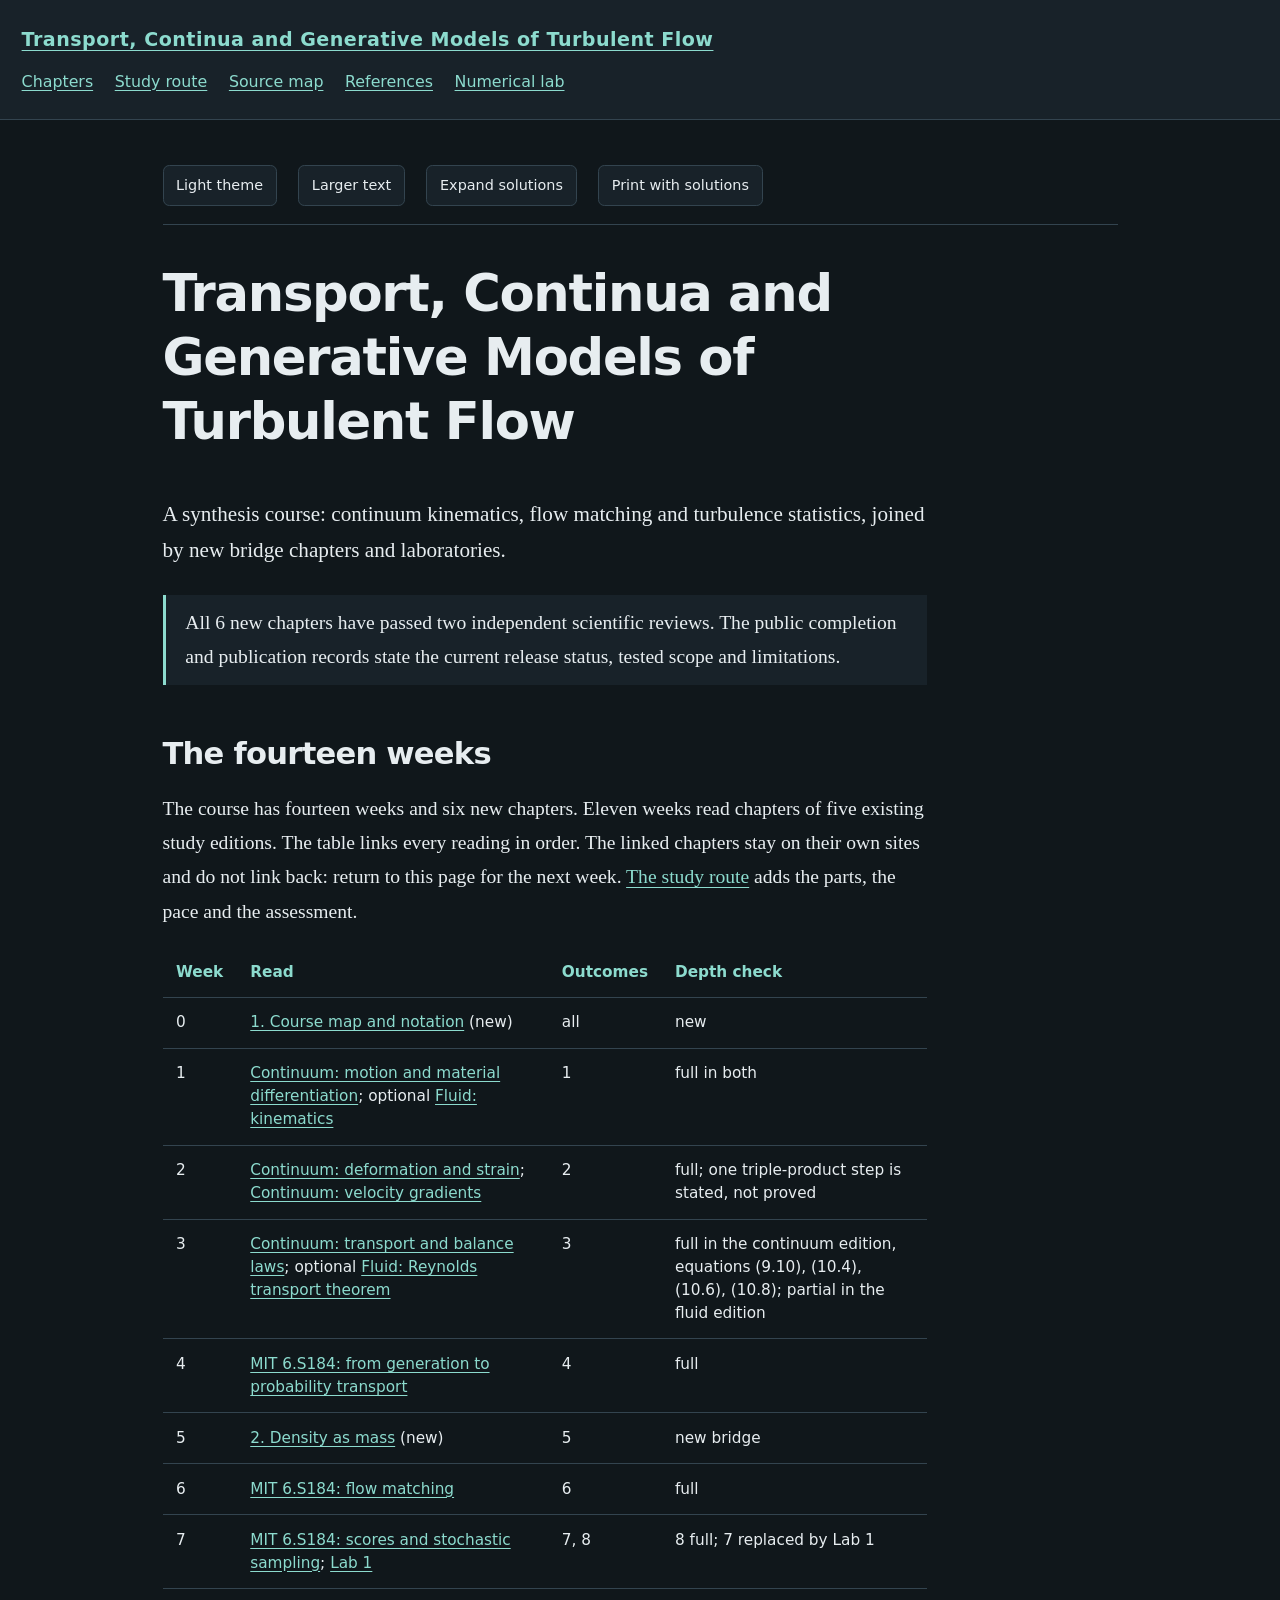
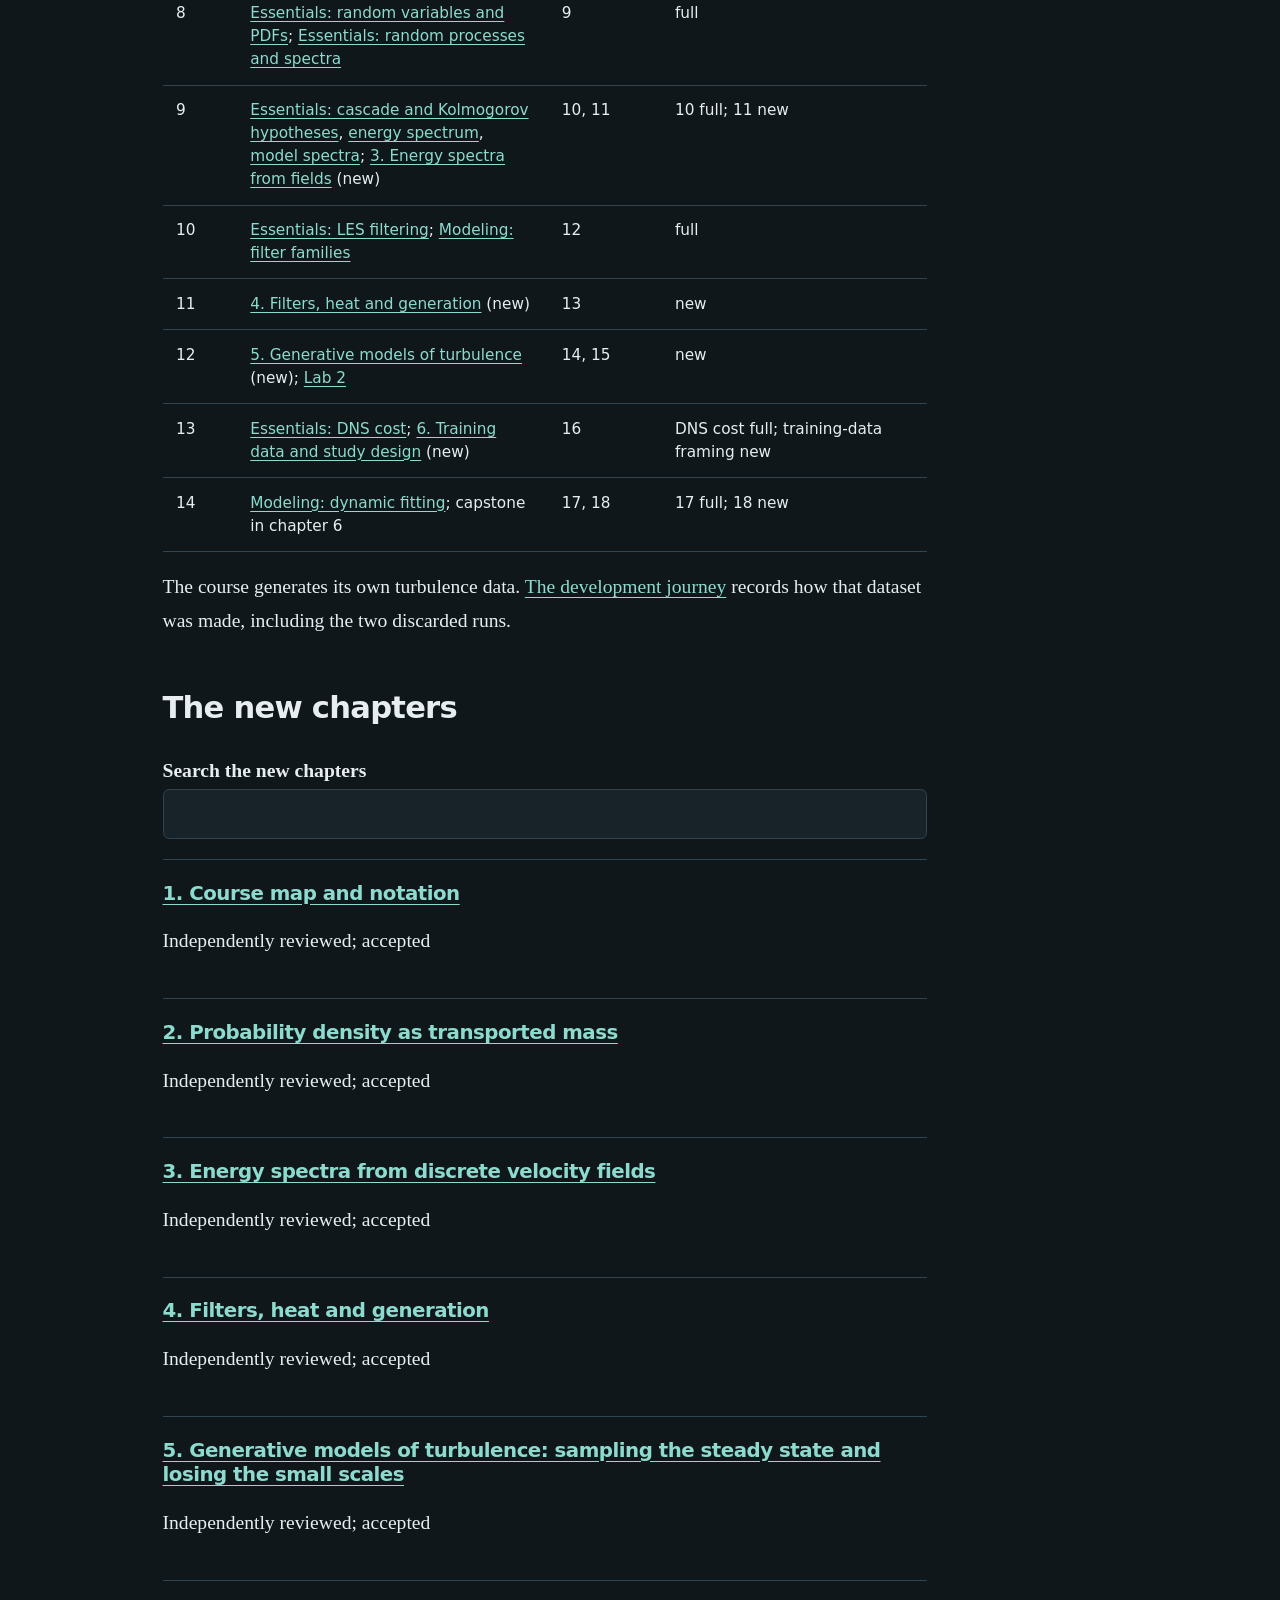
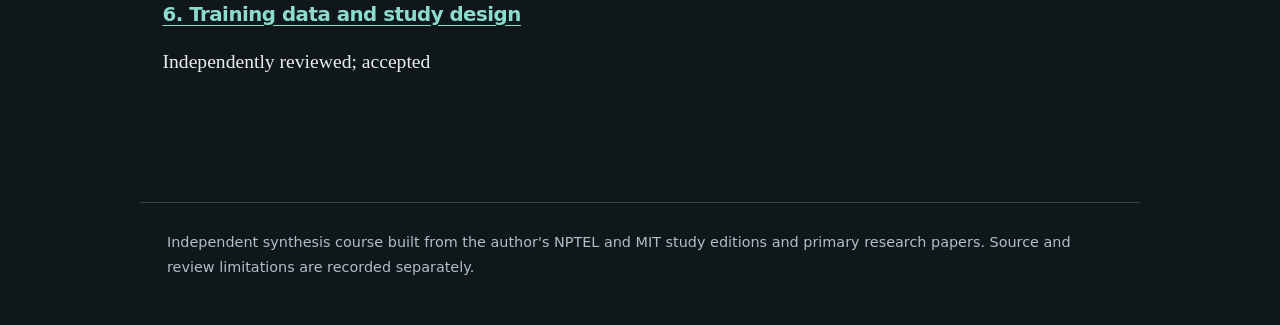
<file: index.html>
<!doctype html>
<html lang="en"><head><meta charset="utf-8"><meta name="viewport" content="width=device-width,initial-scale=1">
<meta name="color-scheme" content="dark light"><meta name="book-content-sha256" content="be8b8bf3f8313af361b15447d24140e40822c28fb6e21b9e889dac845362b344">
<title>Course index · Transport, Continua and Generative Turbulence</title><link rel="icon" href="data:,"><link rel="stylesheet" href="assets/book.css">
<script>window.MathJax={tex:{inlineMath:[['$','$'],['\\(','\\)']],displayMath:[['$$','$$'],['\\[','\\]']],processEscapes:true},svg:{fontCache:'local'},options:{skipHtmlTags:['script','noscript','style','textarea','pre','code']},startup:{pageReady:()=>MathJax.startup.defaultPageReady().then(()=>{document.documentElement.dataset.mathReady='true';})}};</script>
<script defer src="assets/mathjax-tex-svg.js"></script><script defer src="assets/book.js"></script></head>
<body><a class="skip" href="#main">Skip to content</a><header class="site-header"><a class="brand" href="index.html">Transport, Continua and Generative Models of Turbulent Flow</a><nav class="course-nav" aria-label="Book"><a href="index.html">Chapters</a><a href="book-overview.html">Study route</a><a href="source-map.html">Source map</a><a href="references.html">References</a><a href="numerical-lab.html">Numerical lab</a></nav></header>
<div class="layout no-toc"><main id="main"><div class="reading-tools"><button id="theme-toggle" aria-pressed="false">Light theme</button><button id="text-toggle" aria-pressed="false">Larger text</button><button id="solutions-toggle" aria-pressed="false">Expand solutions</button><button id="print-page">Print with solutions</button></div>
<article id="chapter-content"><!-- BOOK-CONTENT-START --><h1>Transport, Continua and Generative Models of Turbulent Flow</h1><p class="lead">A synthesis course: continuum kinematics, flow matching and turbulence statistics, joined by new bridge chapters and laboratories.</p><p class="warning">All 6 new chapters have passed two independent scientific reviews. The public completion and publication records state the current release status, tested scope and limitations.</p><h2 id="weeks">The fourteen weeks</h2><p>The course has fourteen weeks and six new chapters. Eleven weeks read chapters of five existing study editions. The table links every reading in order. The linked chapters stay on their own sites and do not link back: return to this page for the next week. <a href="book-overview.html">The study route</a> adds the parts, the pace and the assessment.</p><table>
<thead><tr><th>Week</th><th>Read</th><th>Outcomes</th><th>Depth check</th></tr></thead>
<tbody>
<tr><td>0</td><td><a href="chapter-01-course-map-and-notation.html">1. Course map and notation</a> (new)</td><td>all</td><td>new</td></tr>
<tr><td>1</td><td><a href="https://az9713.github.io/nptel-continuum-mechanics-iitm-notes/chapter-07-motion-material-derivative.html">Continuum: motion and material differentiation</a>; optional <a href="https://az9713.github.io/nptel-fluid-mechanics-kanpur-notes/chapter-03-kinematics-motion-deformation-and-rotation.html">Fluid: kinematics</a></td><td>1</td><td>full in both</td></tr>
<tr><td>2</td><td><a href="https://az9713.github.io/nptel-continuum-mechanics-iitm-notes/chapter-08-deformation-and-strain.html">Continuum: deformation and strain</a>; <a href="https://az9713.github.io/nptel-continuum-mechanics-iitm-notes/chapter-09-compatibility-and-velocity-gradients.html">Continuum: velocity gradients</a></td><td>2</td><td>full; one triple-product step is stated, not proved</td></tr>
<tr><td>3</td><td><a href="https://az9713.github.io/nptel-continuum-mechanics-iitm-notes/chapter-10-transport-and-balance-laws.html">Continuum: transport and balance laws</a>; optional <a href="https://az9713.github.io/nptel-fluid-mechanics-kanpur-notes/chapter-04-the-reynolds-transport-theorem-and-conservation-of-mass.html">Fluid: Reynolds transport theorem</a></td><td>3</td><td>full in the continuum edition, equations (9.10), (10.4), (10.6), (10.8); partial in the fluid edition</td></tr>
<tr><td>4</td><td><a href="https://az9713.github.io/mit-6s184-flow-diffusion-notes/chapter-01.html">MIT 6.S184: from generation to probability transport</a></td><td>4</td><td>full</td></tr>
<tr><td>5</td><td><a href="chapter-02-density-as-mass.html">2. Density as mass</a> (new)</td><td>5</td><td>new bridge</td></tr>
<tr><td>6</td><td><a href="https://az9713.github.io/mit-6s184-flow-diffusion-notes/chapter-02.html">MIT 6.S184: flow matching</a></td><td>6</td><td>full</td></tr>
<tr><td>7</td><td><a href="https://az9713.github.io/mit-6s184-flow-diffusion-notes/chapter-03.html">MIT 6.S184: scores and stochastic sampling</a>; <a href="numerical-lab.html#lab1">Lab 1</a></td><td>7, 8</td><td>8 full; 7 replaced by Lab 1</td></tr>
<tr><td>8</td><td><a href="https://az9713.github.io/nptel-essentials-of-turbulence-notes/chapter-07-random-variables-and-probability-density-functions.html">Essentials: random variables and PDFs</a>; <a href="https://az9713.github.io/nptel-essentials-of-turbulence-notes/chapter-08-random-processes-spectra-and-random-fields.html">Essentials: random processes and spectra</a></td><td>9</td><td>full</td></tr>
<tr><td>9</td><td><a href="https://az9713.github.io/nptel-essentials-of-turbulence-notes/chapter-10-energy-cascade-and-kolmogorov-hypotheses.html">Essentials: cascade and Kolmogorov hypotheses</a>, <a href="https://az9713.github.io/nptel-essentials-of-turbulence-notes/chapter-11-energy-spectrum.html">energy spectrum</a>, <a href="https://az9713.github.io/nptel-essentials-of-turbulence-notes/chapter-14-kolmogorov-model-dissipation-spectra.html">model spectra</a>; <a href="chapter-03-energy-spectra-from-fields.html">3. Energy spectra from fields</a> (new)</td><td>10, 11</td><td>10 full; 11 new</td></tr>
<tr><td>10</td><td><a href="https://az9713.github.io/nptel-essentials-of-turbulence-notes/chapter-19-les-conceptual-steps-filtering.html">Essentials: LES filtering</a>; <a href="https://az9713.github.io/nptel-turbulence-modeling-notes/chapter-20-filter-families-and-subgrid-viscosity.html">Modeling: filter families</a></td><td>12</td><td>full</td></tr>
<tr><td>11</td><td><a href="chapter-04-filters-heat-and-generation.html">4. Filters, heat and generation</a> (new)</td><td>13</td><td>new</td></tr>
<tr><td>12</td><td><a href="chapter-05-generative-models-of-turbulence.html">5. Generative models of turbulence</a> (new); <a href="numerical-lab.html#lab2">Lab 2</a></td><td>14, 15</td><td>new</td></tr>
<tr><td>13</td><td><a href="https://az9713.github.io/nptel-essentials-of-turbulence-notes/chapter-17-dns-pseudo-spectral-methods-cost.html">Essentials: DNS cost</a>; <a href="chapter-06-training-data-and-study-design.html">6. Training data and study design</a> (new)</td><td>16</td><td>DNS cost full; training-data framing new</td></tr>
<tr><td>14</td><td><a href="https://az9713.github.io/nptel-turbulence-modeling-notes/chapter-22-dynamic-fitting-and-scale-similarity.html">Modeling: dynamic fitting</a>; capstone in chapter 6</td><td>17, 18</td><td>17 full; 18 new</td></tr>
</tbody></table><p>The course generates its own turbulence data. <a href="development-journey.html">The development journey</a> records how that dataset was made, including the two discarded runs.</p><h2 id="new-chapters">The new chapters</h2><label class="search-label" for="lecture-search">Search the new chapters</label><input id="lecture-search" type="search"><p id="search-status" role="status" aria-live="polite"></p><ol class="lecture-list"><li data-lecture><h3><a href="chapter-01-course-map-and-notation.html">1. Course map and notation</a></h3><p>Independently reviewed; accepted</p></li><li data-lecture><h3><a href="chapter-02-density-as-mass.html">2. Probability density as transported mass</a></h3><p>Independently reviewed; accepted</p></li><li data-lecture><h3><a href="chapter-03-energy-spectra-from-fields.html">3. Energy spectra from discrete velocity fields</a></h3><p>Independently reviewed; accepted</p></li><li data-lecture><h3><a href="chapter-04-filters-heat-and-generation.html">4. Filters, heat and generation</a></h3><p>Independently reviewed; accepted</p></li><li data-lecture><h3><a href="chapter-05-generative-models-of-turbulence.html">5. Generative models of turbulence: sampling the steady state and losing the small scales</a></h3><p>Independently reviewed; accepted</p></li><li data-lecture><h3><a href="chapter-06-training-data-and-study-design.html">6. Training data and study design</a></h3><p>Independently reviewed; accepted</p></li></ol><!-- BOOK-CONTENT-END --></article></main></div><footer class="site-footer">Independent synthesis course built from the author's NPTEL and MIT study editions and primary research papers. Source and review limitations are recorded separately.</footer></body></html>
</file>
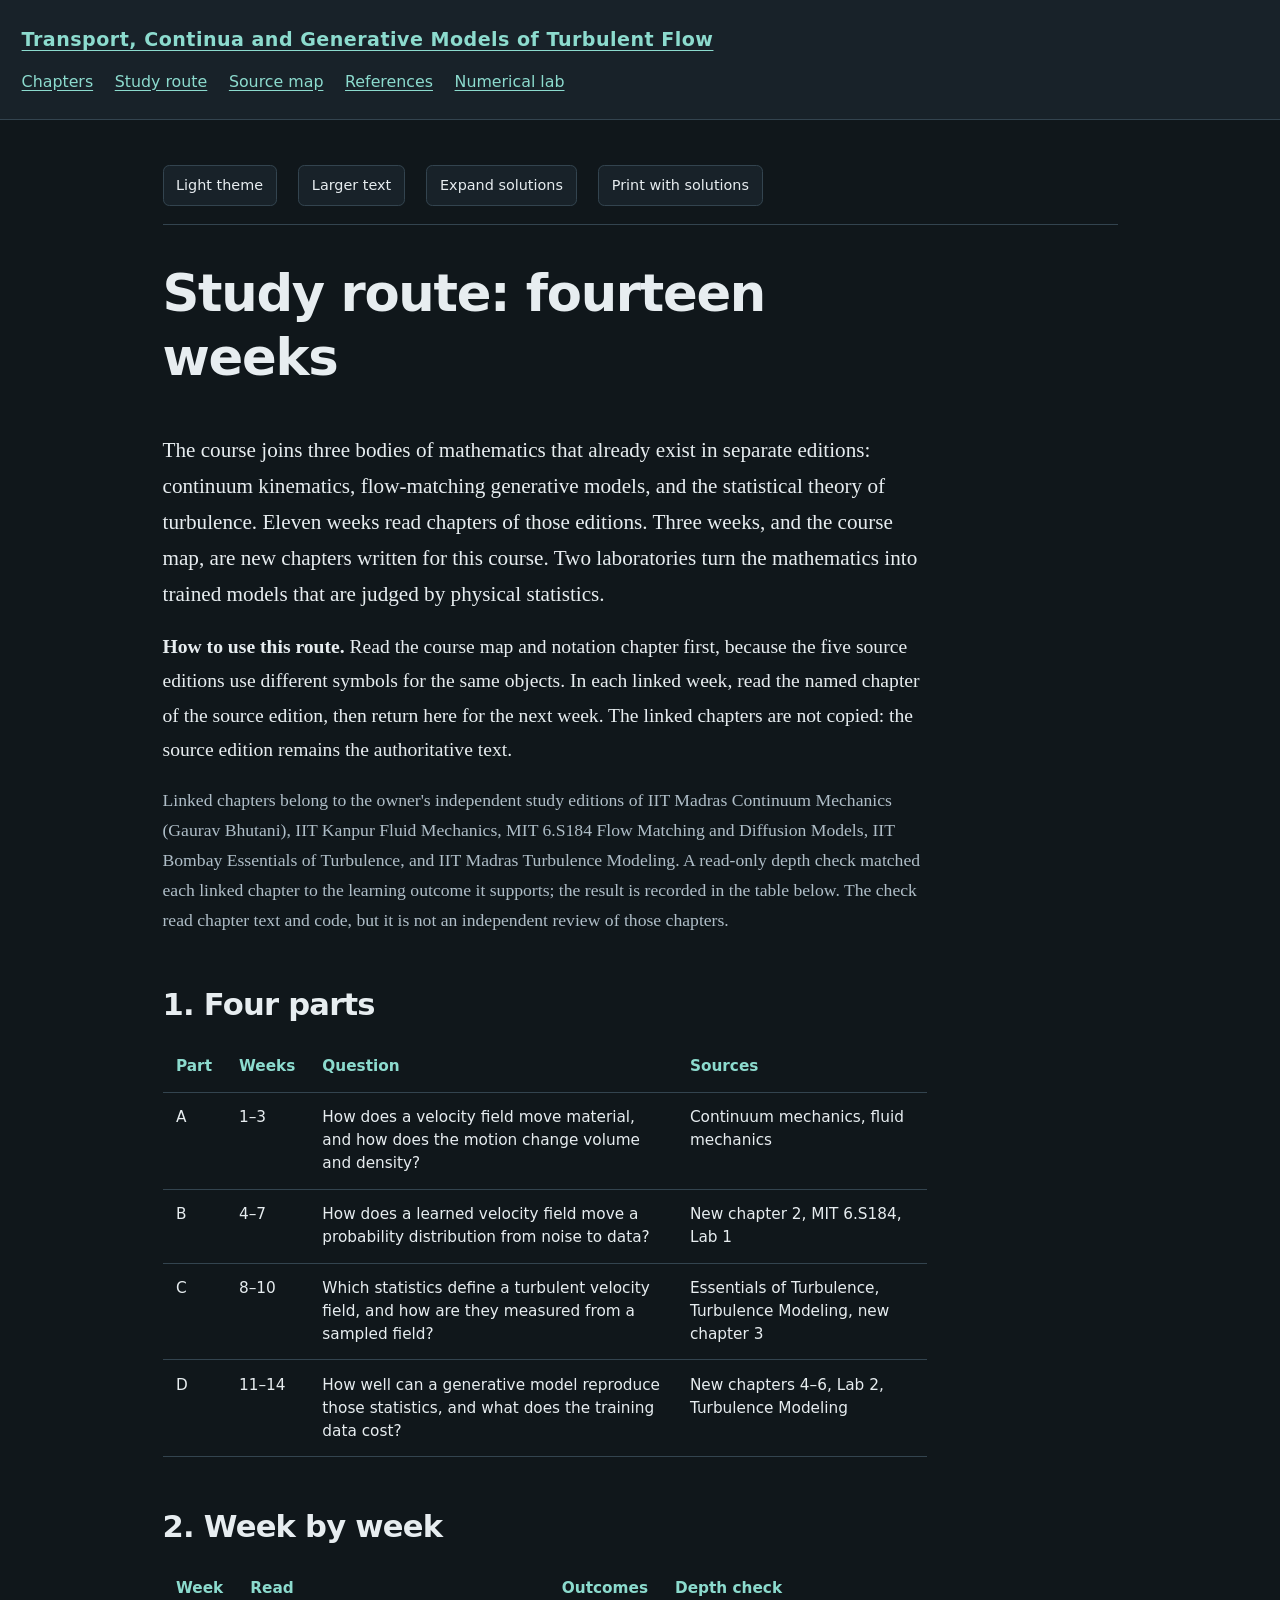
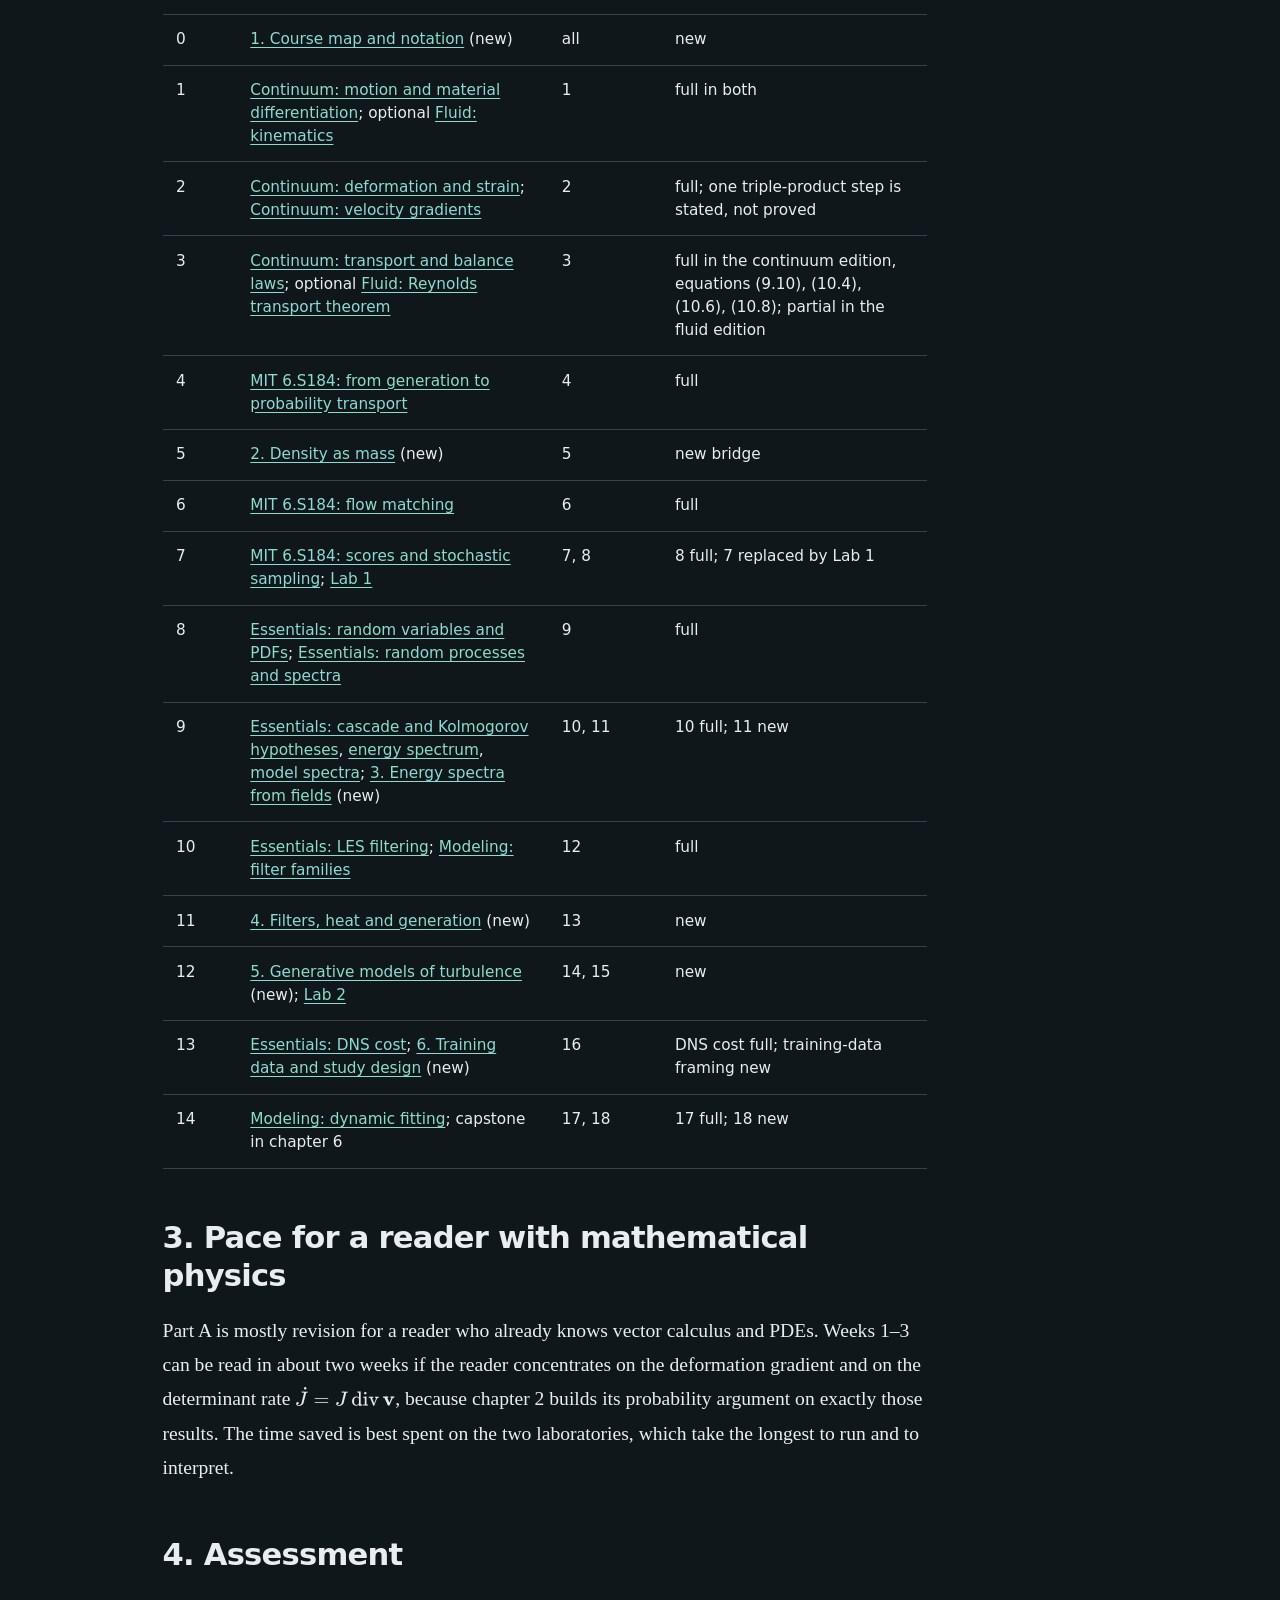
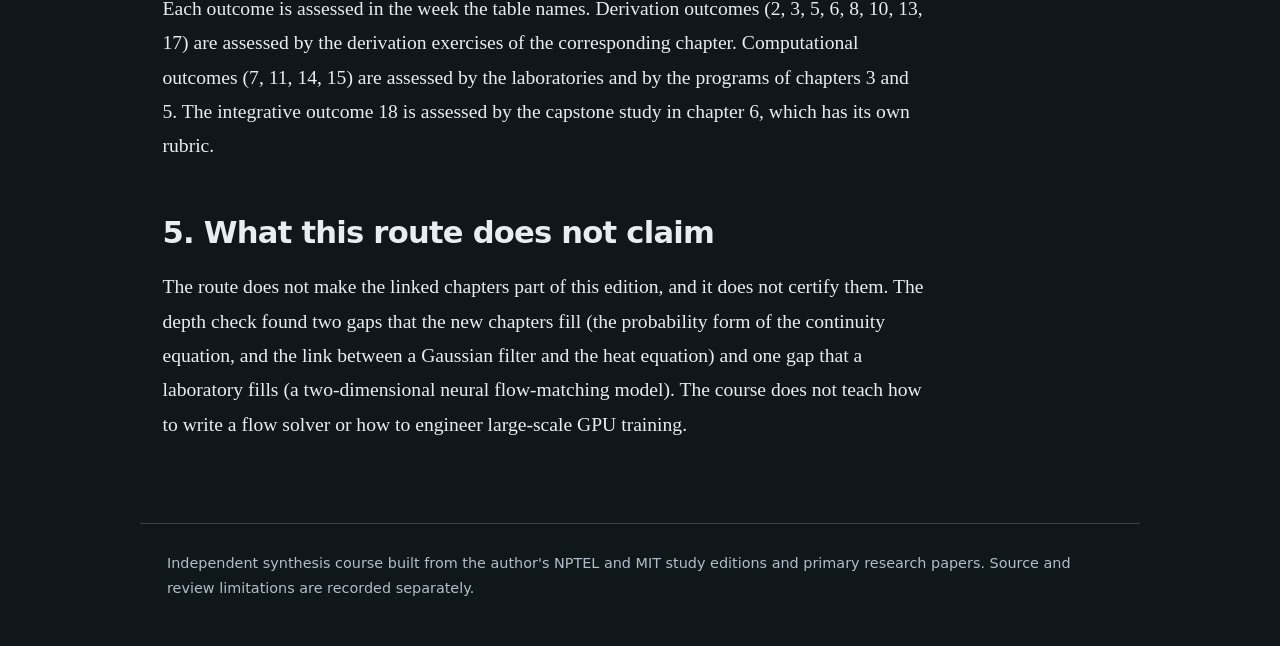
<file: book-overview.html>
<!doctype html>
<html lang="en"><head><meta charset="utf-8"><meta name="viewport" content="width=device-width,initial-scale=1">
<meta name="color-scheme" content="dark light"><meta name="book-content-sha256" content="9ee922398c0be22963307151e6d718e9b4b3cd11d7727a88751f965921d3dc52">
<title>Study route · Transport, Continua and Generative Turbulence</title><link rel="icon" href="data:,"><link rel="stylesheet" href="assets/book.css">
<script>window.MathJax={tex:{inlineMath:[['$','$'],['\\(','\\)']],displayMath:[['$$','$$'],['\\[','\\]']],processEscapes:true},svg:{fontCache:'local'},options:{skipHtmlTags:['script','noscript','style','textarea','pre','code']},startup:{pageReady:()=>MathJax.startup.defaultPageReady().then(()=>{document.documentElement.dataset.mathReady='true';})}};</script>
<script defer src="assets/mathjax-tex-svg.js"></script><script defer src="assets/book.js"></script></head>
<body><a class="skip" href="#main">Skip to content</a><header class="site-header"><a class="brand" href="index.html">Transport, Continua and Generative Models of Turbulent Flow</a><nav class="course-nav" aria-label="Book"><a href="index.html">Chapters</a><a href="book-overview.html">Study route</a><a href="source-map.html">Source map</a><a href="references.html">References</a><a href="numerical-lab.html">Numerical lab</a></nav></header>
<div class="layout no-toc"><main id="main"><div class="reading-tools"><button id="theme-toggle" aria-pressed="false">Light theme</button><button id="text-toggle" aria-pressed="false">Larger text</button><button id="solutions-toggle" aria-pressed="false">Expand solutions</button><button id="print-page">Print with solutions</button></div>
<article id="chapter-content"><!-- BOOK-CONTENT-START --><h1 id="study-route">Study route: fourteen weeks</h1>
<p class="lead">The course joins three bodies of mathematics that already exist in separate editions: continuum kinematics, flow-matching generative models, and the statistical theory of turbulence. Eleven weeks read chapters of those editions. Three weeks, and the course map, are new chapters written for this course. Two laboratories turn the mathematics into trained models that are judged by physical statistics.</p>
<div class="learning-map"><strong>How to use this route.</strong> Read the course map and notation chapter first, because the five source editions use different symbols for the same objects. In each linked week, read the named chapter of the source edition, then return here for the next week. The linked chapters are not copied: the source edition remains the authoritative text.</div>
<p class="source-note">Linked chapters belong to the owner's independent study editions of IIT Madras Continuum Mechanics (Gaurav Bhutani), IIT Kanpur Fluid Mechanics, MIT 6.S184 Flow Matching and Diffusion Models, IIT Bombay Essentials of Turbulence, and IIT Madras Turbulence Modeling. A read-only depth check matched each linked chapter to the learning outcome it supports; the result is recorded in the table below. The check read chapter text and code, but it is not an independent review of those chapters.</p>

<h2 id="parts">1. Four parts</h2>
<table>
<thead><tr><th>Part</th><th>Weeks</th><th>Question</th><th>Sources</th></tr></thead>
<tbody>
<tr><td>A</td><td>1–3</td><td>How does a velocity field move material, and how does the motion change volume and density?</td><td>Continuum mechanics, fluid mechanics</td></tr>
<tr><td>B</td><td>4–7</td><td>How does a learned velocity field move a probability distribution from noise to data?</td><td>New chapter 2, MIT 6.S184, Lab 1</td></tr>
<tr><td>C</td><td>8–10</td><td>Which statistics define a turbulent velocity field, and how are they measured from a sampled field?</td><td>Essentials of Turbulence, Turbulence Modeling, new chapter 3</td></tr>
<tr><td>D</td><td>11–14</td><td>How well can a generative model reproduce those statistics, and what does the training data cost?</td><td>New chapters 4–6, Lab 2, Turbulence Modeling</td></tr>
</tbody></table>

<h2 id="weeks">2. Week by week</h2>
<table>
<thead><tr><th>Week</th><th>Read</th><th>Outcomes</th><th>Depth check</th></tr></thead>
<tbody>
<tr><td>0</td><td><a href="chapter-01-course-map-and-notation.html">1. Course map and notation</a> (new)</td><td>all</td><td>new</td></tr>
<tr><td>1</td><td><a href="https://az9713.github.io/nptel-continuum-mechanics-iitm-notes/chapter-07-motion-material-derivative.html">Continuum: motion and material differentiation</a>; optional <a href="https://az9713.github.io/nptel-fluid-mechanics-kanpur-notes/chapter-03-kinematics-motion-deformation-and-rotation.html">Fluid: kinematics</a></td><td>1</td><td>full in both</td></tr>
<tr><td>2</td><td><a href="https://az9713.github.io/nptel-continuum-mechanics-iitm-notes/chapter-08-deformation-and-strain.html">Continuum: deformation and strain</a>; <a href="https://az9713.github.io/nptel-continuum-mechanics-iitm-notes/chapter-09-compatibility-and-velocity-gradients.html">Continuum: velocity gradients</a></td><td>2</td><td>full; one triple-product step is stated, not proved</td></tr>
<tr><td>3</td><td><a href="https://az9713.github.io/nptel-continuum-mechanics-iitm-notes/chapter-10-transport-and-balance-laws.html">Continuum: transport and balance laws</a>; optional <a href="https://az9713.github.io/nptel-fluid-mechanics-kanpur-notes/chapter-04-the-reynolds-transport-theorem-and-conservation-of-mass.html">Fluid: Reynolds transport theorem</a></td><td>3</td><td>full in the continuum edition, equations (9.10), (10.4), (10.6), (10.8); partial in the fluid edition</td></tr>
<tr><td>4</td><td><a href="https://az9713.github.io/mit-6s184-flow-diffusion-notes/chapter-01.html">MIT 6.S184: from generation to probability transport</a></td><td>4</td><td>full</td></tr>
<tr><td>5</td><td><a href="chapter-02-density-as-mass.html">2. Density as mass</a> (new)</td><td>5</td><td>new bridge</td></tr>
<tr><td>6</td><td><a href="https://az9713.github.io/mit-6s184-flow-diffusion-notes/chapter-02.html">MIT 6.S184: flow matching</a></td><td>6</td><td>full</td></tr>
<tr><td>7</td><td><a href="https://az9713.github.io/mit-6s184-flow-diffusion-notes/chapter-03.html">MIT 6.S184: scores and stochastic sampling</a>; <a href="numerical-lab.html#lab1">Lab 1</a></td><td>7, 8</td><td>8 full; 7 replaced by Lab 1</td></tr>
<tr><td>8</td><td><a href="https://az9713.github.io/nptel-essentials-of-turbulence-notes/chapter-07-random-variables-and-probability-density-functions.html">Essentials: random variables and PDFs</a>; <a href="https://az9713.github.io/nptel-essentials-of-turbulence-notes/chapter-08-random-processes-spectra-and-random-fields.html">Essentials: random processes and spectra</a></td><td>9</td><td>full</td></tr>
<tr><td>9</td><td><a href="https://az9713.github.io/nptel-essentials-of-turbulence-notes/chapter-10-energy-cascade-and-kolmogorov-hypotheses.html">Essentials: cascade and Kolmogorov hypotheses</a>, <a href="https://az9713.github.io/nptel-essentials-of-turbulence-notes/chapter-11-energy-spectrum.html">energy spectrum</a>, <a href="https://az9713.github.io/nptel-essentials-of-turbulence-notes/chapter-14-kolmogorov-model-dissipation-spectra.html">model spectra</a>; <a href="chapter-03-energy-spectra-from-fields.html">3. Energy spectra from fields</a> (new)</td><td>10, 11</td><td>10 full; 11 new</td></tr>
<tr><td>10</td><td><a href="https://az9713.github.io/nptel-essentials-of-turbulence-notes/chapter-19-les-conceptual-steps-filtering.html">Essentials: LES filtering</a>; <a href="https://az9713.github.io/nptel-turbulence-modeling-notes/chapter-20-filter-families-and-subgrid-viscosity.html">Modeling: filter families</a></td><td>12</td><td>full</td></tr>
<tr><td>11</td><td><a href="chapter-04-filters-heat-and-generation.html">4. Filters, heat and generation</a> (new)</td><td>13</td><td>new</td></tr>
<tr><td>12</td><td><a href="chapter-05-generative-models-of-turbulence.html">5. Generative models of turbulence</a> (new); <a href="numerical-lab.html#lab2">Lab 2</a></td><td>14, 15</td><td>new</td></tr>
<tr><td>13</td><td><a href="https://az9713.github.io/nptel-essentials-of-turbulence-notes/chapter-17-dns-pseudo-spectral-methods-cost.html">Essentials: DNS cost</a>; <a href="chapter-06-training-data-and-study-design.html">6. Training data and study design</a> (new)</td><td>16</td><td>DNS cost full; training-data framing new</td></tr>
<tr><td>14</td><td><a href="https://az9713.github.io/nptel-turbulence-modeling-notes/chapter-22-dynamic-fitting-and-scale-similarity.html">Modeling: dynamic fitting</a>; capstone in chapter 6</td><td>17, 18</td><td>17 full; 18 new</td></tr>
</tbody></table>

<h2 id="pace">3. Pace for a reader with mathematical physics</h2>
<p>Part A is mostly revision for a reader who already knows vector calculus and PDEs. Weeks 1–3 can be read in about two weeks if the reader concentrates on the deformation gradient and on the determinant rate $\dot J=J\,\mathrm{div}\,\mathbf v$, because chapter 2 builds its probability argument on exactly those results. The time saved is best spent on the two laboratories, which take the longest to run and to interpret.</p>

<h2 id="assessment">4. Assessment</h2>
<p>Each outcome is assessed in the week the table names. Derivation outcomes (2, 3, 5, 6, 8, 10, 13, 17) are assessed by the derivation exercises of the corresponding chapter. Computational outcomes (7, 11, 14, 15) are assessed by the laboratories and by the programs of chapters 3 and 5. The integrative outcome 18 is assessed by the capstone study in chapter 6, which has its own rubric.</p>

<h2 id="limits">5. What this route does not claim</h2>
<p>The route does not make the linked chapters part of this edition, and it does not certify them. The depth check found two gaps that the new chapters fill (the probability form of the continuity equation, and the link between a Gaussian filter and the heat equation) and one gap that a laboratory fills (a two-dimensional neural flow-matching model). The course does not teach how to write a flow solver or how to engineer large-scale GPU training.</p>
<!-- BOOK-CONTENT-END --></article></main></div><footer class="site-footer">Independent synthesis course built from the author's NPTEL and MIT study editions and primary research papers. Source and review limitations are recorded separately.</footer></body></html>
</file>
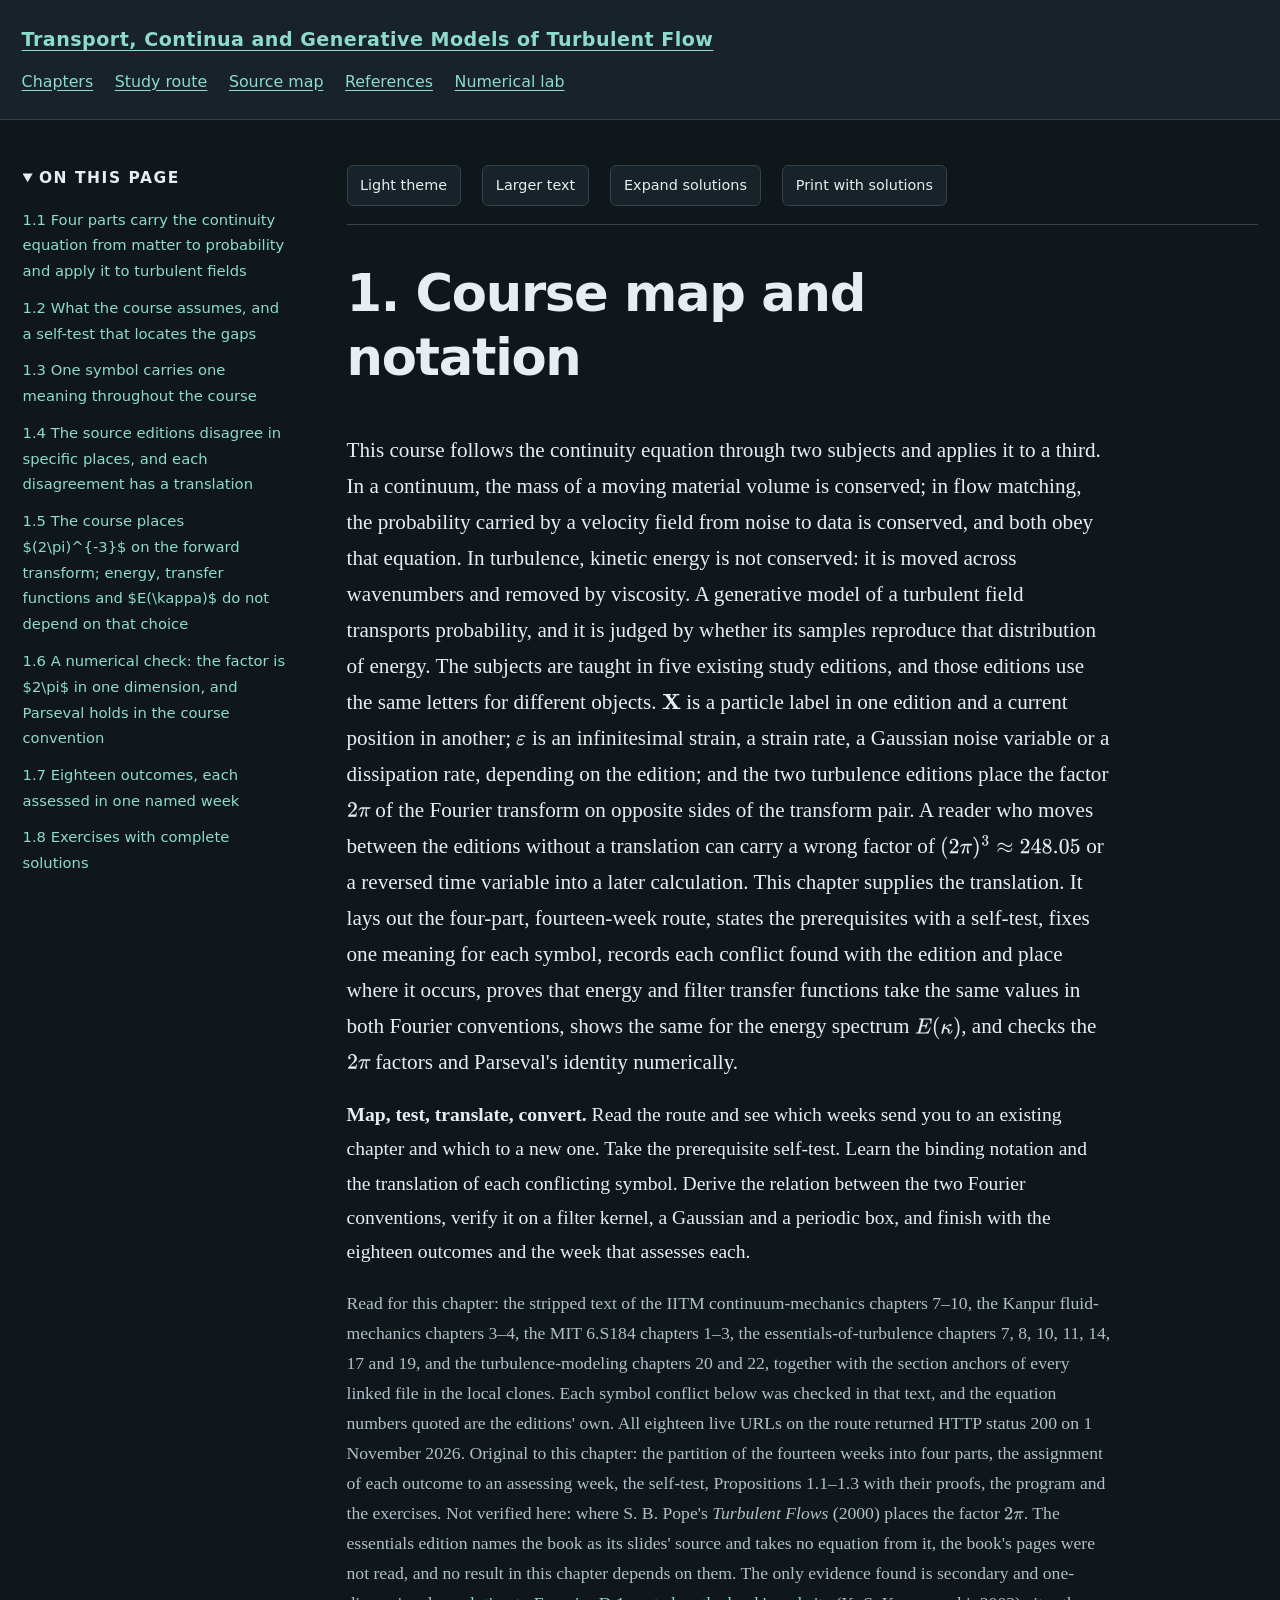
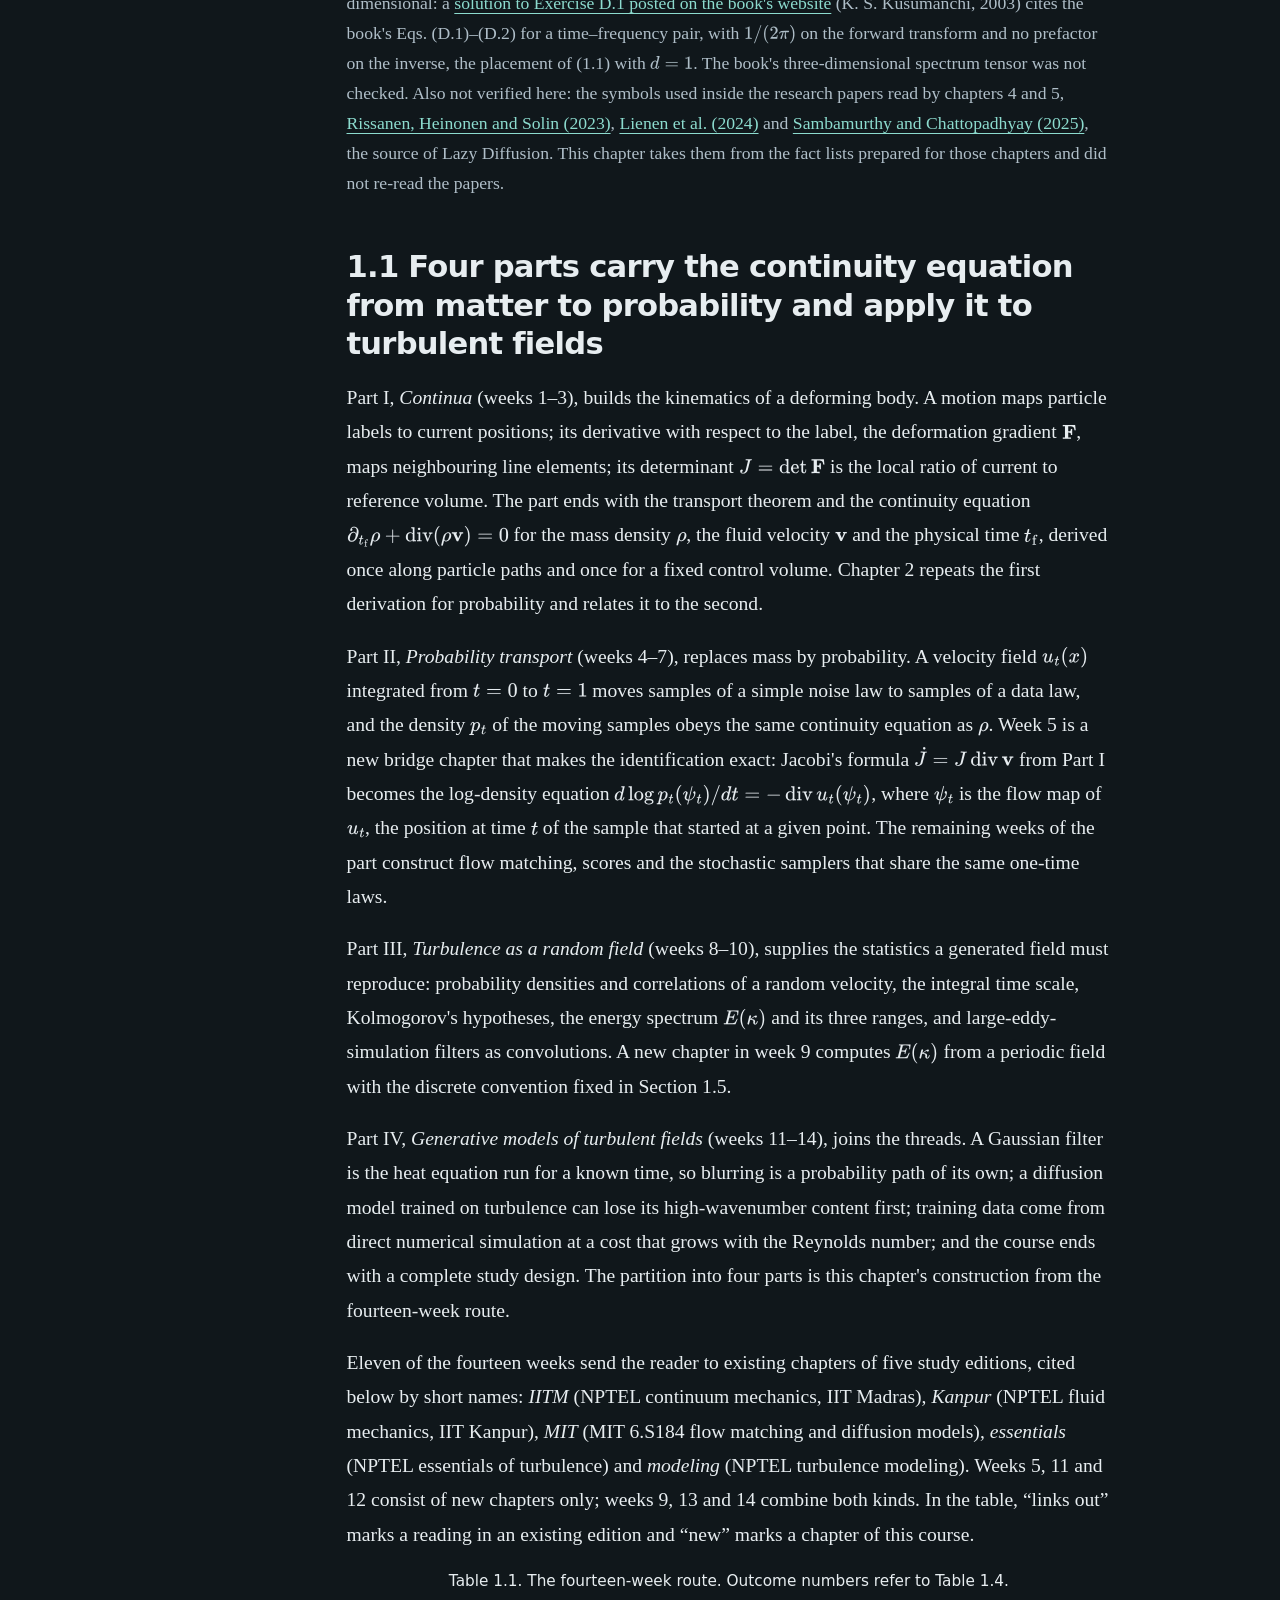
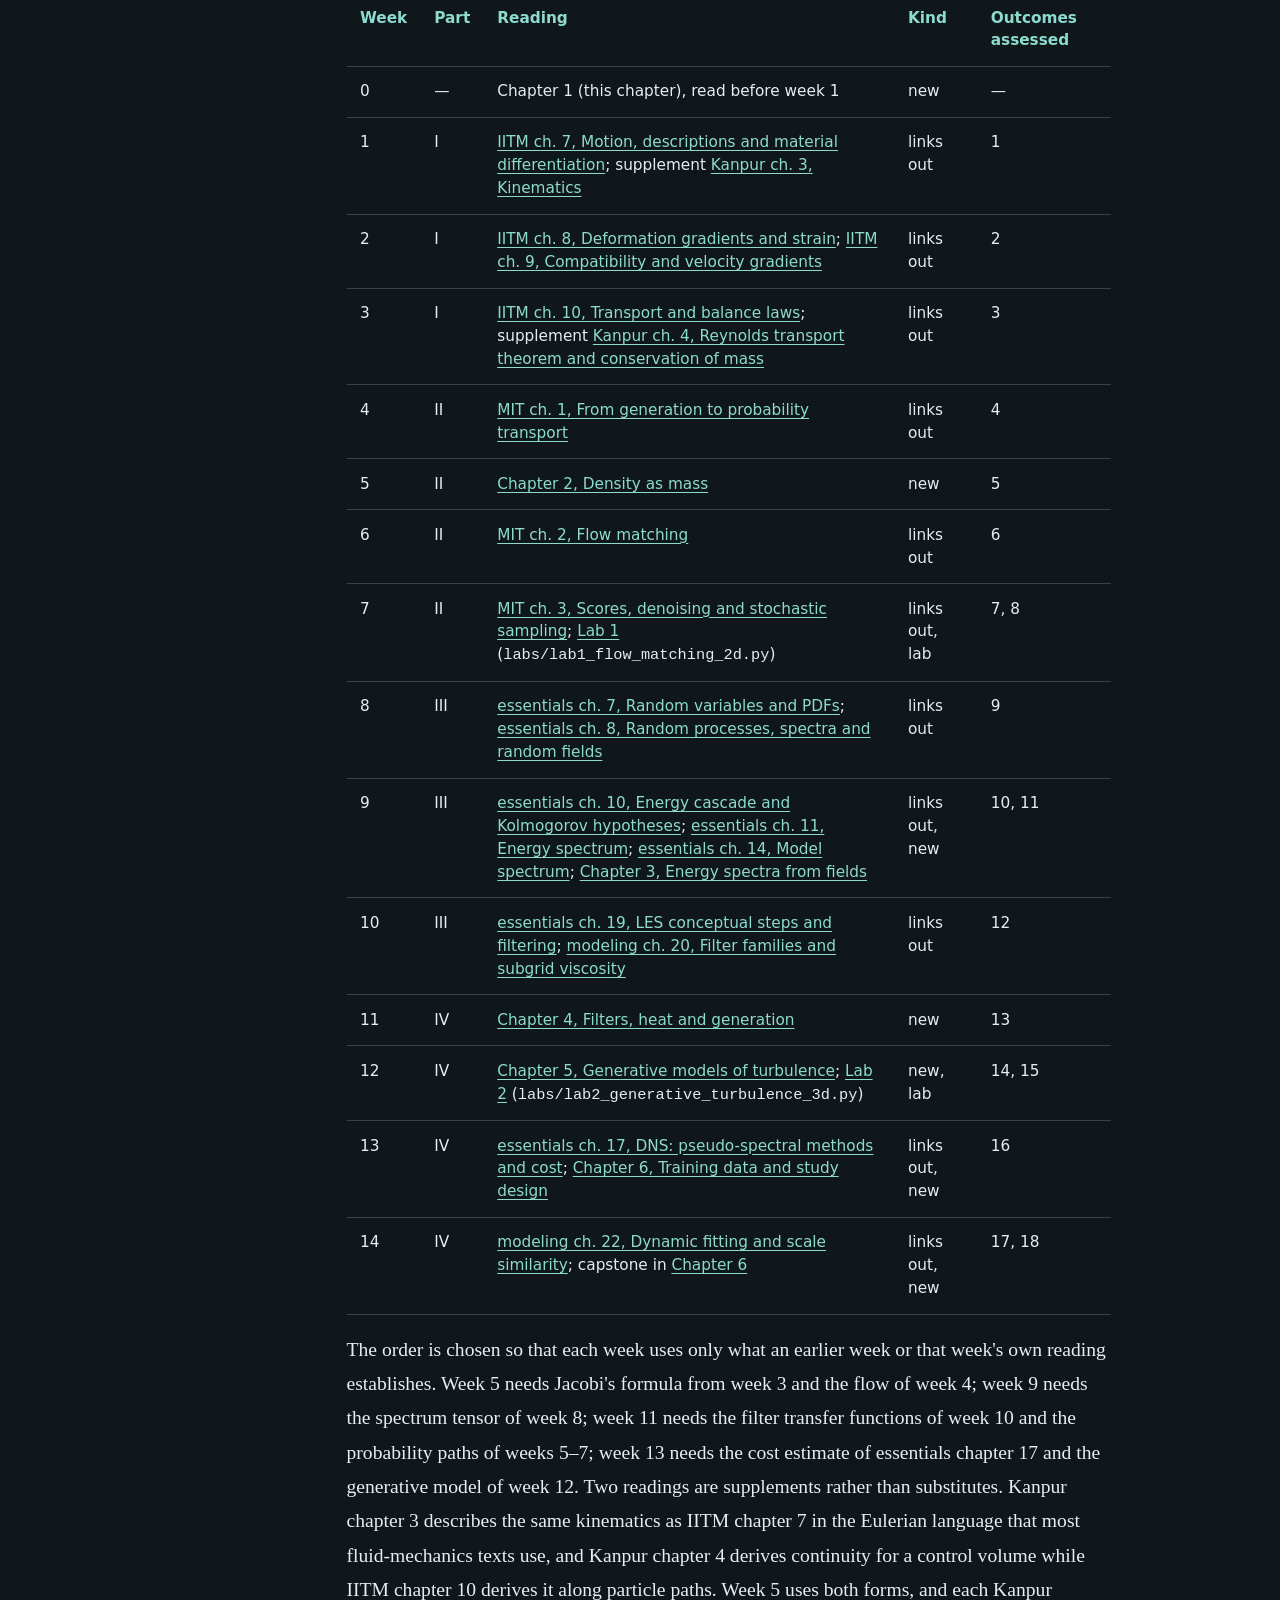
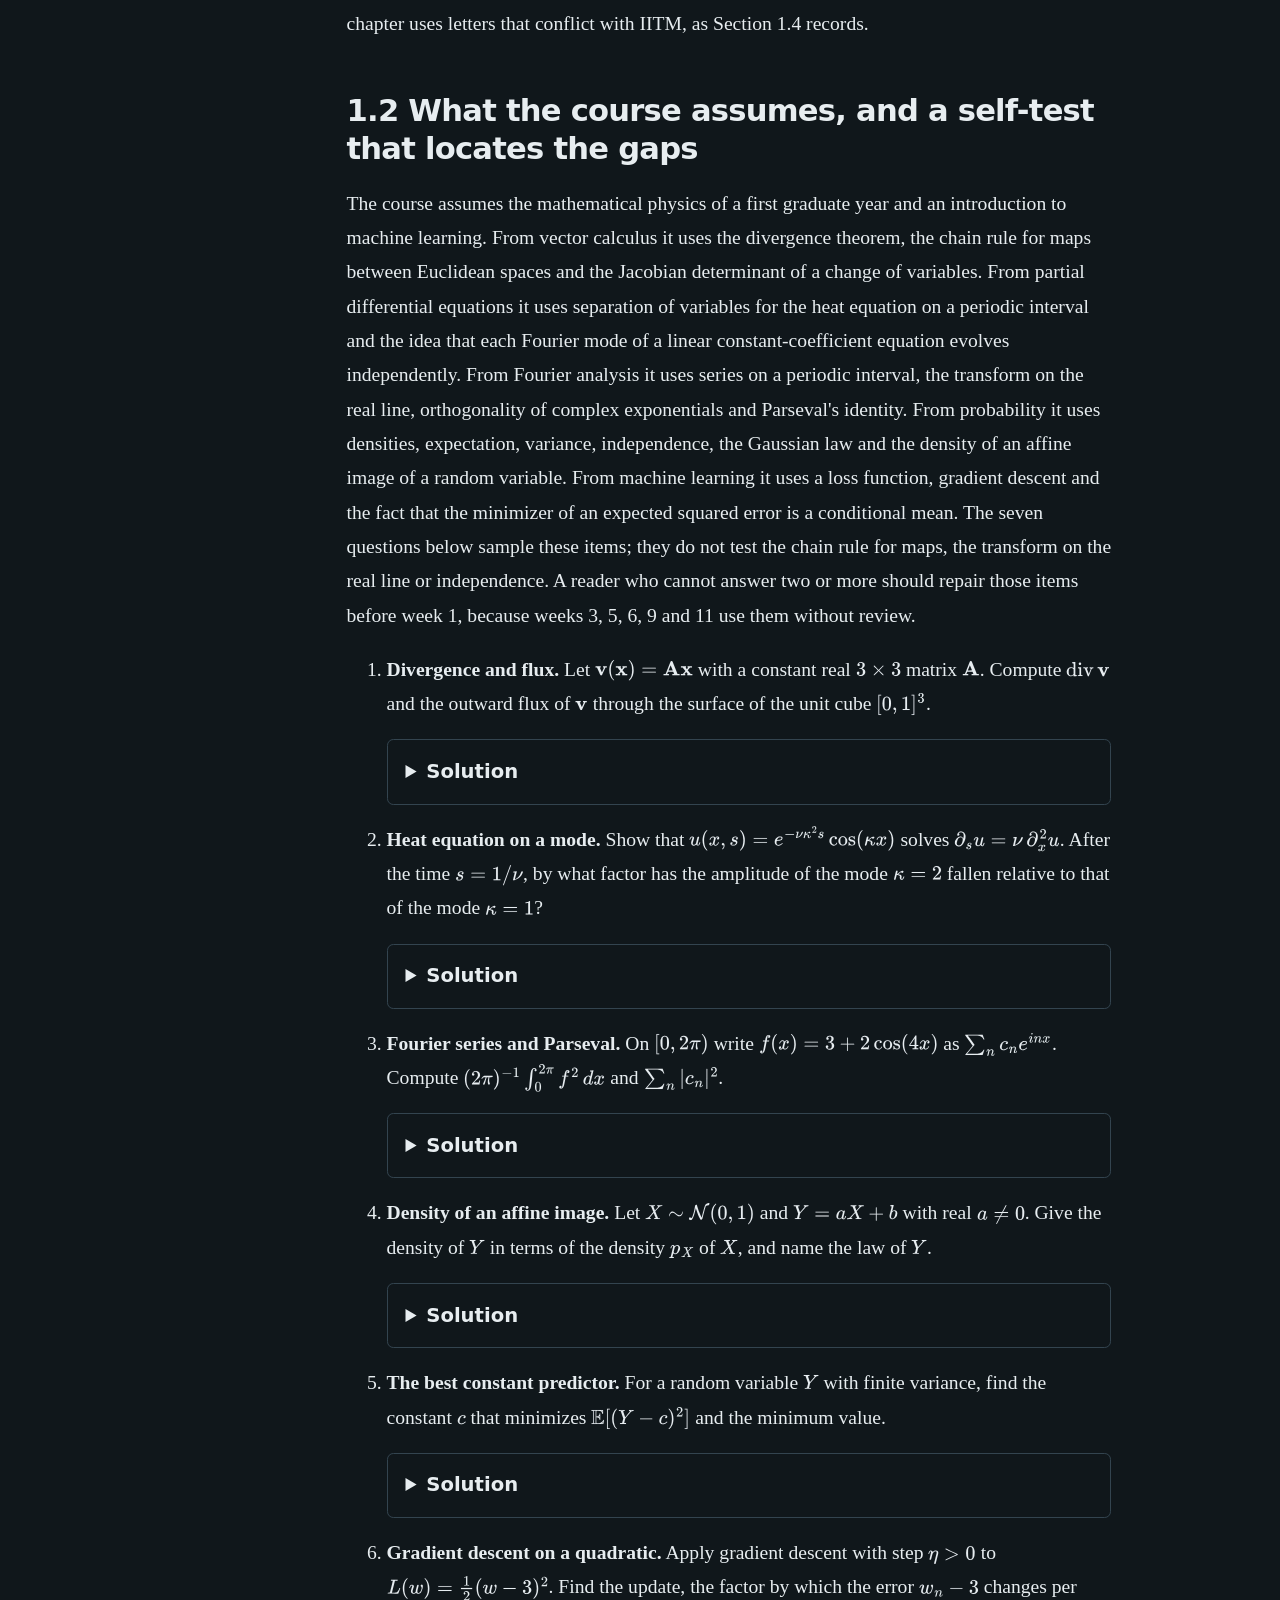
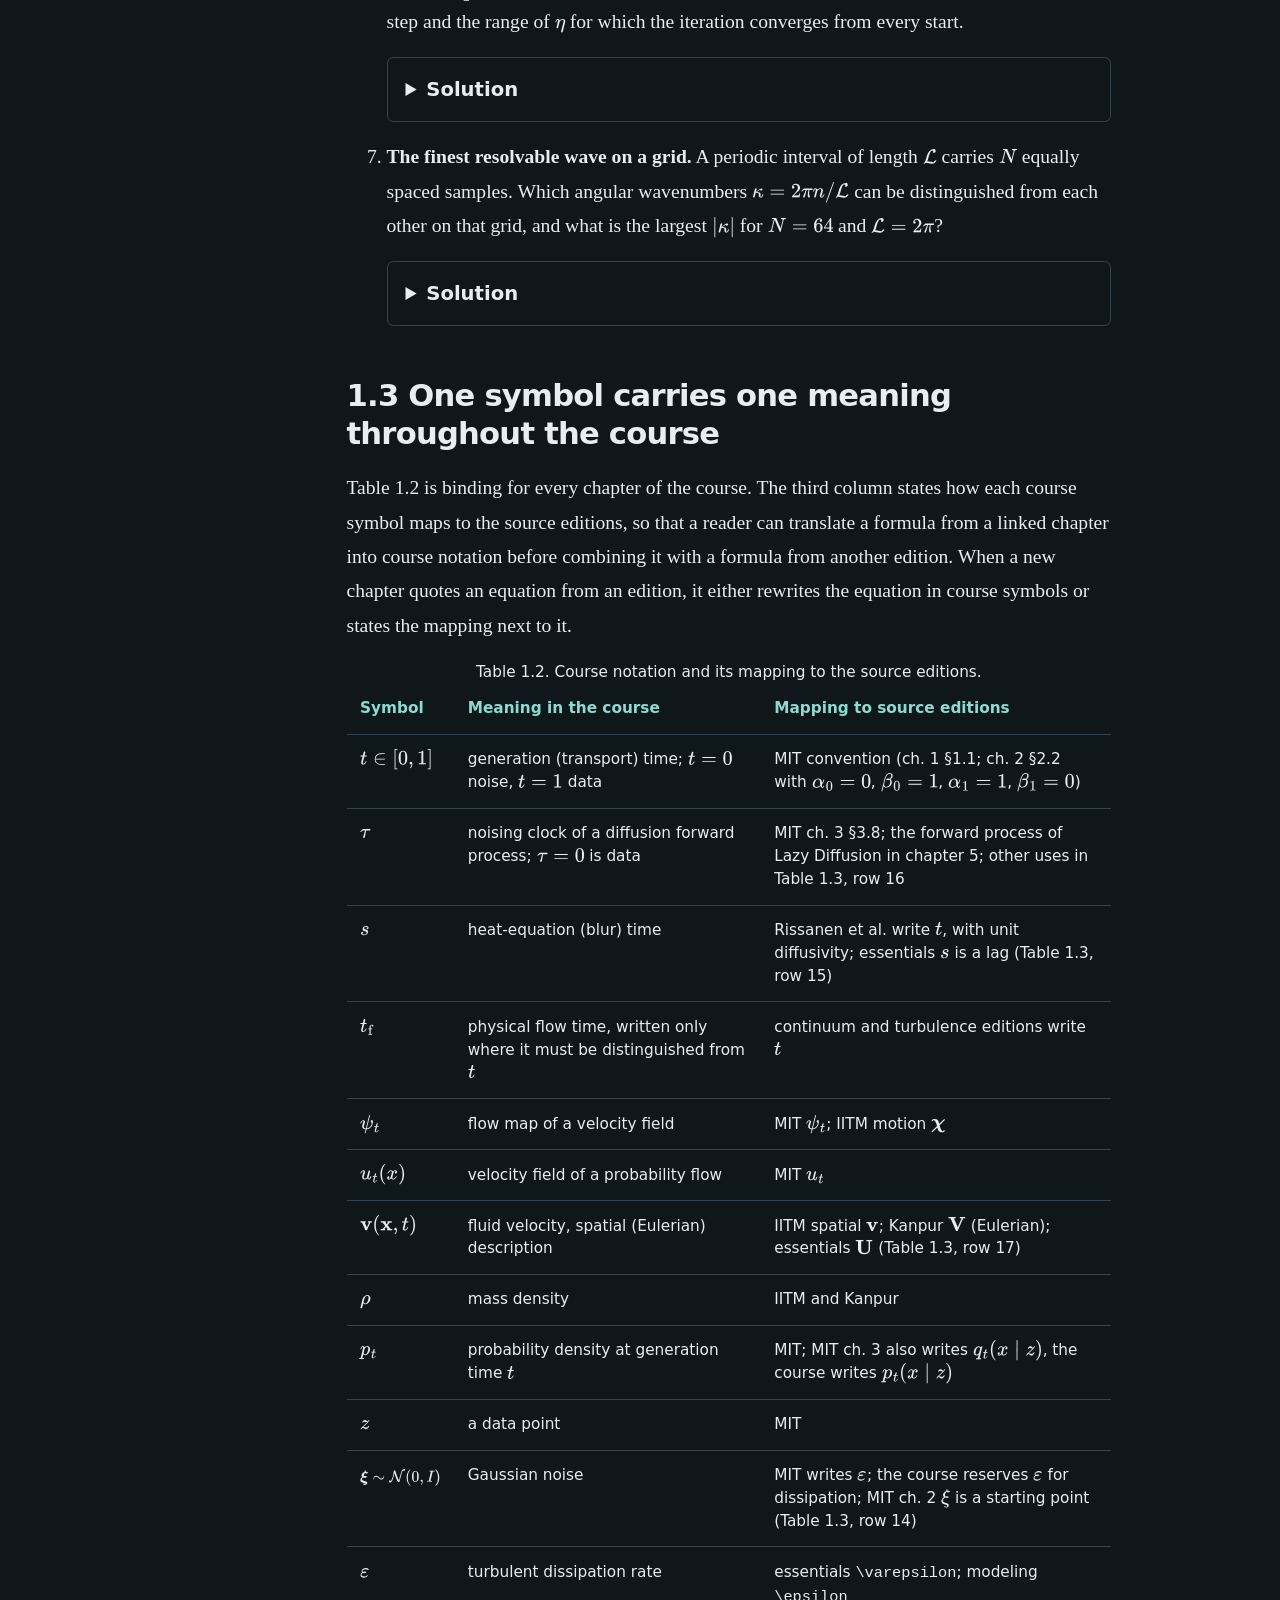
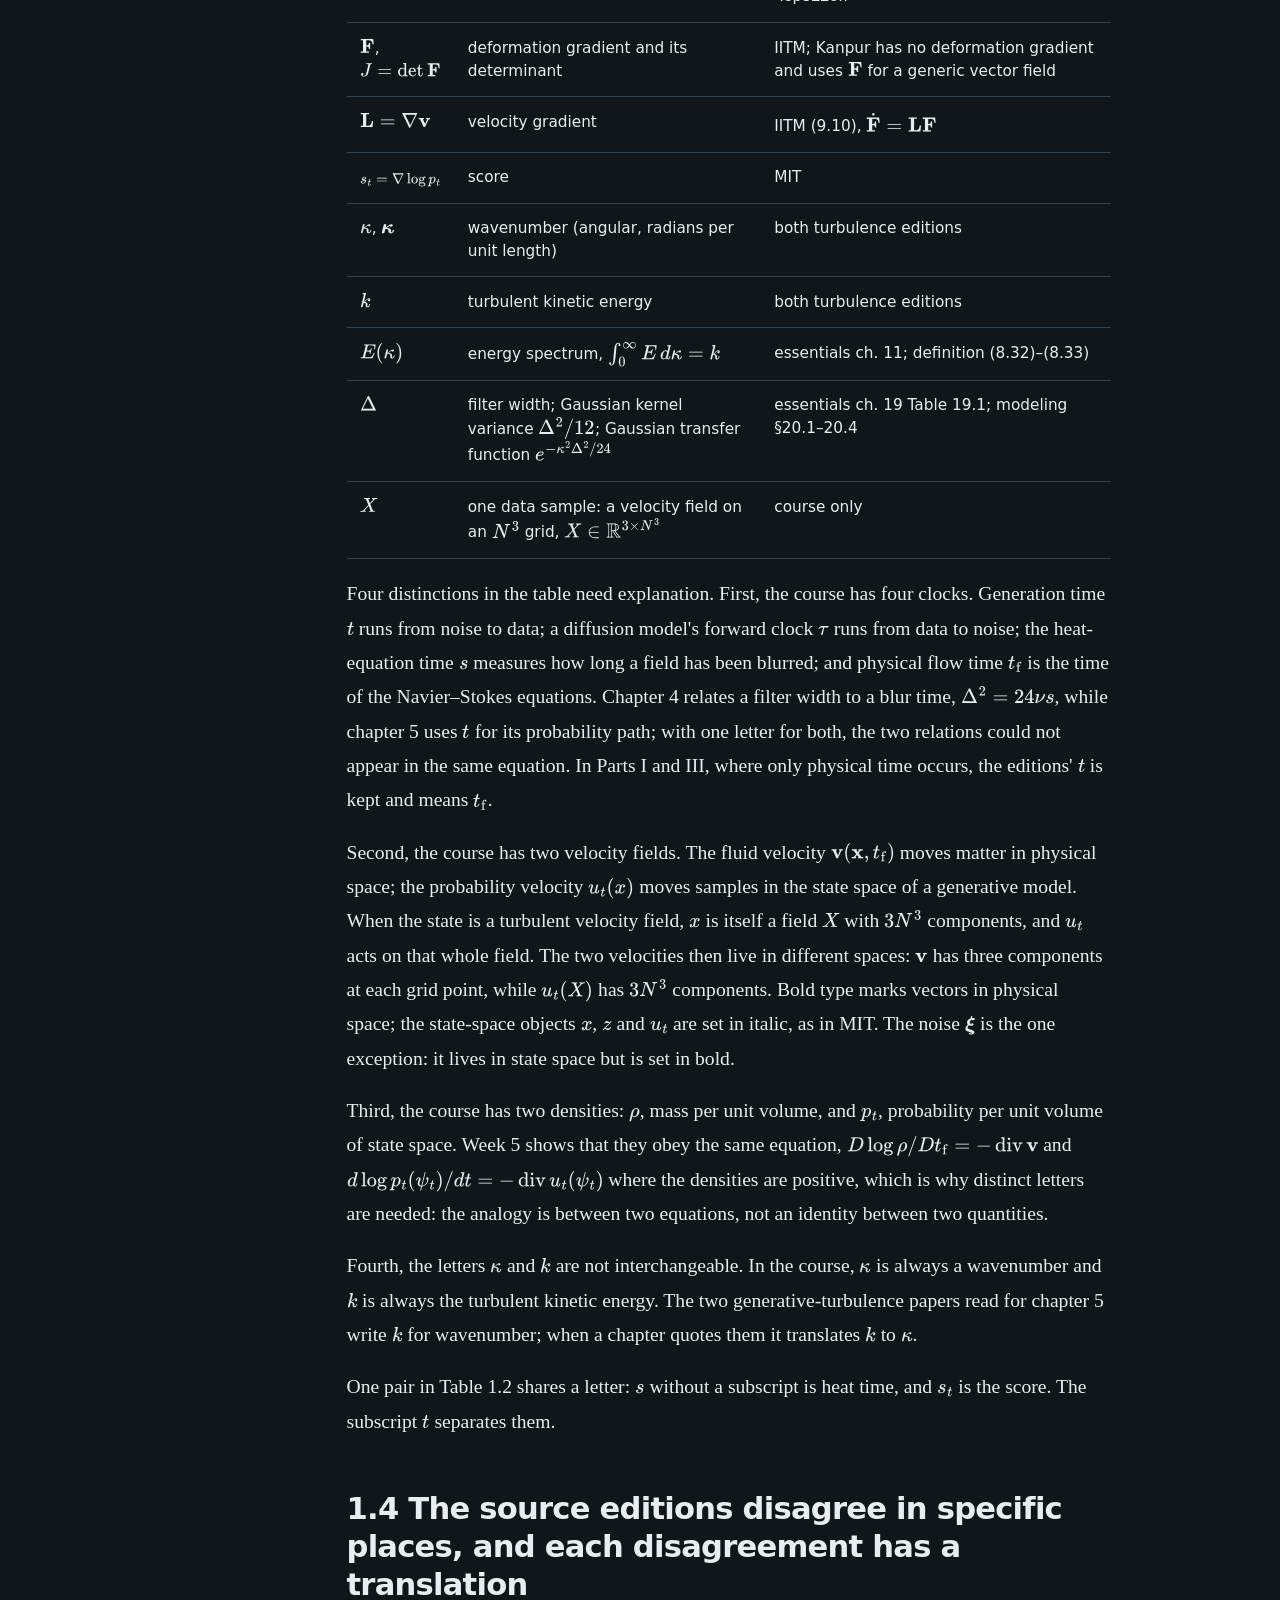
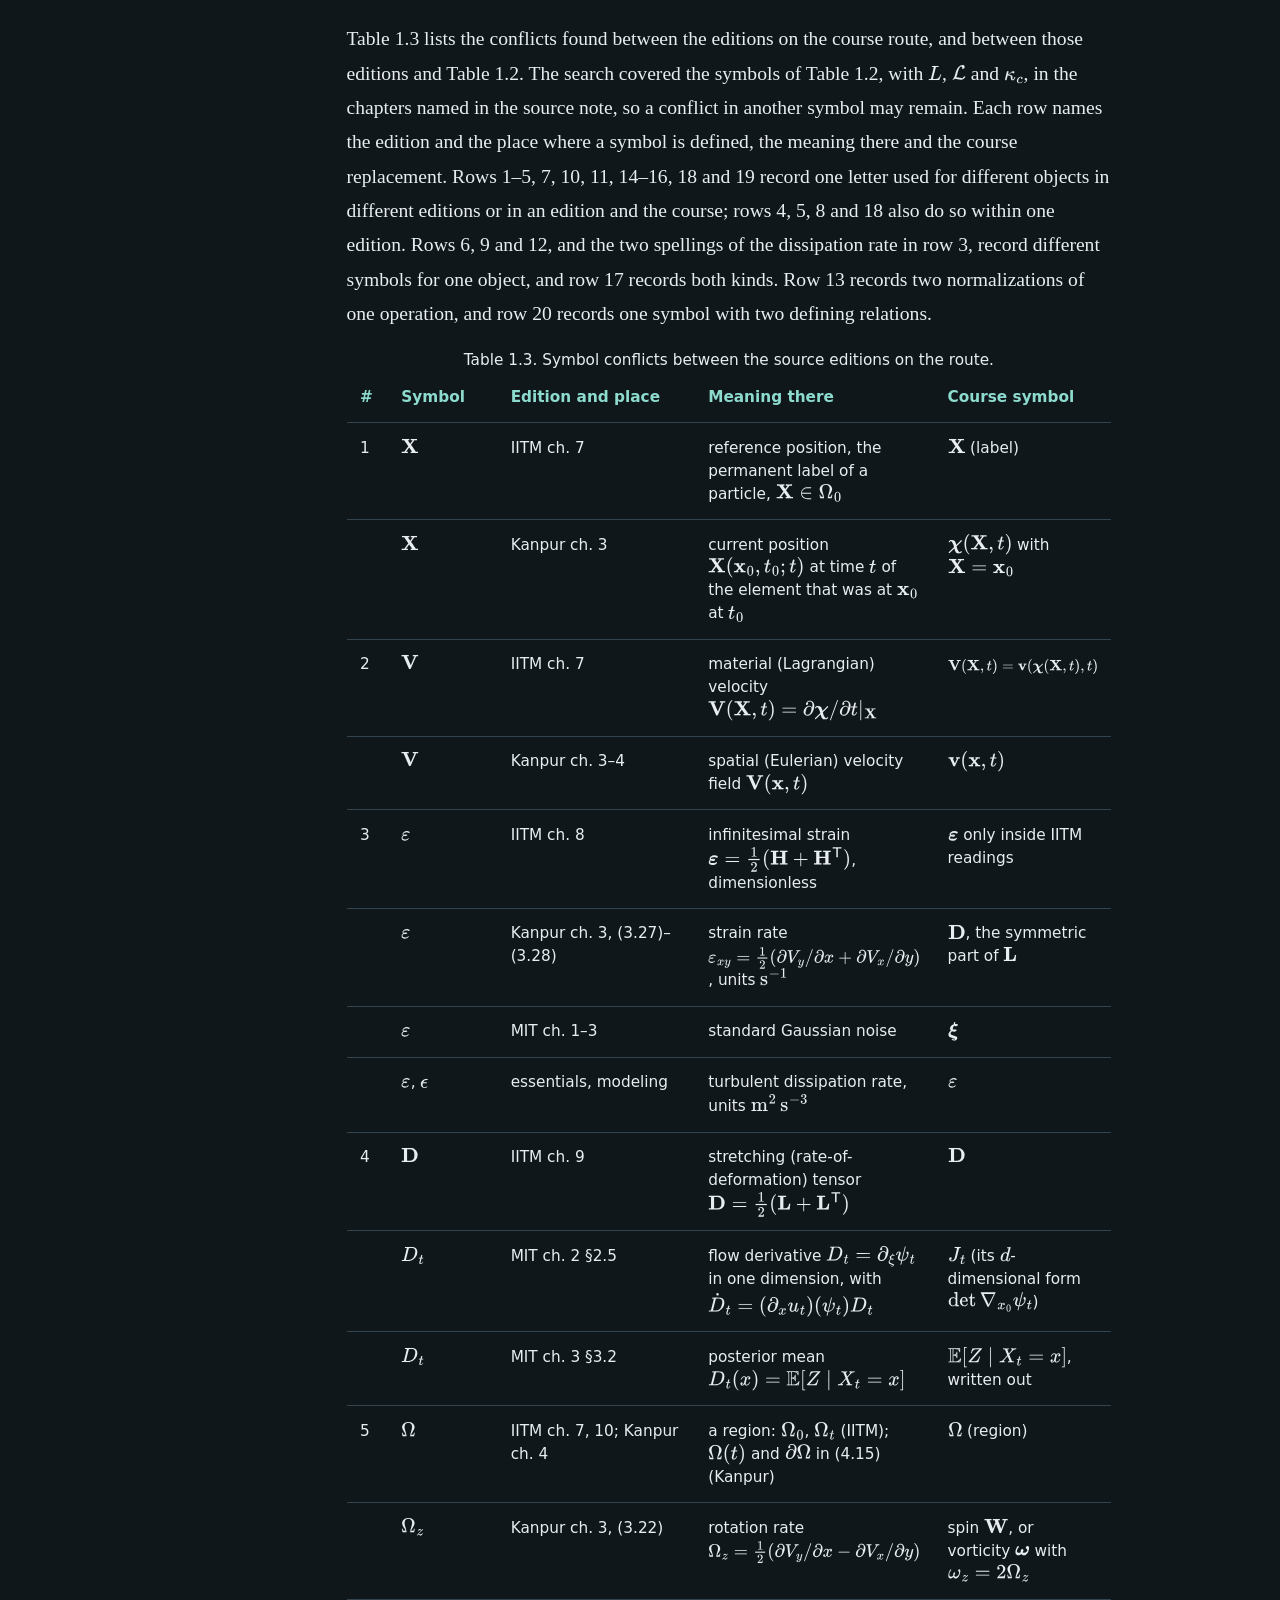
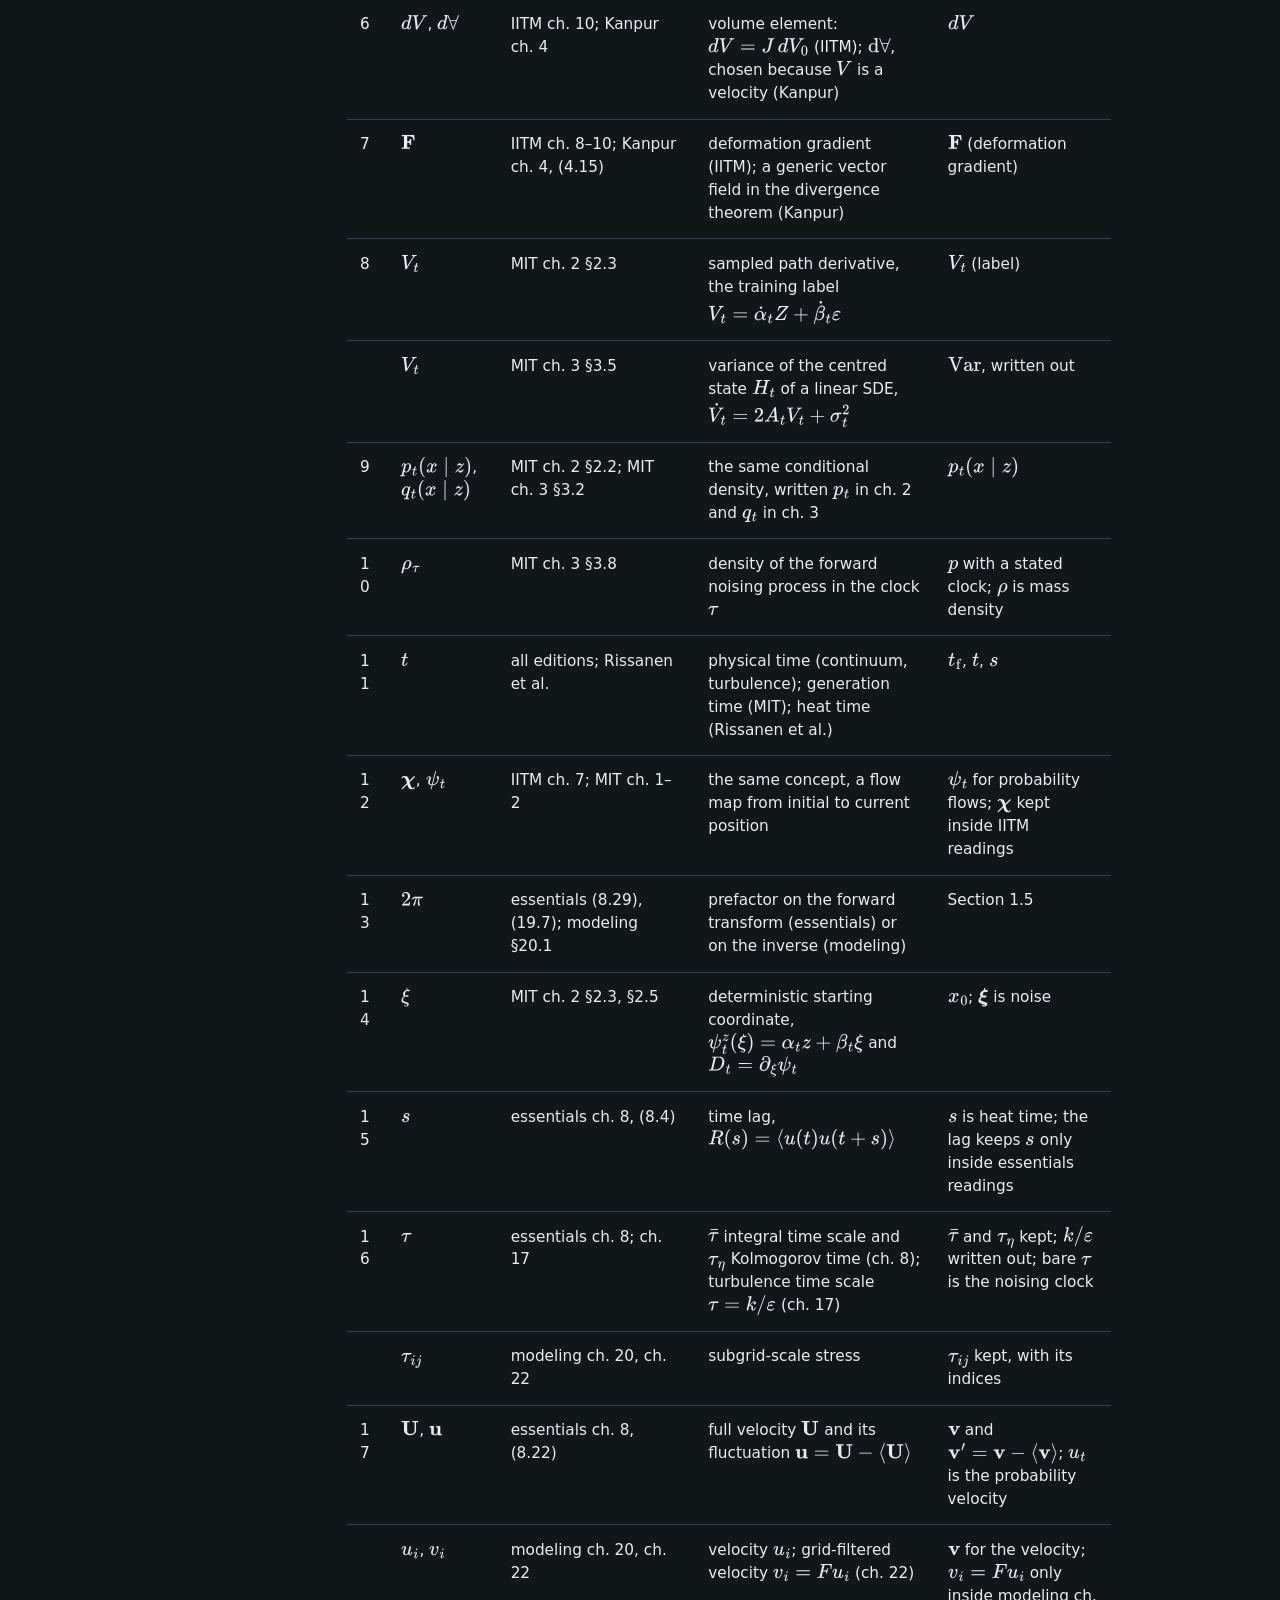
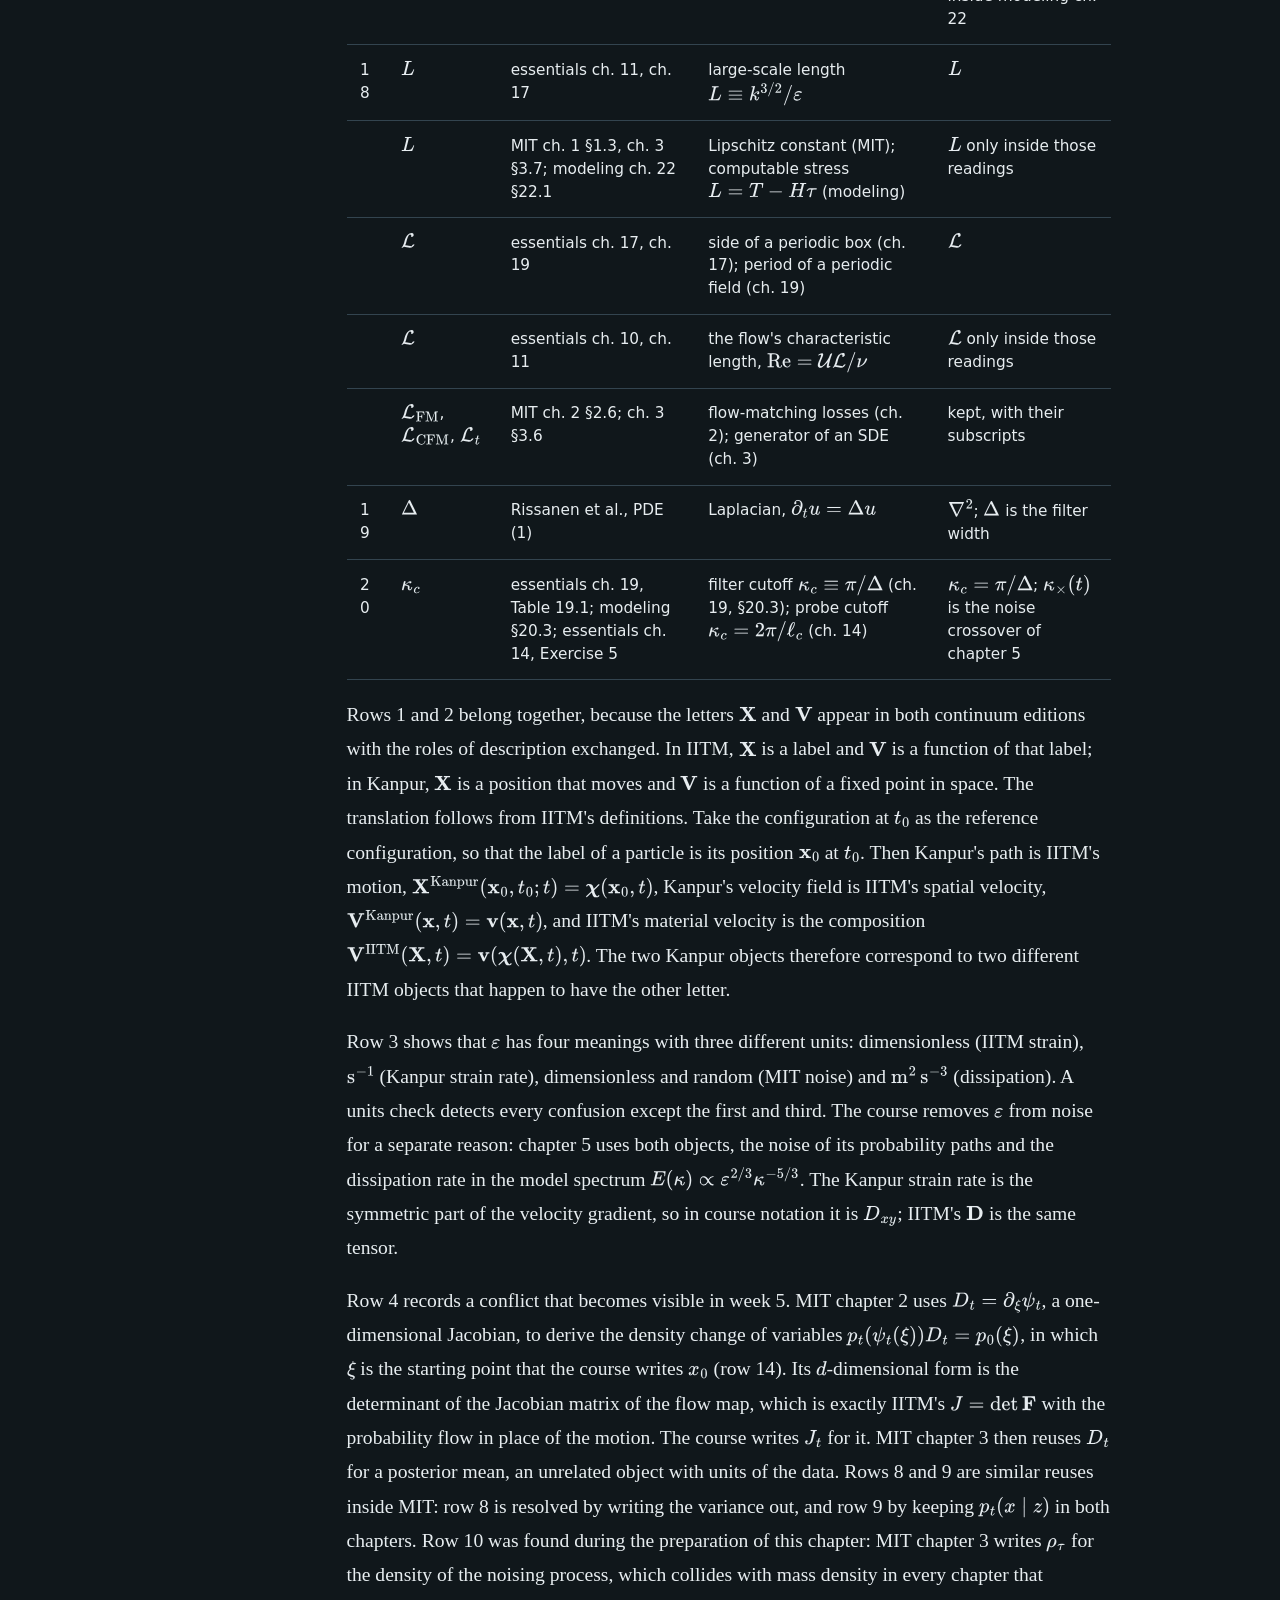
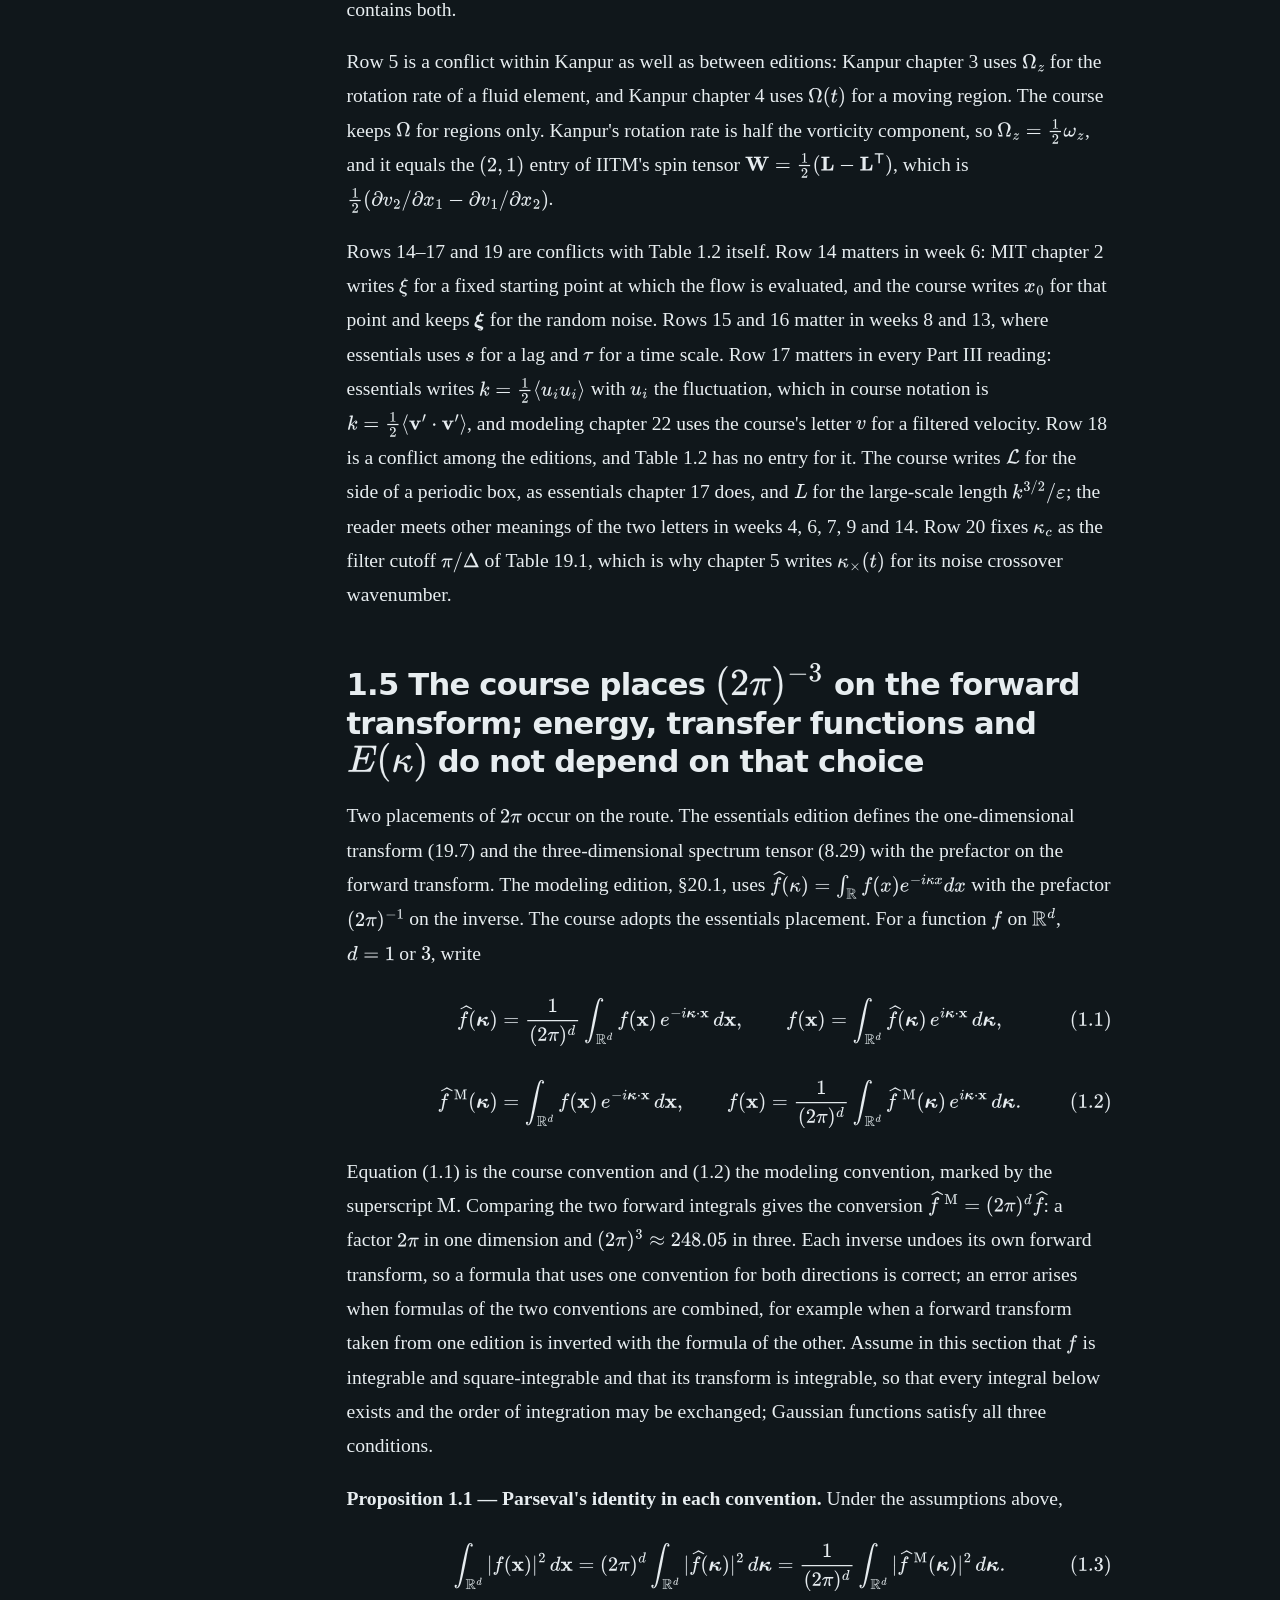
<file: chapter-01-course-map-and-notation.html>
<!doctype html>
<html lang="en"><head><meta charset="utf-8"><meta name="viewport" content="width=device-width,initial-scale=1">
<meta name="color-scheme" content="dark light"><meta name="book-content-sha256" content="c634ca32f4a5197ab7db86d9d0b50a1746f9426689fc5505395ed89d4251e8df">
<title>1. Course map and notation · Transport, Continua and Generative Turbulence</title><link rel="icon" href="data:,"><link rel="stylesheet" href="assets/book.css">
<script>window.MathJax={tex:{inlineMath:[['$','$'],['\\(','\\)']],displayMath:[['$$','$$'],['\\[','\\]']],processEscapes:true},svg:{fontCache:'local'},options:{skipHtmlTags:['script','noscript','style','textarea','pre','code']},startup:{pageReady:()=>MathJax.startup.defaultPageReady().then(()=>{document.documentElement.dataset.mathReady='true';})}};</script>
<script defer src="assets/mathjax-tex-svg.js"></script><script defer src="assets/book.js"></script></head>
<body><a class="skip" href="#main">Skip to content</a><header class="site-header"><a class="brand" href="index.html">Transport, Continua and Generative Models of Turbulent Flow</a><nav class="course-nav" aria-label="Book"><a href="index.html">Chapters</a><a href="book-overview.html">Study route</a><a href="source-map.html">Source map</a><a href="references.html">References</a><a href="numerical-lab.html">Numerical lab</a></nav></header>
<div class="layout"><aside class="toc" id="chapter-toc"><h2>On this page</h2></aside><main id="main"><div class="reading-tools"><button id="theme-toggle" aria-pressed="false">Light theme</button><button id="text-toggle" aria-pressed="false">Larger text</button><button id="solutions-toggle" aria-pressed="false">Expand solutions</button><button id="print-page">Print with solutions</button></div>
<article id="chapter-content"><!-- BOOK-CONTENT-START --><h1 id="ch01-title">1. Course map and notation</h1>
<p class="lead">This course follows the continuity equation through two subjects and applies it to a third. In a continuum, the mass of a moving material volume is conserved; in flow matching, the probability carried by a velocity field from noise to data is conserved, and both obey that equation. In turbulence, kinetic energy is not conserved: it is moved across wavenumbers and removed by viscosity. A generative model of a turbulent field transports probability, and it is judged by whether its samples reproduce that distribution of energy. The subjects are taught in five existing study editions, and those editions use the same letters for different objects. $\mathbf X$ is a particle label in one edition and a current position in another; $\varepsilon$ is an infinitesimal strain, a strain rate, a Gaussian noise variable or a dissipation rate, depending on the edition; and the two turbulence editions place the factor $2\pi$ of the Fourier transform on opposite sides of the transform pair. A reader who moves between the editions without a translation can carry a wrong factor of $(2\pi)^3\approx248.05$ or a reversed time variable into a later calculation. This chapter supplies the translation. It lays out the four-part, fourteen-week route, states the prerequisites with a self-test, fixes one meaning for each symbol, records each conflict found with the edition and place where it occurs, proves that energy and filter transfer functions take the same values in both Fourier conventions, shows the same for the energy spectrum $E(\kappa)$, and checks the $2\pi$ factors and Parseval's identity numerically.</p>
<div class="learning-map"><strong>Map, test, translate, convert.</strong> Read the route and see which weeks send you to an existing chapter and which to a new one. Take the prerequisite self-test. Learn the binding notation and the translation of each conflicting symbol. Derive the relation between the two Fourier conventions, verify it on a filter kernel, a Gaussian and a periodic box, and finish with the eighteen outcomes and the week that assesses each.</div>
<p class="source-note">Read for this chapter: the stripped text of the IITM continuum-mechanics chapters 7–10, the Kanpur fluid-mechanics chapters 3–4, the MIT 6.S184 chapters 1–3, the essentials-of-turbulence chapters 7, 8, 10, 11, 14, 17 and 19, and the turbulence-modeling chapters 20 and 22, together with the section anchors of every linked file in the local clones. Each symbol conflict below was checked in that text, and the equation numbers quoted are the editions' own. All eighteen live URLs on the route returned HTTP status 200 on 1 November 2026. Original to this chapter: the partition of the fourteen weeks into four parts, the assignment of each outcome to an assessing week, the self-test, Propositions 1.1–1.3 with their proofs, the program and the exercises. Not verified here: where S. B. Pope's <em>Turbulent Flows</em> (2000) places the factor $2\pi$. The essentials edition names the book as its slides' source and takes no equation from it, the book's pages were not read, and no result in this chapter depends on them. The only evidence found is secondary and one-dimensional: a <a href="https://pope.mae.cornell.edu/TurbulentFlows/solutions/solutions/appendixD/D.1.pdf">solution to Exercise D.1 posted on the book's website</a> (K. S. Kusumanchi, 2003) cites the book's Eqs. (D.1)–(D.2) for a time–frequency pair, with $1/(2\pi)$ on the forward transform and no prefactor on the inverse, the placement of (1.1) with $d=1$. The book's three-dimensional spectrum tensor was not checked. Also not verified here: the symbols used inside the research papers read by chapters 4 and 5, <a href="https://arxiv.org/abs/2206.13397">Rissanen, Heinonen and Solin (2023)</a>, <a href="https://arxiv.org/abs/2306.01776">Lienen et al. (2024)</a> and <a href="https://arxiv.org/abs/2512.09572">Sambamurthy and Chattopadhyay (2025)</a>, the source of Lazy Diffusion. This chapter takes them from the fact lists prepared for those chapters and did not re-read the papers.</p>

<h2 id="course-map">1.1 Four parts carry the continuity equation from matter to probability and apply it to turbulent fields</h2>
<p>Part I, <em>Continua</em> (weeks 1–3), builds the kinematics of a deforming body. A motion maps particle labels to current positions; its derivative with respect to the label, the deformation gradient $\mathbf F$, maps neighbouring line elements; its determinant $J=\det\mathbf F$ is the local ratio of current to reference volume. The part ends with the transport theorem and the continuity equation $\partial_{t_{\mathrm f}}\rho+\operatorname{div}(\rho\mathbf v)=0$ for the mass density $\rho$, the fluid velocity $\mathbf v$ and the physical time $t_{\mathrm f}$, derived once along particle paths and once for a fixed control volume. Chapter 2 repeats the first derivation for probability and relates it to the second.</p>
<p>Part II, <em>Probability transport</em> (weeks 4–7), replaces mass by probability. A velocity field $u_t(x)$ integrated from $t=0$ to $t=1$ moves samples of a simple noise law to samples of a data law, and the density $p_t$ of the moving samples obeys the same continuity equation as $\rho$. Week 5 is a new bridge chapter that makes the identification exact: Jacobi's formula $\dot J=J\operatorname{div}\mathbf v$ from Part I becomes the log-density equation $d\log p_t(\psi_t)/dt=-\operatorname{div}u_t(\psi_t)$, where $\psi_t$ is the flow map of $u_t$, the position at time $t$ of the sample that started at a given point. The remaining weeks of the part construct flow matching, scores and the stochastic samplers that share the same one-time laws.</p>
<p>Part III, <em>Turbulence as a random field</em> (weeks 8–10), supplies the statistics a generated field must reproduce: probability densities and correlations of a random velocity, the integral time scale, Kolmogorov's hypotheses, the energy spectrum $E(\kappa)$ and its three ranges, and large-eddy-simulation filters as convolutions. A new chapter in week 9 computes $E(\kappa)$ from a periodic field with the discrete convention fixed in Section 1.5.</p>
<p>Part IV, <em>Generative models of turbulent fields</em> (weeks 11–14), joins the threads. A Gaussian filter is the heat equation run for a known time, so blurring is a probability path of its own; a diffusion model trained on turbulence can lose its high-wavenumber content first; training data come from direct numerical simulation at a cost that grows with the Reynolds number; and the course ends with a complete study design. The partition into four parts is this chapter's construction from the fourteen-week route.</p>
<p>Eleven of the fourteen weeks send the reader to existing chapters of five study editions, cited below by short names: <em>IITM</em> (NPTEL continuum mechanics, IIT Madras), <em>Kanpur</em> (NPTEL fluid mechanics, IIT Kanpur), <em>MIT</em> (MIT 6.S184 flow matching and diffusion models), <em>essentials</em> (NPTEL essentials of turbulence) and <em>modeling</em> (NPTEL turbulence modeling). Weeks 5, 11 and 12 consist of new chapters only; weeks 9, 13 and 14 combine both kinds. In the table, “links out” marks a reading in an existing edition and “new” marks a chapter of this course.</p>
<table>
<caption>Table 1.1. The fourteen-week route. Outcome numbers refer to Table 1.4.</caption>
<thead><tr><th>Week</th><th>Part</th><th>Reading</th><th>Kind</th><th>Outcomes assessed</th></tr></thead>
<tbody>
<tr><td>0</td><td>—</td><td>Chapter 1 (this chapter), read before week 1</td><td>new</td><td>—</td></tr>
<tr><td>1</td><td>I</td><td><a href="https://az9713.github.io/nptel-continuum-mechanics-iitm-notes/chapter-07-motion-material-derivative.html">IITM ch. 7, Motion, descriptions and material differentiation</a>; supplement <a href="https://az9713.github.io/nptel-fluid-mechanics-kanpur-notes/chapter-03-kinematics-motion-deformation-and-rotation.html">Kanpur ch. 3, Kinematics</a></td><td>links out</td><td>1</td></tr>
<tr><td>2</td><td>I</td><td><a href="https://az9713.github.io/nptel-continuum-mechanics-iitm-notes/chapter-08-deformation-and-strain.html">IITM ch. 8, Deformation gradients and strain</a>; <a href="https://az9713.github.io/nptel-continuum-mechanics-iitm-notes/chapter-09-compatibility-and-velocity-gradients.html#velocity">IITM ch. 9, Compatibility and velocity gradients</a></td><td>links out</td><td>2</td></tr>
<tr><td>3</td><td>I</td><td><a href="https://az9713.github.io/nptel-continuum-mechanics-iitm-notes/chapter-10-transport-and-balance-laws.html#volume-elements">IITM ch. 10, Transport and balance laws</a>; supplement <a href="https://az9713.github.io/nptel-fluid-mechanics-kanpur-notes/chapter-04-the-reynolds-transport-theorem-and-conservation-of-mass.html#differential">Kanpur ch. 4, Reynolds transport theorem and conservation of mass</a></td><td>links out</td><td>3</td></tr>
<tr><td>4</td><td>II</td><td><a href="https://az9713.github.io/mit-6s184-flow-diffusion-notes/chapter-01.html">MIT ch. 1, From generation to probability transport</a></td><td>links out</td><td>4</td></tr>
<tr><td>5</td><td>II</td><td><a href="chapter-02-density-as-mass.html">Chapter 2, Density as mass</a></td><td>new</td><td>5</td></tr>
<tr><td>6</td><td>II</td><td><a href="https://az9713.github.io/mit-6s184-flow-diffusion-notes/chapter-02.html">MIT ch. 2, Flow matching</a></td><td>links out</td><td>6</td></tr>
<tr><td>7</td><td>II</td><td><a href="https://az9713.github.io/mit-6s184-flow-diffusion-notes/chapter-03.html">MIT ch. 3, Scores, denoising and stochastic sampling</a>; <a href="numerical-lab.html#lab1">Lab 1</a> (<code>labs/lab1_flow_matching_2d.py</code>)</td><td>links out, lab</td><td>7, 8</td></tr>
<tr><td>8</td><td>III</td><td><a href="https://az9713.github.io/nptel-essentials-of-turbulence-notes/chapter-07-random-variables-and-probability-density-functions.html">essentials ch. 7, Random variables and PDFs</a>; <a href="https://az9713.github.io/nptel-essentials-of-turbulence-notes/chapter-08-random-processes-spectra-and-random-fields.html">essentials ch. 8, Random processes, spectra and random fields</a></td><td>links out</td><td>9</td></tr>
<tr><td>9</td><td>III</td><td><a href="https://az9713.github.io/nptel-essentials-of-turbulence-notes/chapter-10-energy-cascade-and-kolmogorov-hypotheses.html">essentials ch. 10, Energy cascade and Kolmogorov hypotheses</a>; <a href="https://az9713.github.io/nptel-essentials-of-turbulence-notes/chapter-11-energy-spectrum.html">essentials ch. 11, Energy spectrum</a>; <a href="https://az9713.github.io/nptel-essentials-of-turbulence-notes/chapter-14-kolmogorov-model-dissipation-spectra.html#model-spectrum">essentials ch. 14, Model spectrum</a>; <a href="chapter-03-energy-spectra-from-fields.html">Chapter 3, Energy spectra from fields</a></td><td>links out, new</td><td>10, 11</td></tr>
<tr><td>10</td><td>III</td><td><a href="https://az9713.github.io/nptel-essentials-of-turbulence-notes/chapter-19-les-conceptual-steps-filtering.html#filtering">essentials ch. 19, LES conceptual steps and filtering</a>; <a href="https://az9713.github.io/nptel-turbulence-modeling-notes/chapter-20-filter-families-and-subgrid-viscosity.html#kernel">modeling ch. 20, Filter families and subgrid viscosity</a></td><td>links out</td><td>12</td></tr>
<tr><td>11</td><td>IV</td><td><a href="chapter-04-filters-heat-and-generation.html">Chapter 4, Filters, heat and generation</a></td><td>new</td><td>13</td></tr>
<tr><td>12</td><td>IV</td><td><a href="chapter-05-generative-models-of-turbulence.html">Chapter 5, Generative models of turbulence</a>; <a href="numerical-lab.html#lab2">Lab 2</a> (<code>labs/lab2_generative_turbulence_3d.py</code>)</td><td>new, lab</td><td>14, 15</td></tr>
<tr><td>13</td><td>IV</td><td><a href="https://az9713.github.io/nptel-essentials-of-turbulence-notes/chapter-17-dns-pseudo-spectral-methods-cost.html">essentials ch. 17, DNS: pseudo-spectral methods and cost</a>; <a href="chapter-06-training-data-and-study-design.html">Chapter 6, Training data and study design</a></td><td>links out, new</td><td>16</td></tr>
<tr><td>14</td><td>IV</td><td><a href="https://az9713.github.io/nptel-turbulence-modeling-notes/chapter-22-dynamic-fitting-and-scale-similarity.html#least-squares">modeling ch. 22, Dynamic fitting and scale similarity</a>; capstone in <a href="chapter-06-training-data-and-study-design.html">Chapter 6</a></td><td>links out, new</td><td>17, 18</td></tr>
</tbody>
</table>
<p>The order is chosen so that each week uses only what an earlier week or that week's own reading establishes. Week 5 needs Jacobi's formula from week 3 and the flow of week 4; week 9 needs the spectrum tensor of week 8; week 11 needs the filter transfer functions of week 10 and the probability paths of weeks 5–7; week 13 needs the cost estimate of essentials chapter 17 and the generative model of week 12. Two readings are supplements rather than substitutes. Kanpur chapter 3 describes the same kinematics as IITM chapter 7 in the Eulerian language that most fluid-mechanics texts use, and Kanpur chapter 4 derives continuity for a control volume while IITM chapter 10 derives it along particle paths. Week 5 uses both forms, and each Kanpur chapter uses letters that conflict with IITM, as Section 1.4 records.</p>

<h2 id="prerequisites">1.2 What the course assumes, and a self-test that locates the gaps</h2>
<p>The course assumes the mathematical physics of a first graduate year and an introduction to machine learning. From vector calculus it uses the divergence theorem, the chain rule for maps between Euclidean spaces and the Jacobian determinant of a change of variables. From partial differential equations it uses separation of variables for the heat equation on a periodic interval and the idea that each Fourier mode of a linear constant-coefficient equation evolves independently. From Fourier analysis it uses series on a periodic interval, the transform on the real line, orthogonality of complex exponentials and Parseval's identity. From probability it uses densities, expectation, variance, independence, the Gaussian law and the density of an affine image of a random variable. From machine learning it uses a loss function, gradient descent and the fact that the minimizer of an expected squared error is a conditional mean. The seven questions below sample these items; they do not test the chain rule for maps, the transform on the real line or independence. A reader who cannot answer two or more should repair those items before week 1, because weeks 3, 5, 6, 9 and 11 use them without review.</p>
<ol>
<li><p><strong>Divergence and flux.</strong> Let $\mathbf v(\mathbf x)=\mathbf A\mathbf x$ with a constant real $3\times3$ matrix $\mathbf A$. Compute $\operatorname{div}\mathbf v$ and the outward flux of $\mathbf v$ through the surface of the unit cube $[0,1]^3$.</p>
<details><summary>Solution</summary><p>Component $i$ is $v_i=\sum_jA_{ij}x_j$, so $\partial v_i/\partial x_i=A_{ii}$ and $\operatorname{div}\mathbf v=\operatorname{tr}\mathbf A$, a constant. The divergence theorem gives an outward flux equal to $\int_{[0,1]^3}\operatorname{tr}\mathbf A\,d\mathbf x=\operatorname{tr}\mathbf A$. A linear field therefore expands every volume at the same relative rate $\operatorname{tr}\mathbf A$; week 5 uses exactly this fact for a linear probability flow.</p></details></li>
<li><p><strong>Heat equation on a mode.</strong> Show that $u(x,s)=e^{-\nu\kappa^2s}\cos(\kappa x)$ solves $\partial_su=\nu\,\partial_x^2u$. After the time $s=1/\nu$, by what factor has the amplitude of the mode $\kappa=2$ fallen relative to that of the mode $\kappa=1$?</p>
<details><summary>Solution</summary><p>$\partial_su=-\nu\kappa^2u$ and $\partial_x^2u=-\kappa^2u$, so both sides equal $-\nu\kappa^2u$. At $s=1/\nu$ the amplitudes are $e^{-4}$ and $e^{-1}$; their ratio is $e^{-3}\approx0.0498$. The mode $\kappa$ is multiplied by $e^{-\nu\kappa^2s}$, so a higher wavenumber decays faster. This ordering is the basis of chapter 4.</p></details></li>
<li><p><strong>Fourier series and Parseval.</strong> On $[0,2\pi)$ write $f(x)=3+2\cos(4x)$ as $\sum_nc_ne^{inx}$. Compute $(2\pi)^{-1}\int_0^{2\pi}f^2\,dx$ and $\sum_n|c_n|^2$.</p>
<details><summary>Solution</summary><p>$2\cos(4x)=e^{4ix}+e^{-4ix}$, so $c_0=3$, $c_{\pm4}=1$ and every other coefficient is zero. Expanding $f^2=9+12\cos4x+4\cos^24x$ and averaging gives $9+0+2=11$. The coefficient sum is $9+1+1=11$. The two agree, as Parseval's identity for the normalized series requires.</p></details></li>
<li><p><strong>Density of an affine image.</strong> Let $X\sim\mathcal N(0,1)$ and $Y=aX+b$ with real $a\ne0$. Give the density of $Y$ in terms of the density $p_X$ of $X$, and name the law of $Y$.</p>
<details><summary>Solution</summary><p>For $a\gt0$, $P(Y\le y)=P(X\le(y-b)/a)$; differentiating gives $p_X((y-b)/a)/a$. For $a\lt0$ the inequality reverses and the derivative carries $-1/a$. Both cases give $p_Y(y)=p_X((y-b)/a)/|a|$, which is the density of $\mathcal N(b,a^2)$. The factor $1/|a|$ is a one-dimensional Jacobian; week 5 generalizes it to $p_t(\psi_t(x_0))\,J_t(x_0)=p_0(x_0)$.</p></details></li>
<li><p><strong>The best constant predictor.</strong> For a random variable $Y$ with finite variance, find the constant $c$ that minimizes $\mathbb E[(Y-c)^2]$ and the minimum value.</p>
<details><summary>Solution</summary><p>$\mathbb E[(Y-c)^2]=\operatorname{Var}Y+(\mathbb EY-c)^2$, obtained by adding and subtracting $\mathbb EY$; the cross term has zero expectation. The minimum is at $c=\mathbb EY$ and equals $\operatorname{Var}Y$. Applied conditionally on an input, the same argument shows that squared-error regression learns a conditional mean, the fact on which conditional flow matching rests.</p></details></li>
<li><p><strong>Gradient descent on a quadratic.</strong> Apply gradient descent with step $\eta\gt0$ to $L(w)=\tfrac12(w-3)^2$. Find the update, the factor by which the error $w_n-3$ changes per step and the range of $\eta$ for which the iteration converges from every start.</p>
<details><summary>Solution</summary><p>$L'(w)=w-3$, so $w_{n+1}=w_n-\eta(w_n-3)$ and $w_{n+1}-3=(1-\eta)(w_n-3)$. The error is multiplied by $1-\eta$ each step; it tends to zero from every start exactly when $|1-\eta|\lt1$, that is $0\lt\eta\lt2$. At $\eta=1$ the iteration reaches the minimizer in one step.</p></details></li>
<li><p><strong>The finest resolvable wave on a grid.</strong> A periodic interval of length $\mathcal L$ carries $N$ equally spaced samples. Which angular wavenumbers $\kappa=2\pi n/\mathcal L$ can be distinguished from each other on that grid, and what is the largest $|\kappa|$ for $N=64$ and $\mathcal L=2\pi$?</p>
<details><summary>Solution</summary><p>At the sample points $x_j=j\mathcal L/N$, $e^{i2\pi(n+N)x_j/\mathcal L}=e^{i2\pi nx_j/\mathcal L}e^{i2\pi j}=e^{i2\pi nx_j/\mathcal L}$, so integers $n$ that differ by $N$ give the same samples. One representative per class can be chosen with $-N/2\le n\lt N/2$, which gives $|\kappa|\le\pi N/\mathcal L$, the Nyquist wavenumber. For $N=64$, $\mathcal L=2\pi$ this is $\kappa_{\max}=32$. Chapter 3 uses this bound.</p></details></li>
</ol>

<h2 id="notation">1.3 One symbol carries one meaning throughout the course</h2>
<p>Table 1.2 is binding for every chapter of the course. The third column states how each course symbol maps to the source editions, so that a reader can translate a formula from a linked chapter into course notation before combining it with a formula from another edition. When a new chapter quotes an equation from an edition, it either rewrites the equation in course symbols or states the mapping next to it.</p>
<table>
<caption>Table 1.2. Course notation and its mapping to the source editions.</caption>
<thead><tr><th>Symbol</th><th>Meaning in the course</th><th>Mapping to source editions</th></tr></thead>
<tbody>
<tr><td>$t\in[0,1]$</td><td>generation (transport) time; $t=0$ noise, $t=1$ data</td><td>MIT convention (ch. 1 §1.1; ch. 2 §2.2 with $\alpha_0=0$, $\beta_0=1$, $\alpha_1=1$, $\beta_1=0$)</td></tr>
<tr><td>$\tau$</td><td>noising clock of a diffusion forward process; $\tau=0$ is data</td><td>MIT ch. 3 §3.8; the forward process of Lazy Diffusion in chapter 5; other uses in Table 1.3, row 16</td></tr>
<tr><td>$s$</td><td>heat-equation (blur) time</td><td>Rissanen et al. write $t$, with unit diffusivity; essentials $s$ is a lag (Table 1.3, row 15)</td></tr>
<tr><td>$t_{\mathrm f}$</td><td>physical flow time, written only where it must be distinguished from $t$</td><td>continuum and turbulence editions write $t$</td></tr>
<tr><td>$\psi_t$</td><td>flow map of a velocity field</td><td>MIT $\psi_t$; IITM motion $\boldsymbol\chi$</td></tr>
<tr><td>$u_t(x)$</td><td>velocity field of a probability flow</td><td>MIT $u_t$</td></tr>
<tr><td>$\mathbf v(\mathbf x,t)$</td><td>fluid velocity, spatial (Eulerian) description</td><td>IITM spatial $\mathbf v$; Kanpur $\mathbf V$ (Eulerian); essentials $\mathbf U$ (Table 1.3, row 17)</td></tr>
<tr><td>$\rho$</td><td>mass density</td><td>IITM and Kanpur</td></tr>
<tr><td>$p_t$</td><td>probability density at generation time $t$</td><td>MIT; MIT ch. 3 also writes $q_t(x\mid z)$, the course writes $p_t(x\mid z)$</td></tr>
<tr><td>$z$</td><td>a data point</td><td>MIT</td></tr>
<tr><td>$\boldsymbol\xi\sim\mathcal N(0,I)$</td><td>Gaussian noise</td><td>MIT writes $\varepsilon$; the course reserves $\varepsilon$ for dissipation; MIT ch. 2 $\xi$ is a starting point (Table 1.3, row 14)</td></tr>
<tr><td>$\varepsilon$</td><td>turbulent dissipation rate</td><td>essentials <code>\varepsilon</code>; modeling <code>\epsilon</code></td></tr>
<tr><td>$\mathbf F$, $J=\det\mathbf F$</td><td>deformation gradient and its determinant</td><td>IITM; Kanpur has no deformation gradient and uses $\mathbf F$ for a generic vector field</td></tr>
<tr><td>$\mathbf L=\nabla\mathbf v$</td><td>velocity gradient</td><td>IITM (9.10), $\dot{\mathbf F}=\mathbf L\mathbf F$</td></tr>
<tr><td>$s_t=\nabla\log p_t$</td><td>score</td><td>MIT</td></tr>
<tr><td>$\kappa$, $\boldsymbol\kappa$</td><td>wavenumber (angular, radians per unit length)</td><td>both turbulence editions</td></tr>
<tr><td>$k$</td><td>turbulent kinetic energy</td><td>both turbulence editions</td></tr>
<tr><td>$E(\kappa)$</td><td>energy spectrum, $\int_0^\infty E\,d\kappa=k$</td><td>essentials ch. 11; definition (8.32)–(8.33)</td></tr>
<tr><td>$\Delta$</td><td>filter width; Gaussian kernel variance $\Delta^2/12$; Gaussian transfer function $e^{-\kappa^2\Delta^2/24}$</td><td>essentials ch. 19 Table 19.1; modeling §20.1–20.4</td></tr>
<tr><td>$X$</td><td>one data sample: a velocity field on an $N^3$ grid, $X\in\mathbb R^{3\times N^3}$</td><td>course only</td></tr>
</tbody>
</table>
<p>Four distinctions in the table need explanation. First, the course has four clocks. Generation time $t$ runs from noise to data; a diffusion model's forward clock $\tau$ runs from data to noise; the heat-equation time $s$ measures how long a field has been blurred; and physical flow time $t_{\mathrm f}$ is the time of the Navier–Stokes equations. Chapter 4 relates a filter width to a blur time, $\Delta^2=24\nu s$, while chapter 5 uses $t$ for its probability path; with one letter for both, the two relations could not appear in the same equation. In Parts I and III, where only physical time occurs, the editions' $t$ is kept and means $t_{\mathrm f}$.</p>
<p>Second, the course has two velocity fields. The fluid velocity $\mathbf v(\mathbf x,t_{\mathrm f})$ moves matter in physical space; the probability velocity $u_t(x)$ moves samples in the state space of a generative model. When the state is a turbulent velocity field, $x$ is itself a field $X$ with $3N^3$ components, and $u_t$ acts on that whole field. The two velocities then live in different spaces: $\mathbf v$ has three components at each grid point, while $u_t(X)$ has $3N^3$ components. Bold type marks vectors in physical space; the state-space objects $x$, $z$ and $u_t$ are set in italic, as in MIT. The noise $\boldsymbol\xi$ is the one exception: it lives in state space but is set in bold.</p>
<p>Third, the course has two densities: $\rho$, mass per unit volume, and $p_t$, probability per unit volume of state space. Week 5 shows that they obey the same equation, $D\log\rho/Dt_{\mathrm f}=-\operatorname{div}\mathbf v$ and $d\log p_t(\psi_t)/dt=-\operatorname{div}u_t(\psi_t)$ where the densities are positive, which is why distinct letters are needed: the analogy is between two equations, not an identity between two quantities.</p>
<p>Fourth, the letters $\kappa$ and $k$ are not interchangeable. In the course, $\kappa$ is always a wavenumber and $k$ is always the turbulent kinetic energy. The two generative-turbulence papers read for chapter 5 write $k$ for wavenumber; when a chapter quotes them it translates $k$ to $\kappa$.</p>
<p>One pair in Table 1.2 shares a letter: $s$ without a subscript is heat time, and $s_t$ is the score. The subscript $t$ separates them.</p>

<h2 id="conflicts">1.4 The source editions disagree in specific places, and each disagreement has a translation</h2>
<p>Table 1.3 lists the conflicts found between the editions on the course route, and between those editions and Table 1.2. The search covered the symbols of Table 1.2, with $L$, $\mathcal L$ and $\kappa_c$, in the chapters named in the source note, so a conflict in another symbol may remain. Each row names the edition and the place where a symbol is defined, the meaning there and the course replacement. Rows 1–5, 7, 10, 11, 14–16, 18 and 19 record one letter used for different objects in different editions or in an edition and the course; rows 4, 5, 8 and 18 also do so within one edition. Rows 6, 9 and 12, and the two spellings of the dissipation rate in row 3, record different symbols for one object, and row 17 records both kinds. Row 13 records two normalizations of one operation, and row 20 records one symbol with two defining relations.</p>
<table>
<caption>Table 1.3. Symbol conflicts between the source editions on the route.</caption>
<thead><tr><th>#</th><th>Symbol</th><th>Edition and place</th><th>Meaning there</th><th>Course symbol</th></tr></thead>
<tbody>
<tr><td>1</td><td>$\mathbf X$</td><td>IITM ch. 7</td><td>reference position, the permanent label of a particle, $\mathbf X\in\Omega_0$</td><td>$\mathbf X$ (label)</td></tr>
<tr><td></td><td>$\mathbf X$</td><td>Kanpur ch. 3</td><td>current position $\mathbf X(\mathbf x_0,t_0;t)$ at time $t$ of the element that was at $\mathbf x_0$ at $t_0$</td><td>$\boldsymbol\chi(\mathbf X,t)$ with $\mathbf X=\mathbf x_0$</td></tr>
<tr><td>2</td><td>$\mathbf V$</td><td>IITM ch. 7</td><td>material (Lagrangian) velocity $\mathbf V(\mathbf X,t)=\partial\boldsymbol\chi/\partial t\vert_{\mathbf X}$</td><td>$\mathbf V(\mathbf X,t)=\mathbf v(\boldsymbol\chi(\mathbf X,t),t)$</td></tr>
<tr><td></td><td>$\mathbf V$</td><td>Kanpur ch. 3–4</td><td>spatial (Eulerian) velocity field $\mathbf V(\mathbf x,t)$</td><td>$\mathbf v(\mathbf x,t)$</td></tr>
<tr><td>3</td><td>$\varepsilon$</td><td>IITM ch. 8</td><td>infinitesimal strain $\boldsymbol\varepsilon=\tfrac12(\mathbf H+\mathbf H^{\mathsf T})$, dimensionless</td><td>$\boldsymbol\varepsilon$ only inside IITM readings</td></tr>
<tr><td></td><td>$\varepsilon$</td><td>Kanpur ch. 3, (3.27)–(3.28)</td><td>strain rate $\varepsilon_{xy}=\tfrac12(\partial V_y/\partial x+\partial V_x/\partial y)$, units $\mathrm s^{-1}$</td><td>$\mathbf D$, the symmetric part of $\mathbf L$</td></tr>
<tr><td></td><td>$\varepsilon$</td><td>MIT ch. 1–3</td><td>standard Gaussian noise</td><td>$\boldsymbol\xi$</td></tr>
<tr><td></td><td>$\varepsilon$, $\epsilon$</td><td>essentials, modeling</td><td>turbulent dissipation rate, units $\mathrm{m^2\,s^{-3}}$</td><td>$\varepsilon$</td></tr>
<tr><td>4</td><td>$\mathbf D$</td><td>IITM ch. 9</td><td>stretching (rate-of-deformation) tensor $\mathbf D=\tfrac12(\mathbf L+\mathbf L^{\mathsf T})$</td><td>$\mathbf D$</td></tr>
<tr><td></td><td>$D_t$</td><td>MIT ch. 2 §2.5</td><td>flow derivative $D_t=\partial_\xi\psi_t$ in one dimension, with $\dot D_t=(\partial_xu_t)(\psi_t)D_t$</td><td>$J_t$ (its $d$-dimensional form $\det\nabla_{x_0}\psi_t$)</td></tr>
<tr><td></td><td>$D_t$</td><td>MIT ch. 3 §3.2</td><td>posterior mean $D_t(x)=\mathbb E[Z\mid X_t=x]$</td><td>$\mathbb E[Z\mid X_t=x]$, written out</td></tr>
<tr><td>5</td><td>$\Omega$</td><td>IITM ch. 7, 10; Kanpur ch. 4</td><td>a region: $\Omega_0$, $\Omega_t$ (IITM); $\Omega(t)$ and $\partial\Omega$ in (4.15) (Kanpur)</td><td>$\Omega$ (region)</td></tr>
<tr><td></td><td>$\Omega_z$</td><td>Kanpur ch. 3, (3.22)</td><td>rotation rate $\Omega_z=\tfrac12(\partial V_y/\partial x-\partial V_x/\partial y)$</td><td>spin $\mathbf W$, or vorticity $\boldsymbol\omega$ with $\omega_z=2\Omega_z$</td></tr>
<tr><td>6</td><td>$dV$, $d\forall$</td><td>IITM ch. 10; Kanpur ch. 4</td><td>volume element: $dV=J\,dV_0$ (IITM); $\mathrm d\forall$, chosen because $V$ is a velocity (Kanpur)</td><td>$dV$</td></tr>
<tr><td>7</td><td>$\mathbf F$</td><td>IITM ch. 8–10; Kanpur ch. 4, (4.15)</td><td>deformation gradient (IITM); a generic vector field in the divergence theorem (Kanpur)</td><td>$\mathbf F$ (deformation gradient)</td></tr>
<tr><td>8</td><td>$V_t$</td><td>MIT ch. 2 §2.3</td><td>sampled path derivative, the training label $V_t=\dot\alpha_tZ+\dot\beta_t\varepsilon$</td><td>$V_t$ (label)</td></tr>
<tr><td></td><td>$V_t$</td><td>MIT ch. 3 §3.5</td><td>variance of the centred state $H_t$ of a linear SDE, $\dot V_t=2A_tV_t+\sigma_t^2$</td><td>$\operatorname{Var}$, written out</td></tr>
<tr><td>9</td><td>$p_t(x\mid z)$, $q_t(x\mid z)$</td><td>MIT ch. 2 §2.2; MIT ch. 3 §3.2</td><td>the same conditional density, written $p_t$ in ch. 2 and $q_t$ in ch. 3</td><td>$p_t(x\mid z)$</td></tr>
<tr><td>10</td><td>$\rho_\tau$</td><td>MIT ch. 3 §3.8</td><td>density of the forward noising process in the clock $\tau$</td><td>$p$ with a stated clock; $\rho$ is mass density</td></tr>
<tr><td>11</td><td>$t$</td><td>all editions; Rissanen et al.</td><td>physical time (continuum, turbulence); generation time (MIT); heat time (Rissanen et al.)</td><td>$t_{\mathrm f}$, $t$, $s$</td></tr>
<tr><td>12</td><td>$\boldsymbol\chi$, $\psi_t$</td><td>IITM ch. 7; MIT ch. 1–2</td><td>the same concept, a flow map from initial to current position</td><td>$\psi_t$ for probability flows; $\boldsymbol\chi$ kept inside IITM readings</td></tr>
<tr><td>13</td><td>$2\pi$</td><td>essentials (8.29), (19.7); modeling §20.1</td><td>prefactor on the forward transform (essentials) or on the inverse (modeling)</td><td>Section 1.5</td></tr>
<tr><td>14</td><td>$\xi$</td><td>MIT ch. 2 §2.3, §2.5</td><td>deterministic starting coordinate, $\psi_t^z(\xi)=\alpha_tz+\beta_t\xi$ and $D_t=\partial_\xi\psi_t$</td><td>$x_0$; $\boldsymbol\xi$ is noise</td></tr>
<tr><td>15</td><td>$s$</td><td>essentials ch. 8, (8.4)</td><td>time lag, $R(s)=\langle u(t)u(t+s)\rangle$</td><td>$s$ is heat time; the lag keeps $s$ only inside essentials readings</td></tr>
<tr><td>16</td><td>$\tau$</td><td>essentials ch. 8; ch. 17</td><td>$\bar\tau$ integral time scale and $\tau_\eta$ Kolmogorov time (ch. 8); turbulence time scale $\tau=k/\varepsilon$ (ch. 17)</td><td>$\bar\tau$ and $\tau_\eta$ kept; $k/\varepsilon$ written out; bare $\tau$ is the noising clock</td></tr>
<tr><td></td><td>$\tau_{ij}$</td><td>modeling ch. 20, ch. 22</td><td>subgrid-scale stress</td><td>$\tau_{ij}$ kept, with its indices</td></tr>
<tr><td>17</td><td>$\mathbf U$, $\mathbf u$</td><td>essentials ch. 8, (8.22)</td><td>full velocity $\mathbf U$ and its fluctuation $\mathbf u=\mathbf U-\langle\mathbf U\rangle$</td><td>$\mathbf v$ and $\mathbf v'=\mathbf v-\langle\mathbf v\rangle$; $u_t$ is the probability velocity</td></tr>
<tr><td></td><td>$u_i$, $v_i$</td><td>modeling ch. 20, ch. 22</td><td>velocity $u_i$; grid-filtered velocity $v_i=Fu_i$ (ch. 22)</td><td>$\mathbf v$ for the velocity; $v_i=Fu_i$ only inside modeling ch. 22</td></tr>
<tr><td>18</td><td>$L$</td><td>essentials ch. 11, ch. 17</td><td>large-scale length $L\equiv k^{3/2}/\varepsilon$</td><td>$L$</td></tr>
<tr><td></td><td>$L$</td><td>MIT ch. 1 §1.3, ch. 3 §3.7; modeling ch. 22 §22.1</td><td>Lipschitz constant (MIT); computable stress $L=T-H\tau$ (modeling)</td><td>$L$ only inside those readings</td></tr>
<tr><td></td><td>$\mathcal L$</td><td>essentials ch. 17, ch. 19</td><td>side of a periodic box (ch. 17); period of a periodic field (ch. 19)</td><td>$\mathcal L$</td></tr>
<tr><td></td><td>$\mathcal L$</td><td>essentials ch. 10, ch. 11</td><td>the flow's characteristic length, $\mathrm{Re}=\mathcal U\mathcal L/\nu$</td><td>$\mathcal L$ only inside those readings</td></tr>
<tr><td></td><td>$\mathcal L_{\mathrm{FM}}$, $\mathcal L_{\mathrm{CFM}}$, $\mathcal L_t$</td><td>MIT ch. 2 §2.6; ch. 3 §3.6</td><td>flow-matching losses (ch. 2); generator of an SDE (ch. 3)</td><td>kept, with their subscripts</td></tr>
<tr><td>19</td><td>$\Delta$</td><td>Rissanen et al., PDE (1)</td><td>Laplacian, $\partial_tu=\Delta u$</td><td>$\nabla^2$; $\Delta$ is the filter width</td></tr>
<tr><td>20</td><td>$\kappa_c$</td><td>essentials ch. 19, Table 19.1; modeling §20.3; essentials ch. 14, Exercise 5</td><td>filter cutoff $\kappa_c\equiv\pi/\Delta$ (ch. 19, §20.3); probe cutoff $\kappa_c=2\pi/\ell_c$ (ch. 14)</td><td>$\kappa_c=\pi/\Delta$; $\kappa_\times(t)$ is the noise crossover of chapter 5</td></tr>
</tbody>
</table>
<p>Rows 1 and 2 belong together, because the letters $\mathbf X$ and $\mathbf V$ appear in both continuum editions with the roles of description exchanged. In IITM, $\mathbf X$ is a label and $\mathbf V$ is a function of that label; in Kanpur, $\mathbf X$ is a position that moves and $\mathbf V$ is a function of a fixed point in space. The translation follows from IITM's definitions. Take the configuration at $t_0$ as the reference configuration, so that the label of a particle is its position $\mathbf x_0$ at $t_0$. Then Kanpur's path is IITM's motion, $\mathbf X^{\mathrm{Kanpur}}(\mathbf x_0,t_0;t)=\boldsymbol\chi(\mathbf x_0,t)$, Kanpur's velocity field is IITM's spatial velocity, $\mathbf V^{\mathrm{Kanpur}}(\mathbf x,t)=\mathbf v(\mathbf x,t)$, and IITM's material velocity is the composition $\mathbf V^{\mathrm{IITM}}(\mathbf X,t)=\mathbf v(\boldsymbol\chi(\mathbf X,t),t)$. The two Kanpur objects therefore correspond to two different IITM objects that happen to have the other letter.</p>
<p>Row 3 shows that $\varepsilon$ has four meanings with three different units: dimensionless (IITM strain), $\mathrm s^{-1}$ (Kanpur strain rate), dimensionless and random (MIT noise) and $\mathrm{m^2\,s^{-3}}$ (dissipation). A units check detects every confusion except the first and third. The course removes $\varepsilon$ from noise for a separate reason: chapter 5 uses both objects, the noise of its probability paths and the dissipation rate in the model spectrum $E(\kappa)\propto\varepsilon^{2/3}\kappa^{-5/3}$. The Kanpur strain rate is the symmetric part of the velocity gradient, so in course notation it is $D_{xy}$; IITM's $\mathbf D$ is the same tensor.</p>
<p>Row 4 records a conflict that becomes visible in week 5. MIT chapter 2 uses $D_t=\partial_\xi\psi_t$, a one-dimensional Jacobian, to derive the density change of variables $p_t(\psi_t(\xi))D_t=p_0(\xi)$, in which $\xi$ is the starting point that the course writes $x_0$ (row 14). Its $d$-dimensional form is the determinant of the Jacobian matrix of the flow map, which is exactly IITM's $J=\det\mathbf F$ with the probability flow in place of the motion. The course writes $J_t$ for it. MIT chapter 3 then reuses $D_t$ for a posterior mean, an unrelated object with units of the data. Rows 8 and 9 are similar reuses inside MIT: row 8 is resolved by writing the variance out, and row 9 by keeping $p_t(x\mid z)$ in both chapters. Row 10 was found during the preparation of this chapter: MIT chapter 3 writes $\rho_\tau$ for the density of the noising process, which collides with mass density in every chapter that contains both.</p>
<p>Row 5 is a conflict within Kanpur as well as between editions: Kanpur chapter 3 uses $\Omega_z$ for the rotation rate of a fluid element, and Kanpur chapter 4 uses $\Omega(t)$ for a moving region. The course keeps $\Omega$ for regions only. Kanpur's rotation rate is half the vorticity component, so $\Omega_z=\tfrac12\omega_z$, and it equals the $(2,1)$ entry of IITM's spin tensor $\mathbf W=\tfrac12(\mathbf L-\mathbf L^{\mathsf T})$, which is $\tfrac12(\partial v_2/\partial x_1-\partial v_1/\partial x_2)$.</p>
<p>Rows 14–17 and 19 are conflicts with Table 1.2 itself. Row 14 matters in week 6: MIT chapter 2 writes $\xi$ for a fixed starting point at which the flow is evaluated, and the course writes $x_0$ for that point and keeps $\boldsymbol\xi$ for the random noise. Rows 15 and 16 matter in weeks 8 and 13, where essentials uses $s$ for a lag and $\tau$ for a time scale. Row 17 matters in every Part III reading: essentials writes $k=\tfrac12\langle u_iu_i\rangle$ with $u_i$ the fluctuation, which in course notation is $k=\tfrac12\langle\mathbf v'\cdot\mathbf v'\rangle$, and modeling chapter 22 uses the course's letter $v$ for a filtered velocity. Row 18 is a conflict among the editions, and Table 1.2 has no entry for it. The course writes $\mathcal L$ for the side of a periodic box, as essentials chapter 17 does, and $L$ for the large-scale length $k^{3/2}/\varepsilon$; the reader meets other meanings of the two letters in weeks 4, 6, 7, 9 and 14. Row 20 fixes $\kappa_c$ as the filter cutoff $\pi/\Delta$ of Table 19.1, which is why chapter 5 writes $\kappa_\times(t)$ for its noise crossover wavenumber.</p>

<h2 id="fourier">1.5 The course places $(2\pi)^{-3}$ on the forward transform; energy, transfer functions and $E(\kappa)$ do not depend on that choice</h2>
<p>Two placements of $2\pi$ occur on the route. The essentials edition defines the one-dimensional transform (19.7) and the three-dimensional spectrum tensor (8.29) with the prefactor on the forward transform. The modeling edition, §20.1, uses $\widehat f(\kappa)=\int_{\mathbb R}f(x)e^{-i\kappa x}dx$ with the prefactor $(2\pi)^{-1}$ on the inverse. The course adopts the essentials placement. For a function $f$ on $\mathbb R^d$, $d=1$ or $3$, write</p>
<div class="equation">$$\widehat f(\boldsymbol\kappa)=\frac1{(2\pi)^d}\int_{\mathbb R^d}f(\mathbf x)\,e^{-i\boldsymbol\kappa\cdot\mathbf x}\,d\mathbf x,\qquad f(\mathbf x)=\int_{\mathbb R^d}\widehat f(\boldsymbol\kappa)\,e^{i\boldsymbol\kappa\cdot\mathbf x}\,d\boldsymbol\kappa,\tag{1.1}$$</div>
<div class="equation">$$\widehat f^{\,\mathrm M}(\boldsymbol\kappa)=\int_{\mathbb R^d}f(\mathbf x)\,e^{-i\boldsymbol\kappa\cdot\mathbf x}\,d\mathbf x,\qquad f(\mathbf x)=\frac1{(2\pi)^d}\int_{\mathbb R^d}\widehat f^{\,\mathrm M}(\boldsymbol\kappa)\,e^{i\boldsymbol\kappa\cdot\mathbf x}\,d\boldsymbol\kappa.\tag{1.2}$$</div>
<p>Equation (1.1) is the course convention and (1.2) the modeling convention, marked by the superscript $\mathrm M$. Comparing the two forward integrals gives the conversion $\widehat f^{\,\mathrm M}=(2\pi)^d\widehat f$: a factor $2\pi$ in one dimension and $(2\pi)^3\approx248.05$ in three. Each inverse undoes its own forward transform, so a formula that uses one convention for both directions is correct; an error arises when formulas of the two conventions are combined, for example when a forward transform taken from one edition is inverted with the formula of the other. Assume in this section that $f$ is integrable and square-integrable and that its transform is integrable, so that every integral below exists and the order of integration may be exchanged; Gaussian functions satisfy all three conditions.</p>
<div class="prop"><p><strong>Proposition 1.1 — Parseval's identity in each convention.</strong> Under the assumptions above,</p>
<div class="equation">$$\int_{\mathbb R^d}|f(\mathbf x)|^2\,d\mathbf x=(2\pi)^d\int_{\mathbb R^d}|\widehat f(\boldsymbol\kappa)|^2\,d\boldsymbol\kappa=\frac1{(2\pi)^d}\int_{\mathbb R^d}|\widehat f^{\,\mathrm M}(\boldsymbol\kappa)|^2\,d\boldsymbol\kappa.\tag{1.3}$$</div></div>
<div class="proof"><p><strong>Proof.</strong> Write $|f|^2=\overline f f$ and replace $f$ by its inverse transform (1.1). Exchanging the order of integration,</p>
<div class="equation">$$\int|f|^2\,d\mathbf x=\int\widehat f(\boldsymbol\kappa)\left[\int\overline{f(\mathbf x)}\,e^{i\boldsymbol\kappa\cdot\mathbf x}\,d\mathbf x\right]d\boldsymbol\kappa=\int\widehat f(\boldsymbol\kappa)\,\overline{(2\pi)^d\widehat f(\boldsymbol\kappa)}\,d\boldsymbol\kappa,$$</div>
<p>because the bracket is the complex conjugate of the forward integral in (1.1), which equals $(2\pi)^d\widehat f$. This is the first equality. The second follows by substituting $\widehat f=(2\pi)^{-d}\widehat f^{\,\mathrm M}$. <span class="qed">∎</span></p></div>
<p>The identity says that the energy of a signal is the same number in either convention, but the weight with which the transform is squared and integrated differs by $(2\pi)^{2d}$ between the two. A program that computes $\int|\widehat f|^2d\boldsymbol\kappa$ with one convention and compares it with a formula written in the other is wrong by that factor, which is $(2\pi)^6\approx6.15\times10^4$ in three dimensions.</p>
<p>The filter transfer function needs a separate statement, because the essentials edition uses a second integral besides (19.7). Its (19.8) defines the transfer function of a kernel $G$ as $\hat G(\kappa)=\int G(r)e^{-i\kappa r}dr=2\pi\,\mathscr F\{G\}$, where $\mathscr F$ is the transform (19.7), with the explicit factor $2\pi$ placed so that the transfer function equals one at $\kappa=0$. That integral is the modeling forward transform (1.2), and modeling (20.1) writes it with the same hat. The course keeps this usage, as chapter 4 does: a hat on a kernel $G$ means the transfer function, and the course transform (1.1) of a kernel is written $\mathscr F\{G\}$. The next proposition states the consequence in $d$ dimensions.</p>
<div class="prop"><p><strong>Proposition 1.2 — the transfer function is the same function in both editions.</strong> Let $G$ be an integrable kernel with $\int G\,d\mathbf r=1$, let $\overline f(\mathbf x)=\int G(\mathbf r)f(\mathbf x-\mathbf r)\,d\mathbf r$, and define the transfer function $\hat G(\boldsymbol\kappa)=\int G(\mathbf r)e^{-i\boldsymbol\kappa\cdot\mathbf r}d\mathbf r$. Then</p>
<div class="equation">$$\widehat{\overline f}=\hat G\,\widehat f,\qquad \widehat{\overline f}{}^{\,\mathrm M}=\hat G\,\widehat f^{\,\mathrm M},\qquad \hat G=(2\pi)^d\,\mathscr F\{G\},\qquad \hat G(\mathbf 0)=1.\tag{1.4}$$</div></div>
<div class="proof"><p><strong>Proof.</strong> Insert the definition of $\overline f$ into (1.1), exchange the integrals, and substitute $\mathbf y=\mathbf x-\mathbf r$ at fixed $\mathbf r$, so that $e^{-i\boldsymbol\kappa\cdot\mathbf x}=e^{-i\boldsymbol\kappa\cdot\mathbf r}e^{-i\boldsymbol\kappa\cdot\mathbf y}$:</p>
<div class="equation">$$\widehat{\overline f}(\boldsymbol\kappa)=\int G(\mathbf r)e^{-i\boldsymbol\kappa\cdot\mathbf r}\,d\mathbf r\cdot\frac1{(2\pi)^d}\int f(\mathbf y)e^{-i\boldsymbol\kappa\cdot\mathbf y}\,d\mathbf y=\hat G(\boldsymbol\kappa)\,\widehat f(\boldsymbol\kappa).$$</div>
<p>The same steps without the prefactor give the modeling form. The identity $\hat G=(2\pi)^d\mathscr F\{G\}$ is the definition of $\hat G$ compared with (1.1), the modeling forward integral (1.2) of $G$ is $\hat G$ itself, and $\hat G(\mathbf 0)=\int G=1$. <span class="qed">∎</span></p></div>
<p>The proposition explains why essentials Table 19.1 and modeling §20.2–20.4 agree on the three transfer functions they share (box, Gaussian, sharp spectral; Table 19.1 also lists the Cauchy and Pao filters, which modeling chapter 20 does not treat) although their transforms differ: both tabulate $\hat G$, and $\hat G$ does not depend on the convention. It also identifies the error to avoid. In the course convention the transform of a kernel is not its transfer function; $\mathscr F\{G\}=\hat G/(2\pi)^d$, and at $\boldsymbol\kappa=\mathbf 0$ it equals $(2\pi)^{-d}$, not one. The proposition has two limits. The sharp spectral kernel $\sin(\pi r/\Delta)/(\pi r)$ is not integrable, so the proposition does not cover it; essentials defines that filter by its transfer function and obtains the kernel from the inverse of (19.8). A periodic or statistically homogeneous field is not integrable either, and for it the identity holds mode by mode: $\int G(\mathbf r)e^{i\boldsymbol\kappa\cdot(\mathbf x-\mathbf r)}d\mathbf r=\hat G(\boldsymbol\kappa)e^{i\boldsymbol\kappa\cdot\mathbf x}$, so each coefficient of a filtered periodic field is multiplied by $\hat G(\boldsymbol\kappa)$.</p>
<p><strong>Worked conversion: the Gaussian filter.</strong> Take the one-dimensional Gaussian kernel of essentials Table 19.1 and modeling §20.4, $G(r)=(6/(\pi\Delta^2))^{1/2}\exp(-6r^2/\Delta^2)$, whose second moment is $\Delta^2/12$. With $a=6/\Delta^2$, completing the square in the exponent gives the standard integral $\int_{\mathbb R}e^{-ar^2}e^{-i\kappa r}dr=(\pi/a)^{1/2}e^{-\kappa^2/(4a)}$. Hence</p>
<div class="equation">$$\hat G(\kappa)=\left(\frac6{\pi\Delta^2}\right)^{1/2}\left(\frac{\pi\Delta^2}6\right)^{1/2}e^{-\kappa^2\Delta^2/24}=e^{-\kappa^2\Delta^2/24},\qquad \mathscr F\{G\}(\kappa)=\frac1{2\pi}\,e^{-\kappa^2\Delta^2/24}.\tag{1.5}$$</div>
<p>At $\kappa=0$ the course transform is $1/(2\pi)\approx0.159155$, and at every $\kappa$ the ratio of the two transforms is $2\pi$. In three dimensions the product kernel $G(r_1)G(r_2)G(r_3)$ has transfer function $e^{-|\boldsymbol\kappa|^2\Delta^2/24}$ and course transform $(2\pi)^{-3}e^{-|\boldsymbol\kappa|^2\Delta^2/24}$. Chapter 4 equates this transfer function with the heat semigroup $e^{-\nu\kappa^2s}$; that comparison is between two transfer functions and is therefore free of $2\pi$ factors.</p>
<p><strong>Spectra.</strong> The essentials edition defines the velocity-spectrum tensor by (8.29), $\Phi_{ij}(\boldsymbol\kappa)=(2\pi)^{-3}\int e^{-i\boldsymbol\kappa\cdot\mathbf r}R_{ij}(\mathbf r)\,d\mathbf r$, where $R_{ij}$ is the two-point correlation of the fluctuation $u_i$, the course's $v'_i$ (Table 1.3, row 17), with inverse (8.30) and no prefactor. Hence $\langle u_iu_j\rangle=R_{ij}(\mathbf 0)=\int\Phi_{ij}\,d\boldsymbol\kappa$ by (8.31). The energy spectrum (8.32) integrates $\tfrac12\Phi_{ii}$ over the sphere $|\boldsymbol\kappa|=\kappa$, and (8.33) gives $\int_0^\infty E\,d\kappa=k$. Had the spectrum tensor been defined with the modeling convention, it would be $\Phi^{\mathrm M}_{ij}=(2\pi)^3\Phi_{ij}$. Then $E$ would need the factor $(2\pi)^{-3}$ in front of the integral (8.32) of $\tfrac12\Phi^{\mathrm M}_{ii}$, and the same factor would stand in front of the integral for $k$. With that factor $E(\kappa)$ is the same function as (8.32); only the intermediate tensor is rescaled.</p>
<p><strong>The discrete periodic convention.</strong> A simulated field lives on a periodic box $[0,\mathcal L)^3$ sampled at $N^3$ points $\mathbf x=(j_1,j_2,j_3)\mathcal L/N$, with integers $0\le j_i\lt N$. The admissible wavenumbers are $\boldsymbol\kappa=2\pi\mathbf n/\mathcal L$ with integer components $-N/2\le n_i\lt N/2$. The course transform pair is</p>
<div class="equation">$$\widehat f_{\boldsymbol\kappa}=\frac1{N^3}\sum_{\mathbf x}f(\mathbf x)\,e^{-i\boldsymbol\kappa\cdot\mathbf x},\qquad f(\mathbf x)=\sum_{\boldsymbol\kappa}\widehat f_{\boldsymbol\kappa}\,e^{i\boldsymbol\kappa\cdot\mathbf x}.\tag{1.6}$$</div>
<p>In NumPy the forward transform is <code>numpy.fft.fftn(f)/N**3</code> and the inverse is <code>numpy.fft.ifftn(f_hat)*N**3</code>, because NumPy's default places $N^{-3}$ on the inverse. The aliasing test <code>product()</code> in the program of essentials chapter 17 uses the same normalization, dividing <code>fftn</code> by <code>Ng**3</code>. The largest wavenumber per direction is the Nyquist value $\pi N/\mathcal L$.</p>
<div class="prop"><p><strong>Proposition 1.3 — what a discrete coefficient means.</strong> (i) For every real or complex grid function, $N^{-3}\sum_{\mathbf x}|f(\mathbf x)|^2=\sum_{\boldsymbol\kappa}|\widehat f_{\boldsymbol\kappa}|^2$. (ii) If $f(\mathbf x)=\sum_{\mathbf n}a_{\mathbf n}e^{i2\pi\mathbf n\cdot\mathbf x/\mathcal L}$ is a finite Fourier series with $-N/2\le n_i\lt N/2$, then $\widehat f_{\boldsymbol\kappa}=a_{\mathbf n}$ exactly at $\boldsymbol\kappa=2\pi\mathbf n/\mathcal L$. (iii) For the same periodic $f$, the course transform (1.1) is $\widehat f(\boldsymbol\kappa)=\sum_{\mathbf n}a_{\mathbf n}\,\delta(\boldsymbol\kappa-2\pi\mathbf n/\mathcal L)$, a sum of Dirac masses with weights $a_{\mathbf n}$, whereas the modeling forward integral over one period, $\int_{[0,\mathcal L)^3}f\,e^{-i\boldsymbol\kappa\cdot\mathbf x}d\mathbf x$, equals $\mathcal L^3a_{\mathbf n}$.</p></div>
<div class="proof"><p><strong>Proof.</strong> The discrete exponentials are orthogonal on the grid: for admissible $\boldsymbol\kappa,\boldsymbol\kappa'$, $\sum_{\mathbf x}e^{i(\boldsymbol\kappa-\boldsymbol\kappa')\cdot\mathbf x}=N^3$ if $\boldsymbol\kappa=\boldsymbol\kappa'$ and zero otherwise, since each of the three factors is a geometric sum of $N$-th roots of unity, which vanishes unless the integer $n_i-n_i'$ is zero (it lies strictly between $-N$ and $N$). Inserting the inverse in (1.6) into $\sum_{\mathbf x}|f|^2$ and using orthogonality gives (i). Inserting the finite series into the forward sum and using orthogonality gives (ii). For (iii), the inverse in (1.1) applied to $\sum a_{\mathbf n}\delta(\boldsymbol\kappa-2\pi\mathbf n/\mathcal L)$ returns $\sum a_{\mathbf n}e^{i2\pi\mathbf n\cdot\mathbf x/\mathcal L}=f$; this is the distributional sense in which a periodic function has a transform. The period integral is $\mathcal L^3a_{\mathbf n}$ by orthogonality of $e^{i2\pi\mathbf n\cdot\mathbf x/\mathcal L}$ over one period. <span class="qed">∎</span></p></div>
<p>Part (iii) is a practical consequence of the course choice. With $(2\pi)^{-3}$ on the forward transform, the continuous spectrum of a periodic field is a set of Dirac masses whose weights are exactly the coefficients that <code>fftn/N**3</code> returns, with no factor of $\mathcal L^3$ or $(2\pi)^3$. A velocity field in a box with zero grid mean then satisfies $k=\tfrac12\langle\mathbf v\cdot\mathbf v\rangle=\tfrac12\sum_{\boldsymbol\kappa}\langle|\widehat{\mathbf v}_{\boldsymbol\kappa}|^2\rangle$, by part (i) and an ensemble average; a nonzero grid mean appears in the coefficient at $\boldsymbol\kappa=\mathbf 0$, and chapter 3 subtracts it first. The sum of $\tfrac12|\widehat{\mathbf v}_{\boldsymbol\kappa}|^2$ over a shell of wavenumbers of width $\kappa_0=2\pi/\mathcal L$ is the energy of that shell. The discrete energy spectrum is that sum divided by $\kappa_0$, so that the spectrum summed over shells and multiplied by $\kappa_0$ equals $k$, the discrete form of $\int_0^\infty E\,d\kappa=k$. Chapter 3 builds its spectrum estimator on that quotient, its (3.3). Where a chapter uses a formula from the modeling edition, it multiplies the edition's forward transform by $(2\pi)^{-d}$ before combining it with a course formula, and leaves transfer functions unchanged.</p>

<h2 id="fourier-code">1.6 A numerical check: the factor is $2\pi$ in one dimension, and Parseval holds in the course convention</h2>
<p>The program <a href="code/ch01_fourier_conventions.py">code/ch01_fourier_conventions.py</a> tests the three propositions on cases with known answers. Part (a) evaluates the forward transform of the Gaussian kernel with $\Delta=0.5$ by a Riemann sum on 20001 points over $[-10,10]$, in both conventions, and compares the modeling value with $e^{-\kappa^2\Delta^2/24}$. Because the kernel is even, its transform is real and equals the cosine integral. Part (b) checks the continuous Parseval identity (1.3) for $f(x)=e^{-x^2/2}$, whose exact energy is $\int f^2dx=\sqrt\pi$, by computing both transforms on a 2401-point grid of $\kappa$, and then evaluates the prefactor-free inverse of (1.1) at $x=0$ on each transform. Part (c) applies (1.6) to $f=2\cos(3x)+\sin(5y)$ on a $16^3$ grid of $[0,2\pi)^3$, whose coefficients are known in closed form, and evaluates the modeling integral over the box by a direct sum on a separate $48^3$ grid. Part (d) checks Proposition 1.3(i) and the shell sum for a seeded random three-component field on a $32^3$ grid, and prints the ratio of raw <code>fftn</code> output to the course coefficients. Run it from the course root with <code>python -I code/ch01_fourier_conventions.py</code>; it uses Python 3.13 and NumPy, reads no files and writes none.</p>
<pre><code class="language-python">"""Compare the Fourier conventions of the source editions numerically.

Course (essentials) convention: forward transform carries (2 pi)^-d.
Modeling-edition convention: forward transform carries no prefactor.
Discrete periodic box: f_hat = numpy.fft.fftn(f) / N**3.
Standard library and NumPy only.
"""
import numpy as np

TWO_PI = 2.0 * np.pi

# (a) 1D Gaussian filter kernel of width delta, variance delta**2 / 12.
delta = 0.5
x = np.linspace(-10.0, 10.0, 20001)
dx = x[1] - x[0]
kernel = np.sqrt(6.0 / np.pi) / delta * np.exp(-6.0 * x**2 / delta**2)
print("(a) Gaussian kernel, delta = 0.5, Riemann sums on 20001 points")
print("kappa  course_fwd    modeling_fwd  ratio       exp(-k2 D2/24)")
for kappa in (0.0, 2.0, 5.0, 10.0):
    integral = np.sum(kernel * np.cos(kappa * x)) * dx
    course = integral / TWO_PI
    modeling = integral
    transfer = np.exp(-kappa**2 * delta**2 / 24.0)
    print(f"{kappa:5.1f}  {course:.10f}  {modeling:.10f}  "
          f"{modeling / course:.8f}  {transfer:.10f}")

# (b) Continuous 1D Parseval for f(x) = exp(-x**2 / 2) under both.
xs = np.linspace(-12.0, 12.0, 2401)
ks = np.linspace(-12.0, 12.0, 2401)
hx = xs[1] - xs[0]
hk = ks[1] - ks[0]
f = np.exp(-xs**2 / 2.0)
cosines = np.cos(np.outer(ks, xs))
f_course = cosines @ f * hx / TWO_PI
f_model = cosines @ f * hx
energy_x = np.sum(f**2) * hx
energy_course = TWO_PI * np.sum(f_course**2) * hk
energy_model = np.sum(f_model**2) * hk / TWO_PI
print("(b) Parseval, f = exp(-x^2/2); exact integral of f^2 = sqrt(pi)")
print(f"integral f^2 dx            = {energy_x:.12f}")
print(f"2 pi * int |f_course|^2    = {energy_course:.12f}")
print(f"(1/2 pi) * int |f_model|^2 = {energy_model:.12f}")
print(f"sqrt(pi)                   = {np.sqrt(np.pi):.12f}")
rel_exact = np.sum(f**2) * 0.01 / np.sqrt(np.pi) - 1
print(f"spacing error, hx - 0.01      = {hx - 0.01:.1e}")
print(f"relative gap at spacing 0.01  = {rel_exact:.1e}")
print(f"f(0) = 1; inverse of f_course = {np.sum(f_course) * hk:.12f}")
print(f"mismatch: inverse of f_model  = {np.sum(f_model) * hk:.12f}")

# (c) Discrete periodic box [0, 2 pi)^3: a known two-mode field.
n_small = 16
grid = np.arange(n_small) * TWO_PI / n_small
gx, gy, gz = np.meshgrid(grid, grid, grid, indexing="ij")
field = 2.0 * np.cos(3.0 * gx) + np.sin(5.0 * gy)
coef = np.fft.fftn(field) / n_small**3
c300 = np.round(coef[3, 0, 0], 12) + 0j  # + 0j turns -0.0 into 0.0
c050 = np.round(coef[0, 5, 0], 12) + 0j
n_fine = 48
fine = np.arange(n_fine) * TWO_PI / n_fine
fx, fy, _ = np.meshgrid(fine, fine, fine, indexing="ij")
fine_field = 2.0 * np.cos(3.0 * fx) + np.sin(5.0 * fy)
box_sum = np.sum(fine_field * np.exp(-3j * fx)) * (TWO_PI / n_fine)**3
print("(c) f = 2 cos(3x) + sin(5y) on a 16^3 grid, box side 2 pi")
print(f"course f_hat(3,0,0)  = {c300.real:+.12f} {c300.imag:+.12f}i")
print(f"course f_hat(0,5,0)  = {c050.real:+.12f} {c050.imag:+.12f}i")
print(f"modeling box integral at (3,0,0) = {box_sum.real:.10f}")
print(f"mean f^2 = {np.mean(field**2):.12f}; "
      f"sum |f_hat|^2 = {np.sum(np.abs(coef)**2):.12f}")

# (d) Random three-component field on 32^3: Parseval and shell sum.
n_big = 32
rng = np.random.default_rng(20261101)
velocity = rng.standard_normal((3, n_big, n_big, n_big))
v_hat = np.fft.fftn(velocity, axes=(1, 2, 3)) / n_big**3
v_raw = np.fft.fftn(velocity, axes=(1, 2, 3))
k_physical = 0.5 * np.mean(np.sum(velocity**2, axis=0))
k_spectral = 0.5 * np.sum(np.abs(v_hat)**2)
wave = np.fft.fftfreq(n_big, d=1.0 / n_big)
kx, ky, kz = np.meshgrid(wave, wave, wave, indexing="ij")
shell = np.rint(np.sqrt(kx**2 + ky**2 + kz**2)).astype(int)
mode_energy = 0.5 * np.sum(np.abs(v_hat)**2, axis=0)
spectrum = np.bincount(shell.ravel(), weights=mode_energy.ravel())
raw_ratio = np.sum(np.abs(v_raw)**2) / np.sum(np.abs(v_hat)**2)
print("(d) random velocity, 32^3, seed 20261101")
print(f"k = 0.5 mean(v.v)          = {k_physical:.12f}")
print(f"k = 0.5 sum |v_hat|^2      = {k_spectral:.12f}")
print(f"k = sum over shells of E   = {np.sum(spectrum):.12f}")
print(f"relative Parseval error    = "
      f"{abs(k_spectral - k_physical) / k_physical:.3e}")
print(f"raw fftn / course ratio    = {raw_ratio:.6e} (N^6 = {n_big**6:.6e})")</code></pre>
<div class="output"><pre>(a) Gaussian kernel, delta = 0.5, Riemann sums on 20001 points
kappa  course_fwd    modeling_fwd  ratio       exp(-k2 D2/24)
  0.0  0.1591549431  1.0000000000  6.28318531  1.0000000000
  2.0  0.1526597435  0.9591894571  6.28318531  0.9591894571
  5.0  0.1226655500  0.7707303812  6.28318531  0.7707303812
 10.0  0.0561603811  0.3528660815  6.28318531  0.3528660815
(b) Parseval, f = exp(-x^2/2); exact integral of f^2 = sqrt(pi)
integral f^2 dx            = 1.772453850905
2 pi * int |f_course|^2    = 1.772453850905
(1/2 pi) * int |f_model|^2 = 1.772453850905
sqrt(pi)                   = 1.772453850906
spacing error, hx - 0.01      = -2.1e-16
relative gap at spacing 0.01  = -1.1e-16
f(0) = 1; inverse of f_course = 1.000000000000
mismatch: inverse of f_model  = 6.283185307179
(c) f = 2 cos(3x) + sin(5y) on a 16^3 grid, box side 2 pi
course f_hat(3,0,0)  = +1.000000000000 +0.000000000000i
course f_hat(0,5,0)  = +0.000000000000 -0.500000000000i
modeling box integral at (3,0,0) = 248.0502134424
mean f^2 = 2.500000000000; sum |f_hat|^2 = 2.500000000000
(d) random velocity, 32^3, seed 20261101
k = 0.5 mean(v.v)          = 1.496607963390
k = 0.5 sum |v_hat|^2      = 1.496607963390
k = sum over shells of E   = 1.496607963390
relative Parseval error    = 2.967e-16
raw fftn / course ratio    = 1.073742e+09 (N^6 = 1.073742e+09)</pre></div>
<p>Part (a) tests Proposition 1.2 and the worked conversion (1.5) in one column: the modeling column, a quadrature of the kernel, equals $e^{-\kappa^2\Delta^2/24}$ to the ten printed digits at all four wavenumbers. The program obtains the course column by dividing that quadrature by $2\pi$, so the ratio column, $6.28318531=2\pi$, and the course value $0.1591549431=1/(2\pi)$ at $\kappa=0$ hold by construction; they display the conversion and do not test it. A reader who took Table 19.1's $\hat G$ to be the course transform $\mathscr F\{G\}$ and used the course identity $\widehat{\overline f}=2\pi\mathscr F\{G\}\widehat f$ would overstate every filtered amplitude by $2\pi$ in one dimension.</p>
<p>Part (b) tests Proposition 1.1. The direct energy uses no transform, so its agreement with the course form is a test; the course and modeling forms are one number by construction, because the program's modeling transform is $2\pi$ times its course transform. The three printed values agree to twelve decimal places and differ from the rounded value of $\sqrt\pi$ by one unit in the twelfth place. That gap is rounding in the computed grid spacing: the program prints <code>hx - 0.01</code> $=-2.1\times10^{-16}$, a relative difference of $2.1\times10^{-14}$ from $0.01$, which lowers the direct energy by $\sqrt\pi\times2.1\times10^{-14}\approx3.8\times10^{-14}$. A change that small reaches the twelfth decimal because $\sqrt\pi=1.7724538509055159$ lies $1.6\times10^{-14}$ above the rounding boundary $1.7724538509055$. The same sum with spacing exactly $0.01$ differs from $\sqrt\pi$ by a relative $-1.1\times10^{-16}$ and rounds to the same twelve decimals as $\sqrt\pi$. Using the wrong weight would change the result by a factor $(2\pi)^2\approx39.5$ in this one-dimensional case. The last two lines of part (b) show the error that Section 1.5 describes. The inverse of (1.1) applied to the course transform returns $f(0)=1$; the same inverse applied to the modeling transform returns $2\pi$. This line is the program's test of the factor in one dimension: the modeling transform is computed with no $2\pi$, and the $2\pi$ comes from the quadrature of the inverse. In three dimensions the factor $(2\pi)^3$ rests on the comparison of (1.1) and (1.2).</p>
<p>Part (c) tests Proposition 1.3(ii) and the period-integral statement of (iii). Since $2\cos(3x)=e^{3ix}+e^{-3ix}$ and $\sin(5y)=(e^{5iy}-e^{-5iy})/(2i)$, the exact coefficients are $a_{(3,0,0)}=1$ and $a_{(0,5,0)}=1/(2i)=-i/2$, which the program returns. The modeling-convention integral over the box, summed directly on the $48^3$ grid, is $\mathcal L^3=(2\pi)^3=248.0502134424$ times the coefficient $a_{(3,0,0)}=1$. Here $(2\pi)^3$ is the box volume at $\mathcal L=2\pi$, not the convention factor of Section 1.5. The Dirac statement of (iii) has no numerical check here; it rests on the proof. The grid mean of $f^2$ and the coefficient sum are both $2.5$: the mean of $4\cos^2(3x)$ is $2$, the mean of $\sin^2(5y)$ is $1/2$, and the cross term averages to zero.</p>
<p>Part (d) confirms Proposition 1.3(i) on a field with no special structure. The printed $k$ is $\tfrac12\langle\mathbf v\cdot\mathbf v\rangle$, which here includes the small nonzero grid mean of the random field, because the identity tested holds with or without it. The three values agree to twelve decimal places, with relative difference $2.967\times10^{-16}$, which is rounding error of double precision. Grouping the modes into integer shells $|\mathbf n|$ rounded to the nearest integer does not change the sum; any assignment of modes to shells preserves it. The program's wavenumbers are the integers $\mathbf n$, which means a box side $\mathcal L=2\pi$ and $\kappa_0=1$, so its shell energies and its discrete spectrum have the same values. The final line shows that raw <code>fftn</code> coefficients, which carry no prefactor, give a squared sum $N^6=1.073742\times10^9$ times larger than the course coefficients for $N=32$, a ratio that holds by construction because the course coefficients are the raw ones divided by $N^3$. This field is neither solenoidal nor turbulent; it tests the normalization only. Chapter 3 builds a solenoidal field with a prescribed spectrum and recovers that spectrum.</p>

<h2 id="outcomes">1.7 Eighteen outcomes, each assessed in one named week</h2>
<p>Table 1.4 lists the course outcomes in the order of the route. Each outcome names what a student can do at the end of the course; the third column names the reading that teaches it and the fourth the week whose assessment tests it. The assignment of outcomes to weeks is this chapter's construction from the route and the contents of the new chapters: each outcome is assessed in the week of the reading or laboratory that completes it. Outcome 7, for example, needs the step-size analysis of week 4 and the flow matching of week 6, and is assessed in week 7 because Lab 1 is its implementation. Outcome 17 is taught by modeling chapter 22, which the route places in week 14, and is assessed there beside the capstone.</p>
<table>
<caption>Table 1.4. Course outcomes and the week that assesses each.</caption>
<thead><tr><th>#</th><th>The student can …</th><th>Taught in</th><th>Week</th></tr></thead>
<tbody>
<tr><td>1</td><td>convert between Lagrangian and Eulerian descriptions and compute a material derivative</td><td>IITM ch. 7; Kanpur ch. 3</td><td>1</td></tr>
<tr><td>2</td><td>compute the deformation gradient $\mathbf F$ of a motion and interpret $\det\mathbf F$ as a volume ratio</td><td>IITM ch. 8–9</td><td>2</td></tr>
<tr><td>3</td><td>derive $\dot J=J\operatorname{div}\mathbf v$ and the continuity equation</td><td>IITM ch. 10; Kanpur ch. 4</td><td>3</td></tr>
<tr><td>4</td><td>explain why a velocity field that moves noise to data reproduces a distribution</td><td>MIT ch. 1</td><td>4</td></tr>
<tr><td>5</td><td>derive $d\log p_t/dt=-\operatorname{div}u_t$ along trajectories and identify it with continuity</td><td>Chapter 2</td><td>5</td></tr>
<tr><td>6</td><td>construct a conditional probability path, its conditional velocity and the conditional flow-matching loss</td><td>MIT ch. 2</td><td>6</td></tr>
<tr><td>7</td><td>implement two-dimensional flow matching and measure the error caused by the ODE step size</td><td>MIT ch. 1–2; Lab 1</td><td>7</td></tr>
<tr><td>8</td><td>define the score, use the Fokker–Planck equation and show that an ODE and an SDE can share their marginals</td><td>MIT ch. 3</td><td>7</td></tr>
<tr><td>9</td><td>compute statistics of a random field and the integral time scale of a record</td><td>essentials ch. 7–8</td><td>8</td></tr>
<tr><td>10</td><td>state Kolmogorov's hypotheses and derive the $-5/3$ spectrum by dimensional analysis</td><td>essentials ch. 10–11</td><td>9</td></tr>
<tr><td>11</td><td>compute the energy spectrum of a periodic field by FFT and identify its three ranges</td><td>essentials ch. 11, 14; Chapter 3</td><td>9</td></tr>
<tr><td>12</td><td>write LES filters as convolutions and compare the box, Gaussian and sharp spectral families</td><td>essentials ch. 19; modeling ch. 20</td><td>10</td></tr>
<tr><td>13</td><td>show that a Gaussian filter is the heat equation run for a known time, explain blurring-based generation and relate it to LES deconvolution</td><td>Chapter 4</td><td>11</td></tr>
<tr><td>14</td><td>train a generative model of turbulence and evaluate it with physical statistics</td><td>Chapter 5; Lab 2</td><td>12</td></tr>
<tr><td>15</td><td>detect spectral collapse in generated fields</td><td>Chapter 5</td><td>12</td></tr>
<tr><td>16</td><td>estimate the cost of DNS training data</td><td>essentials ch. 17; Chapter 6</td><td>13</td></tr>
<tr><td>17</td><td>fit a dynamic Smagorinsky coefficient by least squares</td><td>modeling ch. 22</td><td>14</td></tr>
<tr><td>18</td><td>design a complete study of a generative turbulence model</td><td>Chapter 6 (capstone)</td><td>14</td></tr>
</tbody>
</table>
<p>The table also shows the dependency that justifies the bridge chapters. Outcome 5 cannot be assessed before outcomes 3 and 4, because its proof combines Jacobi's formula with the flow of a probability velocity. Outcome 13 needs outcome 12 and the probability paths of outcome 6, and outcomes 14 and 15 need outcome 11, because spectral collapse is detected by comparing a generated spectrum with a reference spectrum computed by the method of Chapter 3.</p>

<h2 id="exercises">1.8 Exercises with complete solutions</h2>
<section class="exercise" id="ex01-1"><h3>Exercise 1.1 — translate a Kanpur statement into IITM notation</h3><p>Kanpur chapter 3 writes $\mathbf X(\mathbf x_0,t_0;t)$ for the path of an element and $\mathbf V(\mathbf x,t)$ for the velocity field, and states that the element's velocity is $\partial\mathbf X/\partial t$. Rewrite this statement in IITM notation with the configuration at $t_0$ as reference, and say which IITM object is $\mathbf V^{\mathrm{IITM}}$.</p><details class="solution"><summary>Solution</summary><p>With the configuration at $t_0$ as reference, the label of the element is $\mathbf X^{\mathrm{IITM}}=\mathbf x_0$ and its current position is $\boldsymbol\chi(\mathbf x_0,t)$, so $\mathbf X^{\mathrm{Kanpur}}(\mathbf x_0,t_0;t)=\boldsymbol\chi(\mathbf x_0,t)$. The element's velocity is $\partial\boldsymbol\chi/\partial t$ at fixed label, which IITM calls $\mathbf V^{\mathrm{IITM}}(\mathbf x_0,t)$. Kanpur's statement that this equals the field at the element's position reads $\mathbf V^{\mathrm{IITM}}(\mathbf x_0,t)=\mathbf v(\boldsymbol\chi(\mathbf x_0,t),t)$, where $\mathbf v=\mathbf V^{\mathrm{Kanpur}}$. Thus $\mathbf V^{\mathrm{IITM}}$ is the material description of the same velocity whose spatial description Kanpur calls $\mathbf V$. The two letters coincide, but one is a function of a label and the other of a place; the course writes $\mathbf v$ for the latter.</p></details></section>
<section class="exercise" id="ex01-2"><h3>Exercise 1.2 — rewrite the conditional flow-matching target in course notation</h3><p>MIT chapter 2 writes $X_t=tZ+(1-t)\varepsilon$, $u_t(x\mid z)=(z-x)/(1-t)$ and the training label $V_t=Z-\varepsilon$. Rewrite these in course notation, verify that $u_t(X_t\mid Z)=V_t$, and compute $\operatorname{div}_x u_t(x\mid z)$ in $\mathbb R^d$. Which course symbol would be ambiguous if $\varepsilon$ were kept?</p><details class="solution"><summary>Solution</summary><p>In course notation $X_t=tZ+(1-t)\boldsymbol\xi$ with $\boldsymbol\xi\sim\mathcal N(0,I)$, $u_t(x\mid z)=(z-x)/(1-t)$ and $V_t=Z-\boldsymbol\xi$. Substituting $x=X_t$ gives $Z-X_t=(1-t)(Z-\boldsymbol\xi)$, so $u_t(X_t\mid Z)=Z-\boldsymbol\xi=V_t$. The field is affine in $x$ with Jacobian matrix $-I/(1-t)$, so $\operatorname{div}_xu_t(x\mid z)=-d/(1-t)$ for $t\lt1$; chapter 2 uses this value in the log-density equation. If $\varepsilon$ were kept for noise, the dissipation rate $\varepsilon$ that appears in the same chapters, for example in a model spectrum $E\propto\varepsilon^{2/3}\kappa^{-5/3}$ used to build a training set, would share its letter with a random variable.</p></details></section>
<section class="exercise" id="ex01-3"><h3>Exercise 1.3 — derive the three-dimensional conversion factors</h3><p>Starting from (1.1) and (1.2) in three dimensions, derive the factor relating $\widehat f^{\,\mathrm M}$ to $\widehat f$, the factor relating the two weights in Parseval's identity, and the factor by which $\Phi^{\mathrm M}_{ij}$ would differ from the essentials tensor (8.29). Give each numerically.</p><details class="solution"><summary>Solution</summary><p>The forward integrals are identical except for the prefactor, so $\widehat f^{\,\mathrm M}=(2\pi)^3\widehat f\approx248.05\,\widehat f$. By Proposition 1.1, $\int|f|^2=(2\pi)^3\int|\widehat f|^2=(2\pi)^{-3}\int|\widehat f^{\,\mathrm M}|^2$; the two weights differ by $(2\pi)^6\approx6.15\times10^4$, which equals the square of the amplitude factor, as it must because the integrands are squared transforms. Applying the modeling forward transform to $R_{ij}$ gives $\Phi^{\mathrm M}_{ij}=(2\pi)^3\Phi_{ij}$, and then $\langle u_iu_j\rangle=(2\pi)^{-3}\int\Phi^{\mathrm M}_{ij}d\boldsymbol\kappa$. The energy spectrum is unchanged, because the factor $(2\pi)^{-3}$ also enters the integral (8.32) that defines it.</p></details></section>
<section class="exercise" id="ex01-4"><h3>Exercise 1.4 — transfer function of the box filter in both conventions</h3><p>The box kernel is $G(r)=1/\Delta$ for $|r|\le\Delta/2$ and zero otherwise. Compute its transfer function $\hat G(\kappa)$, its course transform $\mathscr F\{G\}(\kappa)$ and the value of each at $\kappa=0$. At which smallest positive $\kappa$ does $\hat G$ vanish?</p><details class="solution"><summary>Solution</summary><p>$\hat G(\kappa)=\Delta^{-1}\int_{-\Delta/2}^{\Delta/2}e^{-i\kappa r}dr=\Delta^{-1}\int_{-\Delta/2}^{\Delta/2}\cos(\kappa r)\,dr=\frac{2\sin(\kappa\Delta/2)}{\kappa\Delta}$ for $\kappa\ne0$, the sine part vanishing by symmetry. This is $\operatorname{sinc}(\kappa\Delta/2)$ with $\operatorname{sinc}y=\sin y/y$, as in Table 19.1, and $\hat G(0)=1$ by continuity or directly from $\int G=1$. The course transform is $\mathscr F\{G\}=\hat G/(2\pi)$, with $\mathscr F\{G\}(0)=1/(2\pi)\approx0.159$. $\hat G$ vanishes first where $\kappa\Delta/2=\pi$, that is $\kappa=2\pi/\Delta$, the mode whose wavelength equals the box width. The zero is a property of $\hat G$ and occurs at the same wavenumber in both conventions.</p></details></section>
<section class="exercise" id="ex01-5"><h3>Exercise 1.5 — discrete coefficients and Parseval by hand</h3><p>On a $16^3$ grid of $[0,2\pi)^3$ let $f=2\cos(3x)+\sin(5y)$. Give every nonzero coefficient $\widehat f_{\boldsymbol\kappa}$ of (1.6), verify Proposition 1.3(i), and state what raw <code>numpy.fft.fftn(f)</code> returns at $\boldsymbol\kappa=(3,0,0)$. Why would $\sin(9y)$ not be represented correctly on this grid?</p><details class="solution"><summary>Solution</summary><p>From $2\cos(3x)=e^{3ix}+e^{-3ix}$ and $\sin(5y)=(e^{5iy}-e^{-5iy})/(2i)$: $\widehat f_{(\pm3,0,0)}=1$, $\widehat f_{(0,5,0)}=-i/2$ and $\widehat f_{(0,-5,0)}=i/2$; all other coefficients vanish because $|n_i|\le5\lt8=N/2$ and Proposition 1.3(ii) applies. The sum of squared moduli is $1+1+\tfrac14+\tfrac14=2.5$, and the grid mean of $f^2$ is $2+\tfrac12+0=2.5$. Raw <code>fftn</code> returns $N^3\widehat f=4096$ at $(3,0,0)$. The mode $n=9$ lies outside $-8\le n\lt8$; on the grid $e^{9iy_j}=e^{-7iy_j}$, so $\sin(9y)$ is sampled as $-\sin(7y)$ and is reported at $|n|=7$. This is aliasing, and the Nyquist bound of self-test question 7 is $\pi N/\mathcal L=8$.</p></details></section>
<section class="exercise" id="ex01-6"><h3>Exercise 1.6 — convert a modeling-edition formula before using it</h3><p>A student takes the modeling edition's transform of the Gaussian kernel, $e^{-\kappa^2\Delta^2/24}$, and inserts it as $\mathscr F\{G\}$ into the course convolution identity written as $\widehat{\overline f}=(2\pi)^d\mathscr F\{G\}\,\widehat f$ in three dimensions. By what factor is the filtered amplitude wrong, and what is the correct statement?</p><details class="solution"><summary>Solution</summary><p>The course identity $\widehat{\overline f}=(2\pi)^3\mathscr F\{G\}\,\widehat f$ needs the course transform $\mathscr F\{G\}=(2\pi)^{-3}e^{-|\boldsymbol\kappa|^2\Delta^2/24}$. Inserting the modeling transform in its place multiplies every filtered amplitude by $(2\pi)^3\approx248.05$, so at $\boldsymbol\kappa=\mathbf 0$ the filter would multiply the mean by $248.05$ instead of preserving it. The correct statement is Proposition 1.2: $\widehat{\overline f}=\hat G\,\widehat f$ with $\hat G=e^{-|\boldsymbol\kappa|^2\Delta^2/24}$, which needs no $2\pi$ because $\hat G$ is the same function in both editions. The check that the filter preserves the mean, $\widehat{\overline f}(\mathbf 0)=\widehat f(\mathbf 0)$, detects the error.</p></details></section>
<section class="exercise" id="ex01-7"><h3>Exercise 1.7 — relate three clocks</h3><p>A diffusion forward process is written $X_\tau=\sqrt{\bar\alpha_\tau}\,z+\sqrt{1-\bar\alpha_\tau}\,\boldsymbol\xi$ with $\bar\alpha_0=1$, $\bar\alpha_1=0$ and $\bar\alpha_\tau$ decreasing. (a) Write it as a course probability path $X_t=\alpha_tz+\beta_t\boldsymbol\xi$, giving $\alpha_t$, $\beta_t$ and the relation between $t$ and $\tau$. (b) A Gaussian kernel of variance $\Delta^2/12$ per dimension equals the heat semigroup of diffusivity $\nu$ run for a time $s$ with variance $2\nu s$ per dimension. Express $s$ in terms of $\Delta$ and $\nu$ and check the transfer functions.</p><details class="solution"><summary>Solution</summary><p>(a) The forward process starts at data when $\tau=0$ and ends at noise when $\tau=1$, while the course path starts at noise when $t=0$. Set $t=1-\tau$. Then $\alpha_t=\sqrt{\bar\alpha_{1-t}}$ and $\beta_t=\sqrt{1-\bar\alpha_{1-t}}$, which satisfy $\alpha_0=0$, $\beta_0=1$, $\alpha_1=1$, $\beta_1=0$, the endpoint conditions of MIT chapter 2 §2.2. (b) Equating variances, $\Delta^2/12=2\nu s$, so $s=\Delta^2/(24\nu)$ and $\Delta^2=24\nu s$. The heat semigroup multiplies the mode $\boldsymbol\kappa$ by $e^{-\nu|\boldsymbol\kappa|^2s}=e^{-|\boldsymbol\kappa|^2\Delta^2/24}$, which is the Gaussian transfer function of Table 19.1. Chapter 4 proves the equality of the two operators; the variance match alone shows only that their second moments agree.</p></details></section>

<div class="closing"><p>This chapter establishes the route of the course, the prerequisites it assumes, one binding meaning for every symbol and a translation for each of the conflicts found on the route. It proves that the two Fourier conventions of the turbulence editions differ by $(2\pi)^d$ in the forward transform and by $(2\pi)^{2d}$ in the Parseval weight, that filter transfer functions are the same function in both, and that the course's discrete normalization <code>fftn/N**3</code> returns Fourier-series coefficients with unit weight. The program checks the Gaussian transfer function, the Parseval identity, the mismatched inverse and the discrete coefficients against closed-form values, to the digits it prints; the ratio between its two forward transforms holds by construction. It does not teach any of the subjects: the kinematics, flow matching and turbulence statistics are taught by the linked chapters, and the four-part partition and the week assignment of outcomes are a plan, not evidence about learning. Chapter 2 repays the notation first: it uses $J$, $\mathbf L$, $\psi_t$, $u_t$, $p_t$ and $\boldsymbol\xi$ together to show that the log-density equation of a probability flow is the continuity equation of Part I.</p></div>
<!-- BOOK-CONTENT-END --></article><nav class="page-turn"><span>Start of the route</span><a href="index.html">Index</a><a rel="next" href="https://az9713.github.io/nptel-continuum-mechanics-iitm-notes/chapter-07-motion-material-derivative.html">Next: week 1, Continuum: motion and material differentiation</a></nav></main></div><footer class="site-footer">Independent synthesis course built from the author's NPTEL and MIT study editions and primary research papers. Source and review limitations are recorded separately.</footer></body></html>
</file>
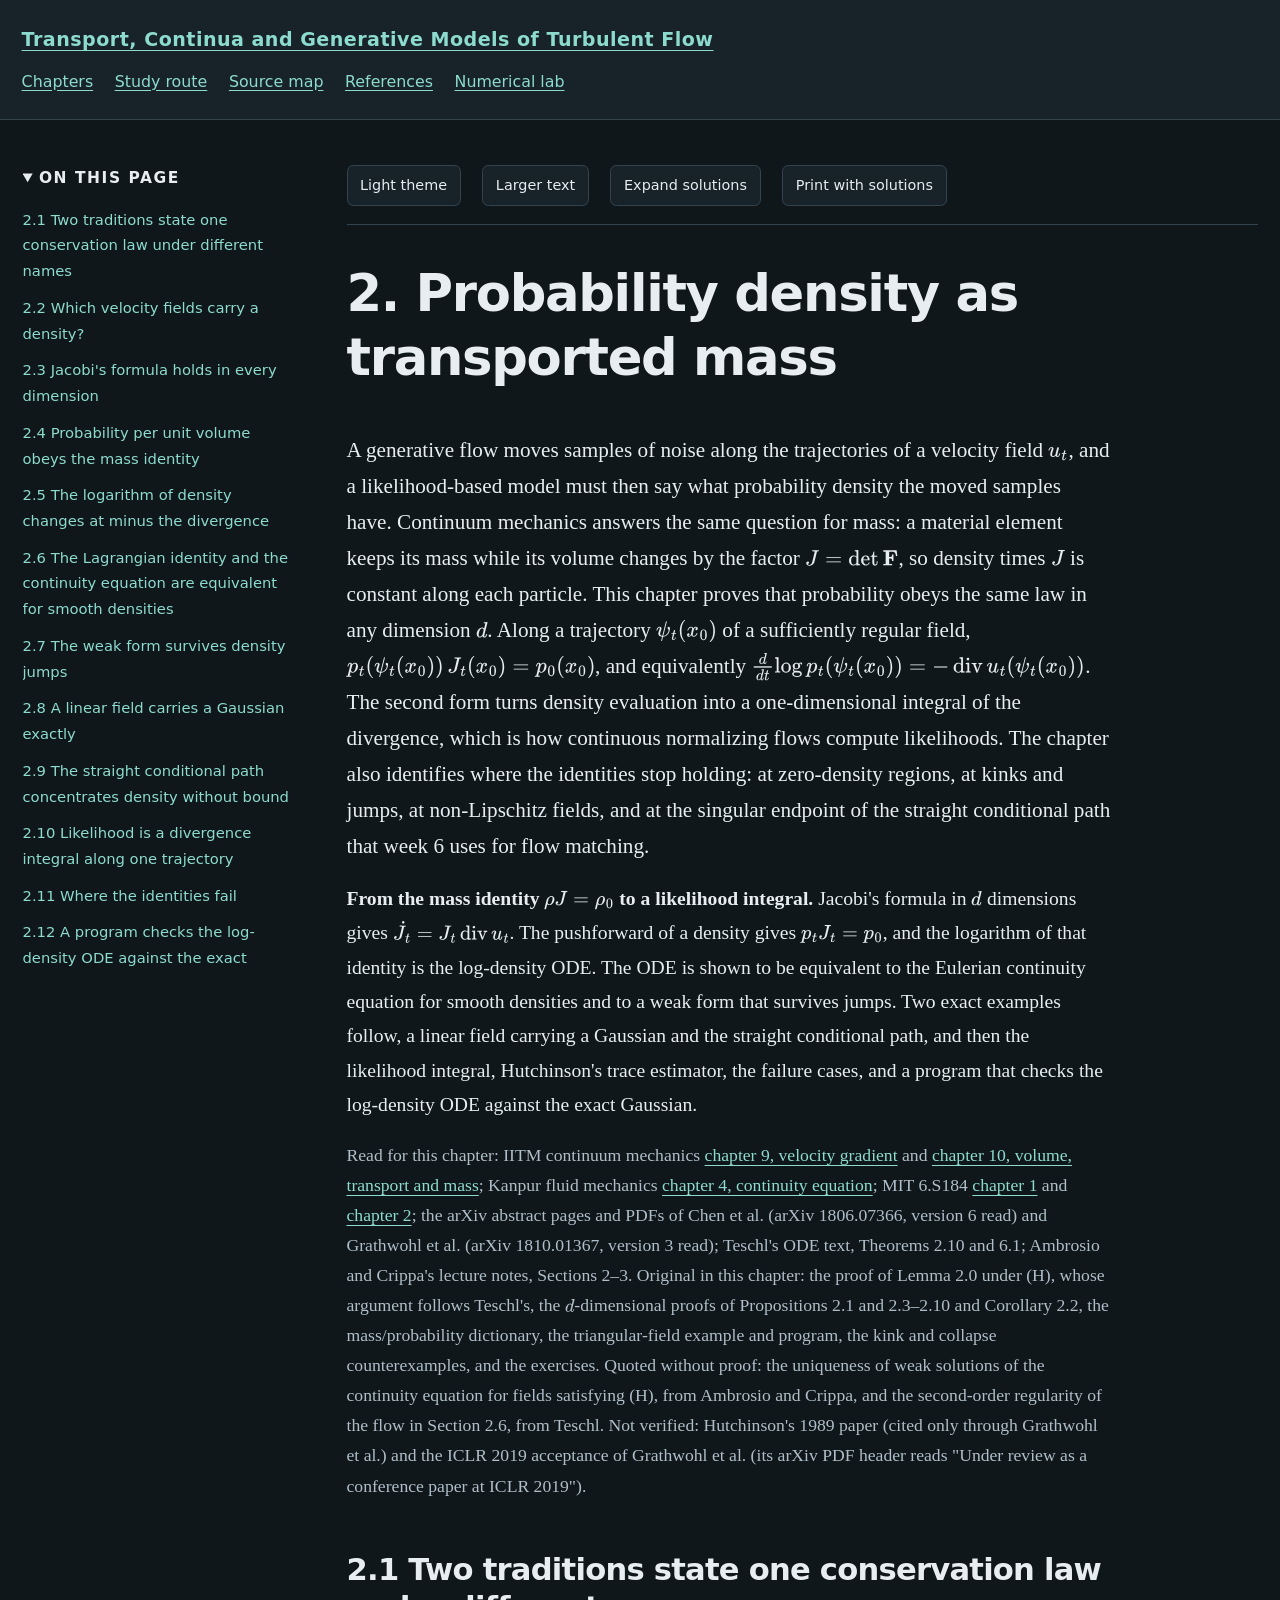
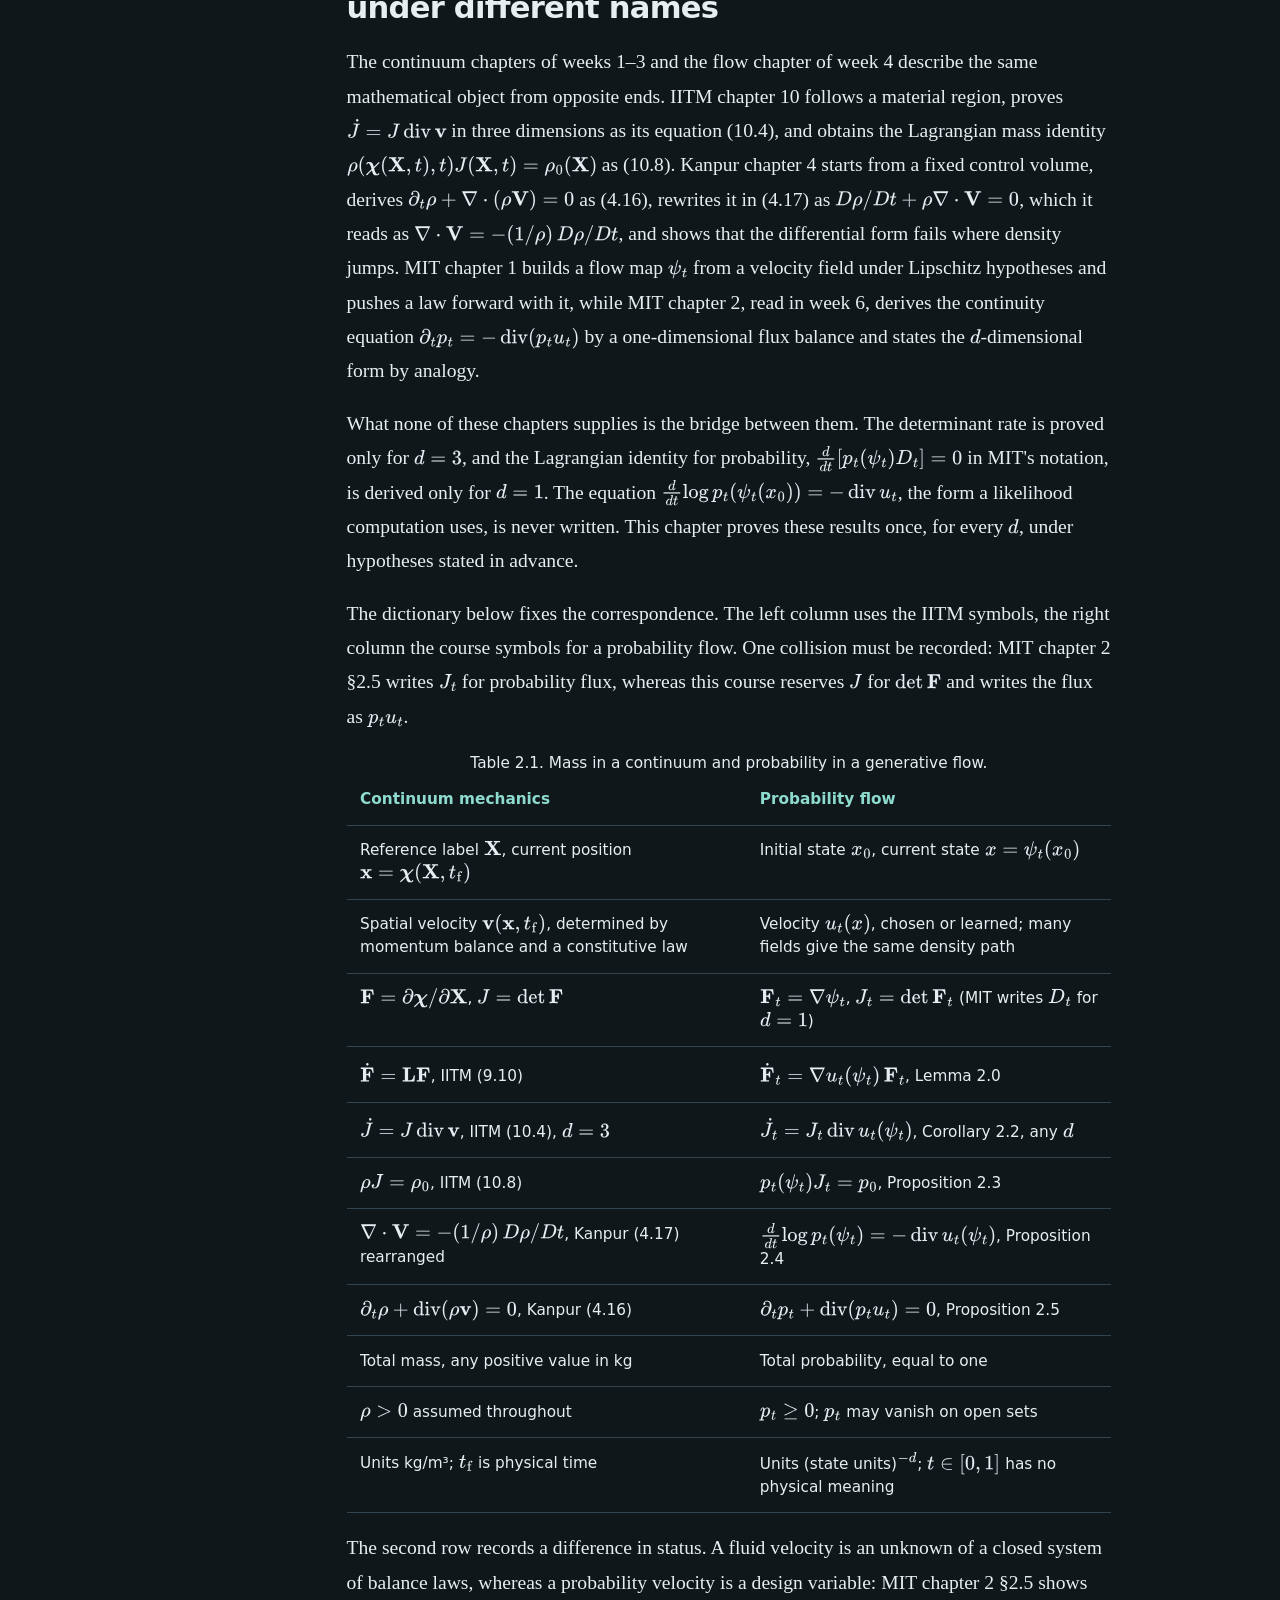
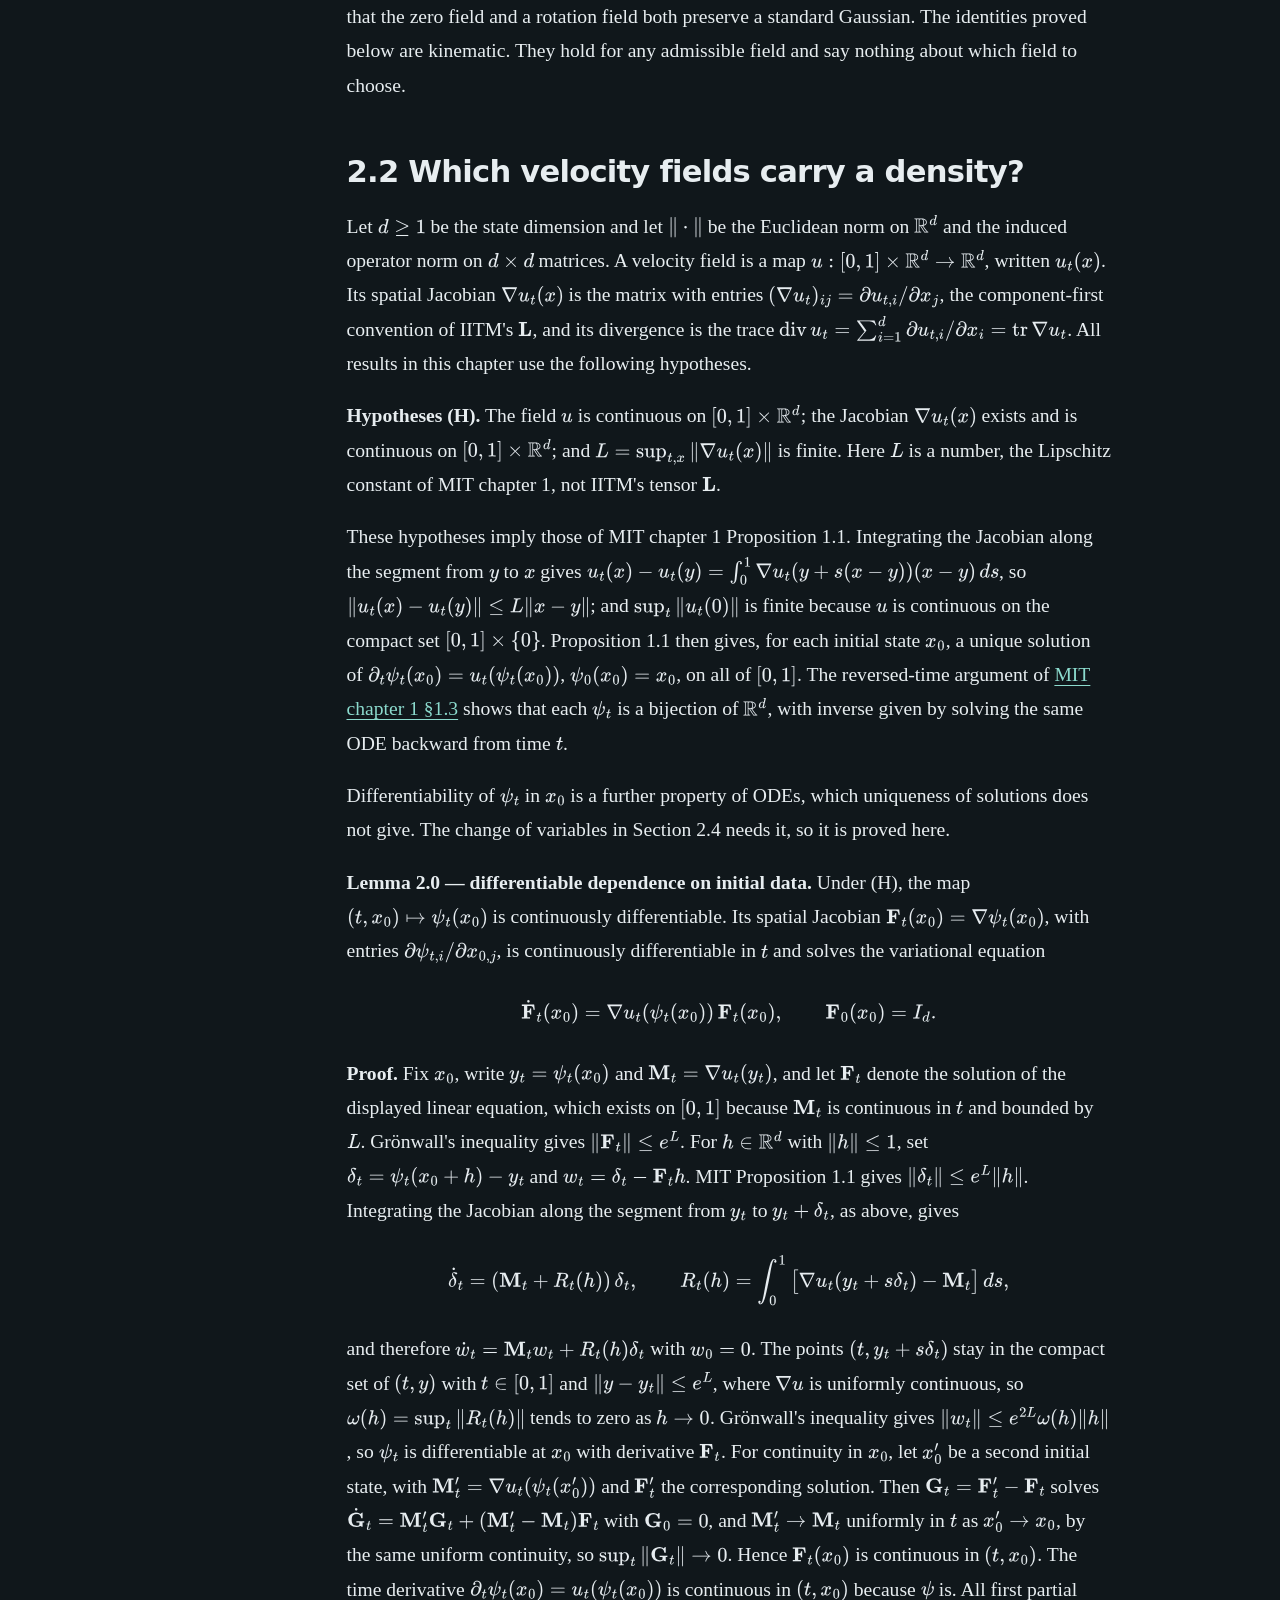
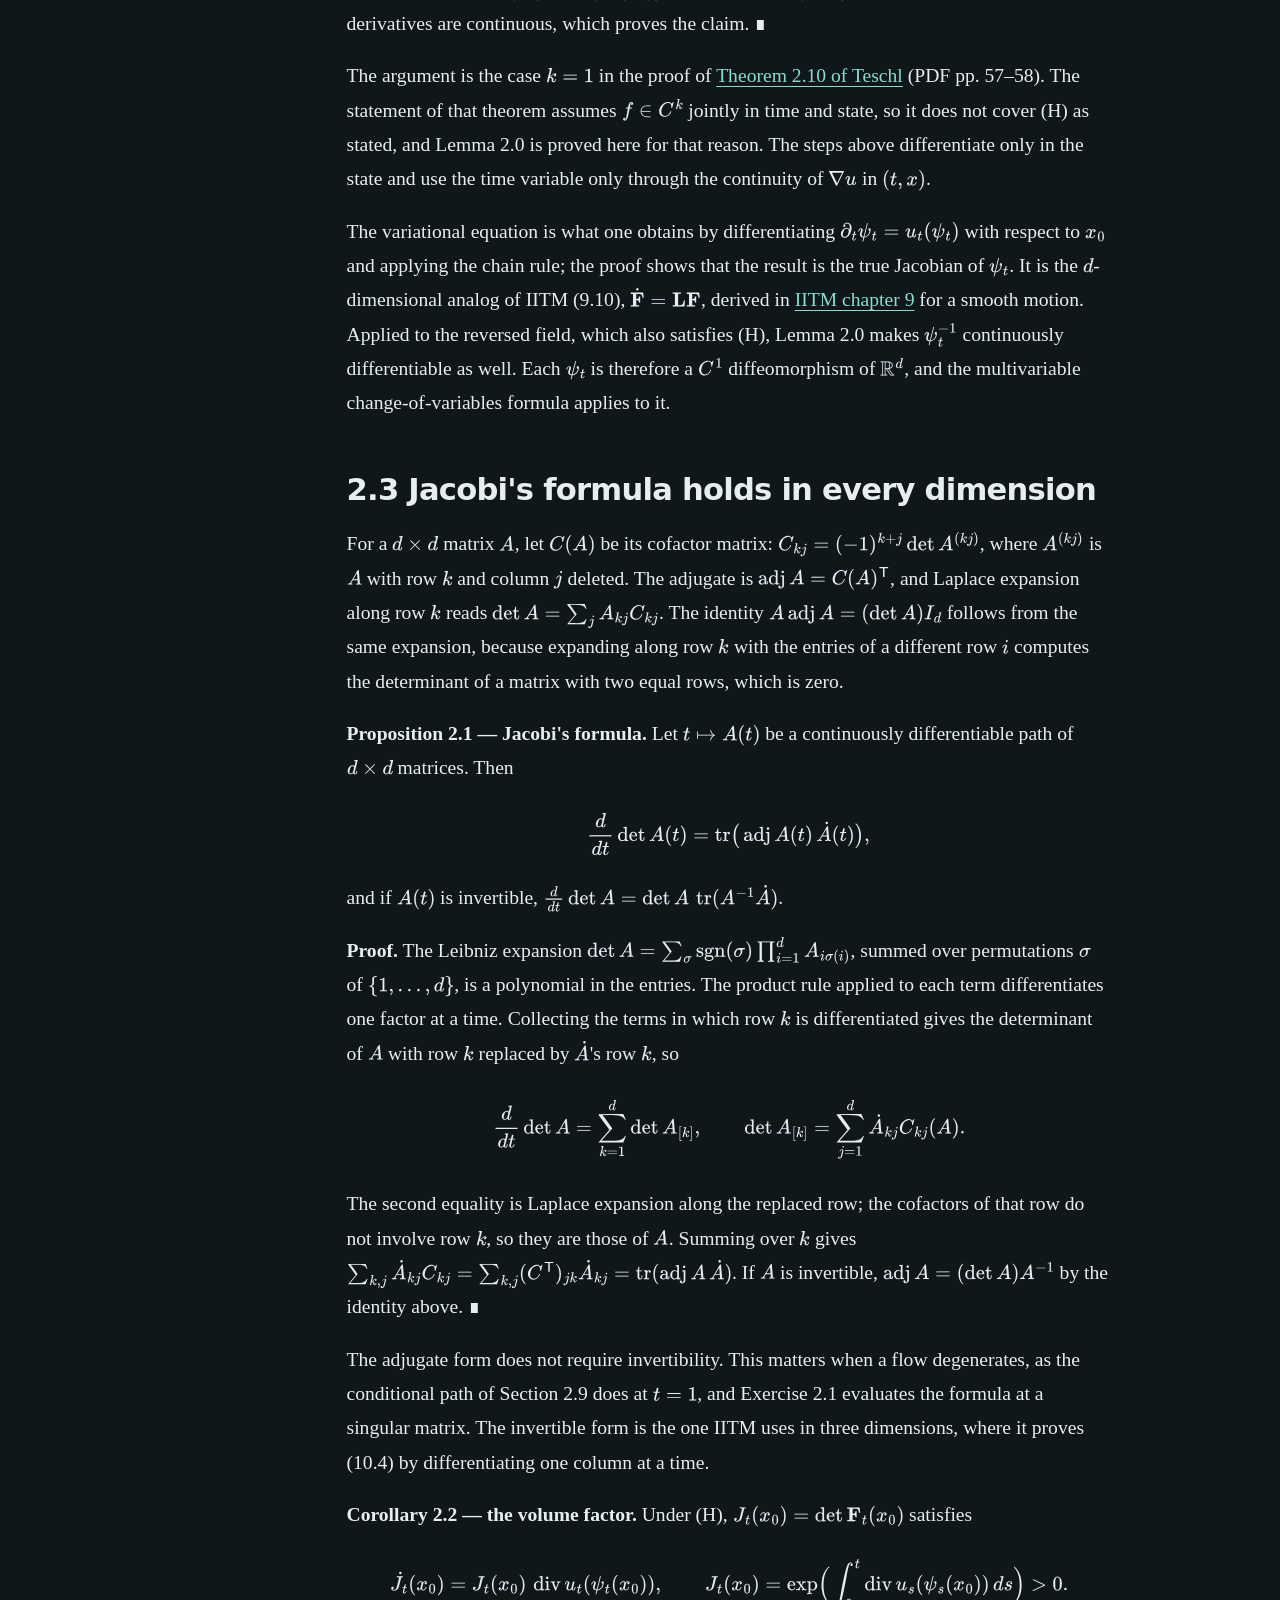
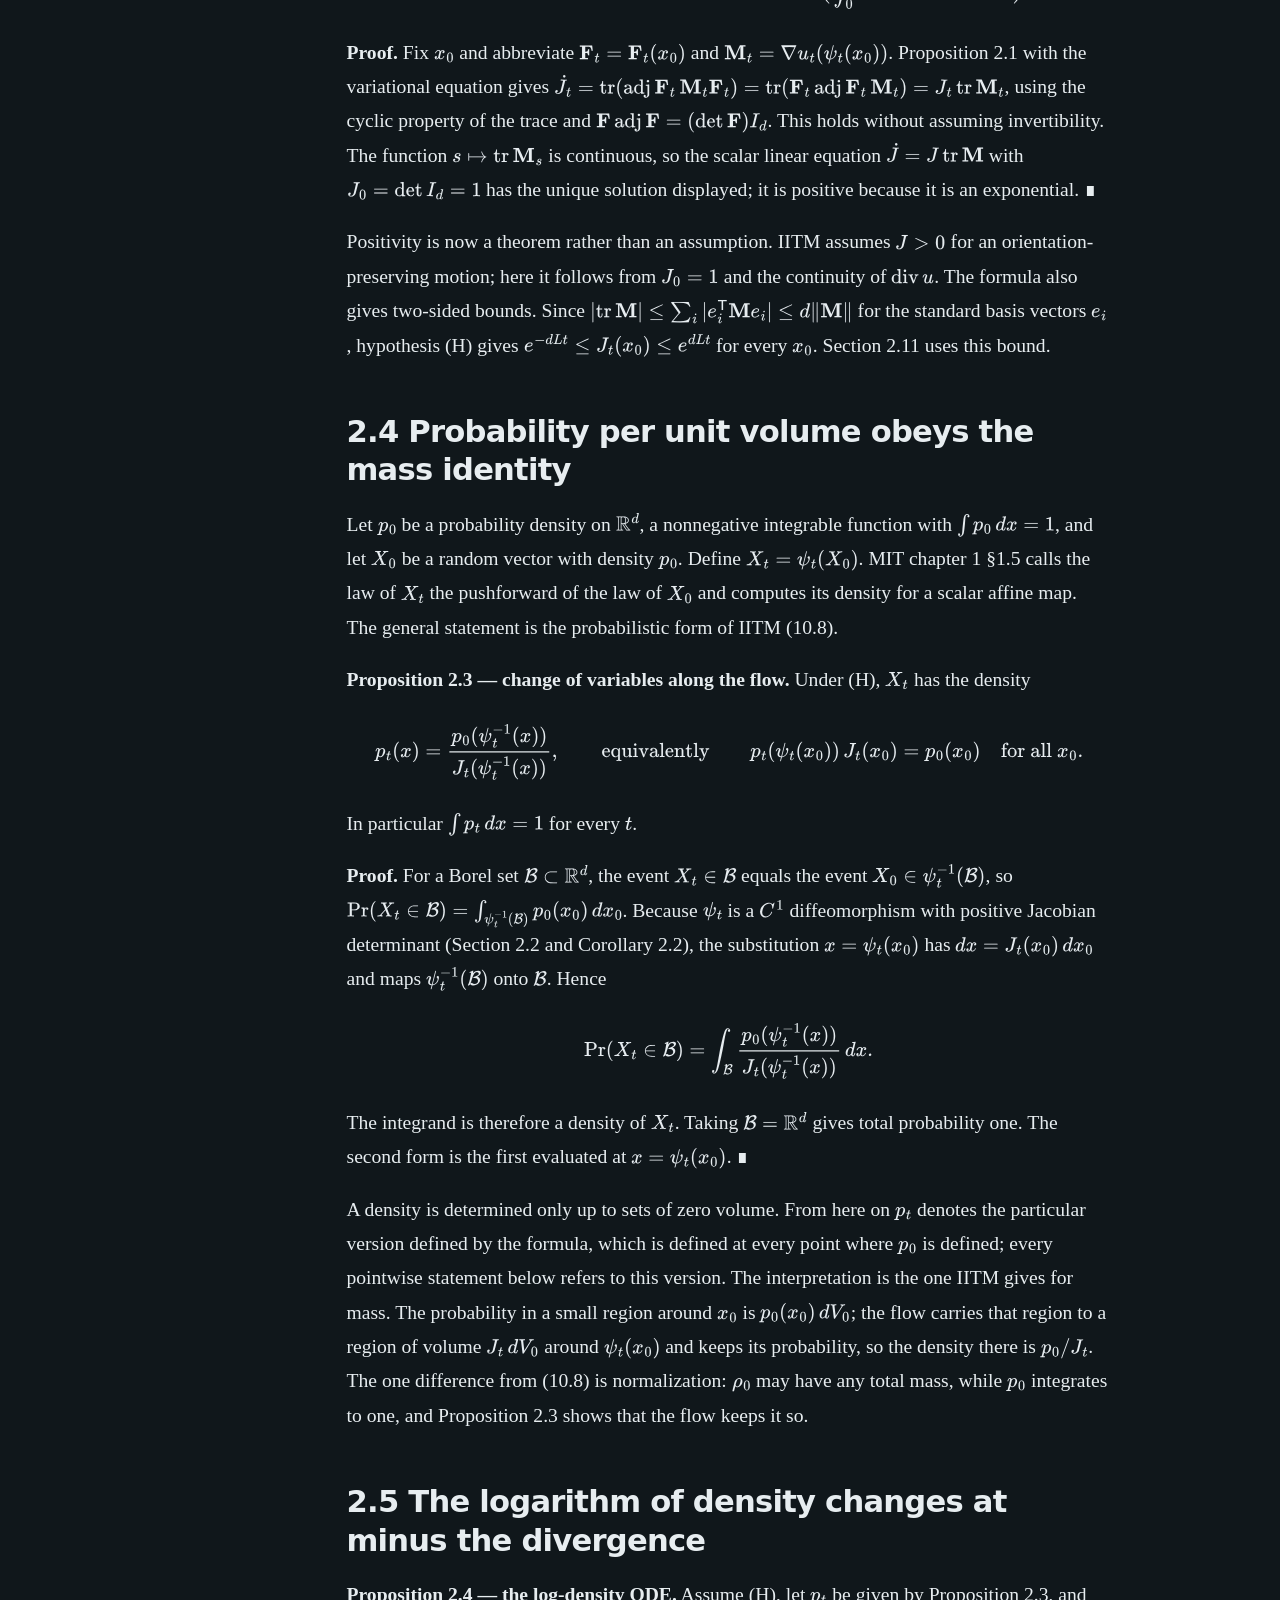
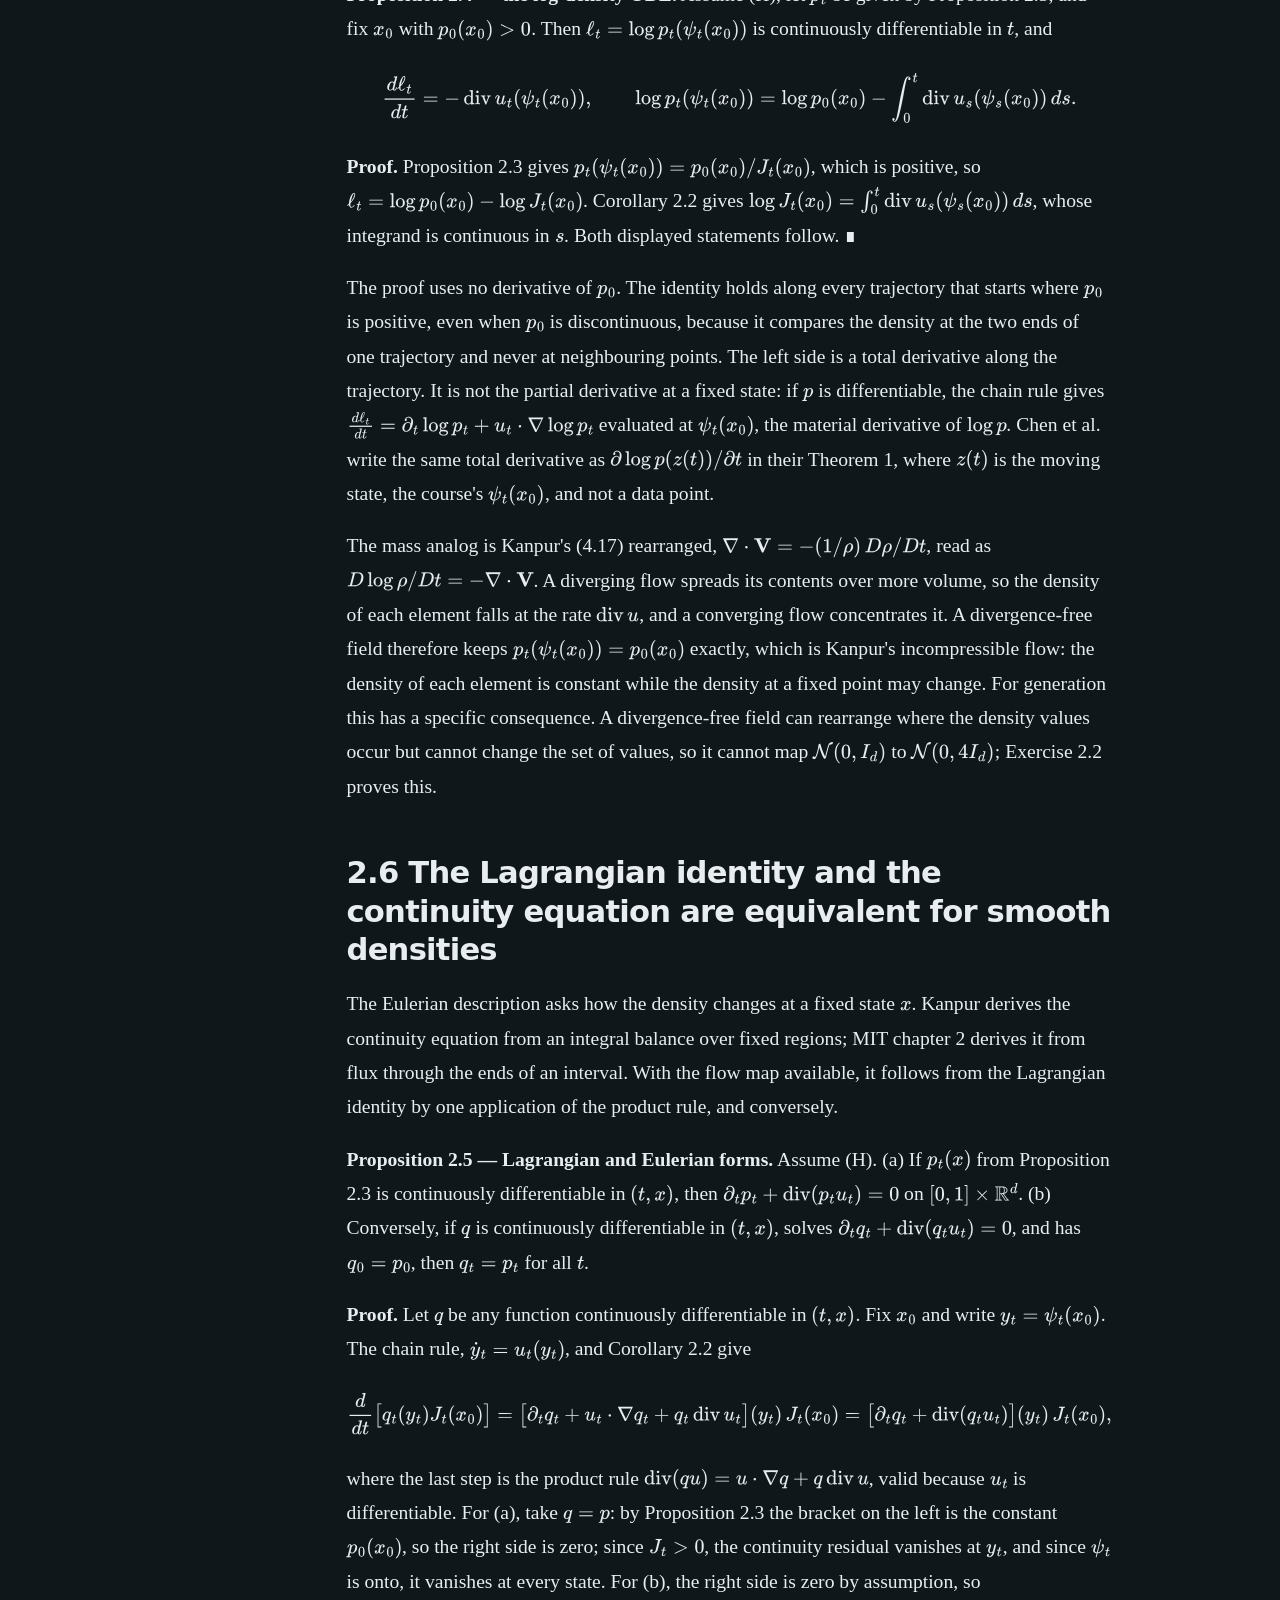
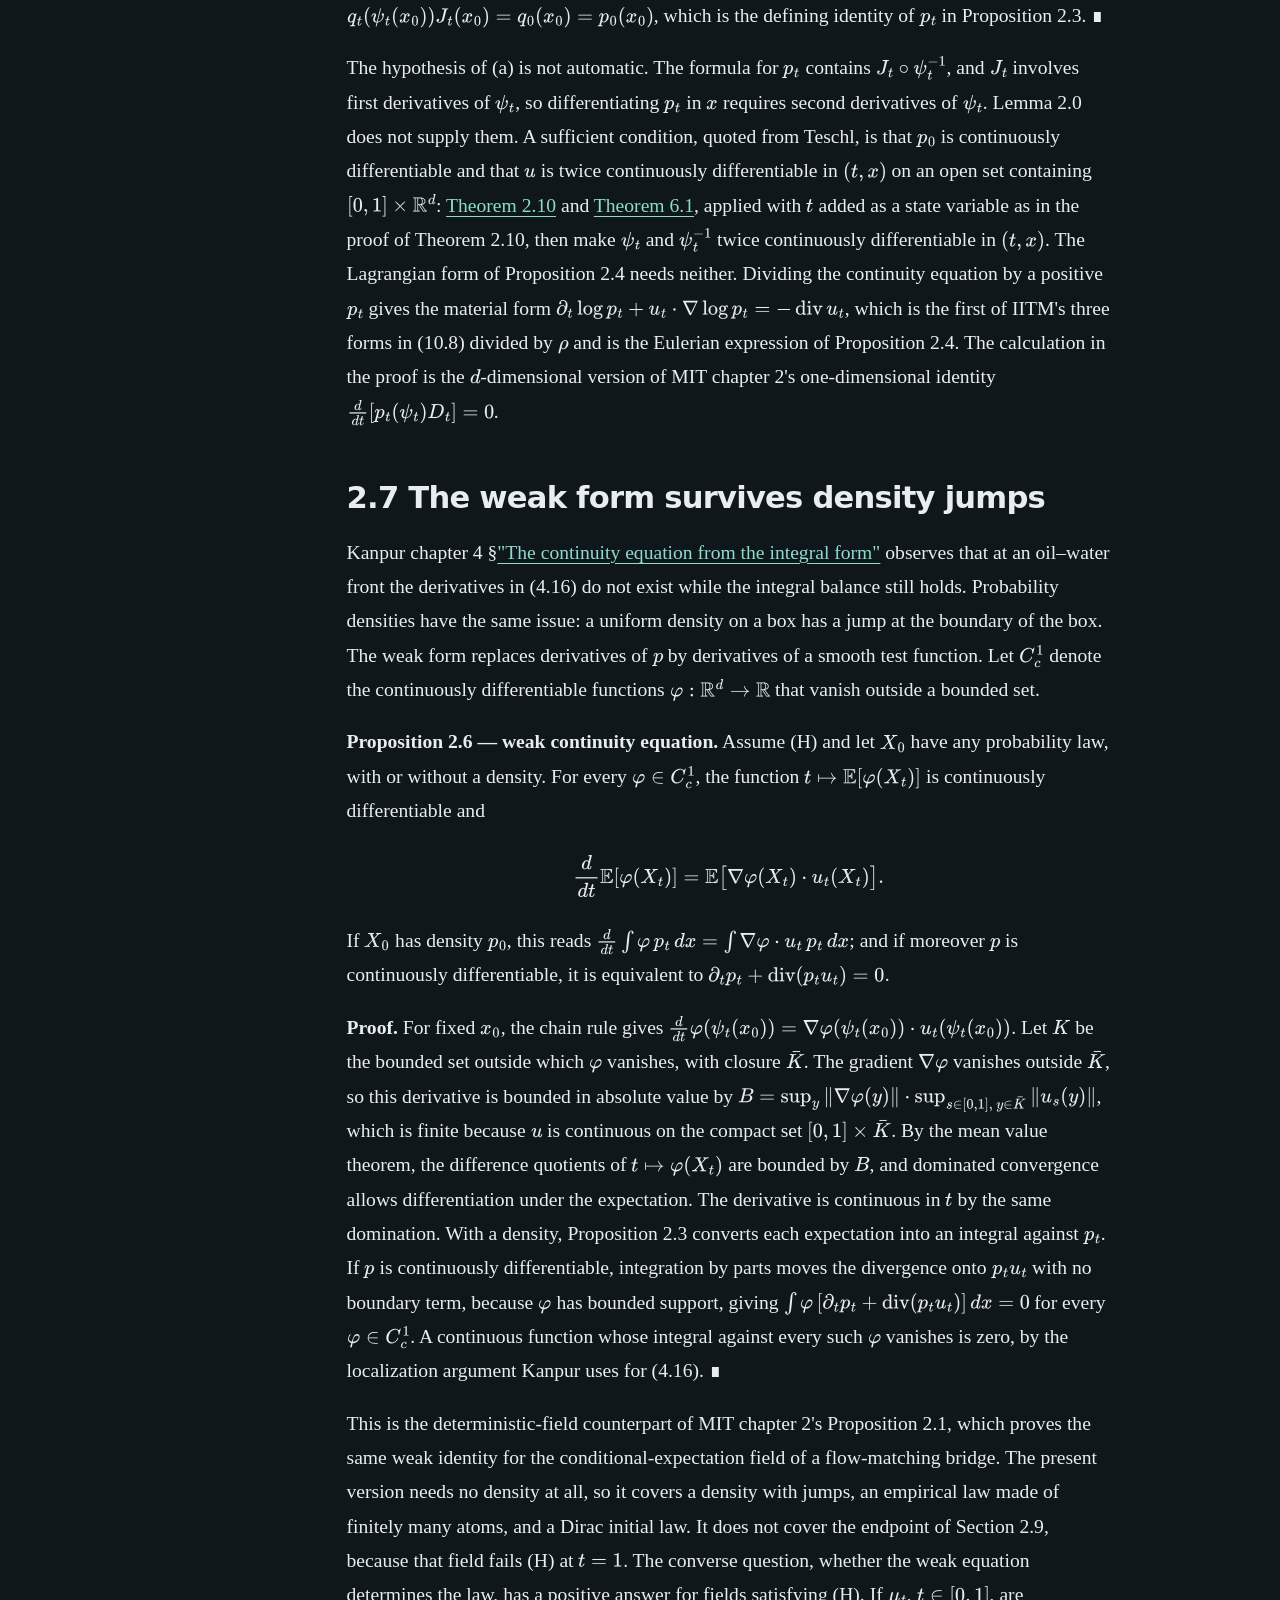
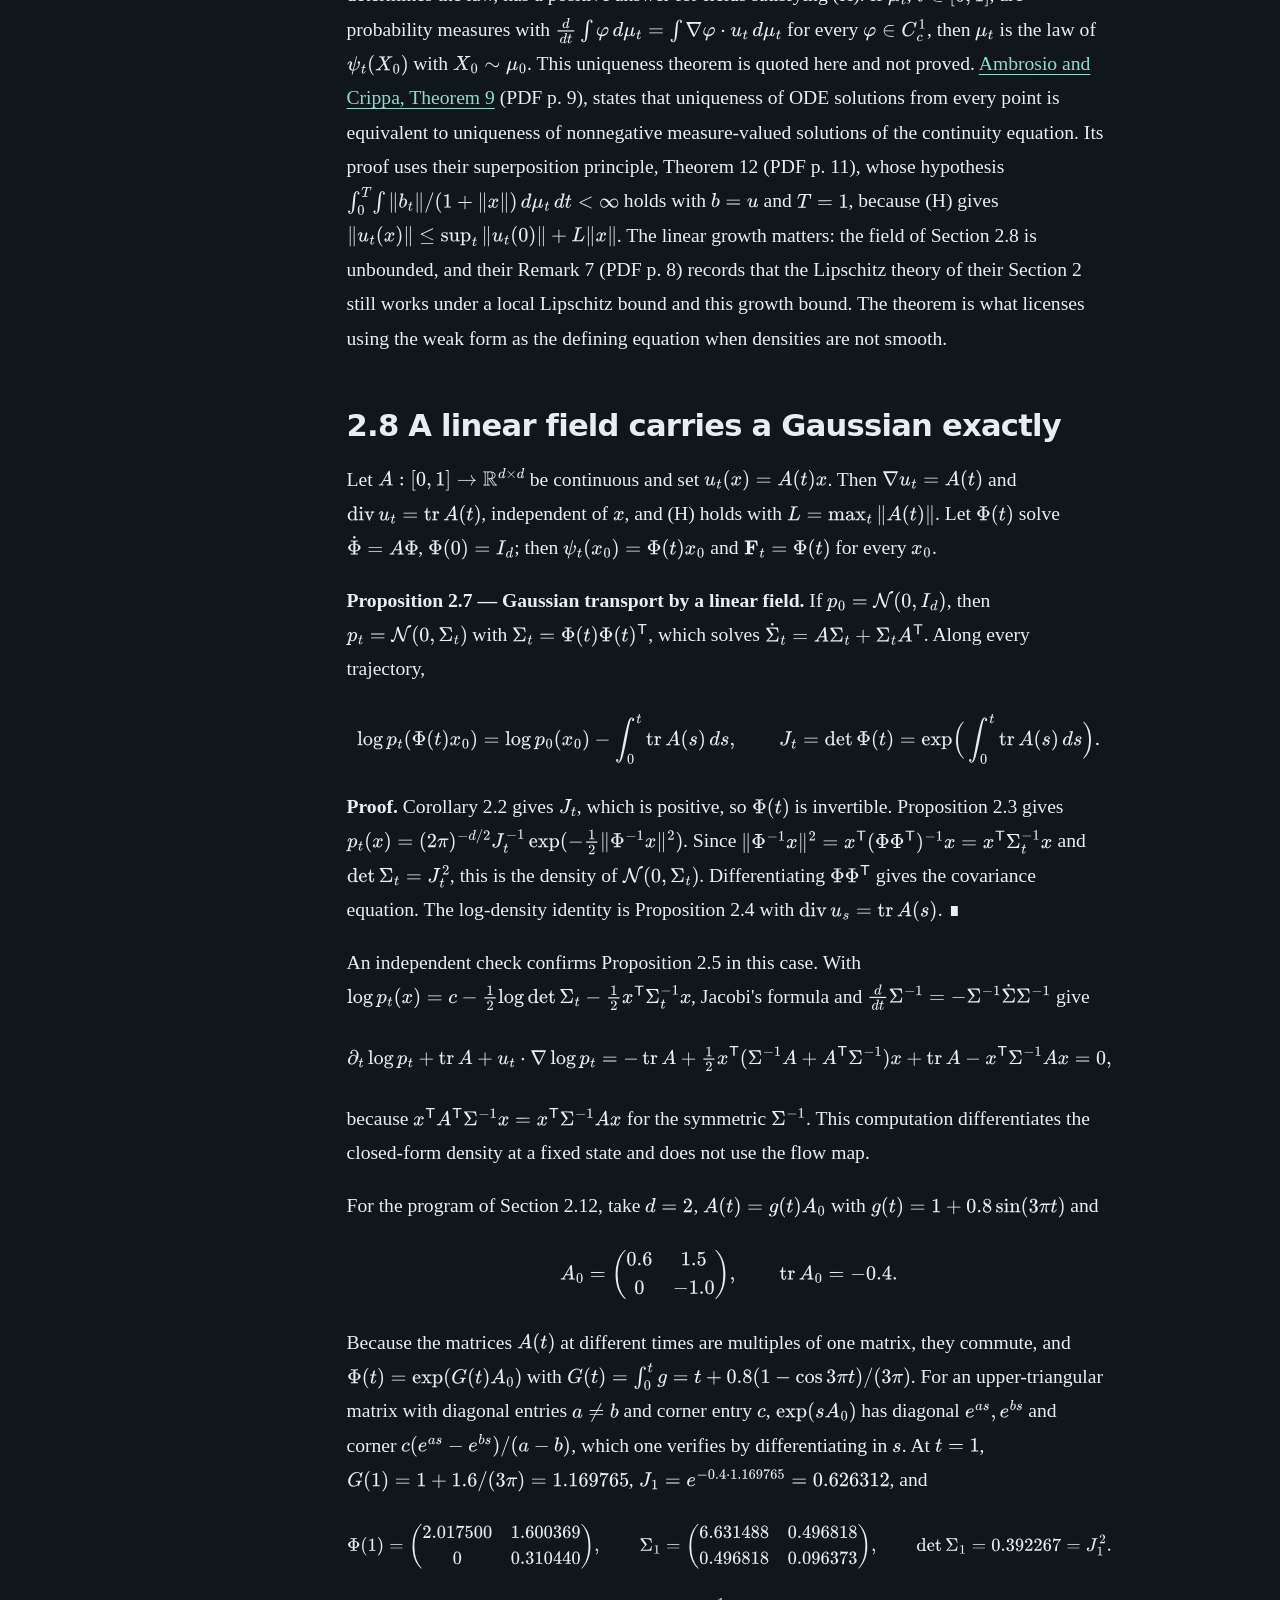
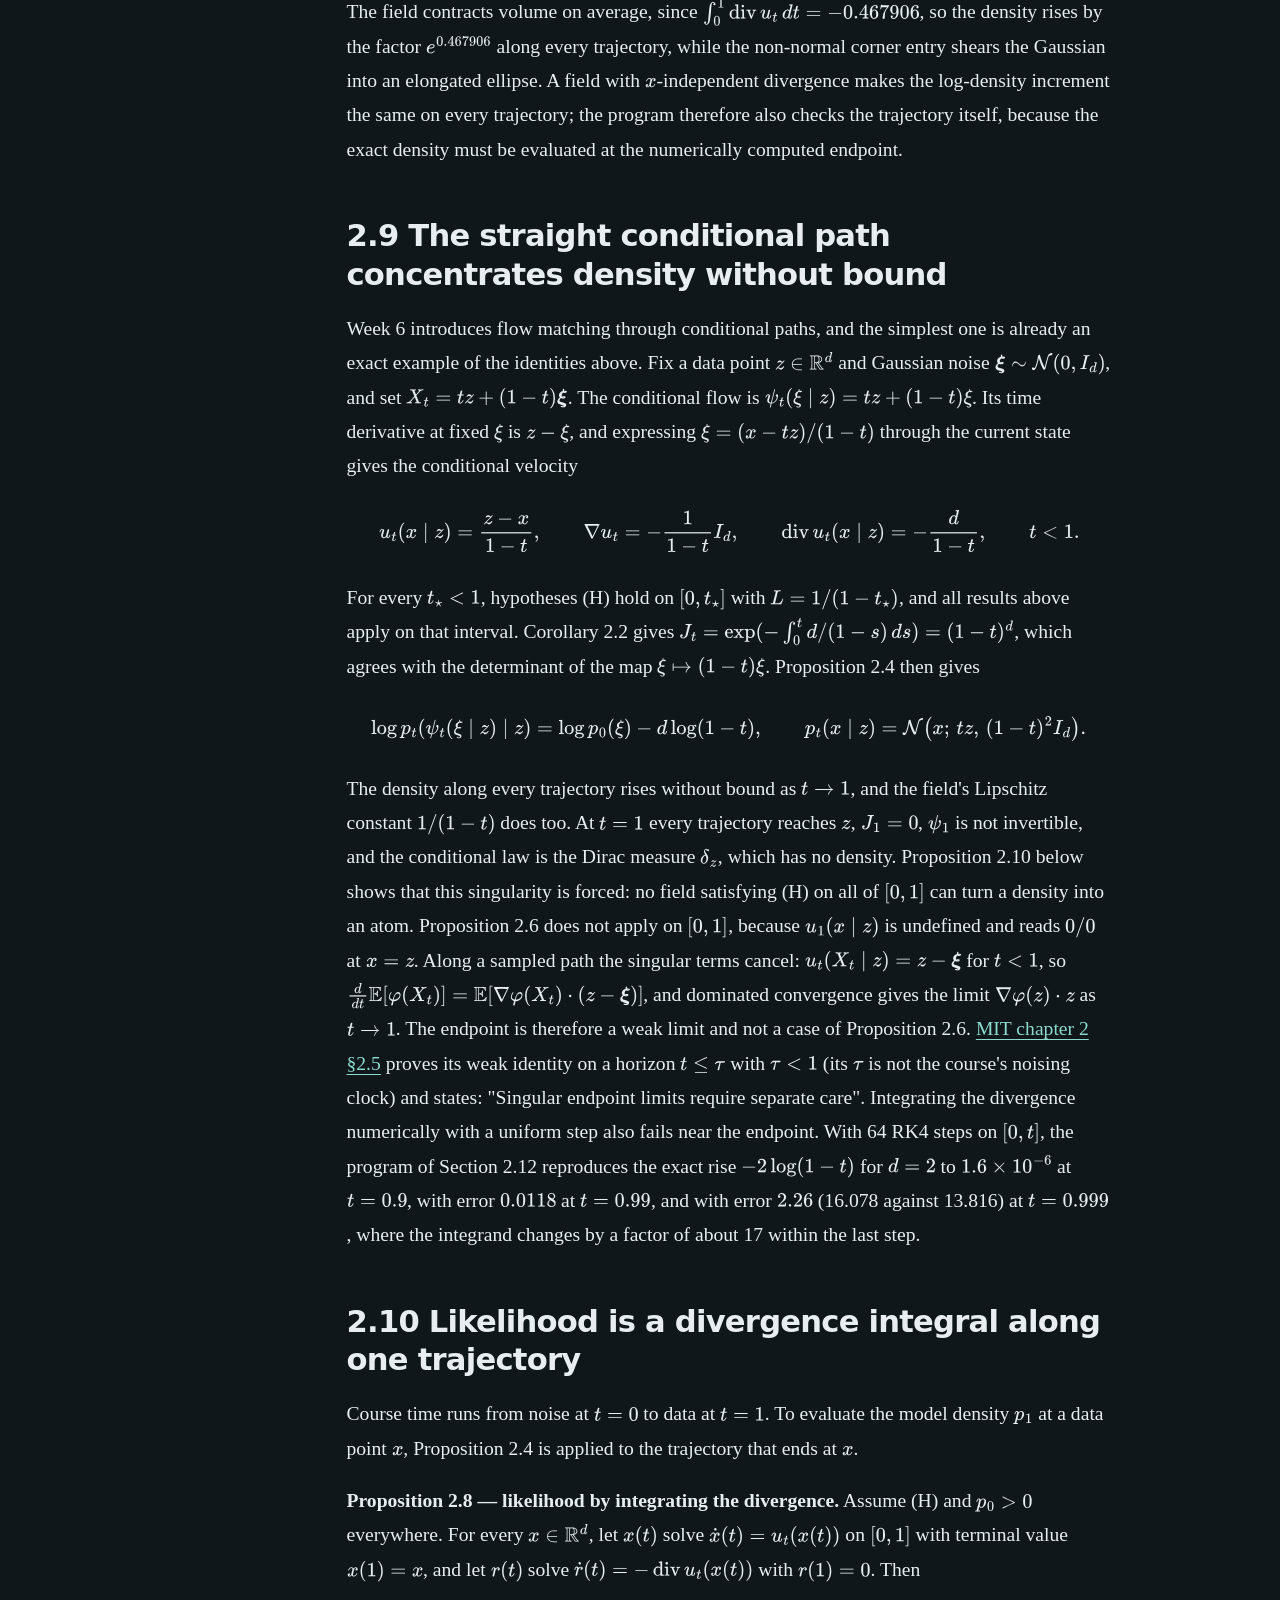
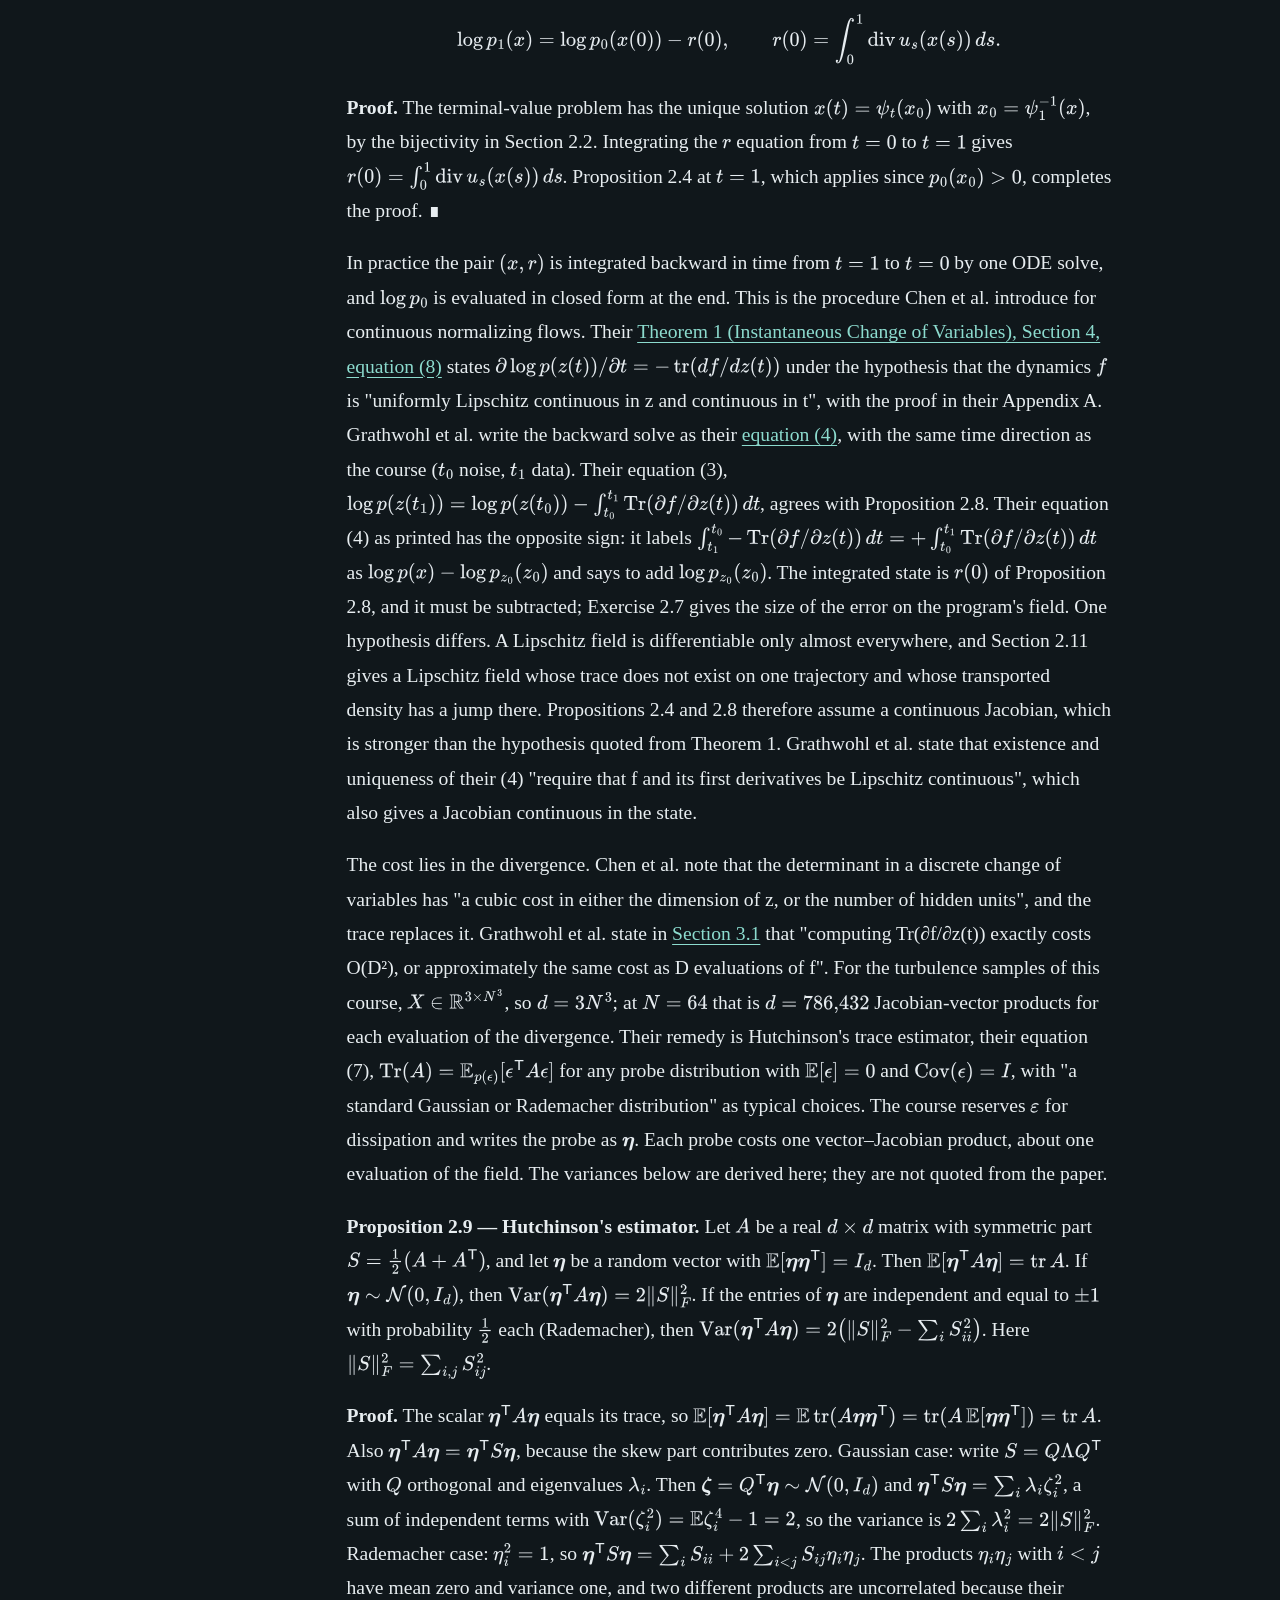
<file: chapter-02-density-as-mass.html>
<!doctype html>
<html lang="en"><head><meta charset="utf-8"><meta name="viewport" content="width=device-width,initial-scale=1">
<meta name="color-scheme" content="dark light"><meta name="book-content-sha256" content="bcfab30a397e2e4bc04c629633e48fbf8c29a788159fbad67dea69447ab1b1bf">
<title>2. Probability density as transported mass · Transport, Continua and Generative Turbulence</title><link rel="icon" href="data:,"><link rel="stylesheet" href="assets/book.css">
<script>window.MathJax={tex:{inlineMath:[['$','$'],['\\(','\\)']],displayMath:[['$$','$$'],['\\[','\\]']],processEscapes:true},svg:{fontCache:'local'},options:{skipHtmlTags:['script','noscript','style','textarea','pre','code']},startup:{pageReady:()=>MathJax.startup.defaultPageReady().then(()=>{document.documentElement.dataset.mathReady='true';})}};</script>
<script defer src="assets/mathjax-tex-svg.js"></script><script defer src="assets/book.js"></script></head>
<body><a class="skip" href="#main">Skip to content</a><header class="site-header"><a class="brand" href="index.html">Transport, Continua and Generative Models of Turbulent Flow</a><nav class="course-nav" aria-label="Book"><a href="index.html">Chapters</a><a href="book-overview.html">Study route</a><a href="source-map.html">Source map</a><a href="references.html">References</a><a href="numerical-lab.html">Numerical lab</a></nav></header>
<div class="layout"><aside class="toc" id="chapter-toc"><h2>On this page</h2></aside><main id="main"><div class="reading-tools"><button id="theme-toggle" aria-pressed="false">Light theme</button><button id="text-toggle" aria-pressed="false">Larger text</button><button id="solutions-toggle" aria-pressed="false">Expand solutions</button><button id="print-page">Print with solutions</button></div>
<article id="chapter-content"><!-- BOOK-CONTENT-START --><h1 id="ch02-title">2. Probability density as transported mass</h1>
<p class="lead">A generative flow moves samples of noise along the trajectories of a velocity field $u_t$, and a likelihood-based model must then say what probability density the moved samples have. Continuum mechanics answers the same question for mass: a material element keeps its mass while its volume changes by the factor $J=\det\mathbf F$, so density times $J$ is constant along each particle. This chapter proves that probability obeys the same law in any dimension $d$. Along a trajectory $\psi_t(x_0)$ of a sufficiently regular field, $p_t(\psi_t(x_0))\,J_t(x_0)=p_0(x_0)$, and equivalently $\frac{d}{dt}\log p_t(\psi_t(x_0))=-\operatorname{div}u_t(\psi_t(x_0))$. The second form turns density evaluation into a one-dimensional integral of the divergence, which is how continuous normalizing flows compute likelihoods. The chapter also identifies where the identities stop holding: at zero-density regions, at kinks and jumps, at non-Lipschitz fields, and at the singular endpoint of the straight conditional path that week 6 uses for flow matching.</p>
<div class="learning-map"><strong>From the mass identity $\rho J=\rho_0$ to a likelihood integral.</strong> Jacobi's formula in $d$ dimensions gives $\dot J_t=J_t\operatorname{div}u_t$. The pushforward of a density gives $p_tJ_t=p_0$, and the logarithm of that identity is the log-density ODE. The ODE is shown to be equivalent to the Eulerian continuity equation for smooth densities and to a weak form that survives jumps. Two exact examples follow, a linear field carrying a Gaussian and the straight conditional path, and then the likelihood integral, Hutchinson's trace estimator, the failure cases, and a program that checks the log-density ODE against the exact Gaussian.</div>
<p class="source-note">Read for this chapter: IITM continuum mechanics <a href="https://az9713.github.io/nptel-continuum-mechanics-iitm-notes/chapter-09-compatibility-and-velocity-gradients.html#velocity">chapter 9, velocity gradient</a> and <a href="https://az9713.github.io/nptel-continuum-mechanics-iitm-notes/chapter-10-transport-and-balance-laws.html#volume-elements">chapter 10, volume, transport and mass</a>; Kanpur fluid mechanics <a href="https://az9713.github.io/nptel-fluid-mechanics-kanpur-notes/chapter-04-the-reynolds-transport-theorem-and-conservation-of-mass.html#differential">chapter 4, continuity equation</a>; MIT 6.S184 <a href="https://az9713.github.io/mit-6s184-flow-diffusion-notes/chapter-01.html#well-posedness">chapter 1</a> and <a href="https://az9713.github.io/mit-6s184-flow-diffusion-notes/chapter-02.html#continuity">chapter 2</a>; the arXiv abstract pages and PDFs of Chen et al. (arXiv 1806.07366, version 6 read) and Grathwohl et al. (arXiv 1810.01367, version 3 read); Teschl's ODE text, Theorems 2.10 and 6.1; Ambrosio and Crippa's lecture notes, Sections 2–3. Original in this chapter: the proof of Lemma 2.0 under (H), whose argument follows Teschl's, the $d$-dimensional proofs of Propositions 2.1 and 2.3–2.10 and Corollary 2.2, the mass/probability dictionary, the triangular-field example and program, the kink and collapse counterexamples, and the exercises. Quoted without proof: the uniqueness of weak solutions of the continuity equation for fields satisfying (H), from Ambrosio and Crippa, and the second-order regularity of the flow in Section 2.6, from Teschl. Not verified: Hutchinson's 1989 paper (cited only through Grathwohl et al.) and the ICLR 2019 acceptance of Grathwohl et al. (its arXiv PDF header reads "Under review as a conference paper at ICLR 2019").</p>

<h2 id="two-ledgers">2.1 Two traditions state one conservation law under different names</h2>
<p>The continuum chapters of weeks 1–3 and the flow chapter of week 4 describe the same mathematical object from opposite ends. IITM chapter 10 follows a material region, proves $\dot J=J\operatorname{div}\mathbf v$ in three dimensions as its equation (10.4), and obtains the Lagrangian mass identity $\rho(\boldsymbol\chi(\mathbf X,t),t)J(\mathbf X,t)=\rho_0(\mathbf X)$ as (10.8). Kanpur chapter 4 starts from a fixed control volume, derives $\partial_t\rho+\nabla\cdot(\rho\mathbf V)=0$ as (4.16), rewrites it in (4.17) as $D\rho/Dt+\rho\nabla\cdot\mathbf V=0$, which it reads as $\nabla\cdot\mathbf V=-(1/\rho)\,D\rho/Dt$, and shows that the differential form fails where density jumps. MIT chapter 1 builds a flow map $\psi_t$ from a velocity field under Lipschitz hypotheses and pushes a law forward with it, while MIT chapter 2, read in week 6, derives the continuity equation $\partial_tp_t=-\operatorname{div}(p_tu_t)$ by a one-dimensional flux balance and states the $d$-dimensional form by analogy.</p>
<p>What none of these chapters supplies is the bridge between them. The determinant rate is proved only for $d=3$, and the Lagrangian identity for probability, $\frac{d}{dt}[p_t(\psi_t)D_t]=0$ in MIT's notation, is derived only for $d=1$. The equation $\frac{d}{dt}\log p_t(\psi_t(x_0))=-\operatorname{div}u_t$, the form a likelihood computation uses, is never written. This chapter proves these results once, for every $d$, under hypotheses stated in advance.</p>
<p>The dictionary below fixes the correspondence. The left column uses the IITM symbols, the right column the course symbols for a probability flow. One collision must be recorded: MIT chapter 2 §2.5 writes $J_t$ for probability flux, whereas this course reserves $J$ for $\det\mathbf F$ and writes the flux as $p_tu_t$.</p>
<div class="table-wrap"><table><caption>Table 2.1. Mass in a continuum and probability in a generative flow.</caption><thead><tr><th>Continuum mechanics</th><th>Probability flow</th></tr></thead><tbody>
<tr><td>Reference label $\mathbf X$, current position $\mathbf x=\boldsymbol\chi(\mathbf X,t_{\mathrm f})$</td><td>Initial state $x_0$, current state $x=\psi_t(x_0)$</td></tr>
<tr><td>Spatial velocity $\mathbf v(\mathbf x,t_{\mathrm f})$, determined by momentum balance and a constitutive law</td><td>Velocity $u_t(x)$, chosen or learned; many fields give the same density path</td></tr>
<tr><td>$\mathbf F=\partial\boldsymbol\chi/\partial\mathbf X$, $J=\det\mathbf F$</td><td>$\mathbf F_t=\nabla\psi_t$, $J_t=\det\mathbf F_t$ (MIT writes $D_t$ for $d=1$)</td></tr>
<tr><td>$\dot{\mathbf F}=\mathbf L\mathbf F$, IITM (9.10)</td><td>$\dot{\mathbf F}_t=\nabla u_t(\psi_t)\,\mathbf F_t$, Lemma 2.0</td></tr>
<tr><td>$\dot J=J\operatorname{div}\mathbf v$, IITM (10.4), $d=3$</td><td>$\dot J_t=J_t\operatorname{div}u_t(\psi_t)$, Corollary 2.2, any $d$</td></tr>
<tr><td>$\rho J=\rho_0$, IITM (10.8)</td><td>$p_t(\psi_t)J_t=p_0$, Proposition 2.3</td></tr>
<tr><td>$\nabla\cdot\mathbf V=-(1/\rho)\,D\rho/Dt$, Kanpur (4.17) rearranged</td><td>$\frac{d}{dt}\log p_t(\psi_t)=-\operatorname{div}u_t(\psi_t)$, Proposition 2.4</td></tr>
<tr><td>$\partial_t\rho+\operatorname{div}(\rho\mathbf v)=0$, Kanpur (4.16)</td><td>$\partial_tp_t+\operatorname{div}(p_tu_t)=0$, Proposition 2.5</td></tr>
<tr><td>Total mass, any positive value in kg</td><td>Total probability, equal to one</td></tr>
<tr><td>$\rho\gt0$ assumed throughout</td><td>$p_t\ge0$; $p_t$ may vanish on open sets</td></tr>
<tr><td>Units kg/m³; $t_{\mathrm f}$ is physical time</td><td>Units (state units)$^{-d}$; $t\in[0,1]$ has no physical meaning</td></tr>
</tbody></table></div>
<p>The second row records a difference in status. A fluid velocity is an unknown of a closed system of balance laws, whereas a probability velocity is a design variable: MIT chapter 2 §2.5 shows that the zero field and a rotation field both preserve a standard Gaussian. The identities proved below are kinematic. They hold for any admissible field and say nothing about which field to choose.</p>

<h2 id="hypotheses">2.2 Which velocity fields carry a density?</h2>
<p>Let $d\ge1$ be the state dimension and let $\|\cdot\|$ be the Euclidean norm on $\mathbb R^d$ and the induced operator norm on $d\times d$ matrices. A velocity field is a map $u:[0,1]\times\mathbb R^d\to\mathbb R^d$, written $u_t(x)$. Its spatial Jacobian $\nabla u_t(x)$ is the matrix with entries $(\nabla u_t)_{ij}=\partial u_{t,i}/\partial x_j$, the component-first convention of IITM's $\mathbf L$, and its divergence is the trace $\operatorname{div}u_t=\sum_{i=1}^d\partial u_{t,i}/\partial x_i=\operatorname{tr}\nabla u_t$. All results in this chapter use the following hypotheses.</p>
<div class="def"><p><strong>Hypotheses (H).</strong> The field $u$ is continuous on $[0,1]\times\mathbb R^d$; the Jacobian $\nabla u_t(x)$ exists and is continuous on $[0,1]\times\mathbb R^d$; and $L=\sup_{t,x}\|\nabla u_t(x)\|$ is finite. Here $L$ is a number, the Lipschitz constant of MIT chapter 1, not IITM's tensor $\mathbf L$.</p></div>
<p>These hypotheses imply those of MIT chapter 1 Proposition 1.1. Integrating the Jacobian along the segment from $y$ to $x$ gives $u_t(x)-u_t(y)=\int_0^1\nabla u_t(y+s(x-y))(x-y)\,ds$, so $\|u_t(x)-u_t(y)\|\le L\|x-y\|$; and $\sup_t\|u_t(0)\|$ is finite because $u$ is continuous on the compact set $[0,1]\times\{0\}$. Proposition 1.1 then gives, for each initial state $x_0$, a unique solution of $\partial_t\psi_t(x_0)=u_t(\psi_t(x_0))$, $\psi_0(x_0)=x_0$, on all of $[0,1]$. The reversed-time argument of <a href="https://az9713.github.io/mit-6s184-flow-diffusion-notes/chapter-01.html#well-posedness">MIT chapter 1 §1.3</a> shows that each $\psi_t$ is a bijection of $\mathbb R^d$, with inverse given by solving the same ODE backward from time $t$.</p>
<p>Differentiability of $\psi_t$ in $x_0$ is a further property of ODEs, which uniqueness of solutions does not give. The change of variables in Section 2.4 needs it, so it is proved here.</p>
<div class="prop"><p><strong>Lemma 2.0 — differentiable dependence on initial data.</strong> Under (H), the map $(t,x_0)\mapsto\psi_t(x_0)$ is continuously differentiable. Its spatial Jacobian $\mathbf F_t(x_0)=\nabla\psi_t(x_0)$, with entries $\partial\psi_{t,i}/\partial x_{0,j}$, is continuously differentiable in $t$ and solves the variational equation</p><div class="equation">$$\dot{\mathbf F}_t(x_0)=\nabla u_t(\psi_t(x_0))\,\mathbf F_t(x_0),\qquad \mathbf F_0(x_0)=I_d.$$</div></div>
<div class="proof"><p><strong>Proof.</strong> Fix $x_0$, write $y_t=\psi_t(x_0)$ and $\mathbf M_t=\nabla u_t(y_t)$, and let $\mathbf F_t$ denote the solution of the displayed linear equation, which exists on $[0,1]$ because $\mathbf M_t$ is continuous in $t$ and bounded by $L$. Grönwall's inequality gives $\|\mathbf F_t\|\le e^{L}$. For $h\in\mathbb R^d$ with $\|h\|\le1$, set $\delta_t=\psi_t(x_0+h)-y_t$ and $w_t=\delta_t-\mathbf F_th$. MIT Proposition 1.1 gives $\|\delta_t\|\le e^{L}\|h\|$. Integrating the Jacobian along the segment from $y_t$ to $y_t+\delta_t$, as above, gives</p><div class="equation">$$\dot\delta_t=(\mathbf M_t+R_t(h))\,\delta_t,\qquad R_t(h)=\int_0^1\big[\nabla u_t(y_t+s\delta_t)-\mathbf M_t\big]\,ds,$$</div><p>and therefore $\dot w_t=\mathbf M_tw_t+R_t(h)\delta_t$ with $w_0=0$. The points $(t,y_t+s\delta_t)$ stay in the compact set of $(t,y)$ with $t\in[0,1]$ and $\|y-y_t\|\le e^{L}$, where $\nabla u$ is uniformly continuous, so $\omega(h)=\sup_t\|R_t(h)\|$ tends to zero as $h\to0$. Grönwall's inequality gives $\|w_t\|\le e^{2L}\omega(h)\|h\|$, so $\psi_t$ is differentiable at $x_0$ with derivative $\mathbf F_t$. For continuity in $x_0$, let $x_0'$ be a second initial state, with $\mathbf M_t'=\nabla u_t(\psi_t(x_0'))$ and $\mathbf F_t'$ the corresponding solution. Then $\mathbf G_t=\mathbf F_t'-\mathbf F_t$ solves $\dot{\mathbf G}_t=\mathbf M_t'\mathbf G_t+(\mathbf M_t'-\mathbf M_t)\mathbf F_t$ with $\mathbf G_0=0$, and $\mathbf M_t'\to\mathbf M_t$ uniformly in $t$ as $x_0'\to x_0$, by the same uniform continuity, so $\sup_t\|\mathbf G_t\|\to0$. Hence $\mathbf F_t(x_0)$ is continuous in $(t,x_0)$. The time derivative $\partial_t\psi_t(x_0)=u_t(\psi_t(x_0))$ is continuous in $(t,x_0)$ because $\psi$ is. All first partial derivatives are continuous, which proves the claim. <span class="qed">∎</span></p></div>
<p>The argument is the case $k=1$ in the proof of <a href="https://www.mat.univie.ac.at/~gerald/ftp/book-ode/ode.pdf#page=57">Theorem 2.10 of Teschl</a> (PDF pp. 57–58). The statement of that theorem assumes $f\in C^k$ jointly in time and state, so it does not cover (H) as stated, and Lemma 2.0 is proved here for that reason. The steps above differentiate only in the state and use the time variable only through the continuity of $\nabla u$ in $(t,x)$.</p>
<p>The variational equation is what one obtains by differentiating $\partial_t\psi_t=u_t(\psi_t)$ with respect to $x_0$ and applying the chain rule; the proof shows that the result is the true Jacobian of $\psi_t$. It is the $d$-dimensional analog of IITM (9.10), $\dot{\mathbf F}=\mathbf L\mathbf F$, derived in <a href="https://az9713.github.io/nptel-continuum-mechanics-iitm-notes/chapter-09-compatibility-and-velocity-gradients.html#velocity">IITM chapter 9</a> for a smooth motion. Applied to the reversed field, which also satisfies (H), Lemma 2.0 makes $\psi_t^{-1}$ continuously differentiable as well. Each $\psi_t$ is therefore a $C^1$ diffeomorphism of $\mathbb R^d$, and the multivariable change-of-variables formula applies to it.</p>

<h2 id="jacobi">2.3 Jacobi's formula holds in every dimension</h2>
<p>For a $d\times d$ matrix $A$, let $C(A)$ be its cofactor matrix: $C_{kj}=(-1)^{k+j}\det A^{(kj)}$, where $A^{(kj)}$ is $A$ with row $k$ and column $j$ deleted. The adjugate is $\operatorname{adj}A=C(A)^{\mathsf T}$, and Laplace expansion along row $k$ reads $\det A=\sum_jA_{kj}C_{kj}$. The identity $A\operatorname{adj}A=(\det A)I_d$ follows from the same expansion, because expanding along row $k$ with the entries of a different row $i$ computes the determinant of a matrix with two equal rows, which is zero.</p>
<div class="prop"><p><strong>Proposition 2.1 — Jacobi's formula.</strong> Let $t\mapsto A(t)$ be a continuously differentiable path of $d\times d$ matrices. Then</p><div class="equation">$$\frac{d}{dt}\det A(t)=\operatorname{tr}\!\big(\operatorname{adj}A(t)\,\dot A(t)\big),$$</div><p>and if $A(t)$ is invertible, $\frac{d}{dt}\det A=\det A\,\operatorname{tr}(A^{-1}\dot A)$.</p></div>
<div class="proof"><p><strong>Proof.</strong> The Leibniz expansion $\det A=\sum_\sigma\operatorname{sgn}(\sigma)\prod_{i=1}^dA_{i\sigma(i)}$, summed over permutations $\sigma$ of $\{1,\dots,d\}$, is a polynomial in the entries. The product rule applied to each term differentiates one factor at a time. Collecting the terms in which row $k$ is differentiated gives the determinant of $A$ with row $k$ replaced by $\dot A$'s row $k$, so</p><div class="equation">$$\frac{d}{dt}\det A=\sum_{k=1}^d\det A_{[k]},\qquad \det A_{[k]}=\sum_{j=1}^d\dot A_{kj}C_{kj}(A).$$</div><p>The second equality is Laplace expansion along the replaced row; the cofactors of that row do not involve row $k$, so they are those of $A$. Summing over $k$ gives $\sum_{k,j}\dot A_{kj}C_{kj}=\sum_{k,j}(C^{\mathsf T})_{jk}\dot A_{kj}=\operatorname{tr}(\operatorname{adj}A\,\dot A)$. If $A$ is invertible, $\operatorname{adj}A=(\det A)A^{-1}$ by the identity above. <span class="qed">∎</span></p></div>
<p>The adjugate form does not require invertibility. This matters when a flow degenerates, as the conditional path of Section 2.9 does at $t=1$, and Exercise 2.1 evaluates the formula at a singular matrix. The invertible form is the one IITM uses in three dimensions, where it proves (10.4) by differentiating one column at a time.</p>
<div class="prop"><p><strong>Corollary 2.2 — the volume factor.</strong> Under (H), $J_t(x_0)=\det\mathbf F_t(x_0)$ satisfies</p><div class="equation">$$\dot J_t(x_0)=J_t(x_0)\,\operatorname{div}u_t(\psi_t(x_0)),\qquad J_t(x_0)=\exp\!\Big(\int_0^t\operatorname{div}u_s(\psi_s(x_0))\,ds\Big)\gt0.$$</div></div>
<div class="proof"><p><strong>Proof.</strong> Fix $x_0$ and abbreviate $\mathbf F_t=\mathbf F_t(x_0)$ and $\mathbf M_t=\nabla u_t(\psi_t(x_0))$. Proposition 2.1 with the variational equation gives $\dot J_t=\operatorname{tr}(\operatorname{adj}\mathbf F_t\,\mathbf M_t\mathbf F_t)=\operatorname{tr}(\mathbf F_t\operatorname{adj}\mathbf F_t\,\mathbf M_t)=J_t\operatorname{tr}\mathbf M_t$, using the cyclic property of the trace and $\mathbf F\operatorname{adj}\mathbf F=(\det\mathbf F)I_d$. This holds without assuming invertibility. The function $s\mapsto\operatorname{tr}\mathbf M_s$ is continuous, so the scalar linear equation $\dot J=J\operatorname{tr}\mathbf M$ with $J_0=\det I_d=1$ has the unique solution displayed; it is positive because it is an exponential. <span class="qed">∎</span></p></div>
<p>Positivity is now a theorem rather than an assumption. IITM assumes $J\gt0$ for an orientation-preserving motion; here it follows from $J_0=1$ and the continuity of $\operatorname{div}u$. The formula also gives two-sided bounds. Since $|\operatorname{tr}\mathbf M|\le\sum_i|e_i^{\mathsf T}\mathbf Me_i|\le d\|\mathbf M\|$ for the standard basis vectors $e_i$, hypothesis (H) gives $e^{-dLt}\le J_t(x_0)\le e^{dLt}$ for every $x_0$. Section 2.11 uses this bound.</p>

<h2 id="change-of-variables">2.4 Probability per unit volume obeys the mass identity</h2>
<p>Let $p_0$ be a probability density on $\mathbb R^d$, a nonnegative integrable function with $\int p_0\,dx=1$, and let $X_0$ be a random vector with density $p_0$. Define $X_t=\psi_t(X_0)$. MIT chapter 1 §1.5 calls the law of $X_t$ the pushforward of the law of $X_0$ and computes its density for a scalar affine map. The general statement is the probabilistic form of IITM (10.8).</p>
<div class="prop"><p><strong>Proposition 2.3 — change of variables along the flow.</strong> Under (H), $X_t$ has the density</p><div class="equation">$$p_t(x)=\frac{p_0(\psi_t^{-1}(x))}{J_t(\psi_t^{-1}(x))},\qquad\text{equivalently}\qquad p_t(\psi_t(x_0))\,J_t(x_0)=p_0(x_0)\quad\text{for all }x_0.$$</div><p>In particular $\int p_t\,dx=1$ for every $t$.</p></div>
<div class="proof"><p><strong>Proof.</strong> For a Borel set $\mathcal B\subset\mathbb R^d$, the event $X_t\in\mathcal B$ equals the event $X_0\in\psi_t^{-1}(\mathcal B)$, so $\Pr(X_t\in\mathcal B)=\int_{\psi_t^{-1}(\mathcal B)}p_0(x_0)\,dx_0$. Because $\psi_t$ is a $C^1$ diffeomorphism with positive Jacobian determinant (Section 2.2 and Corollary 2.2), the substitution $x=\psi_t(x_0)$ has $dx=J_t(x_0)\,dx_0$ and maps $\psi_t^{-1}(\mathcal B)$ onto $\mathcal B$. Hence</p><div class="equation">$$\Pr(X_t\in\mathcal B)=\int_{\mathcal B}\frac{p_0(\psi_t^{-1}(x))}{J_t(\psi_t^{-1}(x))}\,dx.$$</div><p>The integrand is therefore a density of $X_t$. Taking $\mathcal B=\mathbb R^d$ gives total probability one. The second form is the first evaluated at $x=\psi_t(x_0)$. <span class="qed">∎</span></p></div>
<p>A density is determined only up to sets of zero volume. From here on $p_t$ denotes the particular version defined by the formula, which is defined at every point where $p_0$ is defined; every pointwise statement below refers to this version. The interpretation is the one IITM gives for mass. The probability in a small region around $x_0$ is $p_0(x_0)\,dV_0$; the flow carries that region to a region of volume $J_t\,dV_0$ around $\psi_t(x_0)$ and keeps its probability, so the density there is $p_0/J_t$. The one difference from (10.8) is normalization: $\rho_0$ may have any total mass, while $p_0$ integrates to one, and Proposition 2.3 shows that the flow keeps it so.</p>

<h2 id="log-density">2.5 The logarithm of density changes at minus the divergence</h2>
<div class="prop"><p><strong>Proposition 2.4 — the log-density ODE.</strong> Assume (H), let $p_t$ be given by Proposition 2.3, and fix $x_0$ with $p_0(x_0)\gt0$. Then $\ell_t=\log p_t(\psi_t(x_0))$ is continuously differentiable in $t$, and</p><div class="equation">$$\frac{d\ell_t}{dt}=-\operatorname{div}u_t(\psi_t(x_0)),\qquad \log p_t(\psi_t(x_0))=\log p_0(x_0)-\int_0^t\operatorname{div}u_s(\psi_s(x_0))\,ds.$$</div></div>
<div class="proof"><p><strong>Proof.</strong> Proposition 2.3 gives $p_t(\psi_t(x_0))=p_0(x_0)/J_t(x_0)$, which is positive, so $\ell_t=\log p_0(x_0)-\log J_t(x_0)$. Corollary 2.2 gives $\log J_t(x_0)=\int_0^t\operatorname{div}u_s(\psi_s(x_0))\,ds$, whose integrand is continuous in $s$. Both displayed statements follow. <span class="qed">∎</span></p></div>
<p>The proof uses no derivative of $p_0$. The identity holds along every trajectory that starts where $p_0$ is positive, even when $p_0$ is discontinuous, because it compares the density at the two ends of one trajectory and never at neighbouring points. The left side is a total derivative along the trajectory. It is not the partial derivative at a fixed state: if $p$ is differentiable, the chain rule gives $\frac{d\ell_t}{dt}=\partial_t\log p_t+u_t\cdot\nabla\log p_t$ evaluated at $\psi_t(x_0)$, the material derivative of $\log p$. Chen et al. write the same total derivative as $\partial\log p(z(t))/\partial t$ in their Theorem 1, where $z(t)$ is the moving state, the course's $\psi_t(x_0)$, and not a data point.</p>
<p>The mass analog is Kanpur's (4.17) rearranged, $\nabla\cdot\mathbf V=-(1/\rho)\,D\rho/Dt$, read as $D\log\rho/Dt=-\nabla\cdot\mathbf V$. A diverging flow spreads its contents over more volume, so the density of each element falls at the rate $\operatorname{div}u$, and a converging flow concentrates it. A divergence-free field therefore keeps $p_t(\psi_t(x_0))=p_0(x_0)$ exactly, which is Kanpur's incompressible flow: the density of each element is constant while the density at a fixed point may change. For generation this has a specific consequence. A divergence-free field can rearrange where the density values occur but cannot change the set of values, so it cannot map $\mathcal N(0,I_d)$ to $\mathcal N(0,4I_d)$; Exercise 2.2 proves this.</p>

<h2 id="eulerian">2.6 The Lagrangian identity and the continuity equation are equivalent for smooth densities</h2>
<p>The Eulerian description asks how the density changes at a fixed state $x$. Kanpur derives the continuity equation from an integral balance over fixed regions; MIT chapter 2 derives it from flux through the ends of an interval. With the flow map available, it follows from the Lagrangian identity by one application of the product rule, and conversely.</p>
<div class="prop"><p><strong>Proposition 2.5 — Lagrangian and Eulerian forms.</strong> Assume (H). (a) If $p_t(x)$ from Proposition 2.3 is continuously differentiable in $(t,x)$, then $\partial_tp_t+\operatorname{div}(p_tu_t)=0$ on $[0,1]\times\mathbb R^d$. (b) Conversely, if $q$ is continuously differentiable in $(t,x)$, solves $\partial_tq_t+\operatorname{div}(q_tu_t)=0$, and has $q_0=p_0$, then $q_t=p_t$ for all $t$.</p></div>
<div class="proof"><p><strong>Proof.</strong> Let $q$ be any function continuously differentiable in $(t,x)$. Fix $x_0$ and write $y_t=\psi_t(x_0)$. The chain rule, $\dot y_t=u_t(y_t)$, and Corollary 2.2 give</p><div class="equation">$$\frac{d}{dt}\big[q_t(y_t)J_t(x_0)\big]=\big[\partial_tq_t+u_t\cdot\nabla q_t+q_t\operatorname{div}u_t\big](y_t)\,J_t(x_0)=\big[\partial_tq_t+\operatorname{div}(q_tu_t)\big](y_t)\,J_t(x_0),$$</div><p>where the last step is the product rule $\operatorname{div}(qu)=u\cdot\nabla q+q\operatorname{div}u$, valid because $u_t$ is differentiable. For (a), take $q=p$: by Proposition 2.3 the bracket on the left is the constant $p_0(x_0)$, so the right side is zero; since $J_t\gt0$, the continuity residual vanishes at $y_t$, and since $\psi_t$ is onto, it vanishes at every state. For (b), the right side is zero by assumption, so $q_t(\psi_t(x_0))J_t(x_0)=q_0(x_0)=p_0(x_0)$, which is the defining identity of $p_t$ in Proposition 2.3. <span class="qed">∎</span></p></div>
<p>The hypothesis of (a) is not automatic. The formula for $p_t$ contains $J_t\circ\psi_t^{-1}$, and $J_t$ involves first derivatives of $\psi_t$, so differentiating $p_t$ in $x$ requires second derivatives of $\psi_t$. Lemma 2.0 does not supply them. A sufficient condition, quoted from Teschl, is that $p_0$ is continuously differentiable and that $u$ is twice continuously differentiable in $(t,x)$ on an open set containing $[0,1]\times\mathbb R^d$: <a href="https://www.mat.univie.ac.at/~gerald/ftp/book-ode/ode.pdf#page=57">Theorem 2.10</a> and <a href="https://www.mat.univie.ac.at/~gerald/ftp/book-ode/ode.pdf#page=200">Theorem 6.1</a>, applied with $t$ added as a state variable as in the proof of Theorem 2.10, then make $\psi_t$ and $\psi_t^{-1}$ twice continuously differentiable in $(t,x)$. The Lagrangian form of Proposition 2.4 needs neither. Dividing the continuity equation by a positive $p_t$ gives the material form $\partial_t\log p_t+u_t\cdot\nabla\log p_t=-\operatorname{div}u_t$, which is the first of IITM's three forms in (10.8) divided by $\rho$ and is the Eulerian expression of Proposition 2.4. The calculation in the proof is the $d$-dimensional version of MIT chapter 2's one-dimensional identity $\frac{d}{dt}[p_t(\psi_t)D_t]=0$.</p>

<h2 id="weak-form">2.7 The weak form survives density jumps</h2>
<p>Kanpur chapter 4 §<a href="https://az9713.github.io/nptel-fluid-mechanics-kanpur-notes/chapter-04-the-reynolds-transport-theorem-and-conservation-of-mass.html#differential">"The continuity equation from the integral form"</a> observes that at an oil–water front the derivatives in (4.16) do not exist while the integral balance still holds. Probability densities have the same issue: a uniform density on a box has a jump at the boundary of the box. The weak form replaces derivatives of $p$ by derivatives of a smooth test function. Let $C^1_c$ denote the continuously differentiable functions $\varphi:\mathbb R^d\to\mathbb R$ that vanish outside a bounded set.</p>
<div class="prop"><p><strong>Proposition 2.6 — weak continuity equation.</strong> Assume (H) and let $X_0$ have any probability law, with or without a density. For every $\varphi\in C^1_c$, the function $t\mapsto\mathbb E[\varphi(X_t)]$ is continuously differentiable and</p><div class="equation">$$\frac{d}{dt}\mathbb E[\varphi(X_t)]=\mathbb E\big[\nabla\varphi(X_t)\cdot u_t(X_t)\big].$$</div><p>If $X_0$ has density $p_0$, this reads $\frac{d}{dt}\int\varphi\,p_t\,dx=\int\nabla\varphi\cdot u_t\,p_t\,dx$; and if moreover $p$ is continuously differentiable, it is equivalent to $\partial_tp_t+\operatorname{div}(p_tu_t)=0$.</p></div>
<div class="proof"><p><strong>Proof.</strong> For fixed $x_0$, the chain rule gives $\frac{d}{dt}\varphi(\psi_t(x_0))=\nabla\varphi(\psi_t(x_0))\cdot u_t(\psi_t(x_0))$. Let $K$ be the bounded set outside which $\varphi$ vanishes, with closure $\bar K$. The gradient $\nabla\varphi$ vanishes outside $\bar K$, so this derivative is bounded in absolute value by $B=\sup_y\|\nabla\varphi(y)\|\cdot\sup_{s\in[0,1],\,y\in\bar K}\|u_s(y)\|$, which is finite because $u$ is continuous on the compact set $[0,1]\times\bar K$. By the mean value theorem, the difference quotients of $t\mapsto\varphi(X_t)$ are bounded by $B$, and dominated convergence allows differentiation under the expectation. The derivative is continuous in $t$ by the same domination. With a density, Proposition 2.3 converts each expectation into an integral against $p_t$. If $p$ is continuously differentiable, integration by parts moves the divergence onto $p_tu_t$ with no boundary term, because $\varphi$ has bounded support, giving $\int\varphi\,[\partial_tp_t+\operatorname{div}(p_tu_t)]\,dx=0$ for every $\varphi\in C^1_c$. A continuous function whose integral against every such $\varphi$ vanishes is zero, by the localization argument Kanpur uses for (4.16). <span class="qed">∎</span></p></div>
<p>This is the deterministic-field counterpart of MIT chapter 2's Proposition 2.1, which proves the same weak identity for the conditional-expectation field of a flow-matching bridge. The present version needs no density at all, so it covers a density with jumps, an empirical law made of finitely many atoms, and a Dirac initial law. It does not cover the endpoint of Section 2.9, because that field fails (H) at $t=1$. The converse question, whether the weak equation determines the law, has a positive answer for fields satisfying (H). If $\mu_t$, $t\in[0,1]$, are probability measures with $\frac{d}{dt}\int\varphi\,d\mu_t=\int\nabla\varphi\cdot u_t\,d\mu_t$ for every $\varphi\in C^1_c$, then $\mu_t$ is the law of $\psi_t(X_0)$ with $X_0\sim\mu_0$. This uniqueness theorem is quoted here and not proved. <a href="https://ricerca.sns.it/bitstream/11384/57342/1/Edinburghtext.pdf#page=9">Ambrosio and Crippa, Theorem 9</a> (PDF p. 9), states that uniqueness of ODE solutions from every point is equivalent to uniqueness of nonnegative measure-valued solutions of the continuity equation. Its proof uses their superposition principle, Theorem 12 (PDF p. 11), whose hypothesis $\int_0^T\!\int\|b_t\|/(1+\|x\|)\,d\mu_t\,dt\lt\infty$ holds with $b=u$ and $T=1$, because (H) gives $\|u_t(x)\|\le\sup_t\|u_t(0)\|+L\|x\|$. The linear growth matters: the field of Section 2.8 is unbounded, and their Remark 7 (PDF p. 8) records that the Lipschitz theory of their Section 2 still works under a local Lipschitz bound and this growth bound. The theorem is what licenses using the weak form as the defining equation when densities are not smooth.</p>

<h2 id="linear-gaussian">2.8 A linear field carries a Gaussian exactly</h2>
<p>Let $A:[0,1]\to\mathbb R^{d\times d}$ be continuous and set $u_t(x)=A(t)x$. Then $\nabla u_t=A(t)$ and $\operatorname{div}u_t=\operatorname{tr}A(t)$, independent of $x$, and (H) holds with $L=\max_t\|A(t)\|$. Let $\Phi(t)$ solve $\dot\Phi=A\Phi$, $\Phi(0)=I_d$; then $\psi_t(x_0)=\Phi(t)x_0$ and $\mathbf F_t=\Phi(t)$ for every $x_0$.</p>
<div class="prop"><p><strong>Proposition 2.7 — Gaussian transport by a linear field.</strong> If $p_0=\mathcal N(0,I_d)$, then $p_t=\mathcal N(0,\Sigma_t)$ with $\Sigma_t=\Phi(t)\Phi(t)^{\mathsf T}$, which solves $\dot\Sigma_t=A\Sigma_t+\Sigma_tA^{\mathsf T}$. Along every trajectory,</p><div class="equation">$$\log p_t(\Phi(t)x_0)=\log p_0(x_0)-\int_0^t\operatorname{tr}A(s)\,ds,\qquad J_t=\det\Phi(t)=\exp\!\Big(\int_0^t\operatorname{tr}A(s)\,ds\Big).$$</div></div>
<div class="proof"><p><strong>Proof.</strong> Corollary 2.2 gives $J_t$, which is positive, so $\Phi(t)$ is invertible. Proposition 2.3 gives $p_t(x)=(2\pi)^{-d/2}J_t^{-1}\exp(-\tfrac12\|\Phi^{-1}x\|^2)$. Since $\|\Phi^{-1}x\|^2=x^{\mathsf T}(\Phi\Phi^{\mathsf T})^{-1}x=x^{\mathsf T}\Sigma_t^{-1}x$ and $\det\Sigma_t=J_t^2$, this is the density of $\mathcal N(0,\Sigma_t)$. Differentiating $\Phi\Phi^{\mathsf T}$ gives the covariance equation. The log-density identity is Proposition 2.4 with $\operatorname{div}u_s=\operatorname{tr}A(s)$. <span class="qed">∎</span></p></div>
<p>An independent check confirms Proposition 2.5 in this case. With $\log p_t(x)=c-\tfrac12\log\det\Sigma_t-\tfrac12x^{\mathsf T}\Sigma_t^{-1}x$, Jacobi's formula and $\frac{d}{dt}\Sigma^{-1}=-\Sigma^{-1}\dot\Sigma\Sigma^{-1}$ give</p>
<div class="equation">$$\partial_t\log p_t+\operatorname{tr}A+u_t\cdot\nabla\log p_t=-\operatorname{tr}A+\tfrac12x^{\mathsf T}(\Sigma^{-1}A+A^{\mathsf T}\Sigma^{-1})x+\operatorname{tr}A-x^{\mathsf T}\Sigma^{-1}Ax=0,$$</div>
<p>because $x^{\mathsf T}A^{\mathsf T}\Sigma^{-1}x=x^{\mathsf T}\Sigma^{-1}Ax$ for the symmetric $\Sigma^{-1}$. This computation differentiates the closed-form density at a fixed state and does not use the flow map.</p>
<p>For the program of Section 2.12, take $d=2$, $A(t)=g(t)A_0$ with $g(t)=1+0.8\sin(3\pi t)$ and</p>
<div class="equation">$$A_0=\begin{pmatrix}0.6&amp;1.5\\0&amp;-1.0\end{pmatrix},\qquad \operatorname{tr}A_0=-0.4.$$</div>
<p>Because the matrices $A(t)$ at different times are multiples of one matrix, they commute, and $\Phi(t)=\exp(G(t)A_0)$ with $G(t)=\int_0^tg=t+0.8(1-\cos3\pi t)/(3\pi)$. For an upper-triangular matrix with diagonal entries $a\ne b$ and corner entry $c$, $\exp(sA_0)$ has diagonal $e^{as},e^{bs}$ and corner $c(e^{as}-e^{bs})/(a-b)$, which one verifies by differentiating in $s$. At $t=1$, $G(1)=1+1.6/(3\pi)=1.169765$, $J_1=e^{-0.4\cdot1.169765}=0.626312$, and</p>
<div class="equation">$$\Phi(1)=\begin{pmatrix}2.017500&amp;1.600369\\0&amp;0.310440\end{pmatrix},\qquad \Sigma_1=\begin{pmatrix}6.631488&amp;0.496818\\0.496818&amp;0.096373\end{pmatrix},\qquad\det\Sigma_1=0.392267=J_1^2.$$</div>
<p>The field contracts volume on average, since $\int_0^1\operatorname{div}u_t\,dt=-0.467906$, so the density rises by the factor $e^{0.467906}$ along every trajectory, while the non-normal corner entry shears the Gaussian into an elongated ellipse. A field with $x$-independent divergence makes the log-density increment the same on every trajectory; the program therefore also checks the trajectory itself, because the exact density must be evaluated at the numerically computed endpoint.</p>

<h2 id="conditional-path">2.9 The straight conditional path concentrates density without bound</h2>
<p>Week 6 introduces flow matching through conditional paths, and the simplest one is already an exact example of the identities above. Fix a data point $z\in\mathbb R^d$ and Gaussian noise $\boldsymbol\xi\sim\mathcal N(0,I_d)$, and set $X_t=tz+(1-t)\boldsymbol\xi$. The conditional flow is $\psi_t(\xi\mid z)=tz+(1-t)\xi$. Its time derivative at fixed $\xi$ is $z-\xi$, and expressing $\xi=(x-tz)/(1-t)$ through the current state gives the conditional velocity</p>
<div class="equation">$$u_t(x\mid z)=\frac{z-x}{1-t},\qquad \nabla u_t=-\frac{1}{1-t}I_d,\qquad \operatorname{div}u_t(x\mid z)=-\frac{d}{1-t},\qquad t\lt1.$$</div>
<p>For every $t_\star\lt1$, hypotheses (H) hold on $[0,t_\star]$ with $L=1/(1-t_\star)$, and all results above apply on that interval. Corollary 2.2 gives $J_t=\exp(-\int_0^td/(1-s)\,ds)=(1-t)^d$, which agrees with the determinant of the map $\xi\mapsto(1-t)\xi$. Proposition 2.4 then gives</p>
<div class="equation">$$\log p_t(\psi_t(\xi\mid z)\mid z)=\log p_0(\xi)-d\log(1-t),\qquad p_t(x\mid z)=\mathcal N\big(x;\,tz,\,(1-t)^2I_d\big).$$</div>
<p>The density along every trajectory rises without bound as $t\to1$, and the field's Lipschitz constant $1/(1-t)$ does too. At $t=1$ every trajectory reaches $z$, $J_1=0$, $\psi_1$ is not invertible, and the conditional law is the Dirac measure $\delta_z$, which has no density. Proposition 2.10 below shows that this singularity is forced: no field satisfying (H) on all of $[0,1]$ can turn a density into an atom. Proposition 2.6 does not apply on $[0,1]$, because $u_1(x\mid z)$ is undefined and reads $0/0$ at $x=z$. Along a sampled path the singular terms cancel: $u_t(X_t\mid z)=z-\boldsymbol\xi$ for $t\lt1$, so $\frac{d}{dt}\mathbb E[\varphi(X_t)]=\mathbb E[\nabla\varphi(X_t)\cdot(z-\boldsymbol\xi)]$, and dominated convergence gives the limit $\nabla\varphi(z)\cdot z$ as $t\to1$. The endpoint is therefore a weak limit and not a case of Proposition 2.6. <a href="https://az9713.github.io/mit-6s184-flow-diffusion-notes/chapter-02.html#continuity">MIT chapter 2 §2.5</a> proves its weak identity on a horizon $t\le\tau$ with $\tau\lt1$ (its $\tau$ is not the course's noising clock) and states: "Singular endpoint limits require separate care". Integrating the divergence numerically with a uniform step also fails near the endpoint. With 64 RK4 steps on $[0,t]$, the program of Section 2.12 reproduces the exact rise $-2\log(1-t)$ for $d=2$ to $1.6\times10^{-6}$ at $t=0.9$, with error $0.0118$ at $t=0.99$, and with error $2.26$ (16.078 against 13.816) at $t=0.999$, where the integrand changes by a factor of about 17 within the last step.</p>

<h2 id="likelihood">2.10 Likelihood is a divergence integral along one trajectory</h2>
<p>Course time runs from noise at $t=0$ to data at $t=1$. To evaluate the model density $p_1$ at a data point $x$, Proposition 2.4 is applied to the trajectory that ends at $x$.</p>
<div class="prop"><p><strong>Proposition 2.8 — likelihood by integrating the divergence.</strong> Assume (H) and $p_0\gt0$ everywhere. For every $x\in\mathbb R^d$, let $x(t)$ solve $\dot x(t)=u_t(x(t))$ on $[0,1]$ with terminal value $x(1)=x$, and let $r(t)$ solve $\dot r(t)=-\operatorname{div}u_t(x(t))$ with $r(1)=0$. Then</p><div class="equation">$$\log p_1(x)=\log p_0(x(0))-r(0),\qquad r(0)=\int_0^1\operatorname{div}u_s(x(s))\,ds.$$</div></div>
<div class="proof"><p><strong>Proof.</strong> The terminal-value problem has the unique solution $x(t)=\psi_t(x_0)$ with $x_0=\psi_1^{-1}(x)$, by the bijectivity in Section 2.2. Integrating the $r$ equation from $t=0$ to $t=1$ gives $r(0)=\int_0^1\operatorname{div}u_s(x(s))\,ds$. Proposition 2.4 at $t=1$, which applies since $p_0(x_0)\gt0$, completes the proof. <span class="qed">∎</span></p></div>
<p>In practice the pair $(x,r)$ is integrated backward in time from $t=1$ to $t=0$ by one ODE solve, and $\log p_0$ is evaluated in closed form at the end. This is the procedure Chen et al. introduce for continuous normalizing flows. Their <a href="https://arxiv.org/pdf/1806.07366#page=4">Theorem 1 (Instantaneous Change of Variables), Section 4, equation (8)</a> states $\partial\log p(z(t))/\partial t=-\operatorname{tr}(df/dz(t))$ under the hypothesis that the dynamics $f$ is "uniformly Lipschitz continuous in z and continuous in t", with the proof in their Appendix A. Grathwohl et al. write the backward solve as their <a href="https://arxiv.org/pdf/1810.01367#page=3">equation (4)</a>, with the same time direction as the course ($t_0$ noise, $t_1$ data). Their equation (3), $\log p(z(t_1))=\log p(z(t_0))-\int_{t_0}^{t_1}\operatorname{Tr}(\partial f/\partial z(t))\,dt$, agrees with Proposition 2.8. Their equation (4) as printed has the opposite sign: it labels $\int_{t_1}^{t_0}-\operatorname{Tr}(\partial f/\partial z(t))\,dt=+\int_{t_0}^{t_1}\operatorname{Tr}(\partial f/\partial z(t))\,dt$ as $\log p(x)-\log p_{z_0}(z_0)$ and says to add $\log p_{z_0}(z_0)$. The integrated state is $r(0)$ of Proposition 2.8, and it must be subtracted; Exercise 2.7 gives the size of the error on the program's field. One hypothesis differs. A Lipschitz field is differentiable only almost everywhere, and Section 2.11 gives a Lipschitz field whose trace does not exist on one trajectory and whose transported density has a jump there. Propositions 2.4 and 2.8 therefore assume a continuous Jacobian, which is stronger than the hypothesis quoted from Theorem 1. Grathwohl et al. state that existence and uniqueness of their (4) "require that f and its first derivatives be Lipschitz continuous", which also gives a Jacobian continuous in the state.</p>
<p>The cost lies in the divergence. Chen et al. note that the determinant in a discrete change of variables has "a cubic cost in either the dimension of z, or the number of hidden units", and the trace replaces it. Grathwohl et al. state in <a href="https://arxiv.org/pdf/1810.01367#page=4">Section 3.1</a> that "computing Tr(∂f/∂z(t)) exactly costs O(D²), or approximately the same cost as D evaluations of f". For the turbulence samples of this course, $X\in\mathbb R^{3\times N^3}$, so $d=3N^3$; at $N=64$ that is $d=786{,}432$ Jacobian-vector products for each evaluation of the divergence. Their remedy is Hutchinson's trace estimator, their equation (7), $\operatorname{Tr}(A)=\mathbb E_{p(\epsilon)}[\epsilon^{\mathsf T}A\epsilon]$ for any probe distribution with $\mathbb E[\epsilon]=0$ and $\operatorname{Cov}(\epsilon)=I$, with "a standard Gaussian or Rademacher distribution" as typical choices. The course reserves $\varepsilon$ for dissipation and writes the probe as $\boldsymbol\eta$. Each probe costs one vector–Jacobian product, about one evaluation of the field. The variances below are derived here; they are not quoted from the paper.</p>
<div class="prop"><p><strong>Proposition 2.9 — Hutchinson's estimator.</strong> Let $A$ be a real $d\times d$ matrix with symmetric part $S=\tfrac12(A+A^{\mathsf T})$, and let $\boldsymbol\eta$ be a random vector with $\mathbb E[\boldsymbol\eta\boldsymbol\eta^{\mathsf T}]=I_d$. Then $\mathbb E[\boldsymbol\eta^{\mathsf T}A\boldsymbol\eta]=\operatorname{tr}A$. If $\boldsymbol\eta\sim\mathcal N(0,I_d)$, then $\operatorname{Var}(\boldsymbol\eta^{\mathsf T}A\boldsymbol\eta)=2\|S\|_F^2$. If the entries of $\boldsymbol\eta$ are independent and equal to $\pm1$ with probability $\tfrac12$ each (Rademacher), then $\operatorname{Var}(\boldsymbol\eta^{\mathsf T}A\boldsymbol\eta)=2\big(\|S\|_F^2-\sum_iS_{ii}^2\big)$. Here $\|S\|_F^2=\sum_{i,j}S_{ij}^2$.</p></div>
<div class="proof"><p><strong>Proof.</strong> The scalar $\boldsymbol\eta^{\mathsf T}A\boldsymbol\eta$ equals its trace, so $\mathbb E[\boldsymbol\eta^{\mathsf T}A\boldsymbol\eta]=\mathbb E\operatorname{tr}(A\boldsymbol\eta\boldsymbol\eta^{\mathsf T})=\operatorname{tr}(A\,\mathbb E[\boldsymbol\eta\boldsymbol\eta^{\mathsf T}])=\operatorname{tr}A$. Also $\boldsymbol\eta^{\mathsf T}A\boldsymbol\eta=\boldsymbol\eta^{\mathsf T}S\boldsymbol\eta$, because the skew part contributes zero. Gaussian case: write $S=Q\Lambda Q^{\mathsf T}$ with $Q$ orthogonal and eigenvalues $\lambda_i$. Then $\boldsymbol\zeta=Q^{\mathsf T}\boldsymbol\eta\sim\mathcal N(0,I_d)$ and $\boldsymbol\eta^{\mathsf T}S\boldsymbol\eta=\sum_i\lambda_i\zeta_i^2$, a sum of independent terms with $\operatorname{Var}(\zeta_i^2)=\mathbb E\zeta_i^4-1=2$, so the variance is $2\sum_i\lambda_i^2=2\|S\|_F^2$. Rademacher case: $\eta_i^2=1$, so $\boldsymbol\eta^{\mathsf T}S\boldsymbol\eta=\sum_iS_{ii}+2\sum_{i\lt j}S_{ij}\eta_i\eta_j$. The products $\eta_i\eta_j$ with $i\lt j$ have mean zero and variance one, and two different products are uncorrelated because their product contains some $\eta_k$ to the first power. Hence the variance is $4\sum_{i\lt j}S_{ij}^2=2(\|S\|_F^2-\sum_iS_{ii}^2)$. <span class="qed">∎</span></p></div>
<p>The Rademacher probe never has larger variance, and it is exact for diagonal matrices. Grathwohl et al. use one probe for a whole ODE solve, their equation (8), so that the dynamics stay deterministic within the solve. The estimate $\log p_0(x(0))-\int_0^1\boldsymbol\eta^{\mathsf T}\nabla u_s(x(s))\boldsymbol\eta\,ds$ is then unbiased for $\log p_1(x)$, because the trajectory $x(s)$ does not depend on $\boldsymbol\eta$ and $|\boldsymbol\eta^{\mathsf T}\nabla u_s\boldsymbol\eta|\le L\|\boldsymbol\eta\|^2$ has finite mean $Ld$, so Fubini's theorem exchanges the expectation and the time integral. It is not unbiased for $p_1(x)$ itself: the exponential is convex, so Jensen's inequality gives $\mathbb E[\exp(\widehat{\log p})]\ge\exp(\mathbb E\widehat{\log p})=p_1(x)$, with equality only when the estimate has zero variance.</p>

<h2 id="failures">2.11 Where the identities fail</h2>
<p>Every result above rests on (H). This section shows what each hypothesis protects by removing it, and it ends with a positive statement of what (H) guarantees.</p>
<div class="prop"><p><strong>Proposition 2.10 — flows under (H) preserve positivity and bound density ratios.</strong> Assume (H) with constant $L$. Then for every $t$ and $x$, $e^{-dLt}p_0(\psi_t^{-1}(x))\le p_t(x)\le e^{dLt}p_0(\psi_t^{-1}(x))$. In particular, if $p_0\gt0$ everywhere then $p_t\gt0$ everywhere, $\sup p_t\le e^{dLt}\sup p_0$, and $X_t$ has no atoms.</p></div>
<div class="proof"><p><strong>Proof.</strong> Proposition 2.3 gives $p_t(x)=p_0(\psi_t^{-1}(x))/J_t(\psi_t^{-1}(x))$, and Section 2.3 gives $e^{-dLt}\le J_t\le e^{dLt}$. A law with a density assigns probability zero to every single point. <span class="qed">∎</span></p></div>
<p><strong>Zero-density regions.</strong> If $p_0$ vanishes exactly on a set $\mathcal Z$, then $p_t$ vanishes exactly on $\psi_t(\mathcal Z)$, so the support is carried by the flow. On trajectories that start in $\mathcal Z$ the logarithm is undefined; the multiplicative identity $p_tJ_t=p_0$ still holds there with both sides zero. With Gaussian noise, Proposition 2.10 has a consequence for modelling: a flow satisfying (H) on $[0,1]$ produces a density that is positive everywhere, so it can only approximate a target with empty regions, such as two separated uniform blobs or data on a lower-dimensional set, and its likelihood at a point far from the data is never $-\infty$. Approximating such a target closely requires a large $L$. Proposition 2.10 bounds the ratio $p_1(x)/p_0(\psi_1^{-1}(x))$ along one trajectory between $e^{-dL}$ and $e^{dL}$, so a ratio of $M\gt1$ forces $dL\ge\log M$. In $d=1$ the map $\psi_1$ is increasing, because $J_1\gt0$. If the model places probability $\tfrac12$ on each side of a point $m$ where its density is $w$, then $\psi_1^{-1}(m)=0$, and $w\ge e^{-L}/\sqrt{2\pi}$ gives $L\ge\log\big(1/(w\sqrt{2\pi})\big)$. At $w=10^{-3}$, in the gap between two equal blobs, this is $L\ge5.99$.</p>
<p><strong>Lipschitz but not differentiable.</strong> In $d=1$ take $u(x)=-|x|$, which is Lipschitz with constant one and has a kink at zero. Trajectories are $\psi_t(x_0)=e^{-t}x_0$ for $x_0\ge0$ and $e^{t}x_0$ for $x_0\lt0$, and the point $0$ is fixed. For $x_0\ne0$ Proposition 2.4 holds with $\operatorname{div}u=-\operatorname{sign}(x_0)$. On the trajectory at $0$ the derivative $\nabla u$ does not exist, and $\psi_t$ is not differentiable at $0$. Proposition 2.3 applied on each half-line gives $p_t(x)=e^{t}p_0(e^{t}x)$ for $x\gt0$ and $p_t(x)=e^{-t}p_0(e^{-t}x)$ for $x\lt0$. A smooth $p_0$ with $p_0(0)\gt0$ thus becomes a density with a jump at zero, of ratio $e^{2t}$ between the right and left limits. The classical continuity equation fails at the jump. The weak form of Proposition 2.6 still holds, because its proof uses only the chain rule along each trajectory, the continuity of $u$, and the unique flow that a Lipschitz field has. Networks with corner activations such as ReLU produce fields of this kind; MIT chapter 1 §1.3 notes that such a network is Lipschitz but need not be differentiable everywhere.</p>
<p><strong>Non-Lipschitz fields.</strong> MIT chapter 1 §1.3 shows that $dx/dt=2\sqrt{x}$ has many solutions from $x_0=0$, so no flow map and no density formula exist. A non-Lipschitz field can also create an atom. Take $u(x)=-2\operatorname{sign}(x)\sqrt{|x|}$ in $d=1$. For $x_0\gt0$, $\frac{d}{dt}\sqrt{x_t}=-1$, so $x_t=(\sqrt{x_0}-t)^2$ until $t=\sqrt{x_0}$, after which the trajectory stays at zero; negative $x_0$ behave symmetrically. At time $t$ every initial state with $|x_0|\le t^2$ sits at zero. For $X_0\sim\mathcal N(0,1)$ the atom at zero has mass $\Pr(|X_0|\le t^2)$, which is $0.197413$ at $t=0.5$. Before collapse, $J_t(x_0)=(\sqrt{x_0}-t)/\sqrt{x_0}$ and $\operatorname{div}u=-1/\sqrt{|x|}$, so $\log p_t(\psi_t(x_0))=\log p_0(x_0)+\log\big(\sqrt{x_0}/(\sqrt{x_0}-t)\big)$ rises to $+\infty$ in finite time.</p>
<p><strong>The singular endpoint.</strong> The straight conditional path of Section 2.9 satisfies (H) on every $[0,t_\star]$ with $t_\star\lt1$ but not on $[0,1]$. By Proposition 2.10 this is unavoidable for any path whose endpoint is an atom. MIT chapter 2 works on finite horizons $t\lt1$ and treats an atomic endpoint as a weak limit. <a href="https://az9713.github.io/mit-6s184-flow-diffusion-notes/chapter-02.html#conditional-fields">Its §2.3</a> also records the positive terminal noise of the original flow-matching paper, which leaves a small Gaussian around each data point; "that avoids this particular singularity but changes the terminal distribution to a smoothed target".</p>

<h2 id="program">2.12 A program checks the log-density ODE against the exact Gaussian</h2>
<p>The program integrates the joint system $\dot x=u_t(x)$, $\dot\ell=-\operatorname{div}u_t(x)$ from $t=0$ to $t=1$ for 1000 standard Gaussian initial states and the field of Section 2.8, with the explicit Euler and classical fourth-order Runge–Kutta (RK4) methods. It compares $\ell$ at $t=1$ with the exact Gaussian log-density of Proposition 2.7 evaluated at the numerically computed endpoint. It separately checks the identity $\log p_0(x_0)-\int_0^1\operatorname{div}u$ against the Gaussian at the exact endpoint $\Phi(1)x_0$, which tests Proposition 2.4 independently of any numerical integration. It then checks Proposition 2.9 with 20000 probes of each kind, integrates the divergence of the conditional path near its singularity, and evaluates the atom mass of the collapse example. It uses Python 3.13 and NumPy only, with a fixed seed, and reads and writes no files. Download <a href="code/ch02_density_as_mass.py">code/ch02_density_as_mass.py</a>.</p>
<pre><code class="language-python">"""Log-density ODE along trajectories of a 2D linear field (chapter 2).

The field is u_t(x) = g(t) A0 x with g(t) = 1 + 0.8 sin(3 pi t) and an
upper-triangular A0, so the flow matrix and the Gaussian law are exact.
"""
import math
import numpy as np

A0 = np.array([[0.6, 1.5], [0.0, -1.0]])
a, c, b = A0[0, 0], A0[0, 1], A0[1, 1]
TRACE = a + b


def g(t):
    return 1.0 + 0.8 * math.sin(3.0 * math.pi * t)


def big_g(t):
    return t + 0.8 * (1.0 - math.cos(3.0 * math.pi * t)) / (3.0 * math.pi)


def flow_matrix(t):
    """Exact Phi(t) = expm(G(t) A0) for the triangular A0."""
    s = big_g(t)
    off = c * (math.exp(a * s) - math.exp(b * s)) / (a - b)
    return np.array([[math.exp(a * s), off], [0.0, math.exp(b * s)]])


def gauss_logpdf(x, cov):
    """Log density of N(0, cov) in 2D; x has shape (n, 2)."""
    prec = np.linalg.inv(cov)
    quad = np.einsum("ni,ij,nj-&gt;n", x, prec, x)
    return -math.log(2.0 * math.pi) - 0.5 * math.log(np.linalg.det(cov)) \
        - 0.5 * quad


def rhs(t, x):
    """Joint right side: dx/dt = u_t(x), d(log p)/dt = -div u_t."""
    return x @ (g(t) * A0).T, -g(t) * TRACE


def integrate(x0, ell0, steps, method):
    h = 1.0 / steps
    x, ell = x0.copy(), ell0.copy()
    for k in range(steps):
        t = k * h
        k1x, k1l = rhs(t, x)
        if method == "euler":
            x, ell = x + h * k1x, ell + h * k1l
            continue
        k2x, k2l = rhs(t + h / 2, x + h / 2 * k1x)
        k3x, k3l = rhs(t + h / 2, x + h / 2 * k2x)
        k4x, k4l = rhs(t + h, x + h * k3x)
        x = x + h / 6 * (k1x + 2 * k2x + 2 * k3x + k4x)
        ell = ell + h / 6 * (k1l + 2 * k2l + 2 * k3l + k4l)
    return x, ell


rng = np.random.default_rng(2026)
phi1 = flow_matrix(1.0)
sigma1 = phi1 @ phi1.T
print(f"J_1 = det Phi(1) = {np.linalg.det(phi1):.12f}, "
      f"exp(G(1) tr A0) = {math.exp(big_g(1.0) * TRACE):.12f}")
x0 = rng.standard_normal((1000, 2))
ell0 = gauss_logpdf(x0, np.eye(2))
identity = ell0 - big_g(1.0) * TRACE
exact_end = gauss_logpdf(x0 @ phi1.T, sigma1)
print(f"identity log p0 - int div vs Gaussian at exact endpoint: "
      f"max error {np.max(np.abs(identity - exact_end)):.2e}")
x1, ell1 = integrate(x0, ell0, 64, "rk4")
for i in range(3):
    ref = gauss_logpdf(x1[i:i + 1], sigma1)[0]
    print(f"x0=({x0[i, 0]:+.4f},{x0[i, 1]:+.4f}) "
          f"x1=({x1[i, 0]:+.4f},{x1[i, 1]:+.4f}) "
          f"ODE log p1={ell1[i]:+.10f} exact={ref:+.10f}")
print("steps  Euler total   RK4 total     RK4 log p only  RK4 position")
for steps in (8, 16, 32, 64):
    errs = []
    for method in ("euler", "rk4"):
        xn, ln = integrate(x0, ell0, steps, method)
        errs.append(np.max(np.abs(ln - gauss_logpdf(xn, sigma1))))
    errs.append(np.max(np.abs(ln - identity)))
    errs.append(np.max(np.abs(xn - x0 @ phi1.T)))
    print(f"{steps:5d}  " + "  ".join(f"{e:.6e}" for e in errs))
sym = 0.5 * (A0 + A0.T)
frob2 = float(np.sum(sym * sym))
diag2 = float(np.sum(np.diag(sym) ** 2))
probes = {"Gaussian": rng.standard_normal((20000, 2)),
          "Rademacher": rng.choice([-1.0, 1.0], size=(20000, 2))}
theory = {"Gaussian": 2 * frob2, "Rademacher": 2 * (frob2 - diag2)}
for name, eta in probes.items():
    est = np.einsum("ni,ij,nj-&gt;n", eta, A0, eta)
    print(f"Hutchinson {name:10s}: mean {est.mean():+.4f} (tr A0 = "
          f"{TRACE:+.4f}), variance {est.var():.4f}, theory "
          f"{theory[name]:.4f}")
d, n_steps = 2, 64
print("conditional path, d=2: t, Lipschitz 1/(1-t), exact rise "
      "-d log(1-t), RK4 rise (64 steps)")
for t_end in (0.9, 0.99, 0.999):
    h = t_end / n_steps
    rise = 0.0
    for k in range(n_steps):
        s = k * h
        f = [d / (1.0 - s - w * h) for w in (0.0, 0.5, 1.0)]
        rise += h / 6 * (f[0] + 4 * f[1] + f[2])
    print(f"{t_end:.3f}  {1 / (1 - t_end):8.1f}  "
          f"{-d * math.log(1 - t_end):.8f}  {rise:.8f}")
atom = math.erf(0.25 / math.sqrt(2.0))
print(f"collapse u=-2 sign(x) sqrt|x|: atom mass at 0 when t=0.5 is "
      f"{atom:.6f}")</code></pre>
<div class="output"><pre>J_1 = det Phi(1) = 0.626312325955, exp(G(1) tr A0) = 0.626312325955
identity log p0 - int div vs Gaussian at exact endpoint: max error 2.66e-15
x0=(-0.7931,+0.2406) x1=(-1.2151,+0.0747) ODE log p1=-1.7134298478 exact=-1.7134298594
x0=(-1.8963,+1.3958) x1=(-1.5921,+0.4333) ODE log p1=-4.1420870917 exact=-4.1420869993
x0=(+0.6383,-0.2920) x1=(+0.8204,-0.0907) ODE log p1=-1.6163269012 exact=-1.6163269088
steps  Euler total   RK4 total     RK4 log p only  RK4 position
    8  9.899681e-01  2.143966e-03  4.736635e-05  6.769324e-04
   16  5.303468e-01  1.017555e-04  2.868293e-06  4.630170e-05
   32  2.742522e-01  5.353466e-06  1.778784e-07  3.069906e-06
   64  1.394457e-01  3.038669e-07  1.109587e-08  1.980435e-07
Hutchinson Gaussian  : mean -0.4031 (tr A0 = -0.4000), variance 4.8771, theory 4.9700
Hutchinson Rademacher: mean -0.3908 (tr A0 = -0.4000), variance 2.2499, theory 2.2500
conditional path, d=2: t, Lipschitz 1/(1-t), exact rise -d log(1-t), RK4 rise (64 steps)
0.900      10.0  4.60517019  4.60517180
0.990     100.0  9.21034037  9.22215541
0.999    1000.0  13.81551056  16.07804198
collapse u=-2 sign(x) sqrt|x|: atom mass at 0 when t=0.5 is 0.197413</pre></div>
<p>The first two lines confirm Corollary 2.2 and Proposition 2.4 to rounding error: $\det\Phi(1)$ equals $\exp(G(1)\operatorname{tr}A_0)$ to twelve digits, and the identity agrees with the exact Gaussian at the exact endpoint to $2.66\times10^{-15}$. The three sample lines show RK4 with 64 steps agreeing with the exact log-density to between $7.6\times10^{-9}$ and $9.2\times10^{-8}$. In the convergence table the RK4 total error falls by factors of 21.1, 19.0 and 17.6 at successive halvings of the step, consistent with fourth order, while Euler falls by factors of 1.87, 1.93 and 1.97, consistent with first order. The table separates the sources: the error in $\ell$ alone, compared with the exact identity, is between $1/45$ of the total error (8 steps, $4.74\times10^{-5}$ against $2.14\times10^{-3}$) and $1/27$ of it (64 steps, $1.11\times10^{-8}$ against $3.04\times10^{-7}$), so most of the total comes from evaluating the exact density at a slightly wrong state, whose error is the last column. An accurate log-density integral is therefore not sufficient; the trajectory must be accurate too.</p>
<p>The Hutchinson lines agree with Proposition 2.9. For $A_0$, $S_{12}=0.75$ and $\|S\|_F^2=2.485$, so the Gaussian variance is $4.97$ and the Rademacher variance is $4S_{12}^2=2.25$. The Rademacher estimate takes only the two values $-0.4\pm1.5$, which is why its sample variance $2.2499$ matches so closely. Both sample means lie within one standard error, $\sqrt{4.97/20000}=0.0158$ and $\sqrt{2.25/20000}=0.0106$, of $\operatorname{tr}A_0=-0.4$. The conditional-path lines and the collapse line reproduce the numbers quoted in Sections 2.9 and 2.11. The program checks the propositions on exact examples; it trains no model and estimates no likelihood of real data.</p>

<h2 id="exercises">2.13 Exercises with complete solutions</h2>
<section class="exercise" id="ex02-1"><h3>Exercise 2.1 — Jacobi's formula at a singular matrix (derivation)</h3><p>Let $A(t)=\begin{pmatrix}1+t&amp;2\\1&amp;2\end{pmatrix}$. Compute $\frac{d}{dt}\det A$ at $t=0$ directly and by Proposition 2.1. Explain why the form $\det A\operatorname{tr}(A^{-1}\dot A)$ cannot be used, and what the result says about the volume factor of a flow whose Jacobian matrix becomes singular.</p><details><summary>Solution</summary><p>Directly, $\det A(t)=2(1+t)-2=2t$, with derivative $2$. At $t=0$, $\operatorname{adj}A=\begin{pmatrix}2&amp;-2\\-1&amp;1\end{pmatrix}$ and $\dot A=\begin{pmatrix}1&amp;0\\0&amp;0\end{pmatrix}$, so $\operatorname{adj}A\,\dot A=\begin{pmatrix}2&amp;0\\-1&amp;0\end{pmatrix}$ with trace $2$, in agreement. The matrix $A(0)$ has determinant zero and no inverse, so the second form has an undefined factor $A^{-1}$ multiplied by a zero factor $\det A$. For a flow, Corollary 2.2 shows that $J_t$ cannot reach zero at a finite time while (H) holds, because $J_t$ is an exponential. A singular Jacobian, as in the conditional path at $t=1$, therefore signals that (H) has failed; the adjugate form of Jacobi's formula remains valid at that point, but the exponential solution does not.</p></details></section>
<section class="exercise" id="ex02-2"><h3>Exercise 2.2 — divergence-free fields cannot rescale a Gaussian (conceptual)</h3><p>Prove that no field satisfying (H) with $\operatorname{div}u_t=0$ everywhere transports $\mathcal N(0,I_d)$ at $t=0$ to $\mathcal N(0,4I_d)$ at $t=1$. Give a divergence-free field that transports $\mathcal N(0,I_2)$ to itself with nontrivial motion, and compare with an incompressible fluid of nonuniform density.</p><details><summary>Solution</summary><p>By Proposition 2.4, $\operatorname{div}u=0$ gives $p_1(\psi_1(x_0))=p_0(x_0)$ for every $x_0$. Since $\psi_1$ is a bijection, $p_1$ takes exactly the values of $p_0$, so $\sup p_1=\sup p_0=(2\pi)^{-d/2}$. The target $\mathcal N(0,4I_d)$ has supremum $(2\pi)^{-d/2}2^{-d}$, which is smaller, so no such field exists. The rotation field $u(x)=\Omega x$ with $\Omega=\begin{pmatrix}0&amp;-1\\1&amp;0\end{pmatrix}$ has $\operatorname{tr}\Omega=0$, moves every nonzero point along a circle, and maps $\mathcal N(0,I_2)$ to itself because $\Phi(t)\Phi(t)^{\mathsf T}=I_2$ in Proposition 2.7; MIT chapter 2 §2.5 uses the same example. In an incompressible fluid, IITM chapter 10 and Kanpur chapter 4 show that the density of each element is constant while the density at a fixed point may change, for instance $\rho(x,t)=\rho_0(x-Ut)$. A divergence-free probability flow behaves the same way: it rearranges the density values among locations but cannot change them.</p></details></section>
<section class="exercise" id="ex02-3"><h3>Exercise 2.3 — the log-density of MIT's running bridge (computation)</h3><p>MIT chapter 2 §2.4 finds, for the scalar bridge with $Z\sim\mathcal N(2,4)$ and $\xi\sim\mathcal N(0,1)$, the marginal field $u_t(x)=2+(c_t/v_t)(x-m_t)$ with $m_t=2t$, $v_t=5t^2-2t+1$ and $c_t=5t-1$. Compute $\int_0^1\operatorname{div}u_t\,dt$ and use Proposition 2.4 to find $p_1(\psi_1(\xi))/p_0(\xi)$. Check the answer against the endpoint map $\psi_1(\xi)=2+2\xi$. On which time interval does the field concentrate density?</p><details><summary>Solution</summary><p>The divergence is $c_t/v_t$, independent of $x$. Since $\dot v_t=10t-2=2c_t$, it equals $\tfrac12\dot v_t/v_t$, so $\int_0^1c_t/v_t\,dt=\tfrac12\log(v_1/v_0)=\tfrac12\log4=\log2=0.693147$. Proposition 2.4 gives $\log p_1(\psi_1(\xi))=\log p_0(\xi)-\log2$, so the ratio is $1/2$. Directly, the density of $\mathcal N(2,4)$ at $2+2\xi$ is $(2\sqrt{2\pi})^{-1}e^{-\xi^2/2}=p_0(\xi)/2$, in agreement; the derivative of the map is $J_1=2$. The divergence is negative for $t\lt1/5$, where $c_t\lt0$, so density along each trajectory rises during that interval, and it falls afterward. This matches MIT's observation that the variance $v_t$ first contracts to its minimum $4/5$ at $t=1/5$ and then expands.</p></details></section>
<section class="exercise" id="ex02-4"><h3>Exercise 2.4 — Hutchinson variances for the program's matrix (derivation and computation)</h3><p>For $A_0=\begin{pmatrix}0.6&amp;1.5\\0&amp;-1.0\end{pmatrix}$, compute the variances of the Gaussian and Rademacher estimators from Proposition 2.9 and compare with the program's output. Why does the Rademacher estimator take only two values here? Which matrices make the Rademacher estimator exact?</p><details><summary>Solution</summary><p>The symmetric part is $S=\begin{pmatrix}0.6&amp;0.75\\0.75&amp;-1.0\end{pmatrix}$, so $\|S\|_F^2=0.36+2(0.5625)+1=2.485$ and $\sum_iS_{ii}^2=1.36$. The Gaussian variance is $2(2.485)=4.97$; the program reports $4.8771$. The fourth central moment of this quadratic form, computed from the eigenvalues $0.8966$ and $-1.2966$ of $S$, gives a standard error of about $0.10$ for a variance estimated from 20000 draws, so the difference $0.093$ is about $0.9$ standard errors. The Rademacher variance is $2(2.485-1.36)=2.25$; the program reports $2.2499$. With $\eta_i^2=1$, the estimate is $S_{11}+S_{22}+2S_{12}\eta_1\eta_2=-0.4\pm1.5$, since $\eta_1\eta_2=\pm1$ with equal probability; its variance is exactly $1.5^2=2.25$. The Rademacher variance $4\sum_{i\lt j}S_{ij}^2$ vanishes exactly when the symmetric part is diagonal, that is, when $A$ is a diagonal matrix plus a skew-symmetric matrix.</p></details></section>
<section class="exercise" id="ex02-5"><h3>Exercise 2.5 — a kink makes a jump (derivation)</h3><p>For $u(x)=-|x|$ in $d=1$ and $p_0=\mathcal N(0,1)$, derive $p_t$ on each half-line, verify Proposition 2.4 on trajectories with $x_0\ne0$, and verify that the probabilities of the two half-lines stay equal to $1/2$. Which of Propositions 2.4–2.6 hold at $x=0$?</p><details><summary>Solution</summary><p>For $x_0\gt0$, $\dot x=-x$ gives $\psi_t(x_0)=e^{-t}x_0$ and $J_t=e^{-t}$; for $x_0\lt0$, $\dot x=x$ gives $e^{t}x_0$ and $J_t=e^{t}$. Since each half-line maps onto itself, $p_t(x)=e^{t}p_0(e^{t}x)$ for $x\gt0$ and $p_t(x)=e^{-t}p_0(e^{-t}x)$ for $x\lt0$. On a positive trajectory, $\log p_t(e^{-t}x_0)=t+\log p_0(x_0)$, and $\operatorname{div}u=-1$ there, so $-\int_0^t\operatorname{div}u=t$, in agreement; the negative side gives $-t$ with $\operatorname{div}u=1$. Substituting $y=e^{t}x$ gives $\int_0^\infty e^{t}p_0(e^{t}x)\,dx=\int_0^\infty p_0(y)\,dy=1/2$, and likewise on the negative side. The right and left limits at zero are $e^{t}/\sqrt{2\pi}$ and $e^{-t}/\sqrt{2\pi}$. At $x=0$, Proposition 2.4 is undefined because the divergence does not exist, and the classical equation of Proposition 2.5 is undefined because $p_t$ is not differentiable there. The argument of Proposition 2.6 still applies for every $t$, because it uses only the chain rule along each trajectory, the continuity of $u$, and the unique flow that a Lipschitz field has.</p></details></section>
<section class="exercise" id="ex02-6"><h3>Exercise 2.6 — collapse into an atom (computation)</h3><p>For $u(x)=-2\operatorname{sign}(x)\sqrt{|x|}$ and $X_0\sim\mathcal N(0,1)$, find the trajectories, the time at which $x_0=1$ reaches zero, the atom mass at $t=0.5$, and the density on $x\gt0$ at time $t$. Which hypothesis of (H) fails, and why does this not contradict Proposition 2.10?</p><details><summary>Solution</summary><p>For $x_0\gt0$, $\frac{d}{dt}\sqrt{x_t}=\dot x_t/(2\sqrt{x_t})=-1$, so $x_t=(\sqrt{x_0}-t)^2$ for $t\le\sqrt{x_0}$ and $x_t=0$ afterward; $x_0=1$ reaches zero at $t=1$. Trajectories cannot leave zero, since a positive state has negative velocity. At $t=0.5$ the states with $|x_0|\le0.25$ are at zero, with probability $\Pr(|X_0|\le0.25)=\operatorname{erf}(0.25/\sqrt2)=0.197413$, where $\operatorname{erf}(y)=(2/\sqrt\pi)\int_0^ye^{-s^2}ds$ is the error function. For $x\gt0$ the preimage is $x_0=(\sqrt x+t)^2$, and $J_t=(\sqrt{x_0}-t)/\sqrt{x_0}=\sqrt x/(\sqrt x+t)$, so $p_t(x)=p_0((\sqrt x+t)^2)(\sqrt x+t)/\sqrt x$, which tends to infinity as $x\to0^+$ for $t\gt0$. The Jacobian $\nabla u=-1/\sqrt{|x|}$ is unbounded near zero, so the finite constant $L$ in (H) does not exist; the field is also not differentiable at zero. Proposition 2.10 assumes (H) and makes no claim about this field. The forward trajectory from each point is unique here, so uniqueness alone does not prevent an atom; the bound on $\nabla u$ does.</p></details></section>
<section class="exercise" id="ex02-7"><h3>Exercise 2.7 — the sign of the likelihood correction (computation)</h3><p>For the field of Section 2.8 and the data point $x=(1,0)$, compute $x_0=\Phi(1)^{-1}x$ and $\log p_1(x)$ by Proposition 2.8, and check the value against $\mathcal N(0,\Sigma_1)$. What value would a program obtain if it added the divergence integral instead of subtracting it?</p><details><summary>Solution</summary><p>Since $\Phi(1)$ is upper triangular, $x_0=(1/2.017500,\,0)=(0.495663,\,0)$. Then $\log p_0(x_0)=-\log2\pi-\tfrac12(0.495663)^2=-1.837877-0.122841=-1.960718$. The divergence integral is $r(0)=G(1)\operatorname{tr}A_0=-0.467906$, so $\log p_1(x)=-1.960718+0.467906=-1.492812$. The Gaussian $\mathcal N(0,\Sigma_1)$ gives the same value to six decimals, since Proposition 2.7 makes the two computations identical. Adding the integral gives $-2.428624$, an error of $2\times0.467906=0.935812$ in log-likelihood, a factor $e^{0.935812}=2.55$ in density. The sign check is that a field which contracts volume on average, $\int\operatorname{div}u\lt0$, must raise the density, so $\log p_1(x)$ must exceed $\log p_0(x_0)$.</p></details></section>

<h2 id="references">2.14 Sources and evidence boundaries</h2>
<ol class="references">
<li>IITM, Foundations of Continuum Mechanics study edition, <a href="https://az9713.github.io/nptel-continuum-mechanics-iitm-notes/chapter-09-compatibility-and-velocity-gradients.html#velocity">chapter 9 §"Velocity gradient and instantaneous stretching"</a>, equation (9.10); <a href="https://az9713.github.io/nptel-continuum-mechanics-iitm-notes/chapter-10-transport-and-balance-laws.html#volume-elements">chapter 10 §"Material volume and the determinant rate"</a>, (10.4); <a href="https://az9713.github.io/nptel-continuum-mechanics-iitm-notes/chapter-10-transport-and-balance-laws.html#transport">§"The transport theorem follows a moving collection of particles"</a>, (10.6); <a href="https://az9713.github.io/nptel-continuum-mechanics-iitm-notes/chapter-10-transport-and-balance-laws.html#mass">§"Mass conservation and density along particle paths"</a>, (10.8).</li>
<li>IIT Kanpur, Fluid Mechanics study edition, <a href="https://az9713.github.io/nptel-fluid-mechanics-kanpur-notes/chapter-04-the-reynolds-transport-theorem-and-conservation-of-mass.html#differential">chapter 4 §"The continuity equation from the integral form"</a>, (4.15)–(4.16) and the failure at a density jump; <a href="https://az9713.github.io/nptel-fluid-mechanics-kanpur-notes/chapter-04-the-reynolds-transport-theorem-and-conservation-of-mass.html#special">§"Steady, incompressible and divergence-free flow"</a>, (4.17)–(4.18).</li>
<li>MIT 6.S184 study edition, <a href="https://az9713.github.io/mit-6s184-flow-diffusion-notes/chapter-01.html#well-posedness">chapter 1 §1.3</a>, Proposition 1.1 and the reversed-time bijectivity argument; <a href="https://az9713.github.io/mit-6s184-flow-diffusion-notes/chapter-01.html#sampling">§1.5</a>, pushforward of a law; <a href="https://az9713.github.io/mit-6s184-flow-diffusion-notes/chapter-02.html#continuity">chapter 2 §2.5</a>, one-dimensional continuity derivation, Proposition 2.1 (weak form) and the one-dimensional Lagrangian identity; <a href="https://az9713.github.io/mit-6s184-flow-diffusion-notes/chapter-02.html#conditional-fields">§2.3</a>, positive terminal noise; <a href="https://az9713.github.io/mit-6s184-flow-diffusion-notes/chapter-02.html#nonunique-velocity">§2.5, nonunique velocity</a>.</li>
<li>Ricky T. Q. Chen, Yulia Rubanova, Jesse Bettencourt, David Duvenaud, <a href="https://arxiv.org/abs/1806.07366">Neural Ordinary Differential Equations</a>, arXiv 1806.07366, first version 19 June 2018; version 6 read. Section 4, Theorem 1 (Instantaneous Change of Variables), equation (8), PDF p. 4. Supports the log-density ODE as a likelihood tool and the quoted Lipschitz hypothesis.</li>
<li>Will Grathwohl, Ricky T. Q. Chen, Jesse Bettencourt, Ilya Sutskever, David Duvenaud, <a href="https://arxiv.org/abs/1810.01367">FFJORD: Free-form Continuous Dynamics for Scalable Reversible Generative Models</a>, arXiv 1810.01367, 2018, version 3 read; the PDF header reads "Under review as a conference paper at ICLR 2019". Equations (3)–(4), PDF pp. 2–3; Section 3.1, equations (7)–(8), PDF p. 4. Supports the total log-density change, the backward likelihood solve (whose printed sign in equation (4) is opposite to equation (3)), the trace cost statement, Hutchinson's estimator and the fixed-probe construction.</li>
<li>Luigi Ambrosio, Gianluca Crippa, <a href="https://ricerca.sns.it/bitstream/11384/57342/1/Edinburghtext.pdf">Continuity equations and ODE flows with non-smooth velocity</a>, lecture notes, Edinburgh, April 15–16, 2013, repository copy read. Remark 7, PDF p. 8; Theorem 9, PDF p. 9; Theorem 12, PDF p. 11. Supports the uniqueness of weak solutions quoted in Section 2.7.</li>
<li>Gerald Teschl, <a href="https://www.mat.univie.ac.at/~gerald/ftp/book-ode/ode.pdf">Ordinary Differential Equations and Dynamical Systems</a>, American Mathematical Society, author's preliminary version read. Theorem 2.10, PDF pp. 57–58 (printed pp. 46–47); Theorem 6.1, PDF p. 200 (printed p. 189). Supports the method of Lemma 2.0, whose hypotheses are weaker in time than the statement of Theorem 2.10, and the second-order regularity quoted in Section 2.6.</li>
</ol>
<p class="source-note">Derived in this chapter: Lemma 2.0, Propositions 2.1–2.10, Corollary 2.2, the Eulerian check in Section 2.8, the variances in Proposition 2.9, the kink and collapse examples, and all exercise solutions. Quoted from papers: the statements attributed to Chen et al. and Grathwohl et al. above, checked against the arXiv PDFs. Quoted without proof: the uniqueness of weak solutions for fields satisfying (H), from Ambrosio and Crippa, and the second-order regularity of the flow in Section 2.6, from Teschl, both checked against the PDFs. Numerical checks: the program output in Section 2.12, which concerns exact two-dimensional examples only.</p>

<div class="closing"><p><strong>What this chapter establishes.</strong> Under hypotheses (H), probability density obeys the same Lagrangian identity as mass density in every dimension: $p_t(\psi_t)J_t=p_0$, with $J_t=\exp\int\operatorname{div}u$ by Jacobi's formula. Its logarithm is the log-density ODE that continuous normalizing flows integrate to compute likelihoods, it is equivalent to the continuity equation for smooth densities, and its weak form holds for any initial law. A linear field and the straight conditional path give exact cases, and Hutchinson's estimator replaces the $d$ products needed for an exact divergence by one product per probe.</p><p><strong>What it does not establish.</strong> It does not prove uniqueness of weak solutions or the second-order regularity of the flow used in Section 2.6, which it quotes from the sources named there, and it says nothing about which velocity field to choose, since the identities hold for every admissible field. Proposition 2.10 shows that a flow satisfying (H) on $[0,1]$ from Gaussian noise produces only densities that are positive everywhere, so it cannot reach an atom or a region of zero density. The singular endpoint of the straight path follows from its atomic target. Positive terminal noise avoids this singularity by changing the target, and reaching the atom itself requires a field outside (H).</p><p><strong>Where it is used next.</strong> Week 6 reads <a href="https://az9713.github.io/mit-6s184-flow-diffusion-notes/chapter-02.html#posterior-velocity">MIT chapter 2</a>, which averages the conditional fields of Section 2.9 over a posterior and proves that the average satisfies the weak continuity equation of Section 2.7 on finite horizons short of $t=1$. The generated turbulence fields of chapter 5 have dimension $d=3N^3$, the dimension counted in Section 2.10 for an exact divergence.</p></div>
<!-- BOOK-CONTENT-END --></article><nav class="page-turn"><a rel="prev" href="https://az9713.github.io/mit-6s184-flow-diffusion-notes/chapter-01.html">Previous: week 4, MIT 6.S184: from generation to probability transport</a><a href="index.html">Index</a><a rel="next" href="https://az9713.github.io/mit-6s184-flow-diffusion-notes/chapter-02.html">Next: week 6, MIT 6.S184: flow matching</a></nav></main></div><footer class="site-footer">Independent synthesis course built from the author's NPTEL and MIT study editions and primary research papers. Source and review limitations are recorded separately.</footer></body></html>
</file>
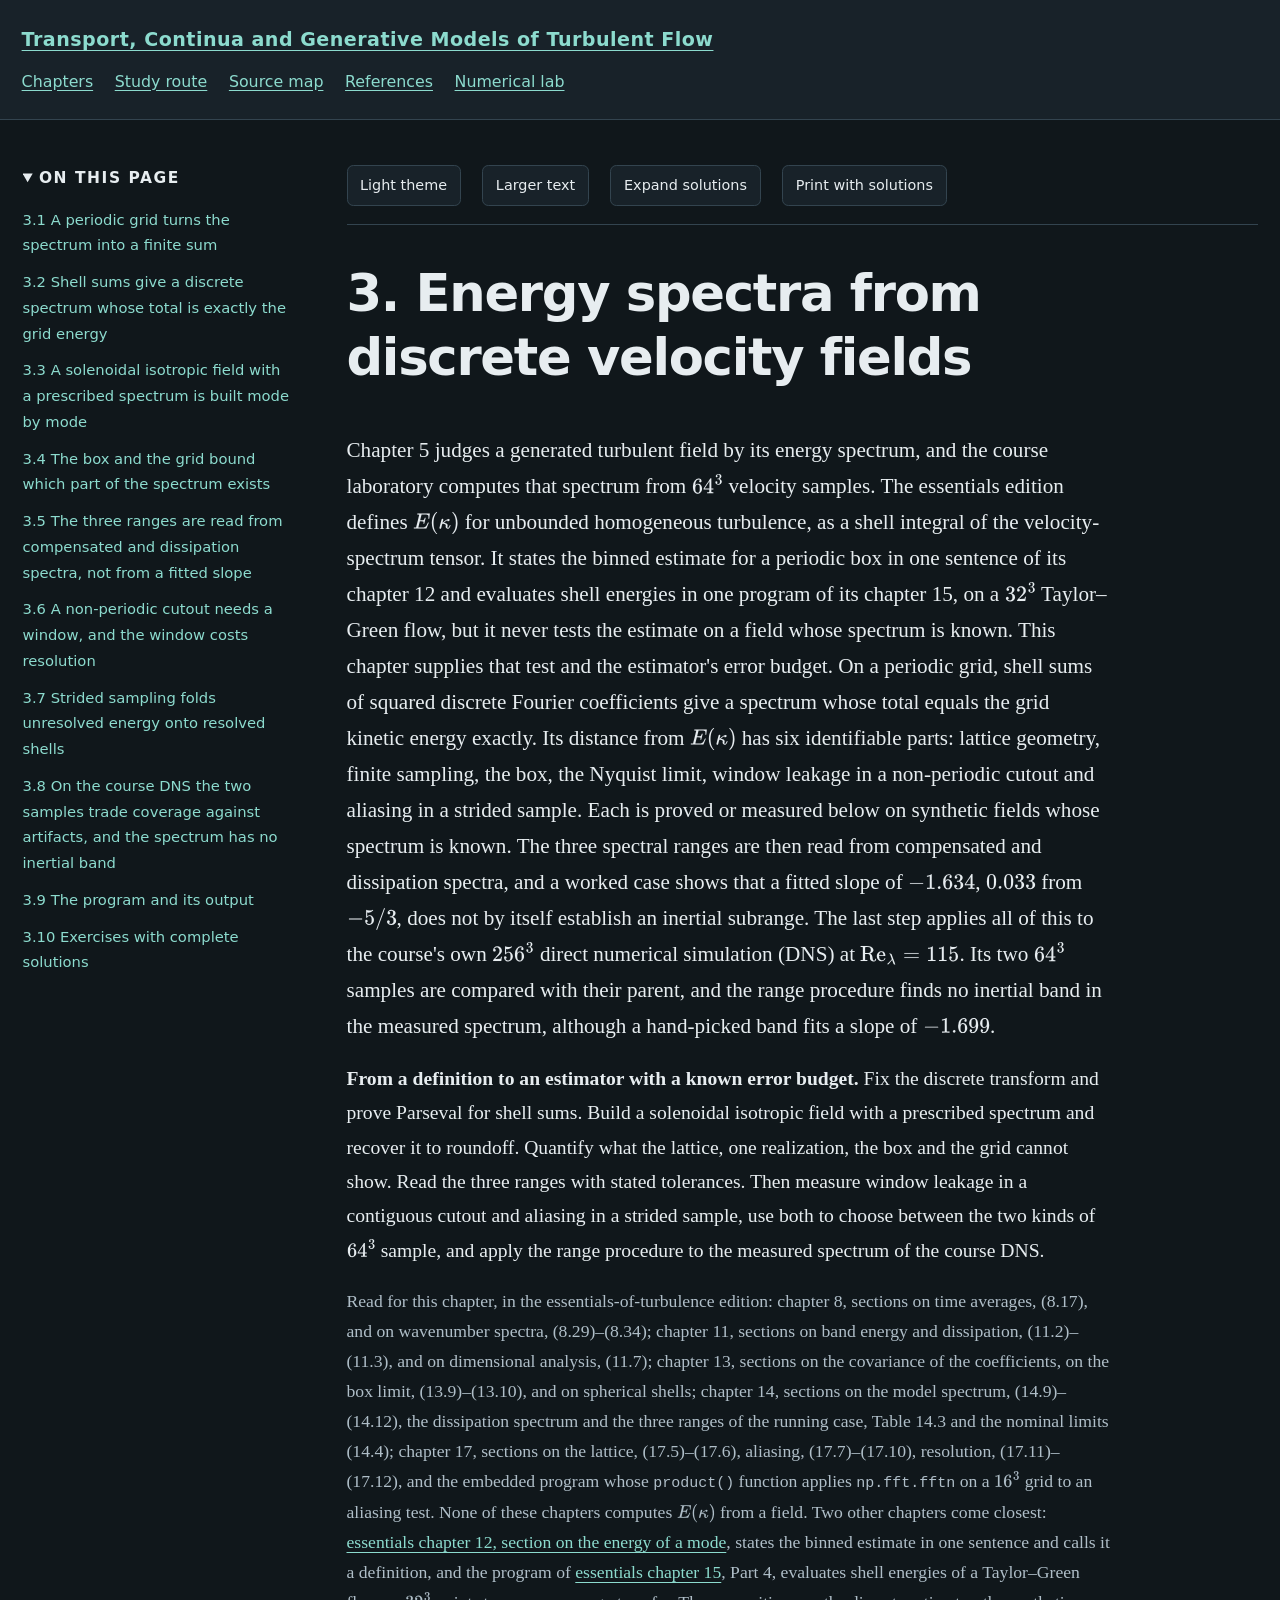
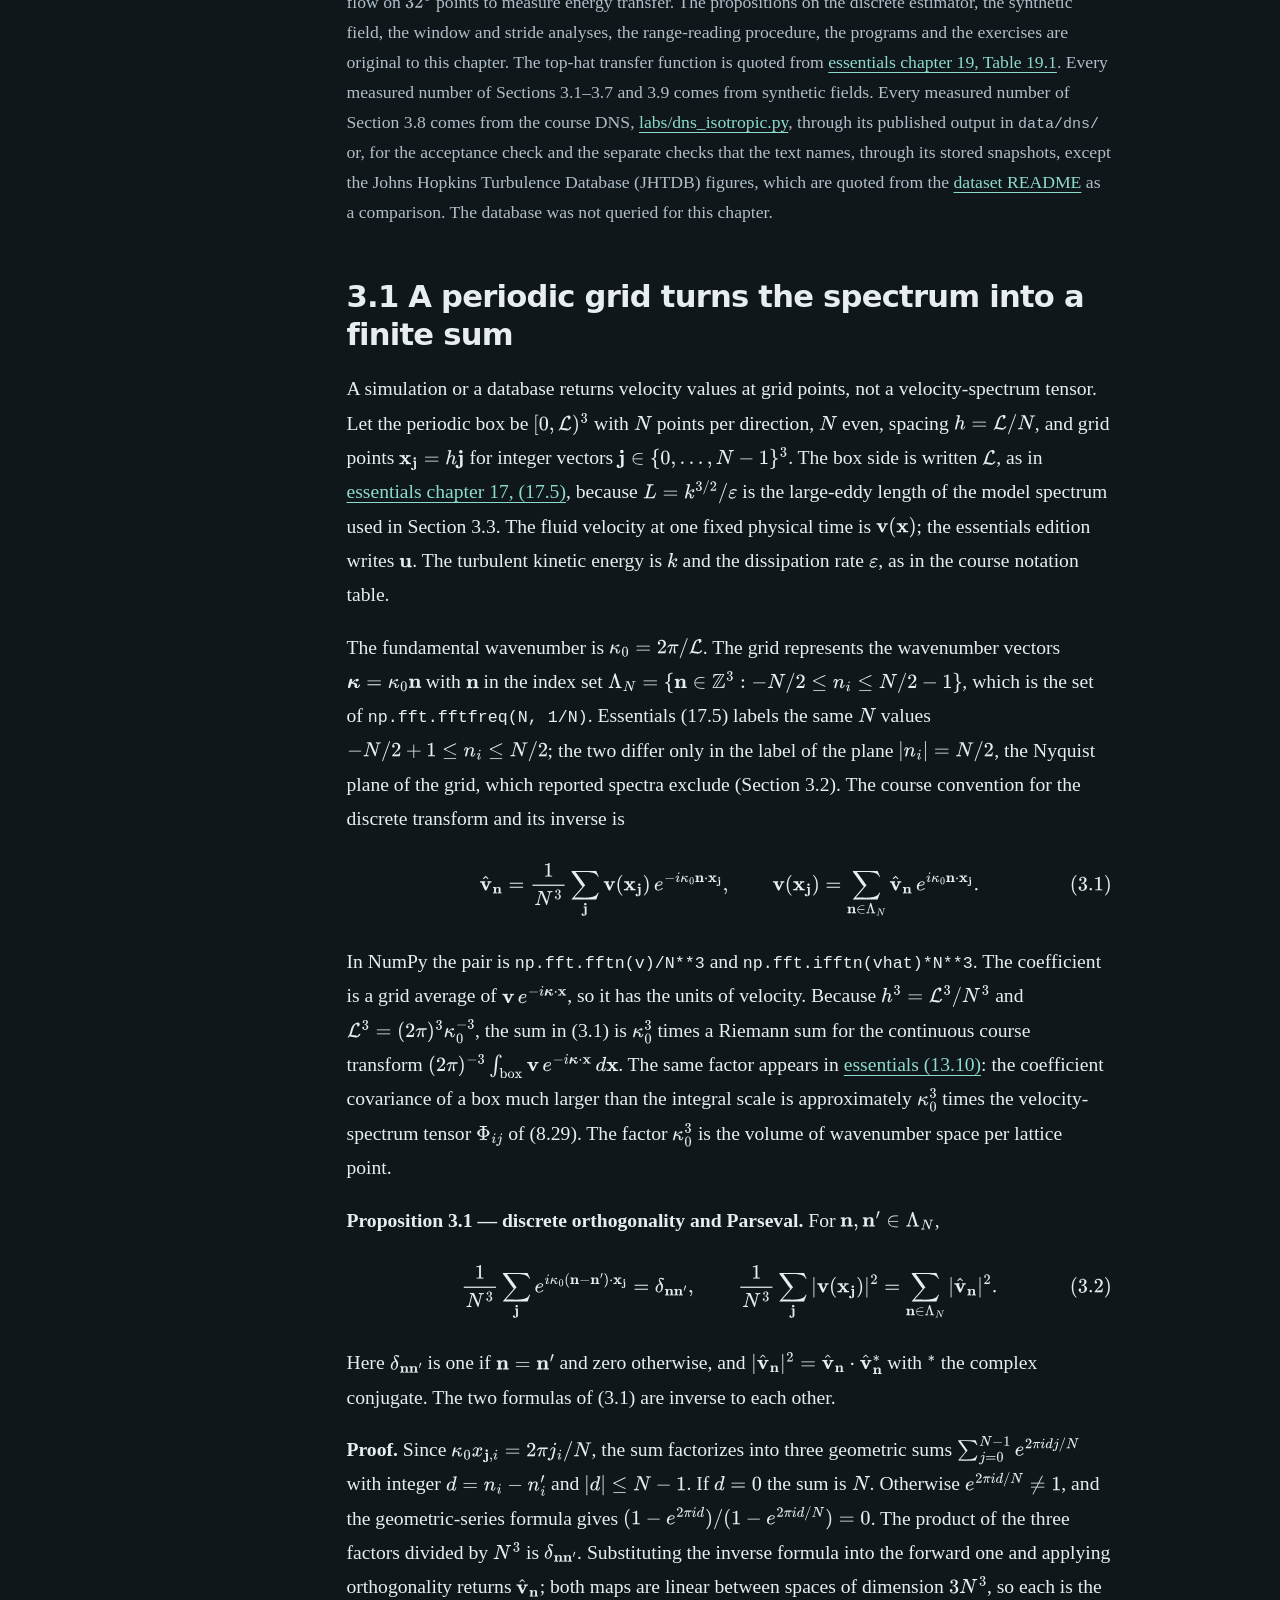
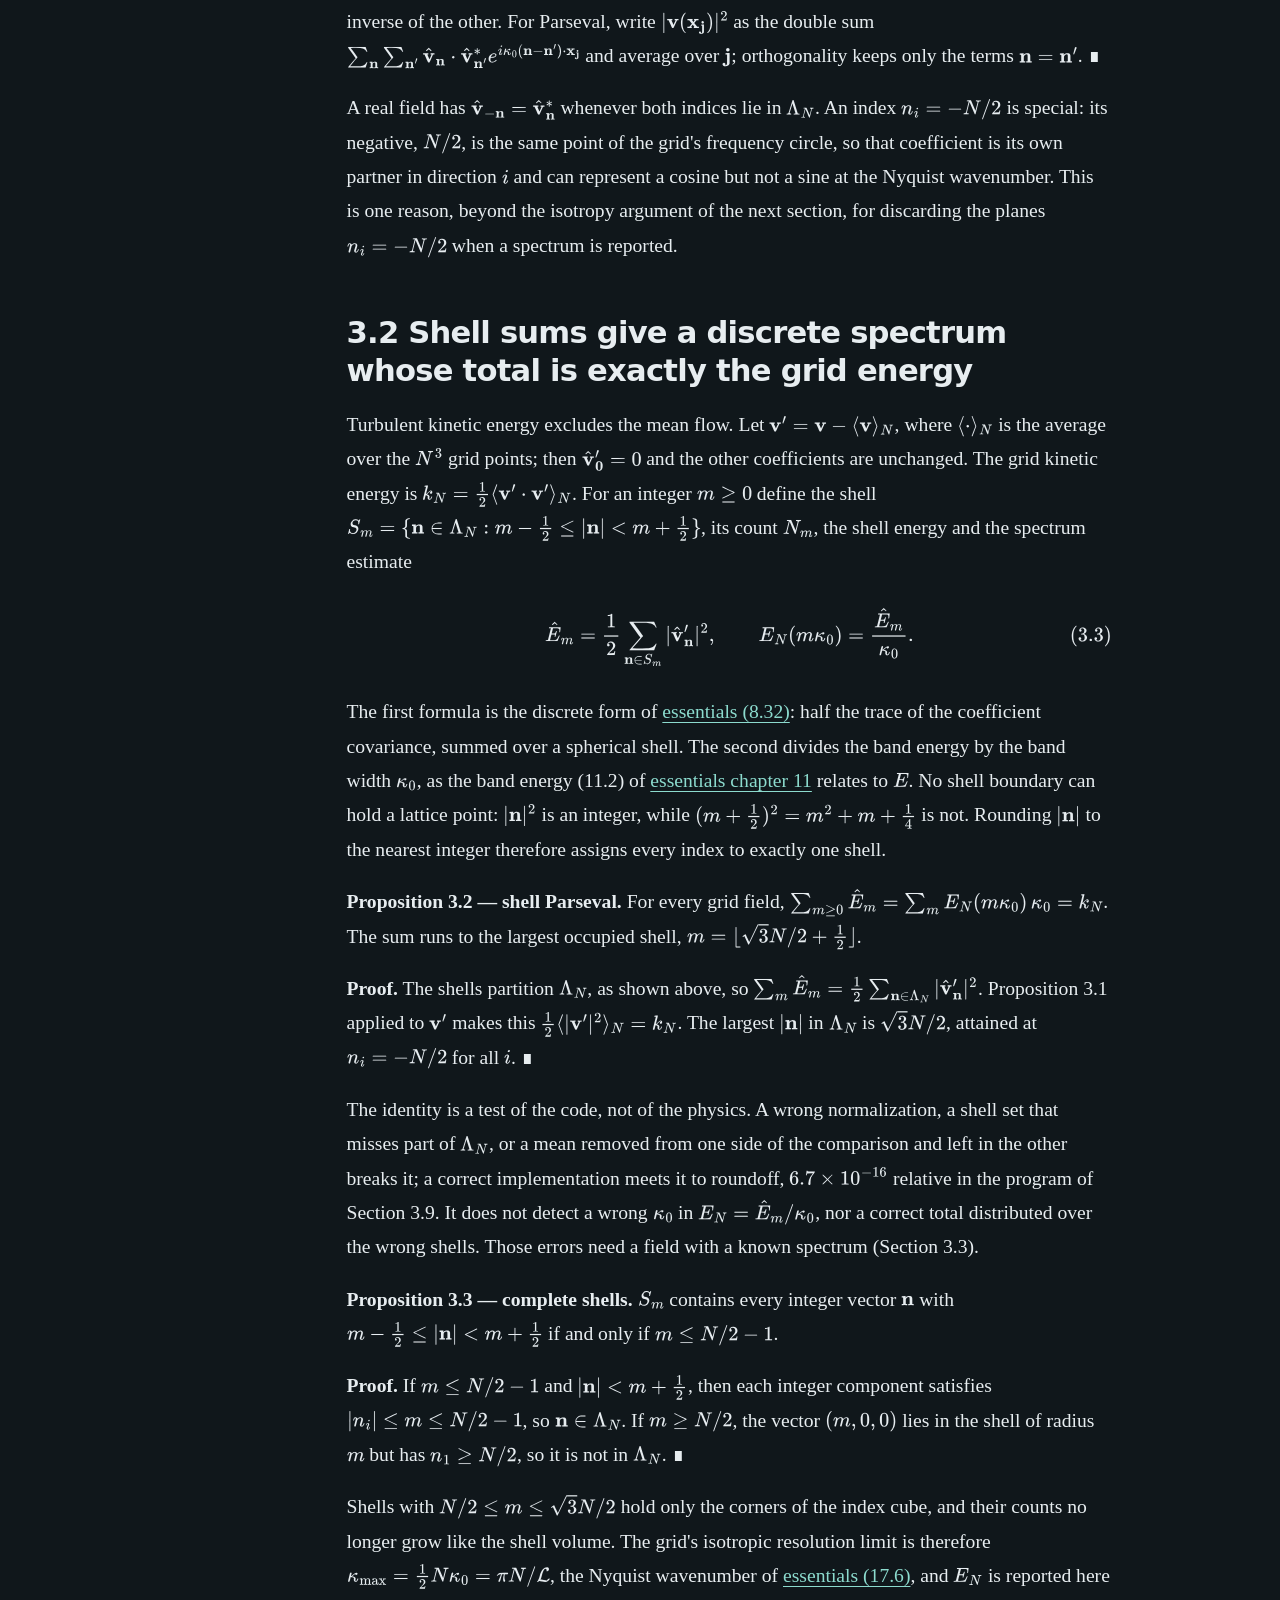
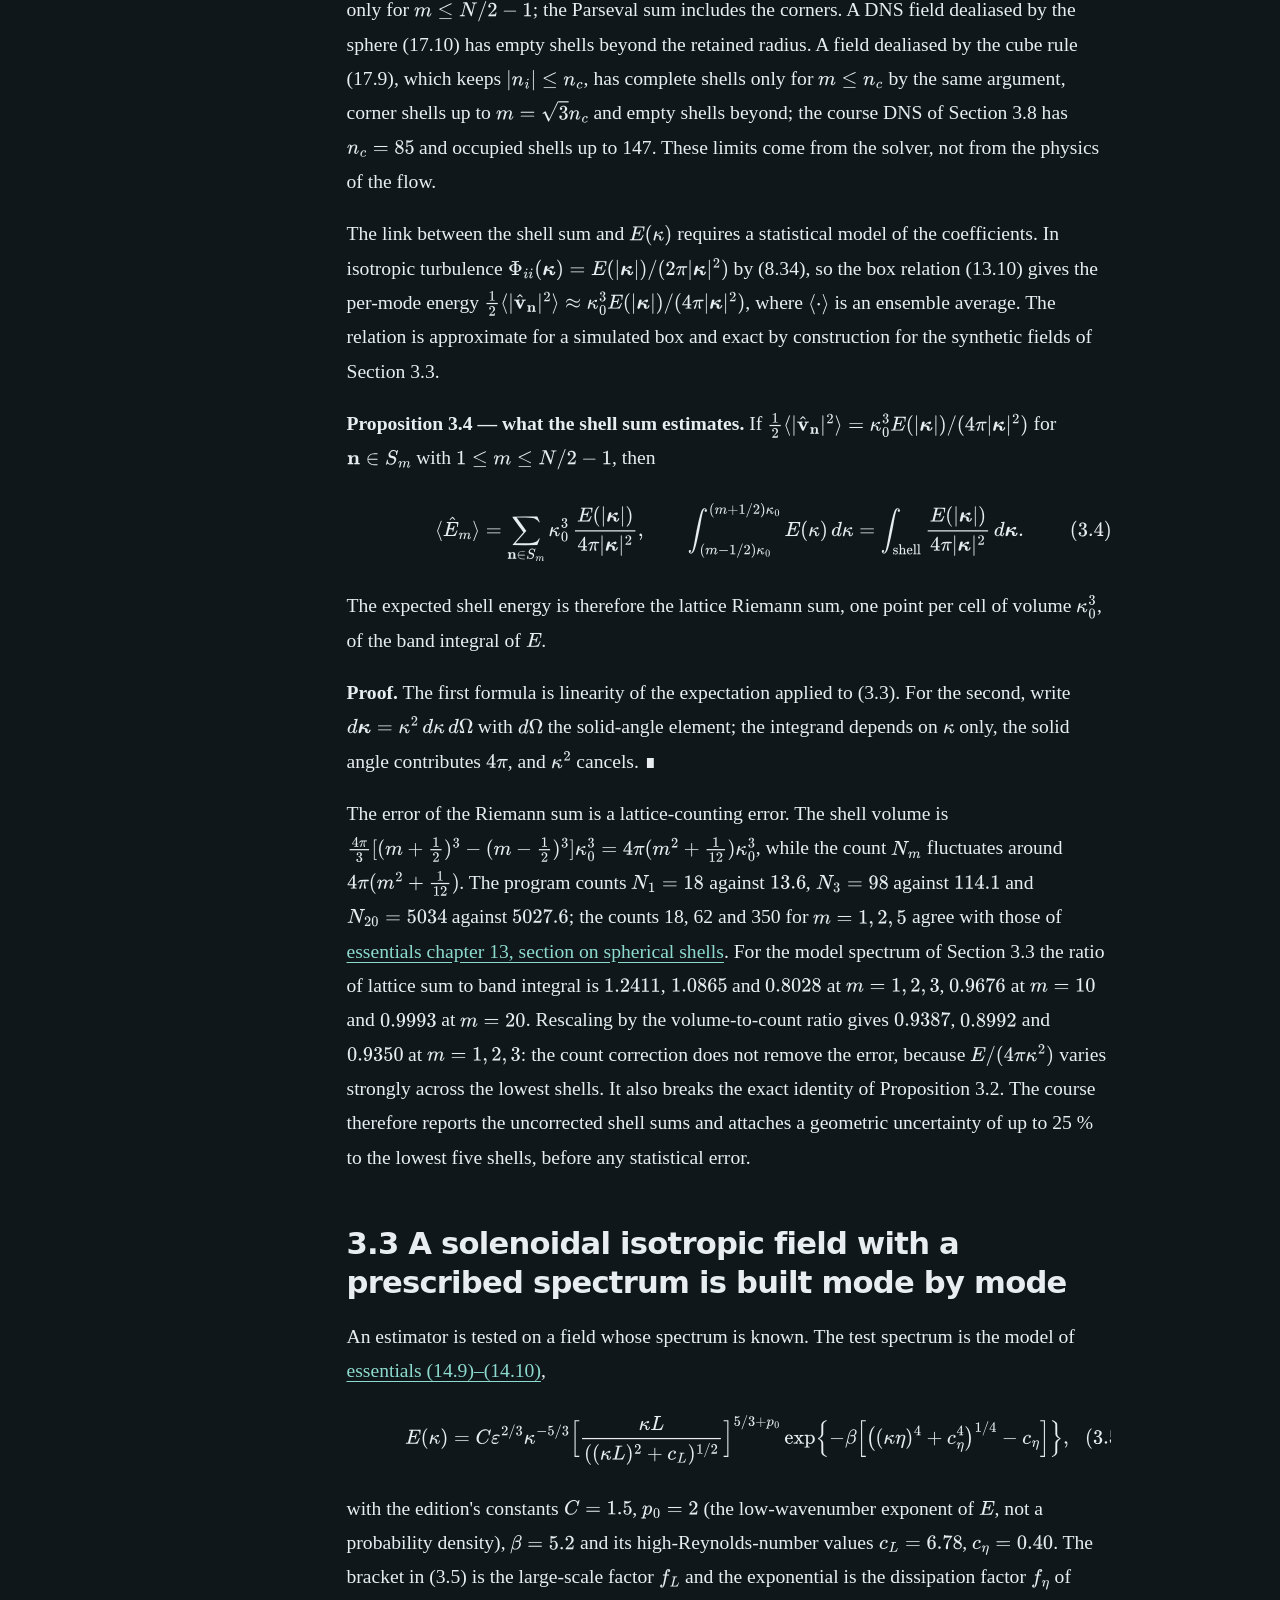
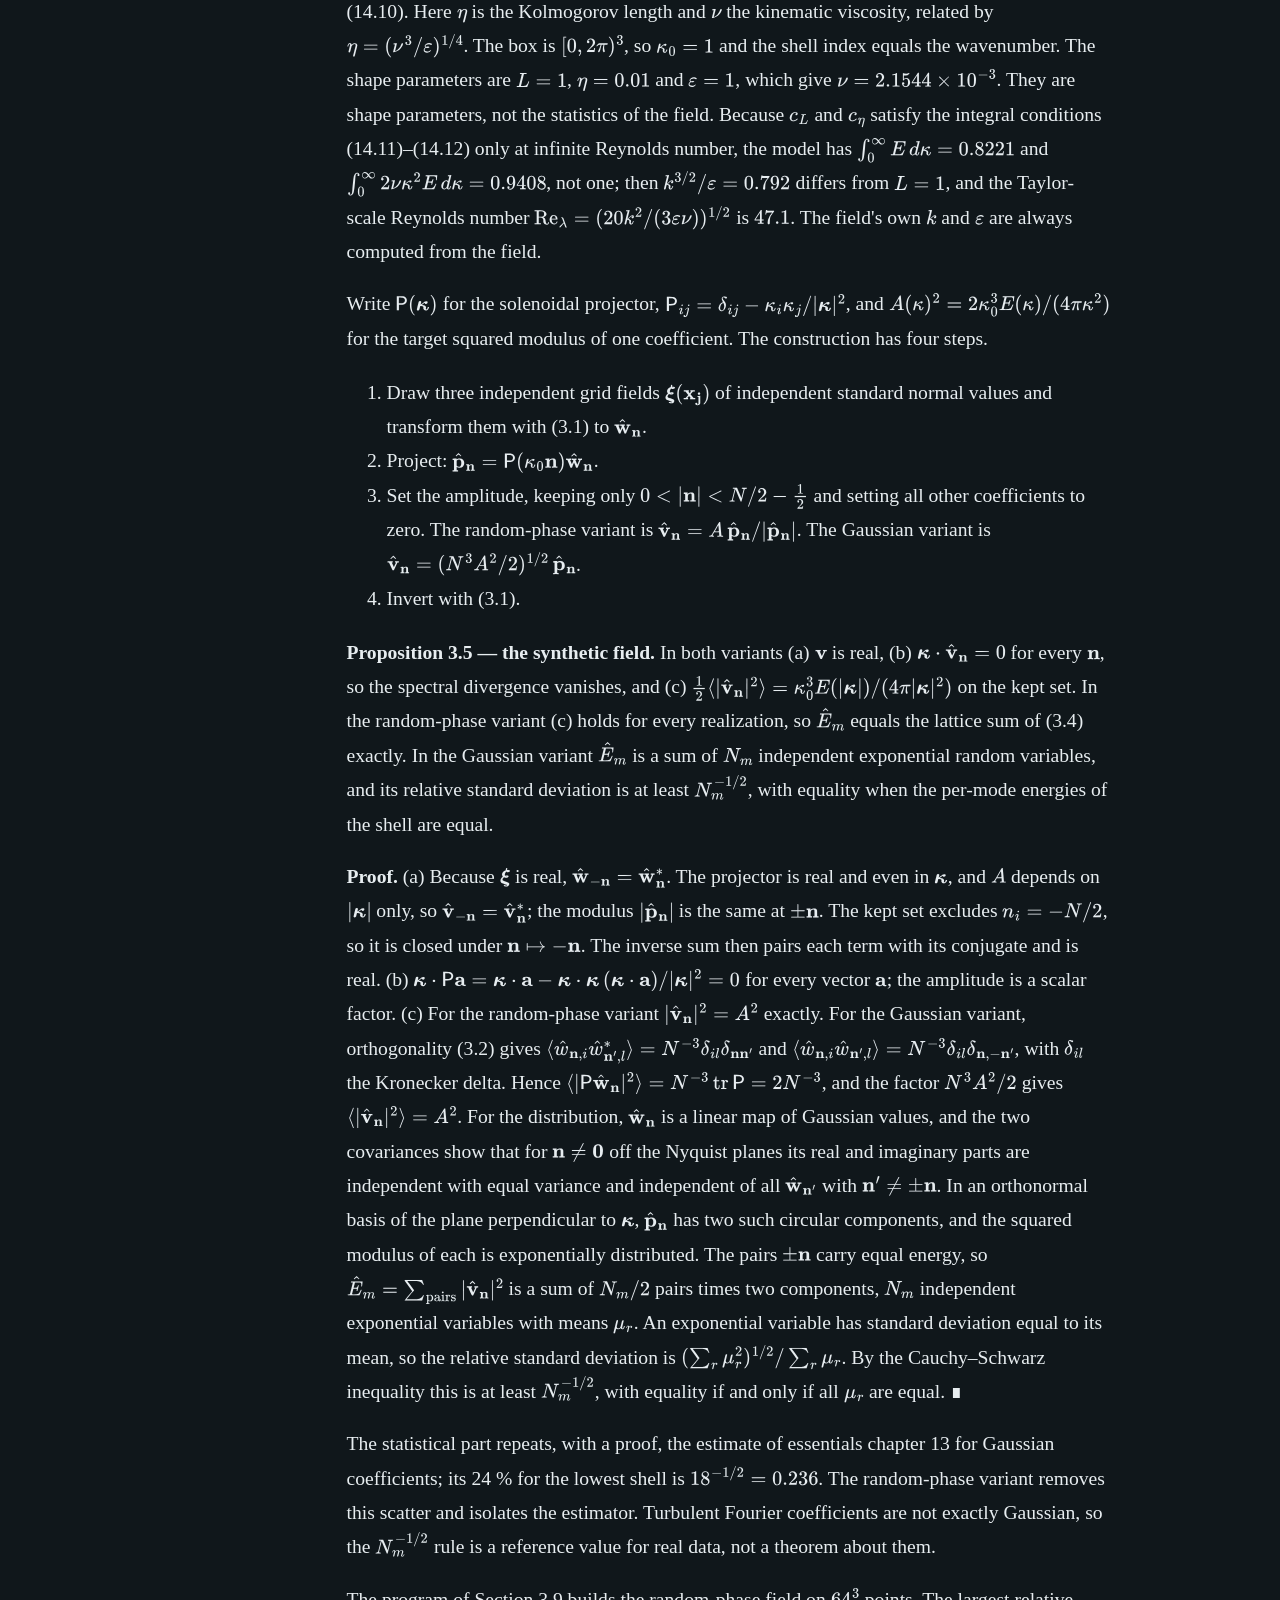
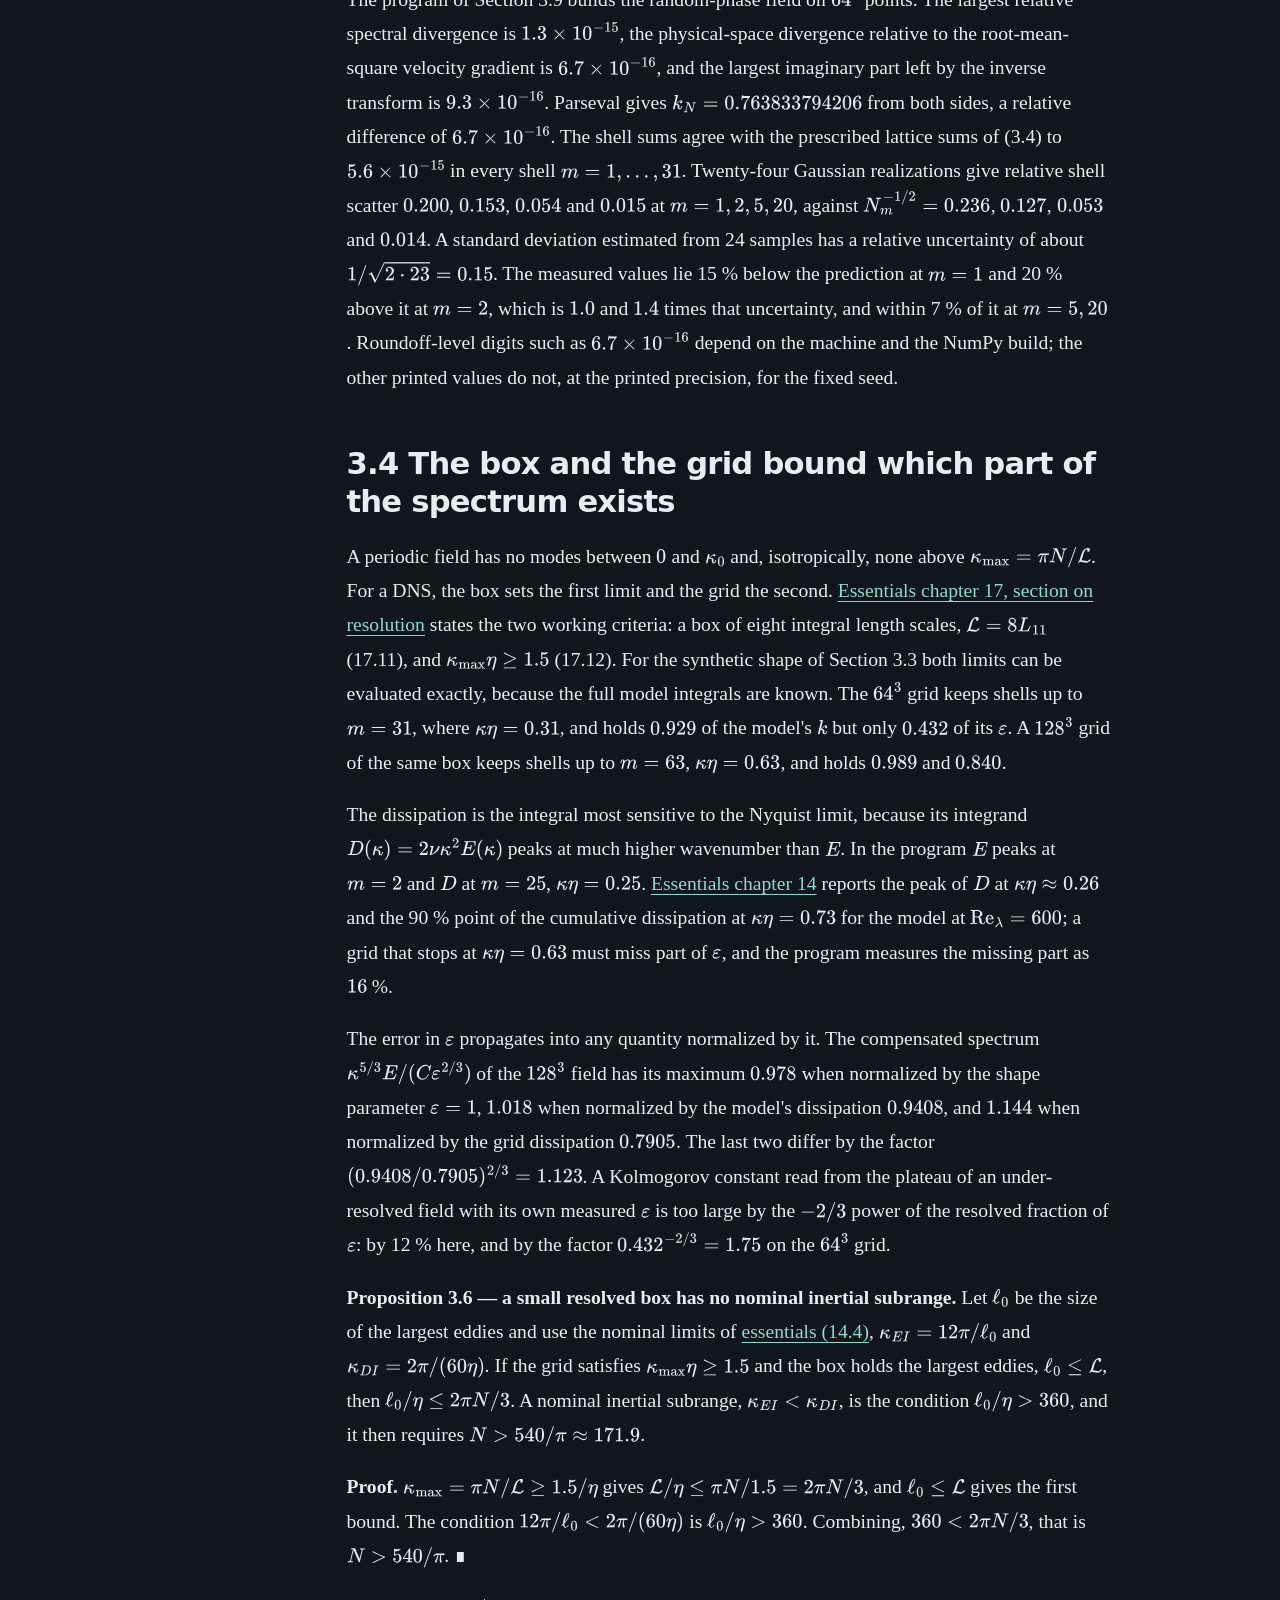
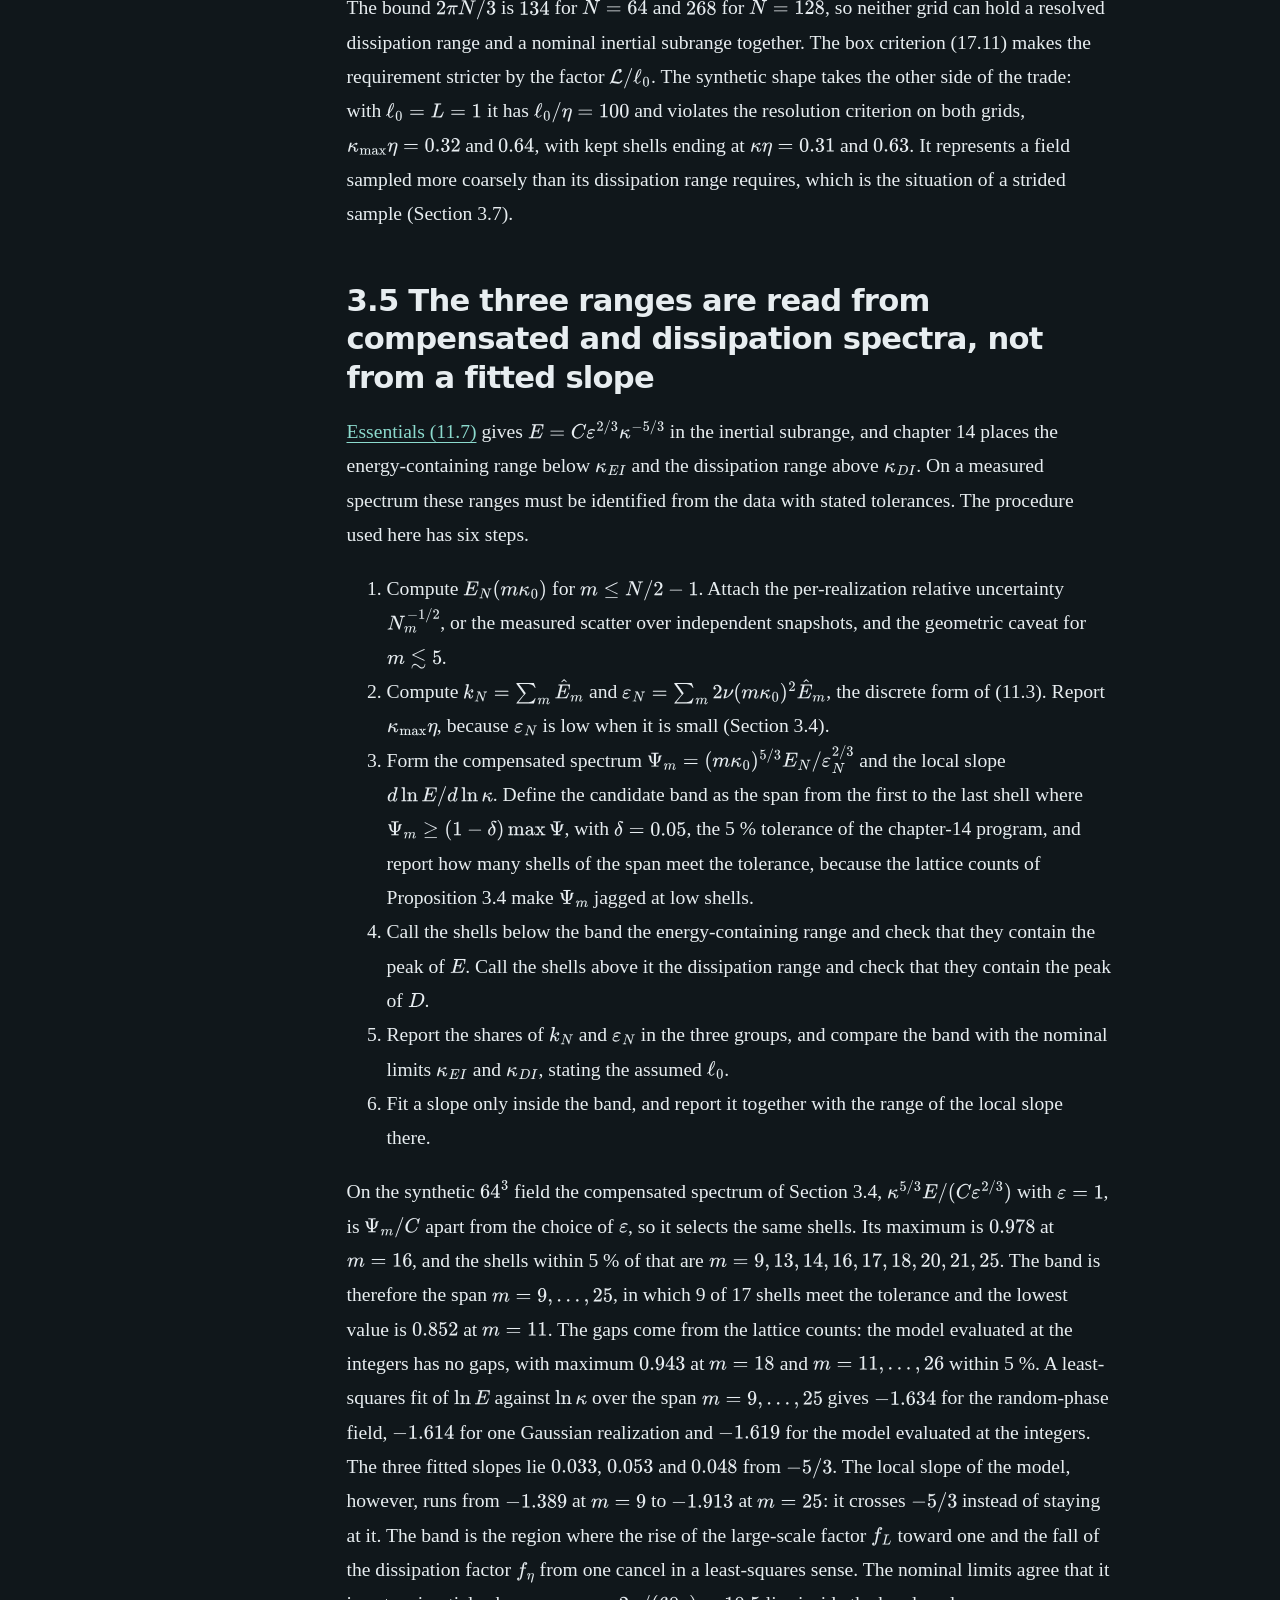
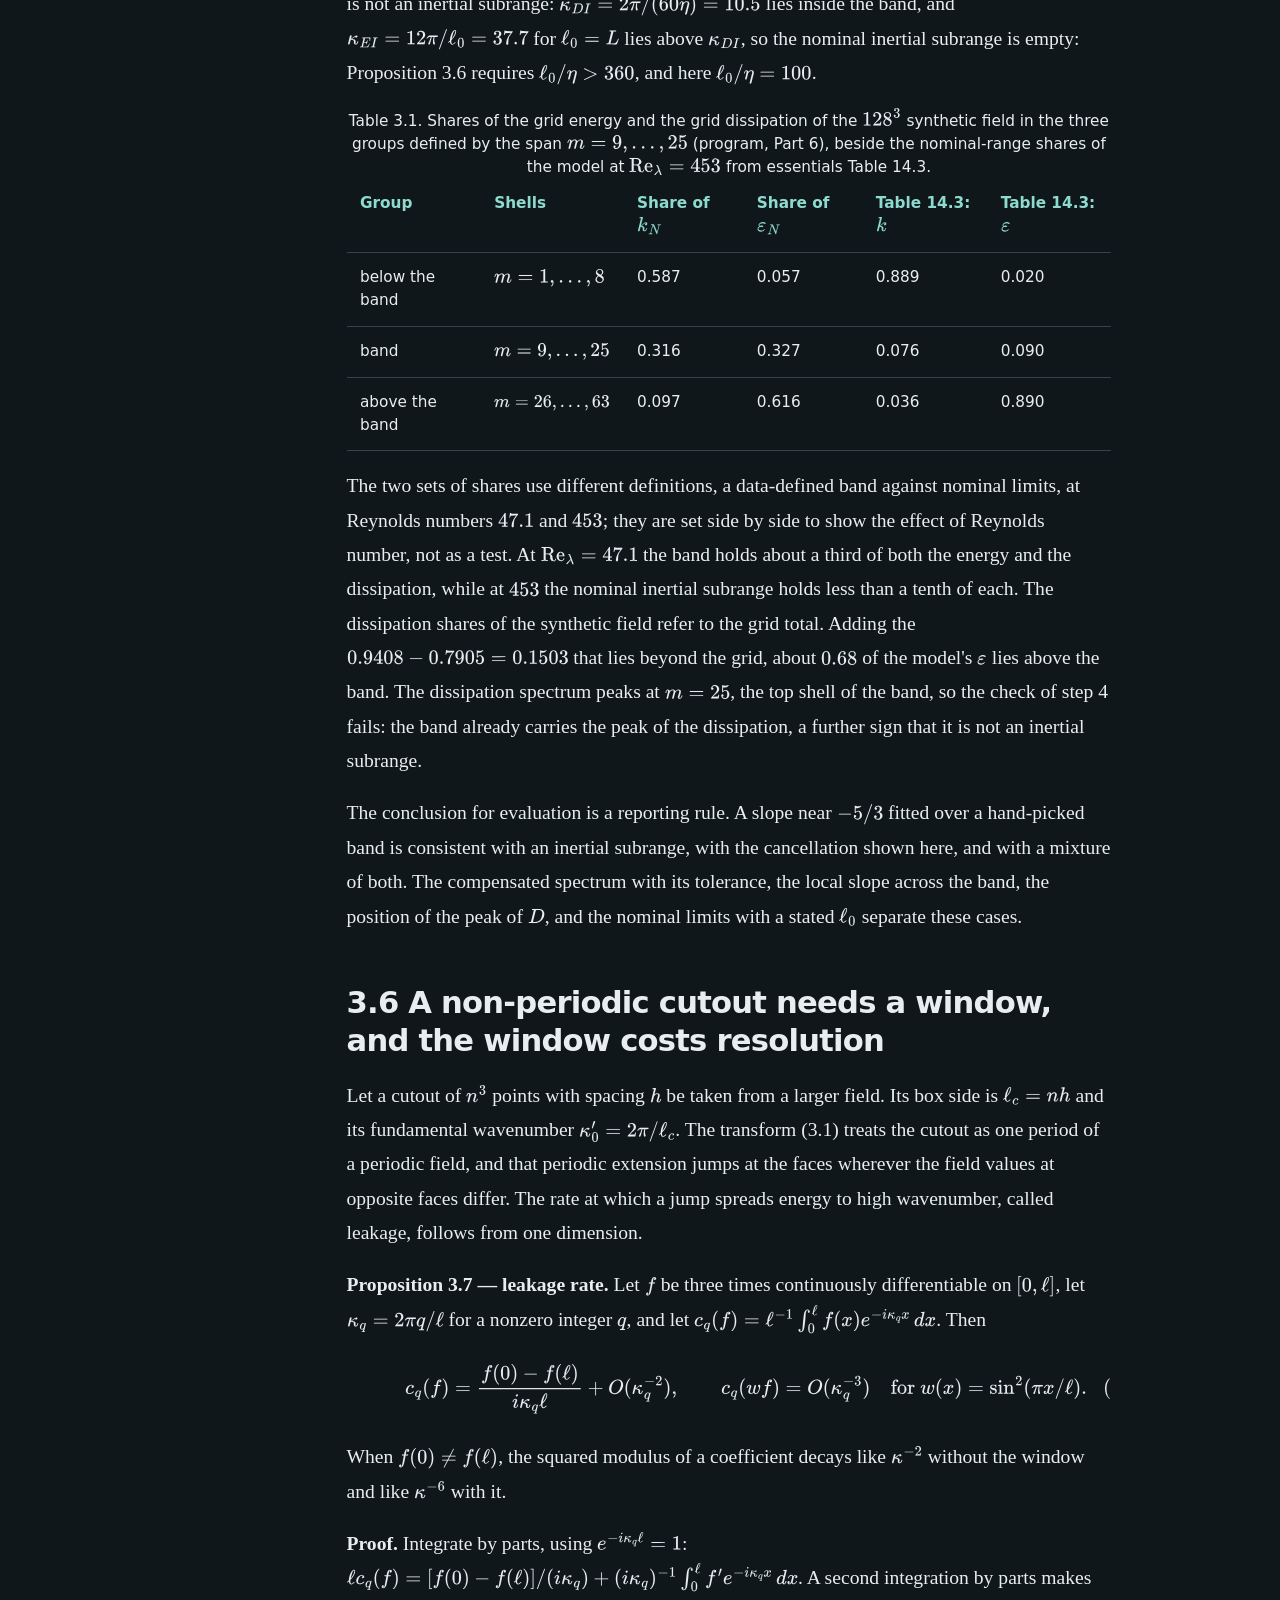
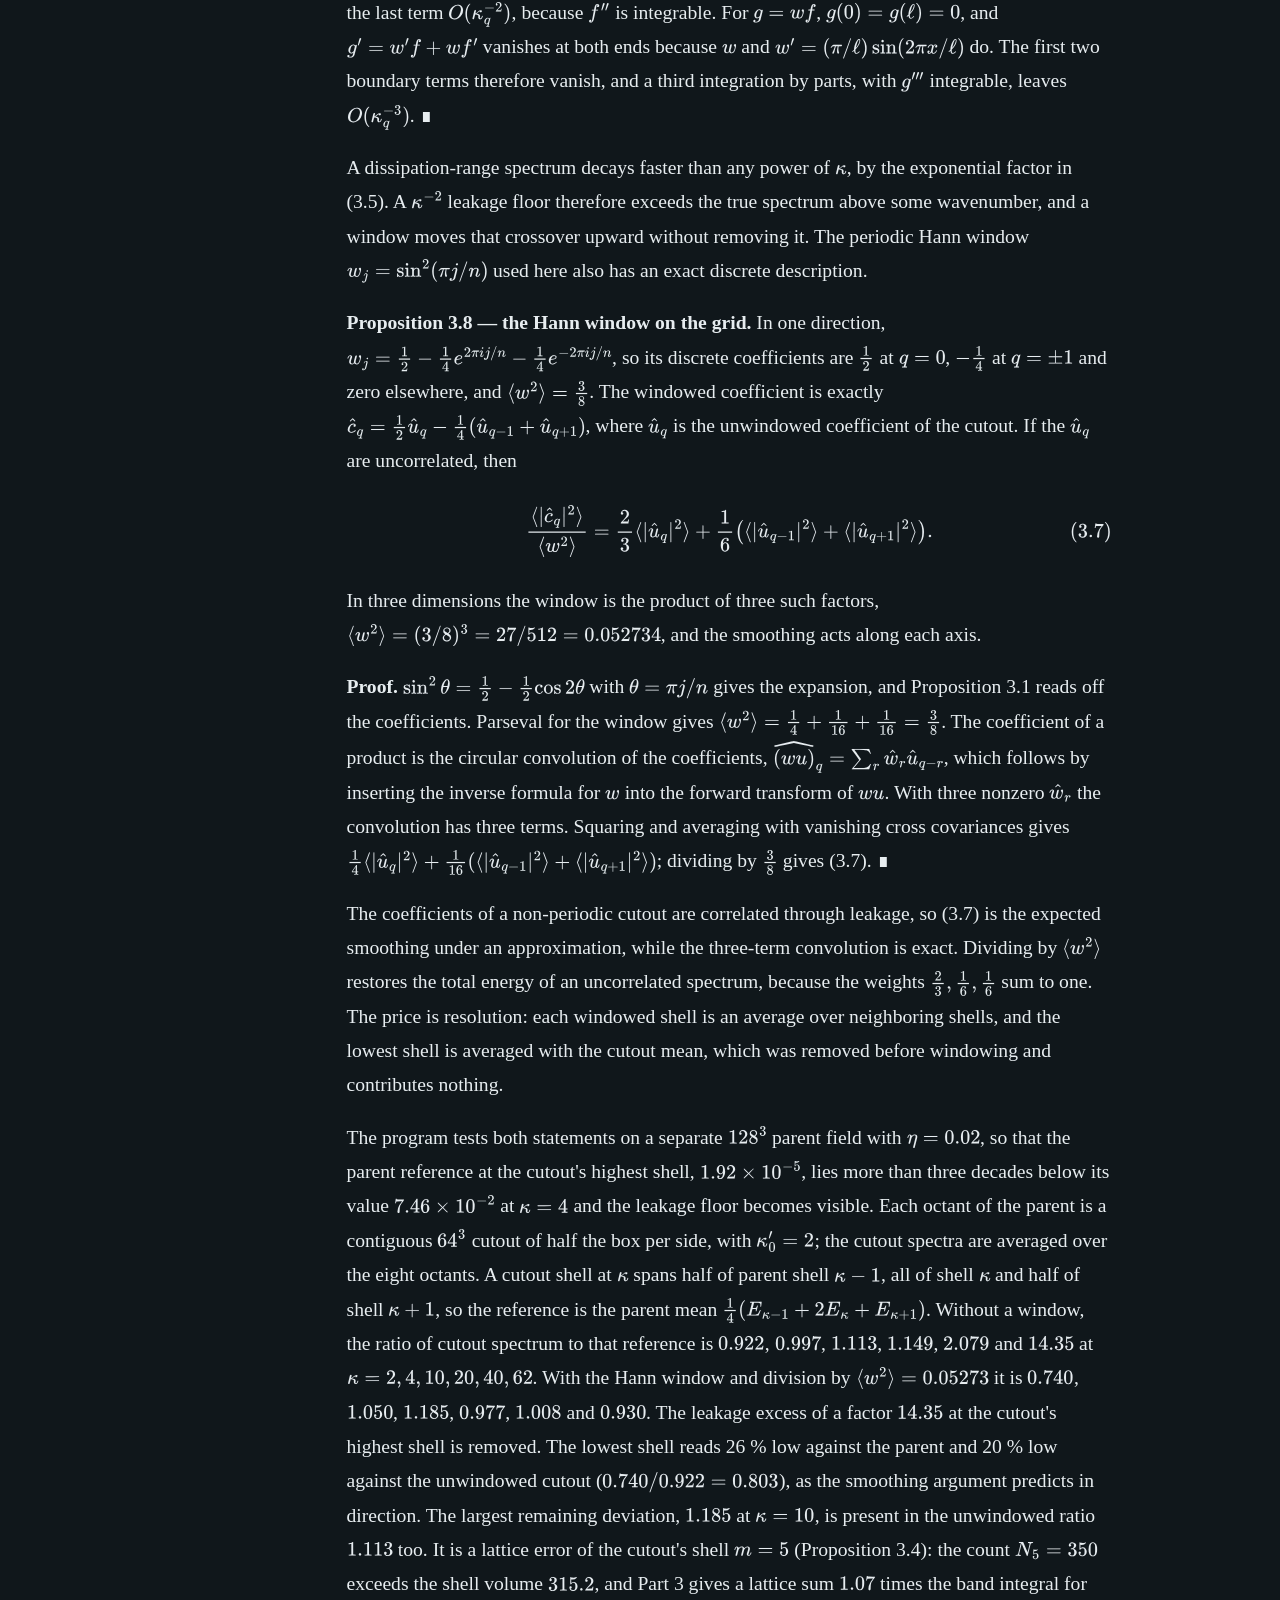
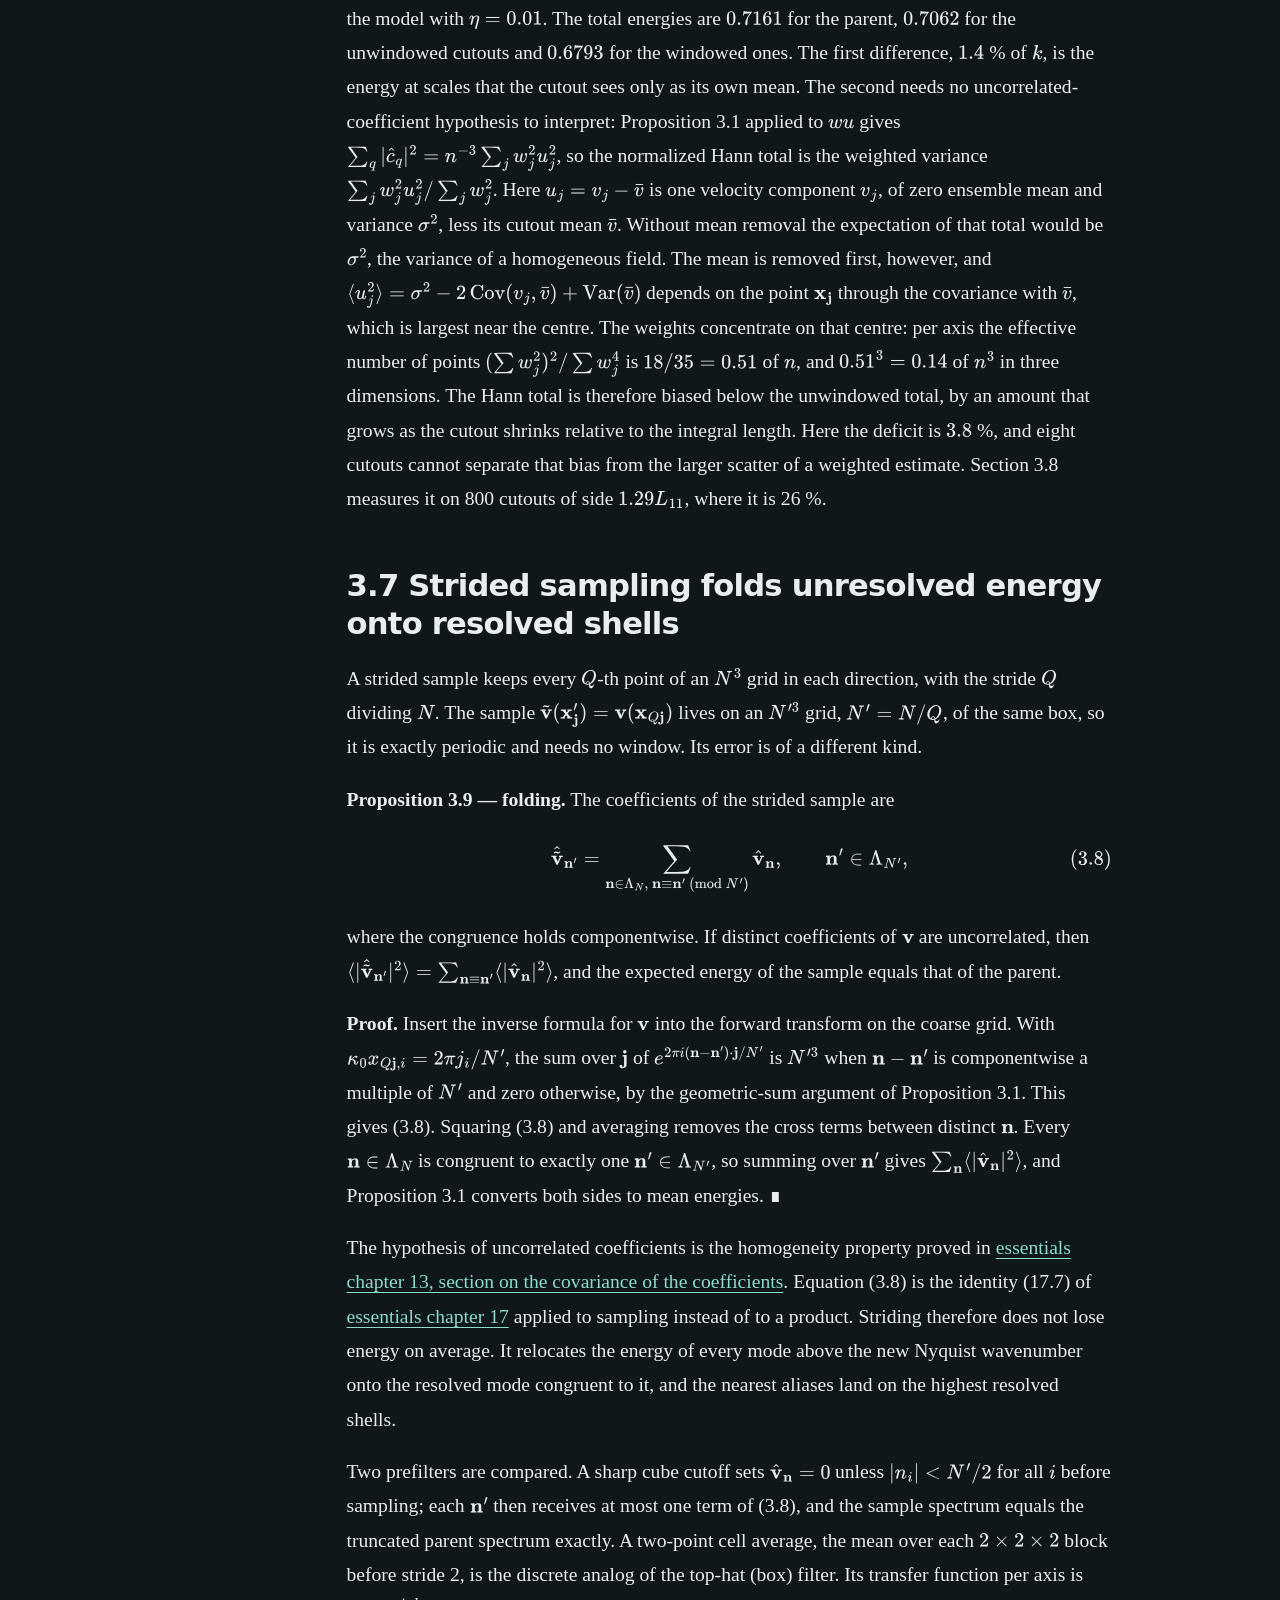
<file: chapter-03-energy-spectra-from-fields.html>
<!doctype html>
<html lang="en"><head><meta charset="utf-8"><meta name="viewport" content="width=device-width,initial-scale=1">
<meta name="color-scheme" content="dark light"><meta name="book-content-sha256" content="39f5a803fe54f90b257502afc8270059dda87a7eb220c74803334147e2b3af5b">
<title>3. Energy spectra from discrete velocity fields · Transport, Continua and Generative Turbulence</title><link rel="icon" href="data:,"><link rel="stylesheet" href="assets/book.css">
<script>window.MathJax={tex:{inlineMath:[['$','$'],['\\(','\\)']],displayMath:[['$$','$$'],['\\[','\\]']],processEscapes:true},svg:{fontCache:'local'},options:{skipHtmlTags:['script','noscript','style','textarea','pre','code']},startup:{pageReady:()=>MathJax.startup.defaultPageReady().then(()=>{document.documentElement.dataset.mathReady='true';})}};</script>
<script defer src="assets/mathjax-tex-svg.js"></script><script defer src="assets/book.js"></script></head>
<body><a class="skip" href="#main">Skip to content</a><header class="site-header"><a class="brand" href="index.html">Transport, Continua and Generative Models of Turbulent Flow</a><nav class="course-nav" aria-label="Book"><a href="index.html">Chapters</a><a href="book-overview.html">Study route</a><a href="source-map.html">Source map</a><a href="references.html">References</a><a href="numerical-lab.html">Numerical lab</a></nav></header>
<div class="layout"><aside class="toc" id="chapter-toc"><h2>On this page</h2></aside><main id="main"><div class="reading-tools"><button id="theme-toggle" aria-pressed="false">Light theme</button><button id="text-toggle" aria-pressed="false">Larger text</button><button id="solutions-toggle" aria-pressed="false">Expand solutions</button><button id="print-page">Print with solutions</button></div>
<article id="chapter-content"><!-- BOOK-CONTENT-START --><h1 id="ch03-title">3. Energy spectra from discrete velocity fields</h1>
<p class="lead">Chapter 5 judges a generated turbulent field by its energy spectrum, and the course laboratory computes that spectrum from $64^3$ velocity samples. The essentials edition defines $E(\kappa)$ for unbounded homogeneous turbulence, as a shell integral of the velocity-spectrum tensor. It states the binned estimate for a periodic box in one sentence of its chapter 12 and evaluates shell energies in one program of its chapter 15, on a $32^3$ Taylor–Green flow, but it never tests the estimate on a field whose spectrum is known. This chapter supplies that test and the estimator's error budget. On a periodic grid, shell sums of squared discrete Fourier coefficients give a spectrum whose total equals the grid kinetic energy exactly. Its distance from $E(\kappa)$ has six identifiable parts: lattice geometry, finite sampling, the box, the Nyquist limit, window leakage in a non-periodic cutout and aliasing in a strided sample. Each is proved or measured below on synthetic fields whose spectrum is known. The three spectral ranges are then read from compensated and dissipation spectra, and a worked case shows that a fitted slope of $-1.634$, $0.033$ from $-5/3$, does not by itself establish an inertial subrange. The last step applies all of this to the course's own $256^3$ direct numerical simulation (DNS) at $\mathrm{Re}_\lambda=115$. Its two $64^3$ samples are compared with their parent, and the range procedure finds no inertial band in the measured spectrum, although a hand-picked band fits a slope of $-1.699$.</p>
<div class="learning-map"><strong>From a definition to an estimator with a known error budget.</strong> Fix the discrete transform and prove Parseval for shell sums. Build a solenoidal isotropic field with a prescribed spectrum and recover it to roundoff. Quantify what the lattice, one realization, the box and the grid cannot show. Read the three ranges with stated tolerances. Then measure window leakage in a contiguous cutout and aliasing in a strided sample, use both to choose between the two kinds of $64^3$ sample, and apply the range procedure to the measured spectrum of the course DNS.</div>
<p class="source-note">Read for this chapter, in the essentials-of-turbulence edition: chapter 8, sections on time averages, (8.17), and on wavenumber spectra, (8.29)–(8.34); chapter 11, sections on band energy and dissipation, (11.2)–(11.3), and on dimensional analysis, (11.7); chapter 13, sections on the covariance of the coefficients, on the box limit, (13.9)–(13.10), and on spherical shells; chapter 14, sections on the model spectrum, (14.9)–(14.12), the dissipation spectrum and the three ranges of the running case, Table 14.3 and the nominal limits (14.4); chapter 17, sections on the lattice, (17.5)–(17.6), aliasing, (17.7)–(17.10), resolution, (17.11)–(17.12), and the embedded program whose <code>product()</code> function applies <code>np.fft.fftn</code> on a $16^3$ grid to an aliasing test. None of these chapters computes $E(\kappa)$ from a field. Two other chapters come closest: <a href="https://az9713.github.io/nptel-essentials-of-turbulence-notes/chapter-12-fourier-modes-and-their-evolution.html#mode-energy">essentials chapter 12, section on the energy of a mode</a>, states the binned estimate in one sentence and calls it a definition, and the program of <a href="https://az9713.github.io/nptel-essentials-of-turbulence-notes/chapter-15-reynolds-number-effects-spectrum-balance.html#implementation">essentials chapter 15</a>, Part 4, evaluates shell energies of a Taylor–Green flow on $32^3$ points to measure energy transfer. The propositions on the discrete estimator, the synthetic field, the window and stride analyses, the range-reading procedure, the programs and the exercises are original to this chapter. The top-hat transfer function is quoted from <a href="https://az9713.github.io/nptel-essentials-of-turbulence-notes/chapter-19-les-conceptual-steps-filtering.html">essentials chapter 19, Table 19.1</a>. Every measured number of Sections 3.1–3.7 and 3.9 comes from synthetic fields. Every measured number of Section 3.8 comes from the course DNS, <a href="labs/dns_isotropic.py">labs/dns_isotropic.py</a>, through its published output in <code>data/dns/</code> or, for the acceptance check and the separate checks that the text names, through its stored snapshots, except the Johns Hopkins Turbulence Database (JHTDB) figures, which are quoted from the <a href="https://turbulence.pha.jhu.edu/docs/README-isotropic.pdf">dataset README</a> as a comparison. The database was not queried for this chapter.</p>

<h2 id="discrete-field">3.1 A periodic grid turns the spectrum into a finite sum</h2>
<p>A simulation or a database returns velocity values at grid points, not a velocity-spectrum tensor. Let the periodic box be $[0,\mathcal L)^3$ with $N$ points per direction, $N$ even, spacing $h=\mathcal L/N$, and grid points $\mathbf x_{\mathbf j}=h\mathbf j$ for integer vectors $\mathbf j\in\{0,\dots,N-1\}^3$. The box side is written $\mathcal L$, as in <a href="https://az9713.github.io/nptel-essentials-of-turbulence-notes/chapter-17-dns-pseudo-spectral-methods-cost.html#lattice">essentials chapter 17, (17.5)</a>, because $L=k^{3/2}/\varepsilon$ is the large-eddy length of the model spectrum used in Section 3.3. The fluid velocity at one fixed physical time is $\mathbf v(\mathbf x)$; the essentials edition writes $\mathbf u$. The turbulent kinetic energy is $k$ and the dissipation rate $\varepsilon$, as in the course notation table.</p>
<p>The fundamental wavenumber is $\kappa_0=2\pi/\mathcal L$. The grid represents the wavenumber vectors $\boldsymbol\kappa=\kappa_0\mathbf n$ with $\mathbf n$ in the index set $\Lambda_N=\{\mathbf n\in\mathbb Z^3:-N/2\le n_i\le N/2-1\}$, which is the set of <code>np.fft.fftfreq(N, 1/N)</code>. Essentials (17.5) labels the same $N$ values $-N/2+1\le n_i\le N/2$; the two differ only in the label of the plane $|n_i|=N/2$, the Nyquist plane of the grid, which reported spectra exclude (Section 3.2). The course convention for the discrete transform and its inverse is</p>
<div class="equation">$$\hat{\mathbf v}_{\mathbf n}=\frac1{N^3}\sum_{\mathbf j}\mathbf v(\mathbf x_{\mathbf j})\,e^{-i\kappa_0\mathbf n\cdot\mathbf x_{\mathbf j}},\qquad \mathbf v(\mathbf x_{\mathbf j})=\sum_{\mathbf n\in\Lambda_N}\hat{\mathbf v}_{\mathbf n}\,e^{i\kappa_0\mathbf n\cdot\mathbf x_{\mathbf j}}.\tag{3.1}$$</div>
<p>In NumPy the pair is <code>np.fft.fftn(v)/N**3</code> and <code>np.fft.ifftn(vhat)*N**3</code>. The coefficient is a grid average of $\mathbf v\,e^{-i\boldsymbol\kappa\cdot\mathbf x}$, so it has the units of velocity. Because $h^3=\mathcal L^3/N^3$ and $\mathcal L^3=(2\pi)^3\kappa_0^{-3}$, the sum in (3.1) is $\kappa_0^3$ times a Riemann sum for the continuous course transform $(2\pi)^{-3}\int_{\text{box}}\mathbf v\,e^{-i\boldsymbol\kappa\cdot\mathbf x}\,d\mathbf x$. The same factor appears in <a href="https://az9713.github.io/nptel-essentials-of-turbulence-notes/chapter-13-spectral-energy-velocity-spectrum-tensor.html#box-limit">essentials (13.10)</a>: the coefficient covariance of a box much larger than the integral scale is approximately $\kappa_0^3$ times the velocity-spectrum tensor $\Phi_{ij}$ of (8.29). The factor $\kappa_0^3$ is the volume of wavenumber space per lattice point.</p>
<div class="prop"><p><strong>Proposition 3.1 — discrete orthogonality and Parseval.</strong> For $\mathbf n,\mathbf n'\in\Lambda_N$,</p><div class="equation">$$\frac1{N^3}\sum_{\mathbf j}e^{i\kappa_0(\mathbf n-\mathbf n')\cdot\mathbf x_{\mathbf j}}=\delta_{\mathbf n\mathbf n'},\qquad \frac1{N^3}\sum_{\mathbf j}|\mathbf v(\mathbf x_{\mathbf j})|^2=\sum_{\mathbf n\in\Lambda_N}|\hat{\mathbf v}_{\mathbf n}|^2.\tag{3.2}$$</div><p>Here $\delta_{\mathbf n\mathbf n'}$ is one if $\mathbf n=\mathbf n'$ and zero otherwise, and $|\hat{\mathbf v}_{\mathbf n}|^2=\hat{\mathbf v}_{\mathbf n}\cdot\hat{\mathbf v}_{\mathbf n}^*$ with $^*$ the complex conjugate. The two formulas of (3.1) are inverse to each other.</p></div>
<div class="proof"><p><strong>Proof.</strong> Since $\kappa_0x_{\mathbf j,i}=2\pi j_i/N$, the sum factorizes into three geometric sums $\sum_{j=0}^{N-1}e^{2\pi i d j/N}$ with integer $d=n_i-n'_i$ and $|d|\le N-1$. If $d=0$ the sum is $N$. Otherwise $e^{2\pi id/N}\ne1$, and the geometric-series formula gives $(1-e^{2\pi id})/(1-e^{2\pi id/N})=0$. The product of the three factors divided by $N^3$ is $\delta_{\mathbf n\mathbf n'}$. Substituting the inverse formula into the forward one and applying orthogonality returns $\hat{\mathbf v}_{\mathbf n}$; both maps are linear between spaces of dimension $3N^3$, so each is the inverse of the other. For Parseval, write $|\mathbf v(\mathbf x_{\mathbf j})|^2$ as the double sum $\sum_{\mathbf n}\sum_{\mathbf n'}\hat{\mathbf v}_{\mathbf n}\cdot\hat{\mathbf v}_{\mathbf n'}^*e^{i\kappa_0(\mathbf n-\mathbf n')\cdot\mathbf x_{\mathbf j}}$ and average over $\mathbf j$; orthogonality keeps only the terms $\mathbf n=\mathbf n'$. <span class="qed">∎</span></p></div>
<p>A real field has $\hat{\mathbf v}_{-\mathbf n}=\hat{\mathbf v}_{\mathbf n}^*$ whenever both indices lie in $\Lambda_N$. An index $n_i=-N/2$ is special: its negative, $N/2$, is the same point of the grid's frequency circle, so that coefficient is its own partner in direction $i$ and can represent a cosine but not a sine at the Nyquist wavenumber. This is one reason, beyond the isotropy argument of the next section, for discarding the planes $n_i=-N/2$ when a spectrum is reported.</p>

<h2 id="shell-sum">3.2 Shell sums give a discrete spectrum whose total is exactly the grid energy</h2>
<p>Turbulent kinetic energy excludes the mean flow. Let $\mathbf v'=\mathbf v-\langle\mathbf v\rangle_N$, where $\langle\cdot\rangle_N$ is the average over the $N^3$ grid points; then $\hat{\mathbf v}'_{\mathbf 0}=0$ and the other coefficients are unchanged. The grid kinetic energy is $k_N=\tfrac12\langle\mathbf v'\cdot\mathbf v'\rangle_N$. For an integer $m\ge0$ define the shell $S_m=\{\mathbf n\in\Lambda_N:m-\tfrac12\le|\mathbf n|\lt m+\tfrac12\}$, its count $N_m$, the shell energy and the spectrum estimate</p>
<div class="equation">$$\hat E_m=\frac12\sum_{\mathbf n\in S_m}|\hat{\mathbf v}'_{\mathbf n}|^2,\qquad E_N(m\kappa_0)=\frac{\hat E_m}{\kappa_0}.\tag{3.3}$$</div>
<p>The first formula is the discrete form of <a href="https://az9713.github.io/nptel-essentials-of-turbulence-notes/chapter-08-random-processes-spectra-and-random-fields.html#wavenumber-spectra">essentials (8.32)</a>: half the trace of the coefficient covariance, summed over a spherical shell. The second divides the band energy by the band width $\kappa_0$, as the band energy (11.2) of <a href="https://az9713.github.io/nptel-essentials-of-turbulence-notes/chapter-11-energy-spectrum.html#band">essentials chapter 11</a> relates to $E$. No shell boundary can hold a lattice point: $|\mathbf n|^2$ is an integer, while $(m+\tfrac12)^2=m^2+m+\tfrac14$ is not. Rounding $|\mathbf n|$ to the nearest integer therefore assigns every index to exactly one shell.</p>
<div class="prop"><p><strong>Proposition 3.2 — shell Parseval.</strong> For every grid field, $\sum_{m\ge0}\hat E_m=\sum_m E_N(m\kappa_0)\,\kappa_0=k_N$. The sum runs to the largest occupied shell, $m=\lfloor\sqrt3N/2+\tfrac12\rfloor$.</p></div>
<div class="proof"><p><strong>Proof.</strong> The shells partition $\Lambda_N$, as shown above, so $\sum_m\hat E_m=\tfrac12\sum_{\mathbf n\in\Lambda_N}|\hat{\mathbf v}'_{\mathbf n}|^2$. Proposition 3.1 applied to $\mathbf v'$ makes this $\tfrac12\langle|\mathbf v'|^2\rangle_N=k_N$. The largest $|\mathbf n|$ in $\Lambda_N$ is $\sqrt3N/2$, attained at $n_i=-N/2$ for all $i$. <span class="qed">∎</span></p></div>
<p>The identity is a test of the code, not of the physics. A wrong normalization, a shell set that misses part of $\Lambda_N$, or a mean removed from one side of the comparison and left in the other breaks it; a correct implementation meets it to roundoff, $6.7\times10^{-16}$ relative in the program of Section 3.9. It does not detect a wrong $\kappa_0$ in $E_N=\hat E_m/\kappa_0$, nor a correct total distributed over the wrong shells. Those errors need a field with a known spectrum (Section 3.3).</p>
<div class="prop"><p><strong>Proposition 3.3 — complete shells.</strong> $S_m$ contains every integer vector $\mathbf n$ with $m-\tfrac12\le|\mathbf n|\lt m+\tfrac12$ if and only if $m\le N/2-1$.</p></div>
<div class="proof"><p><strong>Proof.</strong> If $m\le N/2-1$ and $|\mathbf n|\lt m+\tfrac12$, then each integer component satisfies $|n_i|\le m\le N/2-1$, so $\mathbf n\in\Lambda_N$. If $m\ge N/2$, the vector $(m,0,0)$ lies in the shell of radius $m$ but has $n_1\ge N/2$, so it is not in $\Lambda_N$. <span class="qed">∎</span></p></div>
<p>Shells with $N/2\le m\le\sqrt3N/2$ hold only the corners of the index cube, and their counts no longer grow like the shell volume. The grid's isotropic resolution limit is therefore $\kappa_{\max}=\tfrac12N\kappa_0=\pi N/\mathcal L$, the Nyquist wavenumber of <a href="https://az9713.github.io/nptel-essentials-of-turbulence-notes/chapter-17-dns-pseudo-spectral-methods-cost.html#lattice">essentials (17.6)</a>, and $E_N$ is reported here only for $m\le N/2-1$; the Parseval sum includes the corners. A DNS field dealiased by the sphere (17.10) has empty shells beyond the retained radius. A field dealiased by the cube rule (17.9), which keeps $|n_i|\le n_c$, has complete shells only for $m\le n_c$ by the same argument, corner shells up to $m=\sqrt3n_c$ and empty shells beyond; the course DNS of Section 3.8 has $n_c=85$ and occupied shells up to 147. These limits come from the solver, not from the physics of the flow.</p>
<p>The link between the shell sum and $E(\kappa)$ requires a statistical model of the coefficients. In isotropic turbulence $\Phi_{ii}(\boldsymbol\kappa)=E(|\boldsymbol\kappa|)/(2\pi|\boldsymbol\kappa|^2)$ by (8.34), so the box relation (13.10) gives the per-mode energy $\tfrac12\langle|\hat{\mathbf v}_{\mathbf n}|^2\rangle\approx\kappa_0^3E(|\boldsymbol\kappa|)/(4\pi|\boldsymbol\kappa|^2)$, where $\langle\cdot\rangle$ is an ensemble average. The relation is approximate for a simulated box and exact by construction for the synthetic fields of Section 3.3.</p>
<div class="prop"><p><strong>Proposition 3.4 — what the shell sum estimates.</strong> If $\tfrac12\langle|\hat{\mathbf v}_{\mathbf n}|^2\rangle=\kappa_0^3E(|\boldsymbol\kappa|)/(4\pi|\boldsymbol\kappa|^2)$ for $\mathbf n\in S_m$ with $1\le m\le N/2-1$, then</p><div class="equation">$$\langle\hat E_m\rangle=\sum_{\mathbf n\in S_m}\kappa_0^3\,\frac{E(|\boldsymbol\kappa|)}{4\pi|\boldsymbol\kappa|^2},\qquad \int_{(m-1/2)\kappa_0}^{(m+1/2)\kappa_0}E(\kappa)\,d\kappa=\int_{\text{shell}}\frac{E(|\boldsymbol\kappa|)}{4\pi|\boldsymbol\kappa|^2}\,d\boldsymbol\kappa.\tag{3.4}$$</div><p>The expected shell energy is therefore the lattice Riemann sum, one point per cell of volume $\kappa_0^3$, of the band integral of $E$.</p></div>
<div class="proof"><p><strong>Proof.</strong> The first formula is linearity of the expectation applied to (3.3). For the second, write $d\boldsymbol\kappa=\kappa^2\,d\kappa\,d\Omega$ with $d\Omega$ the solid-angle element; the integrand depends on $\kappa$ only, the solid angle contributes $4\pi$, and $\kappa^2$ cancels. <span class="qed">∎</span></p></div>
<p>The error of the Riemann sum is a lattice-counting error. The shell volume is $\tfrac{4\pi}3[(m+\tfrac12)^3-(m-\tfrac12)^3]\kappa_0^3=4\pi(m^2+\tfrac1{12})\kappa_0^3$, while the count $N_m$ fluctuates around $4\pi(m^2+\tfrac1{12})$. The program counts $N_1=18$ against $13.6$, $N_3=98$ against $114.1$ and $N_{20}=5034$ against $5027.6$; the counts 18, 62 and 350 for $m=1,2,5$ agree with those of <a href="https://az9713.github.io/nptel-essentials-of-turbulence-notes/chapter-13-spectral-energy-velocity-spectrum-tensor.html#shells">essentials chapter 13, section on spherical shells</a>. For the model spectrum of Section 3.3 the ratio of lattice sum to band integral is $1.2411$, $1.0865$ and $0.8028$ at $m=1,2,3$, $0.9676$ at $m=10$ and $0.9993$ at $m=20$. Rescaling by the volume-to-count ratio gives $0.9387$, $0.8992$ and $0.9350$ at $m=1,2,3$: the count correction does not remove the error, because $E/(4\pi\kappa^2)$ varies strongly across the lowest shells. It also breaks the exact identity of Proposition 3.2. The course therefore reports the uncorrected shell sums and attaches a geometric uncertainty of up to 25 % to the lowest five shells, before any statistical error.</p>

<h2 id="synthetic-field">3.3 A solenoidal isotropic field with a prescribed spectrum is built mode by mode</h2>
<p>An estimator is tested on a field whose spectrum is known. The test spectrum is the model of <a href="https://az9713.github.io/nptel-essentials-of-turbulence-notes/chapter-14-kolmogorov-model-dissipation-spectra.html#model-spectrum">essentials (14.9)–(14.10)</a>,</p>
<div class="equation">$$E(\kappa)=C\varepsilon^{2/3}\kappa^{-5/3}\Bigl[\frac{\kappa L}{((\kappa L)^2+c_L)^{1/2}}\Bigr]^{5/3+p_0}\exp\Bigl\{-\beta\Bigl[\bigl((\kappa\eta)^4+c_\eta^4\bigr)^{1/4}-c_\eta\Bigr]\Bigr\},\tag{3.5}$$</div>
<p>with the edition's constants $C=1.5$, $p_0=2$ (the low-wavenumber exponent of $E$, not a probability density), $\beta=5.2$ and its high-Reynolds-number values $c_L=6.78$, $c_\eta=0.40$. The bracket in (3.5) is the large-scale factor $f_L$ and the exponential is the dissipation factor $f_\eta$ of (14.10). Here $\eta$ is the Kolmogorov length and $\nu$ the kinematic viscosity, related by $\eta=(\nu^3/\varepsilon)^{1/4}$. The box is $[0,2\pi)^3$, so $\kappa_0=1$ and the shell index equals the wavenumber. The shape parameters are $L=1$, $\eta=0.01$ and $\varepsilon=1$, which give $\nu=2.1544\times10^{-3}$. They are shape parameters, not the statistics of the field. Because $c_L$ and $c_\eta$ satisfy the integral conditions (14.11)–(14.12) only at infinite Reynolds number, the model has $\int_0^\infty E\,d\kappa=0.8221$ and $\int_0^\infty2\nu\kappa^2E\,d\kappa=0.9408$, not one; then $k^{3/2}/\varepsilon=0.792$ differs from $L=1$, and the Taylor-scale Reynolds number $\mathrm{Re}_\lambda=(20k^2/(3\varepsilon\nu))^{1/2}$ is $47.1$. The field's own $k$ and $\varepsilon$ are always computed from the field.</p>
<p>Write $\mathsf P(\boldsymbol\kappa)$ for the solenoidal projector, $\mathsf P_{ij}=\delta_{ij}-\kappa_i\kappa_j/|\boldsymbol\kappa|^2$, and $A(\kappa)^2=2\kappa_0^3E(\kappa)/(4\pi\kappa^2)$ for the target squared modulus of one coefficient. The construction has four steps.</p>
<ol>
<li>Draw three independent grid fields $\boldsymbol\xi(\mathbf x_{\mathbf j})$ of independent standard normal values and transform them with (3.1) to $\hat{\mathbf w}_{\mathbf n}$.</li>
<li>Project: $\hat{\mathbf p}_{\mathbf n}=\mathsf P(\kappa_0\mathbf n)\hat{\mathbf w}_{\mathbf n}$.</li>
<li>Set the amplitude, keeping only $0\lt|\mathbf n|\lt N/2-\tfrac12$ and setting all other coefficients to zero. The random-phase variant is $\hat{\mathbf v}_{\mathbf n}=A\,\hat{\mathbf p}_{\mathbf n}/|\hat{\mathbf p}_{\mathbf n}|$. The Gaussian variant is $\hat{\mathbf v}_{\mathbf n}=(N^3A^2/2)^{1/2}\,\hat{\mathbf p}_{\mathbf n}$.</li>
<li>Invert with (3.1).</li>
</ol>
<div class="prop"><p><strong>Proposition 3.5 — the synthetic field.</strong> In both variants (a) $\mathbf v$ is real, (b) $\boldsymbol\kappa\cdot\hat{\mathbf v}_{\mathbf n}=0$ for every $\mathbf n$, so the spectral divergence vanishes, and (c) $\tfrac12\langle|\hat{\mathbf v}_{\mathbf n}|^2\rangle=\kappa_0^3E(|\boldsymbol\kappa|)/(4\pi|\boldsymbol\kappa|^2)$ on the kept set. In the random-phase variant (c) holds for every realization, so $\hat E_m$ equals the lattice sum of (3.4) exactly. In the Gaussian variant $\hat E_m$ is a sum of $N_m$ independent exponential random variables, and its relative standard deviation is at least $N_m^{-1/2}$, with equality when the per-mode energies of the shell are equal.</p></div>
<div class="proof"><p><strong>Proof.</strong> (a) Because $\boldsymbol\xi$ is real, $\hat{\mathbf w}_{-\mathbf n}=\hat{\mathbf w}_{\mathbf n}^*$. The projector is real and even in $\boldsymbol\kappa$, and $A$ depends on $|\boldsymbol\kappa|$ only, so $\hat{\mathbf v}_{-\mathbf n}=\hat{\mathbf v}_{\mathbf n}^*$; the modulus $|\hat{\mathbf p}_{\mathbf n}|$ is the same at $\pm\mathbf n$. The kept set excludes $n_i=-N/2$, so it is closed under $\mathbf n\mapsto-\mathbf n$. The inverse sum then pairs each term with its conjugate and is real. (b) $\boldsymbol\kappa\cdot\mathsf P\mathbf a=\boldsymbol\kappa\cdot\mathbf a-\boldsymbol\kappa\cdot\boldsymbol\kappa\,(\boldsymbol\kappa\cdot\mathbf a)/|\boldsymbol\kappa|^2=0$ for every vector $\mathbf a$; the amplitude is a scalar factor. (c) For the random-phase variant $|\hat{\mathbf v}_{\mathbf n}|^2=A^2$ exactly. For the Gaussian variant, orthogonality (3.2) gives $\langle\hat w_{\mathbf n,i}\hat w^*_{\mathbf n',l}\rangle=N^{-3}\delta_{il}\delta_{\mathbf n\mathbf n'}$ and $\langle\hat w_{\mathbf n,i}\hat w_{\mathbf n',l}\rangle=N^{-3}\delta_{il}\delta_{\mathbf n,-\mathbf n'}$, with $\delta_{il}$ the Kronecker delta. Hence $\langle|\mathsf P\hat{\mathbf w}_{\mathbf n}|^2\rangle=N^{-3}\operatorname{tr}\mathsf P=2N^{-3}$, and the factor $N^3A^2/2$ gives $\langle|\hat{\mathbf v}_{\mathbf n}|^2\rangle=A^2$. For the distribution, $\hat{\mathbf w}_{\mathbf n}$ is a linear map of Gaussian values, and the two covariances show that for $\mathbf n\ne\mathbf 0$ off the Nyquist planes its real and imaginary parts are independent with equal variance and independent of all $\hat{\mathbf w}_{\mathbf n'}$ with $\mathbf n'\ne\pm\mathbf n$. In an orthonormal basis of the plane perpendicular to $\boldsymbol\kappa$, $\hat{\mathbf p}_{\mathbf n}$ has two such circular components, and the squared modulus of each is exponentially distributed. The pairs $\pm\mathbf n$ carry equal energy, so $\hat E_m=\sum_{\text{pairs}}|\hat{\mathbf v}_{\mathbf n}|^2$ is a sum of $N_m/2$ pairs times two components, $N_m$ independent exponential variables with means $\mu_r$. An exponential variable has standard deviation equal to its mean, so the relative standard deviation is $(\sum_r\mu_r^2)^{1/2}/\sum_r\mu_r$. By the Cauchy–Schwarz inequality this is at least $N_m^{-1/2}$, with equality if and only if all $\mu_r$ are equal. <span class="qed">∎</span></p></div>
<p>The statistical part repeats, with a proof, the estimate of essentials chapter 13 for Gaussian coefficients; its 24 % for the lowest shell is $18^{-1/2}=0.236$. The random-phase variant removes this scatter and isolates the estimator. Turbulent Fourier coefficients are not exactly Gaussian, so the $N_m^{-1/2}$ rule is a reference value for real data, not a theorem about them.</p>
<p>The program of Section 3.9 builds the random-phase field on $64^3$ points. The largest relative spectral divergence is $1.3\times10^{-15}$, the physical-space divergence relative to the root-mean-square velocity gradient is $6.7\times10^{-16}$, and the largest imaginary part left by the inverse transform is $9.3\times10^{-16}$. Parseval gives $k_N=0.763833794206$ from both sides, a relative difference of $6.7\times10^{-16}$. The shell sums agree with the prescribed lattice sums of (3.4) to $5.6\times10^{-15}$ in every shell $m=1,\dots,31$. Twenty-four Gaussian realizations give relative shell scatter $0.200$, $0.153$, $0.054$ and $0.015$ at $m=1,2,5,20$, against $N_m^{-1/2}=0.236$, $0.127$, $0.053$ and $0.014$. A standard deviation estimated from 24 samples has a relative uncertainty of about $1/\sqrt{2\cdot23}=0.15$. The measured values lie 15 % below the prediction at $m=1$ and 20 % above it at $m=2$, which is $1.0$ and $1.4$ times that uncertainty, and within 7 % of it at $m=5,20$. Roundoff-level digits such as $6.7\times10^{-16}$ depend on the machine and the NumPy build; the other printed values do not, at the printed precision, for the fixed seed.</p>

<h2 id="box-and-nyquist">3.4 The box and the grid bound which part of the spectrum exists</h2>
<p>A periodic field has no modes between $0$ and $\kappa_0$ and, isotropically, none above $\kappa_{\max}=\pi N/\mathcal L$. For a DNS, the box sets the first limit and the grid the second. <a href="https://az9713.github.io/nptel-essentials-of-turbulence-notes/chapter-17-dns-pseudo-spectral-methods-cost.html#resolution">Essentials chapter 17, section on resolution</a> states the two working criteria: a box of eight integral length scales, $\mathcal L=8L_{11}$ (17.11), and $\kappa_{\max}\eta\ge1.5$ (17.12). For the synthetic shape of Section 3.3 both limits can be evaluated exactly, because the full model integrals are known. The $64^3$ grid keeps shells up to $m=31$, where $\kappa\eta=0.31$, and holds $0.929$ of the model's $k$ but only $0.432$ of its $\varepsilon$. A $128^3$ grid of the same box keeps shells up to $m=63$, $\kappa\eta=0.63$, and holds $0.989$ and $0.840$.</p>
<p>The dissipation is the integral most sensitive to the Nyquist limit, because its integrand $D(\kappa)=2\nu\kappa^2E(\kappa)$ peaks at much higher wavenumber than $E$. In the program $E$ peaks at $m=2$ and $D$ at $m=25$, $\kappa\eta=0.25$. <a href="https://az9713.github.io/nptel-essentials-of-turbulence-notes/chapter-14-kolmogorov-model-dissipation-spectra.html#dissipation">Essentials chapter 14</a> reports the peak of $D$ at $\kappa\eta\approx0.26$ and the 90 % point of the cumulative dissipation at $\kappa\eta=0.73$ for the model at $\mathrm{Re}_\lambda=600$; a grid that stops at $\kappa\eta=0.63$ must miss part of $\varepsilon$, and the program measures the missing part as $16$ %.</p>
<p>The error in $\varepsilon$ propagates into any quantity normalized by it. The compensated spectrum $\kappa^{5/3}E/(C\varepsilon^{2/3})$ of the $128^3$ field has its maximum $0.978$ when normalized by the shape parameter $\varepsilon=1$, $1.018$ when normalized by the model's dissipation $0.9408$, and $1.144$ when normalized by the grid dissipation $0.7905$. The last two differ by the factor $(0.9408/0.7905)^{2/3}=1.123$. A Kolmogorov constant read from the plateau of an under-resolved field with its own measured $\varepsilon$ is too large by the $-2/3$ power of the resolved fraction of $\varepsilon$: by 12 % here, and by the factor $0.432^{-2/3}=1.75$ on the $64^3$ grid.</p>
<div class="prop"><p><strong>Proposition 3.6 — a small resolved box has no nominal inertial subrange.</strong> Let $\ell_0$ be the size of the largest eddies and use the nominal limits of <a href="https://az9713.github.io/nptel-essentials-of-turbulence-notes/chapter-14-kolmogorov-model-dissipation-spectra.html#scaling">essentials (14.4)</a>, $\kappa_{EI}=12\pi/\ell_0$ and $\kappa_{DI}=2\pi/(60\eta)$. If the grid satisfies $\kappa_{\max}\eta\ge1.5$ and the box holds the largest eddies, $\ell_0\le\mathcal L$, then $\ell_0/\eta\le2\pi N/3$. A nominal inertial subrange, $\kappa_{EI}\lt\kappa_{DI}$, is the condition $\ell_0/\eta\gt360$, and it then requires $N\gt540/\pi\approx171.9$.</p></div>
<div class="proof"><p><strong>Proof.</strong> $\kappa_{\max}=\pi N/\mathcal L\ge1.5/\eta$ gives $\mathcal L/\eta\le\pi N/1.5=2\pi N/3$, and $\ell_0\le\mathcal L$ gives the first bound. The condition $12\pi/\ell_0\lt2\pi/(60\eta)$ is $\ell_0/\eta\gt360$. Combining, $360\lt2\pi N/3$, that is $N\gt540/\pi$. <span class="qed">∎</span></p></div>
<p>The bound $2\pi N/3$ is $134$ for $N=64$ and $268$ for $N=128$, so neither grid can hold a resolved dissipation range and a nominal inertial subrange together. The box criterion (17.11) makes the requirement stricter by the factor $\mathcal L/\ell_0$. The synthetic shape takes the other side of the trade: with $\ell_0=L=1$ it has $\ell_0/\eta=100$ and violates the resolution criterion on both grids, $\kappa_{\max}\eta=0.32$ and $0.64$, with kept shells ending at $\kappa\eta=0.31$ and $0.63$. It represents a field sampled more coarsely than its dissipation range requires, which is the situation of a strided sample (Section 3.7).</p>

<h2 id="three-ranges">3.5 The three ranges are read from compensated and dissipation spectra, not from a fitted slope</h2>
<p><a href="https://az9713.github.io/nptel-essentials-of-turbulence-notes/chapter-11-energy-spectrum.html#spectrum">Essentials (11.7)</a> gives $E=C\varepsilon^{2/3}\kappa^{-5/3}$ in the inertial subrange, and chapter 14 places the energy-containing range below $\kappa_{EI}$ and the dissipation range above $\kappa_{DI}$. On a measured spectrum these ranges must be identified from the data with stated tolerances. The procedure used here has six steps.</p>
<ol>
<li>Compute $E_N(m\kappa_0)$ for $m\le N/2-1$. Attach the per-realization relative uncertainty $N_m^{-1/2}$, or the measured scatter over independent snapshots, and the geometric caveat for $m\lesssim5$.</li>
<li>Compute $k_N=\sum_m\hat E_m$ and $\varepsilon_N=\sum_m2\nu(m\kappa_0)^2\hat E_m$, the discrete form of (11.3). Report $\kappa_{\max}\eta$, because $\varepsilon_N$ is low when it is small (Section 3.4).</li>
<li>Form the compensated spectrum $\Psi_m=(m\kappa_0)^{5/3}E_N/\varepsilon_N^{2/3}$ and the local slope $d\ln E/d\ln\kappa$. Define the candidate band as the span from the first to the last shell where $\Psi_m\ge(1-\delta)\max\Psi$, with $\delta=0.05$, the 5 % tolerance of the chapter-14 program, and report how many shells of the span meet the tolerance, because the lattice counts of Proposition 3.4 make $\Psi_m$ jagged at low shells.</li>
<li>Call the shells below the band the energy-containing range and check that they contain the peak of $E$. Call the shells above it the dissipation range and check that they contain the peak of $D$.</li>
<li>Report the shares of $k_N$ and $\varepsilon_N$ in the three groups, and compare the band with the nominal limits $\kappa_{EI}$ and $\kappa_{DI}$, stating the assumed $\ell_0$.</li>
<li>Fit a slope only inside the band, and report it together with the range of the local slope there.</li>
</ol>
<p>On the synthetic $64^3$ field the compensated spectrum of Section 3.4, $\kappa^{5/3}E/(C\varepsilon^{2/3})$ with $\varepsilon=1$, is $\Psi_m/C$ apart from the choice of $\varepsilon$, so it selects the same shells. Its maximum is $0.978$ at $m=16$, and the shells within 5 % of that are $m=9,13,14,16,17,18,20,21,25$. The band is therefore the span $m=9,\dots,25$, in which 9 of 17 shells meet the tolerance and the lowest value is $0.852$ at $m=11$. The gaps come from the lattice counts: the model evaluated at the integers has no gaps, with maximum $0.943$ at $m=18$ and $m=11,\dots,26$ within 5 %. A least-squares fit of $\ln E$ against $\ln\kappa$ over the span $m=9,\dots,25$ gives $-1.634$ for the random-phase field, $-1.614$ for one Gaussian realization and $-1.619$ for the model evaluated at the integers. The three fitted slopes lie $0.033$, $0.053$ and $0.048$ from $-5/3$. The local slope of the model, however, runs from $-1.389$ at $m=9$ to $-1.913$ at $m=25$: it crosses $-5/3$ instead of staying at it. The band is the region where the rise of the large-scale factor $f_L$ toward one and the fall of the dissipation factor $f_\eta$ from one cancel in a least-squares sense. The nominal limits agree that it is not an inertial subrange: $\kappa_{DI}=2\pi/(60\eta)=10.5$ lies inside the band, and $\kappa_{EI}=12\pi/\ell_0=37.7$ for $\ell_0=L$ lies above $\kappa_{DI}$, so the nominal inertial subrange is empty: Proposition 3.6 requires $\ell_0/\eta\gt360$, and here $\ell_0/\eta=100$.</p>
<div class="table-wrap"><table>
<caption>Table 3.1. Shares of the grid energy and the grid dissipation of the $128^3$ synthetic field in the three groups defined by the span $m=9,\dots,25$ (program, Part 6), beside the nominal-range shares of the model at $\mathrm{Re}_\lambda=453$ from essentials Table 14.3.</caption>
<thead><tr><th>Group</th><th>Shells</th><th>Share of $k_N$</th><th>Share of $\varepsilon_N$</th><th>Table 14.3: $k$</th><th>Table 14.3: $\varepsilon$</th></tr></thead>
<tbody>
<tr><td>below the band</td><td>$m=1,\dots,8$</td><td>0.587</td><td>0.057</td><td>0.889</td><td>0.020</td></tr>
<tr><td>band</td><td>$m=9,\dots,25$</td><td>0.316</td><td>0.327</td><td>0.076</td><td>0.090</td></tr>
<tr><td>above the band</td><td>$m=26,\dots,63$</td><td>0.097</td><td>0.616</td><td>0.036</td><td>0.890</td></tr>
</tbody></table></div>
<p>The two sets of shares use different definitions, a data-defined band against nominal limits, at Reynolds numbers $47.1$ and $453$; they are set side by side to show the effect of Reynolds number, not as a test. At $\mathrm{Re}_\lambda=47.1$ the band holds about a third of both the energy and the dissipation, while at $453$ the nominal inertial subrange holds less than a tenth of each. The dissipation shares of the synthetic field refer to the grid total. Adding the $0.9408-0.7905=0.1503$ that lies beyond the grid, about $0.68$ of the model's $\varepsilon$ lies above the band. The dissipation spectrum peaks at $m=25$, the top shell of the band, so the check of step 4 fails: the band already carries the peak of the dissipation, a further sign that it is not an inertial subrange.</p>
<p>The conclusion for evaluation is a reporting rule. A slope near $-5/3$ fitted over a hand-picked band is consistent with an inertial subrange, with the cancellation shown here, and with a mixture of both. The compensated spectrum with its tolerance, the local slope across the band, the position of the peak of $D$, and the nominal limits with a stated $\ell_0$ separate these cases.</p>

<h2 id="windowing">3.6 A non-periodic cutout needs a window, and the window costs resolution</h2>
<p>Let a cutout of $n^3$ points with spacing $h$ be taken from a larger field. Its box side is $\ell_c=nh$ and its fundamental wavenumber $\kappa_0'=2\pi/\ell_c$. The transform (3.1) treats the cutout as one period of a periodic field, and that periodic extension jumps at the faces wherever the field values at opposite faces differ. The rate at which a jump spreads energy to high wavenumber, called leakage, follows from one dimension.</p>
<div class="prop"><p><strong>Proposition 3.7 — leakage rate.</strong> Let $f$ be three times continuously differentiable on $[0,\ell]$, let $\kappa_q=2\pi q/\ell$ for a nonzero integer $q$, and let $c_q(f)=\ell^{-1}\int_0^\ell f(x)e^{-i\kappa_qx}\,dx$. Then</p><div class="equation">$$c_q(f)=\frac{f(0)-f(\ell)}{i\kappa_q\ell}+O(\kappa_q^{-2}),\qquad c_q(wf)=O(\kappa_q^{-3})\quad\text{for }w(x)=\sin^2(\pi x/\ell).\tag{3.6}$$</div><p>When $f(0)\ne f(\ell)$, the squared modulus of a coefficient decays like $\kappa^{-2}$ without the window and like $\kappa^{-6}$ with it.</p></div>
<div class="proof"><p><strong>Proof.</strong> Integrate by parts, using $e^{-i\kappa_q\ell}=1$: $\ell c_q(f)=[f(0)-f(\ell)]/(i\kappa_q)+(i\kappa_q)^{-1}\int_0^\ell f'e^{-i\kappa_qx}\,dx$. A second integration by parts makes the last term $O(\kappa_q^{-2})$, because $f''$ is integrable. For $g=wf$, $g(0)=g(\ell)=0$, and $g'=w'f+wf'$ vanishes at both ends because $w$ and $w'=(\pi/\ell)\sin(2\pi x/\ell)$ do. The first two boundary terms therefore vanish, and a third integration by parts, with $g'''$ integrable, leaves $O(\kappa_q^{-3})$. <span class="qed">∎</span></p></div>
<p>A dissipation-range spectrum decays faster than any power of $\kappa$, by the exponential factor in (3.5). A $\kappa^{-2}$ leakage floor therefore exceeds the true spectrum above some wavenumber, and a window moves that crossover upward without removing it. The periodic Hann window $w_j=\sin^2(\pi j/n)$ used here also has an exact discrete description.</p>
<div class="prop"><p><strong>Proposition 3.8 — the Hann window on the grid.</strong> In one direction, $w_j=\tfrac12-\tfrac14e^{2\pi ij/n}-\tfrac14e^{-2\pi ij/n}$, so its discrete coefficients are $\tfrac12$ at $q=0$, $-\tfrac14$ at $q=\pm1$ and zero elsewhere, and $\langle w^2\rangle=\tfrac38$. The windowed coefficient is exactly $\hat c_q=\tfrac12\hat u_q-\tfrac14(\hat u_{q-1}+\hat u_{q+1})$, where $\hat u_q$ is the unwindowed coefficient of the cutout. If the $\hat u_q$ are uncorrelated, then</p><div class="equation">$$\frac{\langle|\hat c_q|^2\rangle}{\langle w^2\rangle}=\frac23\langle|\hat u_q|^2\rangle+\frac16\bigl(\langle|\hat u_{q-1}|^2\rangle+\langle|\hat u_{q+1}|^2\rangle\bigr).\tag{3.7}$$</div><p>In three dimensions the window is the product of three such factors, $\langle w^2\rangle=(3/8)^3=27/512=0.052734$, and the smoothing acts along each axis.</p></div>
<div class="proof"><p><strong>Proof.</strong> $\sin^2\theta=\tfrac12-\tfrac12\cos2\theta$ with $\theta=\pi j/n$ gives the expansion, and Proposition 3.1 reads off the coefficients. Parseval for the window gives $\langle w^2\rangle=\tfrac14+\tfrac1{16}+\tfrac1{16}=\tfrac38$. The coefficient of a product is the circular convolution of the coefficients, $\widehat{(wu)}_q=\sum_r\hat w_r\hat u_{q-r}$, which follows by inserting the inverse formula for $w$ into the forward transform of $wu$. With three nonzero $\hat w_r$ the convolution has three terms. Squaring and averaging with vanishing cross covariances gives $\tfrac14\langle|\hat u_q|^2\rangle+\tfrac1{16}(\langle|\hat u_{q-1}|^2\rangle+\langle|\hat u_{q+1}|^2\rangle)$; dividing by $\tfrac38$ gives (3.7). <span class="qed">∎</span></p></div>
<p>The coefficients of a non-periodic cutout are correlated through leakage, so (3.7) is the expected smoothing under an approximation, while the three-term convolution is exact. Dividing by $\langle w^2\rangle$ restores the total energy of an uncorrelated spectrum, because the weights $\tfrac23,\tfrac16,\tfrac16$ sum to one. The price is resolution: each windowed shell is an average over neighboring shells, and the lowest shell is averaged with the cutout mean, which was removed before windowing and contributes nothing.</p>
<p>The program tests both statements on a separate $128^3$ parent field with $\eta=0.02$, so that the parent reference at the cutout's highest shell, $1.92\times10^{-5}$, lies more than three decades below its value $7.46\times10^{-2}$ at $\kappa=4$ and the leakage floor becomes visible. Each octant of the parent is a contiguous $64^3$ cutout of half the box per side, with $\kappa_0'=2$; the cutout spectra are averaged over the eight octants. A cutout shell at $\kappa$ spans half of parent shell $\kappa-1$, all of shell $\kappa$ and half of shell $\kappa+1$, so the reference is the parent mean $\tfrac14(E_{\kappa-1}+2E_\kappa+E_{\kappa+1})$. Without a window, the ratio of cutout spectrum to that reference is $0.922$, $0.997$, $1.113$, $1.149$, $2.079$ and $14.35$ at $\kappa=2,4,10,20,40,62$. With the Hann window and division by $\langle w^2\rangle=0.05273$ it is $0.740$, $1.050$, $1.185$, $0.977$, $1.008$ and $0.930$. The leakage excess of a factor $14.35$ at the cutout's highest shell is removed. The lowest shell reads 26 % low against the parent and 20 % low against the unwindowed cutout ($0.740/0.922=0.803$), as the smoothing argument predicts in direction. The largest remaining deviation, $1.185$ at $\kappa=10$, is present in the unwindowed ratio $1.113$ too. It is a lattice error of the cutout's shell $m=5$ (Proposition 3.4): the count $N_5=350$ exceeds the shell volume $315.2$, and Part 3 gives a lattice sum $1.07$ times the band integral for the model with $\eta=0.01$. The total energies are $0.7161$ for the parent, $0.7062$ for the unwindowed cutouts and $0.6793$ for the windowed ones. The first difference, $1.4$ % of $k$, is the energy at scales that the cutout sees only as its own mean. The second needs no uncorrelated-coefficient hypothesis to interpret: Proposition 3.1 applied to $wu$ gives $\sum_q|\hat c_q|^2=n^{-3}\sum_jw_j^2u_j^2$, so the normalized Hann total is the weighted variance $\sum_jw_j^2u_j^2/\sum_jw_j^2$. Here $u_j=v_j-\bar v$ is one velocity component $v_j$, of zero ensemble mean and variance $\sigma^2$, less its cutout mean $\bar v$. Without mean removal the expectation of that total would be $\sigma^2$, the variance of a homogeneous field. The mean is removed first, however, and $\langle u_j^2\rangle=\sigma^2-2\operatorname{Cov}(v_j,\bar v)+\operatorname{Var}(\bar v)$ depends on the point $\mathbf x_{\mathbf j}$ through the covariance with $\bar v$, which is largest near the centre. The weights concentrate on that centre: per axis the effective number of points $(\sum w_j^2)^2/\sum w_j^4$ is $18/35=0.51$ of $n$, and $0.51^3=0.14$ of $n^3$ in three dimensions. The Hann total is therefore biased below the unwindowed total, by an amount that grows as the cutout shrinks relative to the integral length. Here the deficit is $3.8$ %, and eight cutouts cannot separate that bias from the larger scatter of a weighted estimate. Section 3.8 measures it on 800 cutouts of side $1.29L_{11}$, where it is 26 %.</p>

<h2 id="striding">3.7 Strided sampling folds unresolved energy onto resolved shells</h2>
<p>A strided sample keeps every $Q$-th point of an $N^3$ grid in each direction, with the stride $Q$ dividing $N$. The sample $\tilde{\mathbf v}(\mathbf x'_{\mathbf j})=\mathbf v(\mathbf x_{Q\mathbf j})$ lives on an $N'^3$ grid, $N'=N/Q$, of the same box, so it is exactly periodic and needs no window. Its error is of a different kind.</p>
<div class="prop"><p><strong>Proposition 3.9 — folding.</strong> The coefficients of the strided sample are</p><div class="equation">$$\hat{\tilde{\mathbf v}}_{\mathbf n'}=\sum_{\mathbf n\in\Lambda_N,\ \mathbf n\equiv\mathbf n'\ (\mathrm{mod}\ N')}\hat{\mathbf v}_{\mathbf n},\qquad\mathbf n'\in\Lambda_{N'},\tag{3.8}$$</div><p>where the congruence holds componentwise. If distinct coefficients of $\mathbf v$ are uncorrelated, then $\langle|\hat{\tilde{\mathbf v}}_{\mathbf n'}|^2\rangle=\sum_{\mathbf n\equiv\mathbf n'}\langle|\hat{\mathbf v}_{\mathbf n}|^2\rangle$, and the expected energy of the sample equals that of the parent.</p></div>
<div class="proof"><p><strong>Proof.</strong> Insert the inverse formula for $\mathbf v$ into the forward transform on the coarse grid. With $\kappa_0x_{Q\mathbf j,i}=2\pi j_i/N'$, the sum over $\mathbf j$ of $e^{2\pi i(\mathbf n-\mathbf n')\cdot\mathbf j/N'}$ is $N'^3$ when $\mathbf n-\mathbf n'$ is componentwise a multiple of $N'$ and zero otherwise, by the geometric-sum argument of Proposition 3.1. This gives (3.8). Squaring (3.8) and averaging removes the cross terms between distinct $\mathbf n$. Every $\mathbf n\in\Lambda_N$ is congruent to exactly one $\mathbf n'\in\Lambda_{N'}$, so summing over $\mathbf n'$ gives $\sum_{\mathbf n}\langle|\hat{\mathbf v}_{\mathbf n}|^2\rangle$, and Proposition 3.1 converts both sides to mean energies. <span class="qed">∎</span></p></div>
<p>The hypothesis of uncorrelated coefficients is the homogeneity property proved in <a href="https://az9713.github.io/nptel-essentials-of-turbulence-notes/chapter-13-spectral-energy-velocity-spectrum-tensor.html#covariance">essentials chapter 13, section on the covariance of the coefficients</a>. Equation (3.8) is the identity (17.7) of <a href="https://az9713.github.io/nptel-essentials-of-turbulence-notes/chapter-17-dns-pseudo-spectral-methods-cost.html#aliasing">essentials chapter 17</a> applied to sampling instead of to a product. Striding therefore does not lose energy on average. It relocates the energy of every mode above the new Nyquist wavenumber onto the resolved mode congruent to it, and the nearest aliases land on the highest resolved shells.</p>
<p>Two prefilters are compared. A sharp cube cutoff sets $\hat{\mathbf v}_{\mathbf n}=0$ unless $|n_i|\lt N'/2$ for all $i$ before sampling; each $\mathbf n'$ then receives at most one term of (3.8), and the sample spectrum equals the truncated parent spectrum exactly. A two-point cell average, the mean over each $2\times2\times2$ block before stride 2, is the discrete analog of the top-hat (box) filter. Its transfer function per axis is $(1+e^{i\kappa h})/2$, with modulus $|\cos(\kappa h/2)|$ and $h=\mathcal L/N$; the continuous top-hat of width $\Delta$, the box filter of essentials chapter 19, Table 19.1, has transfer $\sin(\kappa\Delta/2)/(\kappa\Delta/2)$ instead. The cell average attenuates resolved modes and leaves aliases: for $N=128$ the squared transfer along an axis is $\cos^2(31\pi/128)=0.525$ at the resolved $\kappa=31$ and $\cos^2(33\pi/128)=0.475$ at the alias source $\kappa=33$.</p>
<p>The program samples the $128^3$ parent of Section 3.5 at stride 2. With the sharp prefilter, the sample spectrum matches the truncated parent spectrum to $1.4\times10^{-15}$. Without a prefilter, the ratio of sample to truncated spectrum is $1.001$, $0.999$, $1.008$, $1.088$ and $1.380$ at $m=4,8,16,24,31$. With the cell average it is $0.990$, $0.962$, $0.856$, $0.712$ and $0.658$. The energies are $0.8130$ for the parent, $0.8130$ for the unfiltered sample and $0.7835$ for the truncated reference, so $3.6$ % of the energy was relocated. Of that, 8 % lands on shells 16 to 23, 28 % on shells 24 to 31 and 62 % on the corner shells above 31, which are not reported. An excess that rises toward the Nyquist wavenumber looks like a flattening of the dissipation range. In the evaluation of Chapter 5, aliased reference data could hide a spectral collapse of a generated field or simulate one.</p>

<h2 id="sampling-choice">3.8 On the course DNS the two samples trade coverage against artifacts, and the spectrum has no inertial band</h2>
<p>The course generates its own data with <a href="labs/dns_isotropic.py">labs/dns_isotropic.py</a>, a pseudo-spectral DNS of forced isotropic turbulence on $N=256$ points per direction in the box $[0,2\pi)^3$, so $\kappa_0=1$. It uses $\nu=0.002$, a time step $0.004$, the cube dealiasing rule $|n_i|\le85$, and a forcing that rescales the modes with $0\lt|\mathbf n|\le2$ to a fixed total energy after every step. It stores 100 snapshots at flow times $t_{\mathrm f}=12,13,\dots,111$, where $t_{\mathrm f}$ is physical time. Over the 496 logged times of that window the means, with their ranges, are $k=0.622$ ($0.561$–$0.679$), $\varepsilon=0.0981$ ($0.0719$–$0.119$), $\mathrm{Re}_\lambda=115$ ($108$–$125$), $\eta=0.0169$ and $\kappa_{\max}\eta=1.44$ ($1.37$–$1.55$) with $\kappa_{\max}=85$, the largest retained wavenumber. The longitudinal integral length is $L_{11}=1.218$, computed from the spectrum. The resolution lies slightly below the $1.5$ of (17.12), and the box, $\mathcal L=5.16L_{11}$, is smaller than the $8L_{11}$ of (17.11). The acceptance check <a href="labs/check_dns.py">labs/check_dns.py</a> finds a mean-flow energy of at most $6.3\times10^{-18}$, a divergent energy of at most $4.1\times10^{-15}$, and no drift in the gradient flatness, whose 20-snapshot means lie between $4.41$ and $4.64$ on the filtered fields. The snapshots occupy 3.6 GB and are not distributed. The program below reads only the published files of <code>data/dns/</code>.</p>
<p>The simulation saves two kinds of $64^3$ float32 velocity block, each $3\times64^3\times4=3{,}145{,}728$ bytes. Sections 3.2, 3.6 and 3.7 predict their properties.</p>
<div class="table-wrap"><table>
<caption>Table 3.2. The two $64^3$ samples of the course DNS. The grid entries are derived; the last two rows are measured by the program below.</caption>
<thead><tr><th>Property</th><th>Filtered field (<code>filtered/</code>, 100 files)</th><th>Contiguous crop (<code>crop/</code>, 800 files)</th></tr></thead>
<tbody>
<tr><td>side, spacing</td><td>$2\pi$, $2\pi/64\approx0.098$</td><td>$64\cdot2\pi/256=\pi/2\approx1.571$ ($1.29L_{11}$), $2\pi/256\approx0.0245$</td></tr>
<tr><td>$\kappa_0$, grid Nyquist</td><td>1, 32</td><td>4, 128; the solver retains $|\kappa_i|\le85$</td></tr>
<tr><td>complete shells</td><td>$\kappa=1,\dots,31$</td><td>$\kappa=4,8,\dots,124$ (31 shells of width 4); above $\kappa=84$ only corners of the retained cube contribute</td></tr>
<tr><td>periodic</td><td>yes</td><td>no: needs mean removal and a window (Section 3.6)</td></tr>
<tr><td>prefilter or remedy</td><td>sharp cube cutoff $|n_i|\lt32$ of Section 3.7, applied in the solver before the coarser grid; each coefficient receives at most one term of (3.8)</td><td>none exact; the window trades leakage for resolution</td></tr>
<tr><td>main artifact</td><td>none at retained modes; above $\kappa=31$ only the corners of the cube $|n_i|\lt32$ remain, and every mode outside that cube is absent</td><td>leakage; lowest shells smoothed with the removed mean; energy at scales above the crop removed with that mean</td></tr>
<tr><td>share of parent $k$, $\varepsilon$ in its range</td><td>complete shells 1–31, $\kappa\eta\le0.53$: $0.9964$, $0.845$; whole field, with cube corners to $\kappa\eta=0.91$, over the four snapshots with stored full fields: $0.9983$, $0.908$</td><td>variance $0.631$ of $k$ unwindowed; $0.997$ of $\varepsilon$ lies in shells up to $\kappa=84$, $\kappa\eta=1.42$</td></tr>
<tr><td>agreement with the parent spectrum</td><td>to $7.9\times10^{-7}$ in shells 1–31</td><td>with Hann window $0.943$–$1.064$ for $\kappa\ge24$, except $1.173$ at $\kappa=36$</td></tr>
</tbody></table></div>
<p>The file <code>data/dns/sampling_spectra.csv</code>, written by <a href="labs/dns_sampling_spectra.py">labs/dns_sampling_spectra.py</a> from the snapshots, holds the sample spectra that the program compares with the parent. A crop shell $m$ spans the parent shells around $\kappa=4m$, so the reference is the parent mean $\tfrac14(\tfrac12E_{\kappa-2}+E_{\kappa-1}+E_\kappa+E_{\kappa+1}+\tfrac12E_{\kappa+2})$. Averaged over all 800 crops, the unwindowed crop spectrum exceeds it by the factors $1.012$, $1.361$, $1.816$, $2.103$, $5.669$, $34.40$ and $148.0$ at $\kappa=4,8,16,20,40,64,84$. That growth is the $\kappa^{-2}$ floor of Proposition 3.7 above a spectrum that falls faster. With the Hann window the ratio at $\kappa=84$ is $1.001$, and it stays within $0.943$–$1.064$ at every crop shell from $\kappa=24$ to $124$ except $\kappa=36$, where it is $1.173$.</p>
<p>The lowest five crop shells carry errors of another kind: the Hann ratios at $\kappa=4,8,12,16,20$ are $0.675$, $1.448$, $0.955$, $1.229$ and $1.217$. Shell-count error (Proposition 3.4) and the three-point smoothing of Proposition 3.8 act together there. The ratio $N_m/[4\pi(m^2+\tfrac1{12})]$ is $1.32$, $1.21$, $0.86$, $1.04$ and $1.11$ at $m=1,\dots,5$, and it is $1.12$ at $m=9$, the crop shell $\kappa=36$. A crop spectrum therefore gives no usable level below $\kappa=24$. The crop totals show the cost of its size. The unwindowed variance is $0.3924$, or $0.631$ of $k$, because the energy of scales larger than the crop appears as the crop mean and is removed with it. The Hann total is lower still, $0.2889$ or $0.464$ of $k$, the bias described at the end of Section 3.6. A separate check over all 800 crops finds a mean-removed energy per point of $0.26$ in the central $8^3$ block and $0.54$ in the eight corner $8^3$ blocks, and the Hann-weighted mean of that energy is $0.2889$, the Hann total above.</p>
<p>The filtered fields behave as Proposition 3.9 predicts for a sharp prefilter: over the four snapshots for which the full field was stored, their spectrum matches the parent to $7.9\times10^{-7}$ in shells 1–31, which is the rounding of the seven significant digits in the two published files. Recomputed from the stored float32 arrays, the largest difference in any of the four snapshots is $1.6\times10^{-7}$. Taking every fourth point of the same full fields without a prefilter gives the ratios $1.0015$, $1.0219$, $1.0836$ and $1.2221$ to the filtered spectrum at $m=16,24,28,31$. The pile-up is smaller than the $1.380$ of the synthetic test in Section 3.7, because the DNS spectrum has lost more energy above the new Nyquist wavenumber: outside the cube $|n_i|\lt32$ lies $0.17$ % of $k$ here against $3.6$ % there. The stride-4 sample keeps the parent energy, as (3.8) requires, and the filtered field lacks only that $0.17$ % ($0.166$ % from the unrounded energies): parent $0.6143$, stride-4 sample $0.6143$, filtered field $0.6133$.</p>
<p>The choice for the laboratory follows. The filtered fields hold $99.83$ % of $k$ and the integral scale, are periodic and carry no sampling artifact, so the course laboratory trains on them (<code>--data filtered</code>). Their shells are complete only up to $\kappa\eta=0.53$, where the parent's shells hold $84.5$ % of $\varepsilon$. The cube corners raise the share in the field to $90.8$ %, so a model trained on them sees the dissipation range above $\kappa\eta=0.53$ only in the corners of the retained cube, up to $\kappa\eta=0.91$, and sees nothing above that. The crops reach $\kappa\eta=1.42$ and hold shells carrying $99.7$ % of $\varepsilon$, but they see no scale above $1.29L_{11}$. The two samples overlap at $4\le\kappa\le31$, and the crop level is usable only in $24\le\kappa\le31$. Two rules apply to both. First, the spectrum of generated samples and of reference samples is computed with the same estimator: the same mean removal, window, shells and normalization. The estimator's own bias then enters both spectra equally, and a difference between them belongs to the model. Second, a model trained on unfiltered stride samples learns aliased statistics, and its high shells are then compared with an aliased reference, so agreement there says nothing about the dissipation range of the flow.</p>
<p>The range procedure of Section 3.5 now meets a measured spectrum. The six steps give the following, from the mean of $E_N$ over the 100 snapshots.</p>
<ol>
<li>Shells $m\le85$ are complete. The scatter of a shell energy over the snapshots is not the $N_m^{-1/2}$ of Proposition 3.5: at $m=1,2,5,20,70$ it is $0.064$, $0.152$, $0.090$, $0.114$ and $0.220$ against $0.236$, $0.127$, $0.053$, $0.014$ and $0.004$. The forcing fixes the energy of the lowest modes, which lowers the scatter at $m=1$. At high shells the excess reaches a factor of 8 at $m=20$ and 55 at $m=70$, so the coefficients of a shell do not fluctuate independently. The snapshots are correlated in time, and Chapter 6 counts about 20 to 43 independent values per shell over shells 1 to 31; at $m=9$ the relative standard error of the mean is about $0.02$.</li>
<li>$k_N=0.6223$ and $\varepsilon_N=0.09708$, against $\kappa_{\max}\eta=1.44$. Beyond shell 85 lie $1.1\times10^{-5}$ of $k_N$ and $0.24$ % of $\varepsilon_N$. The value $\varepsilon_N$ is 1.1 % below the solver's mean $0.0981$ above, and that gap is not one of time sampling, because the solver's $\varepsilon$ at the 100 snapshot times has mean $0.0982$. The shell sum replaces $|\mathbf n|^2$ by $m^2$. On the four stored full fields the exact sum exceeds the shell sum by 1.1 % to 1.3 %, and on the first of them 71 % of that difference comes from shells $m\le5$.</li>
<li>The compensated spectrum $\Psi_m$ has its maximum $2.494$ at $m=9$, and no other shell lies within 5 % of it. The jagged shape of $\Psi_m$ at low shells, with $1.86$, $1.39$, $2.04$ at $m=2,3,4$ and $2.16$, $2.49$, $2.11$ at $m=8,9,10$, follows the shell counts of Proposition 3.4: $N_3=98$ is below its shell volume $114.1$ and $N_9=1142$ above its $1018.9$. Multiplying by the volume-to-count ratio, as a diagnostic only because it breaks Proposition 3.2, gives a maximum of $2.283$ at $m=8$ and a band $m=7,8,9$. Neither a band of one shell nor one of three supports a fit. The procedure's answer is that this spectrum has no band.</li>
<li>Taking the corrected band $m=7,8,9$, the shells below it contain the peak of $E$ at $m=1$, but shell 1 and part of shell 2 are forced, so that peak records the forcing. The peak of $D$ is at $m=9$, $\kappa\eta=0.152$, inside the band, so the check fails as it did on the synthetic field. Ninety percent of $\varepsilon_N$ lies at or below $m=37$, $\kappa\eta=0.627$. Essentials chapter 14 gives $0.26$ and $0.73$ for the model at $\mathrm{Re}_\lambda=600$; the DNS is at $\mathrm{Re}_\lambda=115$ and the two pairs are not a test of each other.</li>
<li>The shares are in Table 3.3. With $\ell_0=L_{11}=1.218$, the nominal limits are $\kappa_{EI}=31.0$ and $\kappa_{DI}=6.18$, so the nominal inertial subrange is empty: Proposition 3.6 requires $\ell_0/\eta\gt360$, and here $L_{11}/\eta=72$. That result depends on the reading of $\ell_0$; <a href="https://az9713.github.io/nptel-essentials-of-turbulence-notes/chapter-14-kolmogorov-model-dissipation-spectra.html#energy-range">essentials chapter 14, Table 14.4</a>, lists three. With $\ell_0=L=k^{3/2}/\varepsilon=5.00$, the choice of Section 3.5, $L/\eta=295$ and $\kappa_{EI}=7.54$, still above $\kappa_{DI}$. With $\ell_0=6L_{11}=7.31$, which is larger than the box side $2\pi$ and so outside Proposition 3.6, $\kappa_{EI}=2\pi/L_{11}=5.16$, and the nominal range holds the one integer wavenumber $m=6$. No reading gives a band that supports a fit. The cube rule tightens that proposition: with $\kappa_{\max}=N\kappa_0/3$, the bound becomes $N\gt360\cdot3\cdot1.5/(2\pi)=257.8$, so even $\ell_0=\mathcal L$ and $\kappa_{\max}\eta=1.5$ could not provide the range at $N=256$.</li>
<li>No fit is made inside the band. The temptation is measurable: a least-squares fit over the hand-picked shells $m=4,\dots,12$ gives $-1.699$, which is $0.032$ from $-5/3$. Moving the ends of the band gives $-1.362$ for $m=3,\dots,10$, $-1.873$ for $m=4,\dots,16$, $-1.933$ for $m=5,\dots,15$ and $-2.438$ for $m=8,\dots,20$. Over $m=4,\dots,12$ the local slope runs from $-0.78$ to $-2.74$ raw and from $-1.24$ to $-2.30$ count-corrected.</li>
</ol>
<div class="table-wrap"><table>
<caption>Table 3.3. Shares of $k_N$ and $\varepsilon_N$ of the DNS spectrum in the three groups defined by the count-corrected band.</caption>
<thead><tr><th>Group</th><th>Shells</th><th>Share of $k_N$</th><th>Share of $\varepsilon_N$</th></tr></thead>
<tbody>
<tr><td>below the band</td><td>$m=1,\dots,6$</td><td>0.830</td><td>0.144</td></tr>
<tr><td>band</td><td>$m=7,8,9$</td><td>0.073</td><td>0.119</td></tr>
<tr><td>above the band</td><td>$m=10,\dots,85$</td><td>0.096</td><td>0.735</td></tr>
</tbody></table></div>
<p>The value of $\Psi$ near its maximum, about $2.2$ to $2.5$, must not be read as Kolmogorov's constant, for the reason of Exercise 3.7: the procedure finds no band of this spectrum over which (11.7) holds. The result fixes what the course data can test. Chapter 5 can use the spectrum at $\mathrm{Re}_\lambda=115$ to study where a generated field departs from its reference, because that test needs a reference, not an inertial subrange. A $-5/3$ law cannot be measured from these data. For comparison, the JHTDB dataset <code>isotropic1024coarse</code> is a forced isotropic DNS on a $1024^3$ grid with $\mathrm{Re}_\lambda=418$, $\eta=0.00280$ and $L_{11}=1.364$ in its README, which gives, with $\ell_0=L_{11}$, $L_{11}/\eta=487$, $\kappa_{EI}=27.6$ and $\kappa_{DI}=37.4$: a nominal subrange of less than one octave, a ratio of $1.35$. The other two readings of step 5 widen it. The README's $k=0.705$ and $\varepsilon=0.103$ give $L=5.75$ and $\kappa_{EI}=6.56$, a ratio of $5.7$ or $2.5$ octaves, and $\ell_0=6L_{11}$ gives $\kappa_{EI}=4.61$, a ratio of $8.1$ or $3.0$ octaves. The same two samples exist for that grid, a contiguous cutout with $\kappa_0=16$ and a stride-16 sample in which each coefficient receives $16^3=4096$ parent coefficients by (3.8), but its data were not analysed here.</p>
<p>The program <a href="code/ch03_dns_spectrum.py">code/ch03_dns_spectrum.py</a> applies the procedure. It reads <code>params.json</code>, <code>stats.csv</code>, <code>spectrum.csv</code> and <code>sampling_spectra.csv</code> and writes nothing.</p>
<pre><code class="language-python">"""Read the course DNS output: the range procedure of section 3.5 (ch. 3.8).

Reads only the published files data/dns/params.json, stats.csv, spectrum.csv
and sampling_spectra.csv (from labs/dns_sampling_spectra.py), not the
snapshots. Requires Python 3.13 and NumPy. Writes no files.
"""
import csv
import json
from pathlib import Path
import numpy as np

DNS = Path(__file__).resolve().parents[1] / "data" / "dns"
par = json.loads((DNS / "params.json").read_text())
NU, TOP = par["nu"], par["kmax"]

print("Part 1. Window means of stats.csv, t &gt;= first snapshot")
rows = list(csv.DictReader(open(DNS / "stats.csv")))
st = {c: np.array([float(r[c]) for r in rows]) for c in rows[0]}
win = st["t"] &gt;= par["spinup"] - 1e-9
for c in ("k", "eps", "urms", "L", "Re_lam", "eta", "kmax_eta", "skew"):
    x = st[c][win]
    print(f"  {c:8s} mean {x.mean():.4g}  range {x.min():.4g} .. "
          f"{x.max():.4g}")
print(f"  {win.sum()} logged times, N = {par['n']}, nu = {NU}, "
      f"retained |k_i| &lt;= {TOP}")

print("Part 2. Shell sums, mean over the snapshots of spectrum.csv")
raw = np.loadtxt(DNS / "spectrum.csv", delimiter=",")
snaps, e_all = raw[:, 1], raw[:, 2:]
e = e_all.mean(0)
m = np.arange(len(e))
dis = 2 * NU * m**2 * e
k_n, eps_n = e.sum(), dis.sum()
eta = (NU**3 / eps_n) ** 0.25
print(f"  {len(snaps)} snapshots, t = {snaps[0]:.0f} .. {snaps[-1]:.0f}")
print(f"  k_N = {k_n:.4f}, eps_N = {eps_n:.5f}, eta = {eta:.5f}, "
      f"kmax*eta = {TOP * eta:.3f}; top occupied shell {m[e &gt; 0].max()}")
print(f"  beyond shell {TOP}: share of k {e[TOP + 1:].sum() / k_n:.1e}, "
      f"of eps {dis[TOP + 1:].sum() / eps_n:.4f}")
q = np.arange(-TOP, TOP + 1)
kk = q[:, None, None]**2 + q[None, :, None]**2 + q[None, None, :]**2
nm = np.bincount(np.rint(np.sqrt(kk)).astype(int).ravel())[:TOP + 1]
vol = 4 * np.pi * (m[:TOP + 1]**2 + 1 / 12)
print("  m  N_m  N_m^(-1/2)  std/mean over snapshots")
for s in (1, 2, 3, 5, 9, 20, 40, 70):
    print(f"  {s:2d} {nm[s]:6d} {nm[s]**-0.5:8.3f}"
          f" {e_all[:, s].std(ddof=1) / e[s]:10.3f}")

print("Part 3. The range procedure on shells 1 ..", TOP)
mm = m[1:TOP + 1]
psi = mm**(5 / 3) * e[1:TOP + 1] / eps_n**(2 / 3)
fix = vol[1:] / nm[1:]
pcc = psi * fix
for name, y in (("raw", psi), ("count-corrected", pcc)):
    b = mm[y &gt;= 0.95 * y.max()]
    print(f"  Psi {name}: max {y.max():.3f} at m = {mm[y.argmax()]};"
          f" within 5 %: m = {b[0]}..{b[-1]}, {len(b)} shell(s)")
print("  m:   " + " ".join(f"{s:5d}" for s in range(1, 13)))
print("  Psi: " + " ".join(f"{y:5.2f}" for y in psi[:12]))
print("  cc:  " + " ".join(f"{y:5.2f}" for y in pcc[:12]))
d = dis[1:TOP + 1]
cum = np.cumsum(dis) / eps_n
print(f"  peak of E at m = {mm[e[1:TOP + 1].argmax()]}; peak of D at m = "
      f"{mm[d.argmax()]}, kappa*eta = {mm[d.argmax()] * eta:.3f}; 90 % of "
      f"eps at m = {np.argmax(cum &gt;= 0.9)}, {np.argmax(cum &gt;= 0.9) * eta:.3f}")
b = mm[pcc &gt;= 0.95 * pcc.max()]
for name, lo, hi in (("below band", 1, b[0] - 1), ("band", b[0], b[-1]),
                     ("above band", b[-1] + 1, TOP)):
    print(f"  {name:10s} m={lo:2d}..{hi:2d}: share of k "
          f"{e[lo:hi + 1].sum() / k_n:.3f}, of eps "
          f"{dis[lo:hi + 1].sum() / eps_n:.3f}")
ell = st["L"][win].mean()
print(f"  L_11 = {ell:.3f}, L_11/eta = {ell / eta:.0f}; kappa_EI = "
      f"{12 * np.pi / ell:.1f}, kappa_DI = {2 * np.pi / (60 * eta):.2f}")
slope = np.gradient(np.log(e[1:TOP + 1]), np.log(mm))
scc = np.gradient(np.log(e[1:TOP + 1] * fix), np.log(mm))
print(f"  local slope on m = 4..12: raw {slope[3:12].max():.2f} .. "
      f"{slope[3:12].min():.2f}; count-corrected {scc[3:12].max():.2f} .. "
      f"{scc[3:12].min():.2f}")
for a, b in ((3, 10), (4, 12), (4, 16), (5, 15), (8, 20)):
    fit = np.polyfit(np.log(m[a:b + 1]), np.log(e[a:b + 1]), 1)[0]
    print(f"  hand-picked fit m = {a}..{b}: slope {fit:.3f}")

print("Part 4. The two 64^3 samples, sampling_spectra.csv")
tab = {}
for r in csv.DictReader(open(DNS / "sampling_spectra.csv")):
    tab.setdefault(r["kind"], {})[int(r["kappa"])] = float(r["E"])
wt = np.array([0.5, 1, 1, 1, 0.5]) / 4
print("  kappa  parent E  rectangle/parent  Hann/parent")
hann_high = []
for kap in range(4, 125, 4):
    ref = (wt * e[kap - 2:kap + 3]).sum()
    if kap &gt;= 24:
        hann_high.append(tab["crop_hann"][kap] / ref)
    if kap in (4, 8, 12, 16, 20, 24, 28, 36, 40, 64, 84, 124):
        print(f"  {kap:4d} {ref:9.2e} {tab['crop_rect'][kap] / ref:12.3f}"
              f" {tab['crop_hann'][kap] / ref:12.3f}")
hann_high.sort()
print(f"  Hann/parent for kappa &gt;= 24: {hann_high[0]:.3f} .. "
      f"{hann_high[-2]:.3f}, and {hann_high[-1]:.3f} once")
k_rect = sum(tab["crop_rect"].values()) * 4
k_hann = sum(tab["crop_hann"].values()) * 4
h0 = tab["crop_hann"][0] * 4
print(f"  k: parent {k_n:.4f}, rectangle {k_rect:.4f} ({k_rect / k_n:.3f}),"
      f" Hann {k_hann:.4f} ({k_hann / k_n:.3f}), of which shell 0: {h0:.4f}")
e4 = e_all[:4].mean(0)
sh, no = tab["stride4_sharp"], tab["stride4_none"]
miss = max(abs(sh[s] / e4[s] - 1) for s in range(1, 32))
print(f"  first 4 snapshots: filtered/parent, max rel. diff {miss:.1e}")
print("  m  stride-4 no prefilter / filtered")
for s in (8, 16, 24, 28, 31):
    print(f"  {s:2d} {no[s] / sh[s]:8.4f}")
print(f"  k: parent {e4.sum():.4f}, stride-4 {sum(no.values()):.4f},"
      f" filtered {sum(sh.values()):.4f}")
d4 = (2 * NU * m**2 * e4).sum()
d_sh = sum(2 * NU * s**2 * x for s, x in sh.items())
print(f"  whole filtered field: {sum(sh.values()) / e4.sum():.4f} of k, "
      f"{d_sh / d4:.3f} of eps; cube corners reach kappa*eta = "
      f"{np.sqrt(3) * 31 * eta:.2f}")
print(f"  shells 1..31 of the parent hold {e[:32].sum() / k_n:.4f} of k, "
      f"{dis[:32].sum() / eps_n:.3f} of eps; kappa*eta at 31 = {31 * eta:.2f}")
print(f"  shells 1..84 hold {dis[:85].sum() / eps_n:.3f} of eps; "
      f"kappa*eta at 84 = {84 * eta:.2f}")</code></pre>
<div class="output"><pre>Part 1. Window means of stats.csv, t &gt;= first snapshot
  k        mean 0.6223  range 0.5606 .. 0.679
  eps      mean 0.09815  range 0.07187 .. 0.1192
  urms     mean 0.644  range 0.6113 .. 0.6728
  L        mean 1.218  range 1.138 .. 1.389
  Re_lam   mean 115  range 108 .. 125.3
  eta      mean 0.01693  range 0.0161 .. 0.01827
  kmax_eta mean 1.439  range 1.368 .. 1.553
  skew     mean -0.497  range -0.6745 .. -0.3802
  496 logged times, N = 256, nu = 0.002, retained |k_i| &lt;= 85
Part 2. Shell sums, mean over the snapshots of spectrum.csv
  100 snapshots, t = 12 .. 111
  k_N = 0.6223, eps_N = 0.09708, eta = 0.01694, kmax*eta = 1.440; top occupied shell 147
  beyond shell 85: share of k 1.1e-05, of eps 0.0024
  m  N_m  N_m^(-1/2)  std/mean over snapshots
   1     18    0.236      0.064
   2     62    0.127      0.152
   3     98    0.101      0.137
   5    350    0.053      0.090
   9   1142    0.030      0.089
  20   5034    0.014      0.114
  40  20234    0.007      0.158
  70  61206    0.004      0.220
Part 3. The range procedure on shells 1 .. 85
  Psi raw: max 2.494 at m = 9; within 5 %: m = 9..9, 1 shell(s)
  Psi count-corrected: max 2.283 at m = 8; within 5 %: m = 7..9, 3 shell(s)
  m:       1     2     3     4     5     6     7     8     9    10    11    12
  Psi:  1.17  1.86  1.39  2.04  2.30  2.13  2.18  2.16  2.49  2.11  1.99  2.00
  cc:   0.89  1.54  1.62  1.96  2.07  2.15  2.23  2.28  2.22  2.12  2.08  2.00
  peak of E at m = 1; peak of D at m = 9, kappa*eta = 0.152; 90 % of eps at m = 37, 0.627
  below band m= 1.. 6: share of k 0.830, of eps 0.144
  band       m= 7.. 9: share of k 0.073, of eps 0.119
  above band m=10..85: share of k 0.096, of eps 0.735
  L_11 = 1.218, L_11/eta = 72; kappa_EI = 31.0, kappa_DI = 6.18
  local slope on m = 4..12: raw -0.78 .. -2.74; count-corrected -1.24 .. -2.30
  hand-picked fit m = 3..10: slope -1.362
  hand-picked fit m = 4..12: slope -1.699
  hand-picked fit m = 4..16: slope -1.873
  hand-picked fit m = 5..15: slope -1.933
  hand-picked fit m = 8..20: slope -2.438
Part 4. The two 64^3 samples, sampling_spectra.csv
  kappa  parent E  rectangle/parent  Hann/parent
     4  4.90e-02        1.012        0.675
     8  1.55e-02        1.361        1.448
    12  6.80e-03        1.294        0.955
    16  3.29e-03        1.816        1.229
    20  1.66e-03        2.103        1.217
    24  8.83e-04        2.247        1.022
    28  4.85e-04        2.749        1.032
    36  1.60e-04        4.608        1.173
    40  9.52e-05        5.669        0.992
    64  5.83e-06       34.398        1.060
    84  8.84e-07      147.971        1.001
   124  3.80e-09    25024.044        1.064
  Hann/parent for kappa &gt;= 24: 0.943 .. 1.064, and 1.173 once
  k: parent 0.6223, rectangle 0.3924 (0.631), Hann 0.2889 (0.464), of which shell 0: 0.0082
  first 4 snapshots: filtered/parent, max rel. diff 7.9e-07
  m  stride-4 no prefilter / filtered
   8   1.0001
  16   1.0015
  24   1.0219
  28   1.0836
  31   1.2221
  k: parent 0.6143, stride-4 0.6143, filtered 0.6133
  whole filtered field: 0.9983 of k, 0.908 of eps; cube corners reach kappa*eta = 0.91
  shells 1..31 of the parent hold 0.9964 of k, 0.845 of eps; kappa*eta at 31 = 0.53
  shells 1..84 hold 0.997 of eps; kappa*eta at 84 = 1.42</pre></div>

<h2 id="program">3.9 The program and its output</h2>
<p>The program <a href="code/ch03_energy_spectrum.py">ch03_energy_spectrum.py</a> implements every synthetic construction of the chapter in eight parts. Part 1 builds the $64^3$ random-phase field of Section 3.3 and checks reality and divergence. Part 2 is the Parseval test, Part 3 the recovery and lattice geometry of Proposition 3.4, and Part 4 the Gaussian scatter over 24 realizations. Part 5 applies the range procedure of Section 3.5 to the $64^3$ field and Part 6 to a $128^3$ field of the same shape, including the resolved shares of Section 3.4. Part 7 is the window test of Section 3.6 and Part 8 the stride test of Section 3.7. Its inputs are set in the code; the random seed is 2026. It reads and writes no files, needs Python 3.13 and NumPy, and took about 16 s on the local CPU, an observation rather than a performance claim. The code passes <code>pycodestyle</code> with no messages.</p>
<pre><code class="language-python">"""Energy spectrum of a discrete periodic velocity field (chapter 3).

Builds synthetic solenoidal isotropic fields with a prescribed model
spectrum on a periodic box [0, 2 pi)^3, computes E(kappa) by shell
summation of numpy.fft.fftn(v) / N**3 (the course convention), checks
Parseval, recovers the spectrum, fits the slope of the flattest band,
reads the three ranges, and measures window leakage and stride aliasing.
Inputs are set below. Output: printed numbers only; no files are read or
written. Requires Python 3.13 and NumPy.
"""
import numpy as np

C, BETA, C_L, C_ETA, P0 = 1.5, 5.2, 6.78, 0.40, 2.0  # essentials (14.10)
L_INT, ETA, EPS = 1.0, 0.01, 1.0  # shape parameters in box units
NU = (ETA**4 * EPS) ** (1 / 3)  # from eta = (nu^3 / eps)^(1/4)


def e_model(kap, eta=ETA):
    """Model spectrum (14.9)-(14.10) with prescribed L, eta and eps."""
    f_l = (kap * L_INT / np.sqrt((kap * L_INT) ** 2 + C_L)) ** (5 / 3 + P0)
    f_eta = np.exp(-BETA * (((kap * eta) ** 4 + C_ETA**4) ** 0.25 - C_ETA))
    return C * EPS ** (2 / 3) * kap ** (-5 / 3) * f_l * f_eta


def lattice(n):
    """Integer wavenumber vectors of an n^3 grid on a box of side 2 pi."""
    q = np.fft.fftfreq(n, 1 / n)
    return np.stack(np.meshgrid(q, q, q, indexing="ij"))


def synth(n, rng, gauss=False, eta=ETA):
    """Solenoidal field with E/(4 pi kappa^2) per mode, |n| &lt; n/2 - 1/2."""
    kv = lattice(n)
    kk = np.sqrt((kv**2).sum(0))
    keep = (kk &gt; 0) &amp; (kk &lt; n / 2 - 0.5)
    safe = np.where(keep, kk, 1.0)
    w = np.fft.fftn(rng.standard_normal((3, n, n, n)), axes=(1, 2, 3))
    w = w / n**3
    w = w - kv * (kv * w).sum(0) / safe**2  # projection P(kappa) w
    target = np.where(keep, e_model(safe, eta) / (4 * np.pi * safe**2), 0)
    if gauss:
        amp = np.sqrt(target * n**3)  # &lt;|P w|^2&gt; = 2 / n^3
    else:
        norm = np.sqrt((np.abs(w) ** 2).sum(0))
        amp = np.sqrt(2 * target) / np.where(norm &gt; 0, norm, 1.0)
    vhat = amp * w
    v = np.fft.ifftn(vhat, axes=(1, 2, 3)) * n**3
    return v.real, np.abs(v.imag).max(), vhat, kv


def spectrum(v, box=2 * np.pi, window=None):
    """Shell sums E_m = (1/2) sum |v_hat|^2 over m - 1/2 &lt;= |n| &lt; m + 1/2."""
    n = v.shape[1]
    u = v - v.mean(axis=(1, 2, 3), keepdims=True)
    scale = 1.0
    if window is not None:
        u, scale = u * window, (window**2).mean()
    vhat = np.fft.fftn(u, axes=(1, 2, 3)) / n**3
    shell = np.rint(np.sqrt((lattice(n) ** 2).sum(0))).astype(int)
    e = 0.5 * (np.abs(vhat) ** 2).sum(0) / scale
    k0 = 2 * np.pi / box
    return np.bincount(shell.ravel(), e.ravel()) / k0, k0


def slope_fit(m, e):
    return np.polyfit(np.log(m), np.log(e), 1)[0]


rng = np.random.default_rng(2026)
print("Part 1. 64^3 random-phase solenoidal field, box 2 pi, kappa_0 = 1")
v, imag, vhat, kv = synth(64, rng)
kmag = np.sqrt((kv**2).sum(0))
amp = np.sqrt((np.abs(vhat) ** 2).sum(0))
div_x = np.fft.ifftn(1j * (kv * vhat).sum(0)) * 64**3
grad_rms = np.sqrt((kmag**2 * amp**2).sum())
print(f"  nu = {NU:.4e}; kappa*eta at shell 31 = {31 * ETA:.2f}")
print(f"  max|kappa.v_hat| / max(|kappa||v_hat|) = "
      f"{np.abs((kv * vhat).sum(0)).max() / (kmag * amp).max():.1e}")
print(f"  max|div v| / rms|grad v| = {np.abs(div_x).max() / grad_rms:.1e}")
print(f"  max|imag part of inverse FFT| = {imag:.1e}")

print("Part 2. Parseval: (1/2)&lt;v.v&gt; on the grid against the shell sum")
e64, k0 = spectrum(v)
k_grid = 0.5 * (v**2).sum(0).mean()
print(f"  k_grid = {k_grid:.12f}; sum_m E_m kappa_0 = {e64.sum() * k0:.12f}")
print(f"  relative Parseval error = {abs(e64.sum() * k0 / k_grid - 1):.1e}")

print("Part 3. Recovery: shell sum against the prescribed spectrum")
kk = np.sqrt((kv**2).sum(0))
m_of = np.rint(kk).astype(int).ravel()
inside = ((kk &gt; 0) &amp; (kk &lt; 31.5)).ravel()
lat = np.bincount(m_of[inside], (e_model(kk.ravel()[inside])
                                 / (4 * np.pi * kk.ravel()[inside]**2)))
cnt = np.bincount(m_of[inside])
print(f"  max |E_m / lattice sum - 1|, m = 1..31: "
      f"{np.abs(e64[1:32] / lat[1:32] - 1).max():.1e}")
print("  m  N_m  4pi(m^2+1/12)  lattice/band  count-corrected/band")
for m in (1, 2, 3, 5, 10, 20, 31):
    s = np.linspace(m - 0.5, m + 0.5, 2001)
    band = np.trapezoid(e_model(s), s)
    vol = 4 * np.pi * (m * m + 1 / 12)
    print(f"  {m:2d} {cnt[m]:5d} {vol:10.1f} {lat[m] / band:12.4f}"
          f" {lat[m] * vol / cnt[m] / band:14.4f}")

print("Part 4. Gaussian amplitudes: shell scatter over 24 realizations")
runs = np.array([spectrum(synth(64, rng, gauss=True)[0])[0][:32]
                 for _ in range(24)])
rel = runs.std(axis=0, ddof=1) / runs.mean(axis=0)
for m in (1, 2, 5, 20):
    print(f"  m = {m:2d}: measured rel. std {rel[m]:.3f}; "
          f"N_m^(-1/2) = {cnt[m] ** -0.5:.3f}")

print("Part 5. Flattest band and fitted slope on the 64^3 field")
mm = np.arange(1, 32)
comp = mm ** (5 / 3) * e64[1:32] / (C * EPS ** (2 / 3))
band = mm[comp &gt;= 0.95 * comp.max()]
a, b = band[0], band[-1]
sel = slice(a, b + 1)
inner = comp[a - 1:b]
print(f"  max of kappa^(5/3)E/(C eps^(2/3)) = {comp.max():.3f}"
      f" at m = {mm[comp.argmax()]}; span within 5%: m = {a}..{b}")
print(f"  {len(band)} of {b - a + 1} shells inside 5%: {band.tolist()}; "
      f"lowest {inner.min():.3f} at m = {a + inner.argmin()}")
cm = mm ** (5 / 3) * e_model(mm * 1.0) / C
mb = mm[cm &gt;= 0.95 * cm.max()]
print(f"  model at integers: max {cm.max():.3f} at m = {mm[cm.argmax()]}; "
      f"within 5%: m = {mb[0]}..{mb[-1]}, {len(mb)} shells")
print(f"  fitted slope, random-phase field: "
      f"{slope_fit(mm[a - 1:b], e64[sel]):.3f}")
print(f"  fitted slope, one Gaussian field: "
      f"{slope_fit(mm[a - 1:b], runs[0][sel]):.3f}")
print(f"  fitted slope, model at integers:  "
      f"{slope_fit(mm[a - 1:b], e_model(mm[a - 1:b] * 1.0)):.3f}")
for m in (a, b):
    loc = (np.log(e_model(m * 1.01)) - np.log(e_model(m / 1.01)))
    print(f"  local slope of the model at m = {m}: "
          f"{loc / (2 * np.log(1.01)):.3f}")

print("Part 6. 128^3 parent field: the three ranges")
p, _, _, _ = synth(128, rng)
e128, _ = spectrum(p)
m2 = np.arange(1, 64)
e2 = e128[1:64]
eps_grid = (2 * NU * m2**2 * e2).sum()
s = np.logspace(-4, 3, 200001)
eps_inf = np.trapezoid(2 * NU * s**2 * e_model(s), s)
k_inf = np.trapezoid(e_model(s), s)
print(f"  k: grid {e2.sum():.4f}, model to infinity {k_inf:.4f}")
print(f"  eps: grid {eps_grid:.4f}, model to infinity {eps_inf:.4f}")
print(f"  model Re_lambda = {np.sqrt(20 * k_inf**2 / (3 * eps_inf * NU)):.1f}"
      f"; k^(3/2)/eps = {k_inf**1.5 / eps_inf:.3f}")
eps64 = (2 * NU * mm**2 * e64[1:32]).sum()
print(f"  resolved share of model k, eps: 64^3 {e64.sum() / k_inf:.3f},"
      f" {eps64 / eps_inf:.3f}; 128^3 {e2.sum() / k_inf:.3f},"
      f" {eps_grid / eps_inf:.3f}")
peak = (m2 ** (5 / 3) * e2).max() / C
print(f"  compensated max with eps = 1, eps_model, eps_grid: "
      f"{peak:.3f}, {peak / eps_inf ** (2 / 3):.3f},"
      f" {peak / eps_grid ** (2 / 3):.3f}")
comp2 = m2 ** (5 / 3) * e2 / (C * eps_grid ** (2 / 3))
band2 = m2[comp2 &gt;= 0.95 * comp2.max()]
a2, b2 = band2[0], band2[-1]
print(f"  compensated max {comp2.max():.3f} at m = {m2[comp2.argmax()]};"
      f" span within 5%: m = {a2}..{b2}, {len(band2)} shells inside; "
      f"peak of E at m = {m2[e2.argmax()]}")
print(f"  fitted slope on band {slope_fit(m2[a2 - 1:b2], e2[a2 - 1:b2]):.3f}"
      f"; eta*kappa at band ends {a2 * ETA:.2f}, {b2 * ETA:.2f}")
print(f"  nominal kappa_DI = 2 pi/(60 eta) = {2 * np.pi / (60 * ETA):.1f};"
      f" kappa_EI = 12 pi/L = {12 * np.pi / L_INT:.1f}")
dis = 2 * NU * m2**2 * e2
for name, lo, hi in (("below band", 1, a2 - 1), ("band", a2, b2),
                     ("above band", b2 + 1, 63)):
    part = slice(lo - 1, hi)
    print(f"  {name:10s} m={lo:2d}..{hi:2d}: share of k "
          f"{e2[part].sum() / e2.sum():.3f}, of eps "
          f"{dis[part].sum() / dis.sum():.3f}")
print(f"  dissipation spectrum peaks at m = {m2[dis.argmax()]}")

print("Part 7. Eight contiguous 64^3 cutouts (box pi, kappa_0 = 2) of a")
print("  128^3 parent with eta = 0.02, averaged over the octants")
q, _, _, _ = synth(128, rng, eta=0.02)
e_par, _ = spectrum(q)
hann = np.sin(np.pi * np.arange(64) / 64) ** 2
win = hann[:, None, None] * hann[None, :, None] * hann[None, None, :]
octs = [q[:, i:i + 64, j:j + 64, k:k + 64] for i in (0, 64)
        for j in (0, 64) for k in (0, 64)]
e_rect = np.mean([spectrum(o, box=np.pi)[0] for o in octs], axis=0)
e_hann = np.mean([spectrum(o, box=np.pi, window=win)[0] for o in octs],
                 axis=0)
print(f"  mean(w^2) of the 3D Hann window = {(win**2).mean():.5f}")
print("  kappa  parent E  rectangle/parent  Hann/parent")
for mc in (1, 2, 5, 10, 20, 31):
    ref = (e_par[2 * mc - 1] + 2 * e_par[2 * mc] + e_par[2 * mc + 1]) / 4
    print(f"  {2 * mc:4d} {ref:9.2e} {e_rect[mc] / ref:14.3f}"
          f" {e_hann[mc] / ref:12.3f}")
print(f"  k: parent {e_par.sum():.4f}, rectangle {e_rect.sum() * 2:.4f},"
      f" Hann {e_hann.sum() * 2:.4f}")

print("Part 8. Stride-2 64^3 sample of the parent (full domain)")
ph = np.fft.fftn(p, axes=(1, 2, 3))
lat128 = lattice(128)
cube = (np.abs(lat128) &lt; 32).all(0)
sharp = np.fft.ifftn(ph * cube, axes=(1, 2, 3)).real
boxed = 0.125 * sum(np.roll(p, (-i, -j, -k), axis=(1, 2, 3))
                    for i in (0, 1) for j in (0, 1) for k in (0, 1))
ref, _ = spectrum(sharp[:, ::2, ::2, ::2])
raw, _ = spectrum(p[:, ::2, ::2, ::2])
box_e, _ = spectrum(boxed[:, ::2, ::2, ::2])
true, _ = spectrum(sharp)
print(f"  sharp prefilter vs truncated parent, max rel. diff: "
      f"{np.abs(ref[1:32] / true[1:32] - 1).max():.1e}")
moved = raw - ref
print(f"  share of the relocated energy: shells 16..23 "
      f"{moved[16:24].sum() / moved.sum():.2f}, 24..31 "
      f"{moved[24:32].sum() / moved.sum():.2f}, above 31 "
      f"{moved[32:].sum() / moved.sum():.2f}")
print("  m   none/true  box-average/true")
for m in (4, 8, 16, 24, 31):
    print(f"  {m:2d} {raw[m] / ref[m]:10.3f} {box_e[m] / ref[m]:12.3f}")
print(f"  k: parent {0.5 * (p**2).sum(0).mean():.4f}, stride-2 "
      f"{0.5 * (p[:, ::2, ::2, ::2]**2).sum(0).mean():.4f}, truncated "
      f"{ref.sum():.4f}")</code></pre>
<div class="output"><pre>Part 1. 64^3 random-phase solenoidal field, box 2 pi, kappa_0 = 1
  nu = 2.1544e-03; kappa*eta at shell 31 = 0.31
  max|kappa.v_hat| / max(|kappa||v_hat|) = 1.3e-15
  max|div v| / rms|grad v| = 6.7e-16
  max|imag part of inverse FFT| = 9.3e-16
Part 2. Parseval: (1/2)&lt;v.v&gt; on the grid against the shell sum
  k_grid = 0.763833794206; sum_m E_m kappa_0 = 0.763833794206
  relative Parseval error = 6.7e-16
Part 3. Recovery: shell sum against the prescribed spectrum
  max |E_m / lattice sum - 1|, m = 1..31: 5.6e-15
  m  N_m  4pi(m^2+1/12)  lattice/band  count-corrected/band
   1    18       13.6       1.2411         0.9387
   2    62       51.3       1.0865         0.8992
   3    98      114.1       0.8028         0.9350
   5   350      315.2       1.0718         0.9652
  10  1250     1257.7       0.9676         0.9735
  20  5034     5027.6       0.9993         0.9981
  31 12146    12077.3       1.0036         0.9979
Part 4. Gaussian amplitudes: shell scatter over 24 realizations
  m =  1: measured rel. std 0.200; N_m^(-1/2) = 0.236
  m =  2: measured rel. std 0.153; N_m^(-1/2) = 0.127
  m =  5: measured rel. std 0.054; N_m^(-1/2) = 0.053
  m = 20: measured rel. std 0.015; N_m^(-1/2) = 0.014
Part 5. Flattest band and fitted slope on the 64^3 field
  max of kappa^(5/3)E/(C eps^(2/3)) = 0.978 at m = 16; span within 5%: m = 9..25
  9 of 17 shells inside 5%: [9, 13, 14, 16, 17, 18, 20, 21, 25]; lowest 0.852 at m = 11
  model at integers: max 0.943 at m = 18; within 5%: m = 11..26, 16 shells
  fitted slope, random-phase field: -1.634
  fitted slope, one Gaussian field: -1.614
  fitted slope, model at integers:  -1.619
  local slope of the model at m = 9: -1.389
  local slope of the model at m = 25: -1.913
Part 6. 128^3 parent field: the three ranges
  k: grid 0.8130, model to infinity 0.8221
  eps: grid 0.7905, model to infinity 0.9408
  model Re_lambda = 47.1; k^(3/2)/eps = 0.792
  resolved share of model k, eps: 64^3 0.929, 0.432; 128^3 0.989, 0.840
  compensated max with eps = 1, eps_model, eps_grid: 0.978, 1.018, 1.144
  compensated max 1.144 at m = 16; span within 5%: m = 9..25, 9 shells inside; peak of E at m = 2
  fitted slope on band -1.634; eta*kappa at band ends 0.09, 0.25
  nominal kappa_DI = 2 pi/(60 eta) = 10.5; kappa_EI = 12 pi/L = 37.7
  below band m= 1.. 8: share of k 0.587, of eps 0.057
  band       m= 9..25: share of k 0.316, of eps 0.327
  above band m=26..63: share of k 0.097, of eps 0.616
  dissipation spectrum peaks at m = 25
Part 7. Eight contiguous 64^3 cutouts (box pi, kappa_0 = 2) of a
  128^3 parent with eta = 0.02, averaged over the octants
  mean(w^2) of the 3D Hann window = 0.05273
  kappa  parent E  rectangle/parent  Hann/parent
     2  6.88e-02          0.922        0.740
     4  7.46e-02          0.997        1.050
    10  2.81e-02          1.113        1.185
    20  6.64e-03          1.149        0.977
    40  3.75e-04          2.079        1.008
    62  1.92e-05         14.350        0.930
  k: parent 0.7161, rectangle 0.7062, Hann 0.6793
Part 8. Stride-2 64^3 sample of the parent (full domain)
  sharp prefilter vs truncated parent, max rel. diff: 1.4e-15
  share of the relocated energy: shells 16..23 0.08, 24..31 0.28, above 31 0.62
  m   none/true  box-average/true
   4      1.001        0.990
   8      0.999        0.962
  16      1.008        0.856
  24      1.088        0.712
  31      1.380        0.658
  k: parent 0.8130, stride-2 0.8130, truncated 0.7835</pre></div>
<p>The output establishes properties of the estimator on fields constructed to satisfy its assumptions: solenoidal, isotropic, homogeneous and, in the main test, with fixed per-mode energies. It establishes nothing about the non-Gaussian statistics, anisotropy or time correlation of a real turbulent field; Section 3.8 measures only the spectrum of one.</p>

<h2 id="exercises">3.10 Exercises with complete solutions</h2>
<section class="exercise" id="ex03-1"><h3>Exercise 3.1 — normalization conventions</h3><p>A student computes <code>F = np.fft.fftn(v)</code> without division and reports $\tfrac12\sum_{S_m}|F|^2$ as the shell energy. By what factor does the total differ from $k_N$? Repeat for <code>norm="ortho"</code>. Which errors does the Parseval check of Proposition 3.2 detect, and which does it miss?</p><details><summary>Solution</summary><p>The unnormalized transform is $F=N^3\hat{\mathbf v}$, so the total is $N^6k_N$. With <code>norm="ortho"</code>, $F=N^{3/2}\hat{\mathbf v}$ and the total is $N^3k_N$. The Parseval check detects any global normalization error and any shell set that omits part of $\Lambda_N$. It does not detect a wrong $\kappa_0$ in $E_N=\hat E_m/\kappa_0$, which rescales $E_N$ but not $\sum\hat E_m$, nor a shell assignment that puts every mode in some shell but in the wrong one, for example truncating $|\mathbf n|$ instead of rounding it. A mean left in the field also passes, because the grid energy then includes the mean; it shows up as a nonzero $\hat E_0$. The recovery test with a prescribed spectrum (Part 3) detects the remaining errors.</p></details></section>
<section class="exercise" id="ex03-2"><h3>Exercise 3.2 — the lowest shell</h3><p>Show that $S_1$ contains 18 lattice vectors. For $E=A\kappa^{-5/3}$ with $\kappa_0=1$, evaluate $\langle\hat E_1\rangle$ from Proposition 3.4, and compare it with $E(1)\kappa_0$ and with the band integral over $[\tfrac12,\tfrac32)$.</p><details><summary>Solution</summary><p>Shell 1 holds the integer vectors with $\tfrac14\le|\mathbf n|^2\lt\tfrac94$, that is $|\mathbf n|^2\in\{1,2\}$. There are 6 vectors with one component $\pm1$ and 12 with two components $\pm1$, so $N_1=18$; the vectors with $|\mathbf n|^2=3$ have $|\mathbf n|=1.732$ and belong to shell 2. Proposition 3.4 gives</p><div class="equation">$$\langle\hat E_1\rangle=A\Bigl[\frac{6}{4\pi}+\frac{12\cdot2^{-5/6}}{4\pi\cdot2}\Bigr]=A(0.4775+0.2680)=0.7454A.$$</div><p>The point value is $E(1)=A$, and the band integral is $\tfrac32A[(1/2)^{-2/3}-(3/2)^{-2/3}]=1.2364A$. The shell sum is 25 % below the first and 40 % below the second. No single wavenumber can be assigned to the lowest shell to better than tens of percent, so it is reported with that caveat and excluded from slope fits.</p></details></section>
<section class="exercise" id="ex03-3"><h3>Exercise 3.3 — the solenoidal projector</h3><p>Prove that $\mathsf P^2=\mathsf P$, $\mathsf P^{\mathsf T}=\mathsf P$, $\operatorname{tr}\mathsf P=2$ and $\boldsymbol\kappa\cdot\mathsf P\mathbf a=0$. Then suppose the projection is omitted and the Gaussian coefficients are scaled so that $\langle|\hat{\mathbf v}_{\mathbf n}|^2\rangle=A^2$. What fraction of the energy of each mode is longitudinal, that is along $\boldsymbol\kappa$?</p><details><summary>Solution</summary><p>Let $\mathbf e=\boldsymbol\kappa/|\boldsymbol\kappa|$, so $\mathsf P=\mathsf I-\mathbf e\mathbf e^{\mathsf T}$ with $\mathsf I$ the identity. Then $\mathsf P^2=\mathsf I-2\mathbf e\mathbf e^{\mathsf T}+\mathbf e(\mathbf e^{\mathsf T}\mathbf e)\mathbf e^{\mathsf T}=\mathsf P$ because $\mathbf e^{\mathsf T}\mathbf e=1$; symmetry is evident; $\operatorname{tr}\mathsf P=3-1=2$; and $\mathbf e^{\mathsf T}\mathsf P=\mathbf e^{\mathsf T}-\mathbf e^{\mathsf T}=0$. Without projection the three components are independent with equal variance, so $\langle|\hat{\mathbf v}_{\mathbf n}|^2\rangle=3b^2N^{-3}$ for a scale factor $b$, and $A^2$ requires $b^2=N^3A^2/3$. The longitudinal part has $\langle|\mathbf e\cdot\hat{\mathbf v}_{\mathbf n}|^2\rangle=b^2N^{-3}=A^2/3$: one third of the energy of every mode, and its divergence $i\boldsymbol\kappa\cdot\hat{\mathbf v}$ is nonzero. Such a field has the prescribed $E$ but is compressible, so it fails the divergence check of Part 1 while passing Parseval.</p></details></section>
<section class="exercise" id="ex03-4"><h3>Exercise 3.4 — how large a resolved box must be</h3><p>Using Proposition 3.6, find the smallest $N$ for which a DNS with $\kappa_{\max}\eta\ge1.5$ and box side $\mathcal L=\ell_0$ can contain a nominal inertial subrange. Repeat for $\mathcal L=2\pi\ell_0$, the ratio of the program's box to its $\ell_0=L=1$. State which powers of two suffice.</p><details><summary>Solution</summary><p>The proof gives $\ell_0/\eta\le(\ell_0/\mathcal L)\,2\pi N/3$, and the nominal subrange needs $\ell_0/\eta\gt360$. Hence $N\gt540\,\mathcal L/(\pi\ell_0)$. For $\mathcal L=\ell_0$ this is $N\gt171.9$, so $N\ge172$, and the smallest power of two is 256. For $\mathcal L=2\pi\ell_0$ it is $N\gt1080$, so 1024 does not suffice and 2048 is the smallest power of two. The box criterion $\mathcal L=8L_{11}$ of (17.11) would replace the ratio $\mathcal L/\ell_0$ by a value that depends on how $\ell_0$ relates to $L_{11}$; the bound shows only that the requirement grows linearly with that ratio.</p></details></section>
<section class="exercise" id="ex03-5"><h3>Exercise 3.5 — aliasing in a stride-4 sample</h3><p>For a stride-4 sample of the $256^3$ DNS, list the integer wavenumbers of one direction that fold onto $q=5$. Suppose, as an assumption for this exercise only, that a one-dimensional signal along a grid line has variance spectrum proportional to $n^{-5/3}$ for $1\le n\le128$, and that the sampled signal represents $n\le31$ exactly. What fraction of the sampled variance sits at wrong wavenumbers? How much does the nearest alias add at $q=31$, and why is the measured ratio of Section 3.8 at $m=31$ smaller?</p><details><summary>Solution</summary><p>By (3.8) with $N'=64$, the indices $n\equiv5\pmod{64}$ in $\{-128,\dots,127\}$ fold onto $q=5$: $5$, $69$, $-59$ and $-123$, four values in all, three of them aliases. The misplaced fraction is</p><div class="equation">$$\frac{\sum_{n=32}^{128}n^{-5/3}}{\sum_{n=1}^{128}n^{-5/3}}=\frac{0.0915}{2.0646}=0.0443,$$</div><p>and the integral approximation $\tfrac32(31.5^{-2/3}-128.5^{-2/3})=0.0915$ reproduces the numerator. About 4 % of the variance is misplaced, but not uniformly: at $q=31$ the nearest alias, $n=33$, folds onto $-31$ and carries $(31/33)^{5/3}=0.901$ times the true value, so the variance at that wavenumber almost doubles. The measured shell ratio at $m=31$ is only $1.2221$. A shell ratio averages over all directions, and only modes near an axis have an alias this close. The DNS spectrum falls much faster than $\kappa^{-5/3}$ at those shells: its local slope near $m=30$ is about $-4$, and shells above 31 hold $0.36$ % of $k$ instead of the $4.4$ % assumed here.</p></details></section>
<section class="exercise" id="ex03-6"><h3>Exercise 3.6 — what the Hann window does to a peak</h3><p>Derive the three-point weights of (3.7). In one dimension, let the unwindowed spectrum be $\langle|\hat u_q|^2\rangle=1$ at $q=q_0$ and zero elsewhere. What does the normalized Hann spectrum give? Use the result to explain the Hann-to-parent ratio $0.740$ at $\kappa=2$ in Part 7.</p><details><summary>Solution</summary><p>The coefficients of $w$ are $\tfrac12,-\tfrac14,-\tfrac14$ at $q=0,\pm1$, so $\hat c_q=\tfrac12\hat u_q-\tfrac14\hat u_{q-1}-\tfrac14\hat u_{q+1}$. With uncorrelated $\hat u$, $\langle|\hat c_q|^2\rangle=\tfrac14\langle|\hat u_q|^2\rangle+\tfrac1{16}(\langle|\hat u_{q-1}|^2\rangle+\langle|\hat u_{q+1}|^2\rangle)$, and division by $\langle w^2\rangle=\tfrac38$ gives the weights $\tfrac23,\tfrac16,\tfrac16$. A single spectral line becomes $\tfrac23$ at $q_0$ and $\tfrac16$ at each neighbor: the peak loses a third of its height and the total is unchanged. The lowest cutout shell, $\kappa=2$, keeps $\tfrac23$ of its own energy and gains $\tfrac16$ of each neighbor, but the neighbor at $q=0$ holds nothing because the cutout mean was removed before windowing. When its other neighbor carries a comparable energy, the shell therefore reads low by about $\tfrac16$, or 17 %. Part 7 gives $0.740$ against the parent and $0.922$ for the unwindowed cutout, so the window itself costs $1-0.740/0.922=0.20$, or 20 %, and the rest of the 26 % deficit against the parent is the unwindowed ratio. In three dimensions the smoothing also mixes shells 1 and 2, which is why the measured value is not exactly a one-dimensional weight.</p></details></section>
<section class="exercise" id="ex03-7"><h3>Exercise 3.7 — reading a constant off a plateau</h3><p>From Part 6, a reader reports $C=1.5\times1.144=1.72$ from the compensated maximum normalized by the grid dissipation. Identify two errors in this inference and state what can be concluded.</p><details><summary>Solution</summary><p>First, $\varepsilon_N=0.7905$ is 16 % below the model dissipation $0.9408$, because the grid stops at $\kappa\eta=0.63$. Normalized by $0.9408$ the maximum is $1.018$, a factor $1.123$ smaller. Even then $1.5\times1.018=1.53$ exceeds the model's $C=1.5$. Because $c_L$ and $c_\eta$ are the infinite-Reynolds-number calibrations, the parameter $\varepsilon=1$ in (3.5) differs from the model's own dissipation $0.9408$, and normalizing by the latter multiplies the plateau value $0.978$ by $(1/0.9408)^{2/3}=1.041$. Second, the band is not an inertial subrange: the local slope runs from $-1.389$ to $-1.913$ across it, and the nominal subrange is empty because $\kappa_{EI}=37.7\gt\kappa_{DI}=10.5$. A plateau value of $\kappa^{5/3}E/\varepsilon^{2/3}$ measures Kolmogorov's constant only where (11.7) holds. What can be concluded is that 9 of the 17 shells of the span lie within 5 % of the maximum of the compensated spectrum, and nothing more.</p></details></section>
<section class="exercise" id="ex03-8"><h3>Exercise 3.8 — how many snapshots</h3><p>Under the Gaussian model of Proposition 3.5, how many independent $64^3$ snapshots are needed to estimate $\hat E_2$ with a relative standard error of at most 5 %? Repeat with the measured scatter $0.152$ of shell 2 in Section 3.8. Why can the 100 stored snapshots of the course DNS not be counted as 100 independent snapshots?</p><details><summary>Solution</summary><p>Shell 2 has $N_2=62$ vectors, so one snapshot has relative standard deviation at least $62^{-1/2}=0.127$. The mean of $M$ independent snapshots has $0.127/\sqrt M$, and $0.127/\sqrt M\le0.05$ requires $M\ge6.45$, so seven snapshots. The measured scatter gives $M\ge(0.152/0.05)^2=9.2$, so ten: the Gaussian model understates the requirement. The stored snapshots are $1.0$ time unit apart, while the velocity field keeps a correlation of $0.603$ at that lag. Snapshots are independent only when separated by more than the correlation time of the statistic. <a href="https://az9713.github.io/nptel-essentials-of-turbulence-notes/chapter-08-random-processes-spectra-and-random-fields.html#time-averages">Essentials (8.17)</a> counts a record of length $T$ as worth $T/(2\bar\tau)$ independent samples, with $\bar\tau$ the integral time scale. Chapter 6 measures that scale and finds about 32 independent values of $\hat E_2$ among the 100, enough for this target: $0.152/\sqrt{32.1}=0.027$.</p></details></section>

<div class="closing"><p>This chapter establishes a discrete energy spectrum, the shell sum (3.3) of coefficients in the course convention, whose total equals the grid kinetic energy exactly and whose expectation is a lattice Riemann sum of the band integral of $E(\kappa)$. It constructs solenoidal isotropic fields with any prescribed spectrum and uses them to separate the estimator's error into lattice geometry, sampling scatter, the box, the Nyquist limit, window leakage and stride aliasing, with a proof or a measurement for each. It gives a procedure for reading the three ranges that does not rely on a fitted slope, and it derives and measures the properties of the two kinds of $64^3$ sample of the course DNS. On that DNS, at $\mathrm{Re}_\lambda=115$, the procedure finds no inertial band, and a slope near $-5/3$ appears only over a hand-picked band.</p><p>It does not establish a $-5/3$ law or a value of Kolmogorov's constant, because these data cannot show either. It does not treat anisotropic or wall-bounded flows, where a shell average discards direction-dependent information that a model evaluation may need. A spectrum is a second-order statistic, so it says nothing about the non-Gaussian statistics that distinguish turbulence from a random field with the same spectrum.</p><p>Chapter 4 uses the transfer functions of filters to connect LES filtering with the heat equation, and the shell spectrum of this chapter is the instrument that shows a filter's effect wavenumber by wavenumber. Chapter 5 uses the same estimator to compare generated and reference spectra and to locate the wavenumber where a generated spectrum leaves the reference. Chapter 6 repays Exercise 3.8 by measuring the time correlation of the course DNS and counting effective independent samples in time and space.</p></div>
<!-- BOOK-CONTENT-END --></article><nav class="page-turn"><a rel="prev" href="https://az9713.github.io/nptel-essentials-of-turbulence-notes/chapter-14-kolmogorov-model-dissipation-spectra.html">Previous: week 9, model spectra</a><a href="index.html">Index</a><a rel="next" href="https://az9713.github.io/nptel-essentials-of-turbulence-notes/chapter-19-les-conceptual-steps-filtering.html">Next: week 10, Essentials: LES filtering</a></nav></main></div><footer class="site-footer">Independent synthesis course built from the author's NPTEL and MIT study editions and primary research papers. Source and review limitations are recorded separately.</footer></body></html>
</file>
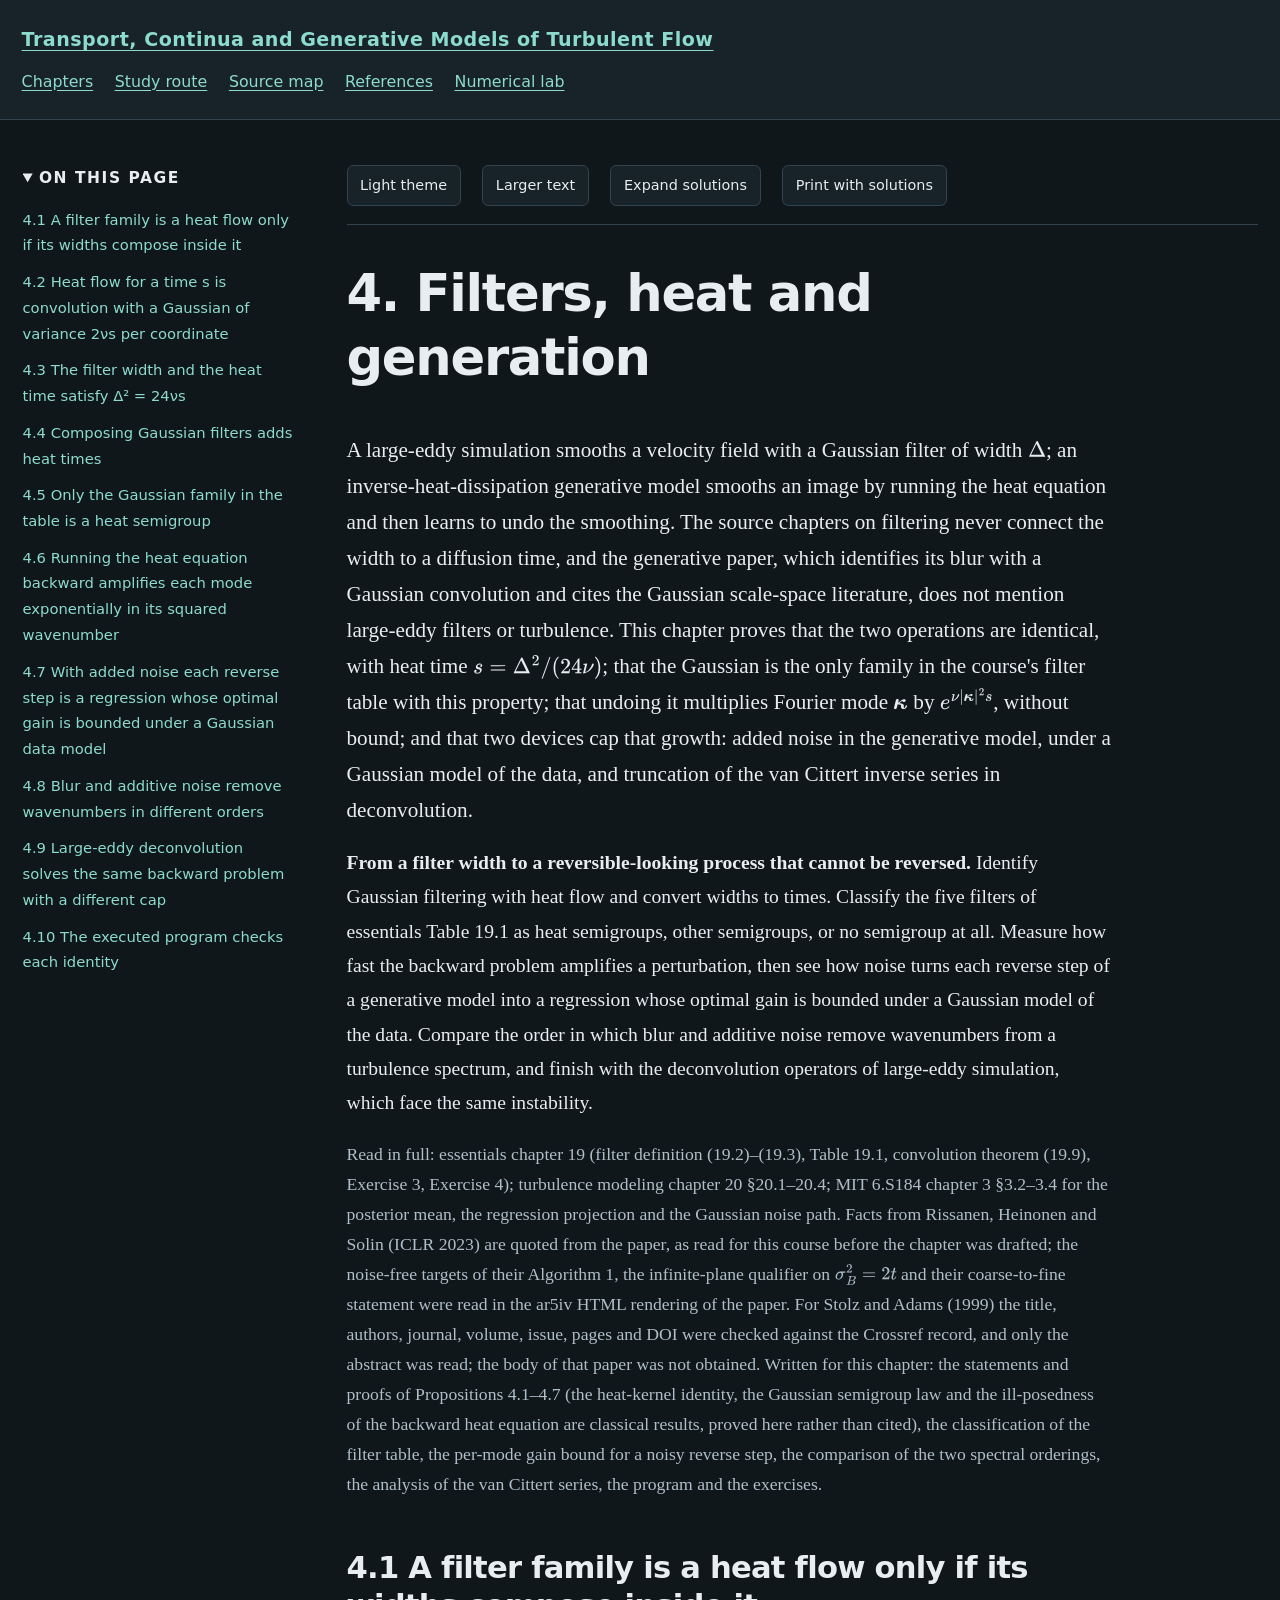
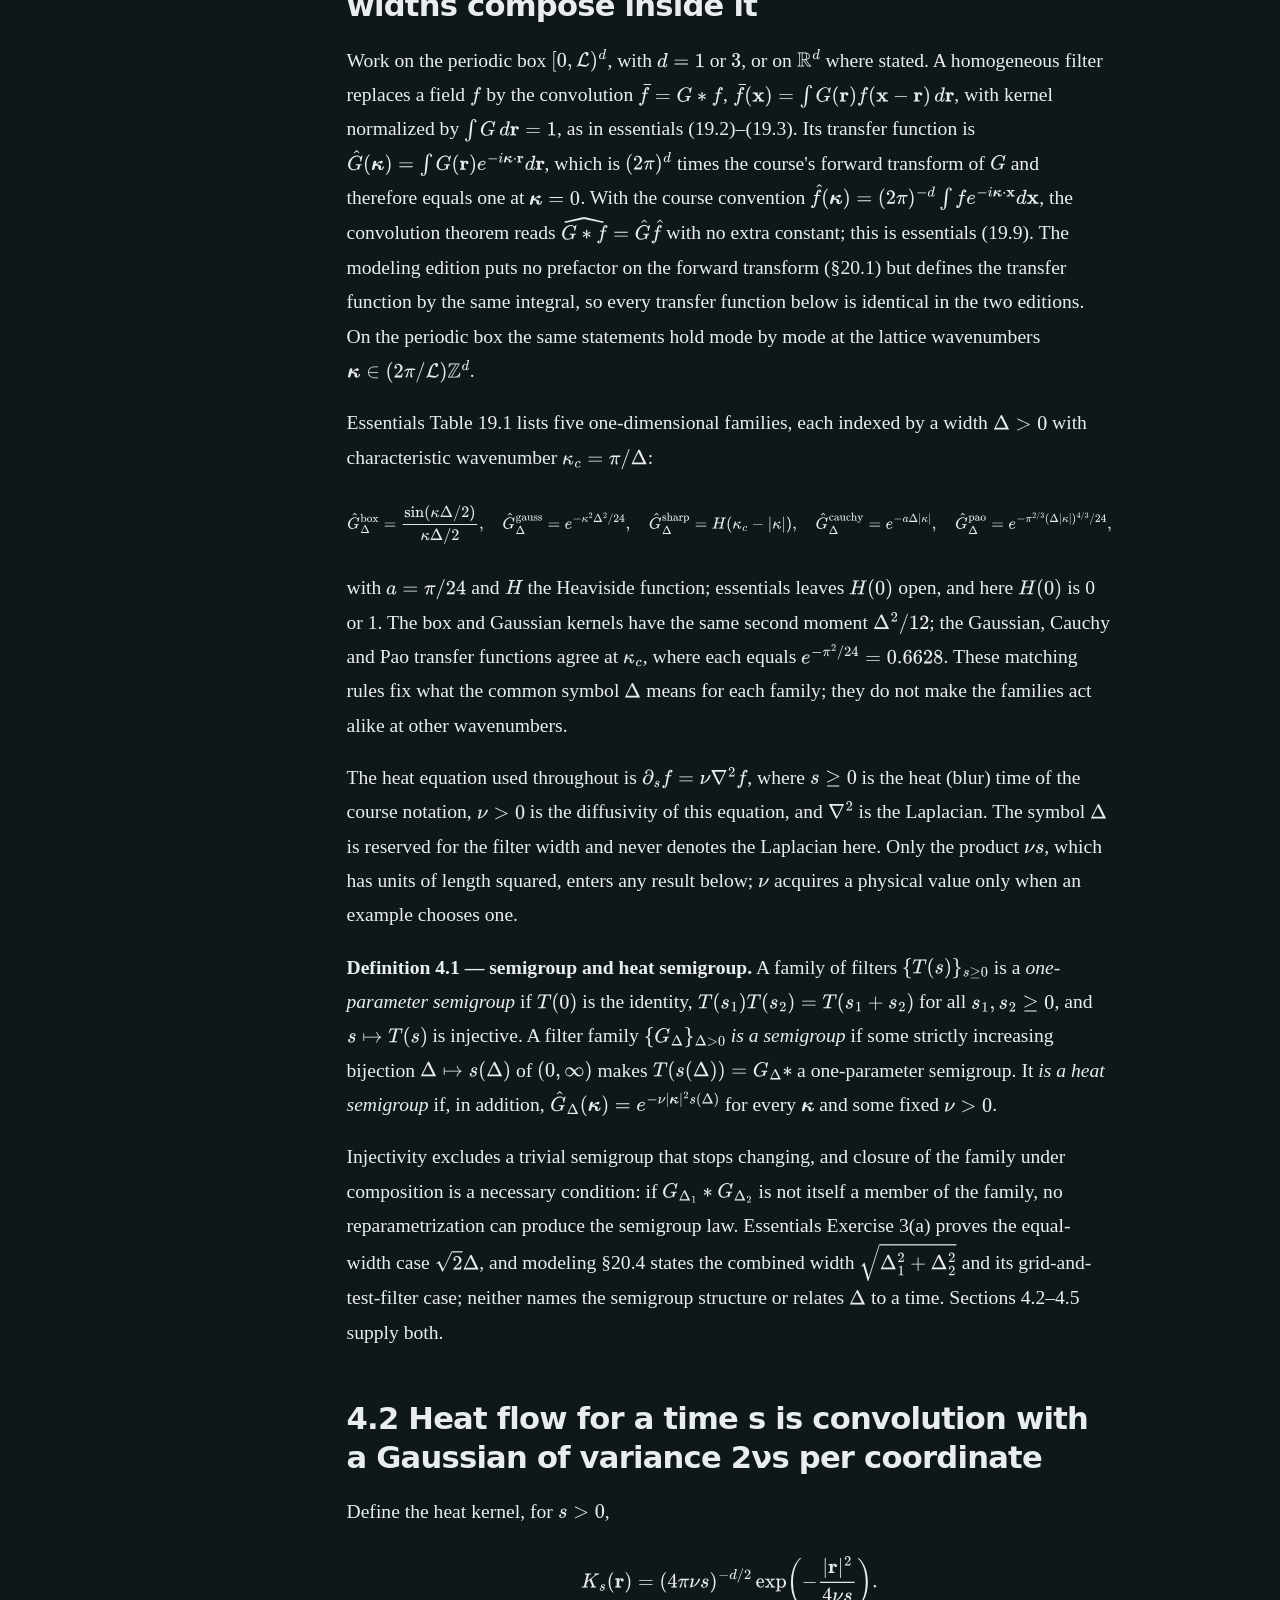
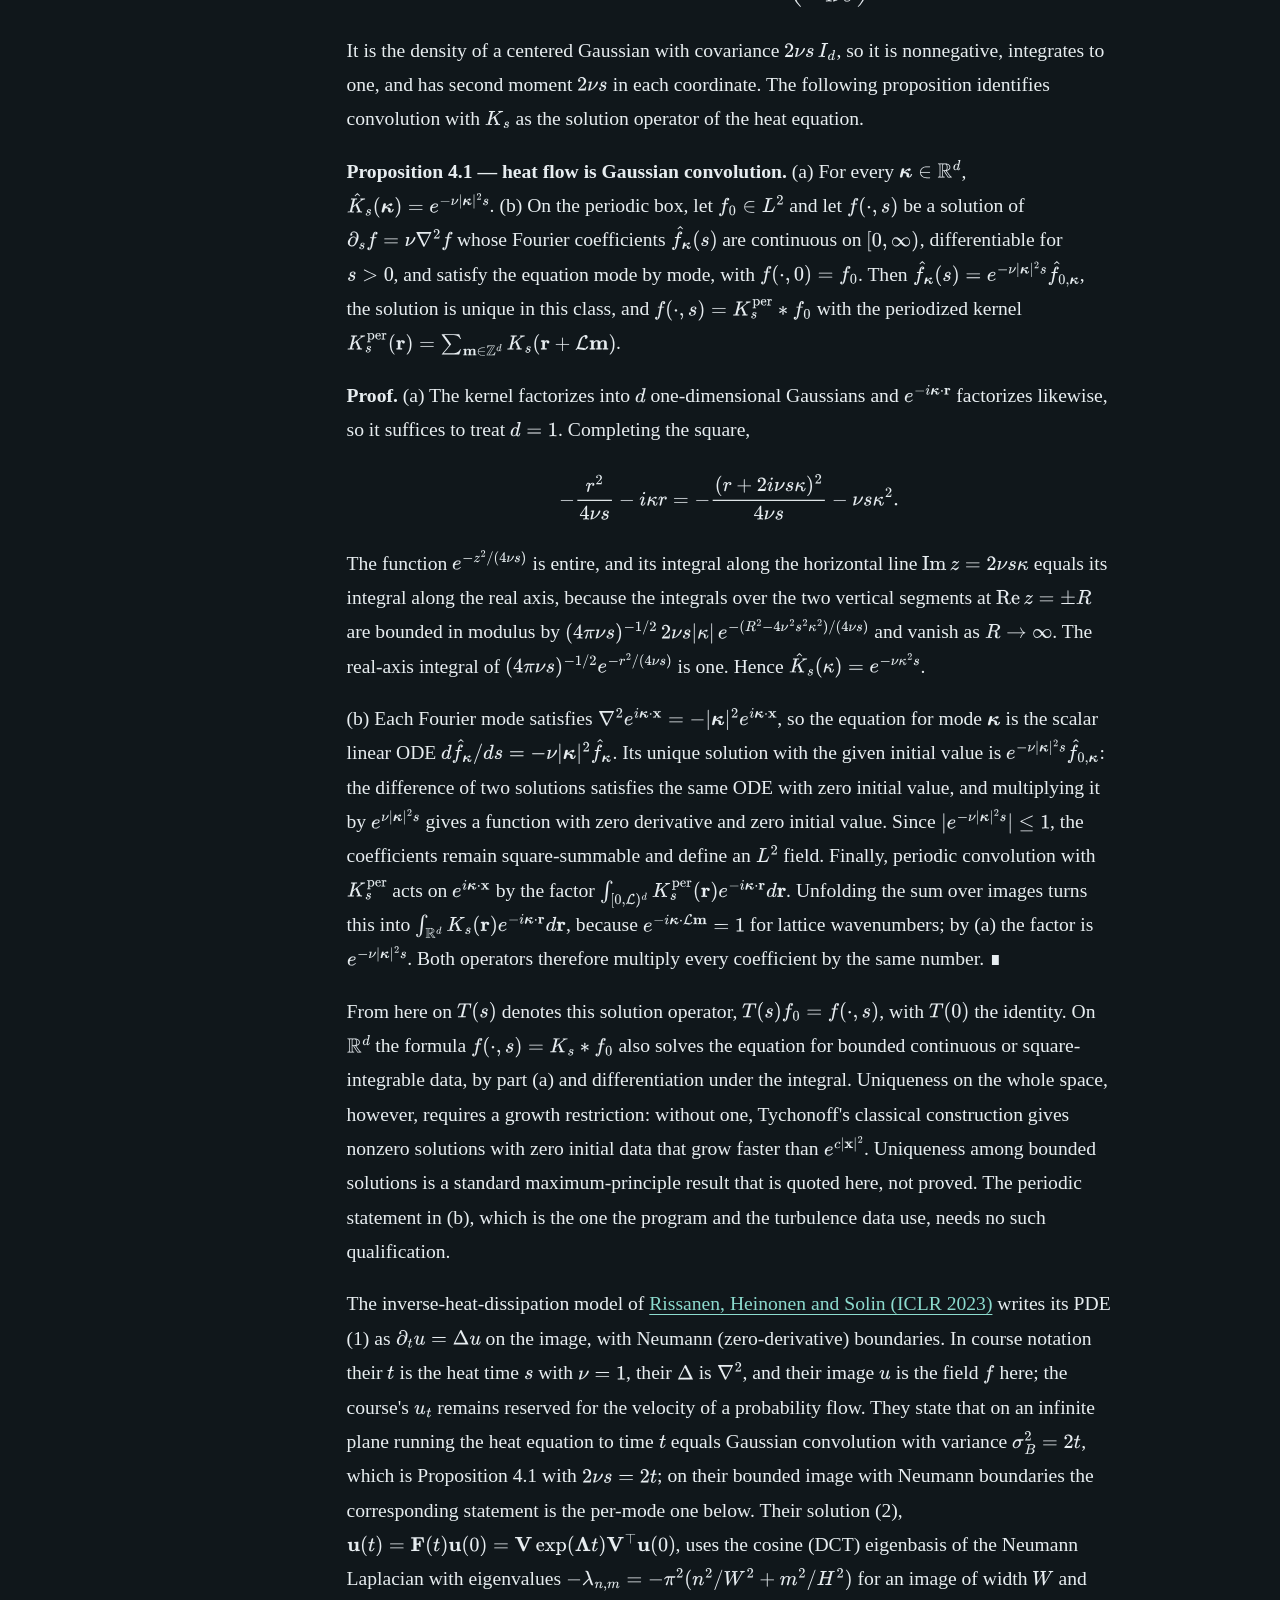
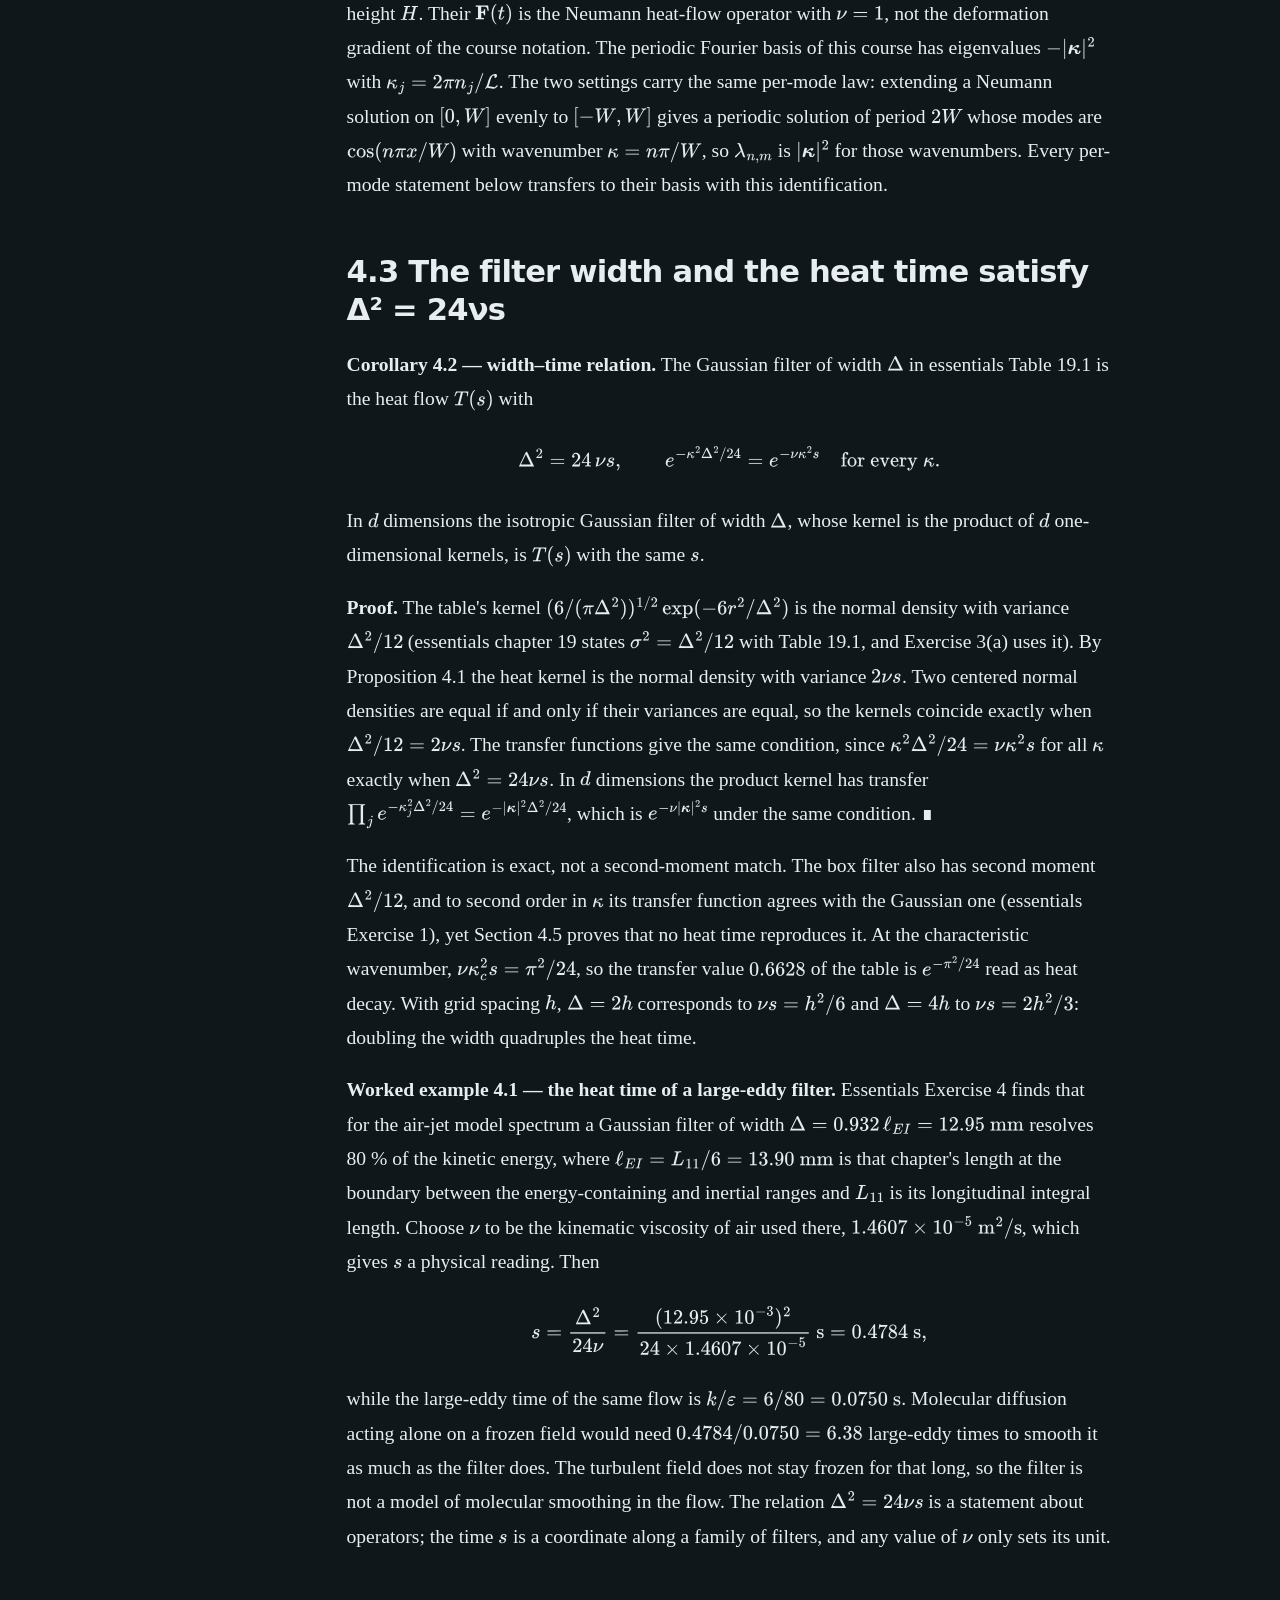
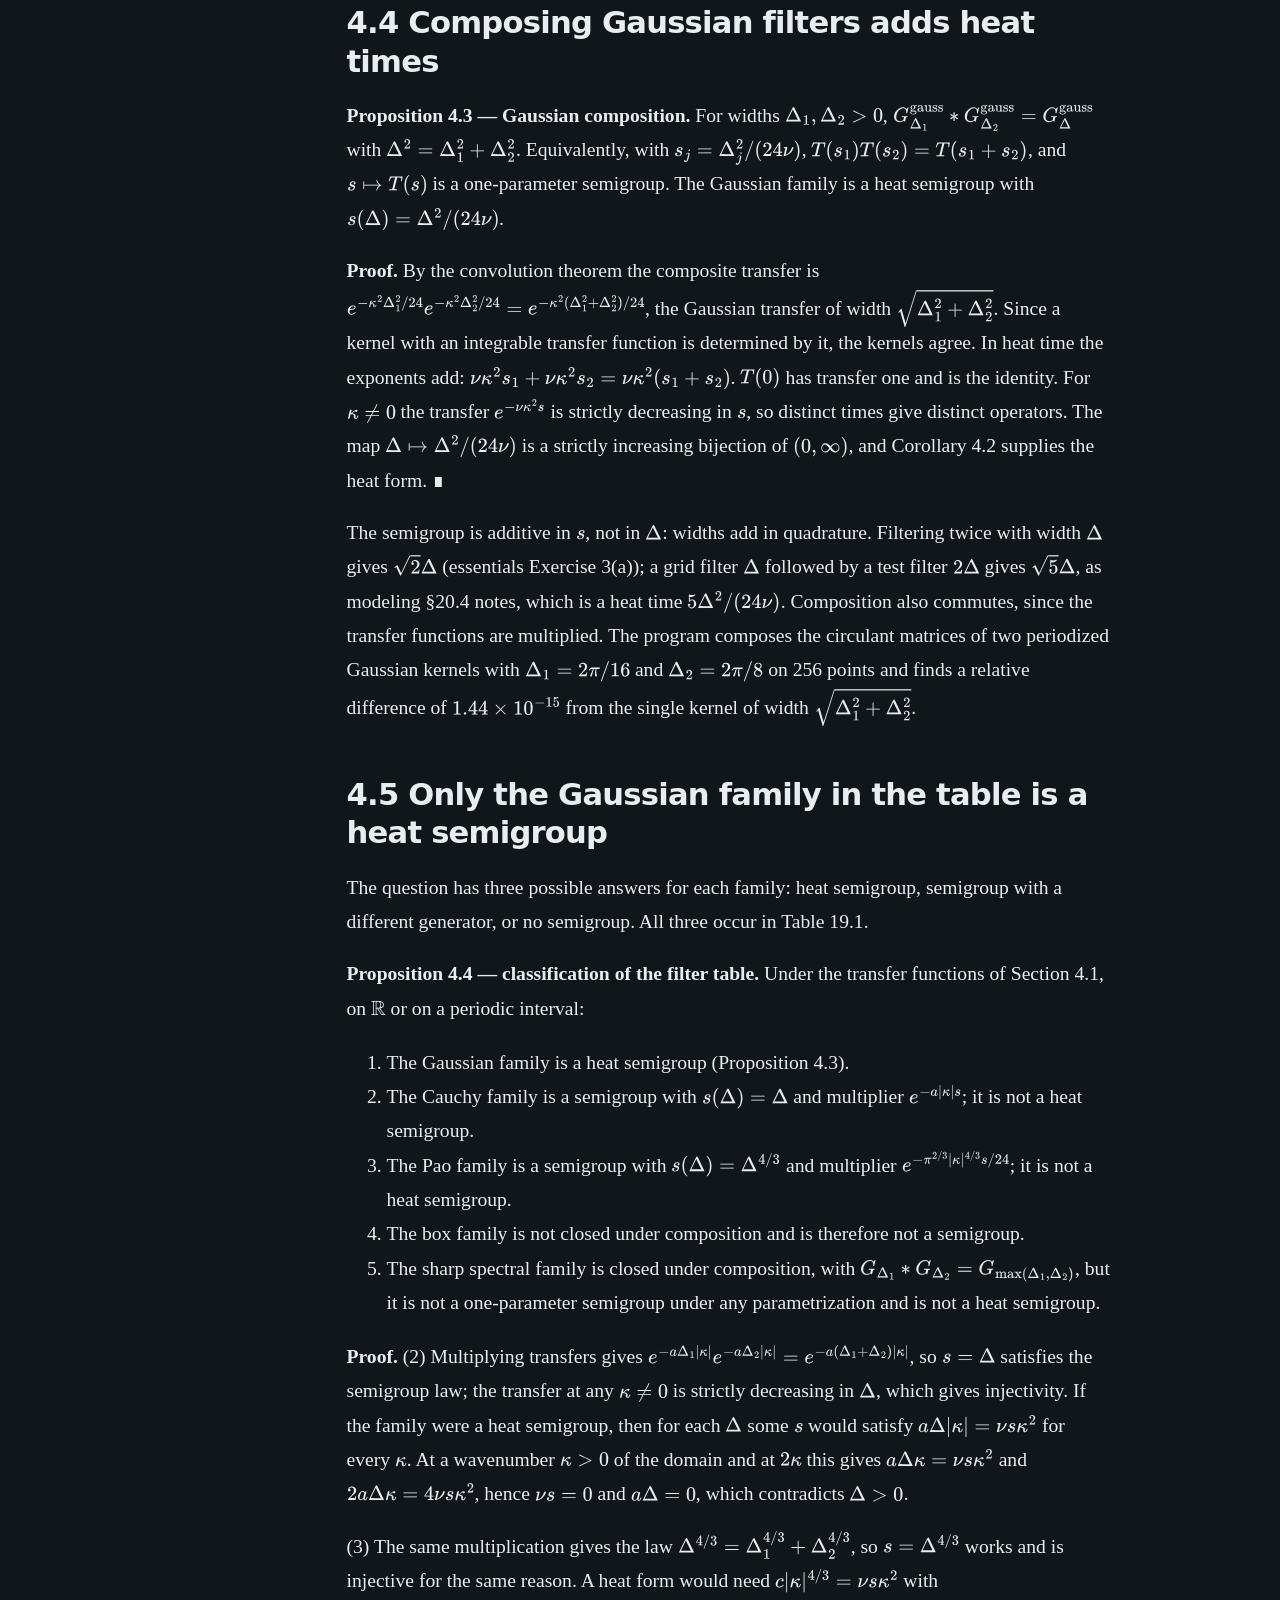
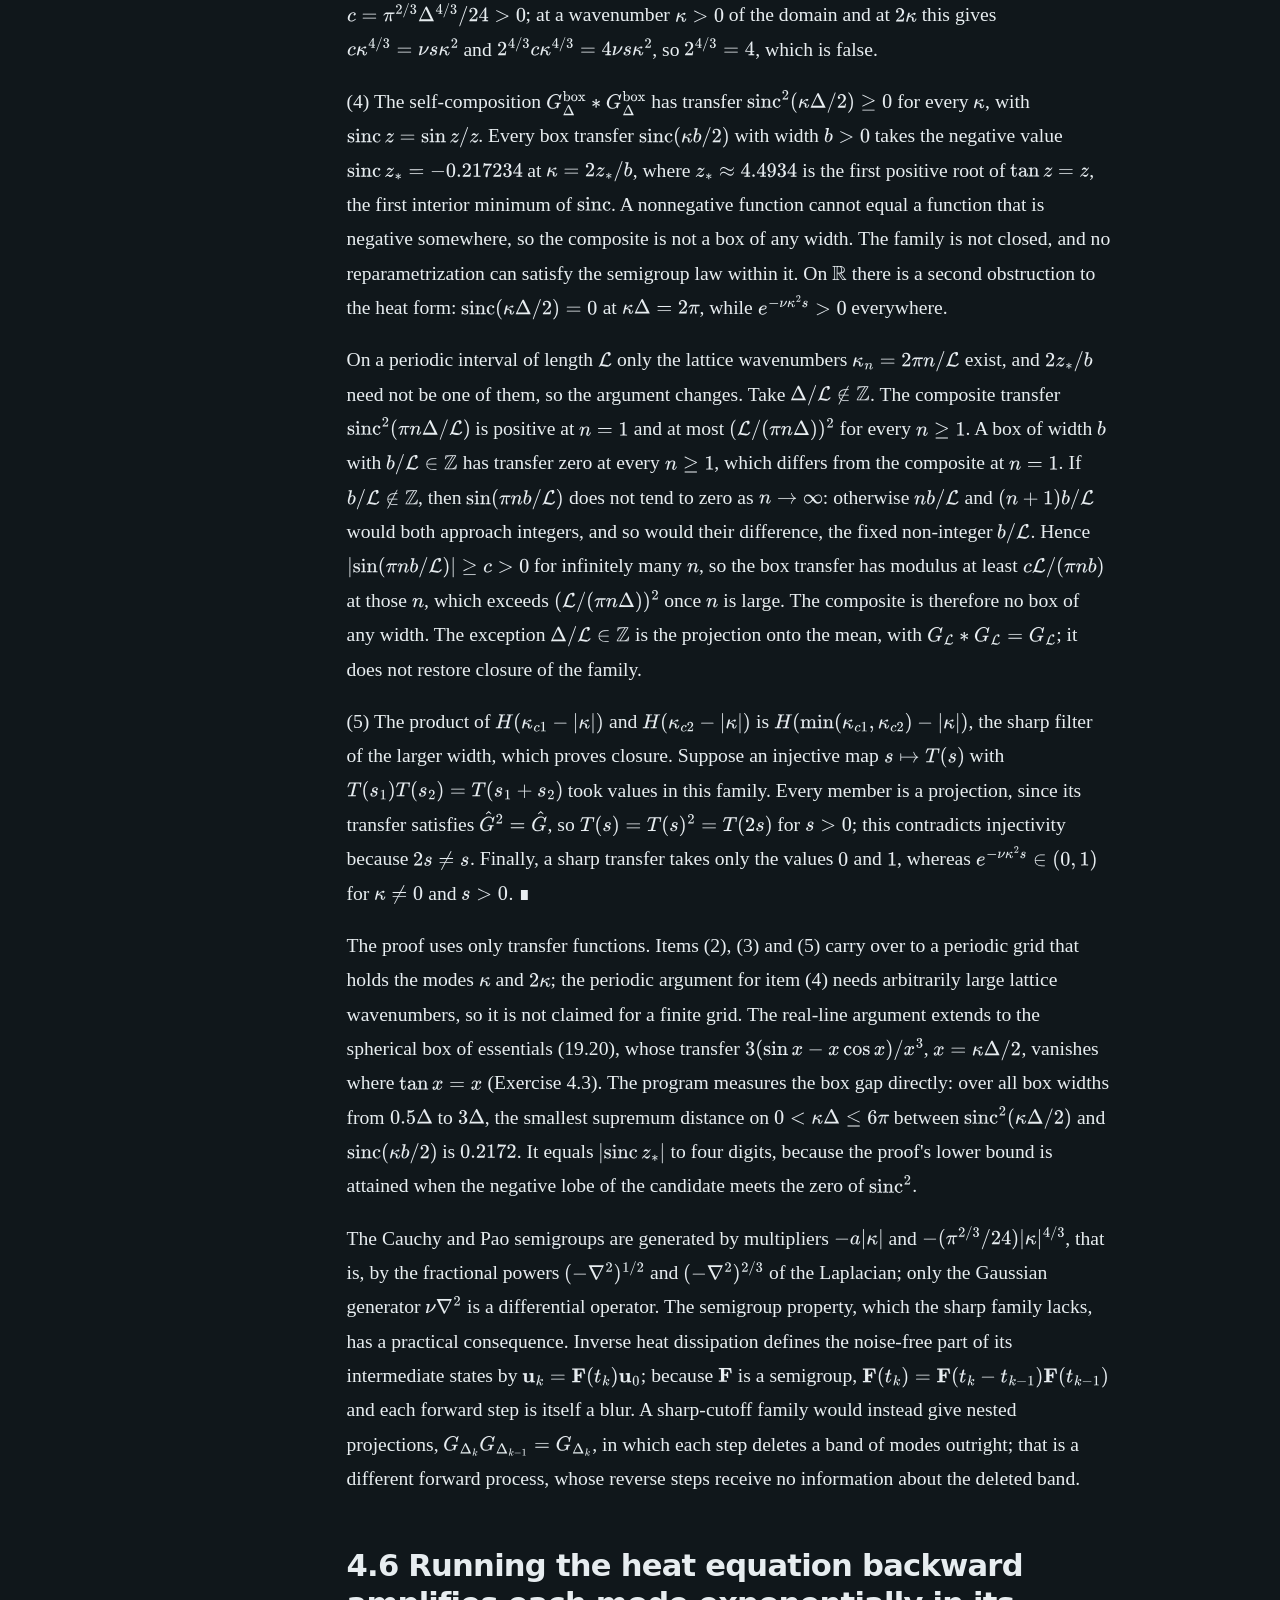
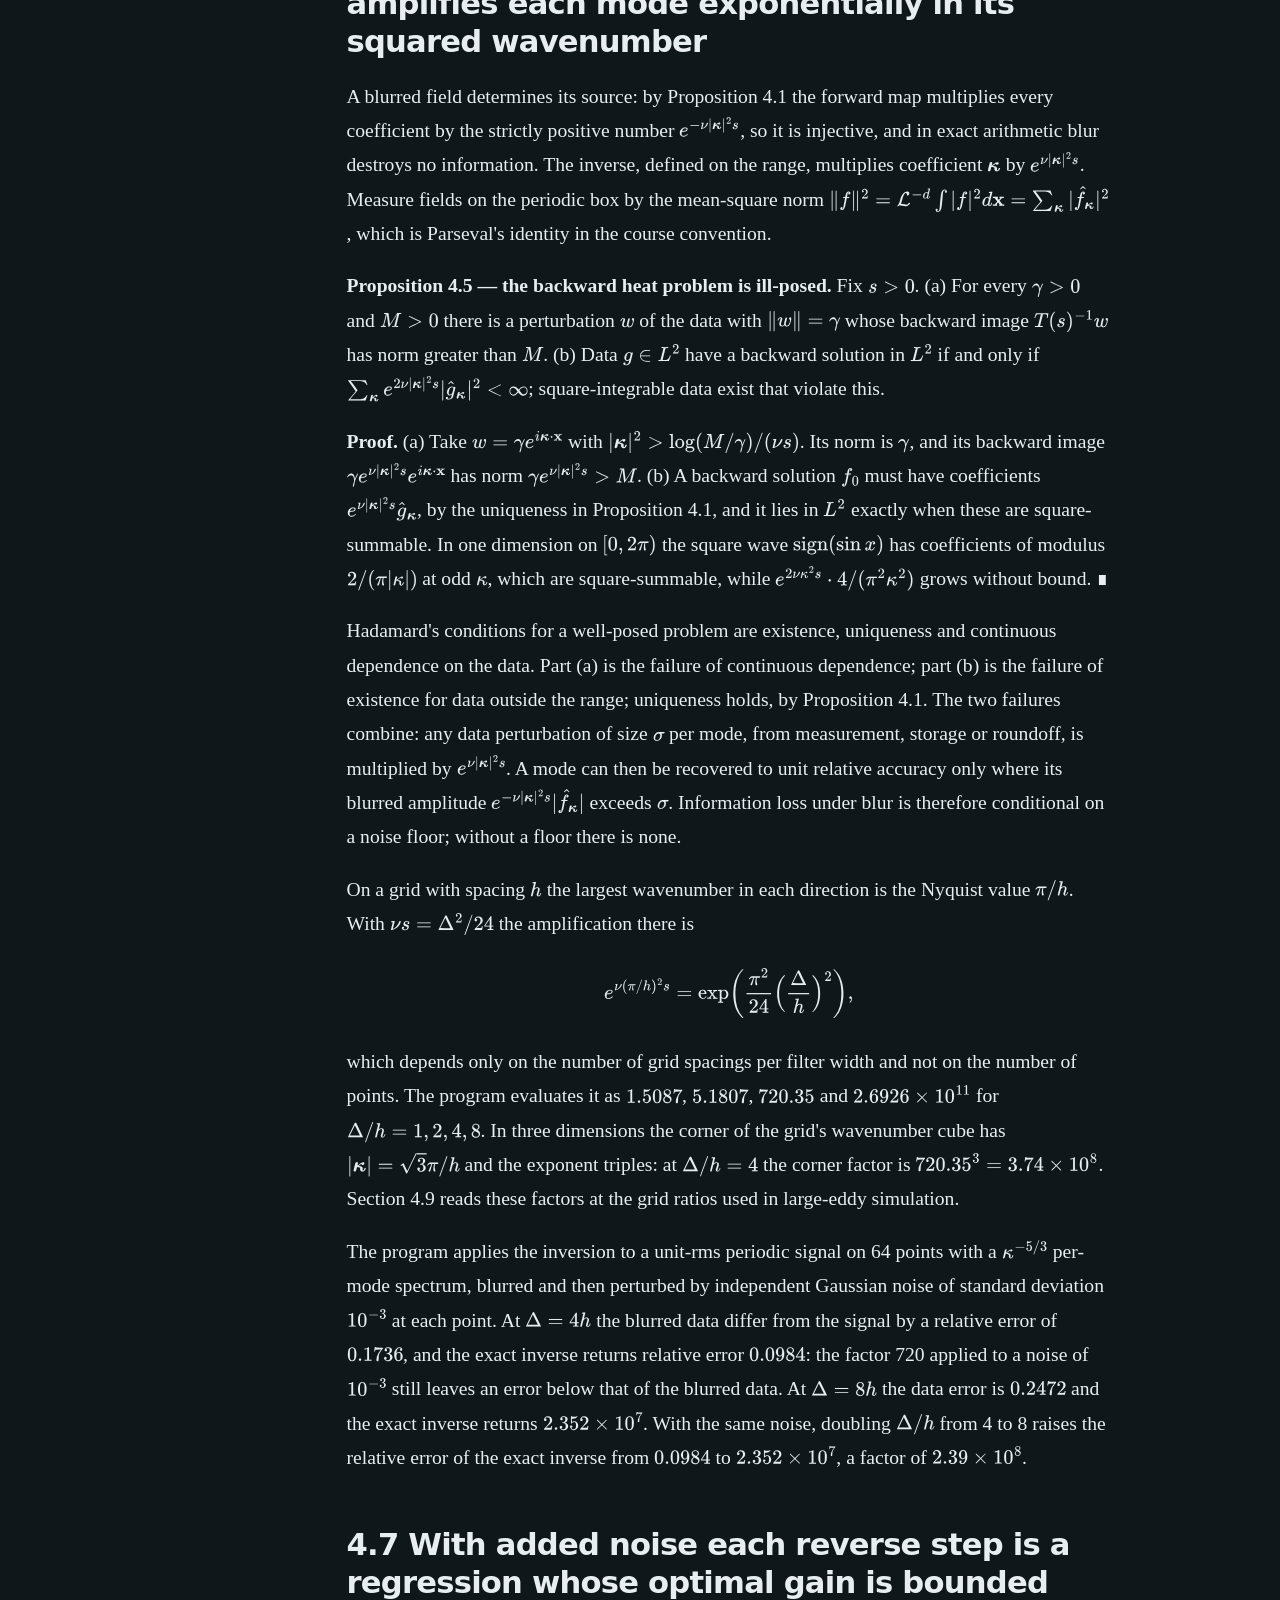
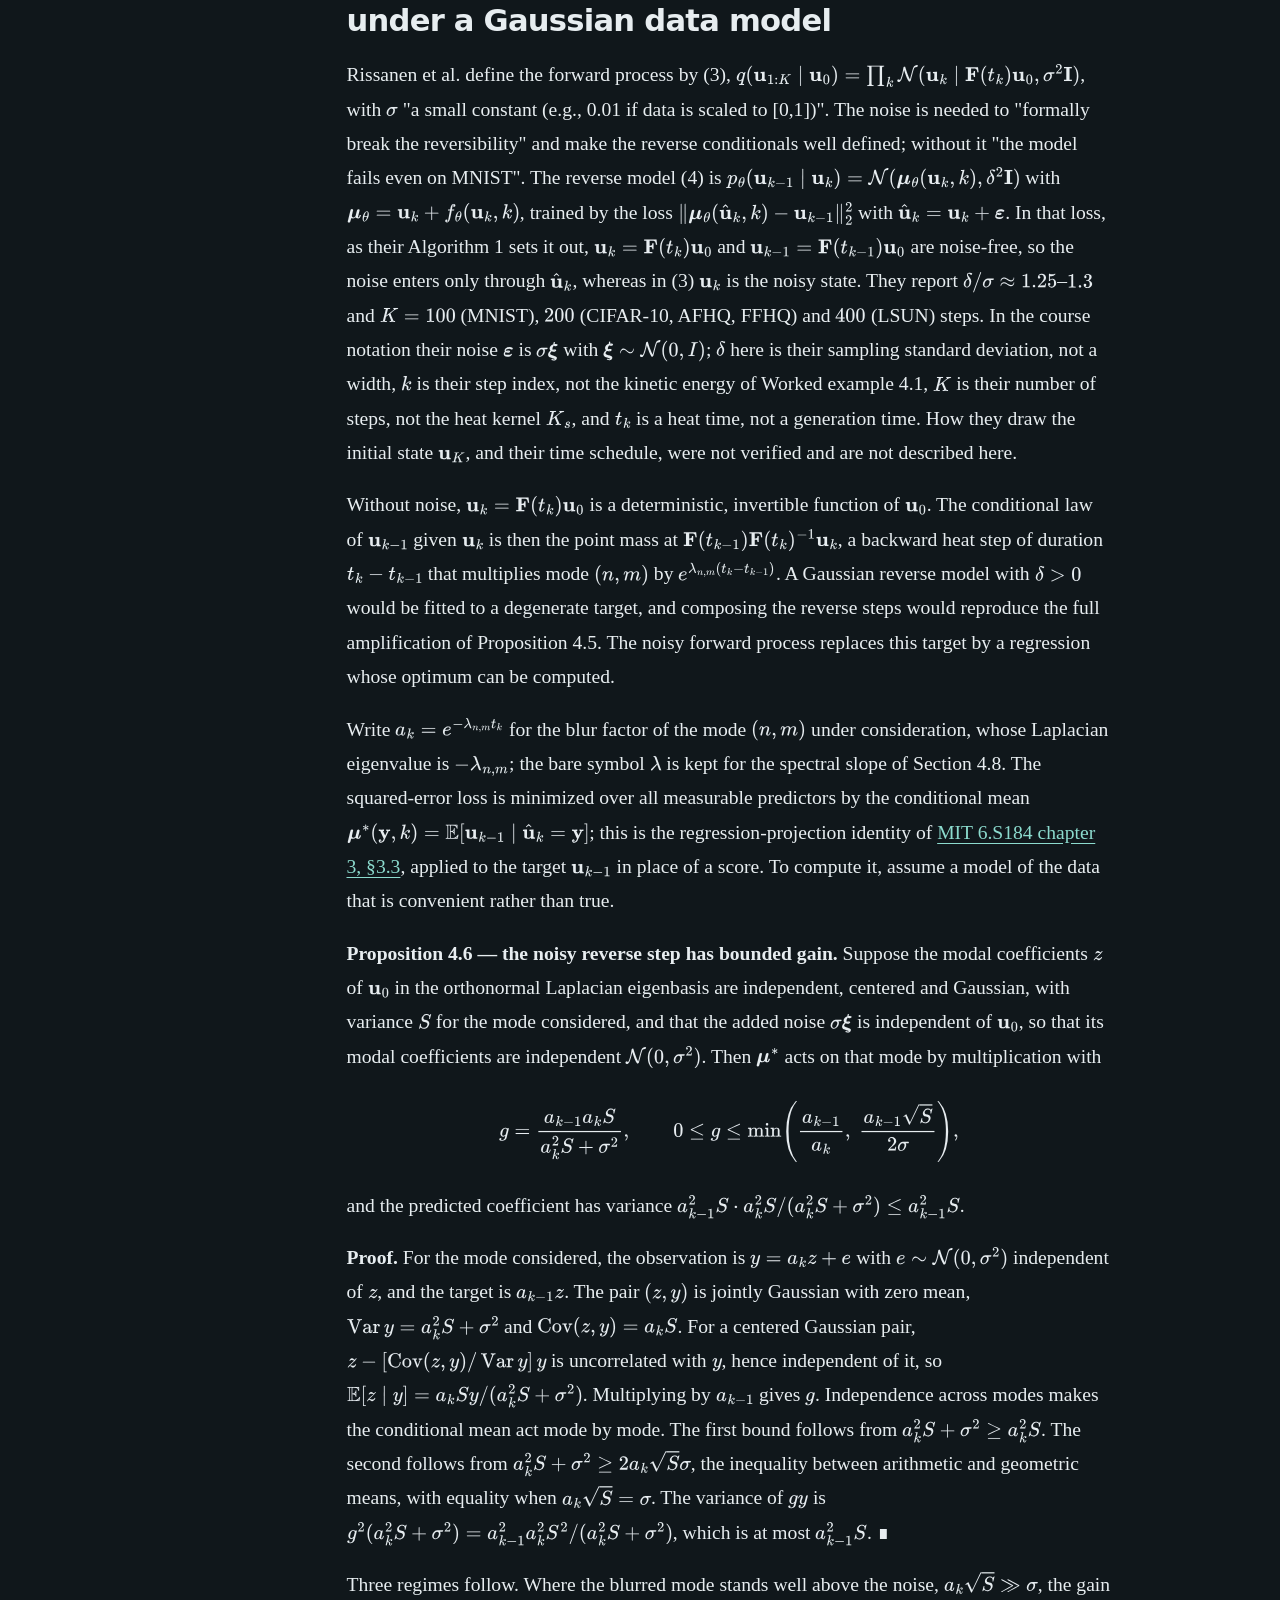
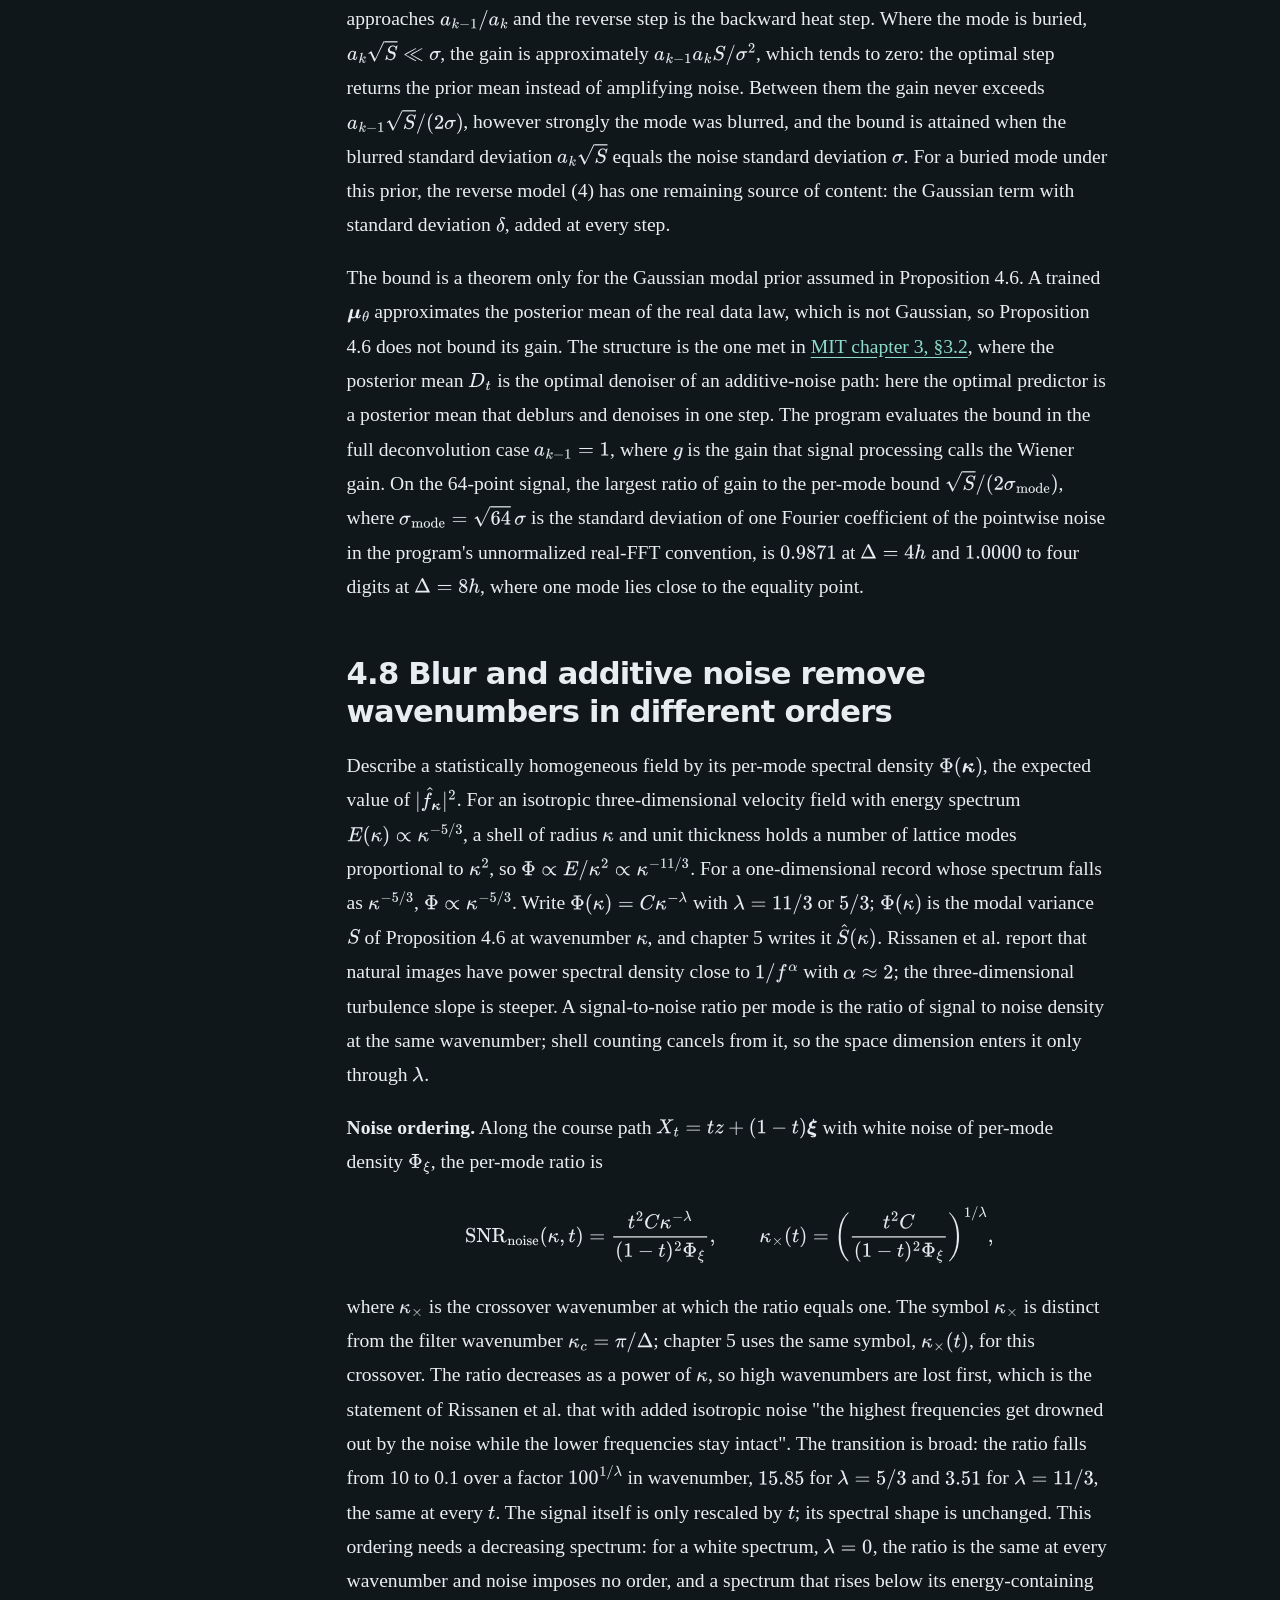
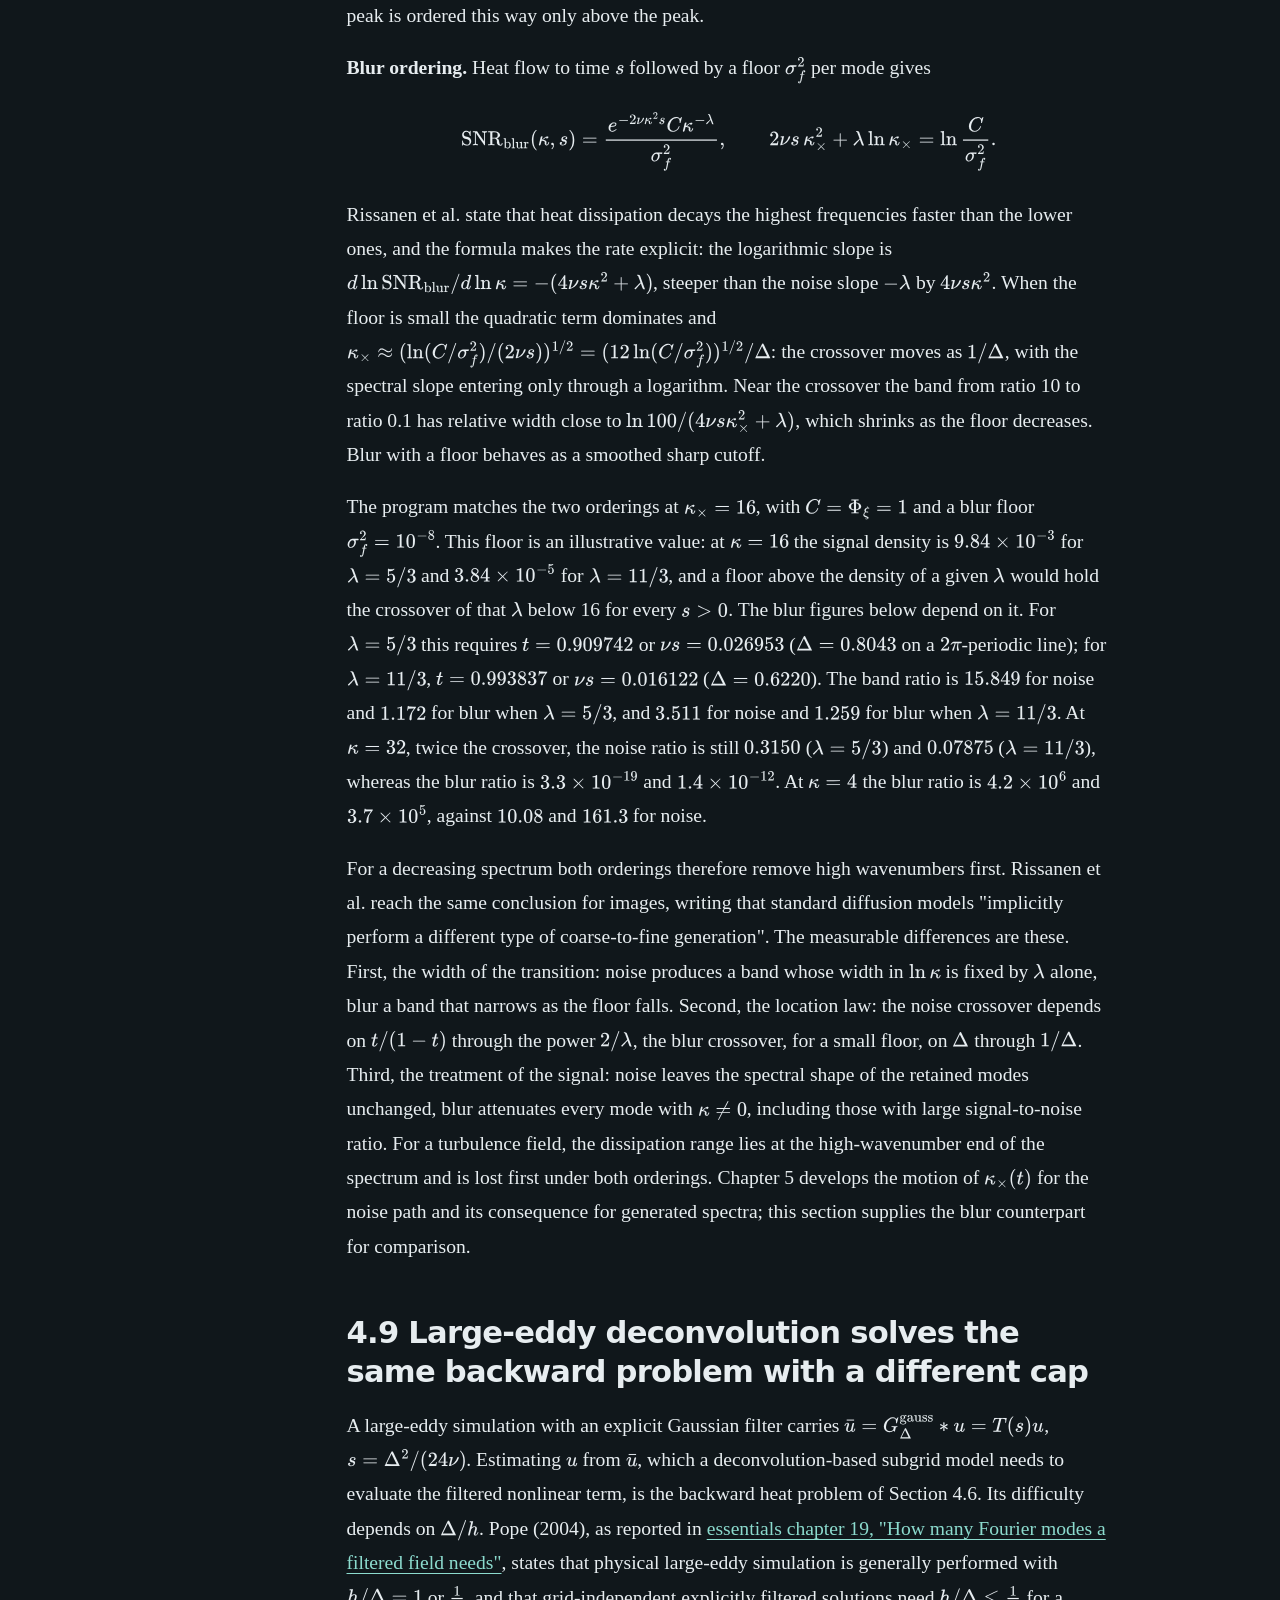
<file: chapter-04-filters-heat-and-generation.html>
<!doctype html>
<html lang="en"><head><meta charset="utf-8"><meta name="viewport" content="width=device-width,initial-scale=1">
<meta name="color-scheme" content="dark light"><meta name="book-content-sha256" content="8b4c77c54c7608d4d626aca3d5e4e342a4c29b1efcd4b6b044e0b2b073511edf">
<title>4. Filters, heat and generation · Transport, Continua and Generative Turbulence</title><link rel="icon" href="data:,"><link rel="stylesheet" href="assets/book.css">
<script>window.MathJax={tex:{inlineMath:[['$','$'],['\\(','\\)']],displayMath:[['$$','$$'],['\\[','\\]']],processEscapes:true},svg:{fontCache:'local'},options:{skipHtmlTags:['script','noscript','style','textarea','pre','code']},startup:{pageReady:()=>MathJax.startup.defaultPageReady().then(()=>{document.documentElement.dataset.mathReady='true';})}};</script>
<script defer src="assets/mathjax-tex-svg.js"></script><script defer src="assets/book.js"></script></head>
<body><a class="skip" href="#main">Skip to content</a><header class="site-header"><a class="brand" href="index.html">Transport, Continua and Generative Models of Turbulent Flow</a><nav class="course-nav" aria-label="Book"><a href="index.html">Chapters</a><a href="book-overview.html">Study route</a><a href="source-map.html">Source map</a><a href="references.html">References</a><a href="numerical-lab.html">Numerical lab</a></nav></header>
<div class="layout"><aside class="toc" id="chapter-toc"><h2>On this page</h2></aside><main id="main"><div class="reading-tools"><button id="theme-toggle" aria-pressed="false">Light theme</button><button id="text-toggle" aria-pressed="false">Larger text</button><button id="solutions-toggle" aria-pressed="false">Expand solutions</button><button id="print-page">Print with solutions</button></div>
<article id="chapter-content"><!-- BOOK-CONTENT-START --><h1 id="ch04-title">4. Filters, heat and generation</h1>
<p class="lead">A large-eddy simulation smooths a velocity field with a Gaussian filter of width $\Delta$; an inverse-heat-dissipation generative model smooths an image by running the heat equation and then learns to undo the smoothing. The source chapters on filtering never connect the width to a diffusion time, and the generative paper, which identifies its blur with a Gaussian convolution and cites the Gaussian scale-space literature, does not mention large-eddy filters or turbulence. This chapter proves that the two operations are identical, with heat time $s=\Delta^2/(24\nu)$; that the Gaussian is the only family in the course's filter table with this property; that undoing it multiplies Fourier mode $\boldsymbol\kappa$ by $e^{\nu|\boldsymbol\kappa|^2s}$, without bound; and that two devices cap that growth: added noise in the generative model, under a Gaussian model of the data, and truncation of the van Cittert inverse series in deconvolution.</p>
<div class="learning-map"><strong>From a filter width to a reversible-looking process that cannot be reversed.</strong> Identify Gaussian filtering with heat flow and convert widths to times. Classify the five filters of essentials Table 19.1 as heat semigroups, other semigroups, or no semigroup at all. Measure how fast the backward problem amplifies a perturbation, then see how noise turns each reverse step of a generative model into a regression whose optimal gain is bounded under a Gaussian model of the data. Compare the order in which blur and additive noise remove wavenumbers from a turbulence spectrum, and finish with the deconvolution operators of large-eddy simulation, which face the same instability.</div>
<p class="source-note">Read in full: essentials chapter 19 (filter definition (19.2)–(19.3), Table 19.1, convolution theorem (19.9), Exercise 3, Exercise 4); turbulence modeling chapter 20 §20.1–20.4; MIT 6.S184 chapter 3 §3.2–3.4 for the posterior mean, the regression projection and the Gaussian noise path. Facts from Rissanen, Heinonen and Solin (ICLR 2023) are quoted from the paper, as read for this course before the chapter was drafted; the noise-free targets of their Algorithm 1, the infinite-plane qualifier on $\sigma_B^2=2t$ and their coarse-to-fine statement were read in the ar5iv HTML rendering of the paper. For Stolz and Adams (1999) the title, authors, journal, volume, issue, pages and DOI were checked against the Crossref record, and only the abstract was read; the body of that paper was not obtained. Written for this chapter: the statements and proofs of Propositions 4.1–4.7 (the heat-kernel identity, the Gaussian semigroup law and the ill-posedness of the backward heat equation are classical results, proved here rather than cited), the classification of the filter table, the per-mode gain bound for a noisy reverse step, the comparison of the two spectral orderings, the analysis of the van Cittert series, the program and the exercises.</p>

<h2 id="families">4.1 A filter family is a heat flow only if its widths compose inside it</h2>
<p>Work on the periodic box $[0,\mathcal L)^d$, with $d=1$ or $3$, or on $\mathbb R^d$ where stated. A homogeneous filter replaces a field $f$ by the convolution $\bar f=G*f$, $\bar f(\mathbf x)=\int G(\mathbf r)f(\mathbf x-\mathbf r)\,d\mathbf r$, with kernel normalized by $\int G\,d\mathbf r=1$, as in essentials (19.2)–(19.3). Its transfer function is $\hat G(\boldsymbol\kappa)=\int G(\mathbf r)e^{-i\boldsymbol\kappa\cdot\mathbf r}d\mathbf r$, which is $(2\pi)^d$ times the course's forward transform of $G$ and therefore equals one at $\boldsymbol\kappa=0$. With the course convention $\hat f(\boldsymbol\kappa)=(2\pi)^{-d}\int f e^{-i\boldsymbol\kappa\cdot\mathbf x}d\mathbf x$, the convolution theorem reads $\widehat{G*f}=\hat G\hat f$ with no extra constant; this is essentials (19.9). The modeling edition puts no prefactor on the forward transform (§20.1) but defines the transfer function by the same integral, so every transfer function below is identical in the two editions. On the periodic box the same statements hold mode by mode at the lattice wavenumbers $\boldsymbol\kappa\in(2\pi/\mathcal L)\mathbb Z^d$.</p>
<p>Essentials Table 19.1 lists five one-dimensional families, each indexed by a width $\Delta\gt0$ with characteristic wavenumber $\kappa_c=\pi/\Delta$:</p>
<div class="equation">$$\hat G^{\rm box}_\Delta=\frac{\sin(\kappa\Delta/2)}{\kappa\Delta/2},\quad
\hat G^{\rm gauss}_\Delta=e^{-\kappa^2\Delta^2/24},\quad
\hat G^{\rm sharp}_\Delta=H(\kappa_c-|\kappa|),\quad
\hat G^{\rm cauchy}_\Delta=e^{-a\Delta|\kappa|},\quad
\hat G^{\rm pao}_\Delta=e^{-\pi^{2/3}(\Delta|\kappa|)^{4/3}/24},$$</div>
<p>with $a=\pi/24$ and $H$ the Heaviside function; essentials leaves $H(0)$ open, and here $H(0)$ is 0 or 1. The box and Gaussian kernels have the same second moment $\Delta^2/12$; the Gaussian, Cauchy and Pao transfer functions agree at $\kappa_c$, where each equals $e^{-\pi^2/24}=0.6628$. These matching rules fix what the common symbol $\Delta$ means for each family; they do not make the families act alike at other wavenumbers.</p>
<p>The heat equation used throughout is $\partial_sf=\nu\nabla^2f$, where $s\ge0$ is the heat (blur) time of the course notation, $\nu\gt0$ is the diffusivity of this equation, and $\nabla^2$ is the Laplacian. The symbol $\Delta$ is reserved for the filter width and never denotes the Laplacian here. Only the product $\nu s$, which has units of length squared, enters any result below; $\nu$ acquires a physical value only when an example chooses one.</p>
<div class="def"><p><strong>Definition 4.1 — semigroup and heat semigroup.</strong> A family of filters $\{T(s)\}_{s\ge0}$ is a <dfn>one-parameter semigroup</dfn> if $T(0)$ is the identity, $T(s_1)T(s_2)=T(s_1+s_2)$ for all $s_1,s_2\ge0$, and $s\mapsto T(s)$ is injective. A filter family $\{G_\Delta\}_{\Delta\gt0}$ <dfn>is a semigroup</dfn> if some strictly increasing bijection $\Delta\mapsto s(\Delta)$ of $(0,\infty)$ makes $T(s(\Delta))=G_\Delta*$ a one-parameter semigroup. It <dfn>is a heat semigroup</dfn> if, in addition, $\hat G_\Delta(\boldsymbol\kappa)=e^{-\nu|\boldsymbol\kappa|^2s(\Delta)}$ for every $\boldsymbol\kappa$ and some fixed $\nu\gt0$.</p></div>
<p>Injectivity excludes a trivial semigroup that stops changing, and closure of the family under composition is a necessary condition: if $G_{\Delta_1}*G_{\Delta_2}$ is not itself a member of the family, no reparametrization can produce the semigroup law. Essentials Exercise 3(a) proves the equal-width case $\sqrt2\Delta$, and modeling §20.4 states the combined width $\sqrt{\Delta_1^2+\Delta_2^2}$ and its grid-and-test-filter case; neither names the semigroup structure or relates $\Delta$ to a time. Sections 4.2–4.5 supply both.</p>

<h2 id="heat-kernel">4.2 Heat flow for a time s is convolution with a Gaussian of variance 2νs per coordinate</h2>
<p>Define the heat kernel, for $s\gt0$,</p>
<div class="equation">$$K_s(\mathbf r)=(4\pi\nu s)^{-d/2}\exp\!\left(-\frac{|\mathbf r|^2}{4\nu s}\right).$$</div>
<p>It is the density of a centered Gaussian with covariance $2\nu s\,I_d$, so it is nonnegative, integrates to one, and has second moment $2\nu s$ in each coordinate. The following proposition identifies convolution with $K_s$ as the solution operator of the heat equation.</p>
<div class="prop"><p><strong>Proposition 4.1 — heat flow is Gaussian convolution.</strong> (a) For every $\boldsymbol\kappa\in\mathbb R^d$, $\hat K_s(\boldsymbol\kappa)=e^{-\nu|\boldsymbol\kappa|^2s}$. (b) On the periodic box, let $f_0\in L^2$ and let $f(\cdot,s)$ be a solution of $\partial_sf=\nu\nabla^2f$ whose Fourier coefficients $\hat f_{\boldsymbol\kappa}(s)$ are continuous on $[0,\infty)$, differentiable for $s\gt0$, and satisfy the equation mode by mode, with $f(\cdot,0)=f_0$. Then $\hat f_{\boldsymbol\kappa}(s)=e^{-\nu|\boldsymbol\kappa|^2s}\hat f_{0,\boldsymbol\kappa}$, the solution is unique in this class, and $f(\cdot,s)=K_s^{\rm per}*f_0$ with the periodized kernel $K_s^{\rm per}(\mathbf r)=\sum_{\mathbf m\in\mathbb Z^d}K_s(\mathbf r+\mathcal L\mathbf m)$.</p></div>
<div class="proof"><p><strong>Proof.</strong> (a) The kernel factorizes into $d$ one-dimensional Gaussians and $e^{-i\boldsymbol\kappa\cdot\mathbf r}$ factorizes likewise, so it suffices to treat $d=1$. Completing the square,</p><div class="equation">$$-\frac{r^2}{4\nu s}-i\kappa r=-\frac{(r+2i\nu s\kappa)^2}{4\nu s}-\nu s\kappa^2.$$</div><p>The function $e^{-z^2/(4\nu s)}$ is entire, and its integral along the horizontal line $\operatorname{Im}z=2\nu s\kappa$ equals its integral along the real axis, because the integrals over the two vertical segments at $\operatorname{Re}z=\pm R$ are bounded in modulus by $(4\pi\nu s)^{-1/2}\,2\nu s|\kappa|\,e^{-(R^2-4\nu^2s^2\kappa^2)/(4\nu s)}$ and vanish as $R\to\infty$. The real-axis integral of $(4\pi\nu s)^{-1/2}e^{-r^2/(4\nu s)}$ is one. Hence $\hat K_s(\kappa)=e^{-\nu\kappa^2s}$.</p><p>(b) Each Fourier mode satisfies $\nabla^2e^{i\boldsymbol\kappa\cdot\mathbf x}=-|\boldsymbol\kappa|^2e^{i\boldsymbol\kappa\cdot\mathbf x}$, so the equation for mode $\boldsymbol\kappa$ is the scalar linear ODE $d\hat f_{\boldsymbol\kappa}/ds=-\nu|\boldsymbol\kappa|^2\hat f_{\boldsymbol\kappa}$. Its unique solution with the given initial value is $e^{-\nu|\boldsymbol\kappa|^2s}\hat f_{0,\boldsymbol\kappa}$: the difference of two solutions satisfies the same ODE with zero initial value, and multiplying it by $e^{\nu|\boldsymbol\kappa|^2s}$ gives a function with zero derivative and zero initial value. Since $|e^{-\nu|\boldsymbol\kappa|^2s}|\le1$, the coefficients remain square-summable and define an $L^2$ field. Finally, periodic convolution with $K_s^{\rm per}$ acts on $e^{i\boldsymbol\kappa\cdot\mathbf x}$ by the factor $\int_{[0,\mathcal L)^d}K_s^{\rm per}(\mathbf r)e^{-i\boldsymbol\kappa\cdot\mathbf r}d\mathbf r$. Unfolding the sum over images turns this into $\int_{\mathbb R^d}K_s(\mathbf r)e^{-i\boldsymbol\kappa\cdot\mathbf r}d\mathbf r$, because $e^{-i\boldsymbol\kappa\cdot \mathcal L\mathbf m}=1$ for lattice wavenumbers; by (a) the factor is $e^{-\nu|\boldsymbol\kappa|^2s}$. Both operators therefore multiply every coefficient by the same number. <span class="qed">∎</span></p></div>
<p>From here on $T(s)$ denotes this solution operator, $T(s)f_0=f(\cdot,s)$, with $T(0)$ the identity. On $\mathbb R^d$ the formula $f(\cdot,s)=K_s*f_0$ also solves the equation for bounded continuous or square-integrable data, by part (a) and differentiation under the integral. Uniqueness on the whole space, however, requires a growth restriction: without one, Tychonoff's classical construction gives nonzero solutions with zero initial data that grow faster than $e^{c|\mathbf x|^2}$. Uniqueness among bounded solutions is a standard maximum-principle result that is quoted here, not proved. The periodic statement in (b), which is the one the program and the turbulence data use, needs no such qualification.</p>
<p>The inverse-heat-dissipation model of <a href="https://arxiv.org/abs/2206.13397">Rissanen, Heinonen and Solin (ICLR 2023)</a> writes its PDE (1) as $\partial_tu=\Delta u$ on the image, with Neumann (zero-derivative) boundaries. In course notation their $t$ is the heat time $s$ with $\nu=1$, their $\Delta$ is $\nabla^2$, and their image $u$ is the field $f$ here; the course's $u_t$ remains reserved for the velocity of a probability flow. They state that on an infinite plane running the heat equation to time $t$ equals Gaussian convolution with variance $\sigma_B^2=2t$, which is Proposition 4.1 with $2\nu s=2t$; on their bounded image with Neumann boundaries the corresponding statement is the per-mode one below. Their solution (2), $\mathbf u(t)=\mathbf F(t)\mathbf u(0)=\mathbf V\exp(\boldsymbol\Lambda t)\mathbf V^\top\mathbf u(0)$, uses the cosine (DCT) eigenbasis of the Neumann Laplacian with eigenvalues $-\lambda_{n,m}=-\pi^2(n^2/W^2+m^2/H^2)$ for an image of width $W$ and height $H$. Their $\mathbf F(t)$ is the Neumann heat-flow operator with $\nu=1$, not the deformation gradient of the course notation. The periodic Fourier basis of this course has eigenvalues $-|\boldsymbol\kappa|^2$ with $\kappa_j=2\pi n_j/\mathcal L$. The two settings carry the same per-mode law: extending a Neumann solution on $[0,W]$ evenly to $[-W,W]$ gives a periodic solution of period $2W$ whose modes are $\cos(n\pi x/W)$ with wavenumber $\kappa=n\pi/W$, so $\lambda_{n,m}$ is $|\boldsymbol\kappa|^2$ for those wavenumbers. Every per-mode statement below transfers to their basis with this identification.</p>

<h2 id="width-time">4.3 The filter width and the heat time satisfy Δ² = 24νs</h2>
<div class="prop"><p><strong>Corollary 4.2 — width–time relation.</strong> The Gaussian filter of width $\Delta$ in essentials Table 19.1 is the heat flow $T(s)$ with</p><div class="equation">$$\Delta^2=24\,\nu s,\qquad e^{-\kappa^2\Delta^2/24}=e^{-\nu\kappa^2s}\quad\text{for every }\kappa.$$</div><p>In $d$ dimensions the isotropic Gaussian filter of width $\Delta$, whose kernel is the product of $d$ one-dimensional kernels, is $T(s)$ with the same $s$.</p></div>
<div class="proof"><p><strong>Proof.</strong> The table's kernel $(6/(\pi\Delta^2))^{1/2}\exp(-6r^2/\Delta^2)$ is the normal density with variance $\Delta^2/12$ (essentials chapter 19 states $\sigma^2=\Delta^2/12$ with Table 19.1, and Exercise 3(a) uses it). By Proposition 4.1 the heat kernel is the normal density with variance $2\nu s$. Two centered normal densities are equal if and only if their variances are equal, so the kernels coincide exactly when $\Delta^2/12=2\nu s$. The transfer functions give the same condition, since $\kappa^2\Delta^2/24=\nu\kappa^2s$ for all $\kappa$ exactly when $\Delta^2=24\nu s$. In $d$ dimensions the product kernel has transfer $\prod_je^{-\kappa_j^2\Delta^2/24}=e^{-|\boldsymbol\kappa|^2\Delta^2/24}$, which is $e^{-\nu|\boldsymbol\kappa|^2s}$ under the same condition. <span class="qed">∎</span></p></div>
<p>The identification is exact, not a second-moment match. The box filter also has second moment $\Delta^2/12$, and to second order in $\kappa$ its transfer function agrees with the Gaussian one (essentials Exercise 1), yet Section 4.5 proves that no heat time reproduces it. At the characteristic wavenumber, $\nu\kappa_c^2s=\pi^2/24$, so the transfer value $0.6628$ of the table is $e^{-\pi^2/24}$ read as heat decay. With grid spacing $h$, $\Delta=2h$ corresponds to $\nu s=h^2/6$ and $\Delta=4h$ to $\nu s=2h^2/3$: doubling the width quadruples the heat time.</p>
<div class="def"><p><strong>Worked example 4.1 — the heat time of a large-eddy filter.</strong> Essentials Exercise 4 finds that for the air-jet model spectrum a Gaussian filter of width $\Delta=0.932\,\ell_{EI}=12.95\ \mathrm{mm}$ resolves 80 % of the kinetic energy, where $\ell_{EI}=L_{11}/6=13.90\ \mathrm{mm}$ is that chapter's length at the boundary between the energy-containing and inertial ranges and $L_{11}$ is its longitudinal integral length. Choose $\nu$ to be the kinematic viscosity of air used there, $1.4607\times10^{-5}\ \mathrm{m^2/s}$, which gives $s$ a physical reading. Then</p><div class="equation">$$s=\frac{\Delta^2}{24\nu}=\frac{(12.95\times10^{-3})^2}{24\times1.4607\times10^{-5}}\ \mathrm{s}=0.4784\ \mathrm{s},$$</div><p>while the large-eddy time of the same flow is $k/\varepsilon=6/80=0.0750\ \mathrm s$. Molecular diffusion acting alone on a frozen field would need $0.4784/0.0750=6.38$ large-eddy times to smooth it as much as the filter does. The turbulent field does not stay frozen for that long, so the filter is not a model of molecular smoothing in the flow. The relation $\Delta^2=24\nu s$ is a statement about operators; the time $s$ is a coordinate along a family of filters, and any value of $\nu$ only sets its unit.</p></div>

<h2 id="composition">4.4 Composing Gaussian filters adds heat times</h2>
<div class="prop"><p><strong>Proposition 4.3 — Gaussian composition.</strong> For widths $\Delta_1,\Delta_2\gt0$, $G^{\rm gauss}_{\Delta_1}*G^{\rm gauss}_{\Delta_2}=G^{\rm gauss}_{\Delta}$ with $\Delta^2=\Delta_1^2+\Delta_2^2$. Equivalently, with $s_j=\Delta_j^2/(24\nu)$, $T(s_1)T(s_2)=T(s_1+s_2)$, and $s\mapsto T(s)$ is a one-parameter semigroup. The Gaussian family is a heat semigroup with $s(\Delta)=\Delta^2/(24\nu)$.</p></div>
<div class="proof"><p><strong>Proof.</strong> By the convolution theorem the composite transfer is $e^{-\kappa^2\Delta_1^2/24}e^{-\kappa^2\Delta_2^2/24}=e^{-\kappa^2(\Delta_1^2+\Delta_2^2)/24}$, the Gaussian transfer of width $\sqrt{\Delta_1^2+\Delta_2^2}$. Since a kernel with an integrable transfer function is determined by it, the kernels agree. In heat time the exponents add: $\nu\kappa^2s_1+\nu\kappa^2s_2=\nu\kappa^2(s_1+s_2)$. $T(0)$ has transfer one and is the identity. For $\kappa\ne0$ the transfer $e^{-\nu\kappa^2s}$ is strictly decreasing in $s$, so distinct times give distinct operators. The map $\Delta\mapsto\Delta^2/(24\nu)$ is a strictly increasing bijection of $(0,\infty)$, and Corollary 4.2 supplies the heat form. <span class="qed">∎</span></p></div>
<p>The semigroup is additive in $s$, not in $\Delta$: widths add in quadrature. Filtering twice with width $\Delta$ gives $\sqrt2\Delta$ (essentials Exercise 3(a)); a grid filter $\Delta$ followed by a test filter $2\Delta$ gives $\sqrt5\Delta$, as modeling §20.4 notes, which is a heat time $5\Delta^2/(24\nu)$. Composition also commutes, since the transfer functions are multiplied. The program composes the circulant matrices of two periodized Gaussian kernels with $\Delta_1=2\pi/16$ and $\Delta_2=2\pi/8$ on 256 points and finds a relative difference of $1.44\times10^{-15}$ from the single kernel of width $\sqrt{\Delta_1^2+\Delta_2^2}$.</p>

<h2 id="which-families">4.5 Only the Gaussian family in the table is a heat semigroup</h2>
<p>The question has three possible answers for each family: heat semigroup, semigroup with a different generator, or no semigroup. All three occur in Table 19.1.</p>
<div class="prop"><p><strong>Proposition 4.4 — classification of the filter table.</strong> Under the transfer functions of Section 4.1, on $\mathbb R$ or on a periodic interval:</p><ol><li>The Gaussian family is a heat semigroup (Proposition 4.3).</li><li>The Cauchy family is a semigroup with $s(\Delta)=\Delta$ and multiplier $e^{-a|\kappa|s}$; it is not a heat semigroup.</li><li>The Pao family is a semigroup with $s(\Delta)=\Delta^{4/3}$ and multiplier $e^{-\pi^{2/3}|\kappa|^{4/3}s/24}$; it is not a heat semigroup.</li><li>The box family is not closed under composition and is therefore not a semigroup.</li><li>The sharp spectral family is closed under composition, with $G_{\Delta_1}*G_{\Delta_2}=G_{\max(\Delta_1,\Delta_2)}$, but it is not a one-parameter semigroup under any parametrization and is not a heat semigroup.</li></ol></div>
<div class="proof"><p><strong>Proof.</strong> (2) Multiplying transfers gives $e^{-a\Delta_1|\kappa|}e^{-a\Delta_2|\kappa|}=e^{-a(\Delta_1+\Delta_2)|\kappa|}$, so $s=\Delta$ satisfies the semigroup law; the transfer at any $\kappa\ne0$ is strictly decreasing in $\Delta$, which gives injectivity. If the family were a heat semigroup, then for each $\Delta$ some $s$ would satisfy $a\Delta|\kappa|=\nu s\kappa^2$ for every $\kappa$. At a wavenumber $\kappa\gt0$ of the domain and at $2\kappa$ this gives $a\Delta\kappa=\nu s\kappa^2$ and $2a\Delta\kappa=4\nu s\kappa^2$, hence $\nu s=0$ and $a\Delta=0$, which contradicts $\Delta\gt0$.</p><p>(3) The same multiplication gives the law $\Delta^{4/3}=\Delta_1^{4/3}+\Delta_2^{4/3}$, so $s=\Delta^{4/3}$ works and is injective for the same reason. A heat form would need $c|\kappa|^{4/3}=\nu s\kappa^2$ with $c=\pi^{2/3}\Delta^{4/3}/24\gt0$; at a wavenumber $\kappa\gt0$ of the domain and at $2\kappa$ this gives $c\kappa^{4/3}=\nu s\kappa^2$ and $2^{4/3}c\kappa^{4/3}=4\nu s\kappa^2$, so $2^{4/3}=4$, which is false.</p><p>(4) The self-composition $G^{\rm box}_\Delta*G^{\rm box}_\Delta$ has transfer $\operatorname{sinc}^2(\kappa\Delta/2)\ge0$ for every $\kappa$, with $\operatorname{sinc}z=\sin z/z$. Every box transfer $\operatorname{sinc}(\kappa b/2)$ with width $b\gt0$ takes the negative value $\operatorname{sinc}z_*=-0.217234$ at $\kappa=2z_*/b$, where $z_*\approx4.4934$ is the first positive root of $\tan z=z$, the first interior minimum of $\operatorname{sinc}$. A nonnegative function cannot equal a function that is negative somewhere, so the composite is not a box of any width. The family is not closed, and no reparametrization can satisfy the semigroup law within it. On $\mathbb R$ there is a second obstruction to the heat form: $\operatorname{sinc}(\kappa\Delta/2)=0$ at $\kappa\Delta=2\pi$, while $e^{-\nu\kappa^2s}\gt0$ everywhere.</p><p>On a periodic interval of length $\mathcal L$ only the lattice wavenumbers $\kappa_n=2\pi n/\mathcal L$ exist, and $2z_*/b$ need not be one of them, so the argument changes. Take $\Delta/\mathcal L\notin\mathbb Z$. The composite transfer $\operatorname{sinc}^2(\pi n\Delta/\mathcal L)$ is positive at $n=1$ and at most $(\mathcal L/(\pi n\Delta))^2$ for every $n\ge1$. A box of width $b$ with $b/\mathcal L\in\mathbb Z$ has transfer zero at every $n\ge1$, which differs from the composite at $n=1$. If $b/\mathcal L\notin\mathbb Z$, then $\sin(\pi nb/\mathcal L)$ does not tend to zero as $n\to\infty$: otherwise $nb/\mathcal L$ and $(n+1)b/\mathcal L$ would both approach integers, and so would their difference, the fixed non-integer $b/\mathcal L$. Hence $|\sin(\pi nb/\mathcal L)|\ge c\gt0$ for infinitely many $n$, so the box transfer has modulus at least $c\mathcal L/(\pi nb)$ at those $n$, which exceeds $(\mathcal L/(\pi n\Delta))^2$ once $n$ is large. The composite is therefore no box of any width. The exception $\Delta/\mathcal L\in\mathbb Z$ is the projection onto the mean, with $G_{\mathcal L}*G_{\mathcal L}=G_{\mathcal L}$; it does not restore closure of the family.</p><p>(5) The product of $H(\kappa_{c1}-|\kappa|)$ and $H(\kappa_{c2}-|\kappa|)$ is $H(\min(\kappa_{c1},\kappa_{c2})-|\kappa|)$, the sharp filter of the larger width, which proves closure. Suppose an injective map $s\mapsto T(s)$ with $T(s_1)T(s_2)=T(s_1+s_2)$ took values in this family. Every member is a projection, since its transfer satisfies $\hat G^2=\hat G$, so $T(s)=T(s)^2=T(2s)$ for $s\gt0$; this contradicts injectivity because $2s\ne s$. Finally, a sharp transfer takes only the values $0$ and $1$, whereas $e^{-\nu\kappa^2s}\in(0,1)$ for $\kappa\ne0$ and $s\gt0$. <span class="qed">∎</span></p></div>
<p>The proof uses only transfer functions. Items (2), (3) and (5) carry over to a periodic grid that holds the modes $\kappa$ and $2\kappa$; the periodic argument for item (4) needs arbitrarily large lattice wavenumbers, so it is not claimed for a finite grid. The real-line argument extends to the spherical box of essentials (19.20), whose transfer $3(\sin x-x\cos x)/x^3$, $x=\kappa\Delta/2$, vanishes where $\tan x=x$ (Exercise 4.3). The program measures the box gap directly: over all box widths from $0.5\Delta$ to $3\Delta$, the smallest supremum distance on $0\lt\kappa\Delta\le6\pi$ between $\operatorname{sinc}^2(\kappa\Delta/2)$ and $\operatorname{sinc}(\kappa b/2)$ is $0.2172$. It equals $|\operatorname{sinc}z_*|$ to four digits, because the proof's lower bound is attained when the negative lobe of the candidate meets the zero of $\operatorname{sinc}^2$.</p>
<p>The Cauchy and Pao semigroups are generated by multipliers $-a|\kappa|$ and $-(\pi^{2/3}/24)|\kappa|^{4/3}$, that is, by the fractional powers $(-\nabla^2)^{1/2}$ and $(-\nabla^2)^{2/3}$ of the Laplacian; only the Gaussian generator $\nu\nabla^2$ is a differential operator. The semigroup property, which the sharp family lacks, has a practical consequence. Inverse heat dissipation defines the noise-free part of its intermediate states by $\mathbf u_k=\mathbf F(t_k)\mathbf u_0$; because $\mathbf F$ is a semigroup, $\mathbf F(t_k)=\mathbf F(t_k-t_{k-1})\mathbf F(t_{k-1})$ and each forward step is itself a blur. A sharp-cutoff family would instead give nested projections, $G_{\Delta_k}G_{\Delta_{k-1}}=G_{\Delta_k}$, in which each step deletes a band of modes outright; that is a different forward process, whose reverse steps receive no information about the deleted band.</p>

<h2 id="backward">4.6 Running the heat equation backward amplifies each mode exponentially in its squared wavenumber</h2>
<p>A blurred field determines its source: by Proposition 4.1 the forward map multiplies every coefficient by the strictly positive number $e^{-\nu|\boldsymbol\kappa|^2s}$, so it is injective, and in exact arithmetic blur destroys no information. The inverse, defined on the range, multiplies coefficient $\boldsymbol\kappa$ by $e^{\nu|\boldsymbol\kappa|^2s}$. Measure fields on the periodic box by the mean-square norm $\|f\|^2=\mathcal L^{-d}\int|f|^2d\mathbf x=\sum_{\boldsymbol\kappa}|\hat f_{\boldsymbol\kappa}|^2$, which is Parseval's identity in the course convention.</p>
<div class="prop"><p><strong>Proposition 4.5 — the backward heat problem is ill-posed.</strong> Fix $s\gt0$. (a) For every $\gamma\gt0$ and $M\gt0$ there is a perturbation $w$ of the data with $\|w\|=\gamma$ whose backward image $T(s)^{-1}w$ has norm greater than $M$. (b) Data $g\in L^2$ have a backward solution in $L^2$ if and only if $\sum_{\boldsymbol\kappa}e^{2\nu|\boldsymbol\kappa|^2s}|\hat g_{\boldsymbol\kappa}|^2\lt\infty$; square-integrable data exist that violate this.</p></div>
<div class="proof"><p><strong>Proof.</strong> (a) Take $w=\gamma e^{i\boldsymbol\kappa\cdot\mathbf x}$ with $|\boldsymbol\kappa|^2\gt\log(M/\gamma)/(\nu s)$. Its norm is $\gamma$, and its backward image $\gamma e^{\nu|\boldsymbol\kappa|^2s}e^{i\boldsymbol\kappa\cdot\mathbf x}$ has norm $\gamma e^{\nu|\boldsymbol\kappa|^2s}\gt M$. (b) A backward solution $f_0$ must have coefficients $e^{\nu|\boldsymbol\kappa|^2s}\hat g_{\boldsymbol\kappa}$, by the uniqueness in Proposition 4.1, and it lies in $L^2$ exactly when these are square-summable. In one dimension on $[0,2\pi)$ the square wave $\operatorname{sign}(\sin x)$ has coefficients of modulus $2/(\pi|\kappa|)$ at odd $\kappa$, which are square-summable, while $e^{2\nu\kappa^2s}\cdot4/(\pi^2\kappa^2)$ grows without bound. <span class="qed">∎</span></p></div>
<p>Hadamard's conditions for a well-posed problem are existence, uniqueness and continuous dependence on the data. Part (a) is the failure of continuous dependence; part (b) is the failure of existence for data outside the range; uniqueness holds, by Proposition 4.1. The two failures combine: any data perturbation of size $\sigma$ per mode, from measurement, storage or roundoff, is multiplied by $e^{\nu|\boldsymbol\kappa|^2s}$. A mode can then be recovered to unit relative accuracy only where its blurred amplitude $e^{-\nu|\boldsymbol\kappa|^2s}|\hat f_{\boldsymbol\kappa}|$ exceeds $\sigma$. Information loss under blur is therefore conditional on a noise floor; without a floor there is none.</p>
<p>On a grid with spacing $h$ the largest wavenumber in each direction is the Nyquist value $\pi/h$. With $\nu s=\Delta^2/24$ the amplification there is</p>
<div class="equation">$$e^{\nu(\pi/h)^2s}=\exp\!\left(\frac{\pi^2}{24}\Big(\frac{\Delta}{h}\Big)^2\right),$$</div>
<p>which depends only on the number of grid spacings per filter width and not on the number of points. The program evaluates it as $1.5087$, $5.1807$, $720.35$ and $2.6926\times10^{11}$ for $\Delta/h=1,2,4,8$. In three dimensions the corner of the grid's wavenumber cube has $|\boldsymbol\kappa|=\sqrt3\pi/h$ and the exponent triples: at $\Delta/h=4$ the corner factor is $720.35^3=3.74\times10^8$. Section 4.9 reads these factors at the grid ratios used in large-eddy simulation.</p>
<p>The program applies the inversion to a unit-rms periodic signal on 64 points with a $\kappa^{-5/3}$ per-mode spectrum, blurred and then perturbed by independent Gaussian noise of standard deviation $10^{-3}$ at each point. At $\Delta=4h$ the blurred data differ from the signal by a relative error of $0.1736$, and the exact inverse returns relative error $0.0984$: the factor 720 applied to a noise of $10^{-3}$ still leaves an error below that of the blurred data. At $\Delta=8h$ the data error is $0.2472$ and the exact inverse returns $2.352\times10^7$. With the same noise, doubling $\Delta/h$ from 4 to 8 raises the relative error of the exact inverse from $0.0984$ to $2.352\times10^7$, a factor of $2.39\times10^8$.</p>

<h2 id="noise">4.7 With added noise each reverse step is a regression whose optimal gain is bounded under a Gaussian data model</h2>
<p>Rissanen et al. define the forward process by (3), $q(\mathbf u_{1:K}\mid\mathbf u_0)=\prod_k\mathcal N(\mathbf u_k\mid\mathbf F(t_k)\mathbf u_0,\sigma^2\mathbf I)$, with $\sigma$ "a small constant (e.g., 0.01 if data is scaled to [0,1])". The noise is needed to "formally break the reversibility" and make the reverse conditionals well defined; without it "the model fails even on MNIST". The reverse model (4) is $p_\theta(\mathbf u_{k-1}\mid\mathbf u_k)=\mathcal N(\boldsymbol\mu_\theta(\mathbf u_k,k),\delta^2\mathbf I)$ with $\boldsymbol\mu_\theta=\mathbf u_k+f_\theta(\mathbf u_k,k)$, trained by the loss $\|\boldsymbol\mu_\theta(\hat{\mathbf u}_k,k)-\mathbf u_{k-1}\|_2^2$ with $\hat{\mathbf u}_k=\mathbf u_k+\boldsymbol\varepsilon$. In that loss, as their Algorithm 1 sets it out, $\mathbf u_k=\mathbf F(t_k)\mathbf u_0$ and $\mathbf u_{k-1}=\mathbf F(t_{k-1})\mathbf u_0$ are noise-free, so the noise enters only through $\hat{\mathbf u}_k$, whereas in (3) $\mathbf u_k$ is the noisy state. They report $\delta/\sigma\approx1.25$–$1.3$ and $K=100$ (MNIST), $200$ (CIFAR-10, AFHQ, FFHQ) and $400$ (LSUN) steps. In the course notation their noise $\boldsymbol\varepsilon$ is $\sigma\boldsymbol\xi$ with $\boldsymbol\xi\sim\mathcal N(0,I)$; $\delta$ here is their sampling standard deviation, not a width, $k$ is their step index, not the kinetic energy of Worked example 4.1, $K$ is their number of steps, not the heat kernel $K_s$, and $t_k$ is a heat time, not a generation time. How they draw the initial state $\mathbf u_K$, and their time schedule, were not verified and are not described here.</p>
<p>Without noise, $\mathbf u_k=\mathbf F(t_k)\mathbf u_0$ is a deterministic, invertible function of $\mathbf u_0$. The conditional law of $\mathbf u_{k-1}$ given $\mathbf u_k$ is then the point mass at $\mathbf F(t_{k-1})\mathbf F(t_k)^{-1}\mathbf u_k$, a backward heat step of duration $t_k-t_{k-1}$ that multiplies mode $(n,m)$ by $e^{\lambda_{n,m}(t_k-t_{k-1})}$. A Gaussian reverse model with $\delta\gt0$ would be fitted to a degenerate target, and composing the reverse steps would reproduce the full amplification of Proposition 4.5. The noisy forward process replaces this target by a regression whose optimum can be computed.</p>
<p>Write $a_k=e^{-\lambda_{n,m}t_k}$ for the blur factor of the mode $(n,m)$ under consideration, whose Laplacian eigenvalue is $-\lambda_{n,m}$; the bare symbol $\lambda$ is kept for the spectral slope of Section 4.8. The squared-error loss is minimized over all measurable predictors by the conditional mean $\boldsymbol\mu^*(\mathbf y,k)=\mathbb E[\mathbf u_{k-1}\mid\hat{\mathbf u}_k=\mathbf y]$; this is the regression-projection identity of <a href="https://az9713.github.io/mit-6s184-flow-diffusion-notes/chapter-03.html#regression">MIT 6.S184 chapter 3, §3.3</a>, applied to the target $\mathbf u_{k-1}$ in place of a score. To compute it, assume a model of the data that is convenient rather than true.</p>
<div class="prop"><p><strong>Proposition 4.6 — the noisy reverse step has bounded gain.</strong> Suppose the modal coefficients $z$ of $\mathbf u_0$ in the orthonormal Laplacian eigenbasis are independent, centered and Gaussian, with variance $S$ for the mode considered, and that the added noise $\sigma\boldsymbol\xi$ is independent of $\mathbf u_0$, so that its modal coefficients are independent $\mathcal N(0,\sigma^2)$. Then $\boldsymbol\mu^*$ acts on that mode by multiplication with</p><div class="equation">$$g=\frac{a_{k-1}a_kS}{a_k^2S+\sigma^2},\qquad 0\le g\le\min\!\left(\frac{a_{k-1}}{a_k},\ \frac{a_{k-1}\sqrt S}{2\sigma}\right),$$</div><p>and the predicted coefficient has variance $a_{k-1}^2S\cdot a_k^2S/(a_k^2S+\sigma^2)\le a_{k-1}^2S$.</p></div>
<div class="proof"><p><strong>Proof.</strong> For the mode considered, the observation is $y=a_kz+e$ with $e\sim\mathcal N(0,\sigma^2)$ independent of $z$, and the target is $a_{k-1}z$. The pair $(z,y)$ is jointly Gaussian with zero mean, $\operatorname{Var}y=a_k^2S+\sigma^2$ and $\operatorname{Cov}(z,y)=a_kS$. For a centered Gaussian pair, $z-[\operatorname{Cov}(z,y)/\operatorname{Var}y]\,y$ is uncorrelated with $y$, hence independent of it, so $\mathbb E[z\mid y]=a_kSy/(a_k^2S+\sigma^2)$. Multiplying by $a_{k-1}$ gives $g$. Independence across modes makes the conditional mean act mode by mode. The first bound follows from $a_k^2S+\sigma^2\ge a_k^2S$. The second follows from $a_k^2S+\sigma^2\ge2a_k\sqrt S\sigma$, the inequality between arithmetic and geometric means, with equality when $a_k\sqrt S=\sigma$. The variance of $gy$ is $g^2(a_k^2S+\sigma^2)=a_{k-1}^2a_k^2S^2/(a_k^2S+\sigma^2)$, which is at most $a_{k-1}^2S$. <span class="qed">∎</span></p></div>
<p>Three regimes follow. Where the blurred mode stands well above the noise, $a_k\sqrt S\gg\sigma$, the gain approaches $a_{k-1}/a_k$ and the reverse step is the backward heat step. Where the mode is buried, $a_k\sqrt S\ll\sigma$, the gain is approximately $a_{k-1}a_kS/\sigma^2$, which tends to zero: the optimal step returns the prior mean instead of amplifying noise. Between them the gain never exceeds $a_{k-1}\sqrt S/(2\sigma)$, however strongly the mode was blurred, and the bound is attained when the blurred standard deviation $a_k\sqrt S$ equals the noise standard deviation $\sigma$. For a buried mode under this prior, the reverse model (4) has one remaining source of content: the Gaussian term with standard deviation $\delta$, added at every step.</p>
<p>The bound is a theorem only for the Gaussian modal prior assumed in Proposition 4.6. A trained $\boldsymbol\mu_\theta$ approximates the posterior mean of the real data law, which is not Gaussian, so Proposition 4.6 does not bound its gain. The structure is the one met in <a href="https://az9713.github.io/mit-6s184-flow-diffusion-notes/chapter-03.html#posterior-score">MIT chapter 3, §3.2</a>, where the posterior mean $D_t$ is the optimal denoiser of an additive-noise path: here the optimal predictor is a posterior mean that deblurs and denoises in one step. The program evaluates the bound in the full deconvolution case $a_{k-1}=1$, where $g$ is the gain that signal processing calls the Wiener gain. On the 64-point signal, the largest ratio of gain to the per-mode bound $\sqrt S/(2\sigma_{\rm mode})$, where $\sigma_{\rm mode}=\sqrt{64}\,\sigma$ is the standard deviation of one Fourier coefficient of the pointwise noise in the program's unnormalized real-FFT convention, is $0.9871$ at $\Delta=4h$ and $1.0000$ to four digits at $\Delta=8h$, where one mode lies close to the equality point.</p>

<h2 id="orderings">4.8 Blur and additive noise remove wavenumbers in different orders</h2>
<p>Describe a statistically homogeneous field by its per-mode spectral density $\Phi(\boldsymbol\kappa)$, the expected value of $|\hat f_{\boldsymbol\kappa}|^2$. For an isotropic three-dimensional velocity field with energy spectrum $E(\kappa)\propto\kappa^{-5/3}$, a shell of radius $\kappa$ and unit thickness holds a number of lattice modes proportional to $\kappa^2$, so $\Phi\propto E/\kappa^2\propto\kappa^{-11/3}$. For a one-dimensional record whose spectrum falls as $\kappa^{-5/3}$, $\Phi\propto\kappa^{-5/3}$. Write $\Phi(\kappa)=C\kappa^{-\lambda}$ with $\lambda=11/3$ or $5/3$; $\Phi(\kappa)$ is the modal variance $S$ of Proposition 4.6 at wavenumber $\kappa$, and chapter 5 writes it $\hat S(\kappa)$. Rissanen et al. report that natural images have power spectral density close to $1/f^\alpha$ with $\alpha\approx2$; the three-dimensional turbulence slope is steeper. A signal-to-noise ratio per mode is the ratio of signal to noise density at the same wavenumber; shell counting cancels from it, so the space dimension enters it only through $\lambda$.</p>
<p><strong>Noise ordering.</strong> Along the course path $X_t=tz+(1-t)\boldsymbol\xi$ with white noise of per-mode density $\Phi_\xi$, the per-mode ratio is</p>
<div class="equation">$$\mathrm{SNR}_{\rm noise}(\kappa,t)=\frac{t^2C\kappa^{-\lambda}}{(1-t)^2\Phi_\xi},\qquad
\kappa_\times(t)=\left(\frac{t^2C}{(1-t)^2\Phi_\xi}\right)^{1/\lambda},$$</div>
<p>where $\kappa_\times$ is the crossover wavenumber at which the ratio equals one. The symbol $\kappa_\times$ is distinct from the filter wavenumber $\kappa_c=\pi/\Delta$; chapter 5 uses the same symbol, $\kappa_\times(t)$, for this crossover. The ratio decreases as a power of $\kappa$, so high wavenumbers are lost first, which is the statement of Rissanen et al. that with added isotropic noise "the highest frequencies get drowned out by the noise while the lower frequencies stay intact". The transition is broad: the ratio falls from 10 to 0.1 over a factor $100^{1/\lambda}$ in wavenumber, $15.85$ for $\lambda=5/3$ and $3.51$ for $\lambda=11/3$, the same at every $t$. The signal itself is only rescaled by $t$; its spectral shape is unchanged. This ordering needs a decreasing spectrum: for a white spectrum, $\lambda=0$, the ratio is the same at every wavenumber and noise imposes no order, and a spectrum that rises below its energy-containing peak is ordered this way only above the peak.</p>
<p><strong>Blur ordering.</strong> Heat flow to time $s$ followed by a floor $\sigma_f^2$ per mode gives</p>
<div class="equation">$$\mathrm{SNR}_{\rm blur}(\kappa,s)=\frac{e^{-2\nu\kappa^2s}C\kappa^{-\lambda}}{\sigma_f^2},\qquad
2\nu s\,\kappa_\times^2+\lambda\ln\kappa_\times=\ln\frac{C}{\sigma_f^2}.$$</div>
<p>Rissanen et al. state that heat dissipation decays the highest frequencies faster than the lower ones, and the formula makes the rate explicit: the logarithmic slope is $d\ln\mathrm{SNR}_{\rm blur}/d\ln\kappa=-(4\nu s\kappa^2+\lambda)$, steeper than the noise slope $-\lambda$ by $4\nu s\kappa^2$. When the floor is small the quadratic term dominates and $\kappa_\times\approx(\ln(C/\sigma_f^2)/(2\nu s))^{1/2}=(12\ln(C/\sigma_f^2))^{1/2}/\Delta$: the crossover moves as $1/\Delta$, with the spectral slope entering only through a logarithm. Near the crossover the band from ratio 10 to ratio 0.1 has relative width close to $\ln100/(4\nu s\kappa_\times^2+\lambda)$, which shrinks as the floor decreases. Blur with a floor behaves as a smoothed sharp cutoff.</p>
<p>The program matches the two orderings at $\kappa_\times=16$, with $C=\Phi_\xi=1$ and a blur floor $\sigma_f^2=10^{-8}$. This floor is an illustrative value: at $\kappa=16$ the signal density is $9.84\times10^{-3}$ for $\lambda=5/3$ and $3.84\times10^{-5}$ for $\lambda=11/3$, and a floor above the density of a given $\lambda$ would hold the crossover of that $\lambda$ below 16 for every $s\gt0$. The blur figures below depend on it. For $\lambda=5/3$ this requires $t=0.909742$ or $\nu s=0.026953$ ($\Delta=0.8043$ on a $2\pi$-periodic line); for $\lambda=11/3$, $t=0.993837$ or $\nu s=0.016122$ ($\Delta=0.6220$). The band ratio is $15.849$ for noise and $1.172$ for blur when $\lambda=5/3$, and $3.511$ for noise and $1.259$ for blur when $\lambda=11/3$. At $\kappa=32$, twice the crossover, the noise ratio is still $0.3150$ ($\lambda=5/3$) and $0.07875$ ($\lambda=11/3$), whereas the blur ratio is $3.3\times10^{-19}$ and $1.4\times10^{-12}$. At $\kappa=4$ the blur ratio is $4.2\times10^6$ and $3.7\times10^5$, against $10.08$ and $161.3$ for noise.</p>
<p>For a decreasing spectrum both orderings therefore remove high wavenumbers first. Rissanen et al. reach the same conclusion for images, writing that standard diffusion models "implicitly perform a different type of coarse-to-fine generation". The measurable differences are these. First, the width of the transition: noise produces a band whose width in $\ln\kappa$ is fixed by $\lambda$ alone, blur a band that narrows as the floor falls. Second, the location law: the noise crossover depends on $t/(1-t)$ through the power $2/\lambda$, the blur crossover, for a small floor, on $\Delta$ through $1/\Delta$. Third, the treatment of the signal: noise leaves the spectral shape of the retained modes unchanged, blur attenuates every mode with $\kappa\ne0$, including those with large signal-to-noise ratio. For a turbulence field, the dissipation range lies at the high-wavenumber end of the spectrum and is lost first under both orderings. Chapter 5 develops the motion of $\kappa_\times(t)$ for the noise path and its consequence for generated spectra; this section supplies the blur counterpart for comparison.</p>

<h2 id="deconvolution">4.9 Large-eddy deconvolution solves the same backward problem with a different cap</h2>
<p>A large-eddy simulation with an explicit Gaussian filter carries $\bar u=G^{\rm gauss}_\Delta*u=T(s)u$, $s=\Delta^2/(24\nu)$. Estimating $u$ from $\bar u$, which a deconvolution-based subgrid model needs to evaluate the filtered nonlinear term, is the backward heat problem of Section 4.6. Its difficulty depends on $\Delta/h$. Pope (2004), as reported in <a href="https://az9713.github.io/nptel-essentials-of-turbulence-notes/chapter-19-les-conceptual-steps-filtering.html#resolution">essentials chapter 19, "How many Fourier modes a filtered field needs"</a>, states that physical large-eddy simulation is generally performed with $h/\Delta=1$ or $\tfrac12$, and that grid-independent explicitly filtered solutions need $h/\Delta\le\tfrac14$ for a second-order scheme. The corresponding Nyquist amplifications are $1.51$, $5.18$ and $720.35$ per direction. The finest of these grids, which resolves the filter best, multiplies a Nyquist-mode error by about 477 times the factor of the coarsest ($720.35/1.51$), and by $3.74\times10^8$ at the corner mode of a three-dimensional grid. Section 4.6 measures the consequence for a one-dimensional 64-point signal with noise $10^{-3}$: at $\Delta=4h$ the exact inverse has a smaller error than the blurred data, and at $\Delta=8h$ it does not.</p>
<p>The <a href="https://doi.org/10.1063/1.869867">approximate deconvolution procedure of Stolz and Adams</a> (Phys. Fluids 11(7), 1699–1701, 1999) is described in its abstract as an approximation of the nonfiltered field "by truncated series expansion of the inverse filter operator". The paper's own operator, truncation order and any additional terms were not verified, because its body was not read. The derivation below constructs one such truncated series, the van Cittert series, and analyses it.</p>
<p>Formally $G^{-1}=(I-(I-G))^{-1}=\sum_{n\ge0}(I-G)^n$ wherever the geometric series converges. Define the truncation $Q_N=\sum_{n=0}^N(I-G)^n$ of order $N$. In this section and in Exercise 4.7, $N$ is this order and not a number of grid points; in the program's output, "van Cittert N=" has this meaning and "N=64" counts points. On mode $\kappa$, $Q_N$ multiplies by $\hat Q_N=\sum_{n=0}^N(1-\hat G)^n$.</p>
<div class="prop"><p><strong>Proposition 4.7 — the truncated inverse series.</strong> Let $0\lt\hat G\le1$, as for the Gaussian filter. Then (i) $\hat Q_N\hat G=1-(1-\hat G)^{N+1}\in(0,1]$; (ii) $1\le\hat Q_N\le N+1$; (iii) $\hat Q_N\to1/\hat G$ as $N\to\infty$, with relative defect $(1-\hat G)^{N+1}$. If instead $\hat G\lt0$ at some $\kappa$, as for the box filter at $\kappa\Delta=3\pi$, then $|\hat Q_N|\to\infty$ at that $\kappa$.</p></div>
<div class="proof"><p><strong>Proof.</strong> Write $q=1-\hat G$. For $\hat G\ne0$ the finite geometric sum gives $\hat Q_N=(1-q^{N+1})/(1-q)=(1-q^{N+1})/\hat G$, which is (i); since $0\le q\lt1$, $q^{N+1}\in[0,1)$ and the product lies in $(0,1]$. Each of the $N+1$ terms of $\hat Q_N$ lies in $[0,1]$ and the first equals one, which gives (ii). As $N\to\infty$, $q^{N+1}\to0$, so $\hat Q_N\to1/\hat G$, and $1-\hat Q_N\hat G=q^{N+1}$ is the relative defect. If $\hat G\lt0$ then $q\gt1$, $q^{N+1}\to\infty$ and $|\hat Q_N|=(q^{N+1}-1)/|\hat G|\to\infty$. For the box, $\hat G(3\pi/\Delta)=\sin(3\pi/2)/(3\pi/2)=-0.2122$, so $q=1.2122$. <span class="qed">∎</span></p></div>
<p>The truncation caps the gain at $N+1$ for every mode, independently of the data. For the Gaussian filter the defect satisfies $(1-\hat G)^{N+1}\le e^{-(N+1)\hat G}$, with near equality for small $\hat G$, so a mode with $(N+1)\hat G\ll1$ keeps a defect close to one and remains largely unrecovered. The series also shows that the family matters: the Gaussian's positive transfer makes every truncation a bounded partial inverse, while the box filter's negative lobes make the series diverge on those modes.</p>
<p>The program compares the three inverses on the 64-point signal of Section 4.6. At $\Delta=4h$ the van Cittert truncations with $N=5$, $20$ and $100$ have maximum gains $5.979$, $20.711$ and $94.300$ and relative errors $0.1148$, $0.0909$ and $0.0750$; the Wiener estimate, the posterior mean of Proposition 4.6 with $a_{k-1}=1$ computed from the exact prior spectrum of the signal, gives $0.0744$. At $\Delta=8h$ the errors are $0.1957$, $0.1768$ and $0.1946$, against $0.1687$ for Wiener and $2.352\times10^7$ for the exact inverse. The error at $N=100$ exceeds the error at $N=20$: increasing the truncation order first removes blur and then amplifies noise, so the order acts as a regularization parameter with a best value that depends on $\Delta/h$ and on the noise. The Wiener gain is the same kind of cap, set mode by mode from the signal spectrum and the noise level instead of uniformly.</p>
<p>The comparison clarifies what a generative model adds. A deconvolution returns one estimate. Under the Gaussian modal prior, with $a_{k-1}=1$, Proposition 4.6 shows that a posterior-mean estimate has its per-mode variance reduced by the factor $a_k^2S/(a_k^2S+\sigma^2)$ relative to the true field: a posterior-mean field has too little energy in the modes that the blur pushed below the floor. A generative model of the conditional law of $u$ given $\bar u$ instead draws those modes at random, which can restore their expected energy at the price of a sample that differs from the true field mode by mode. Whether a trained model achieves this for turbulence is an empirical question, which chapter 5 takes up with physical statistics.</p>

<h2 id="implementation">4.10 The executed program checks each identity</h2>
<p>The program <a href="code/ch04_heat_filter.py">ch04_heat_filter.py</a> uses NumPy and the standard library, reads no files, uses the fixed seed 4, and was run under Python 3.13.5 and NumPy 2.2.6 with <code>python -I</code>; its wall time depends on machine load, from 0.8 s to 18 s in four timed local runs. Part 1 compares periodic physical-space convolution with the sampled, periodized Gaussian kernel against exact spectral heat flow to $s=\Delta^2/(24\nu)$, in one dimension and, with the separable kernel, in three. Part 2 calls no FFT: it takes explicit Euler steps of the second-order finite-difference heat equation on a fixed band-limited field, with $dt\propto h^2$, and compares them with the per-mode solution of Proposition 4.1(b). Part 3 tests composition, Part 4 the backward problem and its regularized inverses, Part 5 the spectral orderings of Section 4.8, and Part 6 Worked example 4.1.</p>
<pre><code class="language-python">&quot;&quot;&quot;Gaussian filters as heat flow, semigroup tests and backward growth.

Chapter 4 of Transport, Continua and Generative Models of Turbulent Flow.
Standard library and NumPy only; periodic box [0, 2*pi) in every direction.
&quot;&quot;&quot;
import numpy as np

NU = 1.0
TWO_PI = 2 * np.pi


def heat(f, s, nu=NU):
    &quot;&quot;&quot;Exact spectral heat flow d_s f = nu * lap f in any dimension.&quot;&quot;&quot;
    axes = [np.fft.fftfreq(m, d=1.0 / m) for m in f.shape]
    ks = np.meshgrid(*axes, indexing=&quot;ij&quot;)
    k2 = sum(k * k for k in ks)
    return np.real(np.fft.ifftn(np.exp(-nu * k2 * s) * np.fft.fftn(f)))


def gauss_matrix(n, width):
    &quot;&quot;&quot;Circulant matrix of the periodised Gaussian kernel (quadrature).&quot;&quot;&quot;
    h = TWO_PI / n
    x = np.arange(n) * h
    r = x[:, None] - x[None, :]
    images = r[..., None] + TWO_PI * np.arange(-3, 4)
    g = np.sqrt(6 / np.pi) / width * np.exp(-6 * images**2 / width**2)
    return h * g.sum(axis=-1)


def random_field_1d(n, rng, slope=5 / 6):
    &quot;&quot;&quot;Unit-rms periodic signal with rfft amplitudes |k|**(-slope).&quot;&quot;&quot;
    k = np.arange(n // 2 + 1)
    amp = np.zeros(n // 2 + 1)
    amp[1:-1] = k[1:-1] ** (-slope)
    c = amp * (rng.normal(size=k.size) + 1j * rng.normal(size=k.size))
    c /= np.sqrt(2)
    f = np.fft.irfft(c, n)
    scale = 1 / f.std()
    return f * scale, amp * scale


def rel(g, f):
    &quot;&quot;&quot;Relative L2 error of an estimate g of f.&quot;&quot;&quot;
    return np.linalg.norm(g - f) / np.linalg.norm(f)


def snr(kap, lam, scale, nus, floor):
    &quot;&quot;&quot;Per-mode SNR: scale * exp(-2 nu s kap^2) * kap^-lam / floor.&quot;&quot;&quot;
    return scale * np.exp(-2 * nus * kap**2) * kap ** (-lam) / floor


def level_crossing(lam, scale, nus, floor, level):
    &quot;&quot;&quot;Wavenumber where the monotone per-mode SNR equals level.&quot;&quot;&quot;
    lo, hi = 1e-3, 1e4
    for _ in range(200):
        mid = np.sqrt(lo * hi)
        big = snr(mid, lam, scale, nus, floor) &gt; level
        lo, hi = (mid, hi) if big else (lo, mid)
    return mid


rng = np.random.default_rng(4)
print(&quot;1. Gaussian filter of width Delta versus heat flow to s=Delta^2/24nu&quot;)
n, width = 256, TWO_PI / 16
s = width**2 / (24 * NU)
f, _ = random_field_1d(n, rng)
m = gauss_matrix(n, width)
diff = np.abs(m @ f - heat(f, s)).max()
x = np.arange(n) * TWO_PI / n
r = np.where(x &lt; np.pi, x, x - TWO_PI)
print(f&quot;  1D N={n}: max|conv - heat| = {diff:.2e}&quot;)
print(f&quot;  kernel second moment {np.sum(r**2 * m[:, 0]):.10f}, &quot;
      f&quot;Delta^2/12 {width**2 / 12:.10f}, 2 nu s {2 * NU * s:.10f}&quot;)
n3 = 32
f3 = rng.normal(size=(n3, n3, n3))
for ratio in (4, 8):
    width3 = ratio * TWO_PI / n3
    m3 = gauss_matrix(n3, width3)
    g3 = np.einsum(&quot;ia,abc-&gt;ibc&quot;, m3, f3)
    g3 = np.einsum(&quot;jb,abc-&gt;ajc&quot;, m3, g3)
    g3 = np.einsum(&quot;kc,abc-&gt;abk&quot;, m3, g3)
    diff3 = np.abs(g3 - heat(f3, width3**2 / (24 * NU))).max()
    print(f&quot;  3D N={n3}^3, Delta={ratio}h, separable kernel: &quot;
          f&quot;max|conv - heat| = {diff3:.2e}, &quot;
          f&quot;G_hat(pi/h) = {np.exp(-np.pi**2 * ratio**2 / 24):.2e}&quot;)

print(&quot;2. Independent check: explicit finite-difference heat equation&quot;)
phase = rng.uniform(0, TWO_PI, size=8)
modes = np.arange(1, 9)
previous = None
steps = int(np.ceil(s / (0.2 * (TWO_PI / 128) ** 2 / NU)))
for n in (128, 256, 512):
    h = TWO_PI / n
    x = np.arange(n) * h
    u = np.sum(modes[:, None] ** (-5 / 6)
               * np.cos(modes[:, None] * x + phase[:, None]), axis=0)
    dt = s / steps
    for _ in range(steps):
        u = u + NU * dt * (np.roll(u, 1) - 2 * u + np.roll(u, -1)) / h**2
    exact = np.sum(modes[:, None] ** (-5 / 6)
                   * np.exp(-NU * modes[:, None] ** 2 * s)
                   * np.cos(modes[:, None] * x + phase[:, None]), axis=0)
    err = np.abs(u - exact).max()
    ratio = &quot;&quot; if previous is None else f&quot;, ratio {previous / err:.2f}&quot;
    print(f&quot;  N={n}: {steps} steps, max error {err:.3e}{ratio}&quot;)
    previous = err
    steps *= 4

print(&quot;3. Composition of filters&quot;)
n = 256
w1, w2 = TWO_PI / 16, TWO_PI / 8
both = gauss_matrix(n, w1) @ gauss_matrix(n, w2)
one = gauss_matrix(n, np.hypot(w1, w2))
print(f&quot;  Gaussian D1, D2 vs sqrt(D1^2+D2^2): max diff &quot;
      f&quot;{np.abs(both - one).max() / one.max():.2e} (relative)&quot;)
q = np.linspace(1e-9, 6 * np.pi, 20001)
twice = np.sinc(q / TWO_PI) ** 2
best = min(np.abs(twice - np.sinc(a * q / TWO_PI)).max()
           for a in np.linspace(0.5, 3.0, 2501))
print(f&quot;  box twice vs every box of width 0.5D..3D: min sup gap {best:.4f}&quot;)
print(f&quot;  box transfer minimum {np.sinc(q / TWO_PI).min():.6f}&quot;)

print(&quot;4. Backward heat problem: amplification at the grid Nyquist mode&quot;)
for ratio in (1, 2, 4, 8):
    print(f&quot;  Delta/h = {ratio}: exp(pi^2 (Delta/h)^2 / 24) = &quot;
          f&quot;{np.exp(np.pi**2 * ratio**2 / 24):.4e}&quot;)
n, sigma = 64, 1e-3
f, amp = random_field_1d(n, rng)
noise = sigma * rng.normal(size=n)
k = np.arange(n // 2 + 1)
for ratio in (4, 8):
    s = (ratio * TWO_PI / n) ** 2 / (24 * NU)
    gain = np.exp(-NU * k**2 * s)
    d_hat = gain * np.fft.rfft(f) + np.fft.rfft(noise)
    data = np.fft.irfft(d_hat, n)
    naive = np.fft.irfft(d_hat / gain, n)
    print(f&quot;  N={n}, Delta={ratio}h, sigma={sigma}: data error &quot;
          f&quot;{rel(data, f):.4f}, naive inverse {rel(naive, f):.3e}&quot;)
    for order in (5, 20, 100):
        q_n = sum((1 - gain) ** j for j in range(order + 1))
        est = np.fft.irfft(q_n * d_hat, n)
        print(f&quot;    van Cittert N={order:3d}: max gain {q_n.max():8.3f}, &quot;
              f&quot;error {rel(est, f):.4f}&quot;)
    prior = amp**2
    wiener = gain * prior / (gain**2 * prior + n * sigma**2)
    bound = amp[1:-1] / (2 * np.sqrt(n) * sigma)
    print(f&quot;    Wiener (Gaussian prior): max gain {wiener.max():.3f}, &quot;
          f&quot;max gain/bound {np.max(wiener[1:-1] / bound):.4f}, error &quot;
          f&quot;{rel(np.fft.irfft(wiener * d_hat, n), f):.4f}&quot;)

print(&quot;5. Two spectral orderings, per-mode density kappa^-lambda&quot;)
kc = 16.0
for lam in (5 / 3, 11 / 3):
    t = 1 / (1 + kc ** (-lam / 2))
    floor = 1e-8
    nus = (np.log(1 / floor) - lam * np.log(kc)) / (2 * kc**2)
    ratio2 = (t / (1 - t)) ** 2
    print(f&quot;  lambda={lam:.4f}: noise t={t:.6f}; blur nu*s={nus:.6f}, &quot;
          f&quot;Delta={np.sqrt(24 * nus):.4f}, floor {floor:.0e}&quot;)
    for kap in (4, 8, 16, 24, 32):
        print(f&quot;    kappa={kap:2d}: SNR noise &quot;
              f&quot;{snr(kap, lam, ratio2, 0.0, 1.0):9.3e}, blur &quot;
              f&quot;{snr(kap, lam, 1.0, nus, floor):9.3e}&quot;)
    band = [level_crossing(lam, *p, 0.1) / level_crossing(lam, *p, 10.0)
            for p in ((ratio2, 0.0, 1.0), (1.0, nus, floor))]
    print(f&quot;    band kappa(SNR=0.1)/kappa(SNR=10): noise {band[0]:.3f}, &quot;
          f&quot;blur {band[1]:.3f}&quot;)

print(&quot;6. A physical reading of s: Gaussian 80 % width for the jet&quot;)
delta, nu_air, k_tke, eps = 12.95e-3, 1.4607e-5, 6.0, 80.0
s_jet = delta**2 / (24 * nu_air)
print(f&quot;  s = Delta^2/(24 nu) = {s_jet:.4f} s; k/eps = {k_tke / eps:.4f} s; &quot;
      f&quot;ratio {s_jet / (k_tke / eps):.2f}&quot;)</code></pre>
<p>Download: <a href="code/ch04_heat_filter.py">code/ch04_heat_filter.py</a>. Printed output of <code>python -I code/ch04_heat_filter.py</code>:</p>
<div class="output"><pre>1. Gaussian filter of width Delta versus heat flow to s=Delta^2/24nu
  1D N=256: max|conv - heat| = 2.89e-15
  kernel second moment 0.0128510474, Delta^2/12 0.0128510474, 2 nu s 0.0128510474
  3D N=32^3, Delta=4h, separable kernel: max|conv - heat| = 4.87e-04, G_hat(pi/h) = 1.39e-03
  3D N=32^3, Delta=8h, separable kernel: max|conv - heat| = 5.66e-13, G_hat(pi/h) = 3.71e-12
2. Independent check: explicit finite-difference heat equation
  N=128: 14 steps, max error 1.917e-04
  N=256: 56 steps, max error 4.830e-05, ratio 3.97
  N=512: 224 steps, max error 1.214e-05, ratio 3.98
3. Composition of filters
  Gaussian D1, D2 vs sqrt(D1^2+D2^2): max diff 1.44e-15 (relative)
  box twice vs every box of width 0.5D..3D: min sup gap 0.2172
  box transfer minimum -0.217234
4. Backward heat problem: amplification at the grid Nyquist mode
  Delta/h = 1: exp(pi^2 (Delta/h)^2 / 24) = 1.5087e+00
  Delta/h = 2: exp(pi^2 (Delta/h)^2 / 24) = 5.1807e+00
  Delta/h = 4: exp(pi^2 (Delta/h)^2 / 24) = 7.2035e+02
  Delta/h = 8: exp(pi^2 (Delta/h)^2 / 24) = 2.6926e+11
  N=64, Delta=4h, sigma=0.001: data error 0.1736, naive inverse 9.840e-02
    van Cittert N=  5: max gain    5.979, error 0.1148
    van Cittert N= 20: max gain   20.711, error 0.0909
    van Cittert N=100: max gain   94.300, error 0.0750
    Wiener (Gaussian prior): max gain 94.749, max gain/bound 0.9871, error 0.0744
  N=64, Delta=8h, sigma=0.001: data error 0.2472, naive inverse 2.352e+07
    van Cittert N=  5: max gain    6.000, error 0.1957
    van Cittert N= 20: max gain   21.000, error 0.1768
    van Cittert N=100: max gain  101.000, error 0.1946
    Wiener (Gaussian prior): max gain 163.763, max gain/bound 1.0000, error 0.1687
5. Two spectral orderings, per-mode density kappa^-lambda
  lambda=1.6667: noise t=0.909742; blur nu*s=0.026953, Delta=0.8043, floor 1e-08
    kappa= 4: SNR noise 1.008e+01, blur 4.188e+06
    kappa= 8: SNR noise 3.175e+00, blur 9.921e+04
    kappa=16: SNR noise 1.000e+00, blur 1.000e+00
    kappa=24: SNR noise 5.088e-01, blur 1.641e-08
    kappa=32: SNR noise 3.150e-01, blur 3.303e-19
    band kappa(SNR=0.1)/kappa(SNR=10): noise 15.849, blur 1.172
  lambda=3.6667: noise t=0.993837; blur nu*s=0.016122, Delta=0.6220, floor 1e-08
    kappa= 4: SNR noise 1.613e+02, blur 3.702e+05
    kappa= 8: SNR noise 1.270e+01, blur 6.201e+03
    kappa=16: SNR noise 1.000e+00, blur 1.000e+00
    kappa=24: SNR noise 2.261e-01, blur 7.468e-06
    kappa=32: SNR noise 7.875e-02, blur 1.385e-12
    band kappa(SNR=0.1)/kappa(SNR=10): noise 3.511, blur 1.259
6. A physical reading of s: Gaussian 80 % width for the jet
  s = Delta^2/(24 nu) = 0.4784 s; k/eps = 0.0750 s; ratio 6.38</pre></div>
<p>The one-dimensional convolution agrees with heat flow to $2.89\times10^{-15}$, and the sampled kernel's second moment equals $\Delta^2/12=2\nu s=0.0128510474$ to ten digits. The three-dimensional comparison at $\Delta=4h$ differs by $4.87\times10^{-4}$, and this difference is not a failure of Proposition 4.1. Sampling the kernel on the grid replaces its transfer $\hat G(\kappa)$ by $\sum_m\hat G(\kappa+2\pi m/h)$, by the Poisson summation formula, and near the Nyquist mode the leading alias $\hat G(\kappa-2\pi/h)$ is of size $\hat G(\pi/h)=e^{-\pi^2(\Delta/h)^2/24}=1.39\times10^{-3}$, the reciprocal of the amplification factor of Section 4.6. At $\Delta=8h$ that size is $3.71\times10^{-12}$ and the difference falls to $5.66\times10^{-13}$. The finite-difference errors $1.917\times10^{-4}$, $4.830\times10^{-5}$ and $1.214\times10^{-5}$ fall by factors $3.97$ and $3.98$ per halving of $h$, the second-order rate expected from the spatial error $\kappa^4h^2/12$ of the difference Laplacian and the time error of explicit Euler with $dt\propto h^2$; this confirms the per-mode decay law of Proposition 4.1(b) without an FFT, and Part 1 connects that law to the Gaussian kernel.</p>

<h2 id="exercises">4.11 Exercises with complete solutions</h2>
<section class="exercise" id="ex04-1"><h3>Exercise 4.1 — the three-dimensional width–time relation (derivation)</h3><p>Show that the isotropic three-dimensional Gaussian filter of width $\Delta$ is $T(s)$ with $s=\Delta^2/(24\nu)$, and compute the mean of $|\mathbf r|^2$ under its kernel in terms of $\Delta$ and of $\nu s$.</p><details class="solution"><summary>Solution</summary><p>The kernel is $\prod_{j=1}^3(6/(\pi\Delta^2))^{1/2}e^{-6r_j^2/\Delta^2}$, a product of normal densities of variance $\Delta^2/12$. Its transfer function is the product $\prod_je^{-\kappa_j^2\Delta^2/24}=e^{-|\boldsymbol\kappa|^2\Delta^2/24}$. Proposition 4.1(a) gives the heat transfer $e^{-\nu|\boldsymbol\kappa|^2s}$, and the two coincide for all $\boldsymbol\kappa$ exactly when $\Delta^2=24\nu s$. The coordinates are independent with variance $\Delta^2/12$ each, so $\mathbb E|\mathbf r|^2=3\Delta^2/12=\Delta^2/4=6\nu s$. The spherical box of essentials (19.20) has per-coordinate second moment $\Delta^2/20$, so the same name $\Delta$ carries a smaller second moment there, and no heat time represents it (Exercise 4.3).</p></details></section>
<section class="exercise" id="ex04-2"><h3>Exercise 4.2 — grid and test filters in heat time (computation)</h3><p>A dynamic procedure applies a Gaussian grid filter of width $\Delta$ and then a Gaussian test filter of width $2\Delta$. Find the composite width and its heat time. Which test width gives a composite width of exactly $2\Delta$, and what heat time does the test filter then add?</p><details class="solution"><summary>Solution</summary><p>By Proposition 4.3 the composite width is $\sqrt{\Delta^2+4\Delta^2}=\sqrt5\Delta$, as in modeling §20.4, and its heat time is $5\Delta^2/(24\nu)$, the sum of $\Delta^2/(24\nu)$ and $4\Delta^2/(24\nu)$. For a composite $2\Delta$ the heat times must sum to $4\Delta^2/(24\nu)$, so the test filter must add $3\Delta^2/(24\nu)=\Delta^2/(8\nu)$, which is width $\sqrt3\Delta$. The ratio of composite to grid width is then $2$; calling the second filter "width $2\Delta$" gives the ratio $\sqrt5=2.236$ instead, a distinction that modeling §20.4 notes for a dynamic model's scale ratio.</p></details></section>
<section class="exercise" id="ex04-3"><h3>Exercise 4.3 — the spherical box is not a heat flow (derivation)</h3><p>The spherical box filter of width $\Delta$ has transfer $\hat G(\kappa)=3(\sin x-x\cos x)/x^3$ with $x=\kappa\Delta/2$ (essentials (19.20)). Prove that the family is not a heat semigroup and is not closed under composition.</p><details class="solution"><summary>Solution</summary><p>The transfer vanishes where $\sin x=x\cos x$, that is, where $\tan x=x$; the first positive root is $x\approx4.4934$. A heat transfer $e^{-\nu\kappa^2s}$ is never zero, so no $s$ represents the filter. For closure, the self-composition has transfer $\hat G^2\ge0$. Every member of the family takes a negative value: at $x=6$, $\sin6=-0.2794$ and $\cos6=0.9602$, so $\sin x-x\cos x=-0.2794-5.7610=-6.0404$ and $\hat G=3(-6.0404)/216=-0.0839$. For a member of width $b$ this value occurs at $\kappa=12/b$. A nonnegative function cannot equal a function that is negative somewhere, so $\hat G^2$ belongs to no spherical box, and the family admits no semigroup law.</p></details></section>
<section class="exercise" id="ex04-4"><h3>Exercise 4.4 — the Cauchy semigroup (derivation, computation and conceptual)</h3><p>Show that Cauchy widths add linearly under composition, and write the evolution equation of $\hat f$ in the parameter $\Delta$. The Cauchy and Gaussian transfers agree at $\kappa_c$; compare them at $3\kappa_c$, and explain why agreement at one wavenumber cannot make the Cauchy filter a heat flow.</p><details class="solution"><summary>Solution</summary><p>The transfers multiply to $e^{-a(\Delta_1+\Delta_2)|\kappa|}$, the Cauchy transfer of width $\Delta_1+\Delta_2$. Differentiating $\hat f(\kappa,\Delta)=e^{-a\Delta|\kappa|}\hat f(\kappa,0)$ gives $\partial_\Delta\hat f=-a|\kappa|\hat f$, the Fourier form of $\partial_\Delta f=-a(-\nabla^2)^{1/2}f$. At $\kappa_c=\pi/\Delta$ both transfers equal $e^{-\pi^2/24}=0.6628$. At $3\kappa_c$ the Cauchy value is $e^{-3\pi^2/24}=0.2912$ and the Gaussian value is $e^{-9\pi^2/24}=0.0247$ (essentials Table 19.2): the Cauchy filter passes $11.8$ times the Gaussian amplitude there. One equation $a\Delta\kappa_c=\nu s\kappa_c^2$ fixes $s$, but the heat form requires $a\Delta|\kappa|=\nu s\kappa^2$ at every $\kappa$; the two sides grow as $|\kappa|$ and $\kappa^2$, so they agree at most at one nonzero $|\kappa|$.</p></details></section>
<section class="exercise" id="ex04-5"><h3>Exercise 4.5 — when roundoff alone defeats exact deconvolution (computation)</h3><p>A three-dimensional field filtered with a Gaussian of width $\Delta$ is stored in double precision, with relative rounding error near $1.1\times10^{-16}$. For $\Delta/h=2$ and $\Delta/h=8$, compute the exact-inverse amplification at the one-dimensional Nyquist mode and at the corner mode $|\boldsymbol\kappa|=\sqrt3\pi/h$. In which case does rounding alone make the corner modes unrecoverable?</p><details class="solution"><summary>Solution</summary><p>The amplification is $\exp(\pi^2(\Delta/h)^2m/24)$ with $m=1$ at the Nyquist mode of one axis and $m=3$ at the corner. For $\Delta/h=2$: $e^{\pi^2/6}=5.18$ and $e^{\pi^2/2}=139.0$. Rounding errors grow to about $1.5\times10^{-14}$ relative to the field scale, which is harmless. For $\Delta/h=8$: $e^{8\pi^2/3}=2.69\times10^{11}$ and $e^{8\pi^2}=1.95\times10^{34}$. The corner factor exceeds the reciprocal of the rounding error, about $9\times10^{15}$, by more than eighteen orders of magnitude, so even a field stored without any measurement noise cannot be deconvolved exactly at the corner. The blurred corner amplitude itself is below $10^{-34}$ of the original, so the stored value carries no information about it.</p></details></section>
<section class="exercise" id="ex04-6"><h3>Exercise 4.6 — a buried mode in a noisy reverse step (derivation and computation)</h3><p>In the setting of Proposition 4.6, take a mode with prior standard deviation $\sqrt S=0.05$, noise $\sigma=0.01$, $a_{k-1}=1$ and $a_k=e^{-\pi^2\cdot16/24}$, the Nyquist factor for $\Delta/h=4$. Compute the optimal gain, the bound $\sqrt S/(2\sigma)$, and the gain of the exact backward step. Then show that the predicted coefficient never has more variance than the true one.</p><details class="solution"><summary>Solution</summary><p>Here $a_k=e^{-6.5797}=1.388\times10^{-3}$, $S=2.5\times10^{-3}$, $a_kS=3.470\times10^{-6}$ and $a_k^2S=4.82\times10^{-9}$. The gain is $3.470\times10^{-6}/(4.82\times10^{-9}+10^{-4})=0.0347$. The bound is $0.05/0.02=2.5$, and the exact backward gain is $1/a_k=720.4$. The mode is buried, since $a_k\sqrt S=6.9\times10^{-5}\ll\sigma$, and the optimal step nearly returns the prior mean zero instead of multiplying the noise by 720. The predicted variance is $g^2(a_k^2S+\sigma^2)=a_k^2S^2/(a_k^2S+\sigma^2)=S\cdot a_k^2S/(a_k^2S+\sigma^2)\le S$, with ratio $4.82\times10^{-5}$ for these numbers: the posterior mean keeps almost none of this mode's energy.</p></details></section>
<section class="exercise" id="ex04-7"><h3>Exercise 4.7 — the van Cittert defect (computation)</h3><p>For $N=5$, compute the relative defect $(1-\hat G)^{N+1}$ of Proposition 4.7 for the Gaussian filter at $\kappa\Delta=\pi$ and $\kappa\Delta=2\pi$, and the factor $(1-\hat G)^{N+1}$ for the box filter at $\kappa\Delta=3\pi$. Interpret the three numbers.</p><details class="solution"><summary>Solution</summary><p>At $\kappa\Delta=\pi$ the Gaussian has $\hat G=0.66283$, so $(0.33717)^6=1.47\times10^{-3}$: the mode is recovered to about 0.15 %. At $\kappa\Delta=2\pi$, $\hat G=e^{-\pi^2/6}=0.19302$ and $(0.80698)^6=0.276$: about 28 % of the deconvolution is still missing after six terms. For the box at $3\pi$, $\hat G=-0.21221$ and $(1.21221)^6=3.17$, which grows with $N$: the partial sums diverge. They stay positive while the true inverse $1/\hat G$ is negative, so the reconstruction multiplies the mode by $1-3.17=-2.17$ instead of by one. Approximate deconvolution by this series requires a positive transfer function, which the Gaussian has and the box does not.</p></details></section>
<section class="exercise" id="ex04-8"><h3>Exercise 4.8 — matching the two orderings at a lower crossover (computation)</h3><p>Use $\Phi(\kappa)=\kappa^{-11/3}$, $\Phi_\xi=1$ and a blur floor $\sigma_f^2=10^{-8}$. Find the generation time $t$ and the heat time $\nu s$ that place the crossover at $\kappa_\times=8$. Estimate the blur band ratio $\kappa(\mathrm{SNR}=0.1)/\kappa(\mathrm{SNR}=10)$ by linearizing $\ln\mathrm{SNR}$ in $\ln\kappa$, and compare with the noise band ratio.</p><details class="solution"><summary>Solution</summary><p>Noise: $(t/(1-t))^2=8^{11/3}$, so $t/(1-t)=8^{11/6}=2^{5.5}=45.25$ and $t=45.25/46.25=0.97838$. Blur: $2\nu s\cdot64=\ln10^8-\tfrac{11}3\ln8=18.4207-7.6246=10.7961$, so $\nu s=0.084344$ and $\Delta=\sqrt{24\nu s}=1.423$. The blur slope at the crossover is $-(4\nu s\kappa_\times^2+\lambda)=-(21.592+3.667)=-25.259$, so the band spans $\ln100/25.259=0.1823$ in $\ln\kappa$, a ratio of $e^{0.1823}=1.20$. The noise ratio is $100^{3/11}=3.51$, independent of the crossover. The same linearization at $\kappa_\times=16$ gives $1.256$, close to the program's exact $1.259$. Lowering the crossover from 16 to 8 makes the blur band slightly narrower, because $\nu s$ rises more than $\kappa_\times^2$ falls.</p></details></section>

<h2 id="references">4.12 Sources and evidence boundaries</h2>
<ol class="references">
<li id="ref-essentials">Essentials of Turbulence study edition, <a href="https://az9713.github.io/nptel-essentials-of-turbulence-notes/chapter-19-les-conceptual-steps-filtering.html#one-d-filters">chapter 19, "Five one-dimensional filters"</a>, <a href="https://az9713.github.io/nptel-essentials-of-turbulence-notes/chapter-19-les-conceptual-steps-filtering.html#spectral">"The transfer function multiplies each Fourier mode"</a> and <a href="https://az9713.github.io/nptel-essentials-of-turbulence-notes/chapter-19-les-conceptual-steps-filtering.html#exercises">Exercises 1, 3 and 4</a>. Supplies Table 19.1, (19.2)–(19.3), (19.9), (19.20), Table 19.2, $\sigma^2=\Delta^2/12$, the composite width $\sqrt2\Delta$, the jet's Gaussian 80 % width and the report of Pope (2004) on $h/\Delta$.</li>
<li id="ref-modeling">Turbulence Modeling study edition, <a href="https://az9713.github.io/nptel-turbulence-modeling-notes/chapter-20-filter-families-and-subgrid-viscosity.html#kernel">chapter 20, §20.1–20.4</a>. Supplies the modeling Fourier convention, the triangular double box, the sharp-cutoff projection and $\Delta_{\rm combined}=\sqrt{\Delta_1^2+\Delta_2^2}$ with the $\sqrt5\Delta$ test-filter example.</li>
<li id="ref-mit">MIT 6.S184 study edition, <a href="https://az9713.github.io/mit-6s184-flow-diffusion-notes/chapter-03.html#posterior-score">chapter 3, §3.2–3.4</a>. Supplies the posterior mean as optimal denoiser, the regression-projection identity and the Gaussian noise path.</li>
<li id="ref-rissanen">Severi Rissanen, Markus Heinonen and Arno Solin, <a href="https://arxiv.org/abs/2206.13397">Generative Modelling With Inverse Heat Dissipation</a>, ICLR 2023, arXiv 2206.13397. Equations (1)–(4), the role and size of $\sigma$, $\delta/\sigma$, the step counts $K$, $\sigma_B^2=2t$ and the spectral statements are quoted from the paper, as read for this course before the chapter was drafted; Algorithm 1, the infinite-plane qualifier and the coarse-to-fine statement were read in the <a href="https://ar5iv.labs.arxiv.org/html/2206.13397">ar5iv HTML rendering</a>. The prior for $\mathbf u_K$ and the schedule were not verified and are not used.</li>
<li id="ref-stolz">S. Stolz and N. A. Adams, <a href="https://doi.org/10.1063/1.869867">An approximate deconvolution procedure for large-eddy simulation</a>, Phys. Fluids 11(7), 1699–1701, 1999. Bibliographic data checked against the Crossref record; only the abstract was read. The van Cittert analysis of Section 4.9 is this chapter's construction, not a reproduction of the paper's operator.</li>
</ol>
<p class="source-note">Every number in Sections 4.4–4.10 that comes from the program is reproduced from its printed output above. The numerical checks concern synthetic periodic signals with prescribed spectra; they say nothing about trained generative models, about images, or about turbulence data.</p>
<div class="closing"><p>This chapter establishes that a Gaussian large-eddy filter of width $\Delta$ is heat flow to time $s=\Delta^2/(24\nu)$, that composition adds heat times, and that among the course's filter families only the Gaussian has this property: Cauchy and Pao are semigroups with fractional generators, the box is not closed under composition, and the sharp cutoff is idempotent. It proves that reversing the blur multiplies mode $\boldsymbol\kappa$ by $e^{\nu|\boldsymbol\kappa|^2s}$, a factor of $e^{\pi^2(\Delta/h)^2/24}$ at the grid Nyquist mode whatever the number of points, and that noise in training, under a Gaussian modal prior, and truncation of the van Cittert series both cap the per-mode gain, at $a_{k-1}\sqrt S/(2\sigma)$ and at $N+1$ respectively.</p><p>It does not establish that a trained inverse-heat-dissipation network reaches the posterior mean, that the Gaussian-prior bound holds for real data, or that blur-based generation reproduces turbulence statistics; nor does it reproduce the operator of Stolz and Adams. Chapter 5 takes up the noise ordering in detail, follows the crossover $\kappa_\times(t)$ through generation, and tests generative models of turbulence against physical statistics, among them the energy of the high-wavenumber modes, which under the Gaussian modal prior of Proposition 4.6 a posterior-mean estimate underestimates.</p></div>
<!-- BOOK-CONTENT-END --></article><nav class="page-turn"><a rel="prev" href="https://az9713.github.io/nptel-turbulence-modeling-notes/chapter-20-filter-families-and-subgrid-viscosity.html">Previous: week 10, Modeling: filter families</a><a href="index.html">Index</a><a rel="next" href="chapter-05-generative-models-of-turbulence.html">Next: week 12, 5. Generative models of turbulence</a></nav></main></div><footer class="site-footer">Independent synthesis course built from the author's NPTEL and MIT study editions and primary research papers. Source and review limitations are recorded separately.</footer></body></html>
</file>
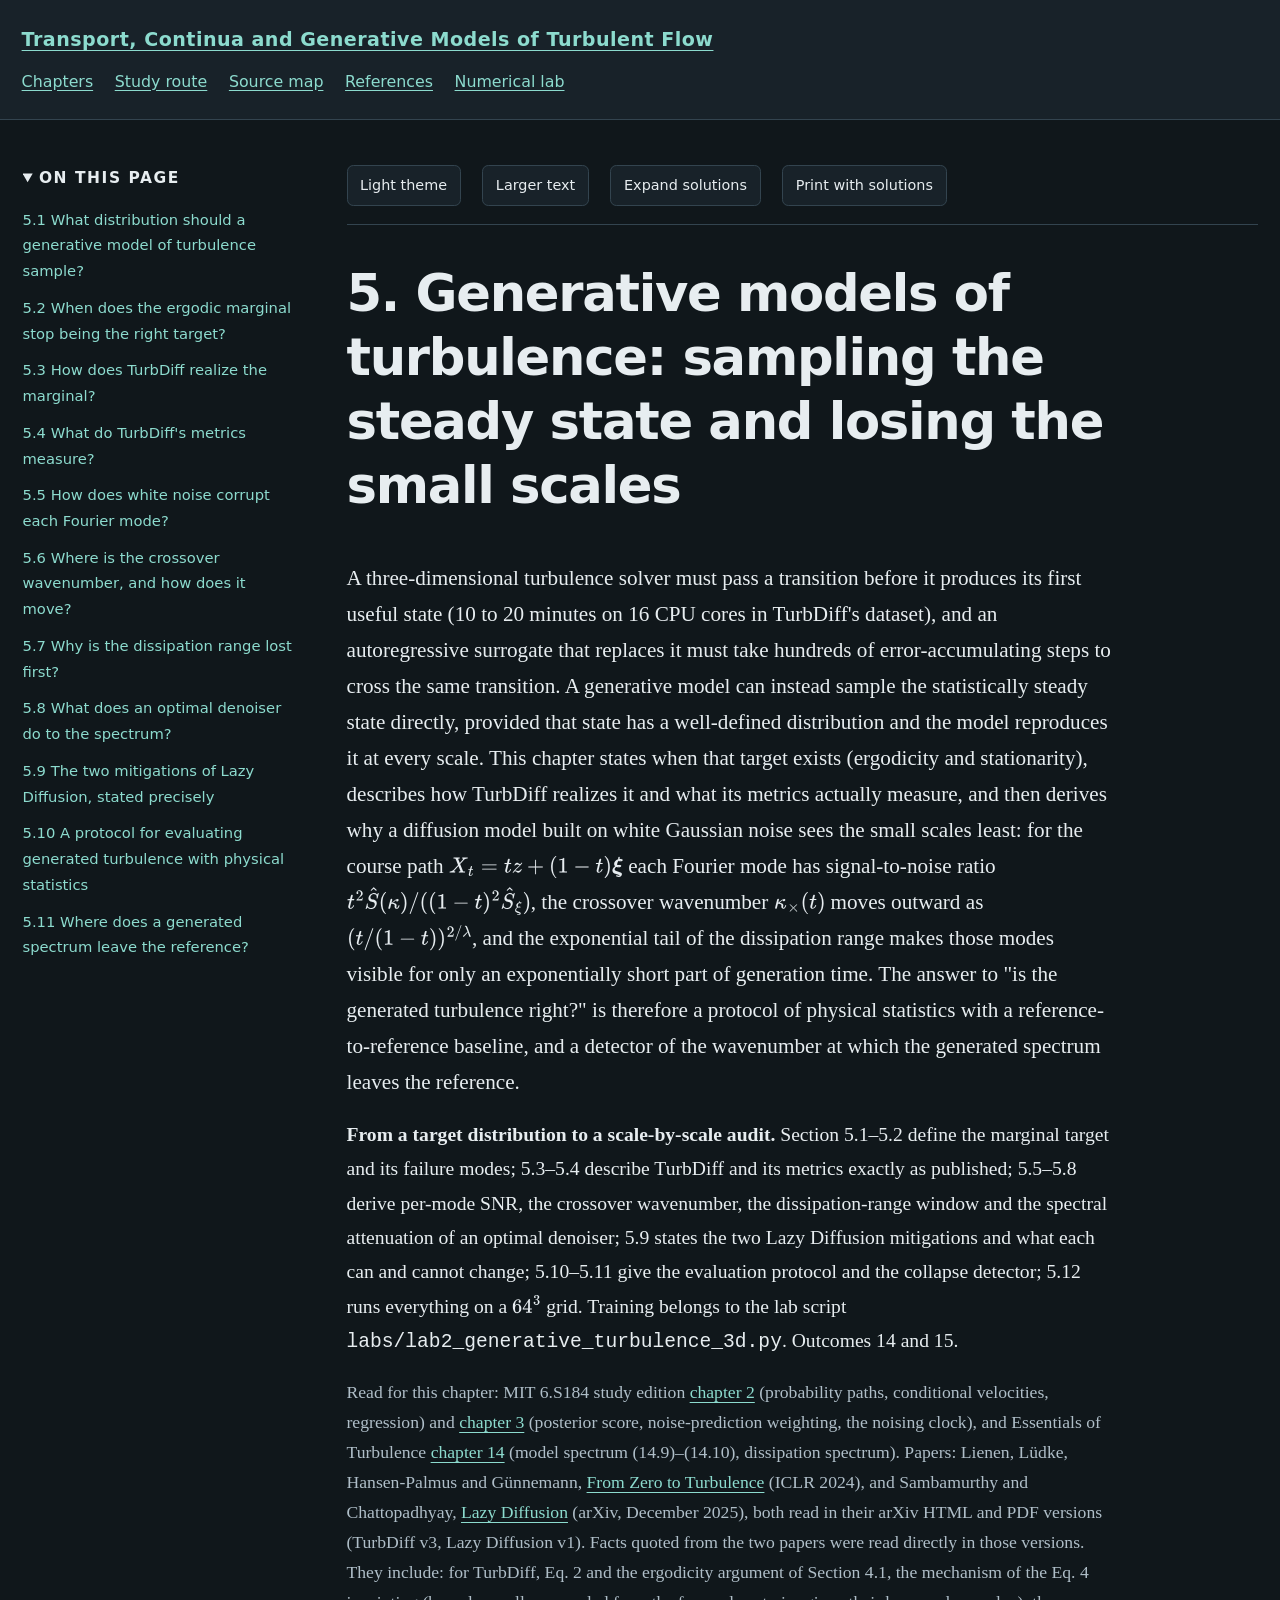
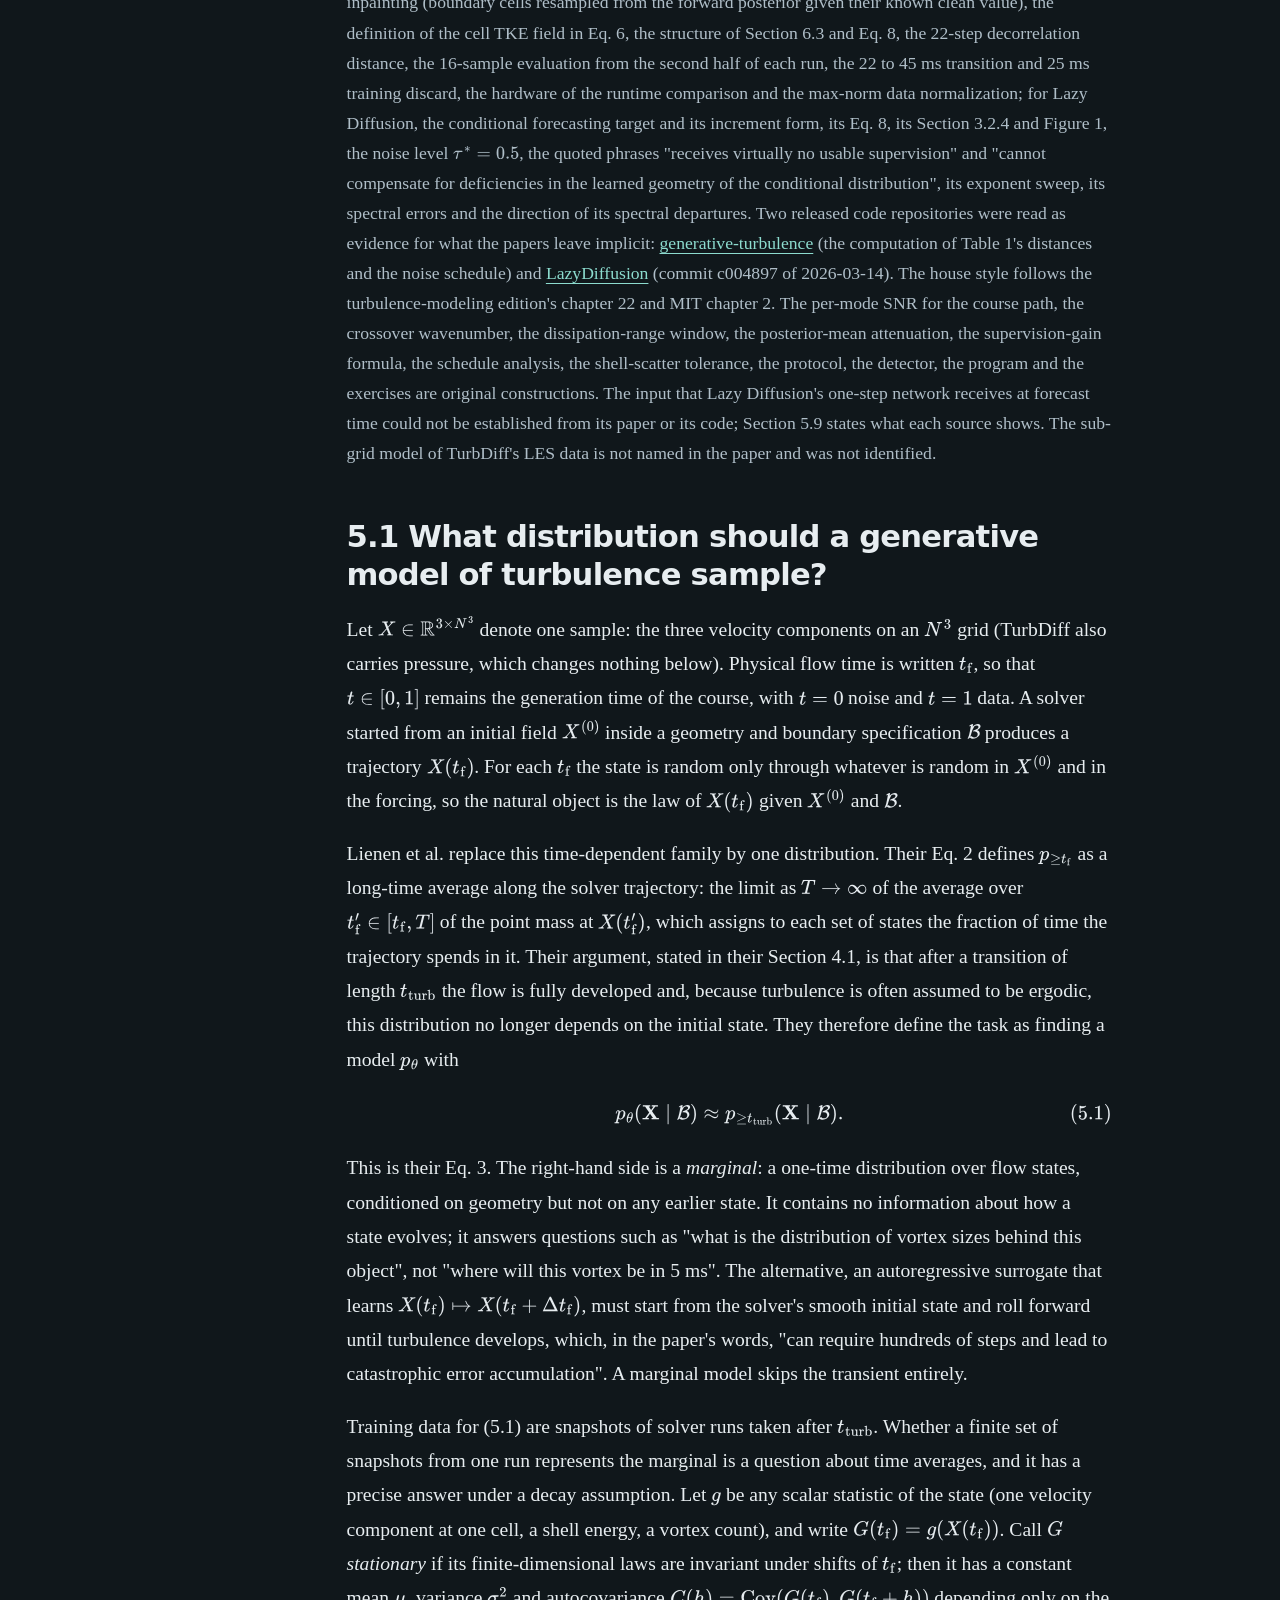
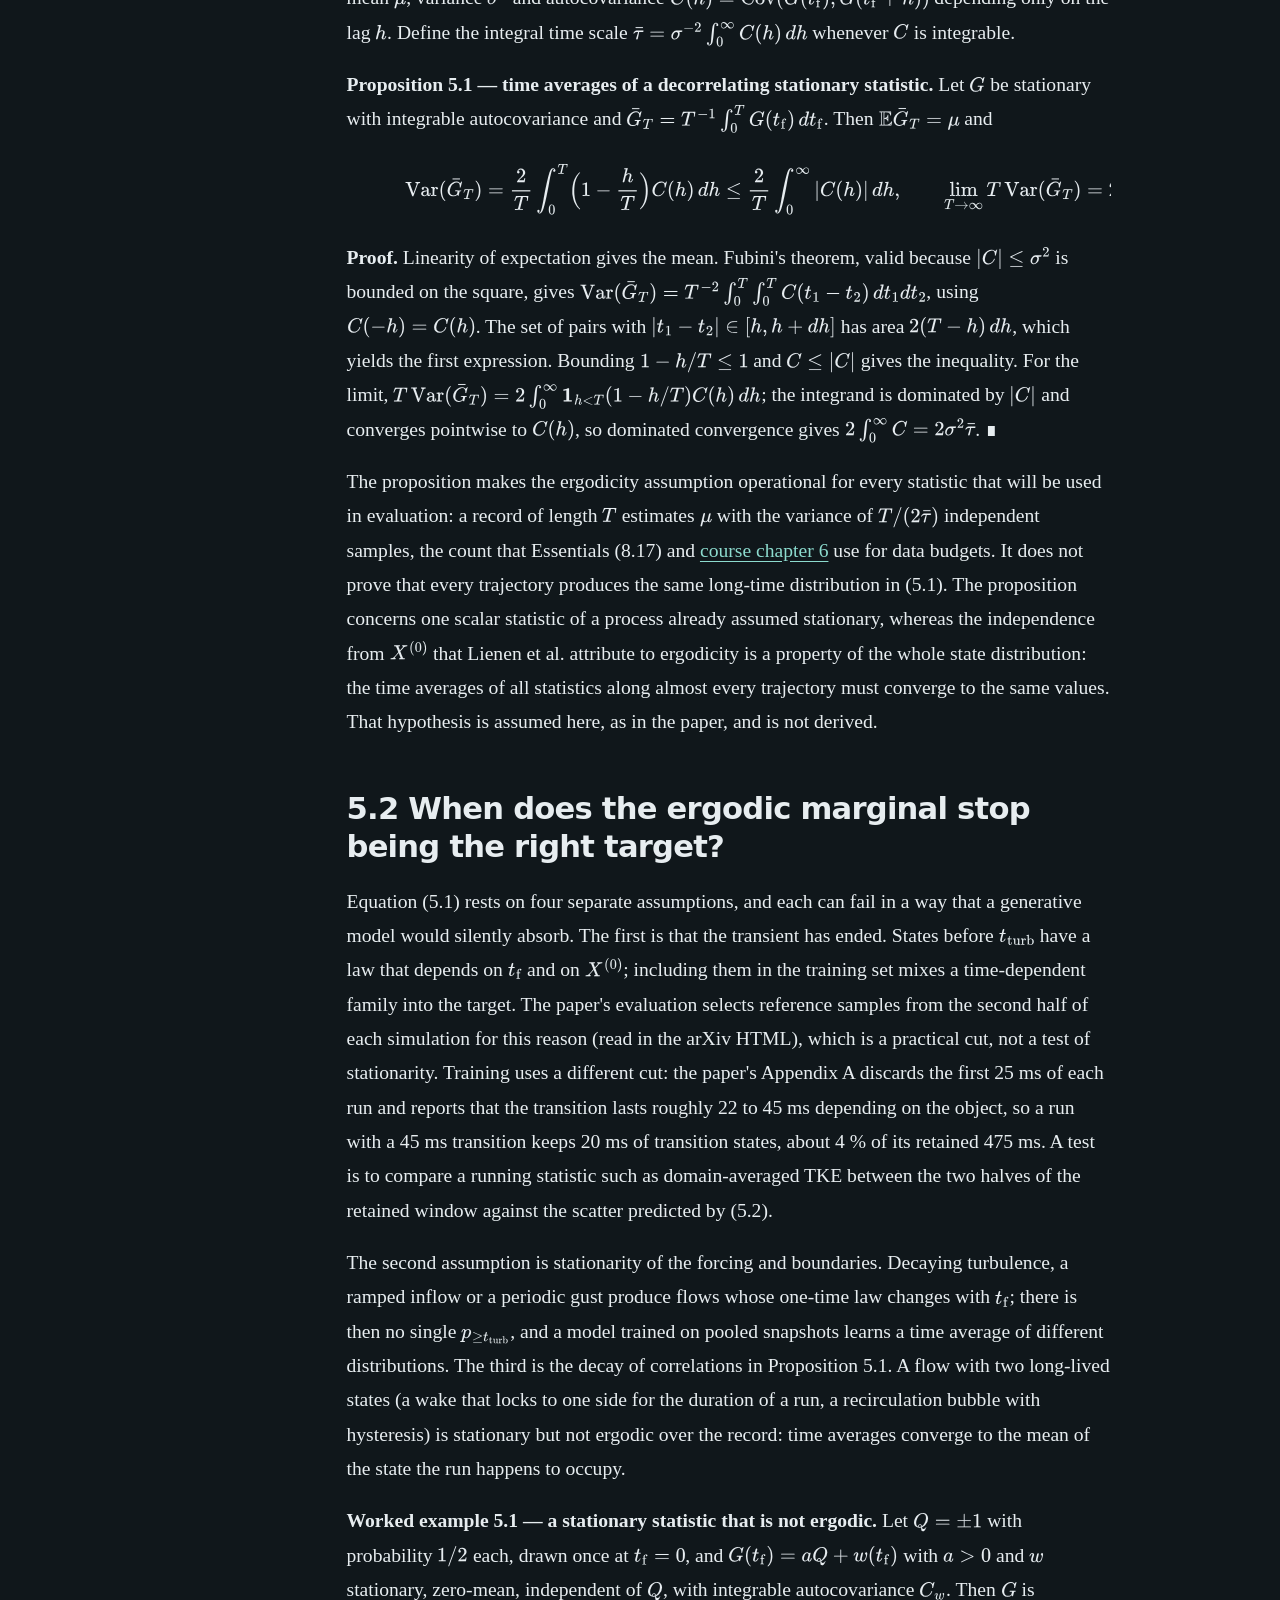
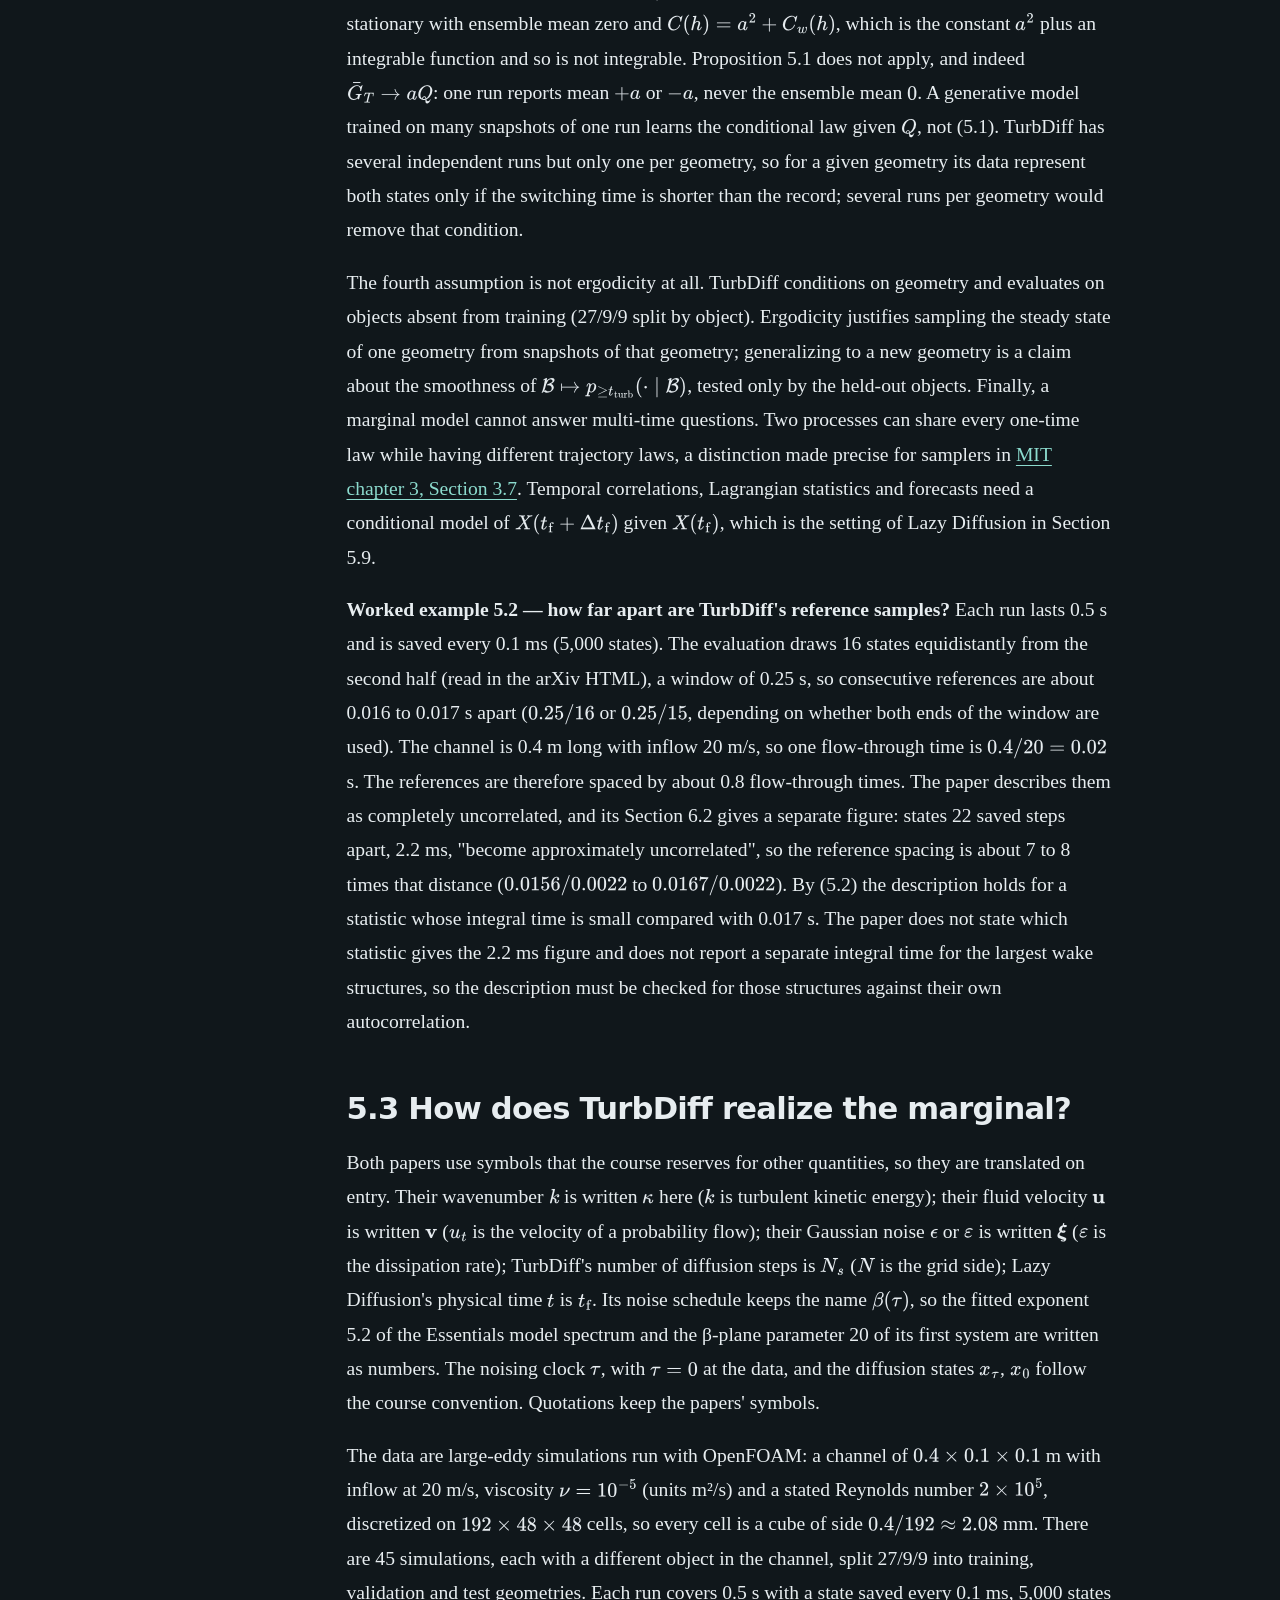
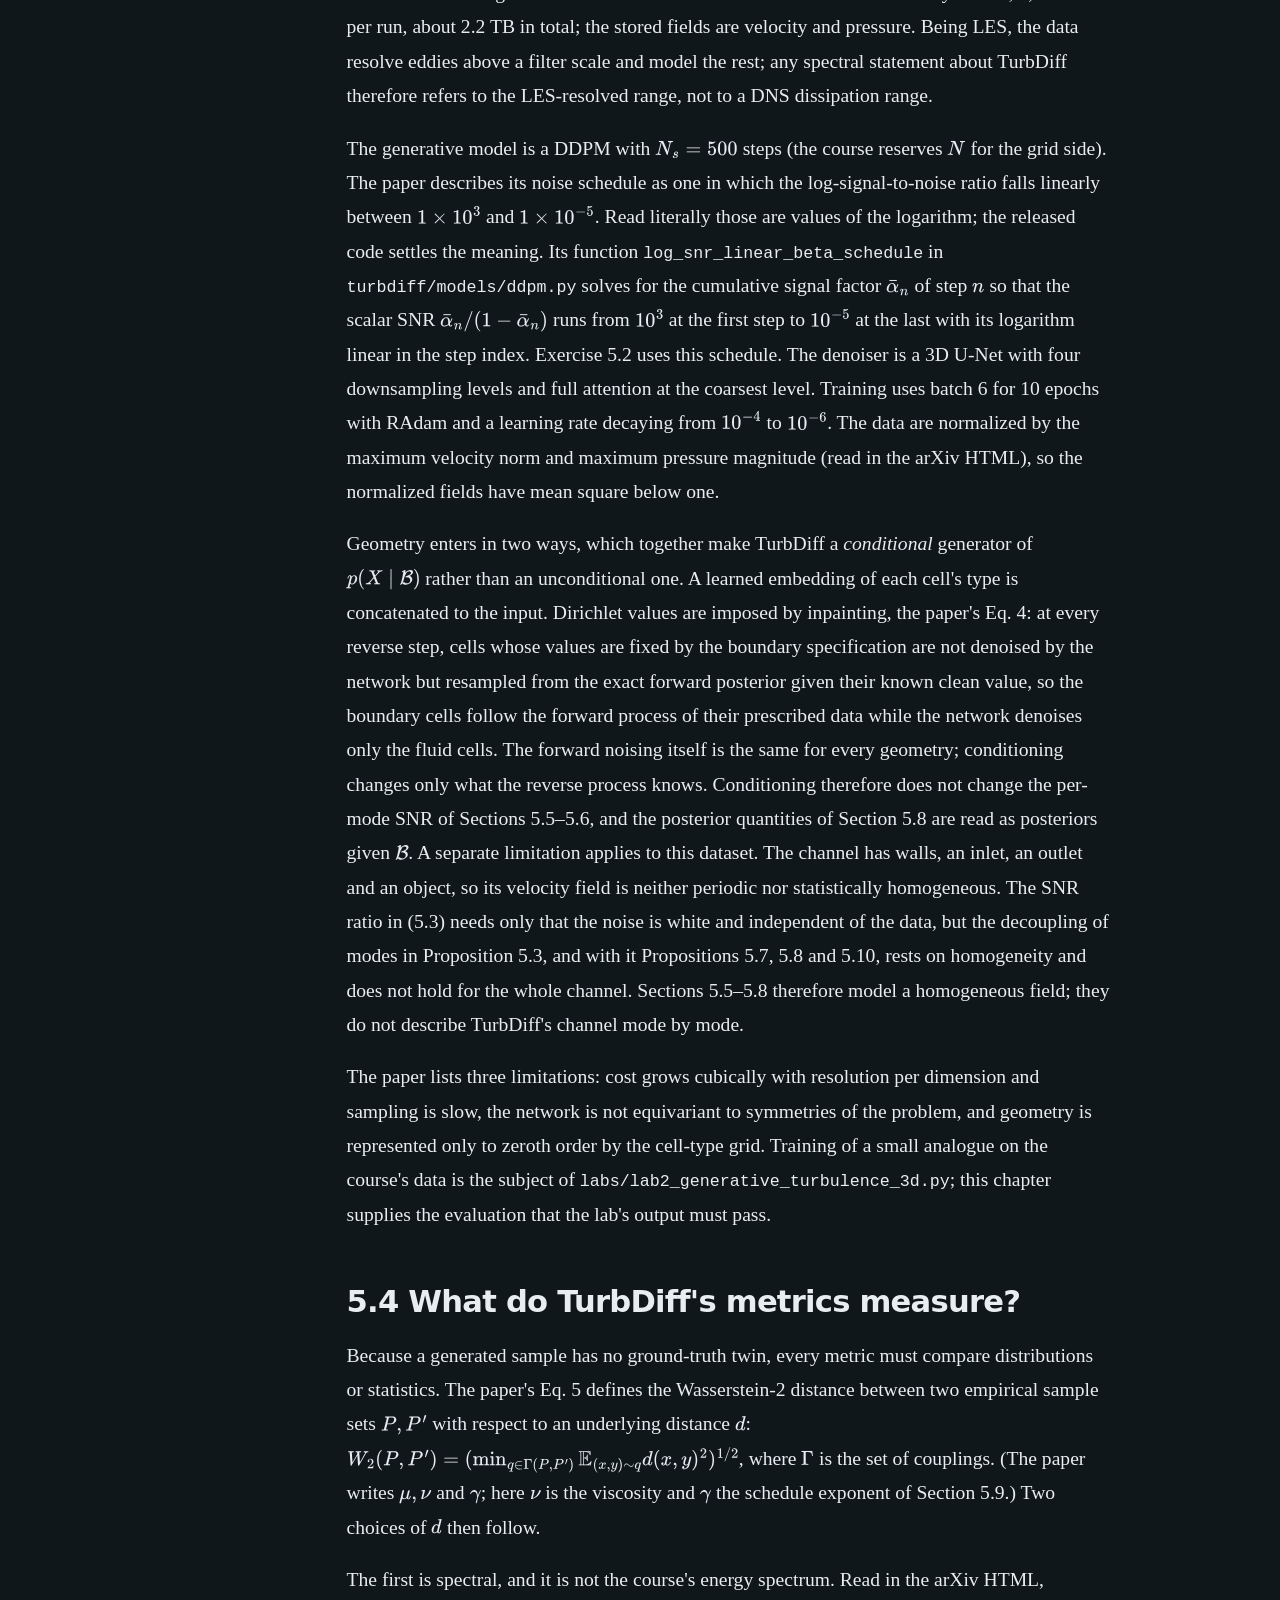
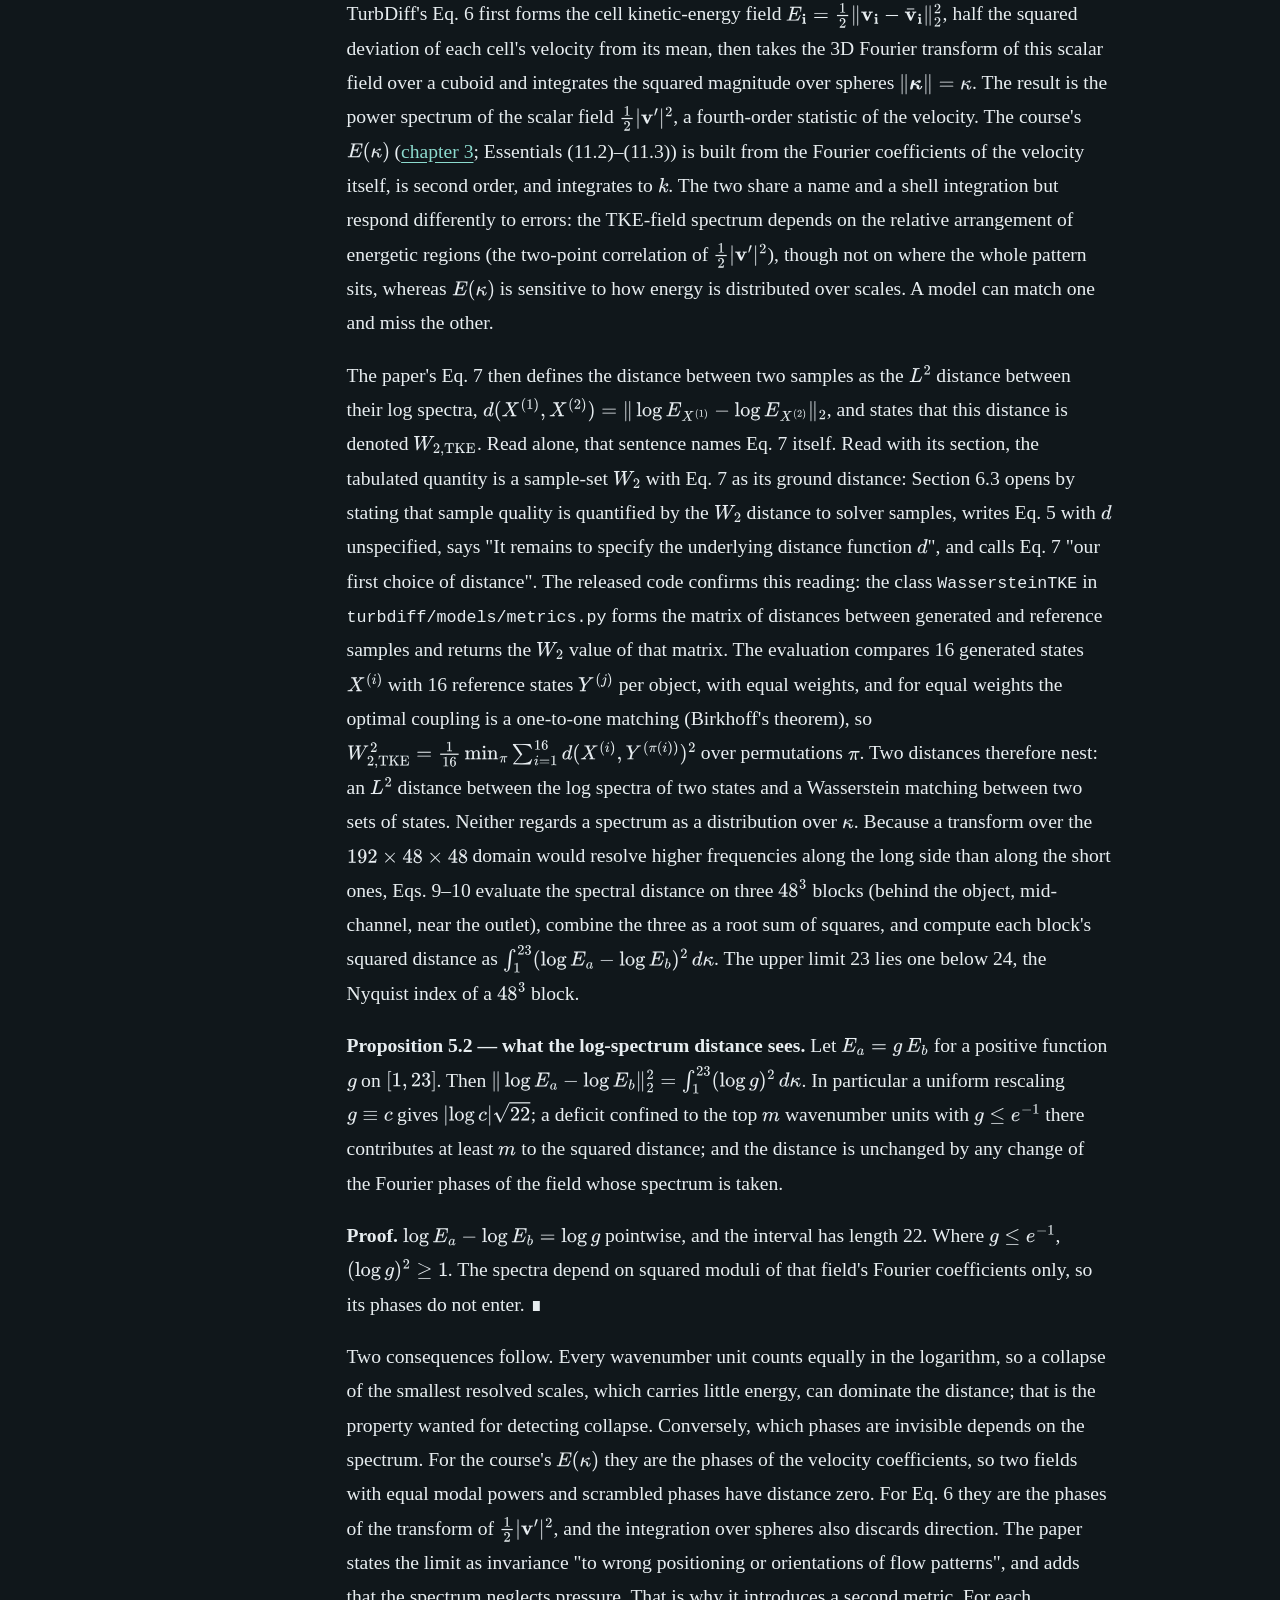
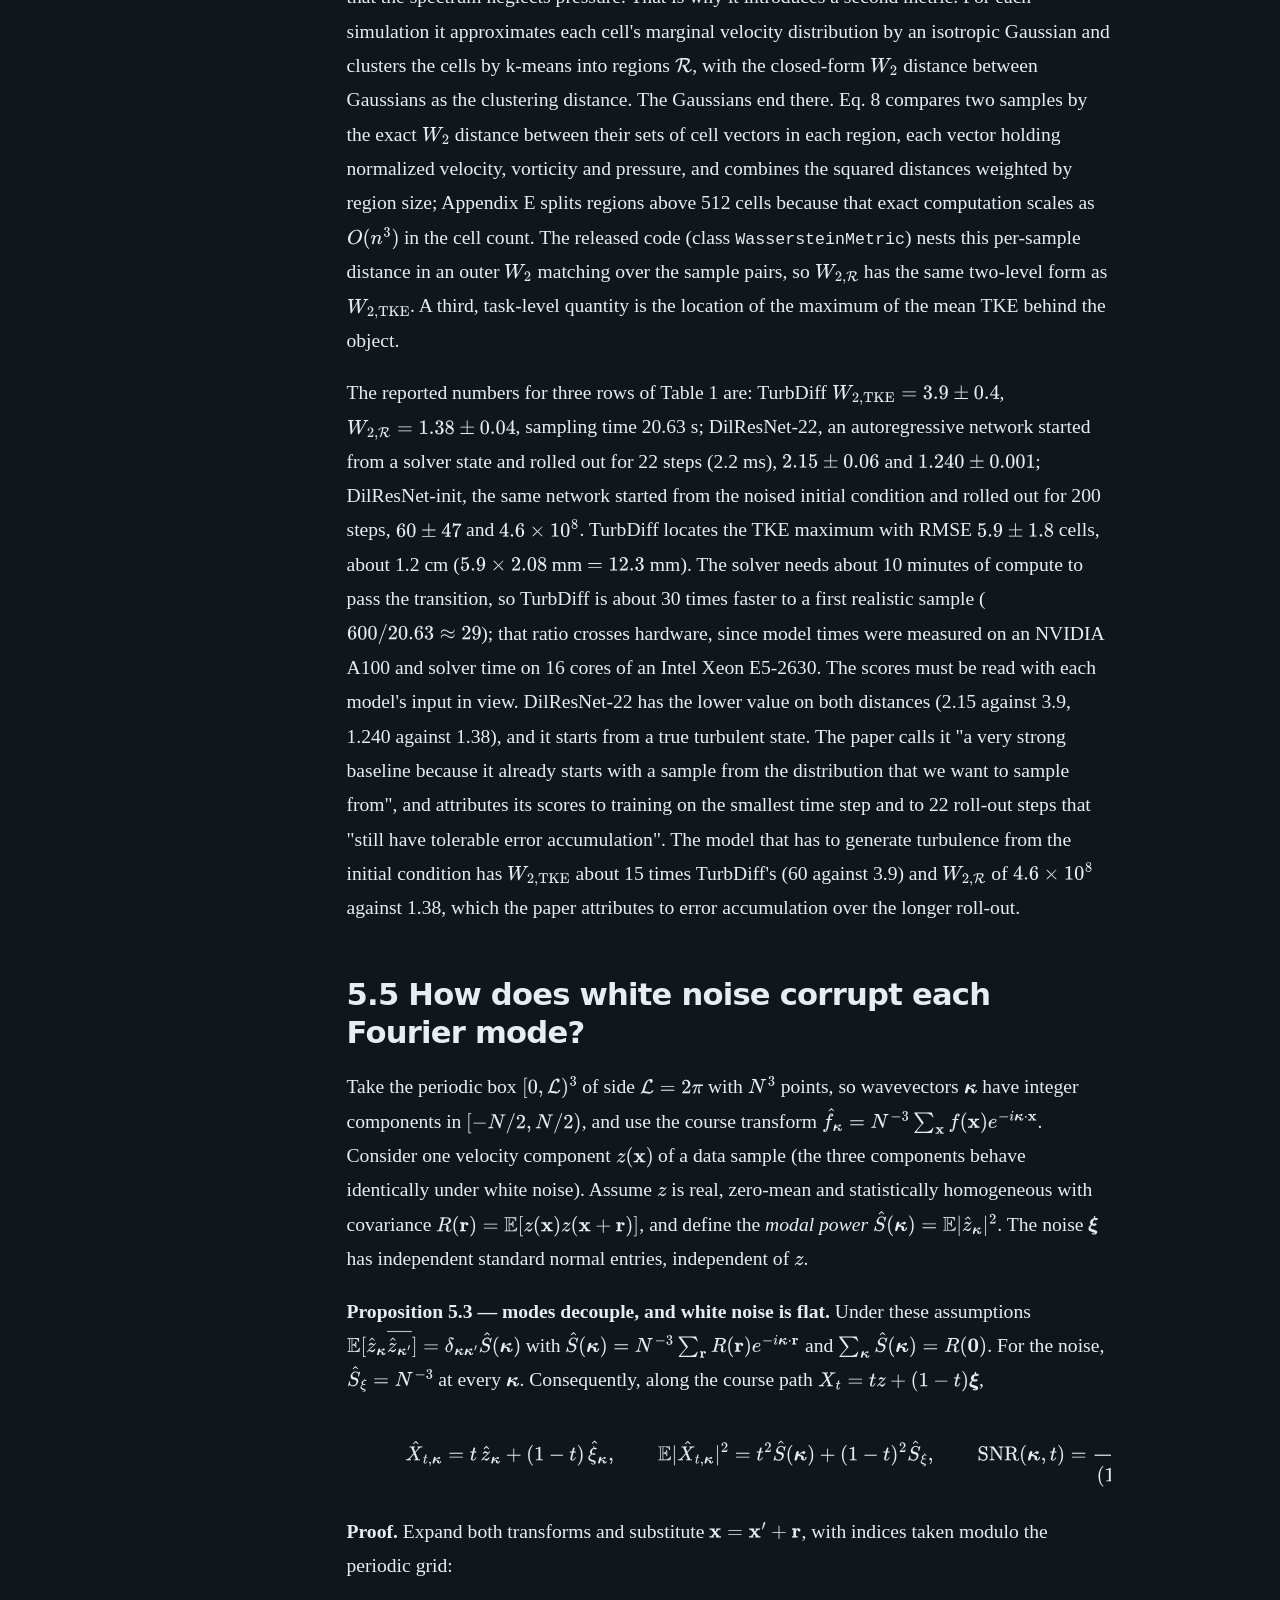
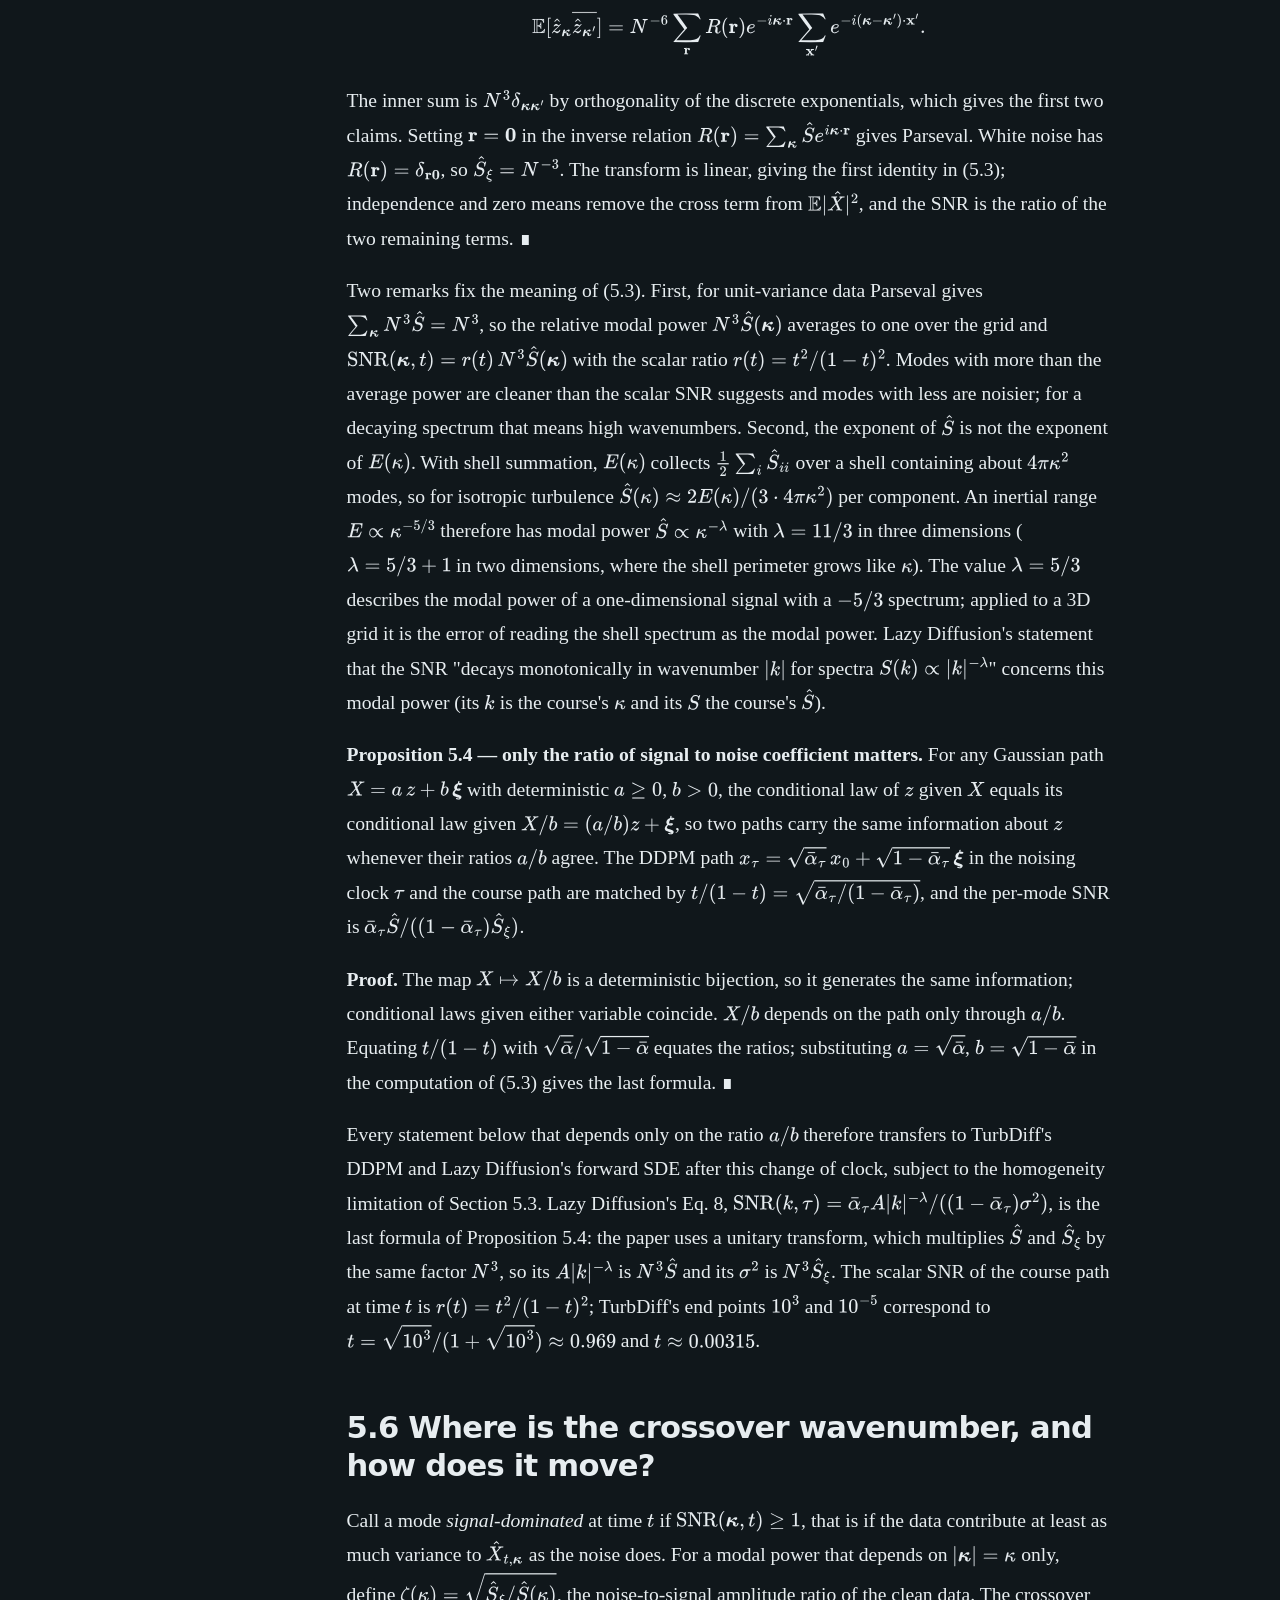
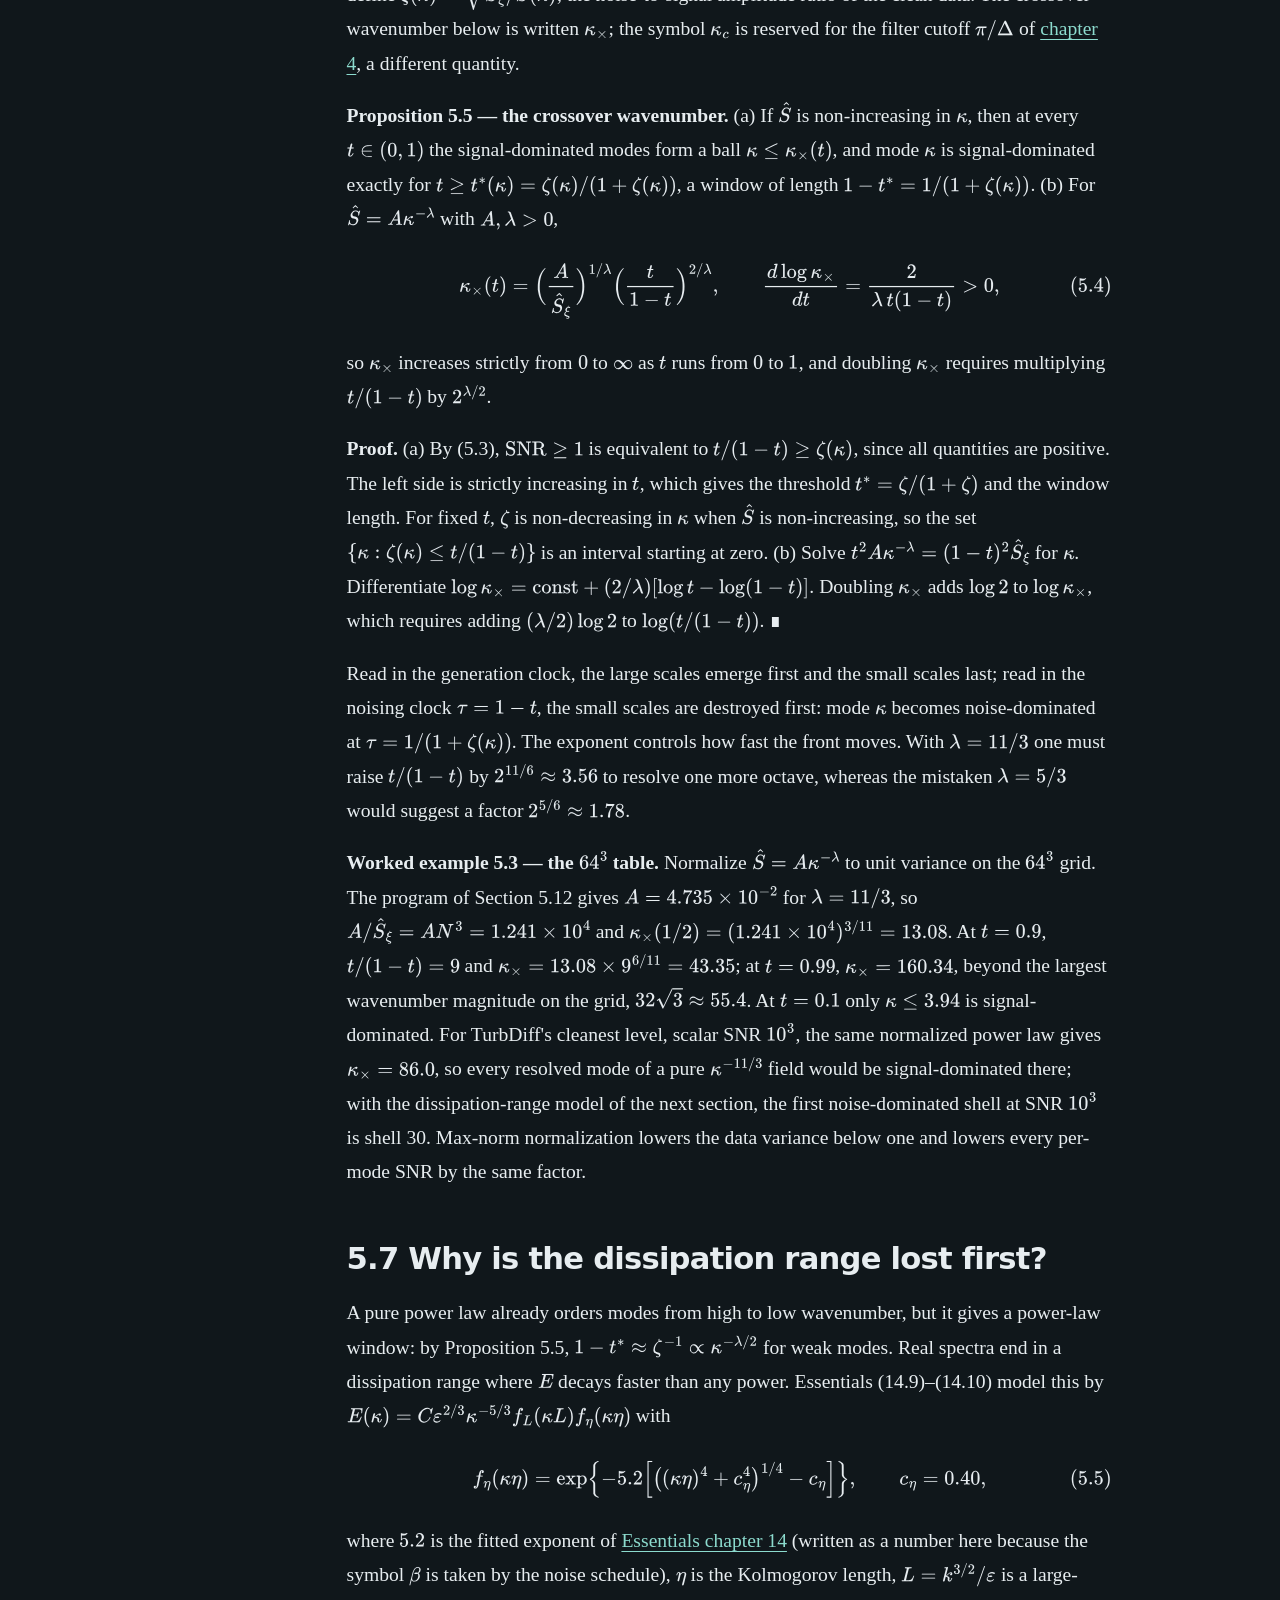
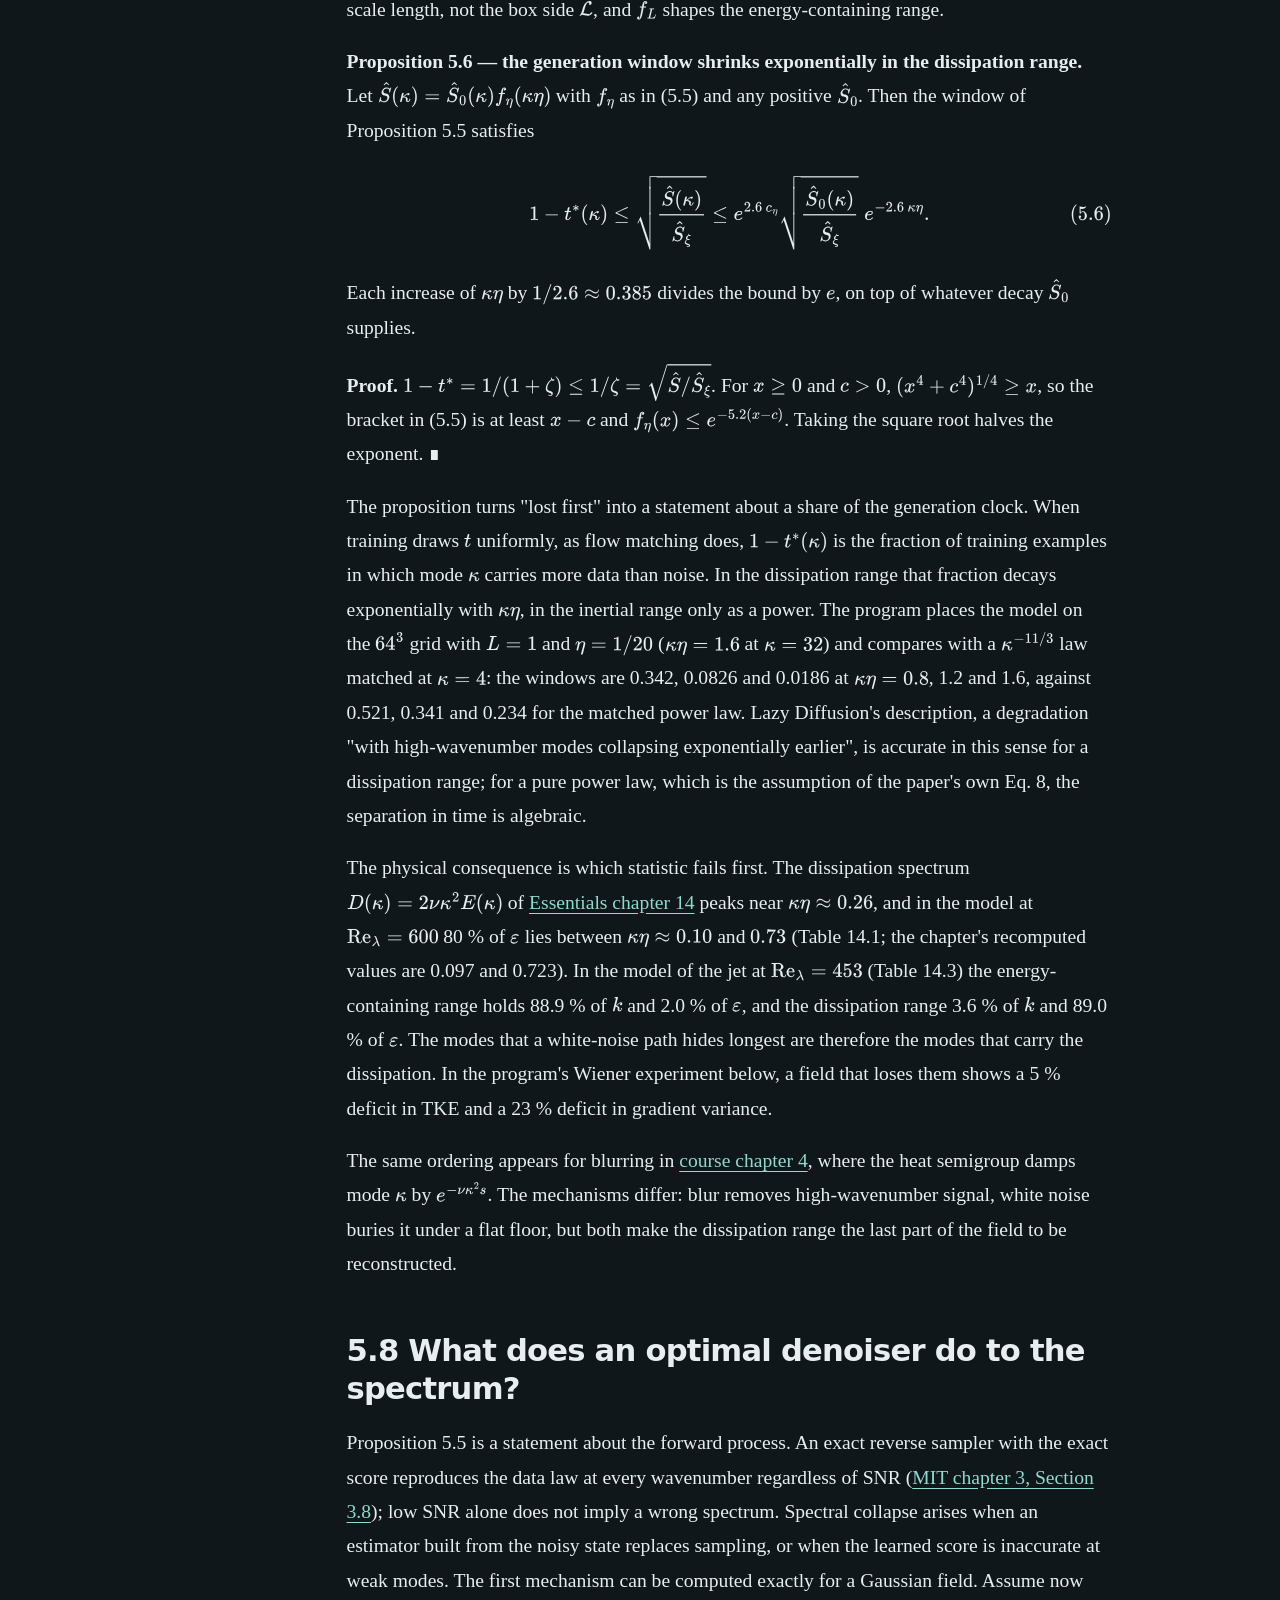
<file: chapter-05-generative-models-of-turbulence.html>
<!doctype html>
<html lang="en"><head><meta charset="utf-8"><meta name="viewport" content="width=device-width,initial-scale=1">
<meta name="color-scheme" content="dark light"><meta name="book-content-sha256" content="ce8a55af5365831732c54a684f2006df36e8f4957b5cbb69328b3b995ccc22db">
<title>5. Generative models of turbulence: sampling the steady state and losing the small scales · Transport, Continua and Generative Turbulence</title><link rel="icon" href="data:,"><link rel="stylesheet" href="assets/book.css">
<script>window.MathJax={tex:{inlineMath:[['$','$'],['\\(','\\)']],displayMath:[['$$','$$'],['\\[','\\]']],processEscapes:true},svg:{fontCache:'local'},options:{skipHtmlTags:['script','noscript','style','textarea','pre','code']},startup:{pageReady:()=>MathJax.startup.defaultPageReady().then(()=>{document.documentElement.dataset.mathReady='true';})}};</script>
<script defer src="assets/mathjax-tex-svg.js"></script><script defer src="assets/book.js"></script></head>
<body><a class="skip" href="#main">Skip to content</a><header class="site-header"><a class="brand" href="index.html">Transport, Continua and Generative Models of Turbulent Flow</a><nav class="course-nav" aria-label="Book"><a href="index.html">Chapters</a><a href="book-overview.html">Study route</a><a href="source-map.html">Source map</a><a href="references.html">References</a><a href="numerical-lab.html">Numerical lab</a></nav></header>
<div class="layout"><aside class="toc" id="chapter-toc"><h2>On this page</h2></aside><main id="main"><div class="reading-tools"><button id="theme-toggle" aria-pressed="false">Light theme</button><button id="text-toggle" aria-pressed="false">Larger text</button><button id="solutions-toggle" aria-pressed="false">Expand solutions</button><button id="print-page">Print with solutions</button></div>
<article id="chapter-content"><!-- BOOK-CONTENT-START --><h1 id="ch05-title">5. Generative models of turbulence: sampling the steady state and losing the small scales</h1>
<p class="lead">A three-dimensional turbulence solver must pass a transition before it produces its first useful state (10 to 20 minutes on 16 CPU cores in TurbDiff's dataset), and an autoregressive surrogate that replaces it must take hundreds of error-accumulating steps to cross the same transition. A generative model can instead sample the statistically steady state directly, provided that state has a well-defined distribution and the model reproduces it at every scale. This chapter states when that target exists (ergodicity and stationarity), describes how TurbDiff realizes it and what its metrics actually measure, and then derives why a diffusion model built on white Gaussian noise sees the small scales least: for the course path $X_t=t z+(1-t)\boldsymbol\xi$ each Fourier mode has signal-to-noise ratio $t^2\hat S(\kappa)/((1-t)^2\hat S_\xi)$, the crossover wavenumber $\kappa_\times(t)$ moves outward as $(t/(1-t))^{2/\lambda}$, and the exponential tail of the dissipation range makes those modes visible for only an exponentially short part of generation time. The answer to "is the generated turbulence right?" is therefore a protocol of physical statistics with a reference-to-reference baseline, and a detector of the wavenumber at which the generated spectrum leaves the reference.</p>
<div class="learning-map"><strong>From a target distribution to a scale-by-scale audit.</strong> Section 5.1–5.2 define the marginal target and its failure modes; 5.3–5.4 describe TurbDiff and its metrics exactly as published; 5.5–5.8 derive per-mode SNR, the crossover wavenumber, the dissipation-range window and the spectral attenuation of an optimal denoiser; 5.9 states the two Lazy Diffusion mitigations and what each can and cannot change; 5.10–5.11 give the evaluation protocol and the collapse detector; 5.12 runs everything on a $64^3$ grid. Training belongs to the lab script <code>labs/lab2_generative_turbulence_3d.py</code>. Outcomes 14 and 15.</div>
<p class="source-note">Read for this chapter: MIT 6.S184 study edition <a href="https://az9713.github.io/mit-6s184-flow-diffusion-notes/chapter-02.html">chapter 2</a> (probability paths, conditional velocities, regression) and <a href="https://az9713.github.io/mit-6s184-flow-diffusion-notes/chapter-03.html">chapter 3</a> (posterior score, noise-prediction weighting, the noising clock), and Essentials of Turbulence <a href="https://az9713.github.io/nptel-essentials-of-turbulence-notes/chapter-14-kolmogorov-model-dissipation-spectra.html">chapter 14</a> (model spectrum (14.9)–(14.10), dissipation spectrum). Papers: Lienen, Lüdke, Hansen-Palmus and Günnemann, <a href="https://arxiv.org/abs/2306.01776">From Zero to Turbulence</a> (ICLR 2024), and Sambamurthy and Chattopadhyay, <a href="https://arxiv.org/abs/2512.09572">Lazy Diffusion</a> (arXiv, December 2025), both read in their arXiv HTML and PDF versions (TurbDiff v3, Lazy Diffusion v1). Facts quoted from the two papers were read directly in those versions. They include: for TurbDiff, Eq. 2 and the ergodicity argument of Section 4.1, the mechanism of the Eq. 4 inpainting (boundary cells resampled from the forward posterior given their known clean value), the definition of the cell TKE field in Eq. 6, the structure of Section 6.3 and Eq. 8, the 22-step decorrelation distance, the 16-sample evaluation from the second half of each run, the 22 to 45 ms transition and 25 ms training discard, the hardware of the runtime comparison and the max-norm data normalization; for Lazy Diffusion, the conditional forecasting target and its increment form, its Eq. 8, its Section 3.2.4 and Figure 1, the noise level $\tau^*=0.5$, the quoted phrases "receives virtually no usable supervision" and "cannot compensate for deficiencies in the learned geometry of the conditional distribution", its exponent sweep, its spectral errors and the direction of its spectral departures. Two released code repositories were read as evidence for what the papers leave implicit: <a href="https://github.com/martenlienen/generative-turbulence">generative-turbulence</a> (the computation of Table 1's distances and the noise schedule) and <a href="https://github.com/TACS-UCSC/LazyDiffusion">LazyDiffusion</a> (commit c004897 of 2026-03-14). The house style follows the turbulence-modeling edition's chapter 22 and MIT chapter 2. The per-mode SNR for the course path, the crossover wavenumber, the dissipation-range window, the posterior-mean attenuation, the supervision-gain formula, the schedule analysis, the shell-scatter tolerance, the protocol, the detector, the program and the exercises are original constructions. The input that Lazy Diffusion's one-step network receives at forecast time could not be established from its paper or its code; Section 5.9 states what each source shows. The sub-grid model of TurbDiff's LES data is not named in the paper and was not identified.</p>

<h2 id="marginal-target">5.1 What distribution should a generative model of turbulence sample?</h2>
<p>Let $X\in\mathbb R^{3\times N^3}$ denote one sample: the three velocity components on an $N^3$ grid (TurbDiff also carries pressure, which changes nothing below). Physical flow time is written $t_{\mathrm f}$, so that $t\in[0,1]$ remains the generation time of the course, with $t=0$ noise and $t=1$ data. A solver started from an initial field $X^{(0)}$ inside a geometry and boundary specification $\mathcal B$ produces a trajectory $X(t_{\mathrm f})$. For each $t_{\mathrm f}$ the state is random only through whatever is random in $X^{(0)}$ and in the forcing, so the natural object is the law of $X(t_{\mathrm f})$ given $X^{(0)}$ and $\mathcal B$.</p>
<p>Lienen et al. replace this time-dependent family by one distribution. Their Eq. 2 defines $p_{\ge t_{\mathrm f}}$ as a long-time average along the solver trajectory: the limit as $T\to\infty$ of the average over $t_{\mathrm f}'\in[t_{\mathrm f},T]$ of the point mass at $X(t_{\mathrm f}')$, which assigns to each set of states the fraction of time the trajectory spends in it. Their argument, stated in their Section 4.1, is that after a transition of length $t_{\mathrm{turb}}$ the flow is fully developed and, because turbulence is often assumed to be ergodic, this distribution no longer depends on the initial state. They therefore define the task as finding a model $p_\theta$ with</p>
<div class="equation">$$p_\theta(\mathbf X\mid\mathcal B)\approx p_{\ge t_{\rm turb}}(\mathbf X\mid\mathcal B).\tag{5.1}$$</div>
<p>This is their Eq. 3. The right-hand side is a <dfn>marginal</dfn>: a one-time distribution over flow states, conditioned on geometry but not on any earlier state. It contains no information about how a state evolves; it answers questions such as "what is the distribution of vortex sizes behind this object", not "where will this vortex be in 5 ms". The alternative, an autoregressive surrogate that learns $X(t_{\mathrm f})\mapsto X(t_{\mathrm f}+\Delta t_{\mathrm f})$, must start from the solver's smooth initial state and roll forward until turbulence develops, which, in the paper's words, "can require hundreds of steps and lead to catastrophic error accumulation". A marginal model skips the transient entirely.</p>
<p>Training data for (5.1) are snapshots of solver runs taken after $t_{\mathrm{turb}}$. Whether a finite set of snapshots from one run represents the marginal is a question about time averages, and it has a precise answer under a decay assumption. Let $g$ be any scalar statistic of the state (one velocity component at one cell, a shell energy, a vortex count), and write $G(t_{\mathrm f})=g(X(t_{\mathrm f}))$. Call $G$ <dfn>stationary</dfn> if its finite-dimensional laws are invariant under shifts of $t_{\mathrm f}$; then it has a constant mean $\mu$, variance $\sigma^2$ and autocovariance $C(h)=\mathrm{Cov}(G(t_{\mathrm f}),G(t_{\mathrm f}+h))$ depending only on the lag $h$. Define the integral time scale $\bar\tau=\sigma^{-2}\int_0^\infty C(h)\,dh$ whenever $C$ is integrable.</p>
<div class="prop"><p><strong>Proposition 5.1 — time averages of a decorrelating stationary statistic.</strong> Let $G$ be stationary with integrable autocovariance and $\bar G_T=T^{-1}\int_0^TG(t_{\mathrm f})\,dt_{\mathrm f}$. Then $\mathbb E\bar G_T=\mu$ and</p>
<div class="equation">$$\mathrm{Var}(\bar G_T)=\frac2T\int_0^T\Bigl(1-\frac hT\Bigr)C(h)\,dh\le\frac2T\int_0^\infty|C(h)|\,dh,\qquad
\lim_{T\to\infty}T\,\mathrm{Var}(\bar G_T)=2\sigma^2\bar\tau.\tag{5.2}$$</div></div>
<div class="proof"><p><strong>Proof.</strong> Linearity of expectation gives the mean. Fubini's theorem, valid because $|C|\le\sigma^2$ is bounded on the square, gives $\mathrm{Var}(\bar G_T)=T^{-2}\int_0^T\int_0^TC(t_1-t_2)\,dt_1dt_2$, using $C(-h)=C(h)$. The set of pairs with $|t_1-t_2|\in[h,h+dh]$ has area $2(T-h)\,dh$, which yields the first expression. Bounding $1-h/T\le1$ and $C\le|C|$ gives the inequality. For the limit, $T\,\mathrm{Var}(\bar G_T)=2\int_0^\infty\mathbf 1_{h\lt T}(1-h/T)C(h)\,dh$; the integrand is dominated by $|C|$ and converges pointwise to $C(h)$, so dominated convergence gives $2\int_0^\infty C=2\sigma^2\bar\tau$. <span class="qed">∎</span></p></div>
<p>The proposition makes the ergodicity assumption operational for every statistic that will be used in evaluation: a record of length $T$ estimates $\mu$ with the variance of $T/(2\bar\tau)$ independent samples, the count that Essentials (8.17) and <a href="chapter-06-training-data-and-study-design.html">course chapter 6</a> use for data budgets. It does not prove that every trajectory produces the same long-time distribution in (5.1). The proposition concerns one scalar statistic of a process already assumed stationary, whereas the independence from $X^{(0)}$ that Lienen et al. attribute to ergodicity is a property of the whole state distribution: the time averages of all statistics along almost every trajectory must converge to the same values. That hypothesis is assumed here, as in the paper, and is not derived.</p>

<h2 id="ergodicity-limits">5.2 When does the ergodic marginal stop being the right target?</h2>
<p>Equation (5.1) rests on four separate assumptions, and each can fail in a way that a generative model would silently absorb. The first is that the transient has ended. States before $t_{\mathrm{turb}}$ have a law that depends on $t_{\mathrm f}$ and on $X^{(0)}$; including them in the training set mixes a time-dependent family into the target. The paper's evaluation selects reference samples from the second half of each simulation for this reason (read in the arXiv HTML), which is a practical cut, not a test of stationarity. Training uses a different cut: the paper's Appendix A discards the first 25 ms of each run and reports that the transition lasts roughly 22 to 45 ms depending on the object, so a run with a 45 ms transition keeps 20 ms of transition states, about 4 % of its retained 475 ms. A test is to compare a running statistic such as domain-averaged TKE between the two halves of the retained window against the scatter predicted by (5.2).</p>
<p>The second assumption is stationarity of the forcing and boundaries. Decaying turbulence, a ramped inflow or a periodic gust produce flows whose one-time law changes with $t_{\mathrm f}$; there is then no single $p_{\ge t_{\rm turb}}$, and a model trained on pooled snapshots learns a time average of different distributions. The third is the decay of correlations in Proposition 5.1. A flow with two long-lived states (a wake that locks to one side for the duration of a run, a recirculation bubble with hysteresis) is stationary but not ergodic over the record: time averages converge to the mean of the state the run happens to occupy.</p>
<div class="def"><p><strong>Worked example 5.1 — a stationary statistic that is not ergodic.</strong> Let $Q=\pm1$ with probability $1/2$ each, drawn once at $t_{\mathrm f}=0$, and $G(t_{\mathrm f})=aQ+w(t_{\mathrm f})$ with $a\gt0$ and $w$ stationary, zero-mean, independent of $Q$, with integrable autocovariance $C_w$. Then $G$ is stationary with ensemble mean zero and $C(h)=a^2+C_w(h)$, which is the constant $a^2$ plus an integrable function and so is not integrable. Proposition 5.1 does not apply, and indeed $\bar G_T\to aQ$: one run reports mean $+a$ or $-a$, never the ensemble mean $0$. A generative model trained on many snapshots of one run learns the conditional law given $Q$, not (5.1). TurbDiff has several independent runs but only one per geometry, so for a given geometry its data represent both states only if the switching time is shorter than the record; several runs per geometry would remove that condition.</p></div>
<p>The fourth assumption is not ergodicity at all. TurbDiff conditions on geometry and evaluates on objects absent from training (27/9/9 split by object). Ergodicity justifies sampling the steady state of one geometry from snapshots of that geometry; generalizing to a new geometry is a claim about the smoothness of $\mathcal B\mapsto p_{\ge t_{\rm turb}}(\cdot\mid\mathcal B)$, tested only by the held-out objects. Finally, a marginal model cannot answer multi-time questions. Two processes can share every one-time law while having different trajectory laws, a distinction made precise for samplers in <a href="https://az9713.github.io/mit-6s184-flow-diffusion-notes/chapter-03.html#numerical-audit">MIT chapter 3, Section 3.7</a>. Temporal correlations, Lagrangian statistics and forecasts need a conditional model of $X(t_{\mathrm f}+\Delta t_{\mathrm f})$ given $X(t_{\mathrm f})$, which is the setting of Lazy Diffusion in Section 5.9.</p>
<div class="def"><p><strong>Worked example 5.2 — how far apart are TurbDiff's reference samples?</strong> Each run lasts 0.5 s and is saved every 0.1 ms (5,000 states). The evaluation draws 16 states equidistantly from the second half (read in the arXiv HTML), a window of 0.25 s, so consecutive references are about 0.016 to 0.017 s apart ($0.25/16$ or $0.25/15$, depending on whether both ends of the window are used). The channel is 0.4 m long with inflow 20 m/s, so one flow-through time is $0.4/20=0.02$ s. The references are therefore spaced by about 0.8 flow-through times. The paper describes them as completely uncorrelated, and its Section 6.2 gives a separate figure: states 22 saved steps apart, 2.2 ms, "become approximately uncorrelated", so the reference spacing is about 7 to 8 times that distance ($0.0156/0.0022$ to $0.0167/0.0022$). By (5.2) the description holds for a statistic whose integral time is small compared with 0.017 s. The paper does not state which statistic gives the 2.2 ms figure and does not report a separate integral time for the largest wake structures, so the description must be checked for those structures against their own autocorrelation.</p></div>

<h2 id="turbdiff-design">5.3 How does TurbDiff realize the marginal?</h2>
<p>Both papers use symbols that the course reserves for other quantities, so they are translated on entry. Their wavenumber $k$ is written $\kappa$ here ($k$ is turbulent kinetic energy); their fluid velocity $\mathbf u$ is written $\mathbf v$ ($u_t$ is the velocity of a probability flow); their Gaussian noise $\epsilon$ or $\varepsilon$ is written $\boldsymbol\xi$ ($\varepsilon$ is the dissipation rate); TurbDiff's number of diffusion steps is $N_s$ ($N$ is the grid side); Lazy Diffusion's physical time $t$ is $t_{\mathrm f}$. Its noise schedule keeps the name $\beta(\tau)$, so the fitted exponent 5.2 of the Essentials model spectrum and the β-plane parameter 20 of its first system are written as numbers. The noising clock $\tau$, with $\tau=0$ at the data, and the diffusion states $x_\tau$, $x_0$ follow the course convention. Quotations keep the papers' symbols.</p>
<p>The data are large-eddy simulations run with OpenFOAM: a channel of $0.4\times0.1\times0.1$ m with inflow at 20 m/s, viscosity $\nu=10^{-5}$ (units m²/s) and a stated Reynolds number $2\times10^5$, discretized on $192\times48\times48$ cells, so every cell is a cube of side $0.4/192\approx2.08$ mm. There are 45 simulations, each with a different object in the channel, split 27/9/9 into training, validation and test geometries. Each run covers 0.5 s with a state saved every 0.1 ms, 5,000 states per run, about 2.2 TB in total; the stored fields are velocity and pressure. Being LES, the data resolve eddies above a filter scale and model the rest; any spectral statement about TurbDiff therefore refers to the LES-resolved range, not to a DNS dissipation range.</p>
<p>The generative model is a DDPM with $N_s=500$ steps (the course reserves $N$ for the grid side). The paper describes its noise schedule as one in which the log-signal-to-noise ratio falls linearly between $1\times10^3$ and $1\times10^{-5}$. Read literally those are values of the logarithm; the released code settles the meaning. Its function <code>log_snr_linear_beta_schedule</code> in <code>turbdiff/models/ddpm.py</code> solves for the cumulative signal factor $\bar\alpha_n$ of step $n$ so that the scalar SNR $\bar\alpha_n/(1-\bar\alpha_n)$ runs from $10^3$ at the first step to $10^{-5}$ at the last with its logarithm linear in the step index. Exercise 5.2 uses this schedule. The denoiser is a 3D U-Net with four downsampling levels and full attention at the coarsest level. Training uses batch 6 for 10 epochs with RAdam and a learning rate decaying from $10^{-4}$ to $10^{-6}$. The data are normalized by the maximum velocity norm and maximum pressure magnitude (read in the arXiv HTML), so the normalized fields have mean square below one.</p>
<p>Geometry enters in two ways, which together make TurbDiff a <dfn>conditional</dfn> generator of $p(X\mid\mathcal B)$ rather than an unconditional one. A learned embedding of each cell's type is concatenated to the input. Dirichlet values are imposed by inpainting, the paper's Eq. 4: at every reverse step, cells whose values are fixed by the boundary specification are not denoised by the network but resampled from the exact forward posterior given their known clean value, so the boundary cells follow the forward process of their prescribed data while the network denoises only the fluid cells. The forward noising itself is the same for every geometry; conditioning changes only what the reverse process knows. Conditioning therefore does not change the per-mode SNR of Sections 5.5–5.6, and the posterior quantities of Section 5.8 are read as posteriors given $\mathcal B$. A separate limitation applies to this dataset. The channel has walls, an inlet, an outlet and an object, so its velocity field is neither periodic nor statistically homogeneous. The SNR ratio in (5.3) needs only that the noise is white and independent of the data, but the decoupling of modes in Proposition 5.3, and with it Propositions 5.7, 5.8 and 5.10, rests on homogeneity and does not hold for the whole channel. Sections 5.5–5.8 therefore model a homogeneous field; they do not describe TurbDiff's channel mode by mode.</p>
<p>The paper lists three limitations: cost grows cubically with resolution per dimension and sampling is slow, the network is not equivariant to symmetries of the problem, and geometry is represented only to zeroth order by the cell-type grid. Training of a small analogue on the course's data is the subject of <code>labs/lab2_generative_turbulence_3d.py</code>; this chapter supplies the evaluation that the lab's output must pass.</p>

<h2 id="turbdiff-metrics">5.4 What do TurbDiff's metrics measure?</h2>
<p>Because a generated sample has no ground-truth twin, every metric must compare distributions or statistics. The paper's Eq. 5 defines the Wasserstein-2 distance between two empirical sample sets $P,P'$ with respect to an underlying distance $d$: $W_2(P,P')=(\min_{q\in\Gamma(P,P')}\mathbb E_{(x,y)\sim q}d(x,y)^2)^{1/2}$, where $\Gamma$ is the set of couplings. (The paper writes $\mu,\nu$ and $\gamma$; here $\nu$ is the viscosity and $\gamma$ the schedule exponent of Section 5.9.) Two choices of $d$ then follow.</p>
<p>The first is spectral, and it is not the course's energy spectrum. Read in the arXiv HTML, TurbDiff's Eq. 6 first forms the cell kinetic-energy field $E_{\mathbf i}=\frac12\|\mathbf v_{\mathbf i}-\bar{\mathbf v}_{\mathbf i}\|_2^2$, half the squared deviation of each cell's velocity from its mean, then takes the 3D Fourier transform of this scalar field over a cuboid and integrates the squared magnitude over spheres $\|\boldsymbol\kappa\|=\kappa$. The result is the power spectrum of the scalar field $\tfrac12|\mathbf v'|^2$, a fourth-order statistic of the velocity. The course's $E(\kappa)$ (<a href="chapter-03-energy-spectra-from-fields.html">chapter 3</a>; Essentials (11.2)–(11.3)) is built from the Fourier coefficients of the velocity itself, is second order, and integrates to $k$. The two share a name and a shell integration but respond differently to errors: the TKE-field spectrum depends on the relative arrangement of energetic regions (the two-point correlation of $\tfrac12|\mathbf v'|^2$), though not on where the whole pattern sits, whereas $E(\kappa)$ is sensitive to how energy is distributed over scales. A model can match one and miss the other.</p>
<p>The paper's Eq. 7 then defines the distance between two samples as the $L^2$ distance between their log spectra, $d(X^{(1)},X^{(2)})=\|\log E_{X^{(1)}}-\log E_{X^{(2)}}\|_2$, and states that this distance is denoted $W_{2,\rm TKE}$. Read alone, that sentence names Eq. 7 itself. Read with its section, the tabulated quantity is a sample-set $W_2$ with Eq. 7 as its ground distance: Section 6.3 opens by stating that sample quality is quantified by the $W_2$ distance to solver samples, writes Eq. 5 with $d$ unspecified, says "It remains to specify the underlying distance function $d$", and calls Eq. 7 "our first choice of distance". The released code confirms this reading: the class <code>WassersteinTKE</code> in <code>turbdiff/models/metrics.py</code> forms the matrix of distances between generated and reference samples and returns the $W_2$ value of that matrix. The evaluation compares 16 generated states $X^{(i)}$ with 16 reference states $Y^{(j)}$ per object, with equal weights, and for equal weights the optimal coupling is a one-to-one matching (Birkhoff's theorem), so $W_{2,\rm TKE}^2=\tfrac1{16}\min_\pi\sum_{i=1}^{16}d(X^{(i)},Y^{(\pi(i))})^2$ over permutations $\pi$. Two distances therefore nest: an $L^2$ distance between the log spectra of two states and a Wasserstein matching between two sets of states. Neither regards a spectrum as a distribution over $\kappa$. Because a transform over the $192\times48\times48$ domain would resolve higher frequencies along the long side than along the short ones, Eqs. 9–10 evaluate the spectral distance on three $48^3$ blocks (behind the object, mid-channel, near the outlet), combine the three as a root sum of squares, and compute each block's squared distance as $\int_1^{23}(\log E_a-\log E_b)^2\,d\kappa$. The upper limit 23 lies one below 24, the Nyquist index of a $48^3$ block.</p>
<div class="prop"><p><strong>Proposition 5.2 — what the log-spectrum distance sees.</strong> Let $E_a=g\,E_b$ for a positive function $g$ on $[1,23]$. Then $\|\log E_a-\log E_b\|_2^2=\int_1^{23}(\log g)^2\,d\kappa$. In particular a uniform rescaling $g\equiv c$ gives $|\log c|\sqrt{22}$; a deficit confined to the top $m$ wavenumber units with $g\le e^{-1}$ there contributes at least $m$ to the squared distance; and the distance is unchanged by any change of the Fourier phases of the field whose spectrum is taken.</p></div>
<div class="proof"><p><strong>Proof.</strong> $\log E_a-\log E_b=\log g$ pointwise, and the interval has length 22. Where $g\le e^{-1}$, $(\log g)^2\ge1$. The spectra depend on squared moduli of that field's Fourier coefficients only, so its phases do not enter. <span class="qed">∎</span></p></div>
<p>Two consequences follow. Every wavenumber unit counts equally in the logarithm, so a collapse of the smallest resolved scales, which carries little energy, can dominate the distance; that is the property wanted for detecting collapse. Conversely, which phases are invisible depends on the spectrum. For the course's $E(\kappa)$ they are the phases of the velocity coefficients, so two fields with equal modal powers and scrambled phases have distance zero. For Eq. 6 they are the phases of the transform of $\tfrac12|\mathbf v'|^2$, and the integration over spheres also discards direction. The paper states the limit as invariance "to wrong positioning or orientations of flow patterns", and adds that the spectrum neglects pressure. That is why it introduces a second metric. For each simulation it approximates each cell's marginal velocity distribution by an isotropic Gaussian and clusters the cells by k-means into regions $\mathcal R$, with the closed-form $W_2$ distance between Gaussians as the clustering distance. The Gaussians end there. Eq. 8 compares two samples by the exact $W_2$ distance between their sets of cell vectors in each region, each vector holding normalized velocity, vorticity and pressure, and combines the squared distances weighted by region size; Appendix E splits regions above 512 cells because that exact computation scales as $O(n^3)$ in the cell count. The released code (class <code>WassersteinMetric</code>) nests this per-sample distance in an outer $W_2$ matching over the sample pairs, so $W_{2,\mathcal R}$ has the same two-level form as $W_{2,\rm TKE}$. A third, task-level quantity is the location of the maximum of the mean TKE behind the object.</p>
<p>The reported numbers for three rows of Table 1 are: TurbDiff $W_{2,\rm TKE}=3.9\pm0.4$, $W_{2,\mathcal R}=1.38\pm0.04$, sampling time 20.63 s; DilResNet-22, an autoregressive network started from a solver state and rolled out for 22 steps (2.2 ms), $2.15\pm0.06$ and $1.240\pm0.001$; DilResNet-init, the same network started from the noised initial condition and rolled out for 200 steps, $60\pm47$ and $4.6\times10^8$. TurbDiff locates the TKE maximum with RMSE $5.9\pm1.8$ cells, about 1.2 cm ($5.9\times2.08$ mm $=12.3$ mm). The solver needs about 10 minutes of compute to pass the transition, so TurbDiff is about 30 times faster to a first realistic sample ($600/20.63\approx29$); that ratio crosses hardware, since model times were measured on an NVIDIA A100 and solver time on 16 cores of an Intel Xeon E5-2630. The scores must be read with each model's input in view. DilResNet-22 has the lower value on both distances (2.15 against 3.9, 1.240 against 1.38), and it starts from a true turbulent state. The paper calls it "a very strong baseline because it already starts with a sample from the distribution that we want to sample from", and attributes its scores to training on the smallest time step and to 22 roll-out steps that "still have tolerable error accumulation". The model that has to generate turbulence from the initial condition has $W_{2,\rm TKE}$ about 15 times TurbDiff's (60 against 3.9) and $W_{2,\mathcal R}$ of $4.6\times10^8$ against 1.38, which the paper attributes to error accumulation over the longer roll-out.</p>

<h2 id="per-mode-snr">5.5 How does white noise corrupt each Fourier mode?</h2>
<p>Take the periodic box $[0,\mathcal L)^3$ of side $\mathcal L=2\pi$ with $N^3$ points, so wavevectors $\boldsymbol\kappa$ have integer components in $[-N/2,N/2)$, and use the course transform $\hat f_{\boldsymbol\kappa}=N^{-3}\sum_{\mathbf x}f(\mathbf x)e^{-i\boldsymbol\kappa\cdot\mathbf x}$. Consider one velocity component $z(\mathbf x)$ of a data sample (the three components behave identically under white noise). Assume $z$ is real, zero-mean and statistically homogeneous with covariance $R(\mathbf r)=\mathbb E[z(\mathbf x)z(\mathbf x+\mathbf r)]$, and define the <dfn>modal power</dfn> $\hat S(\boldsymbol\kappa)=\mathbb E|\hat z_{\boldsymbol\kappa}|^2$. The noise $\boldsymbol\xi$ has independent standard normal entries, independent of $z$.</p>
<div class="prop"><p><strong>Proposition 5.3 — modes decouple, and white noise is flat.</strong> Under these assumptions $\mathbb E[\hat z_{\boldsymbol\kappa}\overline{\hat z_{\boldsymbol\kappa'}}]=\delta_{\boldsymbol\kappa\boldsymbol\kappa'}\hat S(\boldsymbol\kappa)$ with $\hat S(\boldsymbol\kappa)=N^{-3}\sum_{\mathbf r}R(\mathbf r)e^{-i\boldsymbol\kappa\cdot\mathbf r}$ and $\sum_{\boldsymbol\kappa}\hat S(\boldsymbol\kappa)=R(\mathbf 0)$. For the noise, $\hat S_\xi=N^{-3}$ at every $\boldsymbol\kappa$. Consequently, along the course path $X_t=tz+(1-t)\boldsymbol\xi$,</p>
<div class="equation">$$\hat X_{t,\boldsymbol\kappa}=t\,\hat z_{\boldsymbol\kappa}+(1-t)\,\hat\xi_{\boldsymbol\kappa},\qquad
\mathbb E|\hat X_{t,\boldsymbol\kappa}|^2=t^2\hat S(\boldsymbol\kappa)+(1-t)^2\hat S_\xi,\qquad
\mathrm{SNR}(\boldsymbol\kappa,t)=\frac{t^2\,\hat S(\boldsymbol\kappa)}{(1-t)^2\,\hat S_\xi}.\tag{5.3}$$</div></div>
<div class="proof"><p><strong>Proof.</strong> Expand both transforms and substitute $\mathbf x=\mathbf x'+\mathbf r$, with indices taken modulo the periodic grid:</p>
<div class="equation">$$\mathbb E[\hat z_{\boldsymbol\kappa}\overline{\hat z_{\boldsymbol\kappa'}}]=N^{-6}\sum_{\mathbf r}R(\mathbf r)e^{-i\boldsymbol\kappa\cdot\mathbf r}\sum_{\mathbf x'}e^{-i(\boldsymbol\kappa-\boldsymbol\kappa')\cdot\mathbf x'}.$$</div>
<p>The inner sum is $N^3\delta_{\boldsymbol\kappa\boldsymbol\kappa'}$ by orthogonality of the discrete exponentials, which gives the first two claims. Setting $\mathbf r=\mathbf 0$ in the inverse relation $R(\mathbf r)=\sum_{\boldsymbol\kappa}\hat S e^{i\boldsymbol\kappa\cdot\mathbf r}$ gives Parseval. White noise has $R(\mathbf r)=\delta_{\mathbf r\mathbf 0}$, so $\hat S_\xi=N^{-3}$. The transform is linear, giving the first identity in (5.3); independence and zero means remove the cross term from $\mathbb E|\hat X|^2$, and the SNR is the ratio of the two remaining terms. <span class="qed">∎</span></p></div>
<p>Two remarks fix the meaning of (5.3). First, for unit-variance data Parseval gives $\sum_{\boldsymbol\kappa}N^3\hat S=N^3$, so the relative modal power $N^3\hat S(\boldsymbol\kappa)$ averages to one over the grid and $\mathrm{SNR}(\boldsymbol\kappa,t)=r(t)\,N^3\hat S(\boldsymbol\kappa)$ with the scalar ratio $r(t)=t^2/(1-t)^2$. Modes with more than the average power are cleaner than the scalar SNR suggests and modes with less are noisier; for a decaying spectrum that means high wavenumbers. Second, the exponent of $\hat S$ is not the exponent of $E(\kappa)$. With shell summation, $E(\kappa)$ collects $\tfrac12\sum_i\hat S_{ii}$ over a shell containing about $4\pi\kappa^2$ modes, so for isotropic turbulence $\hat S(\kappa)\approx2E(\kappa)/(3\cdot4\pi\kappa^2)$ per component. An inertial range $E\propto\kappa^{-5/3}$ therefore has modal power $\hat S\propto\kappa^{-\lambda}$ with $\lambda=11/3$ in three dimensions ($\lambda=5/3+1$ in two dimensions, where the shell perimeter grows like $\kappa$). The value $\lambda=5/3$ describes the modal power of a one-dimensional signal with a $-5/3$ spectrum; applied to a 3D grid it is the error of reading the shell spectrum as the modal power. Lazy Diffusion's statement that the SNR "decays monotonically in wavenumber $|k|$ for spectra $S(k)\propto|k|^{-\lambda}$" concerns this modal power (its $k$ is the course's $\kappa$ and its $S$ the course's $\hat S$).</p>
<div class="prop"><p><strong>Proposition 5.4 — only the ratio of signal to noise coefficient matters.</strong> For any Gaussian path $X=a\,z+b\,\boldsymbol\xi$ with deterministic $a\ge0$, $b\gt0$, the conditional law of $z$ given $X$ equals its conditional law given $X/b=(a/b)z+\boldsymbol\xi$, so two paths carry the same information about $z$ whenever their ratios $a/b$ agree. The DDPM path $x_\tau=\sqrt{\bar\alpha_\tau}\,x_0+\sqrt{1-\bar\alpha_\tau}\,\boldsymbol\xi$ in the noising clock $\tau$ and the course path are matched by $t/(1-t)=\sqrt{\bar\alpha_\tau/(1-\bar\alpha_\tau)}$, and the per-mode SNR is $\bar\alpha_\tau\hat S/((1-\bar\alpha_\tau)\hat S_\xi)$.</p></div>
<div class="proof"><p><strong>Proof.</strong> The map $X\mapsto X/b$ is a deterministic bijection, so it generates the same information; conditional laws given either variable coincide. $X/b$ depends on the path only through $a/b$. Equating $t/(1-t)$ with $\sqrt{\bar\alpha}/\sqrt{1-\bar\alpha}$ equates the ratios; substituting $a=\sqrt{\bar\alpha}$, $b=\sqrt{1-\bar\alpha}$ in the computation of (5.3) gives the last formula. <span class="qed">∎</span></p></div>
<p>Every statement below that depends only on the ratio $a/b$ therefore transfers to TurbDiff's DDPM and Lazy Diffusion's forward SDE after this change of clock, subject to the homogeneity limitation of Section 5.3. Lazy Diffusion's Eq. 8, $\mathrm{SNR}(k,\tau)=\bar\alpha_\tau A|k|^{-\lambda}/((1-\bar\alpha_\tau)\sigma^2)$, is the last formula of Proposition 5.4: the paper uses a unitary transform, which multiplies $\hat S$ and $\hat S_\xi$ by the same factor $N^3$, so its $A|k|^{-\lambda}$ is $N^3\hat S$ and its $\sigma^2$ is $N^3\hat S_\xi$. The scalar SNR of the course path at time $t$ is $r(t)=t^2/(1-t)^2$; TurbDiff's end points $10^3$ and $10^{-5}$ correspond to $t=\sqrt{10^3}/(1+\sqrt{10^3})\approx0.969$ and $t\approx0.00315$.</p>

<h2 id="crossover">5.6 Where is the crossover wavenumber, and how does it move?</h2>
<p>Call a mode <dfn>signal-dominated</dfn> at time $t$ if $\mathrm{SNR}(\boldsymbol\kappa,t)\ge1$, that is if the data contribute at least as much variance to $\hat X_{t,\boldsymbol\kappa}$ as the noise does. For a modal power that depends on $|\boldsymbol\kappa|=\kappa$ only, define $\zeta(\kappa)=\sqrt{\hat S_\xi/\hat S(\kappa)}$, the noise-to-signal amplitude ratio of the clean data. The crossover wavenumber below is written $\kappa_\times$; the symbol $\kappa_c$ is reserved for the filter cutoff $\pi/\Delta$ of <a href="chapter-04-filters-heat-and-generation.html">chapter 4</a>, a different quantity.</p>
<div class="prop"><p><strong>Proposition 5.5 — the crossover wavenumber.</strong> (a) If $\hat S$ is non-increasing in $\kappa$, then at every $t\in(0,1)$ the signal-dominated modes form a ball $\kappa\le\kappa_\times(t)$, and mode $\kappa$ is signal-dominated exactly for $t\ge t^*(\kappa)=\zeta(\kappa)/(1+\zeta(\kappa))$, a window of length $1-t^*=1/(1+\zeta(\kappa))$. (b) For $\hat S=A\kappa^{-\lambda}$ with $A,\lambda\gt0$,</p>
<div class="equation">$$\kappa_\times(t)=\Bigl(\frac{A}{\hat S_\xi}\Bigr)^{1/\lambda}\Bigl(\frac{t}{1-t}\Bigr)^{2/\lambda},\qquad
\frac{d\log\kappa_\times}{dt}=\frac{2}{\lambda\,t(1-t)}\gt0,\tag{5.4}$$</div>
<p>so $\kappa_\times$ increases strictly from $0$ to $\infty$ as $t$ runs from $0$ to $1$, and doubling $\kappa_\times$ requires multiplying $t/(1-t)$ by $2^{\lambda/2}$.</p></div>
<div class="proof"><p><strong>Proof.</strong> (a) By (5.3), $\mathrm{SNR}\ge1$ is equivalent to $t/(1-t)\ge\zeta(\kappa)$, since all quantities are positive. The left side is strictly increasing in $t$, which gives the threshold $t^*=\zeta/(1+\zeta)$ and the window length. For fixed $t$, $\zeta$ is non-decreasing in $\kappa$ when $\hat S$ is non-increasing, so the set $\{\kappa:\zeta(\kappa)\le t/(1-t)\}$ is an interval starting at zero. (b) Solve $t^2A\kappa^{-\lambda}=(1-t)^2\hat S_\xi$ for $\kappa$. Differentiate $\log\kappa_\times=\text{const}+(2/\lambda)[\log t-\log(1-t)]$. Doubling $\kappa_\times$ adds $\log2$ to $\log\kappa_\times$, which requires adding $(\lambda/2)\log2$ to $\log(t/(1-t))$. <span class="qed">∎</span></p></div>
<p>Read in the generation clock, the large scales emerge first and the small scales last; read in the noising clock $\tau=1-t$, the small scales are destroyed first: mode $\kappa$ becomes noise-dominated at $\tau=1/(1+\zeta(\kappa))$. The exponent controls how fast the front moves. With $\lambda=11/3$ one must raise $t/(1-t)$ by $2^{11/6}\approx3.56$ to resolve one more octave, whereas the mistaken $\lambda=5/3$ would suggest a factor $2^{5/6}\approx1.78$.</p>
<div class="def"><p><strong>Worked example 5.3 — the $64^3$ table.</strong> Normalize $\hat S=A\kappa^{-\lambda}$ to unit variance on the $64^3$ grid. The program of Section 5.12 gives $A=4.735\times10^{-2}$ for $\lambda=11/3$, so $A/\hat S_\xi=AN^3=1.241\times10^4$ and $\kappa_\times(1/2)=(1.241\times10^4)^{3/11}=13.08$. At $t=0.9$, $t/(1-t)=9$ and $\kappa_\times=13.08\times9^{6/11}=43.35$; at $t=0.99$, $\kappa_\times=160.34$, beyond the largest wavenumber magnitude on the grid, $32\sqrt3\approx55.4$. At $t=0.1$ only $\kappa\le3.94$ is signal-dominated. For TurbDiff's cleanest level, scalar SNR $10^3$, the same normalized power law gives $\kappa_\times=86.0$, so every resolved mode of a pure $\kappa^{-11/3}$ field would be signal-dominated there; with the dissipation-range model of the next section, the first noise-dominated shell at SNR $10^3$ is shell 30. Max-norm normalization lowers the data variance below one and lowers every per-mode SNR by the same factor.</p></div>

<h2 id="dissipation-first">5.7 Why is the dissipation range lost first?</h2>
<p>A pure power law already orders modes from high to low wavenumber, but it gives a power-law window: by Proposition 5.5, $1-t^*\approx\zeta^{-1}\propto\kappa^{-\lambda/2}$ for weak modes. Real spectra end in a dissipation range where $E$ decays faster than any power. Essentials (14.9)–(14.10) model this by $E(\kappa)=C\varepsilon^{2/3}\kappa^{-5/3}f_L(\kappa L)f_\eta(\kappa\eta)$ with</p>
<div class="equation">$$f_\eta(\kappa\eta)=\exp\Bigl\{-5.2\Bigl[\bigl((\kappa\eta)^4+c_\eta^4\bigr)^{1/4}-c_\eta\Bigr]\Bigr\},\qquad c_\eta=0.40,\tag{5.5}$$</div>
<p>where $5.2$ is the fitted exponent of <a href="https://az9713.github.io/nptel-essentials-of-turbulence-notes/chapter-14-kolmogorov-model-dissipation-spectra.html#model-spectrum">Essentials chapter 14</a> (written as a number here because the symbol $\beta$ is taken by the noise schedule), $\eta$ is the Kolmogorov length, $L=k^{3/2}/\varepsilon$ is a large-scale length, not the box side $\mathcal L$, and $f_L$ shapes the energy-containing range.</p>
<div class="prop"><p><strong>Proposition 5.6 — the generation window shrinks exponentially in the dissipation range.</strong> Let $\hat S(\kappa)=\hat S_0(\kappa)f_\eta(\kappa\eta)$ with $f_\eta$ as in (5.5) and any positive $\hat S_0$. Then the window of Proposition 5.5 satisfies</p>
<div class="equation">$$1-t^*(\kappa)\le\sqrt{\frac{\hat S(\kappa)}{\hat S_\xi}}\le e^{2.6\,c_\eta}\sqrt{\frac{\hat S_0(\kappa)}{\hat S_\xi}}\;e^{-2.6\,\kappa\eta}.\tag{5.6}$$</div>
<p>Each increase of $\kappa\eta$ by $1/2.6\approx0.385$ divides the bound by $e$, on top of whatever decay $\hat S_0$ supplies.</p></div>
<div class="proof"><p><strong>Proof.</strong> $1-t^*=1/(1+\zeta)\le1/\zeta=\sqrt{\hat S/\hat S_\xi}$. For $x\ge0$ and $c\gt0$, $(x^4+c^4)^{1/4}\ge x$, so the bracket in (5.5) is at least $x-c$ and $f_\eta(x)\le e^{-5.2(x-c)}$. Taking the square root halves the exponent. <span class="qed">∎</span></p></div>
<p>The proposition turns "lost first" into a statement about a share of the generation clock. When training draws $t$ uniformly, as flow matching does, $1-t^*(\kappa)$ is the fraction of training examples in which mode $\kappa$ carries more data than noise. In the dissipation range that fraction decays exponentially with $\kappa\eta$, in the inertial range only as a power. The program places the model on the $64^3$ grid with $L=1$ and $\eta=1/20$ ($\kappa\eta=1.6$ at $\kappa=32$) and compares with a $\kappa^{-11/3}$ law matched at $\kappa=4$: the windows are 0.342, 0.0826 and 0.0186 at $\kappa\eta=0.8$, 1.2 and 1.6, against 0.521, 0.341 and 0.234 for the matched power law. Lazy Diffusion's description, a degradation "with high-wavenumber modes collapsing exponentially earlier", is accurate in this sense for a dissipation range; for a pure power law, which is the assumption of the paper's own Eq. 8, the separation in time is algebraic.</p>
<p>The physical consequence is which statistic fails first. The dissipation spectrum $D(\kappa)=2\nu\kappa^2E(\kappa)$ of <a href="https://az9713.github.io/nptel-essentials-of-turbulence-notes/chapter-14-kolmogorov-model-dissipation-spectra.html#dissipation">Essentials chapter 14</a> peaks near $\kappa\eta\approx0.26$, and in the model at $\mathrm{Re}_\lambda=600$ 80 % of $\varepsilon$ lies between $\kappa\eta\approx0.10$ and $0.73$ (Table 14.1; the chapter's recomputed values are 0.097 and 0.723). In the model of the jet at $\mathrm{Re}_\lambda=453$ (Table 14.3) the energy-containing range holds 88.9 % of $k$ and 2.0 % of $\varepsilon$, and the dissipation range 3.6 % of $k$ and 89.0 % of $\varepsilon$. The modes that a white-noise path hides longest are therefore the modes that carry the dissipation. In the program's Wiener experiment below, a field that loses them shows a 5 % deficit in TKE and a 23 % deficit in gradient variance.</p>
<p>The same ordering appears for blurring in <a href="chapter-04-filters-heat-and-generation.html">course chapter 4</a>, where the heat semigroup damps mode $\kappa$ by $e^{-\nu\kappa^2s}$. The mechanisms differ: blur removes high-wavenumber signal, white noise buries it under a flat floor, but both make the dissipation range the last part of the field to be reconstructed.</p>

<h2 id="optimal-denoiser">5.8 What does an optimal denoiser do to the spectrum?</h2>
<p>Proposition 5.5 is a statement about the forward process. An exact reverse sampler with the exact score reproduces the data law at every wavenumber regardless of SNR (<a href="https://az9713.github.io/mit-6s184-flow-diffusion-notes/chapter-03.html#langevin-clock">MIT chapter 3, Section 3.8</a>); low SNR alone does not imply a wrong spectrum. Spectral collapse arises when an estimator built from the noisy state replaces sampling, or when the learned score is inaccurate at weak modes. The first mechanism can be computed exactly for a Gaussian field. Assume now that $z$ is a Gaussian homogeneous field; then by Proposition 5.3 the Fourier coefficients of $z$ and $\boldsymbol\xi$ are uncorrelated across distinct pairs $\{\boldsymbol\kappa,-\boldsymbol\kappa\}$, hence independent, and $\hat X_{t,-\boldsymbol\kappa}=\overline{\hat X_{t,\boldsymbol\kappa}}$ adds no information.</p>
<div class="prop"><p><strong>Proposition 5.7 — posterior-mean attenuation.</strong> For a Gaussian homogeneous $z$ and $0\lt t\lt1$, the posterior mean of each mode is</p>
<div class="equation">$$\mathbb E[\hat z_{\boldsymbol\kappa}\mid X_t]=\frac{H}{t}\,\hat X_{t,\boldsymbol\kappa},\qquad H=\frac{\mathrm{SNR}}{1+\mathrm{SNR}},\qquad
\mathbb E\bigl|\mathbb E[\hat z_{\boldsymbol\kappa}\mid X_t]\bigr|^2=H\,\hat S,\qquad
\mathbb E\bigl|\hat z_{\boldsymbol\kappa}-\mathbb E[\hat z_{\boldsymbol\kappa}\mid X_t]\bigr|^2=\frac{\hat S}{1+\mathrm{SNR}}.\tag{5.7}$$</div>
<p>The posterior-mean field, which minimizes $\mathbb E\|F(X_t)-z\|^2$ over all functions $F$, has modal power $H\hat S$: it keeps modes with $\kappa\ll\kappa_\times$, halves the power at $\kappa_\times$, and removes modes with $\mathrm{SNR}\ll1$ in proportion to their SNR.</p></div>
<div class="proof"><p><strong>Proof.</strong> Let $c=\mathbb E[\hat z\overline{\hat X}]/\mathbb E|\hat X|^2=t\hat S/(t^2\hat S+(1-t)^2\hat S_\xi)$, which equals $H/t$ after dividing numerator and denominator by $(1-t)^2\hat S_\xi$. By construction $\hat z-c\hat X$ is uncorrelated with $\hat X$; for modes with $\boldsymbol\kappa\ne-\boldsymbol\kappa$ it is also uncorrelated with $\overline{\hat X}=\hat X_{-\boldsymbol\kappa}$ by Proposition 5.3, and for the real self-conjugate modes the two coincide. Jointly Gaussian and uncorrelated variables are independent, so $\hat z-c\hat X$ is independent of $X_t$ (whose other modes are independent of this pair), and $\mathbb E[\hat z\mid X_t]=c\hat X$. Its power is $c^2(t^2\hat S+(1-t)^2\hat S_\xi)=H\hat S$, and the error power is $\hat S-H\hat S=\hat S/(1+\mathrm{SNR})$. The conditional mean minimizes mean-square error over all square-integrable functions of $X_t$ (the projection argument of <a href="https://az9713.github.io/mit-6s184-flow-diffusion-notes/chapter-02.html#regression">MIT chapter 2, Proposition 2.2</a>). <span class="qed">∎</span></p></div>
<p>Any network trained by mean-square regression of the clean field from a single noisy input approaches this estimator at its population optimum. For non-Gaussian turbulence the posterior mean is nonlinear and can retain more structure, but the Gaussian case sets the scale: wherever the data's own statistics do not let the small scales be inferred from the large ones, a mean predictor fills them in with their conditional mean, which is smaller than the field. The program's experiment at $t=1/2$ shows the measured shell ratios following $H$ shell by shell (0.6852 against 0.6593 at shell 12, 0.0416 against 0.0424 at shell 20), with the half-power point at shell 14, the first shell with $\mathrm{SNR}\lt1$.</p>
<p>The second mechanism concerns what training can learn about a weak mode. In noise-prediction form (<a href="https://az9713.github.io/mit-6s184-flow-diffusion-notes/chapter-03.html#noise-objective">MIT chapter 3, Section 3.4</a>) the network predicts $\hat\xi$ from $\hat X_t$.</p>
<div class="prop"><p><strong>Proposition 5.8 — a weak mode supplies second-order supervision.</strong> In the Gaussian setting, the predictor $\hat X_t/(1-t)$, which treats the mode as pure noise, has risk $\hat S_\xi\,\mathrm{SNR}$ for the target $\hat\xi$; the optimal predictor has risk $\hat S_\xi\,\mathrm{SNR}/(1+\mathrm{SNR})$. The reduction available from learning the signal in that mode is</p>
<div class="equation">$$\hat S_\xi\,\frac{\mathrm{SNR}^2}{1+\mathrm{SNR}}\;\approx\;\hat S_\xi\,\mathrm{SNR}^2\quad(\mathrm{SNR}\ll1).\tag{5.8}$$</div></div>
<div class="proof"><p><strong>Proof.</strong> $\hat\xi-\hat X/(1-t)=-t\hat z/(1-t)$, whose power is $t^2\hat S/(1-t)^2=\hat S_\xi\mathrm{SNR}$. As in Proposition 5.7, the optimal predictor is $c'\hat X$ with $c'=(1-t)\hat S_\xi/\mathbb E|\hat X|^2$, and its risk is $\hat S_\xi-(1-t)^2\hat S_\xi^2/\mathbb E|\hat X|^2=\hat S_\xi(1-1/(1+\mathrm{SNR}))$. Subtract. <span class="qed">∎</span></p></div>
<p>A mode with SNR $0.1$ offers a loss reduction of about one percent of its noise variance, and one with SNR $0.01$ about $10^{-4}$. Averaged over a training clock in which a dissipation-range mode is signal-dominated only for the short window of Proposition 5.6, the gradient signal about that mode is small, which is one quantitative reading of Lazy Diffusion's statement that the network "receives virtually no usable supervision for high-$k$ modes" at moderate or large noise. It is a statement about learnability, not about the exact sampler.</p>

<h2 id="lazy-mitigations">5.9 The two mitigations of Lazy Diffusion, stated precisely</h2>
<p>Lazy Diffusion addresses a different task from TurbDiff. Its target is the one-step conditional forecast $p(X(t_{\mathrm f}+\Delta t)\mid X(t_{\mathrm f}))$, sampled repeatedly to produce long autoregressive rollouts (read in the arXiv HTML; the paper writes $X(t)$ for physical time). Its systems are 2D forced Kolmogorov flow on a β-plane (Reynolds number $10{,}000$, β-plane parameter 20, forcing wavenumber 4, $256\times256$ pseudo-spectral) and GLORYS Gulf of Mexico surface velocity at 1/12° on a $192\times320$ grid. Its forward process is the DDPM path $x_\tau=\sqrt{\bar\alpha_\tau}x_0+\sqrt{1-\bar\alpha_\tau}\,\boldsymbol\xi$ in the noising clock, with $\bar\alpha_\tau=\prod_{\tau'\le\tau}(1-\beta_{\tau'})$, $\beta_{\tau'}=\beta(\tau')\,d\tau'$ in the continuous limit. Here $x_0$ is the prediction target and $\boldsymbol\xi$ replaces the paper's $\epsilon$. The paper's Section 3.1.2 sets $x_0=X(t+\Delta t)$, the future state; its Section 3.5 states that the ocean model predicts the increments $(\Delta U,\Delta V)$, and its released code noises the increment $X(t+\Delta t)-X(t)$ in both systems. Where the target is an increment, $\hat S$ below is the modal power of the increment, not of the state. The field of the first system is vorticity, not velocity, so the paper's $\lambda$ is not the velocity exponent of Section 5.5. By Proposition 5.4 the per-mode analysis of Sections 5.5–5.8 applies with the conditioning state added to every posterior, subject to homogeneity: the forcing $\sin4x+\sin4y$ of the first system and the coastline of the second make both fields inhomogeneous, so the decoupling of modes is an approximation there.</p>
<p><strong>Mitigation 1: a power-law noise schedule.</strong> The paper's schedule is</p>
<div class="equation">$$\beta(\tau)=\beta_{\min}+(\beta_{\max}-\beta_{\min})\,\tau^\gamma,\qquad\tau\in[0,1],\tag{5.9}$$</div>
<p>and it states that raising $\gamma$ "concentrates the noise injection near the end" of the forward process. To make this exact, take logarithms of the product: $\log\bar\alpha_\tau=\sum\log(1-\beta_{\tau'})=-\sum\beta_{\tau'}+O(\sum\beta_{\tau'}^2)$, and the correction vanishes as $d\tau'\to0$, so $\bar\alpha_\tau=e^{-B(\tau)}$ with</p>
<div class="equation">$$B(\tau)=\int_0^\tau\beta(\tau')\,d\tau'=\beta_{\min}\tau+(\beta_{\max}-\beta_{\min})\frac{\tau^{\gamma+1}}{\gamma+1}.\tag{5.10}$$</div>
<p>The paper's example of this concentration is that raising $\gamma$ from 1 to 5 moves three-quarters of the total noise addition into the final 20 % or so of diffusion time. Equation (5.10) reproduces it when the power-law term dominates: $B(0.8)/B(1)\approx0.8^{\gamma+1}$, so the last 20 % of the clock holds $1-0.8^6=74$ % of $B$ at $\gamma=5$, against $1-0.8^2=36$ % at $\gamma=1$. For unit-variance data, mode $\boldsymbol\kappa$ is signal-dominated while $\bar\alpha_\tau N^3\hat S\ge1-\bar\alpha_\tau$, that is while $B(\tau)\le c(\boldsymbol\kappa)=\log(1+N^3\hat S(\boldsymbol\kappa))$. Its <dfn>survival time</dfn> $\tau_s(\boldsymbol\kappa)$ is the solution of $B(\tau_s)=c$, or $1$ if $B(1)\le c$.</p>
<div class="prop"><p><strong>Proposition 5.9 — what the exponent can and cannot change.</strong> Let $\beta_{\max}\gt\beta_{\min}\gt0$. (a) At fixed $\beta_{\min},\beta_{\max}$, $B(\tau)$ decreases in $\gamma$ for every $\tau\in(0,1]$; hence every survival time increases with $\gamma$, and so does the terminal $\bar\alpha_1=\exp[-\beta_{\min}-(\beta_{\max}-\beta_{\min})/(\gamma+1)]$, which moves the terminal law away from $\mathcal N(0,I)$. (b) If instead $B(1)=B_1$ is held fixed by $\beta_{\max}=\beta_{\min}+(\gamma+1)(B_1-\beta_{\min})$, then $B(\tau)=\beta_{\min}\tau+(B_1-\beta_{\min})\tau^{\gamma+1}$ still decreases in $\gamma$ on $(0,1)$, so survival times increase while the terminal law is unchanged. (c) For every $\gamma$, $\tau_s(\boldsymbol\kappa)\le c(\boldsymbol\kappa)/\beta_{\min}$: a mode with $\log(1+N^3\hat S)\ll\beta_{\min}$ is lost within a noising interval that no exponent can lengthen. (d) With the exact score, the generated law does not depend on the schedule; the schedule changes how training samples (uniform in $\tau$) and sampler steps are distributed over SNR levels.</p></div>
<div class="proof"><p><strong>Proof.</strong> (a) For $\tau\in(0,1)$, $\partial_\gamma[\tau^{\gamma+1}/(\gamma+1)]=\tau^{\gamma+1}[\log\tau-1/(\gamma+1)]/(\gamma+1)\lt0$, and at $\tau=1$ the term is $1/(\gamma+1)$, also decreasing. $B$ is increasing in $\tau$, so a smaller $B$ at every $\tau$ reaches the level $c$ later. (b) Substitute the stated $\beta_{\max}$ into (5.10); for $\tau\in(0,1)$, $\tau^{\gamma+1}$ decreases in $\gamma$. (c) $B(\tau)\ge\beta_{\min}\tau$, so $B(\tau_s)=c$ forces $\tau_s\le c/\beta_{\min}$. (d) The reverse SDE and probability-flow ODE with the exact score reproduce the forward marginals for any admissible schedule (<a href="https://az9713.github.io/mit-6s184-flow-diffusion-notes/chapter-03.html#langevin-clock">MIT chapter 3, Section 3.8</a>); at $\tau=0$ that marginal is the data law. A uniform training draw of $\tau$ places mode $\boldsymbol\kappa$ in its signal-dominated regime with probability $\tau_s(\boldsymbol\kappa)$. <span class="qed">∎</span></p></div>
<p>The program evaluates this with illustrative values chosen here, $\beta_{\min}=0.1$ and $B_1=10.05$ (which is $\beta_{\max}=20$ at $\gamma=1$), on the dissipation-range model of Section 5.7. Raising $\gamma$ from 1 to 5 at fixed $B_1$ lengthens the survival time of shell 16 from 0.150 to 0.515 and of shell 4 from 0.722 to 0.897, but shell 32 survives only to $\tau\approx0.003$ to $0.004$ for every $\gamma$, as the bound $\log(1+3.6\times10^{-4})/0.1=3.6\times10^{-3}$ of part (c) requires; that bound moves only with $\beta_{\min}$, and at $\beta_{\min}=0.01$ it is ten times larger. At fixed $\beta_{\max}=20$ instead, the terminal $\bar\alpha_1$ rises from $4.3\times10^{-5}$ to $3.3\times10^{-2}$, which is the price of part (a). The paper does not state its $\beta_{\min}$ and $\beta_{\max}$, so these values are not its own. It sweeps $\gamma$ over $[1.0,7.0]$ (its Section 3.1.4; its Section 4.3 gives $[2.5,7.0]$) and reports on its first system a relative spectral error of 10.2 % at $\gamma=5.0$ against 96.3 % for the linear-schedule DDPM, then 1470 % and 1476 % at $\gamma=6.0$ and $7.0$, which it calls a training instability and attributes to the discrete DDPM formulation. The rate $\beta$ near $\tau=1$ in (5.10) grows like $\gamma+1$ when $B_1$ is held fixed (the program's $\beta_{\max}$ of 20.00, 39.90 and 59.80), which is consistent with that attribution and does not test it.</p>
<p><strong>Mitigation 2: one-step "lazy" distillation.</strong> Fix one intermediate noise level $\tau^*$; the paper uses $\tau^*=0.5$. A new network $F_\phi$, initialized from the pretrained score model's parameters, is trained on pairs $(x_{\tau^*},x_0)$ built with the closed-form forward process, using the loss below (the paper's Section 3.5 names the root-mean-squared error as the training loss, which has the same minimizer when the root is taken of the population mean, and in the Gaussian model used below):</p>
<div class="equation">$$\mathcal L_{\rm lazy}(\phi)=\mathbb E\,\|F_\phi(x_{\tau^*},X(t_{\mathrm f}))-x_0\|^2,\tag{5.11}$$</div>
<p>and a forecast is one evaluation of $F_\phi$. The input of that evaluation is not determined by the paper. Its Section 3.2.4 describes forecasting in two steps: "we generate a corrupted sample at the chosen noise level", by the same display as in training, $x_{\tau^*}=\sqrt{\bar\alpha_{\tau^*}}x_0+\sqrt{1-\bar\alpha_{\tau^*}}\epsilon$, and then $\hat X(t+\Delta t)=F_\phi(x_{\tau^*},X(t))$. That display needs $x_0$, the quantity being forecast, and the text names no replacement. The retraining panel of its Figure 1 labels the network input $\mathbf u_t$, the current state, and draws no noise field, whereas the base-model panel beside it draws one. The <a href="https://github.com/TACS-UCSC/LazyDiffusion">released code</a> (commit c004897 of 2026-03-14) contains the score training and a 1000-step reverse-SDE rollout, and no lazy retraining or one-step sampler. Its only text on the matter is an unimplemented note in <code>GulfOfMexico/losses.py</code>, "Add cold/lazy diffusion" and "Just hard sample from the prior at diffusion T = 1, no other changes", with commented-out lines in both <code>train.py</code> files that fix the noise level at 1.0 for "cold diffusion". That note describes pure noise at $\tau=1$, not the paper's $\tau^*=0.5$. The three sources therefore give three different descriptions, none establishes what a forecast feeds $F_\phi$ in the reported runs, and this chapter does not supply a replacement.</p>
<p>Three consequences can still be stated, each under its own assumption. First, the population minimizer of (5.11) is the conditional mean $\mathbb E[x_0\mid x_{\tau^*},X(t_{\mathrm f})]$, a point estimate, not a draw: its forecasts can vary only through randomness in its input. Second, in a Gaussian model where the conditioning state predicts part of each mode, let $\hat S_c(\boldsymbol\kappa)$ be the conditional modal variance of $x_0$ given $X(t_{\mathrm f})$ and $\mathrm{SNR}_c=\bar\alpha_{\tau^*}\hat S_c/((1-\bar\alpha_{\tau^*})\hat S_\xi)$. Applying Proposition 5.7 to the unpredictable part gives modal output power $\hat S-\hat S_c/(1+\mathrm{SNR}_c)$ on the training inputs (Exercise 5.5): the deficit is the unpredictable variance attenuated by the per-mode SNR at $\tau^*$. Those inputs contain $x_0$, so this formula describes the training distribution, not a forecast. Third, take the input $\sqrt{\bar\alpha_{\tau^*}}\,\mathbb E[x_0\mid X(t_{\mathrm f})]+\sqrt{1-\bar\alpha_{\tau^*}}\,\boldsymbol\xi$, which has the training noise level and carries no information about $x_0$ beyond $X(t_{\mathrm f})$. The same minimizer then has modal power $\hat S-\hat S_c+\hat S_c\mathrm{SNR}_c/(1+\mathrm{SNR}_c)^2$ (Exercise 5.5), so at most one quarter of the unpredictable variance returns, at $\mathrm{SNR}_c=1$. The bound belongs to this noise level: the output power grows with the square of the noise coefficient of the input. In the limit $\bar\alpha_{\tau^*}\to0$ the input is pure noise, as in the code note above, and the modal power is $\hat S-\hat S_c$. A trained network evaluated away from its training distribution need not equal this minimizer, so the third formula is a Gaussian calculation, not a prediction for the paper's network.</p>
<p>The fixed level interacts with the schedule. With this section's illustrative $\beta_{\min}=0.1$ and $\beta_{\max}=20$, (5.10) gives $B(0.5)=0.05+19.9\cdot0.25/2=2.54$ and $\bar\alpha_{0.5}=0.079$ at $\gamma=1$, and $B(0.5)=0.05+19.9\cdot0.0156/6=0.102$ and $\bar\alpha_{0.5}=0.90$, a scalar SNR of 9.3, at $\gamma=5$. In the second case a training input holds $x_0$ with little corruption, which is why the unstated forecast input decides what the training loss implies for forecasting. The paper reports for its $\gamma=5.0$ lazy variant a relative spectral error of 22.7 % on its first system, against 10.2 % for the corresponding score model and 96.3 % for the linear-schedule DDPM, at three orders of magnitude lower inference cost. It also states that lazy diffusion "cannot compensate for deficiencies in the learned geometry of the conditional distribution"; that sentence concerns errors inherited from the base score model, a different mechanism from the Gaussian attenuation above. Because the forecast input is not established, the 22.7 % does not test either formula.</p>

<h2 id="evaluation-protocol">5.10 A protocol for evaluating generated turbulence with physical statistics</h2>
<p>The analysis above says where to look: low wavenumbers are the last to fail, gradients and dissipation the first, and every metric has a sampling floor. The protocol below turns those facts into a procedure. Each step names what its statistic can show and what it cannot.</p>
<ol>
<li><strong>Fix the target and two disjoint reference sets.</strong> Use states after the transient, spaced by more than the integral time of the slowest statistic you will report (Proposition 5.1), from geometries or time windows held out from training. Split them into two disjoint sets $\mathcal D_1,\mathcal D_2$ of the same size as the generated set. Every metric below is reported as the pair (generated vs $\mathcal D_1$, $\mathcal D_2$ vs $\mathcal D_1$); a generated value inside the reference-to-reference spread is not evidence of an error.</li>
<li><strong>Generate with several seeds.</strong> Train at least three seeds (TurbDiff used three) and draw the same number of samples per condition as references. Report the spread across seeds separately from the spread across samples.</li>
<li><strong>One-point statistics.</strong> Compare the mean field, $k=\tfrac12\langle\mathbf v'\cdot\mathbf v'\rangle$, and the PDFs of each velocity component, including the tails. These test amplitude and intermittency but are dominated by the energy-containing scales; a 5 % TKE deficit can coexist with a missing dissipation range.</li>
<li><strong>Energy spectrum.</strong> Compute $E(\kappa)$ by shell summation with the course convention and check Parseval, $\sum_n E_n=k$ (<a href="chapter-03-energy-spectra-from-fields.html">chapter 3</a>). For non-periodic cutouts, apply a window and state it. TurbDiff's three $48^3$ cubes serve a different purpose, equal resolution along each direction; they are not periodic, and its released code applies no window. Plot the compensated spectrum $\kappa^{5/3}E$ and the per-shell log ratio $\ell_n=\log(E_{{\rm gen},n}/E_{{\rm ref},n})$.</li>
<li><strong>Gradient statistics.</strong> Compare $2\nu\sum_n\kappa_n^2E_n$ (a dissipation proxy, or its LES analogue for resolved gradients) and the PDFs of vorticity or velocity-gradient components. These are the statistics that fail first under spectral collapse (Section 5.7).</li>
<li><strong>Log-spectrum distance.</strong> Report $\|\log E_{\rm gen}-\log E_{\rm ref}\|_2$ over a stated wavenumber range, next to its reference-to-reference value. Remember Proposition 5.2: it ignores phases, so it cannot certify structure.</li>
<li><strong>Structure and task.</strong> Add a spatially resolved distributional metric (region-wise $W_2$ as in TurbDiff's Eq. 8) and the quantity the study needs (for TurbDiff, the location of the TKE maximum).</li>
<li><strong>Detect collapse.</strong> Report the departure wavenumber of Section 5.11 for the generated set and confirm that the reference pair has none.</li>
</ol>

<h2 id="collapse-detection">5.11 Where does a generated spectrum leave the reference?</h2>
<p>"Spectral collapse" needs an operational definition that separates a genuine departure from sampling scatter. The scatter of a shell estimate can be computed for a Gaussian field. Let shell $n$ contain $M_n$ grid wavevectors and let $\hat S$ be approximately constant across it.</p>
<div class="prop"><p><strong>Proposition 5.10 — scatter of a shell estimate.</strong> For a real Gaussian homogeneous field and a shell without self-conjugate modes, the estimate $\hat E_n=\sum_{\boldsymbol\kappa\in n}|\hat z_{\boldsymbol\kappa}|^2$ has relative standard deviation $\sqrt{2/M_n}$. The difference of the logarithms of two independent such estimates has standard deviation approximately $2/\sqrt{M_n}$ when $M_n$ is large.</p></div>
<div class="proof"><p><strong>Proof.</strong> The $M_n$ wavevectors form $M_n/2$ conjugate pairs; each pair contributes $2|\hat z_{\boldsymbol\kappa}|^2$, and different pairs are independent (Proposition 5.3 with Gaussianity). A circular complex Gaussian has $|\hat z|^2$ exponentially distributed, with standard deviation equal to its mean. The sum of $M_n/2$ independent identically distributed terms has relative standard deviation $(M_n/2)^{-1/2}$. For small relative fluctuations, $\log\hat E_n$ has standard deviation approximately equal to the relative one, and independent errors add in variance, giving $\sqrt2\sqrt{2/M_n}$. <span class="qed">∎</span></p></div>
<p>Define the tolerance $\delta_n=3\cdot2/\sqrt{M_n}$, three standard deviations of the log ratio, and the <dfn>departure wavenumber</dfn> as the smallest shell $n_d$ such that $|\ell_n|\gt\delta_n$ for every shell from $n_d$ up to the highest shell tested. The definition is two-sided on purpose. A posterior-mean failure produces a deficit, but a sampler that leaves residual noise produces an excess; the Lazy Diffusion paper reports excess high-wavenumber power for its linear-schedule DDPM in one system and energy deficits at intermediate and small scales in the other (read in the arXiv HTML). Requiring the departure to persist to the top shell separates collapse, which is monotone in $\kappa$ by Proposition 5.5, from an isolated outlier shell. On the $64^3$ grid shell 1 has $M_1=18$ and $\delta_1=1.41$ (a factor of four in power), while shell 31 has $M_{31}=12{,}146$ and $\delta_{31}=0.054$: the detector is weakest at the large scales, which is where collapse occurs last.</p>
<p>For a posterior-mean output, $\ell_n\approx\log H_n=-\log(1+1/\mathrm{SNR}_n)$, so the detector fires once $\log(1+1/\mathrm{SNR}_n)\gt\delta_n$, roughly once $\mathrm{SNR}_n\lt1/\delta_n=\sqrt{M_n}/6$. Because $\sqrt{M_n}/6$ exceeds one at mid shells, the departure wavenumber lies below $\kappa_\times$: the program finds $n_d=10$ while the first shell with $\mathrm{SNR}\lt1$ is 14, and the independent reference pair has no shell outside tolerance. In the same experiment the TKE ratio is 0.9506, the gradient-variance ratio 0.7716, and the log-spectrum distance over shells 1–31 is 19.9 against 0.692 for the reference pair. The three statistics rank the damage in the order Section 5.7 predicts.</p>

<h2 id="program">5.12 Program: SNR tables, crossover, dissipation window, Wiener denoising and schedules on a $64^3$ grid</h2>
<p>The program uses NumPy only; on a laptop CPU it took 1.1 s when idle and 14.7 s when shared with other jobs. Part 1 tabulates $\log_{10}\mathrm{SNR}$ on the axis for $\lambda=5/3$ and $11/3$ with unit-variance normalization, the crossover $\kappa_\times(t)$ of (5.4), printed as <code>kappa_x</code>, and $\kappa_\times$ at scalar SNR $10^3$. Part 2 evaluates the signal-dominated window $1-t^*$ for the model spectrum (14.9)–(14.10) with $L=1$, $\eta=1/20$, converted to modal power by dividing by $4\pi\kappa^2$, against a $\kappa^{-11/3}$ law matched at $\kappa=4$. Part 3 draws one Gaussian field with that modal power, forms $X_{1/2}$, applies the posterior mean (5.7), and measures shell ratios, the half-power shell, TKE and gradient ratios, the log-spectrum distance and the departure shell against an independent reference field. Part 4 computes survival times (5.10) for $\gamma=1,3,5$. Download: <a href="code/ch05_spectral_snr.py">code/ch05_spectral_snr.py</a>.</p>
<pre><code class="language-python">"""Per-mode SNR of the path X_t = t z + (1 - t) xi on a 64^3 grid.

Course DFT convention: hat f = fftn(f) / N**3, so unit-variance white
noise has modal power 1 / N**3 at every wavenumber. Printed labels:
kappa_x is the crossover wavenumber, not a vector component.
"""
import numpy as np

N = 64
S_XI = 1.0 / N**3
K1 = np.fft.fftfreq(N, d=1.0 / N)
KX, KY, KZ = np.meshgrid(K1, K1, K1, indexing="ij")
KMAG = np.sqrt(KX**2 + KY**2 + KZ**2)
SHELL = np.rint(KMAG).astype(int)
NZ = KMAG &gt; 0
TS = (0.1, 0.3, 0.5, 0.7, 0.9, 0.99)


def normalise(s):
    s = np.where(NZ, s, 0.0)
    return s / s.sum()  # unit variance per component (Parseval)


def pope(length=1.0, eta=1.0 / 20.0):
    """Modal power E(kappa) / (4 pi kappa^2) of essentials (14.9)-(14.10)."""
    k = np.where(NZ, KMAG, 1.0)
    f_l = (k * length / np.sqrt((k * length) ** 2 + 6.78)) ** (5 / 3 + 2)
    f_eta = np.exp(-5.2 * (((k * eta) ** 4 + 0.40**4) ** 0.25 - 0.40))
    return normalise(1.5 * k ** (-5 / 3) * f_l * f_eta / (4 * np.pi * k**2))


def snr(s, t):
    return t**2 * s / ((1 - t) ** 2 * S_XI)


def shell_mean(a):
    total = np.bincount(SHELL.ravel(), weights=a.ravel())
    return total / np.maximum(np.bincount(SHELL.ravel()), 1)


print("1. log10 SNR(kappa, t) on the axis; unit-variance data")
for lam in (5 / 3, 11 / 3):
    amp = 1.0 / np.sum(KMAG[NZ] ** (-lam))
    print(f"lambda = {lam:.4f}, A = {amp:.3e}")
    print("kappa " + "".join(f"  t={t:&lt;5}" for t in TS))
    for k in (1, 2, 4, 8, 16, 32):
        row = [np.log10(t**2 * amp * k**-lam / ((1 - t) ** 2 * S_XI))
               for t in TS]
        print(f"{k:5d} " + "".join(f"{v:9.2f}" for v in row))
    k_cross = [(amp / S_XI) ** (1 / lam) * (t / (1 - t)) ** (2 / lam)
               for t in TS]
    print("kappa_x" + "".join(f"{v:9.2f}" for v in k_cross))
    k_cross_3 = (amp / S_XI * 1e3) ** (1 / lam)
    print(f"kappa_x at scalar SNR 1e3: {k_cross_3:.1f}")

print("2. Pope model, L = 1, eta = 1/20: signal-dominated window 1 - t*")
s_p = pope()
rel_p = shell_mean(s_p) * N**3
print("kappa  kappa*eta  N^3 S_pope  window_pope  window_k^-11/3")
for k in (2, 4, 8, 16, 24, 32):
    rel_11 = rel_p[4] * (k / 4) ** (-11 / 3)  # power law matched at 4
    wp = 1 / (1 + np.sqrt(1 / rel_p[k]))
    w11 = 1 / (1 + np.sqrt(1 / rel_11))
    print(f"{k:5d} {k / 20:10.3f} {rel_p[k]:11.3e} {wp:12.3e} {w11:14.3e}")
print(f"first shell noise-dominated at scalar SNR 1e3: "
      f"{np.argmax(rel_p[1:N // 2] * 1e3 &lt; 1) + 1}")

print("3. Wiener (posterior-mean) denoising of one Pope sample")
rng = np.random.default_rng(2026)


def sample(s):
    w = rng.standard_normal((N, N, N))
    return np.fft.ifftn(np.sqrt(s * N**3) * np.fft.fftn(w)).real


t = 0.5
z, z_ref = sample(s_p), sample(s_p)
xi = rng.standard_normal((N, N, N))
g = snr(s_p, t) / (1 + snr(s_p, t))
x_hat = np.fft.fftn(t * z + (1 - t) * xi) / N**3
est_hat = g * x_hat / t
z_hat = np.fft.fftn(z) / N**3
ref_hat = np.fft.fftn(z_ref) / N**3
e_z = shell_mean(np.abs(z_hat) ** 2)
e_est = shell_mean(np.abs(est_hat) ** 2)
e_ref = shell_mean(np.abs(ref_hat) ** 2)
g_shell = shell_mean(s_p * g) / np.maximum(shell_mean(s_p), 1e-300)
print("shell  SNR      E_est/E_z  theory SNR/(1+SNR)")
for n in (2, 4, 8, 12, 16, 20, 24, 31):
    print(f"{n:5d} {shell_mean(snr(s_p, t))[n]:9.3e} "
          f"{e_est[n] / e_z[n]:10.4f} {g_shell[n]:10.4f}")
ns = np.arange(1, N // 2)
snr_sh = shell_mean(snr(s_p, t))[ns]
print(f"first shell with SNR &lt; 1: {ns[np.argmax(snr_sh &lt; 1)]}")
ratio = e_est[ns] / e_z[ns]
print(f"first shell with E_est/E_z &lt; 1/2: {ns[np.argmax(ratio &lt; 0.5)]}")
k2 = KMAG**2
print(f"variance ratio (TKE): "
      f"{np.sum(np.abs(est_hat)**2) / np.sum(np.abs(z_hat)**2):.4f}")
print(f"gradient-variance ratio (dissipation): "
      f"{np.sum(k2 * np.abs(est_hat)**2) / np.sum(k2 * np.abs(z_hat)**2):.4f}")
d_gen = np.sqrt(np.sum(np.log(e_est[ns] / e_ref[ns]) ** 2))
d_ref = np.sqrt(np.sum(np.log(e_z[ns] / e_ref[ns]) ** 2))
print(f"log-spectrum distance, shells 1-31: estimate {d_gen:.3f}, "
      f"reference pair {d_ref:.3f}")
modes = np.bincount(SHELL.ravel())[ns]
tol = 3 * np.sqrt(2) / np.sqrt(modes / 2)
out = np.abs(np.log(e_est[ns] / e_ref[ns])) &gt; tol
stays = np.flip(np.cumprod(np.flip(out)))
print(f"departure shell (3-sigma, stays out to 31): {ns[np.argmax(stays)]}")
print(f"reference pair shells outside tolerance: "
      f"{np.sum(np.abs(np.log(e_z[ns] / e_ref[ns])) &gt; tol)} of {ns.size}")

print("4. Power-law schedule, terminal B(1) held at 10.05, beta_min 0.1")
taus = np.linspace(0.0, 1.0, 200001)
for gam in (1.0, 3.0, 5.0):
    big_b = 0.1 * taus + (10.05 - 0.1) * taus ** (gam + 1)
    b_max = 0.1 + (10.05 - 0.1) * (gam + 1)
    out = []
    for k in (4, 16, 32):
        c = np.log1p(rel_p[k])
        out.append(taus[min(np.searchsorted(big_b, c), taus.size - 1)])
    fixed = np.exp(-(0.1 + 19.9 / (gam + 1)))
    print(f"gamma={gam:.0f}: beta_max={b_max:6.2f}, survival tau at "
          f"kappa 4/16/32 = {out[0]:.3f}/{out[1]:.3f}/{out[2]:.3f}; "
          f"abar(1) if beta_max=20: {fixed:.2e}")</code></pre>
<div class="output"><pre>1. log10 SNR(kappa, t) on the axis; unit-variance data
lambda = 1.6667, A = 8.010e-04
kappa   t=0.1    t=0.3    t=0.5    t=0.7    t=0.9    t=0.99 
    1      0.41     1.59     2.32     3.06     4.23     6.31
    2     -0.09     1.08     1.82     2.56     3.73     5.81
    4     -0.59     0.58     1.32     2.05     3.23     5.31
    8     -1.09     0.08     0.82     1.55     2.73     4.81
   16     -1.59    -0.42     0.32     1.05     2.22     4.31
   32     -2.09    -0.92    -0.19     0.55     1.72     3.80
kappa_x     1.77     8.95    24.73    68.37   345.46  6138.66
kappa_x at scalar SNR 1e3: 1560.7
lambda = 3.6667, A = 4.735e-02
kappa   t=0.1    t=0.3    t=0.5    t=0.7    t=0.9    t=0.99 
    1      2.19     3.36     4.09     4.83     6.00     8.09
    2      1.08     2.25     2.99     3.73     4.90     6.98
    4     -0.02     1.15     1.89     2.62     3.79     5.88
    8     -1.13     0.05     0.78     1.52     2.69     4.77
   16     -2.23    -1.06    -0.32     0.41     1.59     3.67
   32     -3.33    -2.16    -1.43    -0.69     0.48     2.57
kappa_x     3.94     8.24    13.08    20.76    43.35   160.34
kappa_x at scalar SNR 1e3: 86.0
2. Pope model, L = 1, eta = 1/20: signal-dominated window 1 - t*
kappa  kappa*eta  N^3 S_pope  window_pope  window_k^-11/3
    2      0.100   6.833e+02    9.632e-01      9.801e-01
    4      0.200   1.913e+02    9.326e-01      9.326e-01
    8      0.400   1.696e+01    8.046e-01      7.951e-01
   16      0.800   2.689e-01    3.415e-01      5.213e-01
   24      1.200   8.113e-03    8.263e-02      3.412e-01
   32      1.600   3.602e-04    1.863e-02      2.341e-01
first shell noise-dominated at scalar SNR 1e3: 30
3. Wiener (posterior-mean) denoising of one Pope sample
shell  SNR      E_est/E_z  theory SNR/(1+SNR)
    2 6.833e+02     0.9850     0.9985
    4 1.913e+02     0.9941     0.9948
    8 1.696e+01     0.9477     0.9444
   12 1.921e+00     0.6852     0.6593
   16 2.689e-01     0.2225     0.2144
   20 4.363e-02     0.0416     0.0424
   24 8.113e-03     0.0083     0.0082
   31 5.216e-04     0.0005     0.0005
first shell with SNR &lt; 1: 14
first shell with E_est/E_z &lt; 1/2: 14
variance ratio (TKE): 0.9506
gradient-variance ratio (dissipation): 0.7716
log-spectrum distance, shells 1-31: estimate 19.897, reference pair 0.692
departure shell (3-sigma, stays out to 31): 10
reference pair shells outside tolerance: 0 of 31
4. Power-law schedule, terminal B(1) held at 10.05, beta_min 0.1
gamma=1: beta_max= 20.00, survival tau at kappa 4/16/32 = 0.722/0.150/0.003; abar(1) if beta_max=20: 4.32e-05
gamma=3: beta_max= 39.90, survival tau at kappa 4/16/32 = 0.849/0.377/0.004; abar(1) if beta_max=20: 6.25e-03
gamma=5: beta_max= 59.80, survival tau at kappa 4/16/32 = 0.897/0.515/0.004; abar(1) if beta_max=20: 3.28e-02</pre></div>
<p>Three readings of the output matter. In part 1, the $\lambda=5/3$ rows decrease by $0.50$ per octave and the $11/3$ rows by $1.10$, which are $\tfrac53\log_{10}2$ and $\tfrac{11}3\log_{10}2$; the $\kappa_\times$ rows agree with (5.4), including values beyond the grid. In part 2, the model's window falls by a factor 4.1 between $\kappa\eta=0.8$ and $1.2$ and 4.4 between $1.2$ and $1.6$, while the matched power law falls by 1.5 each time; the extra factor, about $e^{1.04}=2.8$, is the $e^{-2.6\,\Delta(\kappa\eta)}$ of (5.6). In part 3, the measured shell ratios track $H=\mathrm{SNR}/(1+\mathrm{SNR})$ to within 4 % in every printed shell, a difference of the size expected from finite shells (Proposition 5.10 gives a relative standard deviation $\sqrt{2/M_n}$ per estimate, 0.033 for the 1814 modes of shell 12, whose ratio differs from $H$ by 3.9 %). These are checks of derived formulas on a synthetic Gaussian field. They are not measurements of a trained model, and the departure shell depends on the tolerance and on the number of samples compared.</p>

<h2 id="exercises">5.13 Exercises with complete solutions</h2>
<div class="exercise" id="ex05-1"><p><strong>Exercise 5.1 — A stationary flow that defeats the ergodic target.</strong> For the process of Worked example 5.1, compute the autocovariance, the limit of $\bar G_T$, and $\mathrm{Var}(\bar G_T)$ for large $T$. Explain which hypothesis of Proposition 5.1 fails and what a generative model trained on one run learns.</p><details><summary>Solution</summary><p>Independence of $Q$ and $w$ and $\mathbb E Q=0$, $\mathbb EQ^2=1$ give $C(h)=a^2+C_w(h)$. The time average is $aQ+\bar w_T$; by Proposition 5.1 applied to $w$, $\bar w_T\to0$ in mean square, so $\bar G_T\to aQ$. Hence $\mathrm{Var}(\bar G_T)\to\mathrm{Var}(aQ)=a^2$, which does not decay with $T$, whereas (5.2) would require decay like $1/T$. The failing hypothesis is integrability of $C$: it is $a^2\ne0$ plus an integrable function. A model trained on snapshots of one run learns the law of $X$ given the realized $Q$; the ensemble law (5.1) is the equal mixture of the two conditional laws and requires runs in both states or a record long enough to switch.</p></details></div>
<div class="exercise" id="ex05-2"><p><strong>Exercise 5.2 — Translating TurbDiff's schedule to the course clock.</strong> Using Proposition 5.4, find the course times $t$ that match scalar SNR $10^3$ and $10^{-5}$. With $N_s=500$ steps and log-SNR linear in the step index, by how much does $\log_{10}$SNR change per step, and how many steps have scalar SNR above one?</p><details><summary>Solution</summary><p>The course path has scalar SNR $r=t^2/(1-t)^2$, so $t/(1-t)=\sqrt r$ and $t=\sqrt r/(1+\sqrt r)$. For $r=10^3$, $\sqrt r=31.62$ and $t=0.9693$; for $r=10^{-5}$, $\sqrt r=3.162\times10^{-3}$ and $t=3.152\times10^{-3}$. The decimal logarithm runs from $3$ to $-5$, a change of 8 over 499 intervals, or $0.01603$ per step. SNR exceeds one while $\log_{10}r\gt0$, i.e. for the first $3/0.01603\approx187$ intervals, about 188 of the 500 levels counted from the clean end. Per-mode SNRs are these values times $N^3\hat S(\boldsymbol\kappa)$ (times the data variance when it is not one), so a mode with relative power $10^{-2}$ is signal-dominated only on the $(3-2)/0.01603\approx62$ cleanest intervals.</p></details></div>
<div class="exercise" id="ex05-3"><p><strong>Exercise 5.3 — Crossover on the $64^3$ grid.</strong> For $\hat S=A\kappa^{-11/3}$ with $AN^3=1.241\times10^4$, compute $\kappa_\times$ at $t=0.3$ and $t=0.7$, the time $t^*$ at which $\kappa=32$ becomes signal-dominated, and the length of its window. Compare with the program.</p><details><summary>Solution</summary><p>$(AN^3)^{3/11}=13.08$, the value at $t=1/2$. At $t=0.3$, $t/(1-t)=3/7$ and $(3/7)^{6/11}=e^{(6/11)\log(0.4286)}=e^{-0.4622}=0.630$, so $\kappa_\times=8.24$. At $t=0.7$, $(7/3)^{6/11}=1.588$ and $\kappa_\times=20.77$; the program prints 8.24 and 20.76 (rounding of the prefactor). For $\kappa=32$, $\zeta=\sqrt{\hat S_\xi/\hat S}=\sqrt{32^{11/3}/(AN^3)}=\sqrt{3.303\times10^5/1.241\times10^4}=5.159$, so $t^*=5.159/6.159=0.8376$ and the window is $1/6.159=0.162$. Consistently, the program's table shows $\log_{10}\mathrm{SNR}(32,t)$ negative at $t=0.7$ and positive at $t=0.9$.</p></details></div>
<div class="exercise" id="ex05-4"><p><strong>Exercise 5.4 — A sharp collapse that TKE barely sees.</strong> Suppose $E(\kappa)=C\kappa^{-5/3}$ on $1\le\kappa\le32$ and a generated field has $E_{\rm gen}=E$ for $\kappa\le16$ and $E_{\rm gen}=0$ above. Compute the fractions of TKE and of the dissipation proxy $\int\kappa^2E\,d\kappa$ that are lost, and state what the log-spectrum distance of Eq. 7 does.</p><details><summary>Solution</summary><p>TKE is $\int\kappa^{-5/3}d\kappa=\tfrac32[\kappa^{-2/3}]$ between limits. Lost fraction $=(16^{-2/3}-32^{-2/3})/(1-32^{-2/3})=(0.1575-0.0992)/0.9008=0.0647$, about 6.5 %. The dissipation proxy is $\int\kappa^{1/3}d\kappa=\tfrac34[\kappa^{4/3}]$; lost fraction $=(32^{4/3}-16^{4/3})/(32^{4/3}-1)=(101.59-40.32)/100.59=0.609$, about 61 %. The log-spectrum distance is infinite because $\log0$ diverges on a set of positive length; any implementation must floor the spectrum, and the reported value then depends on the floor. A detector based on $|\ell_n|\gt\delta_n$ fires at shell 17 and stays fired, which locates the collapse independently of the floor.</p></details></div>
<div class="exercise" id="ex05-5"><p><strong>Exercise 5.5 — Lazy distillation with an informative conditioning state.</strong> In one Fourier mode let $x_0=m+u$, where $m=\mathbb E[x_0\mid X(t_{\mathrm f})]$ and the unpredictable part $u$ is Gaussian with variance $\hat S_c$, independent of $X(t_{\mathrm f})$ and of the noise. Show that the minimizer of (5.11) has modal power $\hat S-\hat S_c/(1+\mathrm{SNR}_c)$ with $\mathrm{SNR}_c$ as in Section 5.9, and interpret the two limits $\hat S_c\to0$ and $\hat S_c=\hat S$. Then evaluate the same minimizer on the input $\tilde x=\sqrt{\bar\alpha}\,m+\sqrt{1-\bar\alpha}\,\hat\xi$, which carries no information about $u$, and compute its modal power.</p><details><summary>Solution</summary><p>Given $X(t_{\mathrm f})$, $m$ is known, so $y=x_{\tau^*}-\sqrt{\bar\alpha}\,m=\sqrt{\bar\alpha}\,u+\sqrt{1-\bar\alpha}\,\hat\xi$ carries all remaining information about $u$. Proposition 5.7 with signal variance $\hat S_c$ gives $\mathbb E[u\mid y]$ of power $H_c\hat S_c$, $H_c=\mathrm{SNR}_c/(1+\mathrm{SNR}_c)$, and the minimizer is $F^*=m+\mathbb E[u\mid y]$. Since $m$ and $\mathbb E[u\mid y]$ are uncorrelated (the second has zero mean given $X(t_{\mathrm f})$), its power is $(\hat S-\hat S_c)+H_c\hat S_c=\hat S-\hat S_c/(1+\mathrm{SNR}_c)$, using $\hat S=\mathbb E|m|^2+\hat S_c$. If $\hat S_c\to0$ the conditioning state determines the mode and nothing is lost: large scales over a short forecast step. If $\hat S_c=\hat S$ the conditioning state is uninformative and the deficit is that of Proposition 5.7 at $\tau^*$: small scales that decorrelate within one step. For the second input, $\mathbb E[u\mid y]=c\,y$ with $c=\sqrt{\bar\alpha}\hat S_c/(\bar\alpha\hat S_c+(1-\bar\alpha)\hat S_\xi)$, and on $\tilde x$ the argument is $y=\sqrt{1-\bar\alpha}\,\hat\xi$. The output $m+c\sqrt{1-\bar\alpha}\,\hat\xi$ has power $(\hat S-\hat S_c)+c^2(1-\bar\alpha)\hat S_\xi$, and substituting $\mathrm{SNR}_c$ gives $c^2(1-\bar\alpha)\hat S_\xi=\hat S_c\mathrm{SNR}_c/(1+\mathrm{SNR}_c)^2$. The function $x/(1+x)^2$ has maximum $1/4$ at $x=1$, so at most one quarter of $\hat S_c$ returns. The training input gives $H_c\hat S_c$ in the same place, larger by the factor $1+\mathrm{SNR}_c$.</p></details></div>
<div class="exercise" id="ex05-6"><p><strong>Exercise 5.6 — The schedule bound.</strong> With $\beta_{\min}=0.1$ and the model's relative modal power $N^3\hat S=3.602\times10^{-4}$ at shell 32, compute the bound of Proposition 5.9(c). For $\gamma=1$ and $B_1=10.05$, solve $B(\tau_s)=c$ exactly and compare with the program's 0.003 and 0.004.</p><details><summary>Solution</summary><p>$c=\log(1+3.602\times10^{-4})=3.601\times10^{-4}$, so $\tau_s\le c/\beta_{\min}=3.60\times10^{-3}$ for every $\gamma$. For $\gamma=1$, $B(\tau)=0.1\tau+9.95\tau^2$. The positive root of $9.95\tau^2+0.1\tau-c=0$ is $\tau_s=[-0.1+\sqrt{0.01+4\cdot9.95\cdot3.601\times10^{-4}}]/(2\cdot9.95)=(-0.1+0.15599)/19.9=2.81\times10^{-3}$, printed as 0.003; the quadratic term shortens the survival time by 22 % relative to the bound. For $\gamma=5$, $9.95\tau^6$ is negligible and $\tau_s\approx3.60\times10^{-3}$, printed as 0.004. The exponent changes the third decimal; the mode is lost within the first 0.4 % of the noising clock in every case.</p></details></div>
<div class="exercise" id="ex05-7"><p><strong>Exercise 5.7 — Reading Table 1 correctly.</strong> A reader concludes from Table 1 that DilResNet-22 is the best generative model of the steady state because its $W_{2,\rm TKE}$ (2.15) and $W_{2,\mathcal R}$ (1.240) are lower than TurbDiff's (3.9 and 1.38). Identify two errors in this reading and say what additional number would make the comparison fair.</p><details><summary>Solution</summary><p>First, DilResNet-22 is not generating the steady state: it starts from a state the solver has already produced after its roughly 10-minute transition, a sample of the distribution it is asked to sample, and its 22 steps cover only 2.2 ms; the model that must generate turbulence from the initial condition, DilResNet-init, scores $60\pm47$ and $4.6\times10^8$. The two rows answer different questions. Second, $W_{2,\rm TKE}$ is a matching distance between two sets of 16 states with Eq. 7 as ground distance, and Eq. 7 compares log spectra of the cell TKE field, not the course's energy spectrum. Two independent finite sets from one distribution do not coincide, so that matching distance is positive for them, and the absolute value cannot be read without the same distance between two independent sets of solver samples. The missing number is that reference-to-reference value of each metric (step 1 of the protocol), together with the wall-clock cost to first sample, which the table supplies as 20.63 s for TurbDiff against $602+1.58$ s for DilResNet-22, of which 602 s is the solver.</p></details></div>
<div class="closing"><p><strong>What this chapter establishes.</strong> A marginal generative model of turbulence has a single target only if the flow is past its transient, its forcing is stationary and the long-time distribution does not depend on the initial state, which is assumed and not proved; Proposition 5.1 gives the variance of a time average of a statistic whose correlations decay. Such a model trades all multi-time information for freedom from error accumulation. For any Gaussian noising path, each Fourier mode has $\mathrm{SNR}=t^2\hat S/((1-t)^2\hat S_\xi)$ in the course clock (Propositions 5.3–5.4); the crossover wavenumber moves as $(t/(1-t))^{2/\lambda}$ with $\lambda=11/3$ for 3D inertial-range turbulence (Proposition 5.5); the dissipation range is signal-dominated for an exponentially short window (Proposition 5.6); a mean-square one-step estimator attenuates each mode by $\mathrm{SNR}/(1+\mathrm{SNR})$ (Proposition 5.7), and weak modes supply only second-order training signal (Proposition 5.8). The power-law schedule lengthens survival times but cannot rescue modes below the $\beta_{\min}$ bound and, at fixed $\beta_{\max}$, degrades the terminal law (Proposition 5.9).</p><p><strong>What it does not establish.</strong> Nothing here proves that a trained network collapses: an exact sampler does not, and the size of a learned model's error at weak modes is an empirical question. The Gaussian calculations bound what a mean predictor loses; turbulent non-Gaussianity can let nonlinear posteriors keep more. TurbDiff's and Lazy Diffusion's numbers are quoted, not reproduced. The input of Lazy Diffusion's one-step forecast is not established by its paper or its released code (Section 5.9), so no formula here predicts that method's forecast spectrum. The mode-by-mode results assume a homogeneous field, which TurbDiff's channel and Lazy Diffusion's two systems are not.</p><p><strong>Where the next chapter repays it.</strong> Every test above needs reference samples whose count, spacing and cost are known. <a href="chapter-06-training-data-and-study-design.html">Chapter 6</a> prices the DNS that produces them, converts correlated snapshots into effective sample counts, and turns this chapter's protocol into the capstone study design that the lab's trained model must pass.</p></div>
<!-- BOOK-CONTENT-END --></article><nav class="page-turn"><a rel="prev" href="chapter-04-filters-heat-and-generation.html">Previous: week 11, 4. Filters, heat and generation</a><a href="index.html">Index</a><a rel="next" href="numerical-lab.html#lab2">Next: week 12, Lab 2</a></nav></main></div><footer class="site-footer">Independent synthesis course built from the author's NPTEL and MIT study editions and primary research papers. Source and review limitations are recorded separately.</footer></body></html>
</file>
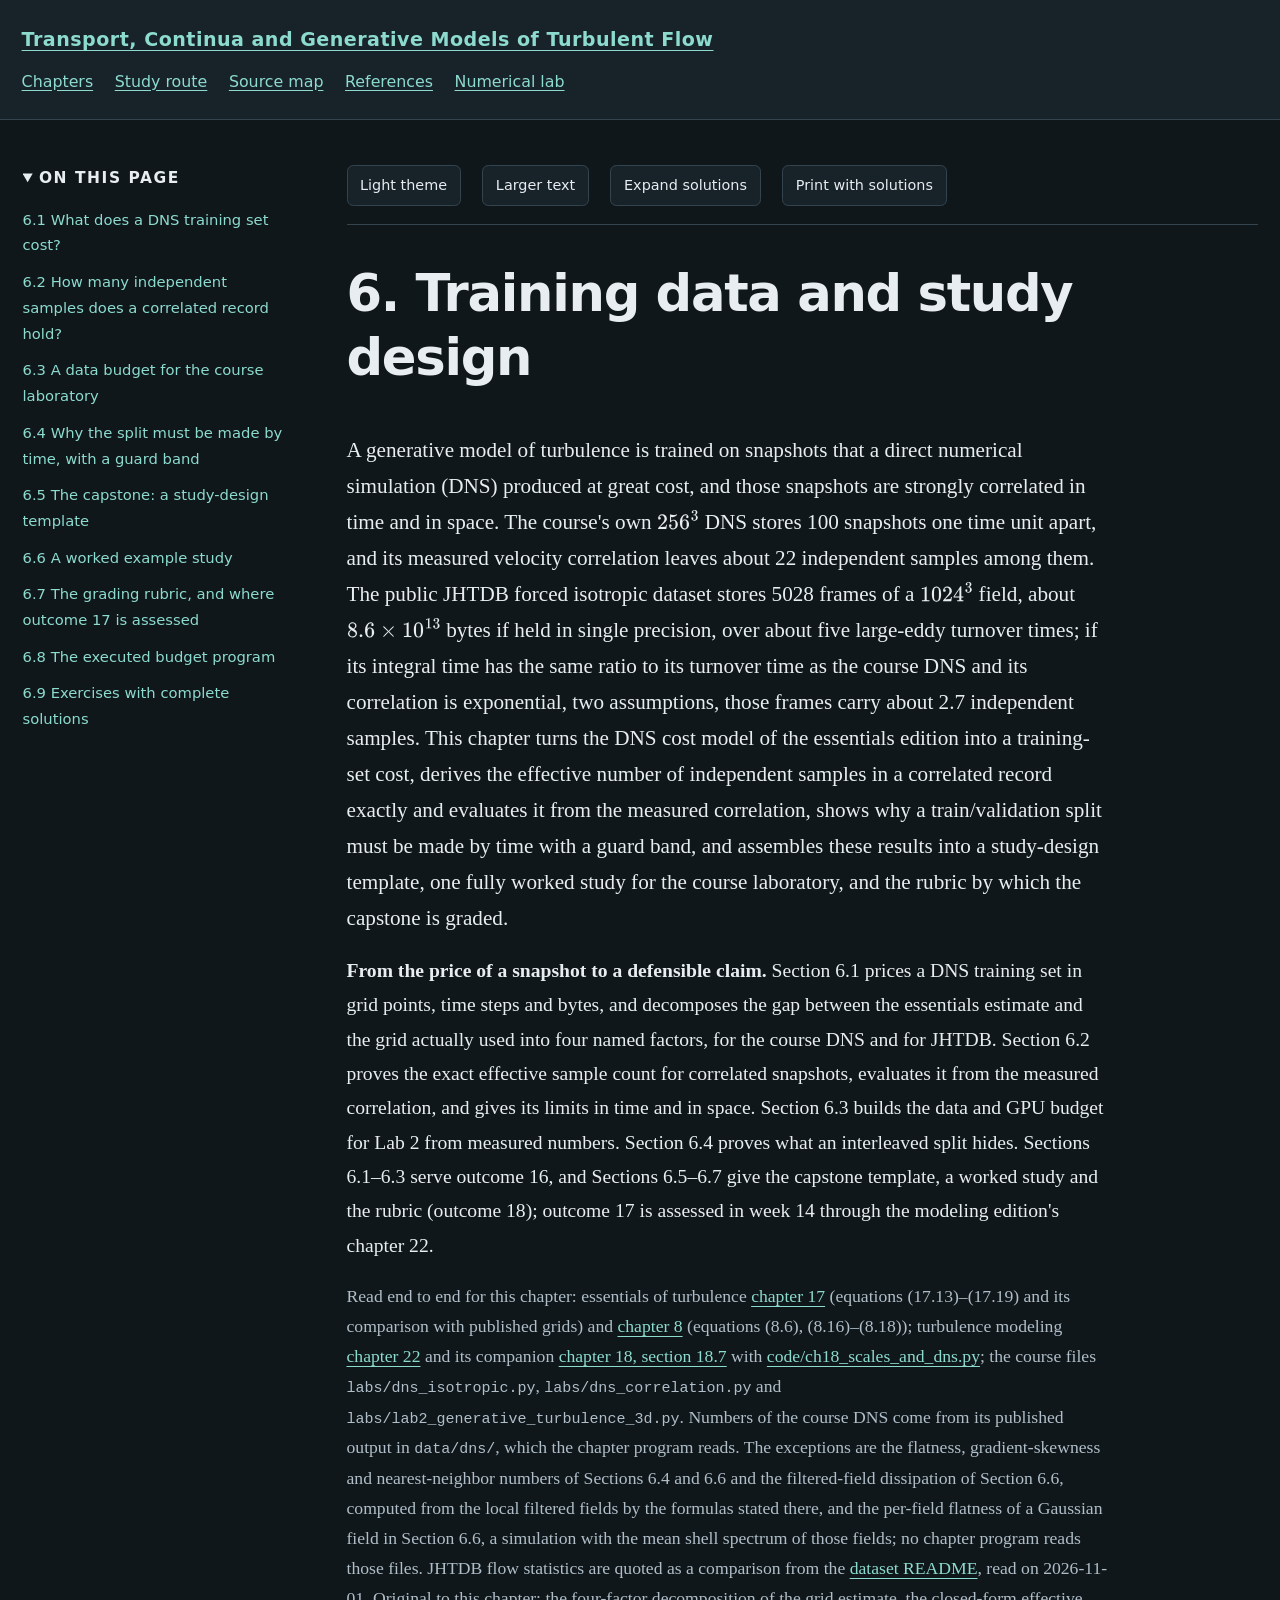
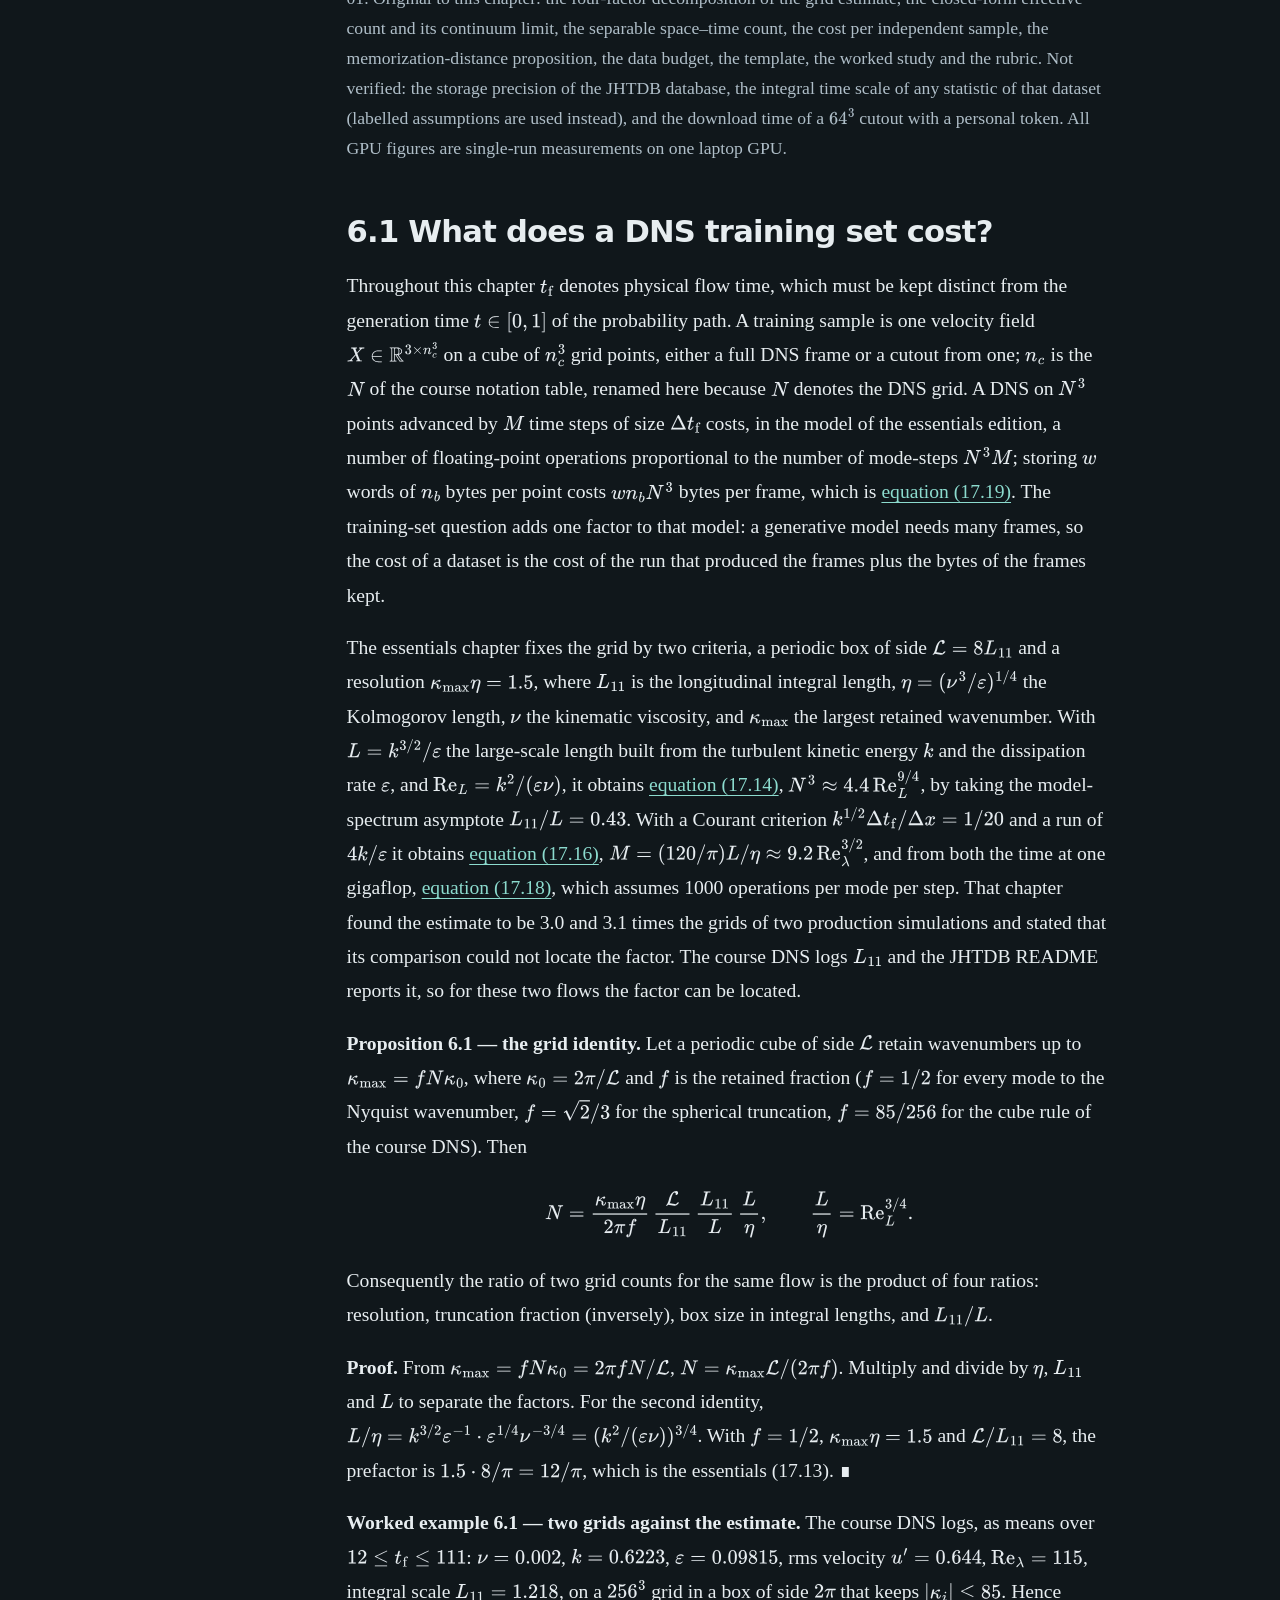
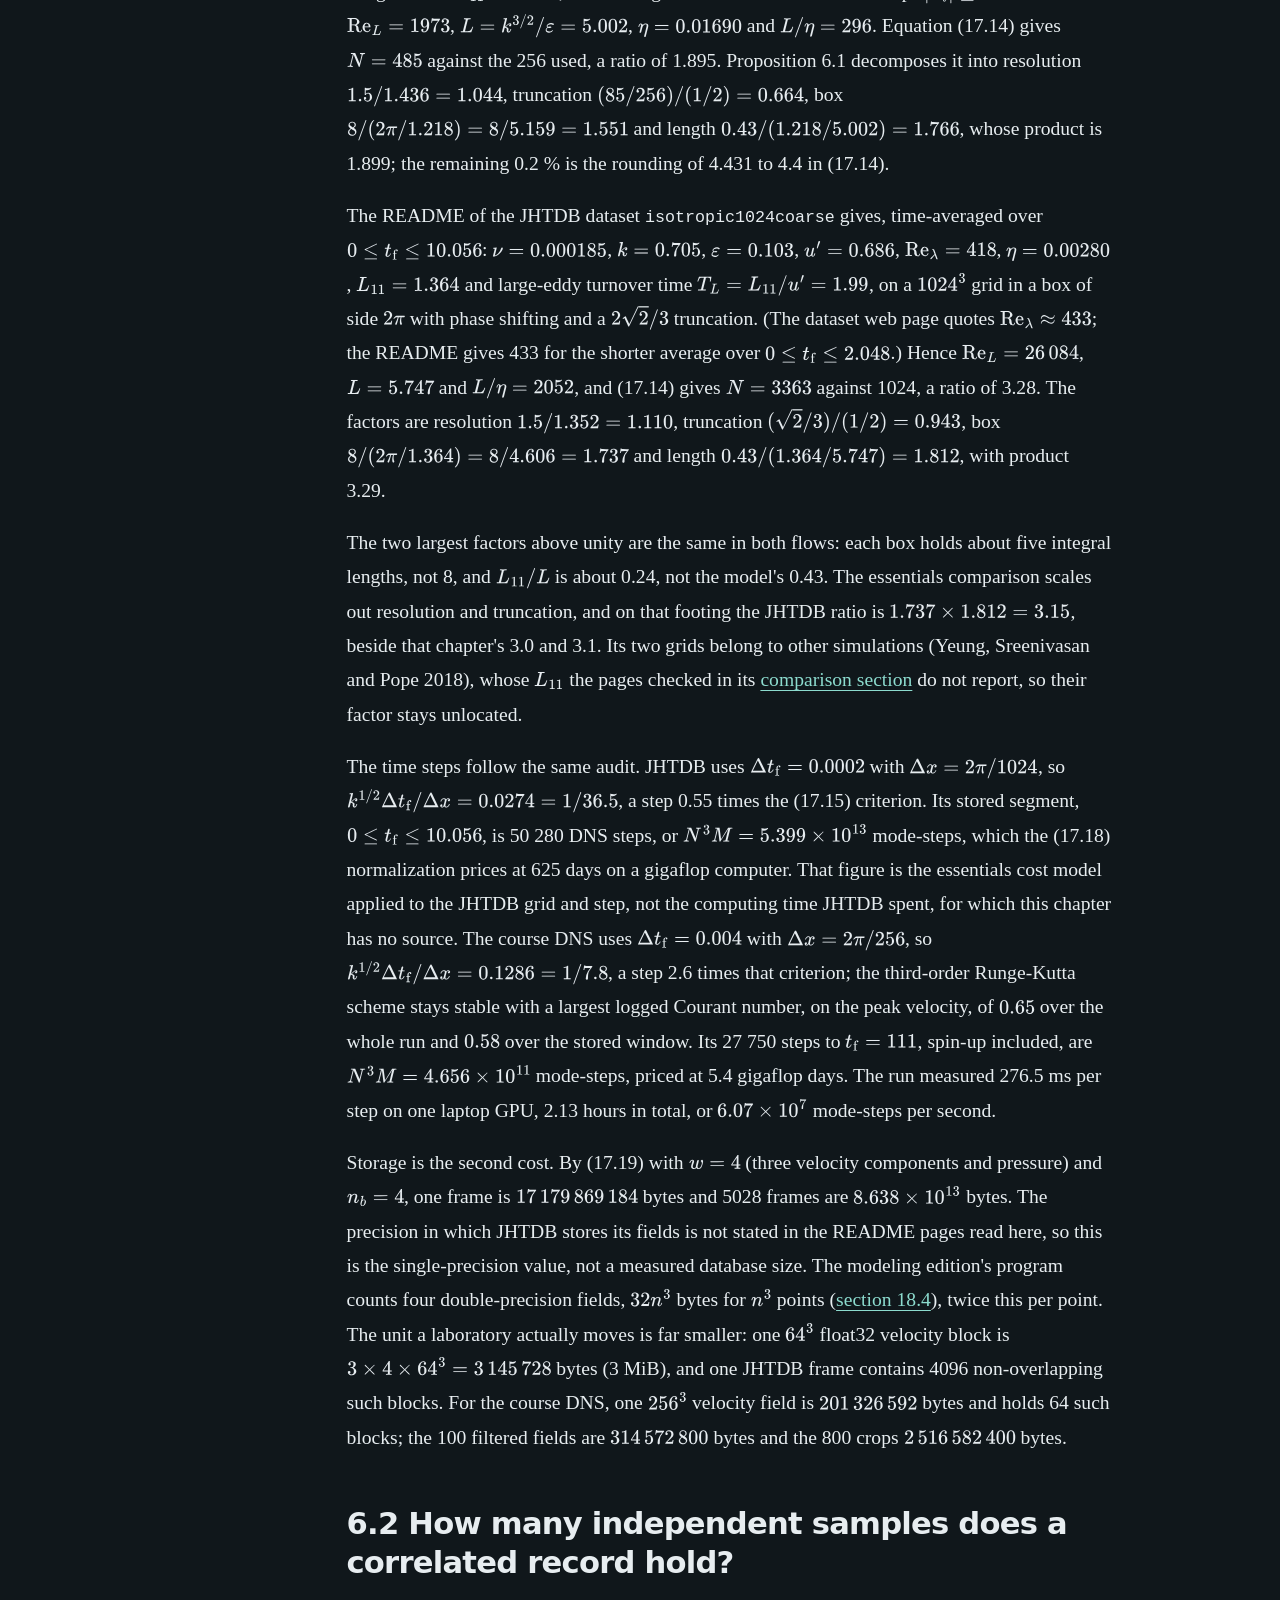
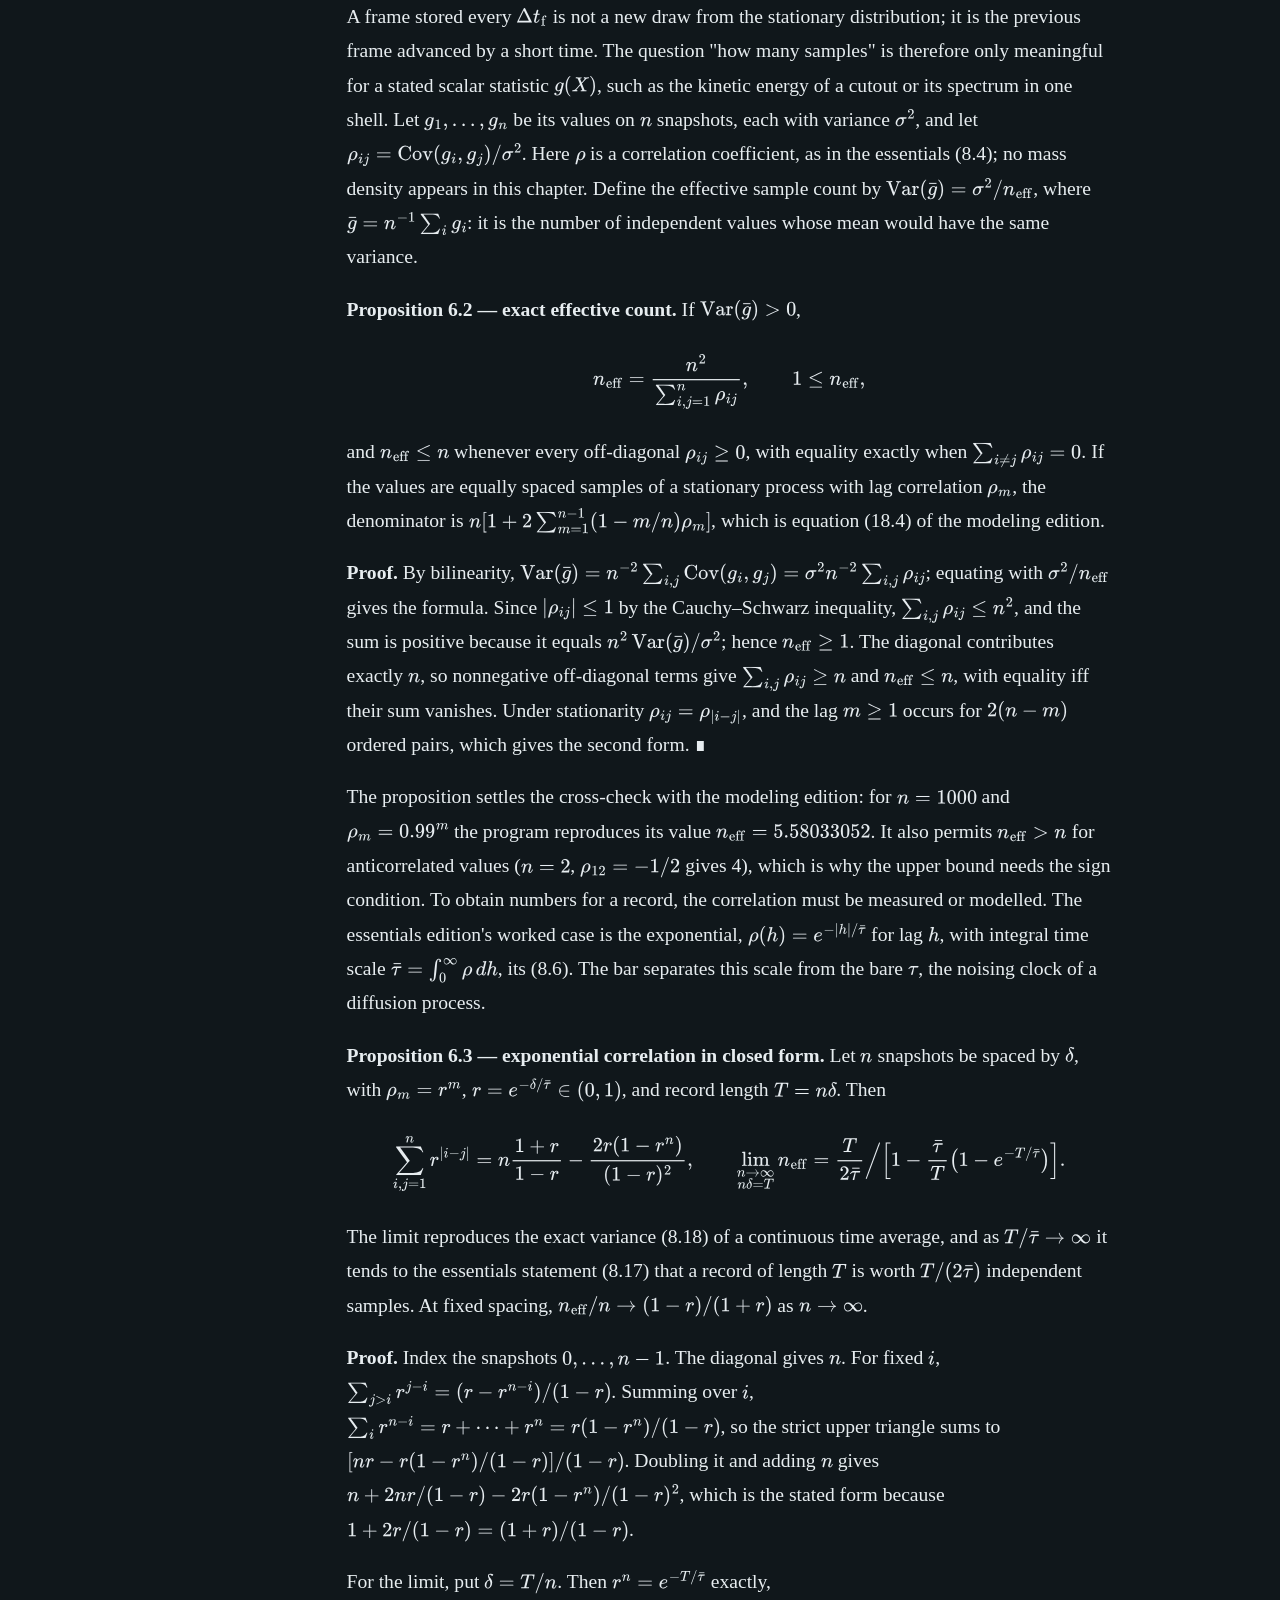
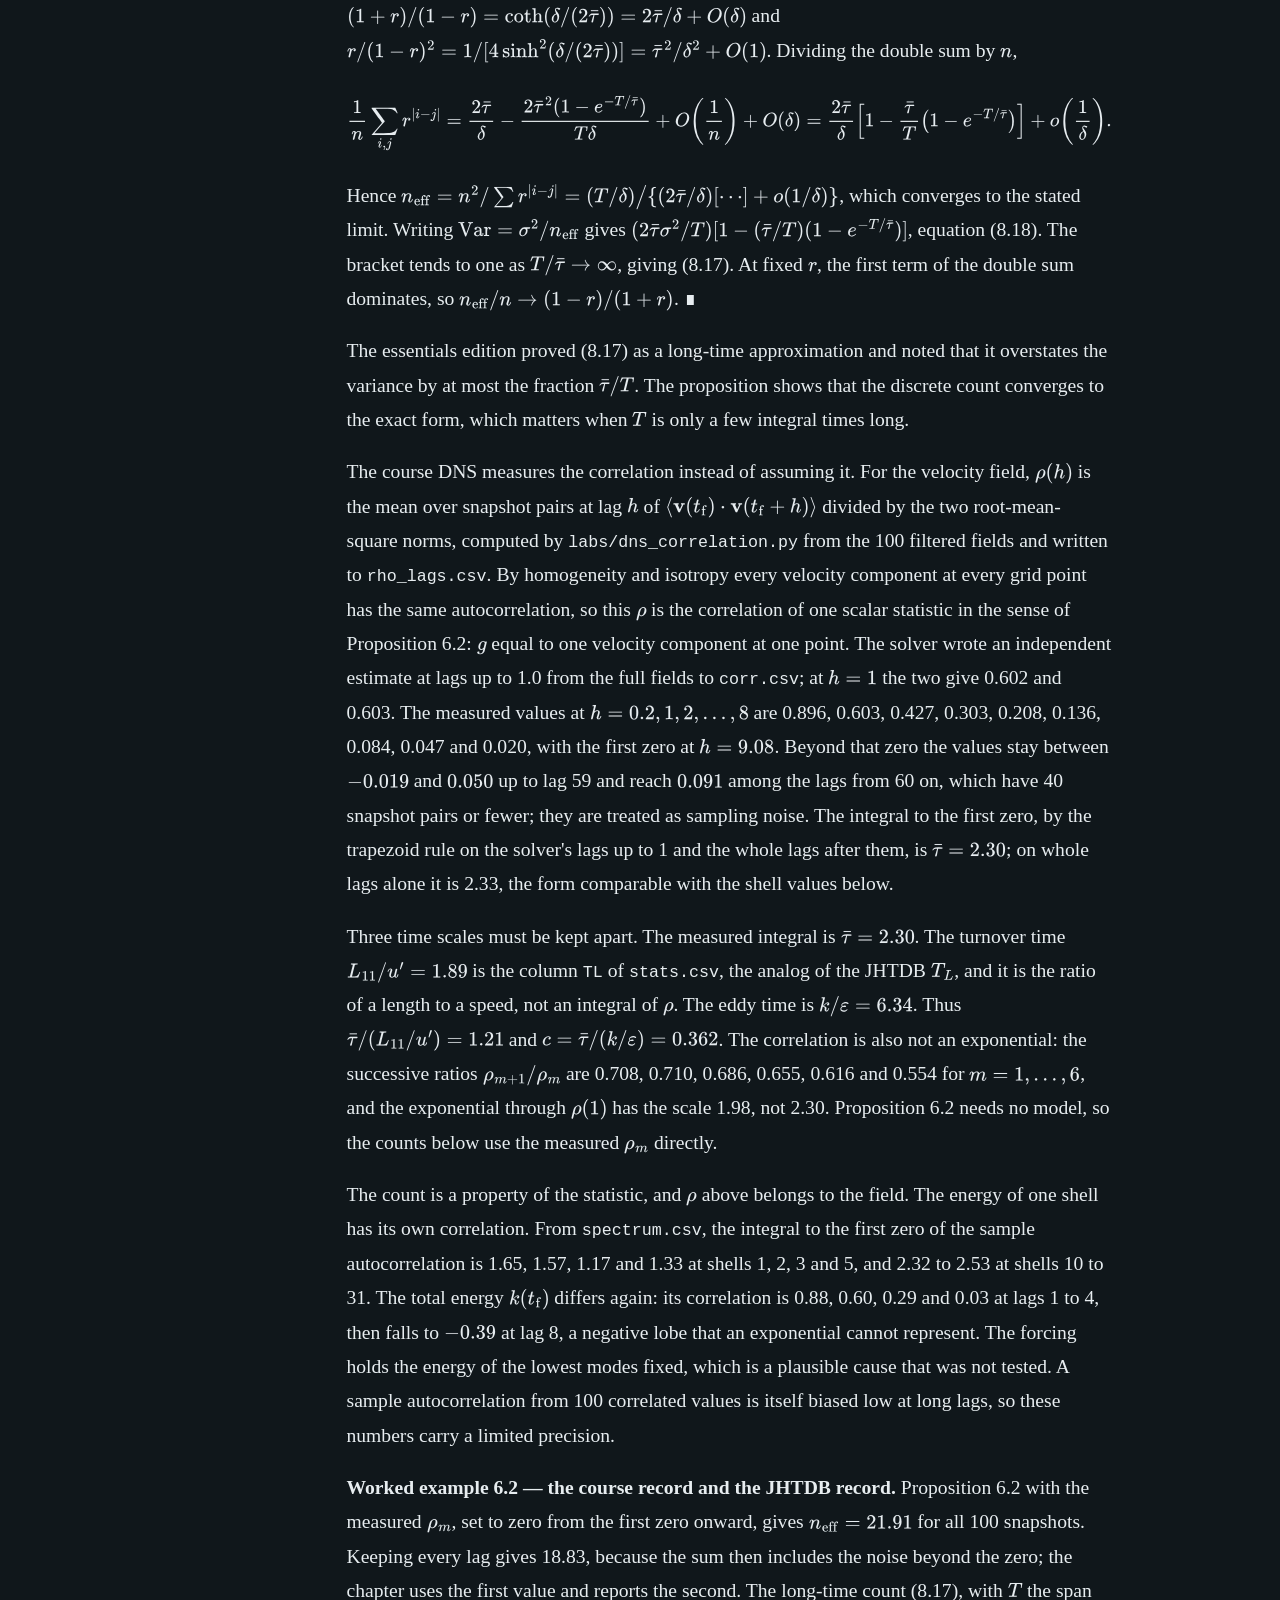
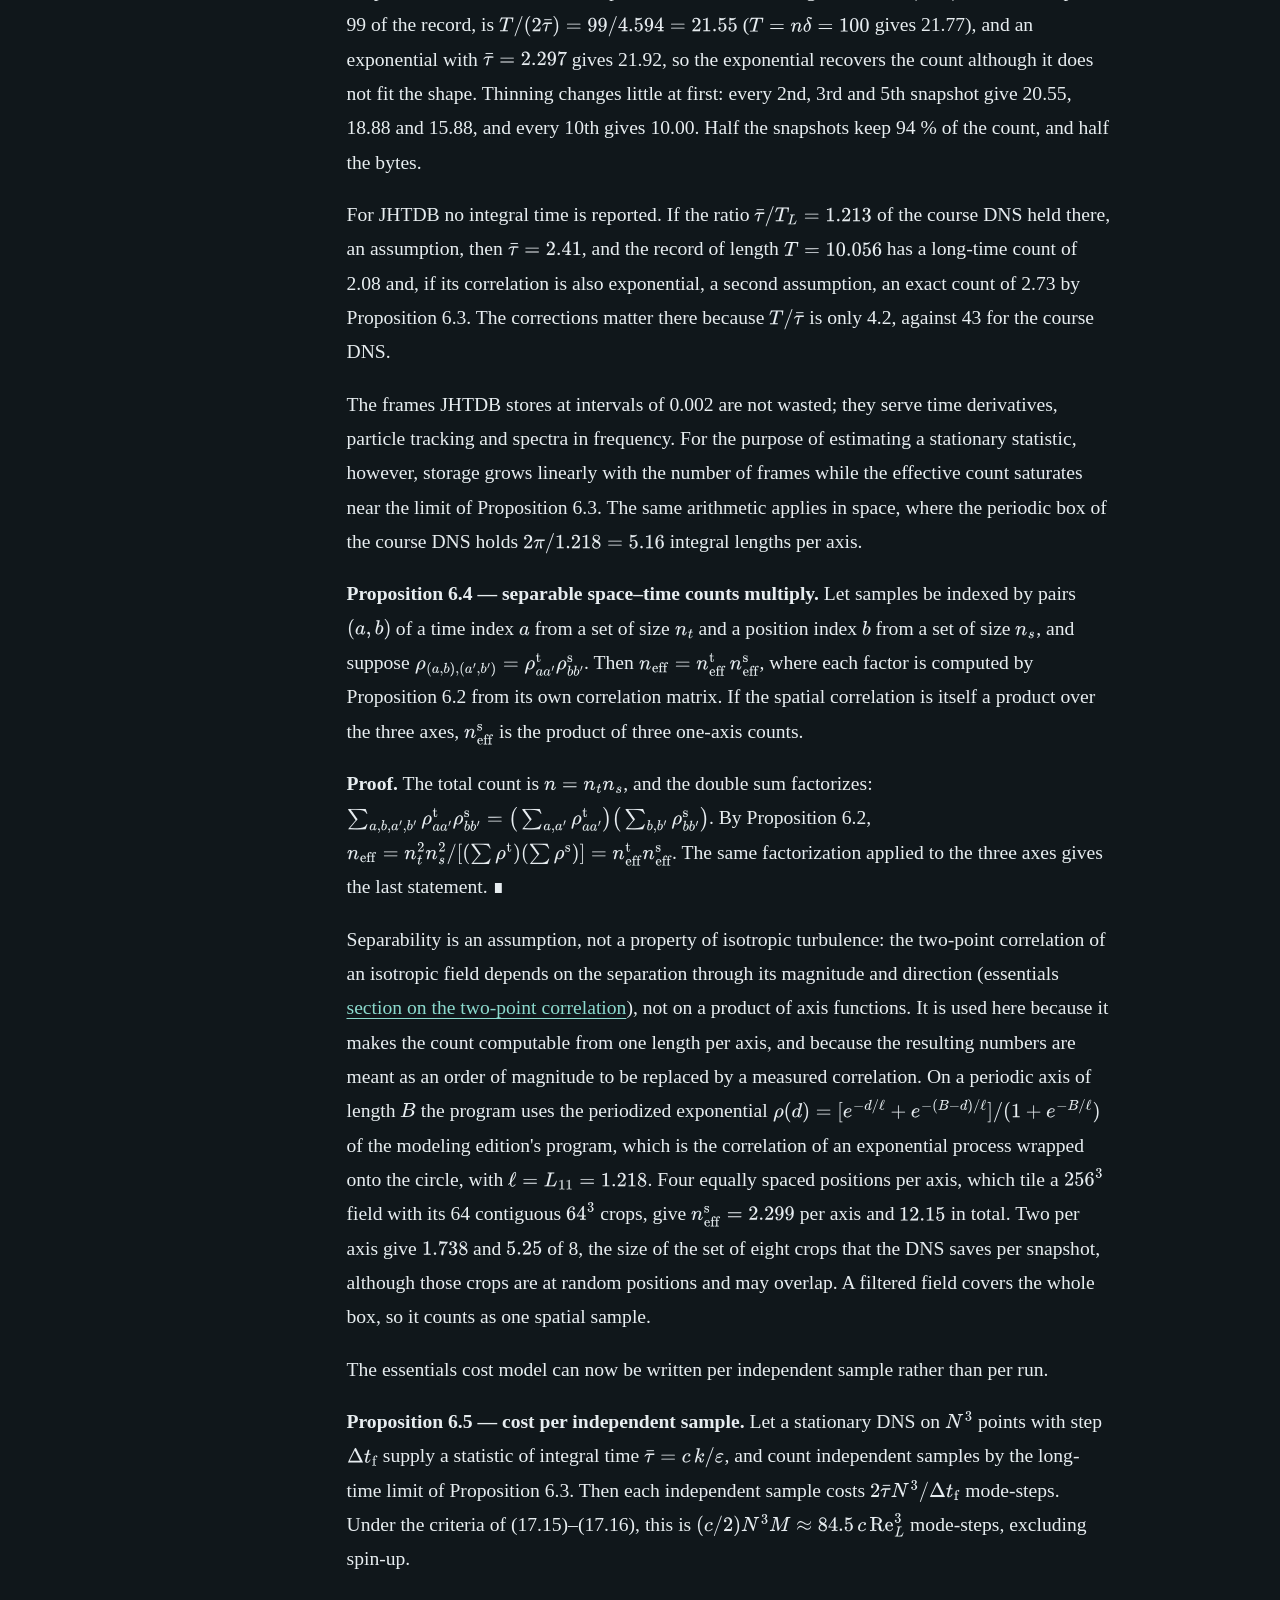
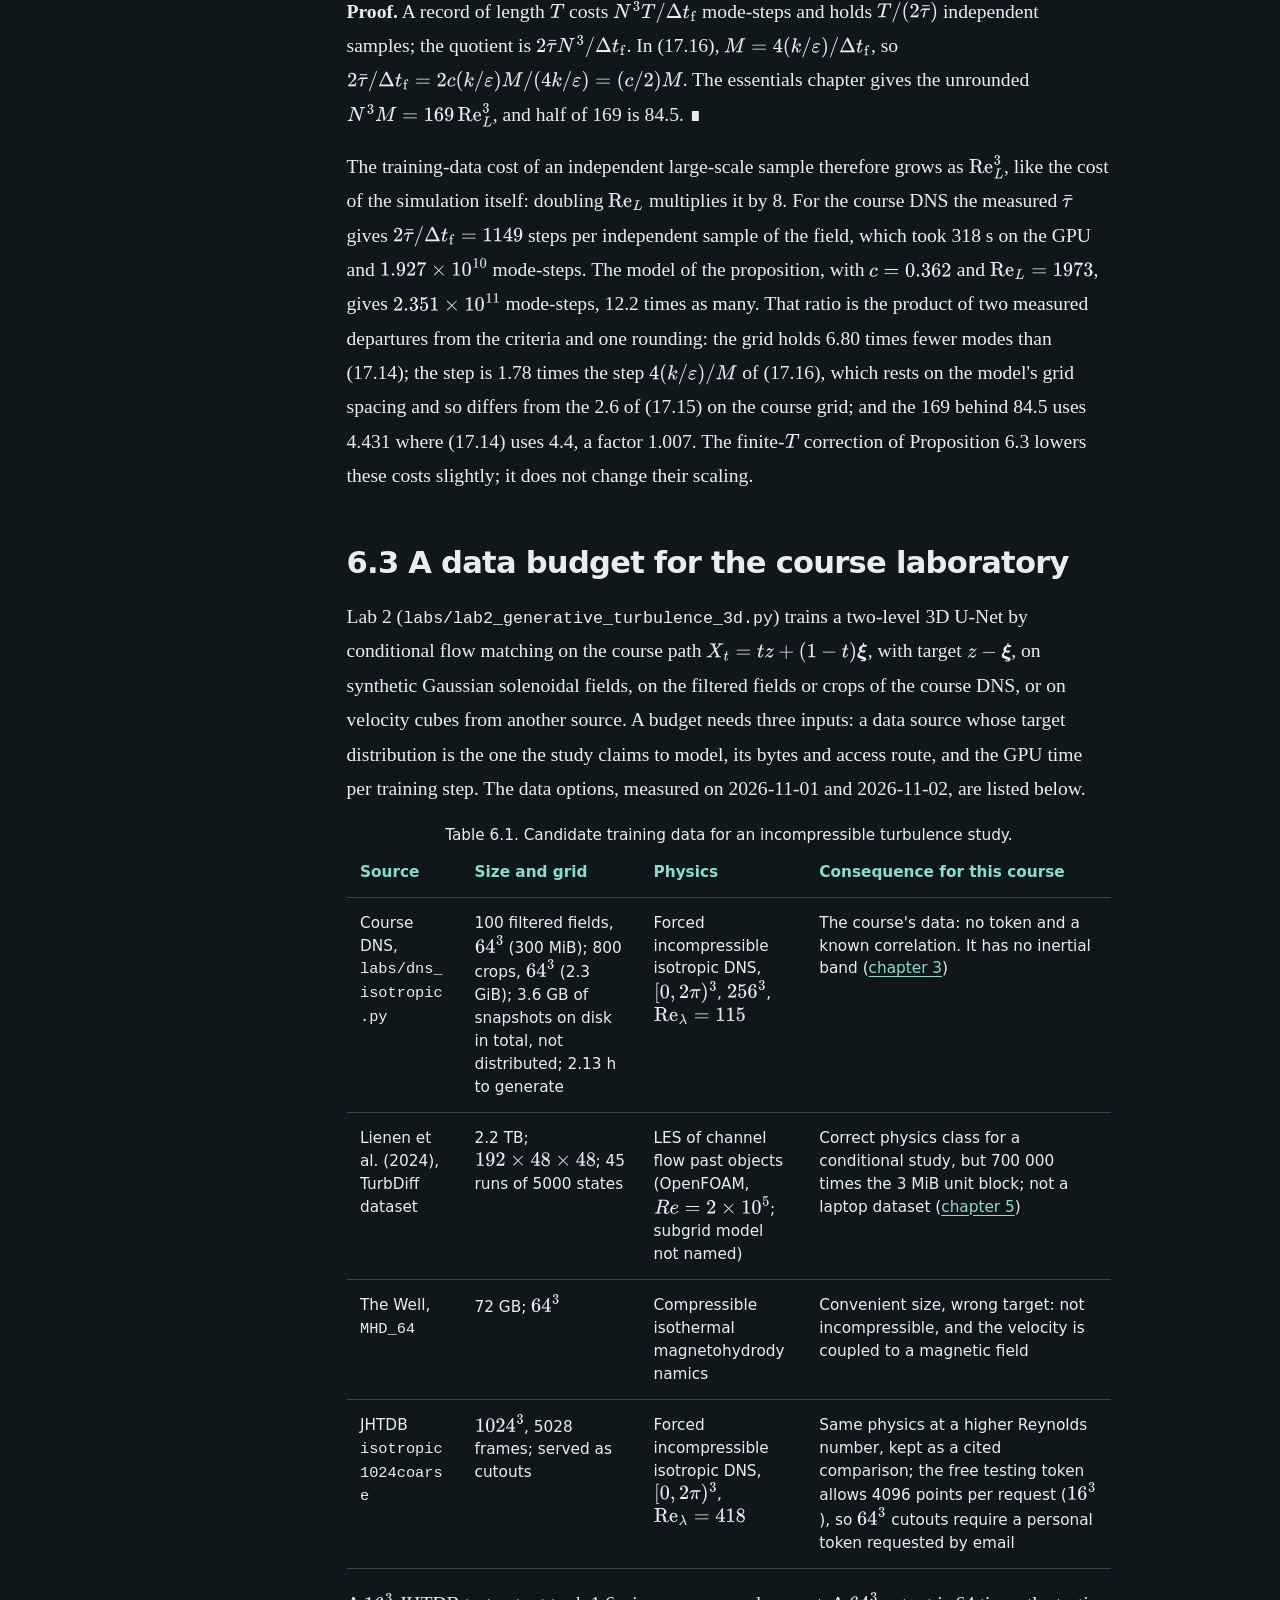
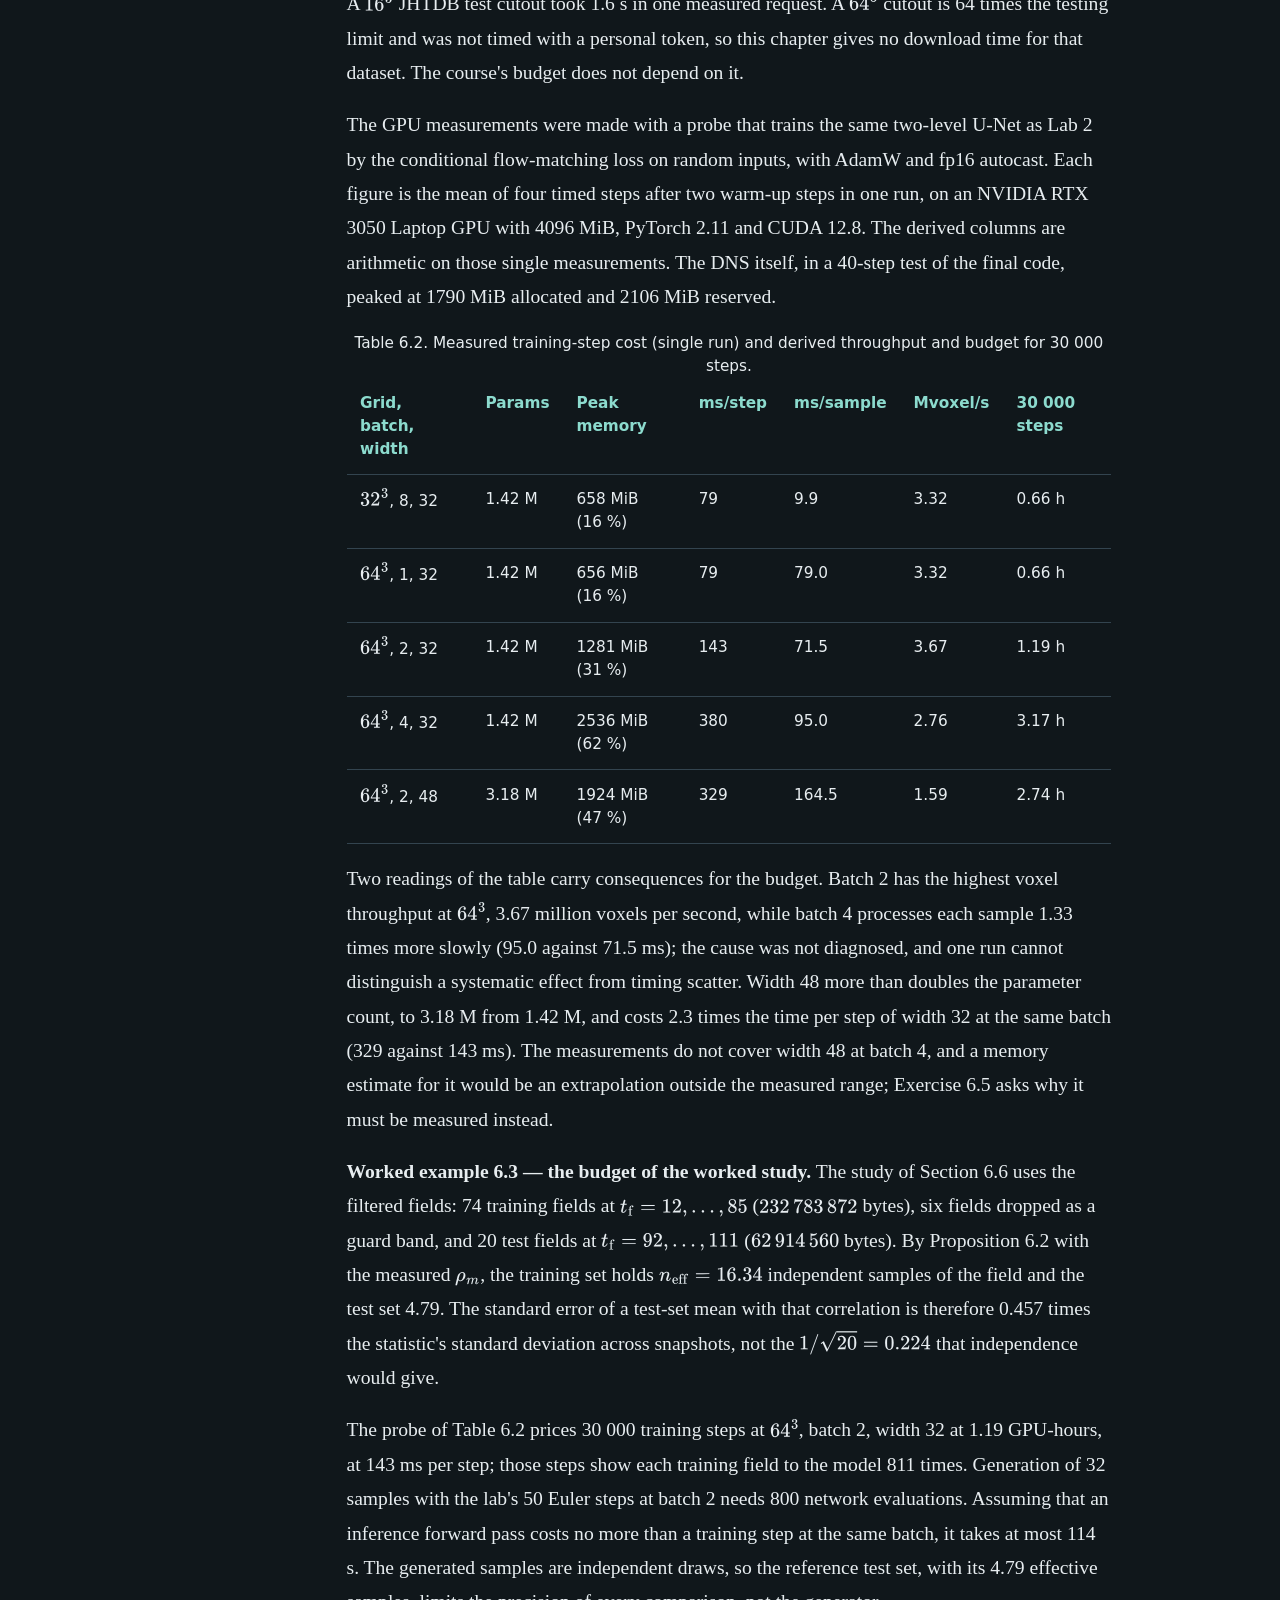
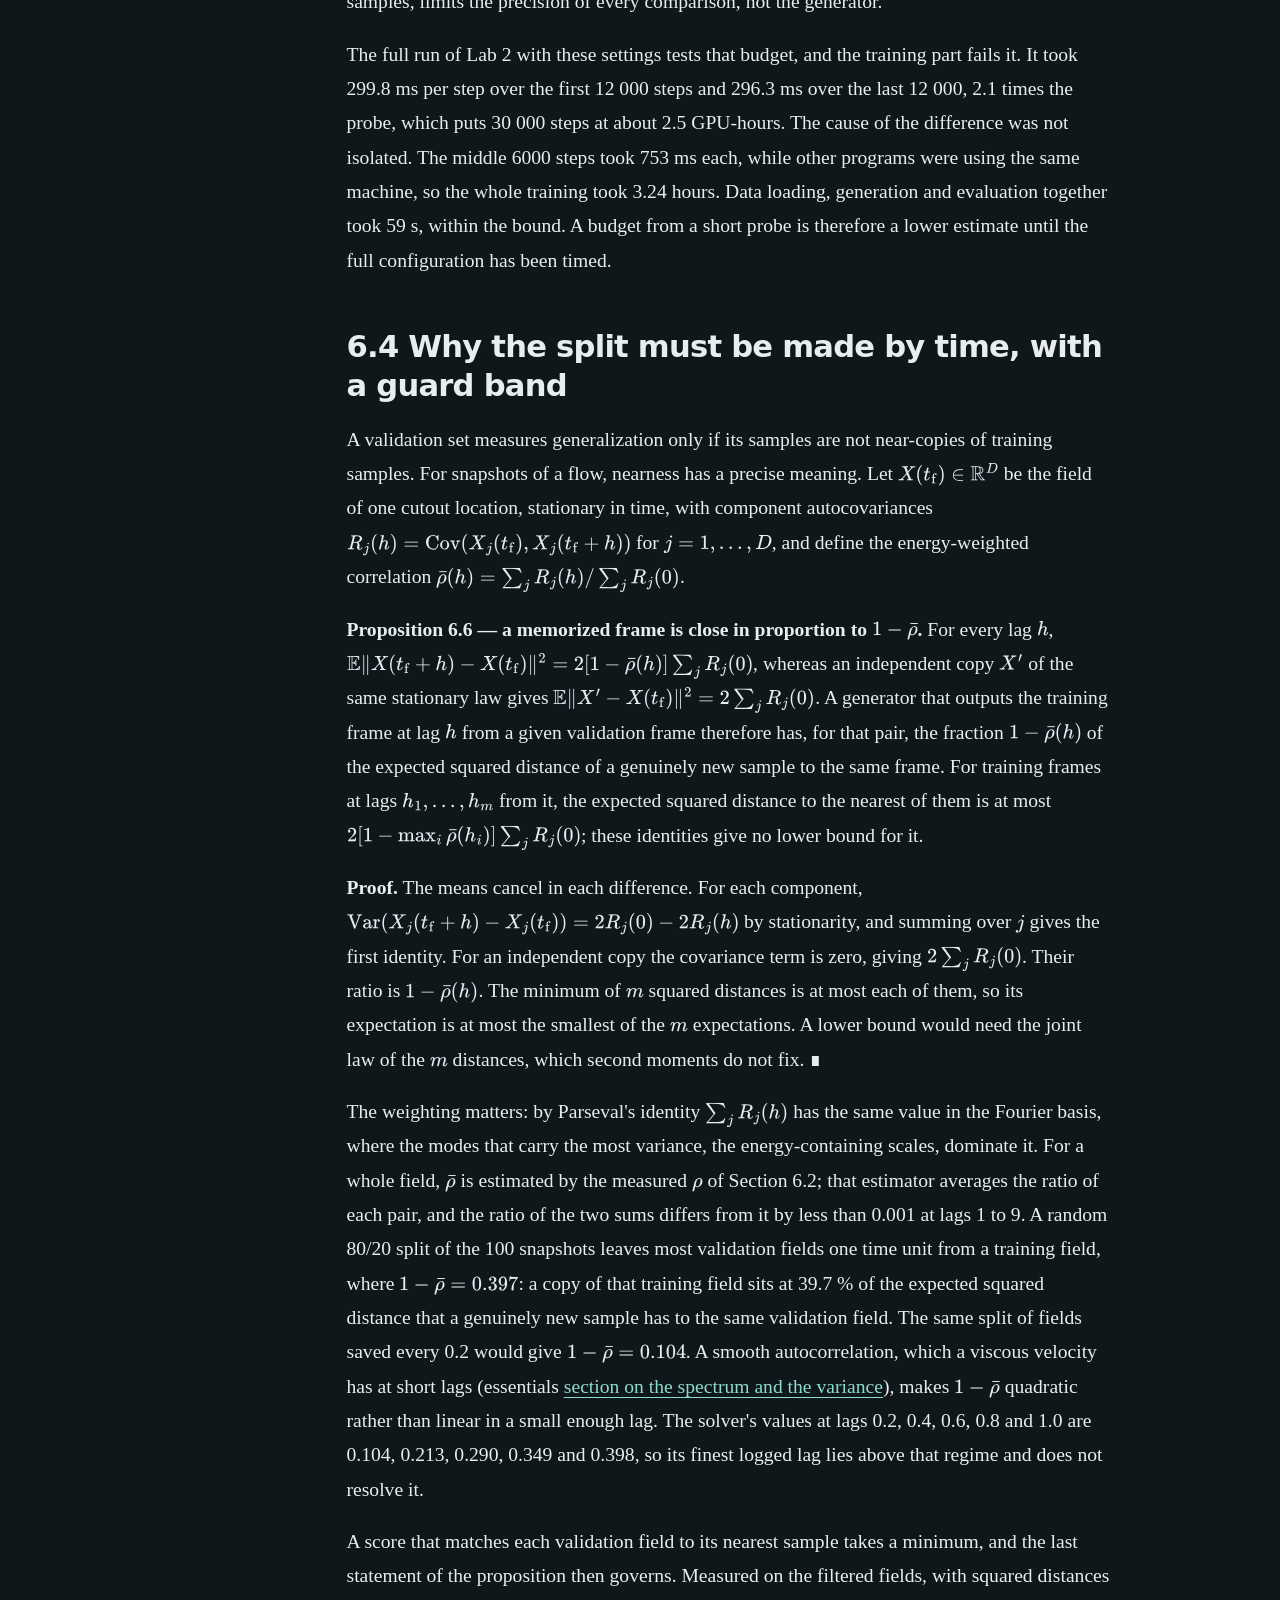
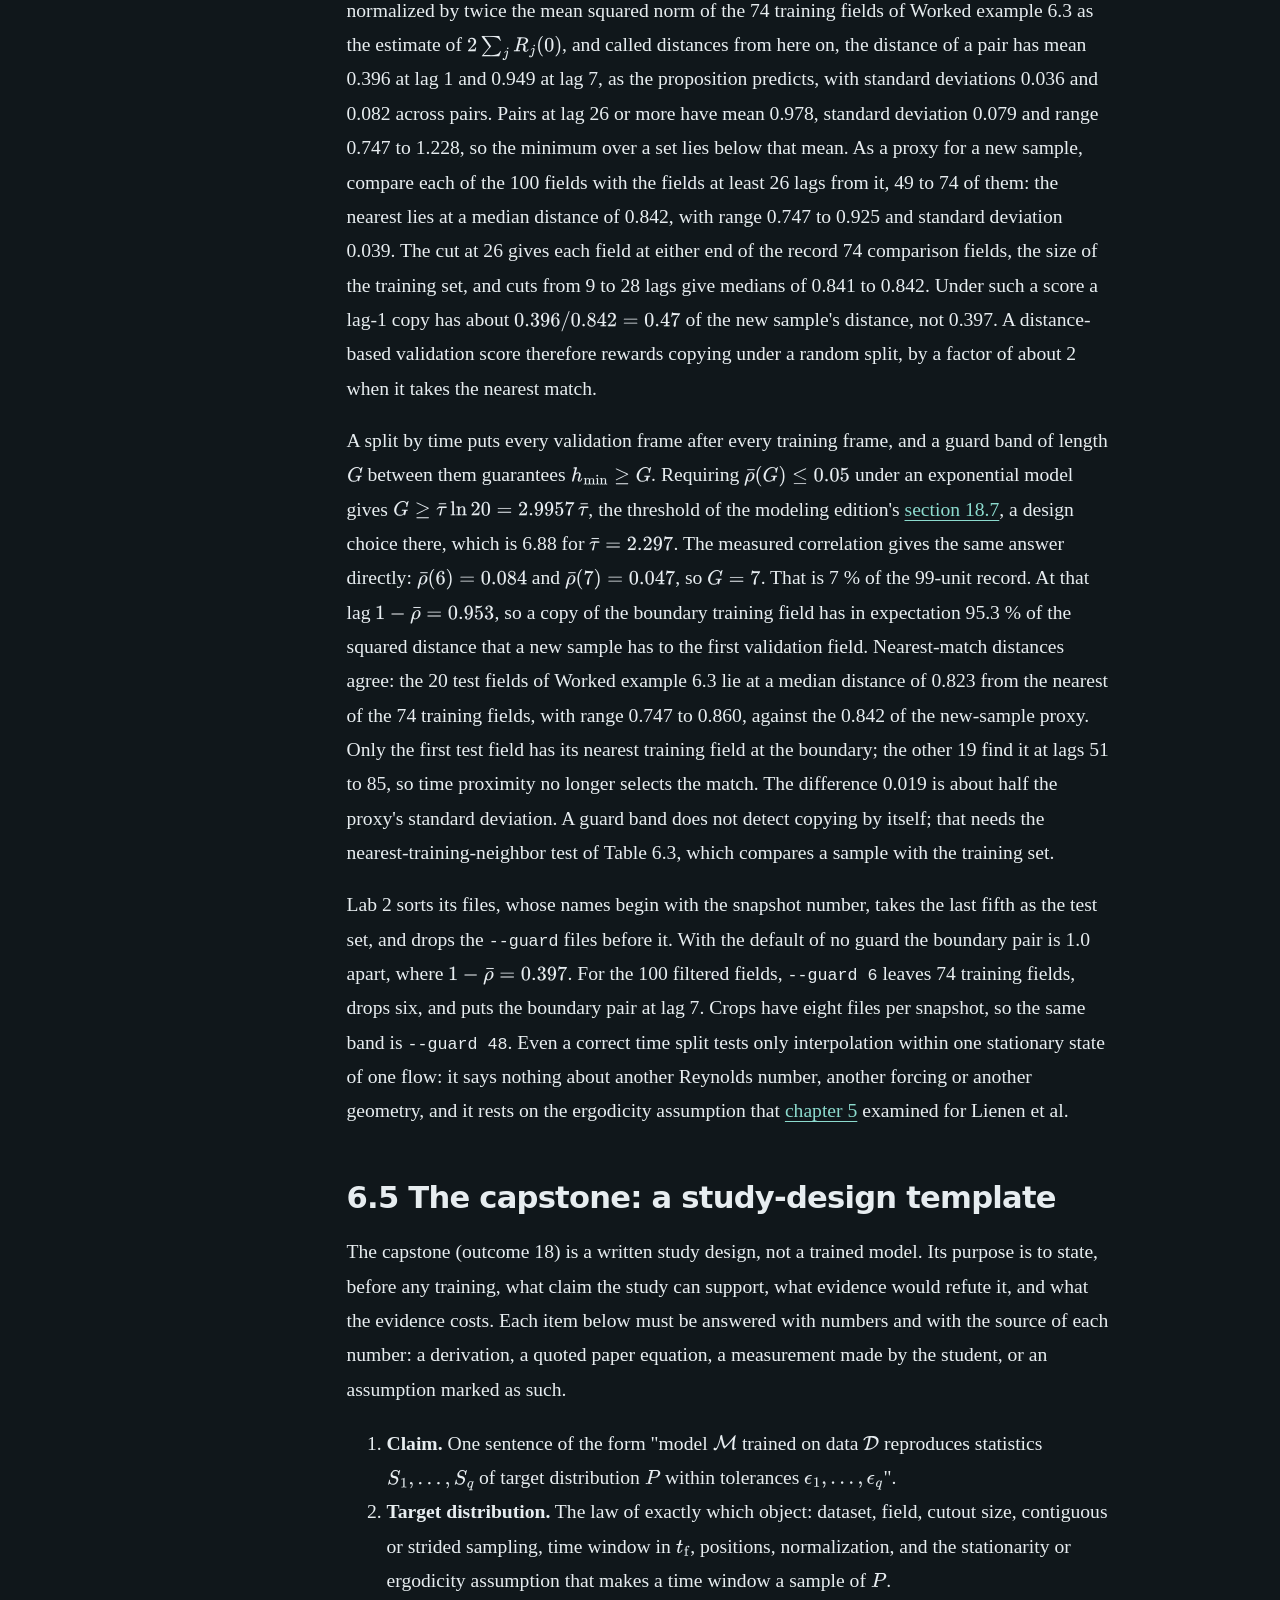
<file: chapter-06-training-data-and-study-design.html>
<!doctype html>
<html lang="en"><head><meta charset="utf-8"><meta name="viewport" content="width=device-width,initial-scale=1">
<meta name="color-scheme" content="dark light"><meta name="book-content-sha256" content="eb12790cb1c286cba76d8665fbfe13f68a1174ea5be5074ff5f1cd1f19968690">
<title>6. Training data and study design · Transport, Continua and Generative Turbulence</title><link rel="icon" href="data:,"><link rel="stylesheet" href="assets/book.css">
<script>window.MathJax={tex:{inlineMath:[['$','$'],['\\(','\\)']],displayMath:[['$$','$$'],['\\[','\\]']],processEscapes:true},svg:{fontCache:'local'},options:{skipHtmlTags:['script','noscript','style','textarea','pre','code']},startup:{pageReady:()=>MathJax.startup.defaultPageReady().then(()=>{document.documentElement.dataset.mathReady='true';})}};</script>
<script defer src="assets/mathjax-tex-svg.js"></script><script defer src="assets/book.js"></script></head>
<body><a class="skip" href="#main">Skip to content</a><header class="site-header"><a class="brand" href="index.html">Transport, Continua and Generative Models of Turbulent Flow</a><nav class="course-nav" aria-label="Book"><a href="index.html">Chapters</a><a href="book-overview.html">Study route</a><a href="source-map.html">Source map</a><a href="references.html">References</a><a href="numerical-lab.html">Numerical lab</a></nav></header>
<div class="layout"><aside class="toc" id="chapter-toc"><h2>On this page</h2></aside><main id="main"><div class="reading-tools"><button id="theme-toggle" aria-pressed="false">Light theme</button><button id="text-toggle" aria-pressed="false">Larger text</button><button id="solutions-toggle" aria-pressed="false">Expand solutions</button><button id="print-page">Print with solutions</button></div>
<article id="chapter-content"><!-- BOOK-CONTENT-START --><h1 id="ch06-title">6. Training data and study design</h1>
<p class="lead">A generative model of turbulence is trained on snapshots that a direct numerical simulation (DNS) produced at great cost, and those snapshots are strongly correlated in time and in space. The course's own $256^3$ DNS stores 100 snapshots one time unit apart, and its measured velocity correlation leaves about 22 independent samples among them. The public JHTDB forced isotropic dataset stores 5028 frames of a $1024^3$ field, about $8.6\times10^{13}$ bytes if held in single precision, over about five large-eddy turnover times; if its integral time has the same ratio to its turnover time as the course DNS and its correlation is exponential, two assumptions, those frames carry about 2.7 independent samples. This chapter turns the DNS cost model of the essentials edition into a training-set cost, derives the effective number of independent samples in a correlated record exactly and evaluates it from the measured correlation, shows why a train/validation split must be made by time with a guard band, and assembles these results into a study-design template, one fully worked study for the course laboratory, and the rubric by which the capstone is graded.</p>
<div class="learning-map"><strong>From the price of a snapshot to a defensible claim.</strong> Section 6.1 prices a DNS training set in grid points, time steps and bytes, and decomposes the gap between the essentials estimate and the grid actually used into four named factors, for the course DNS and for JHTDB. Section 6.2 proves the exact effective sample count for correlated snapshots, evaluates it from the measured correlation, and gives its limits in time and in space. Section 6.3 builds the data and GPU budget for Lab 2 from measured numbers. Section 6.4 proves what an interleaved split hides. Sections 6.1–6.3 serve outcome 16, and Sections 6.5–6.7 give the capstone template, a worked study and the rubric (outcome 18); outcome 17 is assessed in week 14 through the modeling edition's chapter 22.</div>
<p class="source-note">Read end to end for this chapter: essentials of turbulence <a href="https://az9713.github.io/nptel-essentials-of-turbulence-notes/chapter-17-dns-pseudo-spectral-methods-cost.html">chapter 17</a> (equations (17.13)–(17.19) and its comparison with published grids) and <a href="https://az9713.github.io/nptel-essentials-of-turbulence-notes/chapter-08-random-processes-spectra-and-random-fields.html">chapter 8</a> (equations (8.6), (8.16)–(8.18)); turbulence modeling <a href="https://az9713.github.io/nptel-turbulence-modeling-notes/chapter-22-dynamic-fitting-and-scale-similarity.html">chapter 22</a> and its companion <a href="https://az9713.github.io/nptel-turbulence-modeling-notes/chapter-18-scales-cascades-and-direct-simulation.html#sampling">chapter 18, section 18.7</a> with <a href="https://az9713.github.io/nptel-turbulence-modeling-notes/code/ch18_scales_and_dns.py">code/ch18_scales_and_dns.py</a>; the course files <code>labs/dns_isotropic.py</code>, <code>labs/dns_correlation.py</code> and <code>labs/lab2_generative_turbulence_3d.py</code>. Numbers of the course DNS come from its published output in <code>data/dns/</code>, which the chapter program reads. The exceptions are the flatness, gradient-skewness and nearest-neighbor numbers of Sections 6.4 and 6.6 and the filtered-field dissipation of Section 6.6, computed from the local filtered fields by the formulas stated there, and the per-field flatness of a Gaussian field in Section 6.6, a simulation with the mean shell spectrum of those fields; no chapter program reads those files. JHTDB flow statistics are quoted as a comparison from the <a href="https://turbulence.pha.jhu.edu/docs/README-isotropic.pdf">dataset README</a>, read on 2026-11-01. Original to this chapter: the four-factor decomposition of the grid estimate, the closed-form effective count and its continuum limit, the separable space–time count, the cost per independent sample, the memorization-distance proposition, the data budget, the template, the worked study and the rubric. Not verified: the storage precision of the JHTDB database, the integral time scale of any statistic of that dataset (labelled assumptions are used instead), and the download time of a $64^3$ cutout with a personal token. All GPU figures are single-run measurements on one laptop GPU.</p>

<h2 id="dns-cost">6.1 What does a DNS training set cost?</h2>
<p>Throughout this chapter $t_{\mathrm f}$ denotes physical flow time, which must be kept distinct from the generation time $t\in[0,1]$ of the probability path. A training sample is one velocity field $X\in\mathbb R^{3\times n_c^3}$ on a cube of $n_c^3$ grid points, either a full DNS frame or a cutout from one; $n_c$ is the $N$ of the course notation table, renamed here because $N$ denotes the DNS grid. A DNS on $N^3$ points advanced by $M$ time steps of size $\Delta t_{\mathrm f}$ costs, in the model of the essentials edition, a number of floating-point operations proportional to the number of mode-steps $N^3M$; storing $w$ words of $n_b$ bytes per point costs $wn_bN^3$ bytes per frame, which is <a href="https://az9713.github.io/nptel-essentials-of-turbulence-notes/chapter-17-dns-pseudo-spectral-methods-cost.html#operations">equation (17.19)</a>. The training-set question adds one factor to that model: a generative model needs many frames, so the cost of a dataset is the cost of the run that produced the frames plus the bytes of the frames kept.</p>
<p>The essentials chapter fixes the grid by two criteria, a periodic box of side $\mathcal L=8L_{11}$ and a resolution $\kappa_{\max}\eta=1.5$, where $L_{11}$ is the longitudinal integral length, $\eta=(\nu^3/\varepsilon)^{1/4}$ the Kolmogorov length, $\nu$ the kinematic viscosity, and $\kappa_{\max}$ the largest retained wavenumber. With $L=k^{3/2}/\varepsilon$ the large-scale length built from the turbulent kinetic energy $k$ and the dissipation rate $\varepsilon$, and $\mathrm{Re}_L=k^2/(\varepsilon\nu)$, it obtains <a href="https://az9713.github.io/nptel-essentials-of-turbulence-notes/chapter-17-dns-pseudo-spectral-methods-cost.html#modes">equation (17.14)</a>, $N^3\approx4.4\,\mathrm{Re}_L^{9/4}$, by taking the model-spectrum asymptote $L_{11}/L=0.43$. With a Courant criterion $k^{1/2}\Delta t_{\mathrm f}/\Delta x=1/20$ and a run of $4k/\varepsilon$ it obtains <a href="https://az9713.github.io/nptel-essentials-of-turbulence-notes/chapter-17-dns-pseudo-spectral-methods-cost.html#time-steps">equation (17.16)</a>, $M=(120/\pi)L/\eta\approx9.2\,\mathrm{Re}_\lambda^{3/2}$, and from both the time at one gigaflop, <a href="https://az9713.github.io/nptel-essentials-of-turbulence-notes/chapter-17-dns-pseudo-spectral-methods-cost.html#operations">equation (17.18)</a>, which assumes 1000 operations per mode per step. That chapter found the estimate to be 3.0 and 3.1 times the grids of two production simulations and stated that its comparison could not locate the factor. The course DNS logs $L_{11}$ and the JHTDB README reports it, so for these two flows the factor can be located.</p>
<div class="prop"><p><strong>Proposition 6.1 — the grid identity.</strong> Let a periodic cube of side $\mathcal L$ retain wavenumbers up to $\kappa_{\max}=fN\kappa_0$, where $\kappa_0=2\pi/\mathcal L$ and $f$ is the retained fraction ($f=1/2$ for every mode to the Nyquist wavenumber, $f=\sqrt2/3$ for the spherical truncation, $f=85/256$ for the cube rule of the course DNS). Then</p><div class="equation">$$N=\frac{\kappa_{\max}\eta}{2\pi f}\,\frac{\mathcal L}{L_{11}}\,\frac{L_{11}}{L}\,\frac{L}{\eta},\qquad \frac{L}{\eta}=\mathrm{Re}_L^{3/4}.$$</div><p>Consequently the ratio of two grid counts for the same flow is the product of four ratios: resolution, truncation fraction (inversely), box size in integral lengths, and $L_{11}/L$.</p></div>
<div class="proof"><p><strong>Proof.</strong> From $\kappa_{\max}=fN\kappa_0=2\pi fN/\mathcal L$, $N=\kappa_{\max}\mathcal L/(2\pi f)$. Multiply and divide by $\eta$, $L_{11}$ and $L$ to separate the factors. For the second identity, $L/\eta=k^{3/2}\varepsilon^{-1}\cdot\varepsilon^{1/4}\nu^{-3/4}=(k^2/(\varepsilon\nu))^{3/4}$. With $f=1/2$, $\kappa_{\max}\eta=1.5$ and $\mathcal L/L_{11}=8$, the prefactor is $1.5\cdot8/\pi=12/\pi$, which is the essentials (17.13). <span class="qed">∎</span></p></div>
<div class="def"><p><strong>Worked example 6.1 — two grids against the estimate.</strong> The course DNS logs, as means over $12\le t_{\mathrm f}\le111$: $\nu=0.002$, $k=0.6223$, $\varepsilon=0.09815$, rms velocity $u'=0.644$, $\mathrm{Re}_\lambda=115$, integral scale $L_{11}=1.218$, on a $256^3$ grid in a box of side $2\pi$ that keeps $|\kappa_i|\le85$. Hence $\mathrm{Re}_L=1973$, $L=k^{3/2}/\varepsilon=5.002$, $\eta=0.01690$ and $L/\eta=296$. Equation (17.14) gives $N=485$ against the 256 used, a ratio of 1.895. Proposition 6.1 decomposes it into resolution $1.5/1.436=1.044$, truncation $(85/256)/(1/2)=0.664$, box $8/(2\pi/1.218)=8/5.159=1.551$ and length $0.43/(1.218/5.002)=1.766$, whose product is 1.899; the remaining 0.2&nbsp;% is the rounding of 4.431 to 4.4 in (17.14).</p><p>The README of the JHTDB dataset <code>isotropic1024coarse</code> gives, time-averaged over $0\le t_{\mathrm f}\le10.056$: $\nu=0.000185$, $k=0.705$, $\varepsilon=0.103$, $u'=0.686$, $\mathrm{Re}_\lambda=418$, $\eta=0.00280$, $L_{11}=1.364$ and large-eddy turnover time $T_L=L_{11}/u'=1.99$, on a $1024^3$ grid in a box of side $2\pi$ with phase shifting and a $2\sqrt2/3$ truncation. (The dataset web page quotes $\mathrm{Re}_\lambda\approx433$; the README gives 433 for the shorter average over $0\le t_{\mathrm f}\le2.048$.) Hence $\mathrm{Re}_L=26\,084$, $L=5.747$ and $L/\eta=2052$, and (17.14) gives $N=3363$ against 1024, a ratio of 3.28. The factors are resolution $1.5/1.352=1.110$, truncation $(\sqrt2/3)/(1/2)=0.943$, box $8/(2\pi/1.364)=8/4.606=1.737$ and length $0.43/(1.364/5.747)=1.812$, with product 3.29.</p><p>The two largest factors above unity are the same in both flows: each box holds about five integral lengths, not 8, and $L_{11}/L$ is about 0.24, not the model's 0.43. The essentials comparison scales out resolution and truncation, and on that footing the JHTDB ratio is $1.737\times1.812=3.15$, beside that chapter's 3.0 and 3.1. Its two grids belong to other simulations (Yeung, Sreenivasan and Pope 2018), whose $L_{11}$ the pages checked in its <a href="https://az9713.github.io/nptel-essentials-of-turbulence-notes/chapter-17-dns-pseudo-spectral-methods-cost.html#production">comparison section</a> do not report, so their factor stays unlocated.</p></div>
<p>The time steps follow the same audit. JHTDB uses $\Delta t_{\mathrm f}=0.0002$ with $\Delta x=2\pi/1024$, so $k^{1/2}\Delta t_{\mathrm f}/\Delta x=0.0274=1/36.5$, a step 0.55 times the (17.15) criterion. Its stored segment, $0\le t_{\mathrm f}\le10.056$, is 50&nbsp;280 DNS steps, or $N^3M=5.399\times10^{13}$ mode-steps, which the (17.18) normalization prices at 625 days on a gigaflop computer. That figure is the essentials cost model applied to the JHTDB grid and step, not the computing time JHTDB spent, for which this chapter has no source. The course DNS uses $\Delta t_{\mathrm f}=0.004$ with $\Delta x=2\pi/256$, so $k^{1/2}\Delta t_{\mathrm f}/\Delta x=0.1286=1/7.8$, a step 2.6 times that criterion; the third-order Runge-Kutta scheme stays stable with a largest logged Courant number, on the peak velocity, of $0.65$ over the whole run and $0.58$ over the stored window. Its 27&nbsp;750 steps to $t_{\mathrm f}=111$, spin-up included, are $N^3M=4.656\times10^{11}$ mode-steps, priced at 5.4 gigaflop days. The run measured 276.5 ms per step on one laptop GPU, 2.13 hours in total, or $6.07\times10^7$ mode-steps per second.</p>
<p>Storage is the second cost. By (17.19) with $w=4$ (three velocity components and pressure) and $n_b=4$, one frame is $17\,179\,869\,184$ bytes and 5028 frames are $8.638\times10^{13}$ bytes. The precision in which JHTDB stores its fields is not stated in the README pages read here, so this is the single-precision value, not a measured database size. The modeling edition's program counts four double-precision fields, $32n^3$ bytes for $n^3$ points (<a href="https://az9713.github.io/nptel-turbulence-modeling-notes/chapter-18-scales-cascades-and-direct-simulation.html#dns">section 18.4</a>), twice this per point. The unit a laboratory actually moves is far smaller: one $64^3$ float32 velocity block is $3\times4\times64^3=3\,145\,728$ bytes (3 MiB), and one JHTDB frame contains 4096 non-overlapping such blocks. For the course DNS, one $256^3$ velocity field is $201\,326\,592$ bytes and holds 64 such blocks; the 100 filtered fields are $314\,572\,800$ bytes and the 800 crops $2\,516\,582\,400$ bytes.</p>

<h2 id="effective-samples">6.2 How many independent samples does a correlated record hold?</h2>
<p>A frame stored every $\Delta t_{\mathrm f}$ is not a new draw from the stationary distribution; it is the previous frame advanced by a short time. The question "how many samples" is therefore only meaningful for a stated scalar statistic $g(X)$, such as the kinetic energy of a cutout or its spectrum in one shell. Let $g_1,\dots,g_n$ be its values on $n$ snapshots, each with variance $\sigma^2$, and let $\rho_{ij}=\operatorname{Cov}(g_i,g_j)/\sigma^2$. Here $\rho$ is a correlation coefficient, as in the essentials (8.4); no mass density appears in this chapter. Define the effective sample count by $\operatorname{Var}(\bar g)=\sigma^2/n_{\mathrm{eff}}$, where $\bar g=n^{-1}\sum_ig_i$: it is the number of independent values whose mean would have the same variance.</p>
<div class="prop"><p><strong>Proposition 6.2 — exact effective count.</strong> If $\operatorname{Var}(\bar g)\gt0$,</p><div class="equation">$$n_{\mathrm{eff}}=\frac{n^2}{\sum_{i,j=1}^n\rho_{ij}},\qquad 1\le n_{\mathrm{eff}},$$</div><p>and $n_{\mathrm{eff}}\le n$ whenever every off-diagonal $\rho_{ij}\ge0$, with equality exactly when $\sum_{i\ne j}\rho_{ij}=0$. If the values are equally spaced samples of a stationary process with lag correlation $\rho_m$, the denominator is $n[1+2\sum_{m=1}^{n-1}(1-m/n)\rho_m]$, which is equation (18.4) of the modeling edition.</p></div>
<div class="proof"><p><strong>Proof.</strong> By bilinearity, $\operatorname{Var}(\bar g)=n^{-2}\sum_{i,j}\operatorname{Cov}(g_i,g_j)=\sigma^2n^{-2}\sum_{i,j}\rho_{ij}$; equating with $\sigma^2/n_{\mathrm{eff}}$ gives the formula. Since $|\rho_{ij}|\le1$ by the Cauchy–Schwarz inequality, $\sum_{i,j}\rho_{ij}\le n^2$, and the sum is positive because it equals $n^2\operatorname{Var}(\bar g)/\sigma^2$; hence $n_{\mathrm{eff}}\ge1$. The diagonal contributes exactly $n$, so nonnegative off-diagonal terms give $\sum_{i,j}\rho_{ij}\ge n$ and $n_{\mathrm{eff}}\le n$, with equality iff their sum vanishes. Under stationarity $\rho_{ij}=\rho_{|i-j|}$, and the lag $m\ge1$ occurs for $2(n-m)$ ordered pairs, which gives the second form. <span class="qed">∎</span></p></div>
<p>The proposition settles the cross-check with the modeling edition: for $n=1000$ and $\rho_m=0.99^m$ the program reproduces its value $n_{\mathrm{eff}}=5.58033052$. It also permits $n_{\mathrm{eff}}\gt n$ for anticorrelated values ($n=2$, $\rho_{12}=-1/2$ gives 4), which is why the upper bound needs the sign condition. To obtain numbers for a record, the correlation must be measured or modelled. The essentials edition's worked case is the exponential, $\rho(h)=e^{-|h|/\bar\tau}$ for lag $h$, with integral time scale $\bar\tau=\int_0^\infty\rho\,dh$, its (8.6). The bar separates this scale from the bare $\tau$, the noising clock of a diffusion process.</p>
<div class="prop"><p><strong>Proposition 6.3 — exponential correlation in closed form.</strong> Let $n$ snapshots be spaced by $\delta$, with $\rho_m=r^m$, $r=e^{-\delta/\bar\tau}\in(0,1)$, and record length $T=n\delta$. Then</p><div class="equation">$$\sum_{i,j=1}^nr^{|i-j|}=n\frac{1+r}{1-r}-\frac{2r(1-r^n)}{(1-r)^2},\qquad
\lim_{\substack{n\to\infty\\ n\delta=T}}n_{\mathrm{eff}}=\frac{T}{2\bar\tau}\Big/\Big[1-\frac{\bar\tau}{T}\big(1-e^{-T/\bar\tau}\big)\Big].$$</div><p>The limit reproduces the exact variance (8.18) of a continuous time average, and as $T/\bar\tau\to\infty$ it tends to the essentials statement (8.17) that a record of length $T$ is worth $T/(2\bar\tau)$ independent samples. At fixed spacing, $n_{\mathrm{eff}}/n\to(1-r)/(1+r)$ as $n\to\infty$.</p></div>
<div class="proof"><p><strong>Proof.</strong> Index the snapshots $0,\dots,n-1$. The diagonal gives $n$. For fixed $i$, $\sum_{j\gt i}r^{j-i}=(r-r^{n-i})/(1-r)$. Summing over $i$, $\sum_i r^{n-i}=r+\dots+r^n=r(1-r^n)/(1-r)$, so the strict upper triangle sums to $[nr-r(1-r^n)/(1-r)]/(1-r)$. Doubling it and adding $n$ gives $n+2nr/(1-r)-2r(1-r^n)/(1-r)^2$, which is the stated form because $1+2r/(1-r)=(1+r)/(1-r)$.</p><p>For the limit, put $\delta=T/n$. Then $r^n=e^{-T/\bar\tau}$ exactly, $(1+r)/(1-r)=\coth(\delta/(2\bar\tau))=2\bar\tau/\delta+O(\delta)$ and $r/(1-r)^2=1/[4\sinh^2(\delta/(2\bar\tau))]=\bar\tau^2/\delta^2+O(1)$. Dividing the double sum by $n$,</p><div class="equation">$$\frac1n\sum_{i,j}r^{|i-j|}=\frac{2\bar\tau}{\delta}-\frac{2\bar\tau^2(1-e^{-T/\bar\tau})}{T\delta}+O\!\left(\frac1n\right)+O(\delta)
=\frac{2\bar\tau}{\delta}\Big[1-\frac{\bar\tau}{T}\big(1-e^{-T/\bar\tau}\big)\Big]+o\!\left(\frac1\delta\right).$$</div><p>Hence $n_{\mathrm{eff}}=n^2/\sum r^{|i-j|}=(T/\delta)\big/\{(2\bar\tau/\delta)[\cdots]+o(1/\delta)\}$, which converges to the stated limit. Writing $\operatorname{Var}=\sigma^2/n_{\mathrm{eff}}$ gives $(2\bar\tau\sigma^2/T)[1-(\bar\tau/T)(1-e^{-T/\bar\tau})]$, equation (8.18). The bracket tends to one as $T/\bar\tau\to\infty$, giving (8.17). At fixed $r$, the first term of the double sum dominates, so $n_{\mathrm{eff}}/n\to(1-r)/(1+r)$. <span class="qed">∎</span></p></div>
<p>The essentials edition proved (8.17) as a long-time approximation and noted that it overstates the variance by at most the fraction $\bar\tau/T$. The proposition shows that the discrete count converges to the exact form, which matters when $T$ is only a few integral times long.</p>
<p>The course DNS measures the correlation instead of assuming it. For the velocity field, $\rho(h)$ is the mean over snapshot pairs at lag $h$ of $\langle\mathbf v(t_{\mathrm f})\cdot\mathbf v(t_{\mathrm f}+h)\rangle$ divided by the two root-mean-square norms, computed by <code>labs/dns_correlation.py</code> from the 100 filtered fields and written to <code>rho_lags.csv</code>. By homogeneity and isotropy every velocity component at every grid point has the same autocorrelation, so this $\rho$ is the correlation of one scalar statistic in the sense of Proposition 6.2: $g$ equal to one velocity component at one point. The solver wrote an independent estimate at lags up to 1.0 from the full fields to <code>corr.csv</code>; at $h=1$ the two give 0.602 and 0.603. The measured values at $h=0.2,1,2,\dots,8$ are 0.896, 0.603, 0.427, 0.303, 0.208, 0.136, 0.084, 0.047 and 0.020, with the first zero at $h=9.08$. Beyond that zero the values stay between $-0.019$ and $0.050$ up to lag 59 and reach $0.091$ among the lags from 60 on, which have 40 snapshot pairs or fewer; they are treated as sampling noise. The integral to the first zero, by the trapezoid rule on the solver's lags up to 1 and the whole lags after them, is $\bar\tau=2.30$; on whole lags alone it is 2.33, the form comparable with the shell values below.</p>
<p>Three time scales must be kept apart. The measured integral is $\bar\tau=2.30$. The turnover time $L_{11}/u'=1.89$ is the column <code>TL</code> of <code>stats.csv</code>, the analog of the JHTDB $T_L$, and it is the ratio of a length to a speed, not an integral of $\rho$. The eddy time is $k/\varepsilon=6.34$. Thus $\bar\tau/(L_{11}/u')=1.21$ and $c=\bar\tau/(k/\varepsilon)=0.362$. The correlation is also not an exponential: the successive ratios $\rho_{m+1}/\rho_m$ are 0.708, 0.710, 0.686, 0.655, 0.616 and 0.554 for $m=1,\dots,6$, and the exponential through $\rho(1)$ has the scale 1.98, not 2.30. Proposition 6.2 needs no model, so the counts below use the measured $\rho_m$ directly.</p>
<p>The count is a property of the statistic, and $\rho$ above belongs to the field. The energy of one shell has its own correlation. From <code>spectrum.csv</code>, the integral to the first zero of the sample autocorrelation is 1.65, 1.57, 1.17 and 1.33 at shells 1, 2, 3 and 5, and 2.32 to 2.53 at shells 10 to 31. The total energy $k(t_{\mathrm f})$ differs again: its correlation is 0.88, 0.60, 0.29 and 0.03 at lags 1 to 4, then falls to $-0.39$ at lag 8, a negative lobe that an exponential cannot represent. The forcing holds the energy of the lowest modes fixed, which is a plausible cause that was not tested. A sample autocorrelation from 100 correlated values is itself biased low at long lags, so these numbers carry a limited precision.</p>
<div class="def"><p><strong>Worked example 6.2 — the course record and the JHTDB record.</strong> Proposition 6.2 with the measured $\rho_m$, set to zero from the first zero onward, gives $n_{\mathrm{eff}}=21.91$ for all 100 snapshots. Keeping every lag gives 18.83, because the sum then includes the noise beyond the zero; the chapter uses the first value and reports the second. The long-time count (8.17), with $T$ the span 99 of the record, is $T/(2\bar\tau)=99/4.594=21.55$ ($T=n\delta=100$ gives 21.77), and an exponential with $\bar\tau=2.297$ gives 21.92, so the exponential recovers the count although it does not fit the shape. Thinning changes little at first: every 2nd, 3rd and 5th snapshot give 20.55, 18.88 and 15.88, and every 10th gives 10.00. Half the snapshots keep 94&nbsp;% of the count, and half the bytes.</p><p>For JHTDB no integral time is reported. If the ratio $\bar\tau/T_L=1.213$ of the course DNS held there, an assumption, then $\bar\tau=2.41$, and the record of length $T=10.056$ has a long-time count of 2.08 and, if its correlation is also exponential, a second assumption, an exact count of 2.73 by Proposition 6.3. The corrections matter there because $T/\bar\tau$ is only 4.2, against 43 for the course DNS.</p></div>
<p>The frames JHTDB stores at intervals of 0.002 are not wasted; they serve time derivatives, particle tracking and spectra in frequency. For the purpose of estimating a stationary statistic, however, storage grows linearly with the number of frames while the effective count saturates near the limit of Proposition 6.3. The same arithmetic applies in space, where the periodic box of the course DNS holds $2\pi/1.218=5.16$ integral lengths per axis.</p>
<div class="prop"><p><strong>Proposition 6.4 — separable space–time counts multiply.</strong> Let samples be indexed by pairs $(a,b)$ of a time index $a$ from a set of size $n_t$ and a position index $b$ from a set of size $n_s$, and suppose $\rho_{(a,b),(a',b')}=\rho^{\mathrm t}_{aa'}\rho^{\mathrm s}_{bb'}$. Then $n_{\mathrm{eff}}=n^{\mathrm t}_{\mathrm{eff}}\,n^{\mathrm s}_{\mathrm{eff}}$, where each factor is computed by Proposition 6.2 from its own correlation matrix. If the spatial correlation is itself a product over the three axes, $n^{\mathrm s}_{\mathrm{eff}}$ is the product of three one-axis counts.</p></div>
<div class="proof"><p><strong>Proof.</strong> The total count is $n=n_tn_s$, and the double sum factorizes: $\sum_{a,b,a',b'}\rho^{\mathrm t}_{aa'}\rho^{\mathrm s}_{bb'}=\big(\sum_{a,a'}\rho^{\mathrm t}_{aa'}\big)\big(\sum_{b,b'}\rho^{\mathrm s}_{bb'}\big)$. By Proposition 6.2, $n_{\mathrm{eff}}=n_t^2n_s^2/[(\sum\rho^{\mathrm t})(\sum\rho^{\mathrm s})]=n^{\mathrm t}_{\mathrm{eff}}n^{\mathrm s}_{\mathrm{eff}}$. The same factorization applied to the three axes gives the last statement. <span class="qed">∎</span></p></div>
<p>Separability is an assumption, not a property of isotropic turbulence: the two-point correlation of an isotropic field depends on the separation through its magnitude and direction (essentials <a href="https://az9713.github.io/nptel-essentials-of-turbulence-notes/chapter-08-random-processes-spectra-and-random-fields.html#two-point">section on the two-point correlation</a>), not on a product of axis functions. It is used here because it makes the count computable from one length per axis, and because the resulting numbers are meant as an order of magnitude to be replaced by a measured correlation. On a periodic axis of length $B$ the program uses the periodized exponential $\rho(d)=[e^{-d/\ell}+e^{-(B-d)/\ell}]/(1+e^{-B/\ell})$ of the modeling edition's program, which is the correlation of an exponential process wrapped onto the circle, with $\ell=L_{11}=1.218$. Four equally spaced positions per axis, which tile a $256^3$ field with its 64 contiguous $64^3$ crops, give $n^{\mathrm s}_{\mathrm{eff}}=2.299$ per axis and $12.15$ in total. Two per axis give $1.738$ and $5.25$ of 8, the size of the set of eight crops that the DNS saves per snapshot, although those crops are at random positions and may overlap. A filtered field covers the whole box, so it counts as one spatial sample.</p>
<p>The essentials cost model can now be written per independent sample rather than per run.</p>
<div class="prop"><p><strong>Proposition 6.5 — cost per independent sample.</strong> Let a stationary DNS on $N^3$ points with step $\Delta t_{\mathrm f}$ supply a statistic of integral time $\bar\tau=c\,k/\varepsilon$, and count independent samples by the long-time limit of Proposition 6.3. Then each independent sample costs $2\bar\tau N^3/\Delta t_{\mathrm f}$ mode-steps. Under the criteria of (17.15)–(17.16), this is $(c/2)N^3M\approx84.5\,c\,\mathrm{Re}_L^3$ mode-steps, excluding spin-up.</p></div>
<div class="proof"><p><strong>Proof.</strong> A record of length $T$ costs $N^3T/\Delta t_{\mathrm f}$ mode-steps and holds $T/(2\bar\tau)$ independent samples; the quotient is $2\bar\tau N^3/\Delta t_{\mathrm f}$. In (17.16), $M=4(k/\varepsilon)/\Delta t_{\mathrm f}$, so $2\bar\tau/\Delta t_{\mathrm f}=2c(k/\varepsilon)M/(4k/\varepsilon)=(c/2)M$. The essentials chapter gives the unrounded $N^3M=169\,\mathrm{Re}_L^3$, and half of 169 is 84.5. <span class="qed">∎</span></p></div>
<p>The training-data cost of an independent large-scale sample therefore grows as $\mathrm{Re}_L^3$, like the cost of the simulation itself: doubling $\mathrm{Re}_L$ multiplies it by 8. For the course DNS the measured $\bar\tau$ gives $2\bar\tau/\Delta t_{\mathrm f}=1149$ steps per independent sample of the field, which took 318 s on the GPU and $1.927\times10^{10}$ mode-steps. The model of the proposition, with $c=0.362$ and $\mathrm{Re}_L=1973$, gives $2.351\times10^{11}$ mode-steps, 12.2 times as many. That ratio is the product of two measured departures from the criteria and one rounding: the grid holds 6.80 times fewer modes than (17.14); the step is 1.78 times the step $4(k/\varepsilon)/M$ of (17.16), which rests on the model's grid spacing and so differs from the 2.6 of (17.15) on the course grid; and the 169 behind 84.5 uses 4.431 where (17.14) uses 4.4, a factor 1.007. The finite-$T$ correction of Proposition 6.3 lowers these costs slightly; it does not change their scaling.</p>

<h2 id="lab-budget">6.3 A data budget for the course laboratory</h2>
<p>Lab 2 (<code>labs/lab2_generative_turbulence_3d.py</code>) trains a two-level 3D U-Net by conditional flow matching on the course path $X_t=tz+(1-t)\boldsymbol\xi$, with target $z-\boldsymbol\xi$, on synthetic Gaussian solenoidal fields, on the filtered fields or crops of the course DNS, or on velocity cubes from another source. A budget needs three inputs: a data source whose target distribution is the one the study claims to model, its bytes and access route, and the GPU time per training step. The data options, measured on 2026-11-01 and 2026-11-02, are listed below.</p>
<div class="table-wrap"><table><caption>Table 6.1. Candidate training data for an incompressible turbulence study.</caption><thead><tr><th>Source</th><th>Size and grid</th><th>Physics</th><th>Consequence for this course</th></tr></thead><tbody>
<tr><td>Course DNS, <code>labs/dns_isotropic.py</code></td><td>100 filtered fields, $64^3$ (300 MiB); 800 crops, $64^3$ (2.3 GiB); 3.6 GB of snapshots on disk in total, not distributed; 2.13 h to generate</td><td>Forced incompressible isotropic DNS, $[0,2\pi)^3$, $256^3$, $\mathrm{Re}_\lambda=115$</td><td>The course's data: no token and a known correlation. It has no inertial band (<a href="chapter-03-energy-spectra-from-fields.html#sampling-choice">chapter 3</a>)</td></tr>
<tr><td>Lienen et al. (2024), TurbDiff dataset</td><td>2.2 TB; $192\times48\times48$; 45 runs of 5000 states</td><td>LES of channel flow past objects (OpenFOAM, $Re=2\times10^5$; subgrid model not named)</td><td>Correct physics class for a conditional study, but 700&nbsp;000 times the 3 MiB unit block; not a laptop dataset (<a href="chapter-05-generative-models-of-turbulence.html">chapter 5</a>)</td></tr>
<tr><td>The Well, <code>MHD_64</code></td><td>72 GB; $64^3$</td><td>Compressible isothermal magnetohydrodynamics</td><td>Convenient size, wrong target: not incompressible, and the velocity is coupled to a magnetic field</td></tr>
<tr><td>JHTDB <code>isotropic1024coarse</code></td><td>$1024^3$, 5028 frames; served as cutouts</td><td>Forced incompressible isotropic DNS, $[0,2\pi)^3$, $\mathrm{Re}_\lambda=418$</td><td>Same physics at a higher Reynolds number, kept as a cited comparison; the free testing token allows 4096 points per request ($16^3$), so $64^3$ cutouts require a personal token requested by email</td></tr>
</tbody></table></div>
<p>A $16^3$ JHTDB test cutout took 1.6 s in one measured request. A $64^3$ cutout is 64 times the testing limit and was not timed with a personal token, so this chapter gives no download time for that dataset. The course's budget does not depend on it.</p>
<p>The GPU measurements were made with a probe that trains the same two-level U-Net as Lab 2 by the conditional flow-matching loss on random inputs, with AdamW and fp16 autocast. Each figure is the mean of four timed steps after two warm-up steps in one run, on an NVIDIA RTX 3050 Laptop GPU with 4096 MiB, PyTorch 2.11 and CUDA 12.8. The derived columns are arithmetic on those single measurements. The DNS itself, in a 40-step test of the final code, peaked at 1790 MiB allocated and 2106 MiB reserved.</p>
<div class="table-wrap"><table><caption>Table 6.2. Measured training-step cost (single run) and derived throughput and budget for 30&nbsp;000 steps.</caption><thead><tr><th>Grid, batch, width</th><th>Params</th><th>Peak memory</th><th>ms/step</th><th>ms/sample</th><th>Mvoxel/s</th><th>30&nbsp;000 steps</th></tr></thead><tbody>
<tr><td>$32^3$, 8, 32</td><td>1.42 M</td><td>658 MiB (16&nbsp;%)</td><td>79</td><td>9.9</td><td>3.32</td><td>0.66 h</td></tr>
<tr><td>$64^3$, 1, 32</td><td>1.42 M</td><td>656 MiB (16&nbsp;%)</td><td>79</td><td>79.0</td><td>3.32</td><td>0.66 h</td></tr>
<tr><td>$64^3$, 2, 32</td><td>1.42 M</td><td>1281 MiB (31&nbsp;%)</td><td>143</td><td>71.5</td><td>3.67</td><td>1.19 h</td></tr>
<tr><td>$64^3$, 4, 32</td><td>1.42 M</td><td>2536 MiB (62&nbsp;%)</td><td>380</td><td>95.0</td><td>2.76</td><td>3.17 h</td></tr>
<tr><td>$64^3$, 2, 48</td><td>3.18 M</td><td>1924 MiB (47&nbsp;%)</td><td>329</td><td>164.5</td><td>1.59</td><td>2.74 h</td></tr>
</tbody></table></div>
<p>Two readings of the table carry consequences for the budget. Batch 2 has the highest voxel throughput at $64^3$, 3.67 million voxels per second, while batch 4 processes each sample 1.33 times more slowly (95.0 against 71.5 ms); the cause was not diagnosed, and one run cannot distinguish a systematic effect from timing scatter. Width 48 more than doubles the parameter count, to 3.18 M from 1.42 M, and costs 2.3 times the time per step of width 32 at the same batch (329 against 143 ms). The measurements do not cover width 48 at batch 4, and a memory estimate for it would be an extrapolation outside the measured range; Exercise 6.5 asks why it must be measured instead.</p>
<div class="def"><p><strong>Worked example 6.3 — the budget of the worked study.</strong> The study of Section 6.6 uses the filtered fields: 74 training fields at $t_{\mathrm f}=12,\dots,85$ ($232\,783\,872$ bytes), six fields dropped as a guard band, and 20 test fields at $t_{\mathrm f}=92,\dots,111$ ($62\,914\,560$ bytes). By Proposition 6.2 with the measured $\rho_m$, the training set holds $n_{\mathrm{eff}}=16.34$ independent samples of the field and the test set 4.79. The standard error of a test-set mean with that correlation is therefore 0.457 times the statistic's standard deviation across snapshots, not the $1/\sqrt{20}=0.224$ that independence would give.</p><p>The probe of Table 6.2 prices 30&nbsp;000 training steps at $64^3$, batch 2, width 32 at 1.19 GPU-hours, at 143 ms per step; those steps show each training field to the model 811 times. Generation of 32 samples with the lab's 50 Euler steps at batch 2 needs 800 network evaluations. Assuming that an inference forward pass costs no more than a training step at the same batch, it takes at most 114 s. The generated samples are independent draws, so the reference test set, with its 4.79 effective samples, limits the precision of every comparison, not the generator.</p><p>The full run of Lab 2 with these settings tests that budget, and the training part fails it. It took 299.8 ms per step over the first 12&nbsp;000 steps and 296.3 ms over the last 12&nbsp;000, 2.1 times the probe, which puts 30&nbsp;000 steps at about 2.5 GPU-hours. The cause of the difference was not isolated. The middle 6000 steps took 753 ms each, while other programs were using the same machine, so the whole training took 3.24 hours. Data loading, generation and evaluation together took 59 s, within the bound. A budget from a short probe is therefore a lower estimate until the full configuration has been timed.</p></div>

<h2 id="time-split">6.4 Why the split must be made by time, with a guard band</h2>
<p>A validation set measures generalization only if its samples are not near-copies of training samples. For snapshots of a flow, nearness has a precise meaning. Let $X(t_{\mathrm f})\in\mathbb R^D$ be the field of one cutout location, stationary in time, with component autocovariances $R_j(h)=\operatorname{Cov}(X_j(t_{\mathrm f}),X_j(t_{\mathrm f}+h))$ for $j=1,\dots,D$, and define the energy-weighted correlation $\bar\rho(h)=\sum_jR_j(h)/\sum_jR_j(0)$.</p>
<div class="prop"><p><strong>Proposition 6.6 — a memorized frame is close in proportion to $1-\bar\rho$.</strong> For every lag $h$, $\mathbb E\|X(t_{\mathrm f}+h)-X(t_{\mathrm f})\|^2=2[1-\bar\rho(h)]\sum_jR_j(0)$, whereas an independent copy $X'$ of the same stationary law gives $\mathbb E\|X'-X(t_{\mathrm f})\|^2=2\sum_jR_j(0)$. A generator that outputs the training frame at lag $h$ from a given validation frame therefore has, for that pair, the fraction $1-\bar\rho(h)$ of the expected squared distance of a genuinely new sample to the same frame. For training frames at lags $h_1,\dots,h_m$ from it, the expected squared distance to the nearest of them is at most $2[1-\max_i\bar\rho(h_i)]\sum_jR_j(0)$; these identities give no lower bound for it.</p></div>
<div class="proof"><p><strong>Proof.</strong> The means cancel in each difference. For each component, $\operatorname{Var}(X_j(t_{\mathrm f}+h)-X_j(t_{\mathrm f}))=2R_j(0)-2R_j(h)$ by stationarity, and summing over $j$ gives the first identity. For an independent copy the covariance term is zero, giving $2\sum_jR_j(0)$. Their ratio is $1-\bar\rho(h)$. The minimum of $m$ squared distances is at most each of them, so its expectation is at most the smallest of the $m$ expectations. A lower bound would need the joint law of the $m$ distances, which second moments do not fix. <span class="qed">∎</span></p></div>
<p>The weighting matters: by Parseval's identity $\sum_jR_j(h)$ has the same value in the Fourier basis, where the modes that carry the most variance, the energy-containing scales, dominate it. For a whole field, $\bar\rho$ is estimated by the measured $\rho$ of Section 6.2; that estimator averages the ratio of each pair, and the ratio of the two sums differs from it by less than 0.001 at lags 1 to 9. A random 80/20 split of the 100 snapshots leaves most validation fields one time unit from a training field, where $1-\bar\rho=0.397$: a copy of that training field sits at 39.7&nbsp;% of the expected squared distance that a genuinely new sample has to the same validation field. The same split of fields saved every 0.2 would give $1-\bar\rho=0.104$. A smooth autocorrelation, which a viscous velocity has at short lags (essentials <a href="https://az9713.github.io/nptel-essentials-of-turbulence-notes/chapter-08-random-processes-spectra-and-random-fields.html#spectrum-variance">section on the spectrum and the variance</a>), makes $1-\bar\rho$ quadratic rather than linear in a small enough lag. The solver's values at lags 0.2, 0.4, 0.6, 0.8 and 1.0 are 0.104, 0.213, 0.290, 0.349 and 0.398, so its finest logged lag lies above that regime and does not resolve it.</p>
<p>A score that matches each validation field to its nearest sample takes a minimum, and the last statement of the proposition then governs. Measured on the filtered fields, with squared distances normalized by twice the mean squared norm of the 74 training fields of Worked example 6.3 as the estimate of $2\sum_jR_j(0)$, and called distances from here on, the distance of a pair has mean 0.396 at lag 1 and 0.949 at lag 7, as the proposition predicts, with standard deviations 0.036 and 0.082 across pairs. Pairs at lag 26 or more have mean 0.978, standard deviation 0.079 and range 0.747 to 1.228, so the minimum over a set lies below that mean. As a proxy for a new sample, compare each of the 100 fields with the fields at least 26 lags from it, 49 to 74 of them: the nearest lies at a median distance of 0.842, with range 0.747 to 0.925 and standard deviation 0.039. The cut at 26 gives each field at either end of the record 74 comparison fields, the size of the training set, and cuts from 9 to 28 lags give medians of 0.841 to 0.842. Under such a score a lag-1 copy has about $0.396/0.842=0.47$ of the new sample's distance, not 0.397. A distance-based validation score therefore rewards copying under a random split, by a factor of about 2 when it takes the nearest match.</p>
<p>A split by time puts every validation frame after every training frame, and a guard band of length $G$ between them guarantees $h_{\min}\ge G$. Requiring $\bar\rho(G)\le0.05$ under an exponential model gives $G\ge\bar\tau\ln20=2.9957\,\bar\tau$, the threshold of the modeling edition's <a href="https://az9713.github.io/nptel-turbulence-modeling-notes/chapter-18-scales-cascades-and-direct-simulation.html#sampling">section 18.7</a>, a design choice there, which is 6.88 for $\bar\tau=2.297$. The measured correlation gives the same answer directly: $\bar\rho(6)=0.084$ and $\bar\rho(7)=0.047$, so $G=7$. That is 7&nbsp;% of the 99-unit record. At that lag $1-\bar\rho=0.953$, so a copy of the boundary training field has in expectation 95.3&nbsp;% of the squared distance that a new sample has to the first validation field. Nearest-match distances agree: the 20 test fields of Worked example 6.3 lie at a median distance of 0.823 from the nearest of the 74 training fields, with range 0.747 to 0.860, against the 0.842 of the new-sample proxy. Only the first test field has its nearest training field at the boundary; the other 19 find it at lags 51 to 85, so time proximity no longer selects the match. The difference 0.019 is about half the proxy's standard deviation. A guard band does not detect copying by itself; that needs the nearest-training-neighbor test of Table 6.3, which compares a sample with the training set.</p>
<p>Lab 2 sorts its files, whose names begin with the snapshot number, takes the last fifth as the test set, and drops the <code>--guard</code> files before it. With the default of no guard the boundary pair is 1.0 apart, where $1-\bar\rho=0.397$. For the 100 filtered fields, <code>--guard 6</code> leaves 74 training fields, drops six, and puts the boundary pair at lag 7. Crops have eight files per snapshot, so the same band is <code>--guard 48</code>. Even a correct time split tests only interpolation within one stationary state of one flow: it says nothing about another Reynolds number, another forcing or another geometry, and it rests on the ergodicity assumption that <a href="chapter-05-generative-models-of-turbulence.html">chapter 5</a> examined for Lienen et al.</p>

<h2 id="template">6.5 The capstone: a study-design template</h2>
<p>The capstone (outcome 18) is a written study design, not a trained model. Its purpose is to state, before any training, what claim the study can support, what evidence would refute it, and what the evidence costs. Each item below must be answered with numbers and with the source of each number: a derivation, a quoted paper equation, a measurement made by the student, or an assumption marked as such.</p>
<ol>
<li><strong>Claim.</strong> One sentence of the form "model $\mathcal M$ trained on data $\mathcal D$ reproduces statistics $S_1,\dots,S_q$ of target distribution $P$ within tolerances $\epsilon_1,\dots,\epsilon_q$".</li>
<li><strong>Target distribution.</strong> The law of exactly which object: dataset, field, cutout size, contiguous or strided sampling, time window in $t_{\mathrm f}$, positions, normalization, and the stationarity or ergodicity assumption that makes a time window a sample of $P$.</li>
<li><strong>Model and probability path.</strong> The path (here $X_t=tz+(1-t)\boldsymbol\xi$), the conditional velocity and loss, the network, its parameter count, the sampler and its step count. State the conditional loss floor (MIT <a href="https://az9713.github.io/mit-6s184-flow-diffusion-notes/chapter-02.html#loss-floor">chapter 2</a>): a training loss that stays above zero is not by itself a failure.</li>
<li><strong>Data and split.</strong> Frames, positions, bytes, the time split and its guard band, and $n_{\mathrm{eff}}$ for each test statistic with the source of $\bar\tau$ and $\ell$.</li>
<li><strong>Physical tests.</strong> For each statistic, what agreement shows and what it cannot show (Table 6.3).</li>
<li><strong>Uncertainty and thresholds.</strong> Pass/fail tolerances fixed before training and justified against the reference set's own sampling scatter.</li>
<li><strong>Compute budget.</strong> Storage, download route, GPU-hours from measured ms/step, and generation time, each with provenance.</li>
<li><strong>Limits.</strong> What a passing result would still not establish.</li>
</ol>
<div class="table-wrap"><table><caption>Table 6.3. Physical tests for a generated velocity cutout, and the boundary of each.</caption><thead><tr><th>Test</th><th>Agreement can show</th><th>Agreement cannot show</th></tr></thead><tbody>
<tr><td>Shell-summed spectrum $E(\kappa)$ of windowed cutouts (<a href="chapter-03-energy-spectra-from-fields.html">chapter 3</a>)</td><td>Correct second-order distribution of energy over scales, up to the resolved wavenumber</td><td>Phases, intermittency, or any statistic above second order; a Gaussian field with the same spectrum passes</td></tr>
<tr><td>Departure shell $n_d$ of <a href="chapter-05-generative-models-of-turbulence.html#collapse-detection">chapter 5, Section 5.11</a>, with a reference-against-reference control</td><td>The onset of spectral collapse at small scales</td><td>Departures that do not persist to the top shell, or errors that cancel within a shell; its tolerance assumes Gaussian scatter, which Section 3.8 of chapter 3 measures to be too small for a real flow above the forced band</td></tr>
<tr><td>$L^2$ distance of log spectra</td><td>A single summary of spectral mismatch for ranking models</td><td>Which range is wrong; it weights every shell equally regardless of energy</td></tr>
<tr><td>Component standard deviation, skewness, flatness</td><td>One-point marginal shape, including departures from Gaussianity</td><td>Spatial structure; one-point PDFs of turbulence are close to Gaussian, so this test is weak for velocity</td></tr>
<tr><td>Skewness and flatness of a velocity derivative</td><td>Small-scale intermittency and a skewness, both of which a Gaussian field lacks (essentials <a href="https://az9713.github.io/nptel-essentials-of-turbulence-notes/chapter-08-random-processes-spectra-and-random-fields.html#gaussian-process">chapter 8</a>)</td><td>Correct values at scales below the cutout's resolution</td></tr>
<tr><td>Discrete divergence relative to gradient magnitude, generated vs reference</td><td>Whether samples respect incompressibility as well as the reference does under the same finite-difference operator</td><td>Exact solenoidality: the JHTDB README notes that finite-difference divergence of its spectrally solenoidal data is not negligible, and the same holds for any filtered field judged by finite differences</td></tr>
<tr><td>Nearest-training-neighbor distance, generated vs test</td><td>Absence of copying: generated fields no closer to the training set than held-out fields are (Proposition 6.6; the distance is a minimum, so its reference level must be measured)</td><td>Correctness of the distribution; a model can be novel and wrong</td></tr>
</tbody></table></div>

<h2 id="worked-study">6.6 A worked example study</h2>
<p><strong>Claim.</strong> A width-32 two-level 3D U-Net (1.42 M parameters) trained by conditional flow matching on the 74 filtered fields of the course DNS with $t_{\mathrm f}\le85$ reproduces, on the 20 fields with $t_{\mathrm f}\ge92$, (i) the mean shell spectrum within a factor 1.25 for all shells $1\le\kappa\le31$, (ii) the flatness averaged over the three components within 0.2 and the velocity-gradient skewness within 0.1; and it shows (iii) no memorization by the nearest-neighbor test.</p>
<p><strong>Target distribution.</strong> The law of the velocity field after the sharp cube cutoff $|\kappa_i|\lt32$, on the $64^3$ grid over the whole box, at a time in the stationary window. The acceptance check finds no drift in the gradient flatness over $12\le t_{\mathrm f}\le111$, and the study treats that window as a sample of the stationary state by the ergodicity assumption. Fields are divided by the training-set standard deviation, as Lab 2 does.</p>
<p><strong>Model and path.</strong> $X_t=tz+(1-t)\boldsymbol\xi$, target $z-\boldsymbol\xi$, mean-squared loss, AdamW at learning rate $3\times10^{-4}$, fp16 autocast, circular padding (the fields are periodic), 30&nbsp;000 steps at batch 2, sampling by 50 Euler steps. The conditional loss has a positive floor (MIT <a href="https://az9713.github.io/mit-6s184-flow-diffusion-notes/chapter-02.html#loss-floor">chapter 2</a>), so the training loss is not used as evidence of quality. The command is <code>python labs/lab2_generative_turbulence_3d.py --data filtered --batch 2 --iters 30000 --guard 6</code>.</p>
<p><strong>Correlation.</strong> The study needs no pilot, because the correlation of the field and of every shell energy is measured from the published files (Section 6.2), and that of the one-point and gradient statistics from the filtered fields. The slowest statistic among the tests sets the guard band. On whole lags the field integral is 2.33. It is larger than the shell-energy integrals below shell 10 (1.17 to 2.29) and within 9&nbsp;% of those at shells 10 to 31 (2.32 to 2.53), and every shell correlation is below 0.05 at lag 7. The per-field flatness gives, by component, integrals of 5.94, 1.83 and 1.99 and correlations at lag 7 of 0.19, $-0.22$ and 0.01; the gradient skewness gives 1.25, 0.73 and 0.70, and 0.06, $-0.14$ and $-0.01$. Isotropy makes the three components equal in law, so these spreads show how poorly 100 snapshots fix such a correlation. The correlations averaged over the components have integrals 2.24 and 0.78 and values $-0.01$ and $-0.03$ at lag 7, and the band $G=7$ rests on those averages, not on any single component. The series of flatness averaged over the components, the statistic of the claim, has correlation 0.08 at lag 7, inside its sampling standard error of about 0.16, from Bartlett's formula $\sqrt{(1+2\sum_m\rho_m^2)/100}$ for a lag beyond the correlated range, with the sum over the series' correlations at lags 1 to 6.</p>
<p><strong>Data and split.</strong> Training $t_{\mathrm f}=12,\dots,85$, 74 fields; guard band, six fields dropped; test $t_{\mathrm f}=92,\dots,111$, 20 fields; $295\,698\,432$ bytes in total. Effective counts as in Worked example 6.3: 16.34 for training and 4.79 for test.</p>
<p><strong>Physical tests.</strong> Test (i) is the first row of Table 6.3: agreement shows the second-order distribution of energy over shells 1 to 31, and it cannot show phases or any statistic above second order. Test (ii) is the fourth and fifth rows. The averaged flatness tests the one-point shape and the gradient skewness the small-scale asymmetry; neither reaches below the grid. A Gaussian field with the same spectrum misses the skewness tolerance by about 0.32. It misses the flatness tolerance by about 0.07 on the moment that Lab 2 pools over the fields (3 against 2.73), and by about 0.02 on the per-field mean (2.94 against 2.72), about 0.6 of the 0.038 standard error of that reference mean given below. The 2.94 comes from 800 simulated Gaussian solenoidal fields with the mean shell spectrum of the filtered fields, a check outside the chapter program; one such field has a flatness below 3 because shells 1 and 2, with 80 wavevectors, hold 60&nbsp;% of its energy, and without those shells the same simulation gives 2.99. The skewness is therefore the larger margin against that alternative. Test (iii) is the last row: it can show the absence of copying and cannot show that the distribution is correct.</p>
<p><strong>Thresholds against reference scatter.</strong> The factor 1.25 is a log-ratio tolerance of $\ln1.25=0.223$. For it to test the model rather than the reference, the reference's own uncertainty must be well inside it. The program computes, for each shell $1\le\kappa\le31$, the coefficient of variation $c_v$ of the shell energy across the 100 snapshots and its effective count among 20 consecutive snapshots from the shell's own correlation; the largest relative standard error $c_v/\sqrt{n_{\mathrm{eff}}}$ of a test-set mean is $0.068$, at shell 31. The tolerance is therefore 3.3 of those standard errors there. Thirty-two independent generated fields add at most about $0.15/\sqrt{32}=0.03$ in quadrature, which leaves about 3.1 standard errors there. The flatness and skewness tolerances are checked the same way from the filtered fields, each statistic with its own correlation. Over the 20 test fields the component flatness has a mean between 2.64 and 2.82 per field (Lab 2, which pools the fields before it forms the moment, gets 2.65 to 2.86). A single component has a standard deviation of 0.13 to 0.17 across the 100 snapshots and a count of 2.68 to 5.80 among 20, so a standard error of 0.054 to 0.106, and the reference components already differ by about the tolerance. The claim therefore averages over the components: that average has a standard deviation of 0.080 across the snapshots and a count of 4.44 among 20, so a standard error of 0.038, and the tolerance is 5.3 of those. The one-sided-difference gradient skewness has a mean between $-0.42$ and $-0.41$, with a count of 8.5 to 14.4 among 20 and a standard error of at most 0.016, so the tolerance is at least 6 of those.</p>
<p><strong>Memorization test.</strong> For each of 32 generated fields and each of the 20 test fields, compute the squared distance to the nearest of the 74 training fields, normalized by twice the mean squared norm of the training fields, the estimate of $2\sum_jR_j(0)$. A copy of a training field gives 0. Proposition 6.6 bounds the expected test distance only from above, because the nearest field is a minimum over the set, so the reference level is measured: the median test distance is 0.823 (Section 6.4). The study fails the test if the median generated distance is below the median test distance. For a generator of new samples the proxy of Section 6.4 gives a median of 0.842 and a standard deviation of 0.039, so the median of 32 independent draws has a standard error of about $1.25\times0.039/\sqrt{32}=0.009$, with 1.25 the factor for the median of a Gaussian, and the margin 0.019 is about two of those. The proxy median is itself an estimate with a similar scatter, so the margin is between one and two standard errors, and the rule can fail a correct generator with a probability that this chapter does not compute. Lab 2 does not compute this distance, so the study must add it.</p>
<p><strong>Budget.</strong> Generating the data: 2.13 GPU-hours once (measured), with no download; the 100 filtered fields occupy 300 MiB. Training: about 2.5 GPU-hours at the 298 ms per step of the full run, against 1.19 from the probe (Worked example 6.3). Generation: at most 114 s (bound). Peak training memory in the probe: 1281 MiB of 4096 MiB.</p>
<p><strong>Limits.</strong> A pass would show that the model reproduces second-order spectral content and low-order one-point and gradient statistics on a later window of the same stationary flow at $\mathrm{Re}_\lambda=115$, with tolerances limited by 4.79 effective reference samples. It would not show generalization to other Reynolds numbers or forcings, any inertial-range property (<a href="chapter-03-energy-spectra-from-fields.html#sampling-choice">chapter 3</a> finds no inertial band in these data), the statistics above $\kappa=31$ (those shells hold 15.5&nbsp;% of the dissipation, the cube cutoff keeps only their corners, and the filtered field has 9.5&nbsp;% less dissipation than the logged mean), correct dynamics in $t_{\mathrm f}$ (the model is unconditional and has no time), or the absence of errors that the tolerances cannot detect. This chapter reports no result of the study. The <a href="numerical-lab.html#own-data">numerical laboratory</a> reports one run of Lab 2 with these settings, which covers tests (i) and (ii) and not test (iii).</p>

<h2 id="rubric">6.7 The grading rubric, and where outcome 17 is assessed</h2>
<p>The capstone report is graded out of 100 on the eight template items, grouped as below. Full credit requires a number and a provenance for every quantity; partial credit is given for a correct structure with an unsupported or inconsistent number; no credit is given for an item that is absent or that asserts a result without evidence.</p>
<div class="table-wrap"><table><caption>Table 6.4. Capstone rubric (outcome 18).</caption><thead><tr><th>Criterion</th><th>Points</th><th>Full credit</th><th>Partial credit</th></tr></thead><tbody>
<tr><td>Claim and target distribution</td><td>15</td><td>Claim falsifiable; target law specified to sampling mode, window, positions and normalization; stationarity and ergodicity stated as assumptions</td><td>Target named only as a dataset</td></tr>
<tr><td>Model, path and loss</td><td>10</td><td>Path, conditional target, loss, network, sampler stated; loss floor acknowledged</td><td>Loss value used as evidence of quality</td></tr>
<tr><td>Data, split and effective samples</td><td>20</td><td>Time split with justified guard band; $n_{\mathrm{eff}}$ by Propositions 6.2–6.4 with a measured or justified correlation</td><td>Time split without guard band, or $n_{\mathrm{eff}}$ asserted without a correlation model</td></tr>
<tr><td>Physical tests and their boundaries</td><td>20</td><td>Each claim mapped to a test; each test's "cannot show" stated; memorization test included</td><td>Tests listed without boundaries</td></tr>
<tr><td>Uncertainty and thresholds</td><td>15</td><td>Tolerances fixed in advance and checked against reference scatter divided by $\sqrt{n_{\mathrm{eff}}}$</td><td>Tolerances without a scatter check</td></tr>
<tr><td>Compute budget</td><td>10</td><td>Bytes, access route, GPU-hours from measured ms/step, generation bound; single-run status of measurements stated</td><td>Budget extrapolated outside measured configurations without saying so</td></tr>
<tr><td>Limits</td><td>10</td><td>What a pass would not establish, specific to the design</td><td>Generic caveats only</td></tr>
</tbody></table></div>
<p>Outcome 17, the dynamic Smagorinsky least-squares coefficient, is assessed in week 14 from the modeling edition's <a href="https://az9713.github.io/nptel-turbulence-modeling-notes/chapter-22-dynamic-fitting-and-scale-similarity.html#least-squares">chapter 22, sections 22.3–22.4</a> and its <a href="https://az9713.github.io/nptel-turbulence-modeling-notes/chapter-22-dynamic-fitting-and-scale-similarity.html#exercises">exercises 2–4</a>: the derivation of $C_*=-L^d:M/(2M:M)$ (in that chapter's notation $L^d$ and $M$ are tensors, not the length and step count of this chapter), the difference between averaging coefficients and averaging contractions, and the signed-coefficient bound. The connection to this chapter is the estimation problem itself. A fitted coefficient, like a test-set statistic, is a function of correlated data, and its uncertainty is governed by the effective number of independent tensor samples in the averaging region, not by the number of grid points in it.</p>

<h2 id="program">6.8 The executed budget program</h2>
<p>The program <a href="code/ch06_data_budget.py">code/ch06_data_budget.py</a> recomputes the numbers of Sections 6.1–6.4 from the published DNS files, the README statistics and the measured GPU table. It uses the standard library and NumPy, reads only <code>data/dns/</code>, writes no files, and asserts that its closed-form effective count (Proposition 6.3) agrees with the direct sum of Proposition 6.2 for the modeling edition's case. Part 1 is the grid and cost audit, Part 2 storage, Part 3 the measured correlation and the counts, Part 3b the shell energies, Part 4 the separable space counts, Part 5 the worked study's budget, Part 6 the GPU table and generation bound, and Part 7 the memorization fractions of Proposition 6.6. It ran in 1.2 s on a laptop CPU shared with a GPU job.</p>
<pre><code class="language-python">"""Chapter 6: DNS training-set cost, effective samples and a lab budget.

Standard library and NumPy only. Reads only the published files
data/dns/params.json, stats.csv, spectrum.csv, corr.csv and rho_lags.csv;
writes no files. JHTDB numbers are the isotropic1024coarse README time
averages over 0 &lt;= t_f &lt;= 10.056, used as a cited comparison. GPU numbers are
single-run measurements on one NVIDIA RTX 3050 Laptop GPU (4096 MiB),
PyTorch 2.11, CUDA 12.8.
"""
import csv
import json
import math
from pathlib import Path
import numpy as np

DNS = Path(__file__).resolve().parents[1] / "data" / "dns"
J_NU, J_EPS, J_K, J_L11 = 0.000185, 0.103, 0.705, 1.364
J_TL, J_N = 1.99, 1024
J_DT, J_STORE, J_FRAMES = 0.0002, 0.002, 5028
GPU = [("32^3 b8 w32", 32, 8, 658, 79), ("64^3 b1 w32", 64, 1, 656, 79),
       ("64^3 b2 w32", 64, 2, 1281, 143), ("64^3 b4 w32", 64, 4, 2536, 380),
       ("64^3 b2 w48", 64, 2, 1924, 329)]
BLOCK = 3 * 4 * 64**3
TRAIN, TEST = 74, 20


def ar1_factor(n, r):
    """1 + 2 sum_{m=1}^{n-1} (1 - m/n) r^m in closed form (Prop. 6.3)."""
    s = r / (1 - r) - r * (1 - r**n) / (n * (1 - r) ** 2)
    return 1 + 2 * s


def n_eff(n, rho, stride=1):
    """n^2 / sum(rho_ij) for n equally spaced values (Prop. 6.2)."""
    lags = np.arange(1, n)
    return n / (1 + 2 * ((1 - lags / n) * rho[lags * stride]).sum())


def to_first_zero(rho):
    """Set rho to zero from its first non-positive value onward."""
    out = rho.copy()
    out[np.argmax(rho &lt;= 0):] = 0
    return out


def ring_corr(d, box, ell):
    """Periodized exponential correlation on a ring of length box."""
    num = np.exp(-d / ell) + np.exp(-(box - d) / ell)
    return num / (1 + math.exp(-box / ell))


def n_eff_ring(p, box, ell):
    """Exact n^2 / sum(rho) for p equally spaced points on a ring."""
    d = np.abs(np.subtract.outer(np.arange(p), np.arange(p))) * box / p
    return p * p / ring_corr(d, box, ell).sum()


def grid_audit(name, nu, eps, k, l11, n, f, box):
    """(17.14) against the grid used, with the factors of Prop. 6.1."""
    re_l, eta, large = k**2 / (eps * nu), (nu**3 / eps) ** 0.25, k**1.5 / eps
    n3 = 4.4 * re_l**2.25
    keta = f * n * eta
    fac = (1.5 / keta, f / 0.5, 8 / (box / l11), 0.43 / (l11 / large))
    print(f"{name}: Re_L={re_l:.0f} eta={eta:.5f} L={large:.3f} "
          f"L/eta={large / eta:.0f} (17.14) N={n3 ** (1 / 3):.0f} used N={n} "
          f"kmax*eta={keta:.3f}")
    print(f"  ratio {n3 ** (1 / 3) / n:.3f} = resolution {fac[0]:.3f} x "
          f"fraction {fac[1]:.3f} x box {fac[2]:.3f} x length {fac[3]:.3f} "
          f"= {np.prod(fac):.3f}; box/L11={box / l11:.3f}")
    return re_l, large, n3, eta


par = json.loads((DNS / "params.json").read_text())
rows = list(csv.DictReader(open(DNS / "stats.csv")))
st = {c: np.array([float(r[c]) for r in rows]) for c in rows[0]}
win = st["t"] &gt;= par["spinup"] - 1e-9
mean = {c: st[c][win].mean() for c in st}
NU, DT, N = par["nu"], par["dt"], par["n"]
FRAC = par["kmax"] / N
STEPS = int(st["step"][-1])

print("Part 1. Grid and cost")
grid_audit("JHTDB", J_NU, J_EPS, J_K, J_L11, J_N, math.sqrt(2) / 3,
           2 * math.pi)
re_l, large, n3, eta = grid_audit("course", NU, mean["eps"], mean["k"],
                                  mean["L"], N, FRAC, 2 * math.pi)
j_steps = round(J_FRAMES * J_STORE / J_DT)
j_modes = J_N**3 * j_steps
print(f"JHTDB stored segment: {j_steps} DNS steps, N^3 M={j_modes:.3e}, "
      f"T_G={1e3 * j_modes / 8.64e13:.0f} days at 1 gigaflop")
modes = N**3 * STEPS
hours = STEPS * mean["ms_per_step"] / 3.6e6
print(f"course run: t={st['t'][-1]:.0f}, {STEPS} steps, dt={DT}, "
      f"N^3 M={modes:.3e}, T_G={1e3 * modes / 8.64e13:.1f} days at 1 "
      f"gigaflop; measured {mean['ms_per_step']:.1f} ms/step = {hours:.2f} h")
print(f"  k^1/2 dt/dx={math.sqrt(mean['k']) * DT * N / (2 * math.pi):.4f}; "
      f"modes/s={N**3 / mean['ms_per_step'] * 1e3:.3e}")
m_model = 120 / math.pi * large / eta
dt_model = 4 * mean["k"] / mean["eps"] / m_model

print("Part 2. Storage")
j_frame = 4 * 4 * J_N**3
print(f"JHTDB u,v,w,p float32: {j_frame} bytes per frame; all frames "
      f"{j_frame * J_FRAMES:.4e} bytes")
print(f"64^3 float32 velocity block: {BLOCK} bytes ({BLOCK / 2**20:.0f} MiB)")
print(f"course: 100 filtered {100 * BLOCK} bytes, 800 crops {800 * BLOCK} "
      f"bytes, one 256^3 velocity {3 * 4 * N**3} bytes")

print("Part 3. Measured correlation of the velocity field")
lag, rho = np.loadtxt(DNS / "rho_lags.csv", delimiter=",", skiprows=1,
                      usecols=(0, 1)).T
cc = np.loadtxt(DNS / "corr.csv", delimiter=",")
fine = np.unique(cc[:, 1])
rf = np.array([cc[cc[:, 1] == x, 2].mean() for x in fine])
z = int(np.argmax(rho &lt;= 0))
zero = lag[z - 1] + rho[z - 1] / (rho[z - 1] - rho[z])
tail = 0.5 * rho[z - 1] * (zero - lag[z - 1])
t_int = (np.trapezoid(np.r_[1, rf], np.r_[0, fine])
         + np.trapezoid(rho[1:z], lag[1:z]) + tail)
t_whole = np.trapezoid(rho[:z], lag[:z]) + tail
k_eps = mean["k"] / mean["eps"]
print(f"rho(1.0): corr.csv {rf[fine == 1.0][0]:.3f}, rho_lags.csv "
      f"{rho[1]:.3f}; rho(0.2)={rf[0]:.3f}")
print("rho at lags 1..8: " + " ".join(f"{x:.3f}" for x in rho[1:9]))
print(f"first zero at lag {zero:.2f}; min rho to lag 30 "
      f"{rho[:31].min():.3f}; T_int={t_int:.3f} (whole lags {t_whole:.3f})")
print(f"column TL (L/u') {mean['TL']:.3f}; k/eps {k_eps:.3f}; "
      f"T_int/TL={t_int / mean['TL']:.3f}; c=T_int/(k/eps)={t_int / k_eps:.3f}"
      f"; -1/ln rho(1)={-1 / math.log(rho[1]):.3f}")
direct = 1 + 2 * sum((1 - j / 1000) * 0.99**j for j in range(1, 1000))
assert abs(direct - ar1_factor(1000, 0.99)) &lt; 1e-9
print(f"check, n=1000 rho=0.99: n_eff={1000 / direct:.8f}")
cut = to_first_zero(rho)
exp_r = math.exp(-1 / t_int)
for name, n in (("all 100", 100), ("train", TRAIN), ("test", TEST)):
    print(f"  {name:7s} n={n:3d}: n_eff={n_eff(n, cut):.2f} (rho to first "
          f"zero), {n_eff(n, rho):.2f} (all lags), "
          f"{n / ar1_factor(n, exp_r):.2f} (exponential)")
for s in (2, 3, 5, 10):
    n = 100 // s
    print(f"  every {s:2d} snapshots: n={n:3d} n_eff={n_eff(n, cut, s):.2f}")
print(f"record T={lag[-1]:.0f}: T/(2 T_int)={lag[-1] / (2 * t_int):.2f}")
print(f"steps per independent sample {2 * t_int / DT:.0f}, GPU "
      f"{2 * t_int / DT * mean['ms_per_step'] / 1e3:.0f} s; mode-steps "
      f"{2 * t_int / DT * N**3:.3e}, model 84.5 c Re_L^3="
      f"{84.5 * t_int / k_eps * re_l**3:.3e}")
print(f"  grid ratio (17.14)/N^3={n3 / N**3:.2f}; step ratio dt/dt_model="
      f"{DT / dt_model:.2f}")
ratio = t_int / mean["TL"]
j_t = J_TL * ratio
j_rec = J_FRAMES * J_STORE
br = 1 - j_t / j_rec * (1 - math.exp(-j_rec / j_t))
print(f"JHTDB if T_int/T_L were {ratio:.3f}: T_int={j_t:.2f}, "
      f"T/(2T_int)={j_rec / (2 * j_t):.2f}, "
      f"exact {j_rec / (2 * j_t) / br:.2f}")

print("Part 3b. Energy of one shell over the 100 snapshots")
spec = np.loadtxt(DNS / "spectrum.csv", delimiter=",")[:, 2:]
print("  shell  std/mean  T_int   n_eff(100)  n_eff(test)  s.e.(test)")
worst = 0.0
for s in range(1, 32):
    x = spec[:, s] - spec[:, s].mean()
    r = np.correlate(x, x, "full")[99:]
    r = to_first_zero(r / r[0])
    cv = spec[:, s].std(ddof=1) / spec[:, s].mean()
    nt = n_eff(TEST, r)
    worst = max(worst, cv / math.sqrt(nt))
    if s in (1, 2, 3, 5, 10, 16, 21, 31):
        print(f"  {s:5d} {cv:9.3f} {0.5 + r[1:].sum():7.2f} "
              f"{n_eff(100, r):9.1f} {nt:12.1f} {cv / math.sqrt(nt):11.3f}")
print(f"  largest s.e.(test), shells 1..31: {worst:.3f}; ln 1.25 = "
      f"{math.log(1.25):.3f}")
x = spec.sum(1) - spec.sum(1).mean()
r = np.correlate(x, x, "full")[99:]
r = r / r[0]
print("  k(t): std/mean "
      f"{x.std(ddof=1) / spec.sum(1).mean():.3f}, correlation at lags 1..8 "
      + " ".join(f"{v:.2f}" for v in r[1:9]))

print("Part 4. Separable periodic model for space, ell = L_11")
ell = mean["L"]
for p in (2, 4):
    ex = n_eff_ring(p, 2 * math.pi, ell)
    print(f"{p} positions per axis: n_eff per axis={ex:.3f}, cubed={ex**3:.2f}"
          f" of {p**3}")
print(f"box/L_11={2 * math.pi / ell:.2f}; crop side/L_11="
      f"{math.pi / 2 / ell:.2f}")

print("Part 5. The worked study's data budget")
for name, n in (("train", TRAIN), ("test", TEST)):
    ne = n_eff(n, cut)
    print(f"{name}: {n} fields, {n * BLOCK} bytes, n_eff={ne:.2f}, "
          f"std error={1 / math.sqrt(ne):.3f} of the snapshot std")
print(f"naive 1/sqrt({TEST})={1 / math.sqrt(TEST):.3f}; shown "
      f"{30000 * 2 / TRAIN:.0f} times each in 30000 steps at batch 2")

print("Part 6. GPU-hours from the measured ms/step")
for name, n, b, mib, ms in GPU:
    print(f"{name}: {mib:4d} MiB ({mib / 4096:.0%}), {ms / b:6.1f} ms/sample,"
          f" {b * n**3 / ms * 1e-3:.2f} Mvox/s, 30000 steps="
          f"{30000 * ms / 3.6e6:.2f} h")
print(f"generation bound, 32 samples, 50 Euler steps, batch 2: "
      f"{16 * 50 * 0.143:.0f} s")

print("Part 7. Memorization: 1 - rho at the lags that matter (measured rho)")
for g, r_g in ((0.2, rf[0]), (1.0, rho[1]), (6.0, rho[6]), (7.0, rho[7])):
    print(f"lag {g:4.1f}: rho={r_g:.3f}, 1-rho={1 - r_g:.3f}")
print(f"exponential rule T_int ln 20 = {t_int * math.log(20):.2f}")</code></pre>
<div class="output"><pre>Part 1. Grid and cost
JHTDB: Re_L=26084 eta=0.00280 L=5.747 L/eta=2052 (17.14) N=3363 used N=1024 kmax*eta=1.352
  ratio 3.284 = resolution 1.110 x fraction 0.943 x box 1.737 x length 1.812 = 3.292; box/L11=4.606
course: Re_L=1973 eta=0.01690 L=5.002 L/eta=296 (17.14) N=485 used N=256 kmax*eta=1.436
  ratio 1.895 = resolution 1.044 x fraction 0.664 x box 1.551 x length 1.766 = 1.899; box/L11=5.159
JHTDB stored segment: 50280 DNS steps, N^3 M=5.399e+13, T_G=625 days at 1 gigaflop
course run: t=111, 27750 steps, dt=0.004, N^3 M=4.656e+11, T_G=5.4 days at 1 gigaflop; measured 276.5 ms/step = 2.13 h
  k^1/2 dt/dx=0.1286; modes/s=6.068e+07
Part 2. Storage
JHTDB u,v,w,p float32: 17179869184 bytes per frame; all frames 8.6380e+13 bytes
64^3 float32 velocity block: 3145728 bytes (3 MiB)
course: 100 filtered 314572800 bytes, 800 crops 2516582400 bytes, one 256^3 velocity 201326592 bytes
Part 3. Measured correlation of the velocity field
rho(1.0): corr.csv 0.602, rho_lags.csv 0.603; rho(0.2)=0.896
rho at lags 1..8: 0.603 0.427 0.303 0.208 0.136 0.084 0.047 0.020
first zero at lag 9.08; min rho to lag 30 -0.019; T_int=2.297 (whole lags 2.330)
column TL (L/u') 1.893; k/eps 6.341; T_int/TL=1.213; c=T_int/(k/eps)=0.362; -1/ln rho(1)=1.980
check, n=1000 rho=0.99: n_eff=5.58033052
  all 100 n=100: n_eff=21.91 (rho to first zero), 18.83 (all lags), 21.92 (exponential)
  train   n= 74: n_eff=16.34 (rho to first zero), 15.26 (all lags), 16.35 (exponential)
  test    n= 20: n_eff=4.79 (rho to first zero), 4.88 (all lags), 4.82 (exponential)
  every  2 snapshots: n= 50 n_eff=20.55
  every  3 snapshots: n= 33 n_eff=18.88
  every  5 snapshots: n= 20 n_eff=15.88
  every 10 snapshots: n= 10 n_eff=10.00
record T=99: T/(2 T_int)=21.55
steps per independent sample 1149, GPU 318 s; mode-steps 1.927e+10, model 84.5 c Re_L^3=2.351e+11
  grid ratio (17.14)/N^3=6.80; step ratio dt/dt_model=1.78
JHTDB if T_int/T_L were 1.213: T_int=2.41, T/(2T_int)=2.08, exact 2.73
Part 3b. Energy of one shell over the 100 snapshots
  shell  std/mean  T_int   n_eff(100)  n_eff(test)  s.e.(test)
      1     0.064    1.65      30.5          6.3       0.025
      2     0.152    1.57      32.1          6.7       0.059
      3     0.137    1.17      42.9          8.8       0.046
      5     0.090    1.33      37.8          7.9       0.032
     10     0.089    2.36      21.5          4.6       0.042
     16     0.107    2.32      21.8          4.6       0.050
     21     0.119    2.53      20.1          4.3       0.058
     31     0.141    2.48      20.4          4.3       0.068
  largest s.e.(test), shells 1..31: 0.068; ln 1.25 = 0.223
  k(t): std/mean 0.042, correlation at lags 1..8 0.88 0.60 0.29 0.03 -0.17 -0.29 -0.36 -0.39
Part 4. Separable periodic model for space, ell = L_11
2 positions per axis: n_eff per axis=1.738, cubed=5.25 of 8
4 positions per axis: n_eff per axis=2.299, cubed=12.15 of 64
box/L_11=5.16; crop side/L_11=1.29
Part 5. The worked study's data budget
train: 74 fields, 232783872 bytes, n_eff=16.34, std error=0.247 of the snapshot std
test: 20 fields, 62914560 bytes, n_eff=4.79, std error=0.457 of the snapshot std
naive 1/sqrt(20)=0.224; shown 811 times each in 30000 steps at batch 2
Part 6. GPU-hours from the measured ms/step
32^3 b8 w32:  658 MiB (16%),    9.9 ms/sample, 3.32 Mvox/s, 30000 steps=0.66 h
64^3 b1 w32:  656 MiB (16%),   79.0 ms/sample, 3.32 Mvox/s, 30000 steps=0.66 h
64^3 b2 w32: 1281 MiB (31%),   71.5 ms/sample, 3.67 Mvox/s, 30000 steps=1.19 h
64^3 b4 w32: 2536 MiB (62%),   95.0 ms/sample, 2.76 Mvox/s, 30000 steps=3.17 h
64^3 b2 w48: 1924 MiB (47%),  164.5 ms/sample, 1.59 Mvox/s, 30000 steps=2.74 h
generation bound, 32 samples, 50 Euler steps, batch 2: 114 s
Part 7. Memorization: 1 - rho at the lags that matter (measured rho)
lag  0.2: rho=0.896, 1-rho=0.104
lag  1.0: rho=0.603, 1-rho=0.397
lag  6.0: rho=0.084, 1-rho=0.916
lag  7.0: rho=0.047, 1-rho=0.953
exponential rule T_int ln 20 = 6.88</pre></div>
<p>The output lines carry the values quoted in the text; in them <code>T_int</code> is $\bar\tau$ and <code>T_G</code> is the gigaflop time of (17.18). The line "check, n=1000 rho=0.99" reproduces the modeling edition's 5.58033052. The two values of $\rho(1.0)$ come from different programs and different field sizes. The block for the shell energies shows why a threshold must use the statistic's own correlation: the largest relative standard error of a test-set mean over shells 1 to 31 is 0.068, and the tolerance $\ln1.25=0.223$ of Section 6.6 is 3.3 of those. The last block is Proposition 6.6 at the lags that matter for the course: a field saved every 0.2, the lab's default boundary, and the two sides of the guard-band criterion.</p>

<h2 id="exercises">6.9 Exercises with complete solutions</h2>
<section class="exercise" id="ex06-1"><h3>Exercise 6.1 — bounds on the effective count</h3><p>Prove that $1\le n_{\mathrm{eff}}\le n$ when all off-diagonal correlations are nonnegative. Give an example with $n=2$ where $n_{\mathrm{eff}}\gt n$, and explain what it would mean for a split into two half-records.</p><details class="solution"><summary>Solution</summary><p>By Proposition 6.2, $n_{\mathrm{eff}}=n^2/\sum_{i,j}\rho_{ij}$. Each $|\rho_{ij}|\le1$, so the sum is at most $n^2$, and it is positive because it equals $n^2\operatorname{Var}(\bar g)/\sigma^2$; hence $n_{\mathrm{eff}}\ge1$. The diagonal gives $n$, and nonnegative off-diagonal terms make the sum at least $n$, so $n_{\mathrm{eff}}\le n$. With $n=2$ and $\rho_{12}=-1/2$, the sum is $2-1=1$ and $n_{\mathrm{eff}}=4$. Two anticorrelated half-records average to a mean with half the variance of two independent values; their errors cancel partly. For a stationary turbulent record this requires a negative lobe in the autocorrelation at the half-record lag, and the long-time count of Proposition 6.3 does not apply.</p></details></section>
<section class="exercise" id="ex06-2"><h3>Exercise 6.2 — exact and long-time counts</h3><p>Suppose a statistic of the JHTDB record has measured $\bar\tau=1.0$. Compute the long-time count $T/(2\bar\tau)$ and the exact continuous count of Proposition 6.3 for $T=10.056$. Which one should a study report, and by what fraction do they differ?</p><details class="solution"><summary>Solution</summary><p>The long-time count is $10.056/2=5.028$. The bracket is $1-(1/10.056)(1-e^{-10.056})=1-0.099443\times0.999957=0.900561$, so the exact count is $5.028/0.900561=5.583$. The exact count is 11.0&nbsp;% larger: the bracket differs from one by $(\bar\tau/T)(1-e^{-T/\bar\tau})=0.0994$, essentially $\bar\tau/T$ because $e^{-T/\bar\tau}$ is negligible. A study should report the exact count, or the discrete double sum of Proposition 6.2 for its actual frames, and state that both rest on the exponential model; the long-time form is 9.9&nbsp;% below the exact value here and is a conservative approximation.</p></details></section>
<section class="exercise" id="ex06-3"><h3>Exercise 6.3 — the Reynolds-number price of one independent sample</h3><p>Derive Proposition 6.5 from (17.15) and (17.16). A study needs 50 independent large-scale samples ($c=0.362$, the value measured on the course DNS) at $\mathrm{Re}_L$ twice that of the course DNS. By what factor does the data cost exceed that of the same study at the course Reynolds number, and why is the factor independent of 50?</p><details class="solution"><summary>Solution</summary><p>A record of length $T$ costs $N^3T/\Delta t_{\mathrm f}$ mode-steps and holds $T/(2\bar\tau)$ independent samples, so one sample costs $2\bar\tau N^3/\Delta t_{\mathrm f}$. From (17.16), $\Delta t_{\mathrm f}=4(k/\varepsilon)/M$, so this equals $2c(k/\varepsilon)N^3M/(4k/\varepsilon)=(c/2)N^3M=84.5c\,\mathrm{Re}_L^3$. Here $c=2.297/6.341=0.362$. Fifty samples cost $50\times84.5c\,\mathrm{Re}_L^3$; doubling $\mathrm{Re}_L$ multiplies this by $2^3=8$. The number of samples and $c$ cancel in the ratio, so the factor 8 holds for any required count, provided $c$ does not change with Reynolds number, which is an assumption. Spin-up is excluded and adds a further cost of the same scaling.</p></details></section>
<section class="exercise" id="ex06-4"><h3>Exercise 6.4 — what a random split hides</h3><p>A student assigns each of the 100 filtered fields independently to validation with probability 0.2. Find the probability that a given interior validation field has a training field at lag 1, and the measured value of $1-\bar\rho$ at that lag. Repeat the distance fraction for fields saved every 0.2. Explain why a validation CFM loss equal to the training loss is then no evidence of generalization.</p><details class="solution"><summary>Solution</summary><p>An interior validation field lacks a training neighbor at lag 1 only if both neighbors are validation fields, with probability $0.2^2=0.04$, so the probability is 0.96. At that lag $1-\bar\rho=1-0.603=0.397$, and at lag 0.2 it is $1-0.896=0.104$. By Proposition 6.6, a copy of the neighboring training field is in expectation at 39.7&nbsp;% or 10.4&nbsp;% of the squared distance a new sample has to the same validation field, so a score that matches each validation field to its nearest sample rewards a model that reproduces its training fields; when that score takes a minimum over many samples, the new sample's side is a minimum too, and Section 6.4 measures the advantage at lag 1 as a factor of about 2. The validation fields are not new data for the CFM loss either. They have correlation 0.603 or 0.896 with a training field, so a validation loss equal to the training loss shows only that the model does as well on near-copies of its training fields as on those fields, and it says nothing about a field with no near-copy in training. The CFM loss has a further defect as evidence: it is bounded below by the conditional variance of the target (MIT chapter 2), so its value measures regression error against noisy labels, not the physical statistics of samples.</p></details></section>
<section class="exercise" id="ex06-5"><h3>Exercise 6.5 — staying inside the measured range</h3><p>A student proposes width 48 at batch 4 for 30&nbsp;000 steps and estimates its memory as $2\times1924=3848$ MiB and its time as $2\times329$ ms per step. Using Table 6.2, give one reason each estimate is unreliable, and state what must be done instead. What is the largest measured configuration that fits, and its time?</p><details class="solution"><summary>Solution</summary><p>At width 32 the measured memory is close to linear in batch: 656, 1281 and 2536 MiB at batch 1, 2 and 4, so each added sample costs 625 to 628 MiB above a small fixed part. At width 48 there is only one batch point, 1924 MiB at batch 2, so its fixed part and per-sample slope cannot be separated from the data. Doubling to 3848 MiB assumes a zero fixed part, and that estimate is within 6&nbsp;% of the 4096 MiB device limit, so an error of that size decides between running and failing. Time does not scale with batch either: width 32 goes from 143 to 380 ms, a factor 2.66, not 2. The configuration must be measured with the same probe before it is budgeted. The largest measured configuration is $64^3$, batch 4, width 32: 2536 MiB, 380 ms per step, 3.17 GPU-hours for 30&nbsp;000 steps.</p></details></section>
<section class="exercise" id="ex06-6"><h3>Exercise 6.6 — two positions per axis</h3><p>Prove the factorization of Proposition 6.4 for two time indices and two positions. Then compute the separable spatial count for 2 positions per axis, spaced $\pi$ apart on the periodic axis of length $2\pi$ with $\ell=1.218$, and compare it with the 12.15 of 4 positions per axis.</p><details class="solution"><summary>Solution</summary><p>With $\rho^{\mathrm t}=\begin{pmatrix}1&amp;p\\p&amp;1\end{pmatrix}$ and $\rho^{\mathrm s}=\begin{pmatrix}1&amp;q\\q&amp;1\end{pmatrix}$, the sum over the four indices of $\rho^{\mathrm t}_{aa'}\rho^{\mathrm s}_{bb'}$ is $(2+2p)(2+2q)$, the product of the two matrix sums, so $n_{\mathrm{eff}}=16/[(2+2p)(2+2q)]=n^{\mathrm t}_{\mathrm{eff}}n^{\mathrm s}_{\mathrm{eff}}$. For the axis, $d=\pi$ gives $\rho=2e^{-2.579}/(1+e^{-5.159})=0.1516/1.0057=0.1507$, so $n^{\mathrm s}_{\mathrm{eff}}=4/(2+0.3014)=1.738$ per axis and $1.738^3=5.25$ of 8 positions. Four positions per axis give 12.15 of 64. Eight times the crops buy 2.3 times the effective samples, because the box holds only $5.16$ integral lengths per axis.</p></details></section>
<section class="exercise" id="ex06-7"><h3>Exercise 6.7 — choose a guard band from a measured correlation</h3><p>A study tests only the energy of shell 1, whose measured integral time is $\bar\tau=1.65$ and whose measured correlation is 0.77, 0.35 and 0.04 at lags 1, 2 and 3. Find the guard band for $\bar\rho\le0.05$ from the exponential rule, and state which measured property of $\rho$ the rule ignores. Keep the test set of 20 snapshots, spanning a window of length 19 at the end of the record of length 99, and compute the long-time and exact effective counts of the training window under the exponential model. Why must the study of Section 6.6 still use $G=7$?</p><details class="solution"><summary>Solution</summary><p>$G=1.65\ln20=4.94$, so a guard of 5 at the snapshot spacing. The rule ignores that this correlation is not exponential: its measured value is 0.04 at lag 3, so a band of 3 already meets the criterion for this statistic. With $G=5$ the training window is $99-19-5=75$ long. The long-time count is $75/3.3=22.73$. The bracket is $1-(1.65/75)(1-e^{-45.5})=0.978$, so the exact count is $22.73/0.978=23.24$. The study of Section 6.6 tests more than one statistic, and memorization is judged on the whole field, whose correlation first falls below 0.05 at lag 7. The guard must serve the slowest statistic in the study.</p></details></section>
<section class="exercise" id="ex06-8"><h3>Exercise 6.8 — referee a claim</h3><p>A report states: "We trained on 640 crops of the course DNS and tested on 160 held-out crops drawn at random from all 100 snapshots; the generated spectrum matches the test spectrum within 5&nbsp;% at every wavenumber, so the model generalizes." Identify three defects using this chapter's results and the boundaries in Table 6.3.</p><details class="solution"><summary>Solution</summary><p>First, crops drawn at random times lie in the same or the adjacent snapshot as training crops, at lag 0 or 1, and crops of one snapshot may overlap in space. Proposition 6.6 compares a pair at one position, and for the whole field its fraction at lag 1 is 0.397, so the test set is not held out from the training set and a nearest-match distance score rewards copying. Second, the 100 snapshots hold about 22 independent samples of the field (Section 6.2), so 5&nbsp;% agreement is a resolved statement only if two standard errors, $2c_v/\sqrt{n_{\mathrm{eff}}}$, are below 0.05, that is, if $c_v\lt0.117$ for $n_{\mathrm{eff}}=22$; the measured $c_v$ of shells 1 to 31 is between $0.064$ and about $0.15$ for whole-box shell energies, and the report must measure it for crops. Third, a spectral match is a second-order test: a Gaussian field with the same spectrum would pass it, so the claim needs a higher-order test such as gradient skewness or flatness, and a memorization test. The word "generalizes" also needs a scope: at best, interpolation within one stationary state at one Reynolds number.</p></details></section>

<div class="closing"><p><strong>What this chapter establishes.</strong> The cost of a DNS training set is the essentials cost model applied per independent sample: $2\bar\tau N^3/\Delta t_{\mathrm f}$ mode-steps, $(c/2)N^3M\approx84.5c\,\mathrm{Re}_L^3$ under that model's criteria. The effective count of correlated snapshots is $n^2/\sum\rho_{ij}$ exactly; for exponential correlation it has a closed form whose continuum limit is the exact (8.18), and it saturates as frames are added within a fixed record. For the course DNS the measured correlation gives an integral time of 2.30 and about 22 independent samples among 100 snapshots, 16.3 in a training set and 4.8 in a test set of 20, a data budget of 300 MiB and about 2.5 GPU-hours for the worked study, and a guard band of 7 time units, at which a copy of the boundary training field has in expectation 95.3&nbsp;% of the squared distance that a new sample has to the first test field. The template and rubric turn these into a gradeable study design.</p><p><strong>What it does not establish.</strong> The integral time of any JHTDB statistic, for which labelled assumptions are used; the validity of the separable exponential model in space; the JHTDB storage precision and download times; and anything about a trained model's quality, which belongs to the laboratory. All GPU numbers are single runs on one laptop GPU, and all DNS numbers come from one run at $\mathrm{Re}_\lambda=115$.</p><p><strong>Where it is repaid.</strong> Week 14 applies the same estimation logic to the dynamic Smagorinsky coefficient in the modeling edition's chapter 22, and the capstone report applies the template to a study of the student's own choosing, with Lab 2 as its instrument and chapters 3 and 5 as its tests.</p></div>
<!-- BOOK-CONTENT-END --></article><nav class="page-turn"><a rel="prev" href="https://az9713.github.io/nptel-essentials-of-turbulence-notes/chapter-17-dns-pseudo-spectral-methods-cost.html">Previous: week 13, Essentials: DNS cost</a><a href="index.html">Index</a><a rel="next" href="https://az9713.github.io/nptel-turbulence-modeling-notes/chapter-22-dynamic-fitting-and-scale-similarity.html">Next: week 14, Modeling: dynamic fitting</a></nav></main></div><footer class="site-footer">Independent synthesis course built from the author's NPTEL and MIT study editions and primary research papers. Source and review limitations are recorded separately.</footer></body></html>
</file>
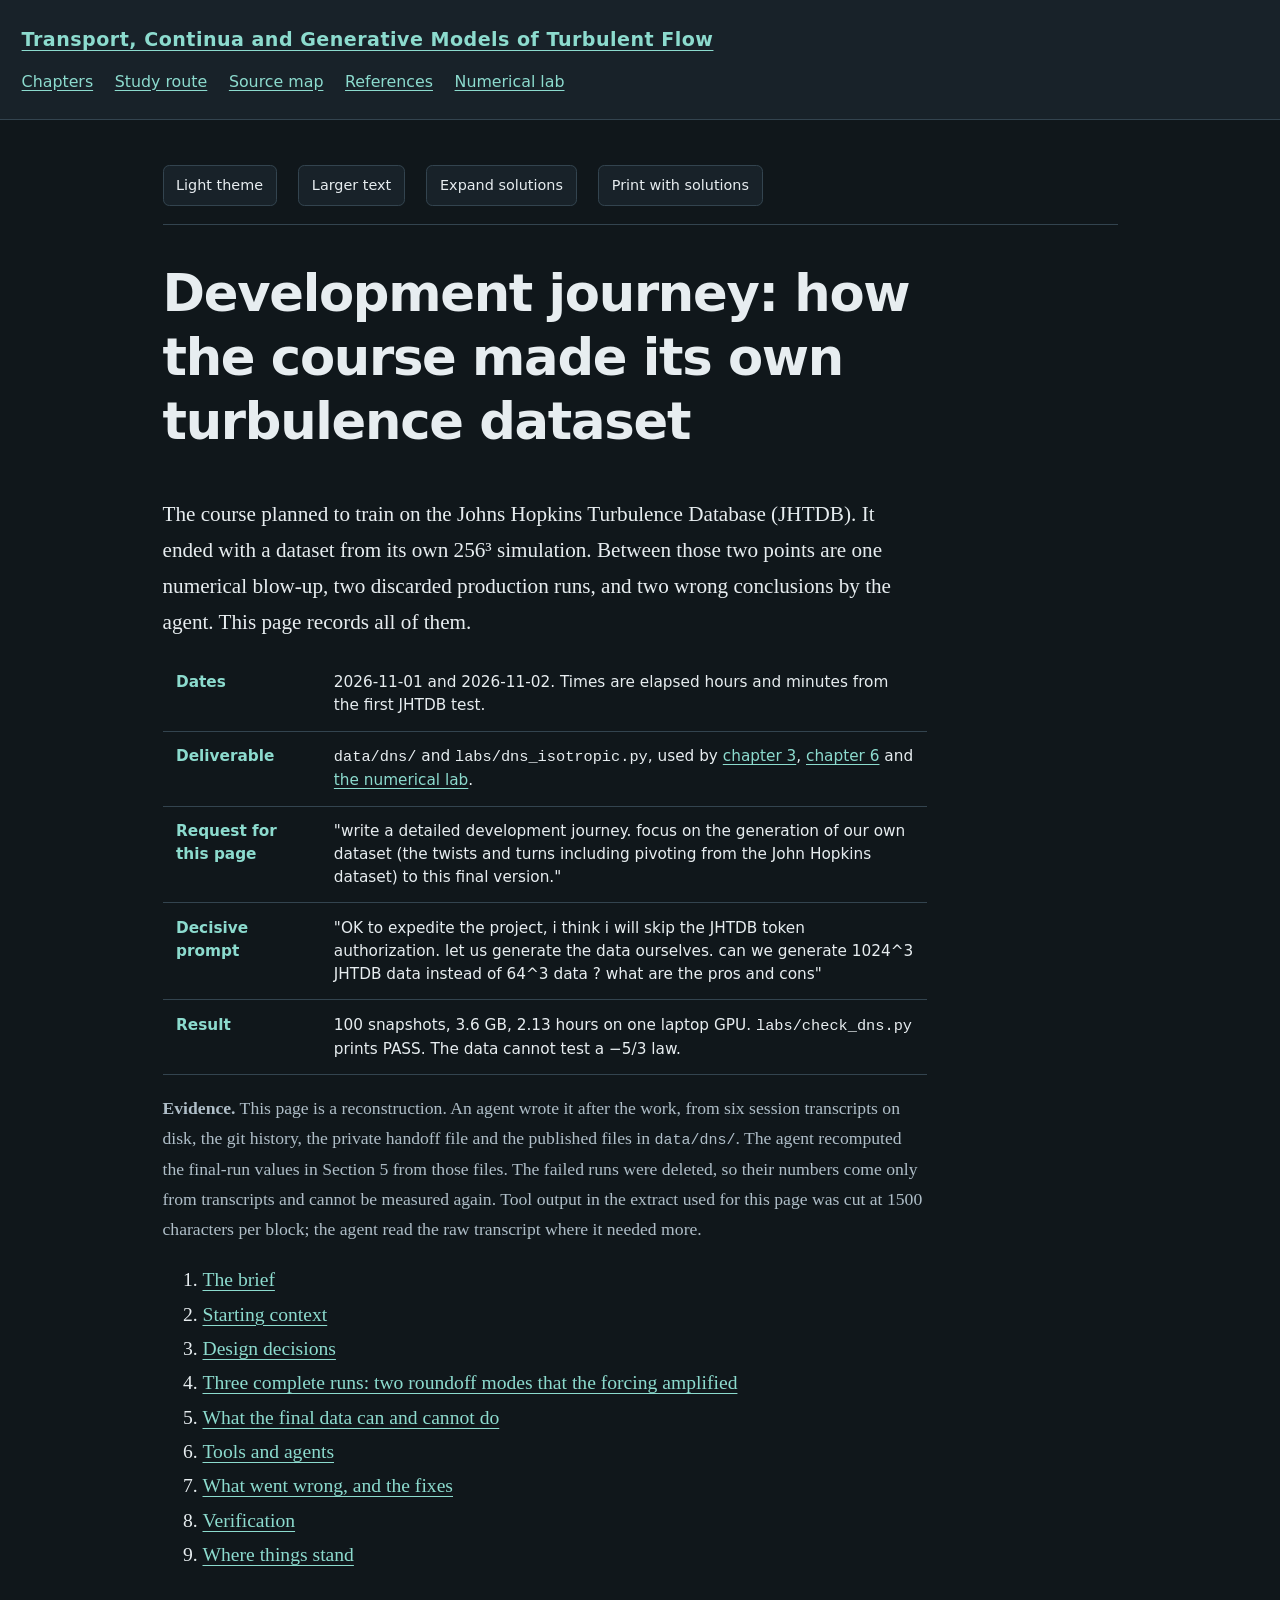
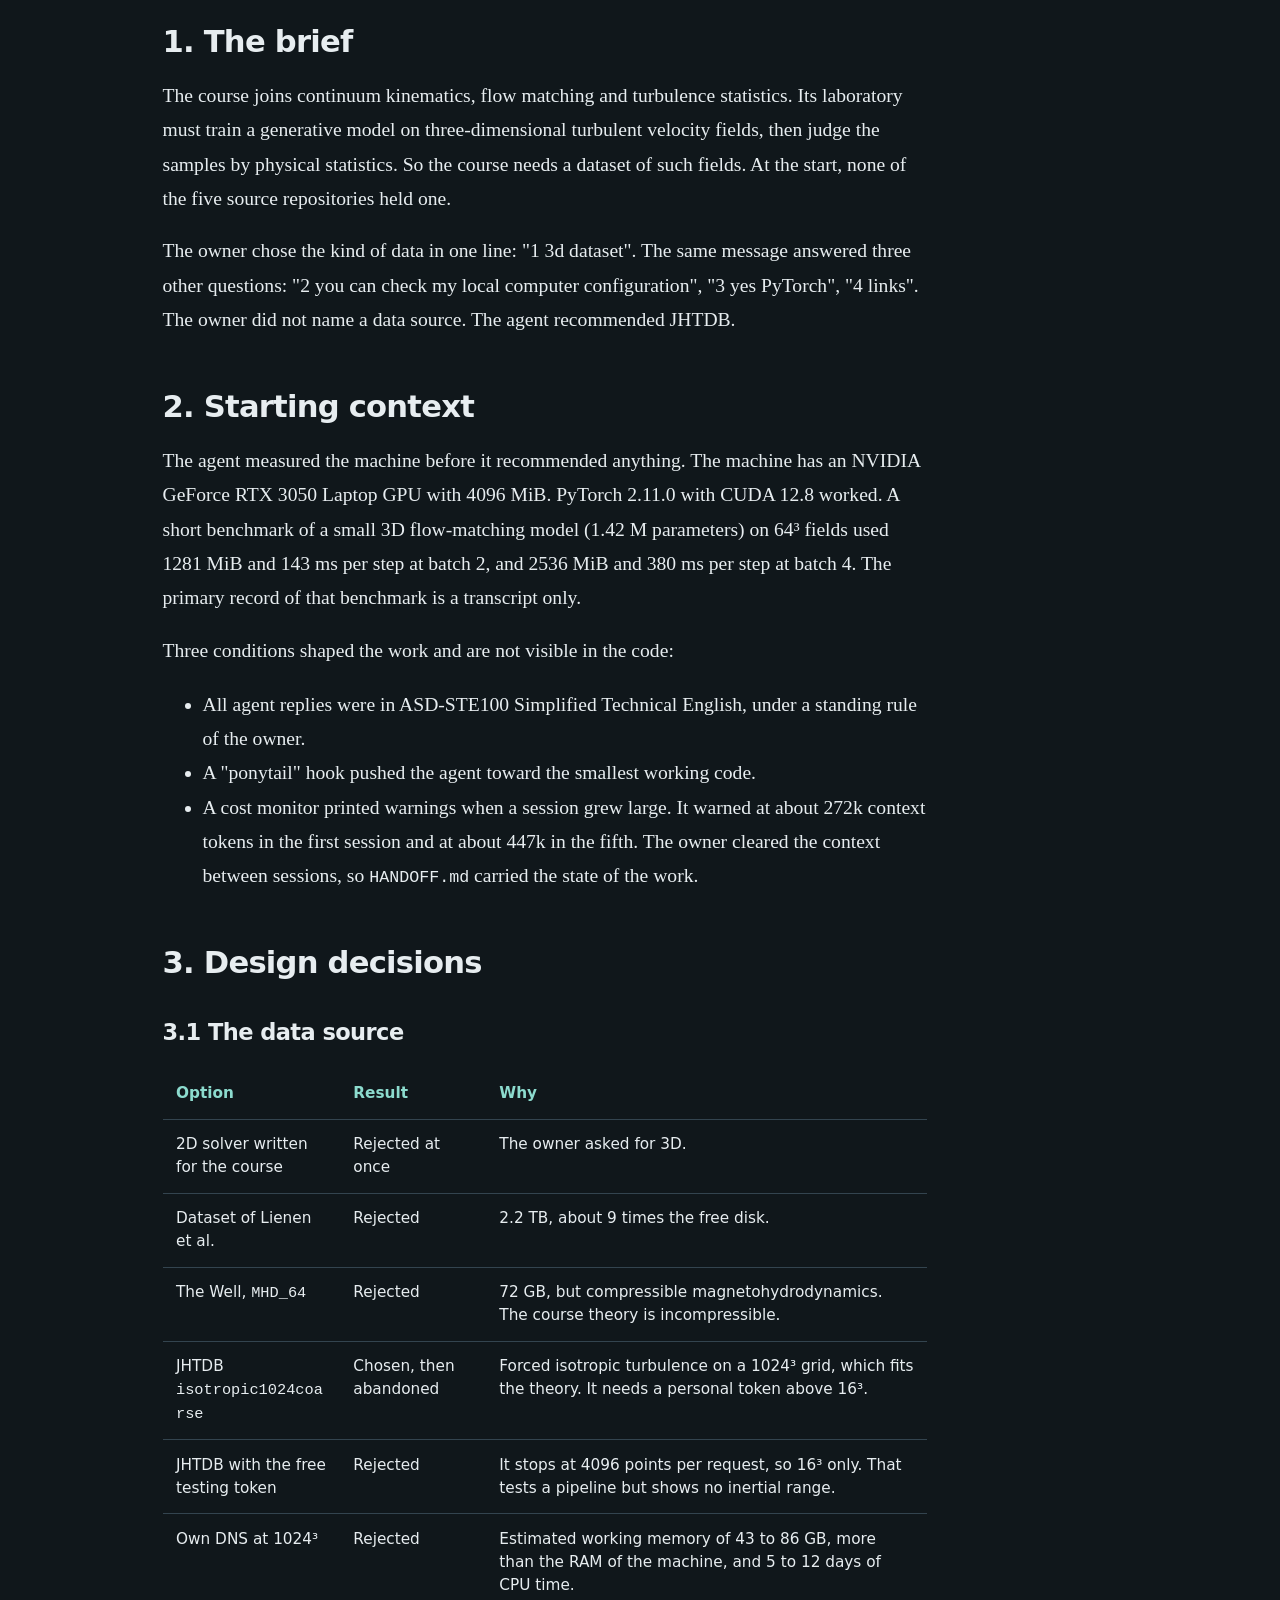
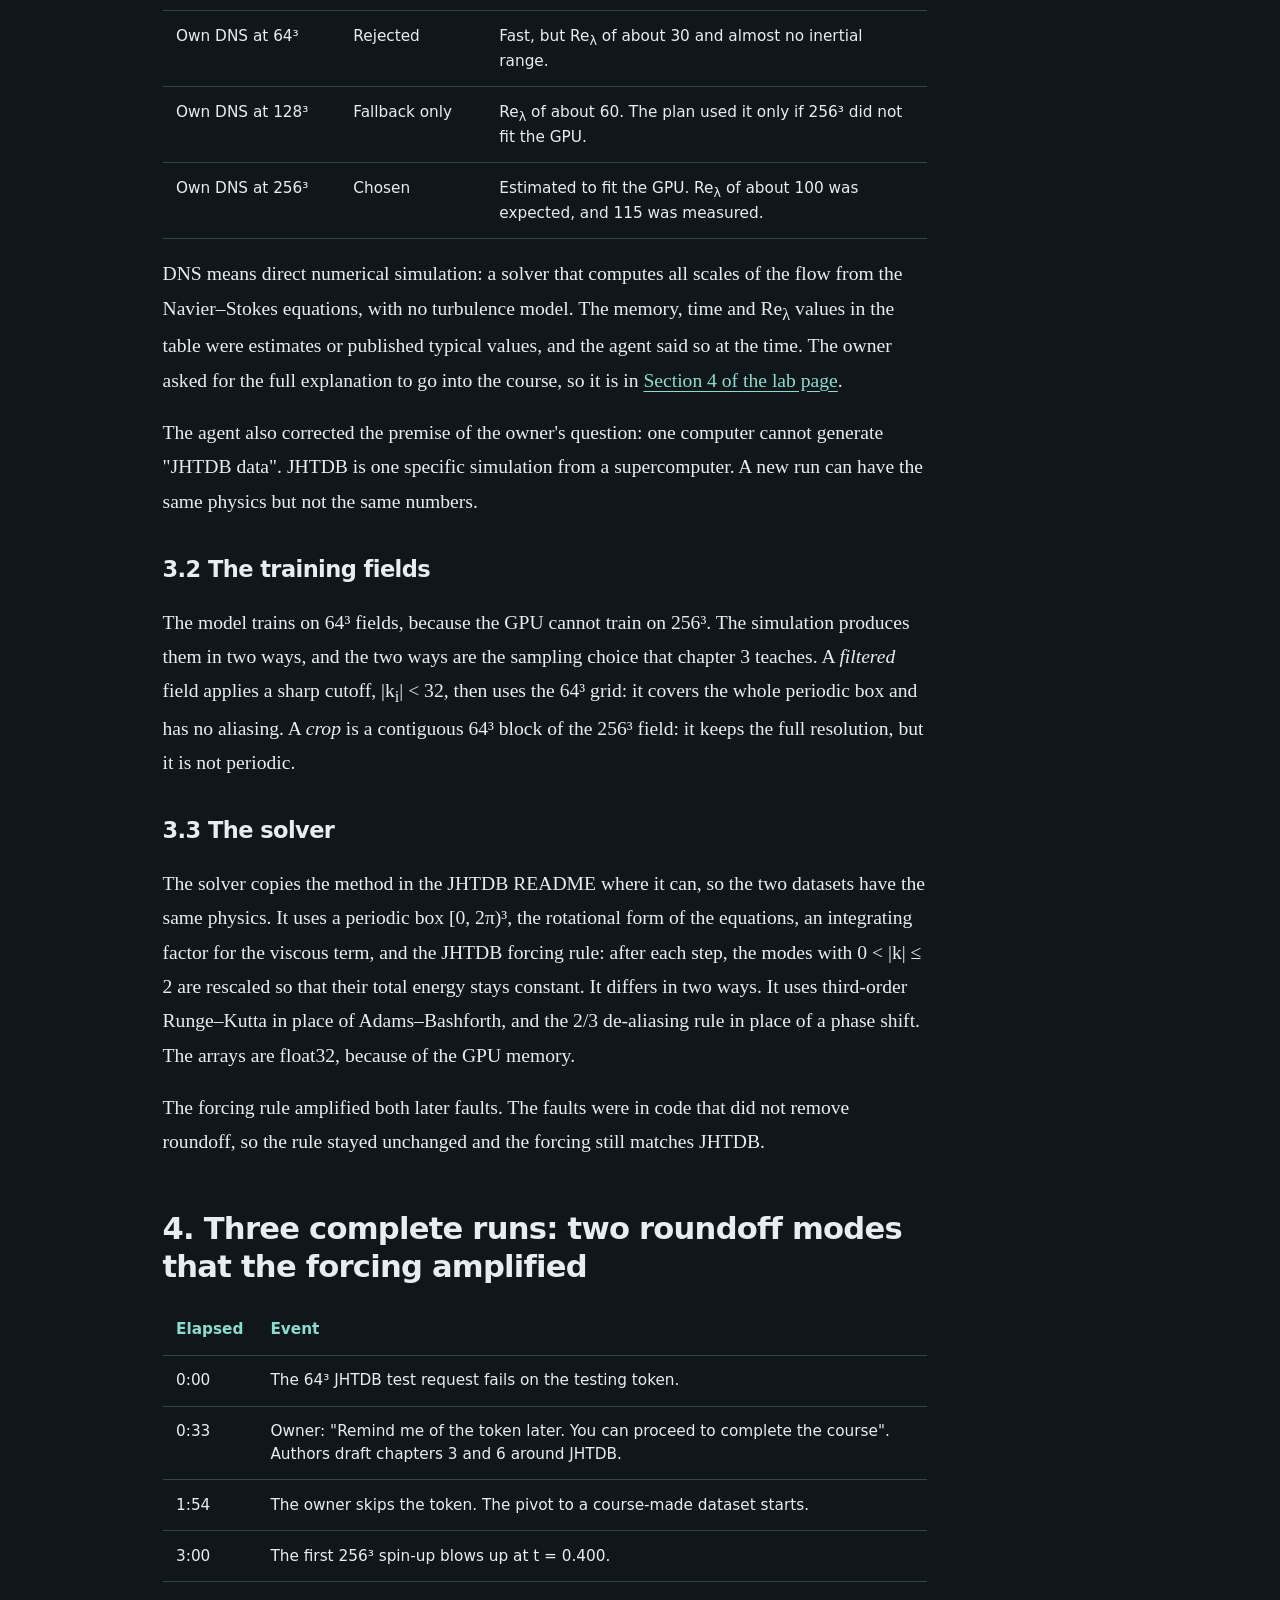
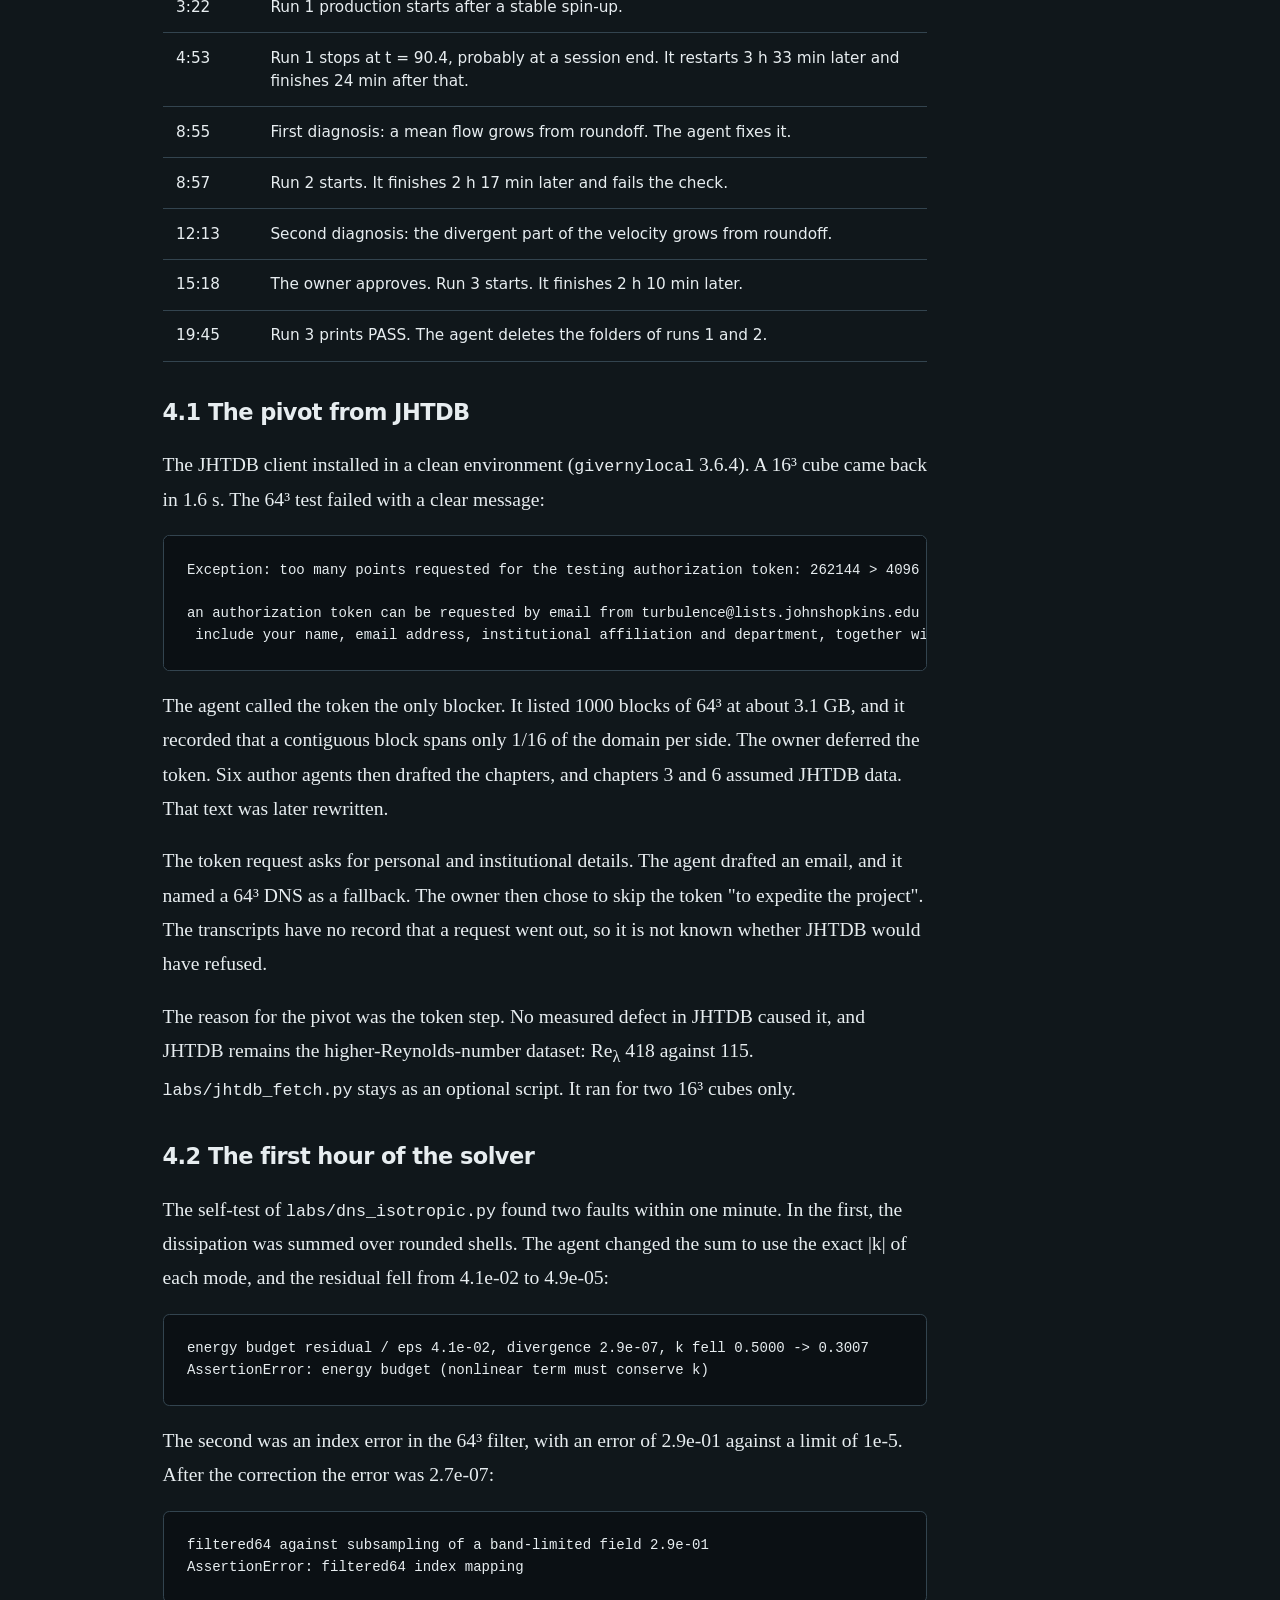
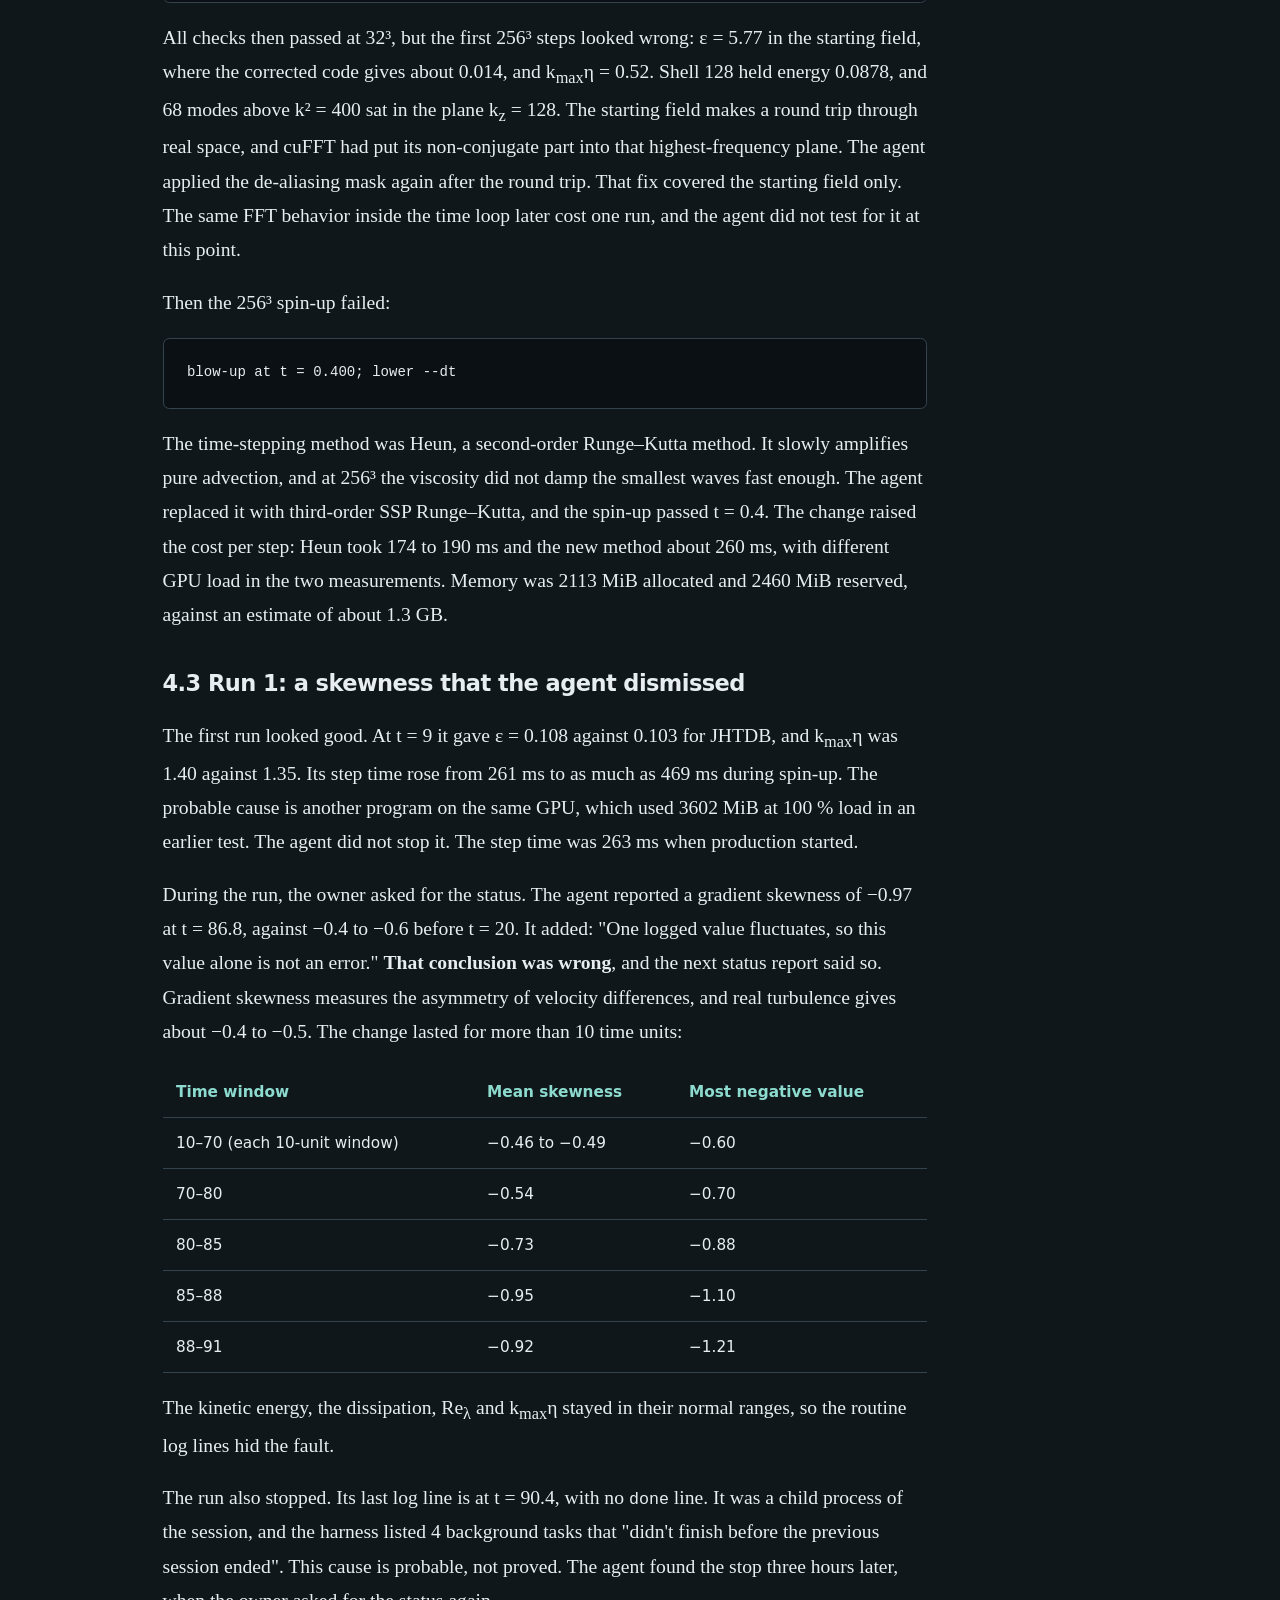
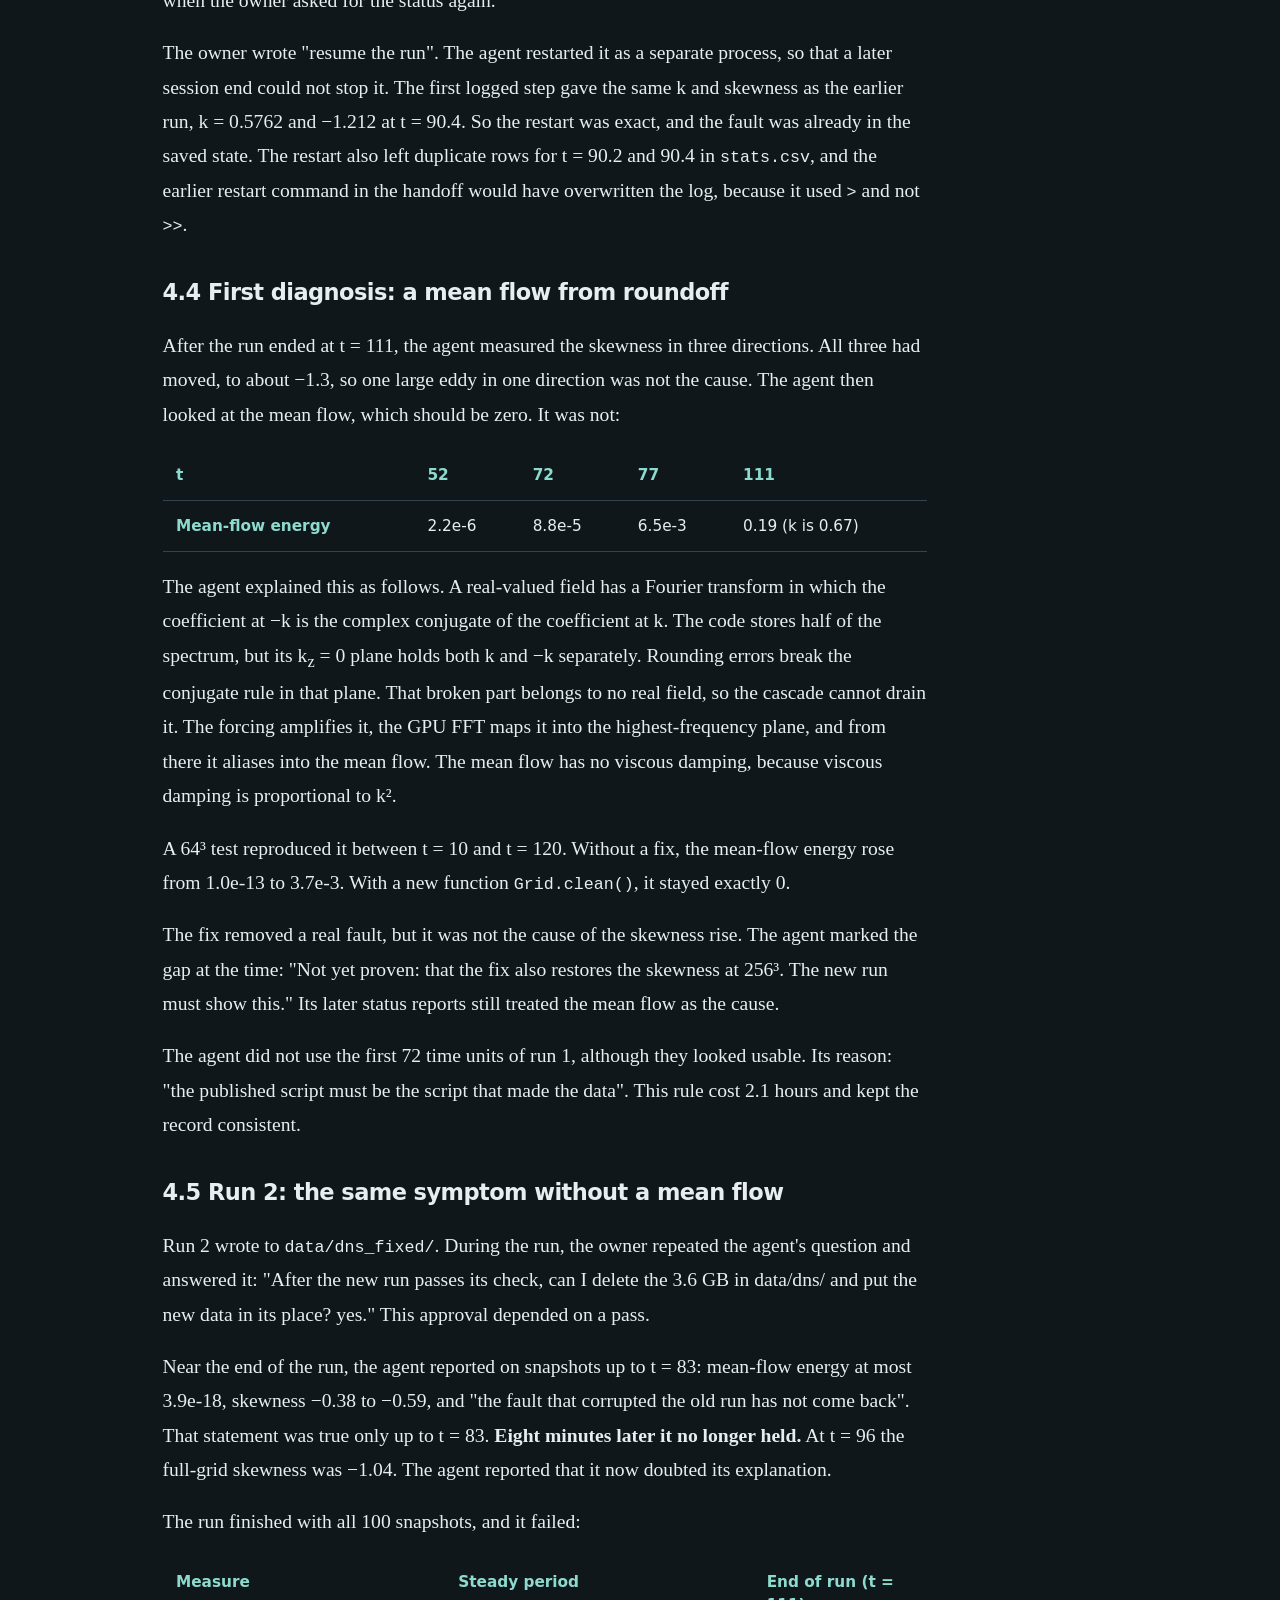
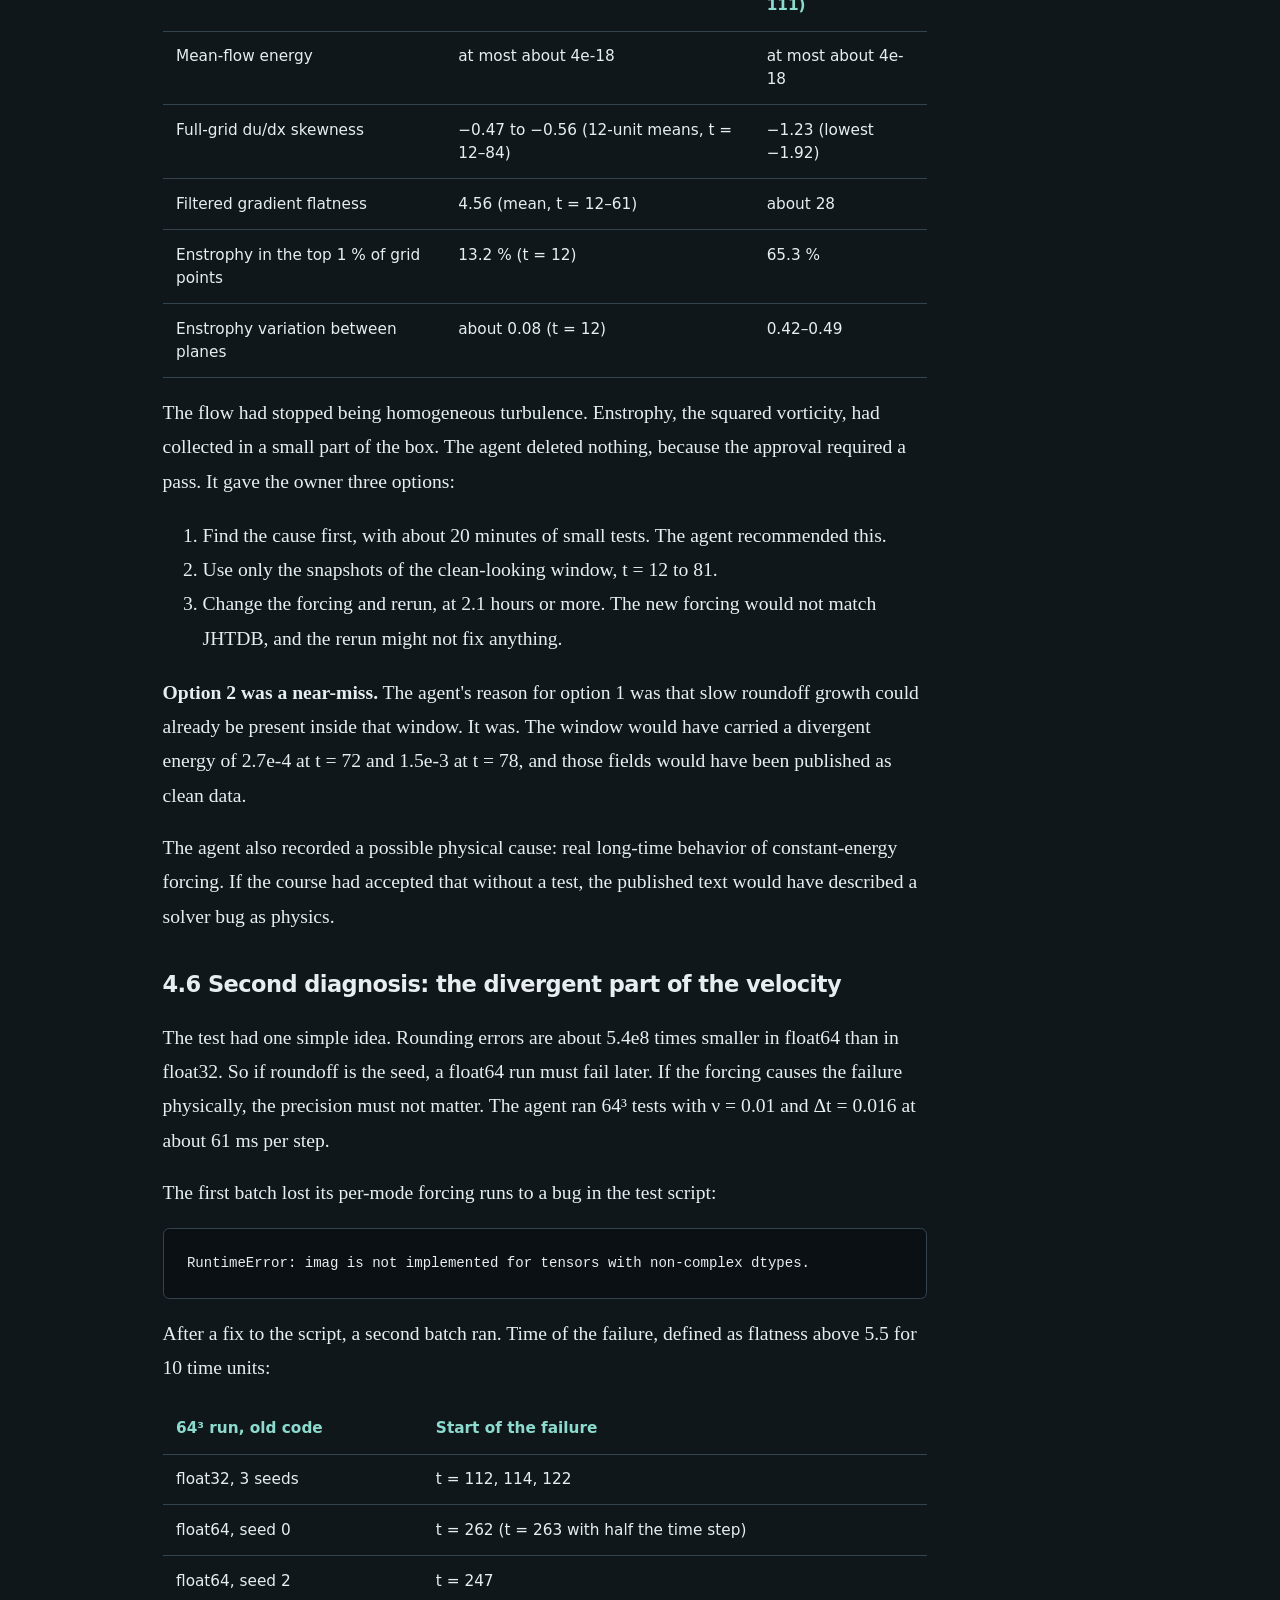
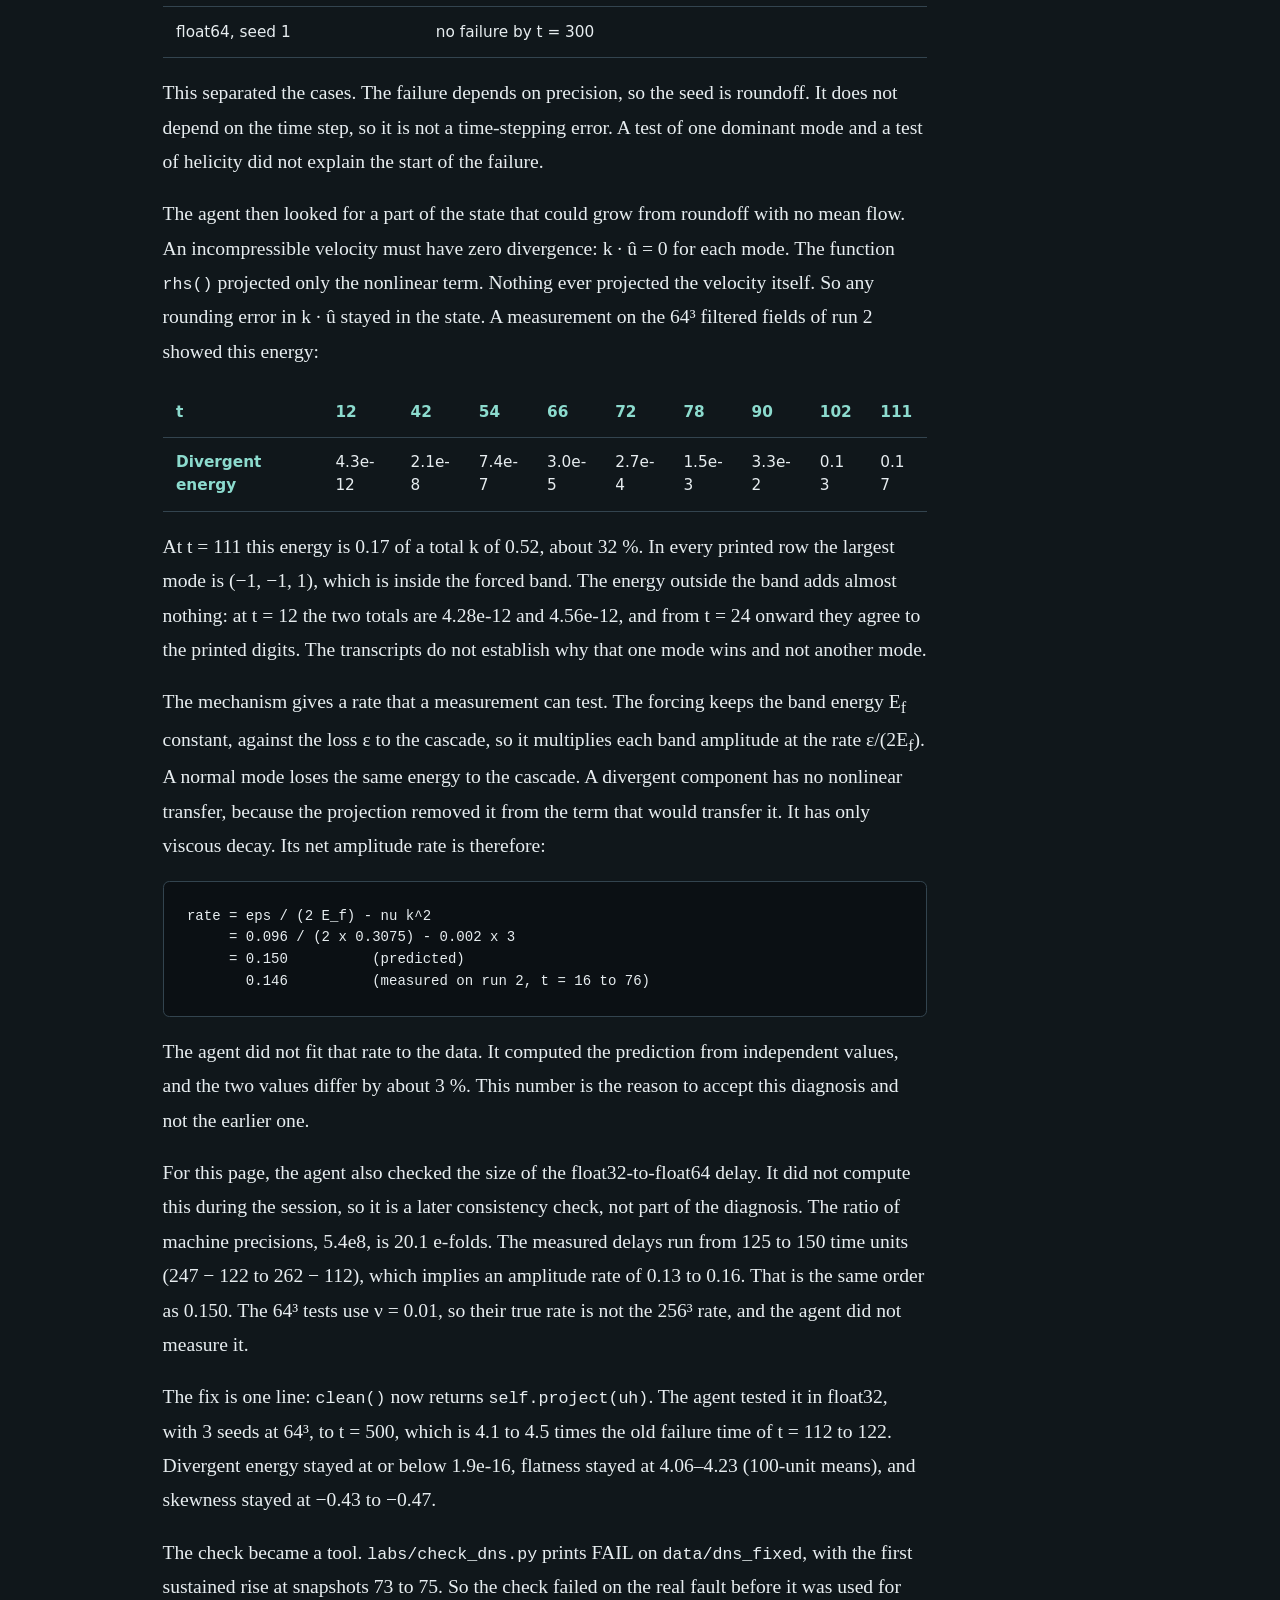
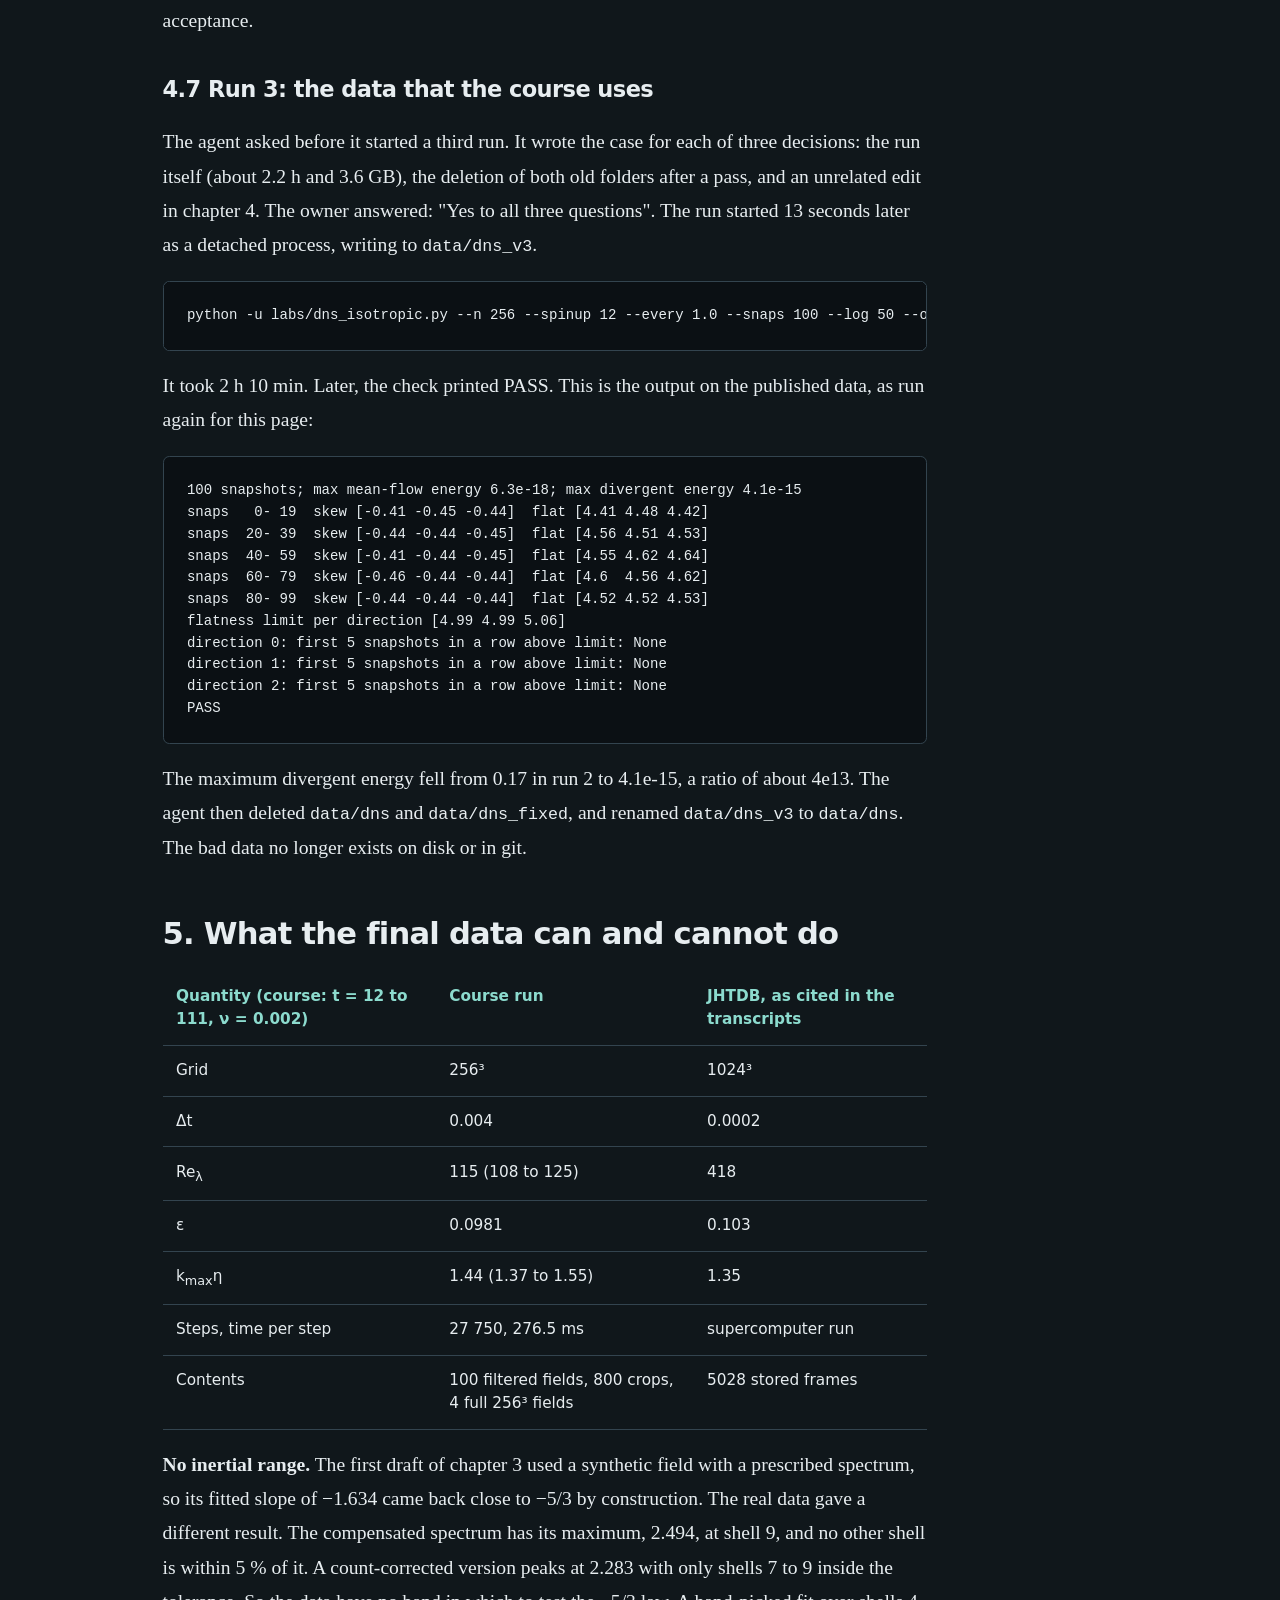
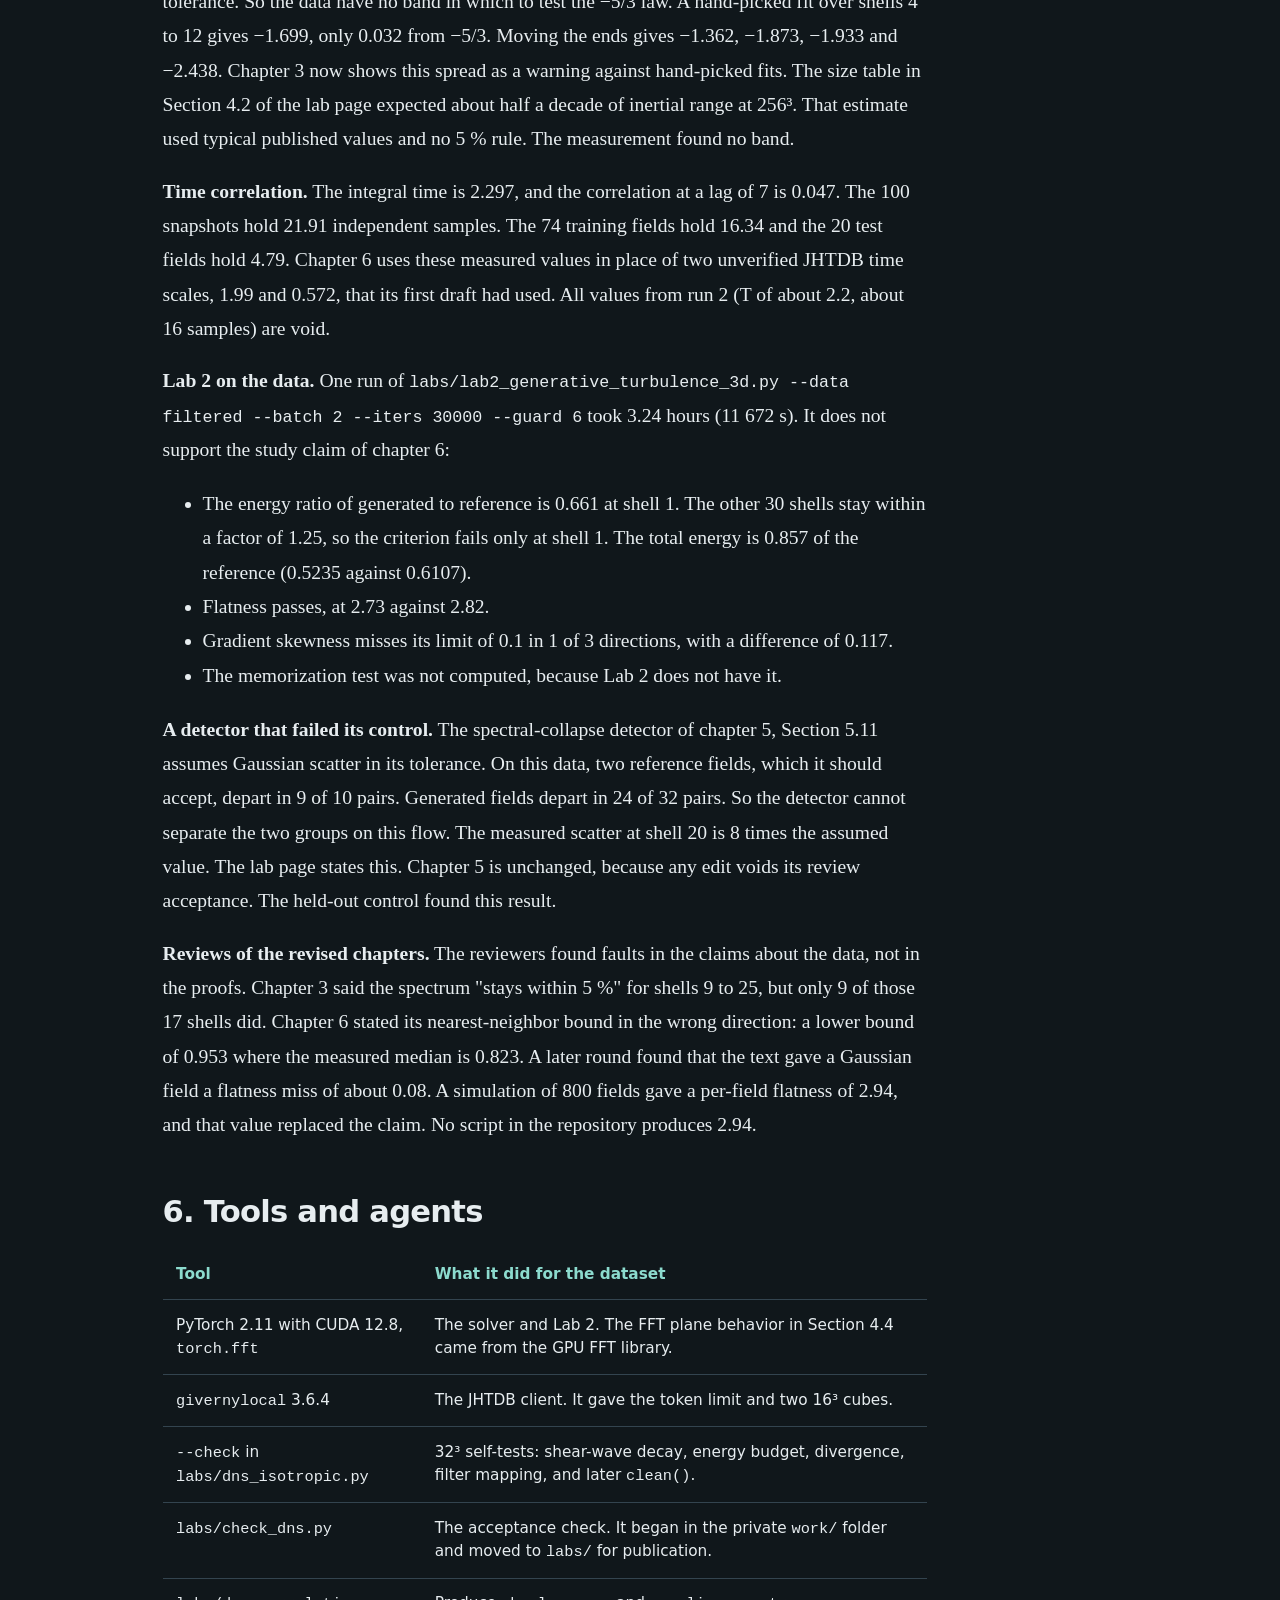
<file: development-journey.html>
<!doctype html>
<html lang="en"><head><meta charset="utf-8"><meta name="viewport" content="width=device-width,initial-scale=1">
<meta name="color-scheme" content="dark light"><meta name="book-content-sha256" content="1fa0f1b9994cb9aaff57206eaa3d7fa89957524db4836c809fc675b652c027b9">
<title>Development journey · Transport, Continua and Generative Turbulence</title><link rel="icon" href="data:,"><link rel="stylesheet" href="assets/book.css">
<script>window.MathJax={tex:{inlineMath:[['$','$'],['\\(','\\)']],displayMath:[['$$','$$'],['\\[','\\]']],processEscapes:true},svg:{fontCache:'local'},options:{skipHtmlTags:['script','noscript','style','textarea','pre','code']},startup:{pageReady:()=>MathJax.startup.defaultPageReady().then(()=>{document.documentElement.dataset.mathReady='true';})}};</script>
<script defer src="assets/mathjax-tex-svg.js"></script><script defer src="assets/book.js"></script></head>
<body><a class="skip" href="#main">Skip to content</a><header class="site-header"><a class="brand" href="index.html">Transport, Continua and Generative Models of Turbulent Flow</a><nav class="course-nav" aria-label="Book"><a href="index.html">Chapters</a><a href="book-overview.html">Study route</a><a href="source-map.html">Source map</a><a href="references.html">References</a><a href="numerical-lab.html">Numerical lab</a></nav></header>
<div class="layout no-toc"><main id="main"><div class="reading-tools"><button id="theme-toggle" aria-pressed="false">Light theme</button><button id="text-toggle" aria-pressed="false">Larger text</button><button id="solutions-toggle" aria-pressed="false">Expand solutions</button><button id="print-page">Print with solutions</button></div>
<article id="chapter-content"><!-- BOOK-CONTENT-START --><h1 id="journey">Development journey: how the course made its own turbulence dataset</h1>
<p class="lead">The course planned to train on the Johns Hopkins Turbulence Database (JHTDB). It ended with a dataset from its own 256³ simulation. Between those two points are one numerical blow-up, two discarded production runs, and two wrong conclusions by the agent. This page records all of them.</p>
<table>
<tbody>
<tr><th>Dates</th><td>2026-11-01 and 2026-11-02. Times are elapsed hours and minutes from the first JHTDB test.</td></tr>
<tr><th>Deliverable</th><td><code>data/dns/</code> and <code>labs/dns_isotropic.py</code>, used by <a href="chapter-03-energy-spectra-from-fields.html">chapter 3</a>, <a href="chapter-06-training-data-and-study-design.html">chapter 6</a> and <a href="numerical-lab.html#own-data">the numerical lab</a>.</td></tr>
<tr><th>Request for this page</th><td>"write a detailed development journey. focus on the generation of our own dataset (the twists and turns including pivoting from the John Hopkins dataset) to this final version."</td></tr>
<tr><th>Decisive prompt</th><td>"OK to expedite the project, i think i will skip the JHTDB token authorization. let us generate the data ourselves. can we generate 1024^3 JHTDB data instead of 64^3 data ? what are the pros and cons"</td></tr>
<tr><th>Result</th><td>100 snapshots, 3.6 GB, 2.13 hours on one laptop GPU. <code>labs/check_dns.py</code> prints PASS. The data cannot test a −5/3 law.</td></tr>
</tbody>
</table>
<p class="source-note"><strong>Evidence.</strong> This page is a reconstruction. An agent wrote it after the work, from six session transcripts on disk, the git history, the private handoff file and the published files in <code>data/dns/</code>. The agent recomputed the final-run values in Section 5 from those files. The failed runs were deleted, so their numbers come only from transcripts and cannot be measured again. Tool output in the extract used for this page was cut at 1500 characters per block; the agent read the raw transcript where it needed more.</p>
<ol>
<li><a href="#brief">The brief</a></li>
<li><a href="#start">Starting context</a></li>
<li><a href="#decisions">Design decisions</a></li>
<li><a href="#crux">Three complete runs: two roundoff modes that the forcing amplified</a></li>
<li><a href="#effects">What the final data can and cannot do</a></li>
<li><a href="#tools">Tools and agents</a></li>
<li><a href="#wrong">What went wrong, and the fixes</a></li>
<li><a href="#verification">Verification</a></li>
<li><a href="#stands">Where things stand</a></li>
</ol>

<h2 id="brief">1. The brief</h2>
<p>The course joins continuum kinematics, flow matching and turbulence statistics. Its laboratory must train a generative model on three-dimensional turbulent velocity fields, then judge the samples by physical statistics. So the course needs a dataset of such fields. At the start, none of the five source repositories held one.</p>
<p>The owner chose the kind of data in one line: "1 3d dataset". The same message answered three other questions: "2 you can check my local computer configuration", "3 yes PyTorch", "4 links". The owner did not name a data source. The agent recommended JHTDB.</p>

<h2 id="start">2. Starting context</h2>
<p>The agent measured the machine before it recommended anything. The machine has an NVIDIA GeForce RTX 3050 Laptop GPU with 4096 MiB. PyTorch 2.11.0 with CUDA 12.8 worked. A short benchmark of a small 3D flow-matching model (1.42 M parameters) on 64³ fields used 1281 MiB and 143 ms per step at batch 2, and 2536 MiB and 380 ms per step at batch 4. The primary record of that benchmark is a transcript only.</p>
<p>Three conditions shaped the work and are not visible in the code:</p>
<ul>
<li>All agent replies were in ASD-STE100 Simplified Technical English, under a standing rule of the owner.</li>
<li>A "ponytail" hook pushed the agent toward the smallest working code.</li>
<li>A cost monitor printed warnings when a session grew large. It warned at about 272k context tokens in the first session and at about 447k in the fifth. The owner cleared the context between sessions, so <code>HANDOFF.md</code> carried the state of the work.</li>
</ul>

<h2 id="decisions">3. Design decisions</h2>
<h3 id="decision-source">3.1 The data source</h3>
<table>
<thead><tr><th>Option</th><th>Result</th><th>Why</th></tr></thead>
<tbody>
<tr><td>2D solver written for the course</td><td>Rejected at once</td><td>The owner asked for 3D.</td></tr>
<tr><td>Dataset of Lienen et al.</td><td>Rejected</td><td>2.2 TB, about 9 times the free disk.</td></tr>
<tr><td>The Well, <code>MHD_64</code></td><td>Rejected</td><td>72 GB, but compressible magnetohydrodynamics. The course theory is incompressible.</td></tr>
<tr><td>JHTDB <code>isotropic1024coarse</code></td><td>Chosen, then abandoned</td><td>Forced isotropic turbulence on a 1024³ grid, which fits the theory. It needs a personal token above 16³.</td></tr>
<tr><td>JHTDB with the free testing token</td><td>Rejected</td><td>It stops at 4096 points per request, so 16³ only. That tests a pipeline but shows no inertial range.</td></tr>
<tr><td>Own DNS at 1024³</td><td>Rejected</td><td>Estimated working memory of 43 to 86 GB, more than the RAM of the machine, and 5 to 12 days of CPU time.</td></tr>
<tr><td>Own DNS at 64³</td><td>Rejected</td><td>Fast, but Re<sub>λ</sub> of about 30 and almost no inertial range.</td></tr>
<tr><td>Own DNS at 128³</td><td>Fallback only</td><td>Re<sub>λ</sub> of about 60. The plan used it only if 256³ did not fit the GPU.</td></tr>
<tr><td>Own DNS at 256³</td><td>Chosen</td><td>Estimated to fit the GPU. Re<sub>λ</sub> of about 100 was expected, and 115 was measured.</td></tr>
</tbody>
</table>
<p>DNS means direct numerical simulation: a solver that computes all scales of the flow from the Navier–Stokes equations, with no turbulence model. The memory, time and Re<sub>λ</sub> values in the table were estimates or published typical values, and the agent said so at the time. The owner asked for the full explanation to go into the course, so it is in <a href="numerical-lab.html#own-data">Section 4 of the lab page</a>.</p>
<p>The agent also corrected the premise of the owner's question: one computer cannot generate "JHTDB data". JHTDB is one specific simulation from a supercomputer. A new run can have the same physics but not the same numbers.</p>
<h3 id="decision-fields">3.2 The training fields</h3>
<p>The model trains on 64³ fields, because the GPU cannot train on 256³. The simulation produces them in two ways, and the two ways are the sampling choice that chapter 3 teaches. A <em>filtered</em> field applies a sharp cutoff, |k<sub>i</sub>| &lt; 32, then uses the 64³ grid: it covers the whole periodic box and has no aliasing. A <em>crop</em> is a contiguous 64³ block of the 256³ field: it keeps the full resolution, but it is not periodic.</p>
<h3 id="decision-solver">3.3 The solver</h3>
<p>The solver copies the method in the JHTDB README where it can, so the two datasets have the same physics. It uses a periodic box [0, 2π)³, the rotational form of the equations, an integrating factor for the viscous term, and the JHTDB forcing rule: after each step, the modes with 0 &lt; |k| ≤ 2 are rescaled so that their total energy stays constant. It differs in two ways. It uses third-order Runge–Kutta in place of Adams–Bashforth, and the 2/3 de-aliasing rule in place of a phase shift. The arrays are float32, because of the GPU memory.</p>
<p>The forcing rule amplified both later faults. The faults were in code that did not remove roundoff, so the rule stayed unchanged and the forcing still matches JHTDB.</p>

<h2 id="crux">4. Three complete runs: two roundoff modes that the forcing amplified</h2>
<table>
<thead><tr><th>Elapsed</th><th>Event</th></tr></thead>
<tbody>
<tr><td>0:00</td><td>The 64³ JHTDB test request fails on the testing token.</td></tr>
<tr><td>0:33</td><td>Owner: "Remind me of the token later. You can proceed to complete the course". Authors draft chapters 3 and 6 around JHTDB.</td></tr>
<tr><td>1:54</td><td>The owner skips the token. The pivot to a course-made dataset starts.</td></tr>
<tr><td>3:00</td><td>The first 256³ spin-up blows up at t = 0.400.</td></tr>
<tr><td>3:22</td><td>Run 1 production starts after a stable spin-up.</td></tr>
<tr><td>4:53</td><td>Run 1 stops at t = 90.4, probably at a session end. It restarts 3 h 33 min later and finishes 24 min after that.</td></tr>
<tr><td>8:55</td><td>First diagnosis: a mean flow grows from roundoff. The agent fixes it.</td></tr>
<tr><td>8:57</td><td>Run 2 starts. It finishes 2 h 17 min later and fails the check.</td></tr>
<tr><td>12:13</td><td>Second diagnosis: the divergent part of the velocity grows from roundoff.</td></tr>
<tr><td>15:18</td><td>The owner approves. Run 3 starts. It finishes 2 h 10 min later.</td></tr>
<tr><td>19:45</td><td>Run 3 prints PASS. The agent deletes the folders of runs 1 and 2.</td></tr>
</tbody>
</table>

<h3 id="pivot">4.1 The pivot from JHTDB</h3>
<p>The JHTDB client installed in a clean environment (<code>givernylocal</code> 3.6.4). A 16³ cube came back in 1.6 s. The 64³ test failed with a clear message:</p>
<div class="output"><pre>Exception: too many points requested for the testing authorization token: 262144 &gt; 4096

an authorization token can be requested by email from turbulence@lists.johnshopkins.edu
 include your name, email address, institutional affiliation and department, together with a short description of your intended use of the database</pre></div>
<p>The agent called the token the only blocker. It listed 1000 blocks of 64³ at about 3.1 GB, and it recorded that a contiguous block spans only 1/16 of the domain per side. The owner deferred the token. Six author agents then drafted the chapters, and chapters 3 and 6 assumed JHTDB data. That text was later rewritten.</p>
<p>The token request asks for personal and institutional details. The agent drafted an email, and it named a 64³ DNS as a fallback. The owner then chose to skip the token "to expedite the project". The transcripts have no record that a request went out, so it is not known whether JHTDB would have refused.</p>
<p>The reason for the pivot was the token step. No measured defect in JHTDB caused it, and JHTDB remains the higher-Reynolds-number dataset: Re<sub>λ</sub> 418 against 115. <code>labs/jhtdb_fetch.py</code> stays as an optional script. It ran for two 16³ cubes only.</p>

<h3 id="first-hour">4.2 The first hour of the solver</h3>
<p>The self-test of <code>labs/dns_isotropic.py</code> found two faults within one minute. In the first, the dissipation was summed over rounded shells. The agent changed the sum to use the exact |k| of each mode, and the residual fell from 4.1e-02 to 4.9e-05:</p>
<div class="output"><pre>energy budget residual / eps 4.1e-02, divergence 2.9e-07, k fell 0.5000 -&gt; 0.3007
AssertionError: energy budget (nonlinear term must conserve k)</pre></div>
<p>The second was an index error in the 64³ filter, with an error of 2.9e-01 against a limit of 1e-5. After the correction the error was 2.7e-07:</p>
<div class="output"><pre>filtered64 against subsampling of a band-limited field 2.9e-01
AssertionError: filtered64 index mapping</pre></div>
<p>All checks then passed at 32³, but the first 256³ steps looked wrong: ε = 5.77 in the starting field, where the corrected code gives about 0.014, and k<sub>max</sub>η = 0.52. Shell 128 held energy 0.0878, and 68 modes above k² = 400 sat in the plane k<sub>z</sub> = 128. The starting field makes a round trip through real space, and cuFFT had put its non-conjugate part into that highest-frequency plane. The agent applied the de-aliasing mask again after the round trip. That fix covered the starting field only. The same FFT behavior inside the time loop later cost one run, and the agent did not test for it at this point.</p>
<p>Then the 256³ spin-up failed:</p>
<div class="output"><pre>blow-up at t = 0.400; lower --dt</pre></div>
<p>The time-stepping method was Heun, a second-order Runge–Kutta method. It slowly amplifies pure advection, and at 256³ the viscosity did not damp the smallest waves fast enough. The agent replaced it with third-order SSP Runge–Kutta, and the spin-up passed t = 0.4. The change raised the cost per step: Heun took 174 to 190 ms and the new method about 260 ms, with different GPU load in the two measurements. Memory was 2113 MiB allocated and 2460 MiB reserved, against an estimate of about 1.3 GB.</p>

<h3 id="run1">4.3 Run 1: a skewness that the agent dismissed</h3>
<p>The first run looked good. At t = 9 it gave ε = 0.108 against 0.103 for JHTDB, and k<sub>max</sub>η was 1.40 against 1.35. Its step time rose from 261 ms to as much as 469 ms during spin-up. The probable cause is another program on the same GPU, which used 3602 MiB at 100 % load in an earlier test. The agent did not stop it. The step time was 263 ms when production started.</p>
<p>During the run, the owner asked for the status. The agent reported a gradient skewness of −0.97 at t = 86.8, against −0.4 to −0.6 before t = 20. It added: "One logged value fluctuates, so this value alone is not an error." <strong>That conclusion was wrong</strong>, and the next status report said so. Gradient skewness measures the asymmetry of velocity differences, and real turbulence gives about −0.4 to −0.5. The change lasted for more than 10 time units:</p>
<table>
<thead><tr><th>Time window</th><th>Mean skewness</th><th>Most negative value</th></tr></thead>
<tbody>
<tr><td>10–70 (each 10-unit window)</td><td>−0.46 to −0.49</td><td>−0.60</td></tr>
<tr><td>70–80</td><td>−0.54</td><td>−0.70</td></tr>
<tr><td>80–85</td><td>−0.73</td><td>−0.88</td></tr>
<tr><td>85–88</td><td>−0.95</td><td>−1.10</td></tr>
<tr><td>88–91</td><td>−0.92</td><td>−1.21</td></tr>
</tbody>
</table>
<p>The kinetic energy, the dissipation, Re<sub>λ</sub> and k<sub>max</sub>η stayed in their normal ranges, so the routine log lines hid the fault.</p>
<p>The run also stopped. Its last log line is at t = 90.4, with no <code>done</code> line. It was a child process of the session, and the harness listed 4 background tasks that "didn't finish before the previous session ended". This cause is probable, not proved. The agent found the stop three hours later, when the owner asked for the status again.</p>
<p>The owner wrote "resume the run". The agent restarted it as a separate process, so that a later session end could not stop it. The first logged step gave the same k and skewness as the earlier run, k = 0.5762 and −1.212 at t = 90.4. So the restart was exact, and the fault was already in the saved state. The restart also left duplicate rows for t = 90.2 and 90.4 in <code>stats.csv</code>, and the earlier restart command in the handoff would have overwritten the log, because it used <code>&gt;</code> and not <code>&gt;&gt;</code>.</p>

<h3 id="diagnosis1">4.4 First diagnosis: a mean flow from roundoff</h3>
<p>After the run ended at t = 111, the agent measured the skewness in three directions. All three had moved, to about −1.3, so one large eddy in one direction was not the cause. The agent then looked at the mean flow, which should be zero. It was not:</p>
<table>
<thead><tr><th>t</th><th>52</th><th>72</th><th>77</th><th>111</th></tr></thead>
<tbody><tr><th>Mean-flow energy</th><td>2.2e-6</td><td>8.8e-5</td><td>6.5e-3</td><td>0.19 (k is 0.67)</td></tr></tbody>
</table>
<p>The agent explained this as follows. A real-valued field has a Fourier transform in which the coefficient at −k is the complex conjugate of the coefficient at k. The code stores half of the spectrum, but its k<sub>z</sub> = 0 plane holds both k and −k separately. Rounding errors break the conjugate rule in that plane. That broken part belongs to no real field, so the cascade cannot drain it. The forcing amplifies it, the GPU FFT maps it into the highest-frequency plane, and from there it aliases into the mean flow. The mean flow has no viscous damping, because viscous damping is proportional to k².</p>
<p>A 64³ test reproduced it between t = 10 and t = 120. Without a fix, the mean-flow energy rose from 1.0e-13 to 3.7e-3. With a new function <code>Grid.clean()</code>, it stayed exactly 0.</p>
<p>The fix removed a real fault, but it was not the cause of the skewness rise. The agent marked the gap at the time: "Not yet proven: that the fix also restores the skewness at 256³. The new run must show this." Its later status reports still treated the mean flow as the cause.</p>
<p>The agent did not use the first 72 time units of run 1, although they looked usable. Its reason: "the published script must be the script that made the data". This rule cost 2.1 hours and kept the record consistent.</p>

<h3 id="run2">4.5 Run 2: the same symptom without a mean flow</h3>
<p>Run 2 wrote to <code>data/dns_fixed/</code>. During the run, the owner repeated the agent's question and answered it: "After the new run passes its check, can I delete the 3.6 GB in data/dns/ and put the new data in its place?  yes." This approval depended on a pass.</p>
<p>Near the end of the run, the agent reported on snapshots up to t = 83: mean-flow energy at most 3.9e-18, skewness −0.38 to −0.59, and "the fault that corrupted the old run has not come back". That statement was true only up to t = 83. <strong>Eight minutes later it no longer held.</strong> At t = 96 the full-grid skewness was −1.04. The agent reported that it now doubted its explanation.</p>
<p>The run finished with all 100 snapshots, and it failed:</p>
<table>
<thead><tr><th>Measure</th><th>Steady period</th><th>End of run (t = 111)</th></tr></thead>
<tbody>
<tr><td>Mean-flow energy</td><td>at most about 4e-18</td><td>at most about 4e-18</td></tr>
<tr><td>Full-grid du/dx skewness</td><td>−0.47 to −0.56 (12-unit means, t = 12–84)</td><td>−1.23 (lowest −1.92)</td></tr>
<tr><td>Filtered gradient flatness</td><td>4.56 (mean, t = 12–61)</td><td>about 28</td></tr>
<tr><td>Enstrophy in the top 1 % of grid points</td><td>13.2 % (t = 12)</td><td>65.3 %</td></tr>
<tr><td>Enstrophy variation between planes</td><td>about 0.08 (t = 12)</td><td>0.42–0.49</td></tr>
</tbody>
</table>
<p>The flow had stopped being homogeneous turbulence. Enstrophy, the squared vorticity, had collected in a small part of the box. The agent deleted nothing, because the approval required a pass. It gave the owner three options:</p>
<ol>
<li>Find the cause first, with about 20 minutes of small tests. The agent recommended this.</li>
<li>Use only the snapshots of the clean-looking window, t = 12 to 81.</li>
<li>Change the forcing and rerun, at 2.1 hours or more. The new forcing would not match JHTDB, and the rerun might not fix anything.</li>
</ol>
<p><strong>Option 2 was a near-miss.</strong> The agent's reason for option 1 was that slow roundoff growth could already be present inside that window. It was. The window would have carried a divergent energy of 2.7e-4 at t = 72 and 1.5e-3 at t = 78, and those fields would have been published as clean data.</p>
<p>The agent also recorded a possible physical cause: real long-time behavior of constant-energy forcing. If the course had accepted that without a test, the published text would have described a solver bug as physics.</p>

<h3 id="diagnosis2">4.6 Second diagnosis: the divergent part of the velocity</h3>
<p>The test had one simple idea. Rounding errors are about 5.4e8 times smaller in float64 than in float32. So if roundoff is the seed, a float64 run must fail later. If the forcing causes the failure physically, the precision must not matter. The agent ran 64³ tests with ν = 0.01 and Δt = 0.016 at about 61 ms per step.</p>
<p>The first batch lost its per-mode forcing runs to a bug in the test script:</p>
<div class="output"><pre>RuntimeError: imag is not implemented for tensors with non-complex dtypes.</pre></div>
<p>After a fix to the script, a second batch ran. Time of the failure, defined as flatness above 5.5 for 10 time units:</p>
<table>
<thead><tr><th>64³ run, old code</th><th>Start of the failure</th></tr></thead>
<tbody>
<tr><td>float32, 3 seeds</td><td>t = 112, 114, 122</td></tr>
<tr><td>float64, seed 0</td><td>t = 262 (t = 263 with half the time step)</td></tr>
<tr><td>float64, seed 2</td><td>t = 247</td></tr>
<tr><td>float64, seed 1</td><td>no failure by t = 300</td></tr>
</tbody>
</table>
<p>This separated the cases. The failure depends on precision, so the seed is roundoff. It does not depend on the time step, so it is not a time-stepping error. A test of one dominant mode and a test of helicity did not explain the start of the failure.</p>
<p>The agent then looked for a part of the state that could grow from roundoff with no mean flow. An incompressible velocity must have zero divergence: k · û = 0 for each mode. The function <code>rhs()</code> projected only the nonlinear term. Nothing ever projected the velocity itself. So any rounding error in k · û stayed in the state. A measurement on the 64³ filtered fields of run 2 showed this energy:</p>
<table>
<thead><tr><th>t</th><th>12</th><th>42</th><th>54</th><th>66</th><th>72</th><th>78</th><th>90</th><th>102</th><th>111</th></tr></thead>
<tbody><tr><th>Divergent energy</th><td>4.3e-12</td><td>2.1e-8</td><td>7.4e-7</td><td>3.0e-5</td><td>2.7e-4</td><td>1.5e-3</td><td>3.3e-2</td><td>0.13</td><td>0.17</td></tr></tbody>
</table>
<p>At t = 111 this energy is 0.17 of a total k of 0.52, about 32 %. In every printed row the largest mode is (−1, −1, 1), which is inside the forced band. The energy outside the band adds almost nothing: at t = 12 the two totals are 4.28e-12 and 4.56e-12, and from t = 24 onward they agree to the printed digits. The transcripts do not establish why that one mode wins and not another mode.</p>
<p>The mechanism gives a rate that a measurement can test. The forcing keeps the band energy E<sub>f</sub> constant, against the loss ε to the cascade, so it multiplies each band amplitude at the rate ε/(2E<sub>f</sub>). A normal mode loses the same energy to the cascade. A divergent component has no nonlinear transfer, because the projection removed it from the term that would transfer it. It has only viscous decay. Its net amplitude rate is therefore:</p>
<div class="output"><pre>rate = eps / (2 E_f) - nu k^2
     = 0.096 / (2 x 0.3075) - 0.002 x 3
     = 0.150          (predicted)
       0.146          (measured on run 2, t = 16 to 76)</pre></div>
<p>The agent did not fit that rate to the data. It computed the prediction from independent values, and the two values differ by about 3 %. This number is the reason to accept this diagnosis and not the earlier one.</p>
<p>For this page, the agent also checked the size of the float32-to-float64 delay. It did not compute this during the session, so it is a later consistency check, not part of the diagnosis. The ratio of machine precisions, 5.4e8, is 20.1 e-folds. The measured delays run from 125 to 150 time units (247 − 122 to 262 − 112), which implies an amplitude rate of 0.13 to 0.16. That is the same order as 0.150. The 64³ tests use ν = 0.01, so their true rate is not the 256³ rate, and the agent did not measure it.</p>
<p>The fix is one line: <code>clean()</code> now returns <code>self.project(uh)</code>. The agent tested it in float32, with 3 seeds at 64³, to t = 500, which is 4.1 to 4.5 times the old failure time of t = 112 to 122. Divergent energy stayed at or below 1.9e-16, flatness stayed at 4.06–4.23 (100-unit means), and skewness stayed at −0.43 to −0.47.</p>
<p>The check became a tool. <code>labs/check_dns.py</code> prints FAIL on <code>data/dns_fixed</code>, with the first sustained rise at snapshots 73 to 75. So the check failed on the real fault before it was used for acceptance.</p>

<h3 id="run3">4.7 Run 3: the data that the course uses</h3>
<p>The agent asked before it started a third run. It wrote the case for each of three decisions: the run itself (about 2.2 h and 3.6 GB), the deletion of both old folders after a pass, and an unrelated edit in chapter 4. The owner answered: "Yes to all three questions". The run started 13 seconds later as a detached process, writing to <code>data/dns_v3</code>.</p>
<div class="output"><pre>python -u labs/dns_isotropic.py --n 256 --spinup 12 --every 1.0 --snaps 100 --log 50 --out data/dns_v3</pre></div>
<p>It took 2 h 10 min. Later, the check printed PASS. This is the output on the published data, as run again for this page:</p>
<div class="output"><pre>100 snapshots; max mean-flow energy 6.3e-18; max divergent energy 4.1e-15
snaps   0- 19  skew [-0.41 -0.45 -0.44]  flat [4.41 4.48 4.42]
snaps  20- 39  skew [-0.44 -0.44 -0.45]  flat [4.56 4.51 4.53]
snaps  40- 59  skew [-0.41 -0.44 -0.45]  flat [4.55 4.62 4.64]
snaps  60- 79  skew [-0.46 -0.44 -0.44]  flat [4.6  4.56 4.62]
snaps  80- 99  skew [-0.44 -0.44 -0.44]  flat [4.52 4.52 4.53]
flatness limit per direction [4.99 4.99 5.06]
direction 0: first 5 snapshots in a row above limit: None
direction 1: first 5 snapshots in a row above limit: None
direction 2: first 5 snapshots in a row above limit: None
PASS</pre></div>
<p>The maximum divergent energy fell from 0.17 in run 2 to 4.1e-15, a ratio of about 4e13. The agent then deleted <code>data/dns</code> and <code>data/dns_fixed</code>, and renamed <code>data/dns_v3</code> to <code>data/dns</code>. The bad data no longer exists on disk or in git.</p>

<h2 id="effects">5. What the final data can and cannot do</h2>
<table>
<thead><tr><th>Quantity (course: t = 12 to 111, ν = 0.002)</th><th>Course run</th><th>JHTDB, as cited in the transcripts</th></tr></thead>
<tbody>
<tr><td>Grid</td><td>256³</td><td>1024³</td></tr>
<tr><td>Δt</td><td>0.004</td><td>0.0002</td></tr>
<tr><td>Re<sub>λ</sub></td><td>115 (108 to 125)</td><td>418</td></tr>
<tr><td>ε</td><td>0.0981</td><td>0.103</td></tr>
<tr><td>k<sub>max</sub>η</td><td>1.44 (1.37 to 1.55)</td><td>1.35</td></tr>
<tr><td>Steps, time per step</td><td>27 750, 276.5 ms</td><td>supercomputer run</td></tr>
<tr><td>Contents</td><td>100 filtered fields, 800 crops, 4 full 256³ fields</td><td>5028 stored frames</td></tr>
</tbody>
</table>
<p><strong>No inertial range.</strong> The first draft of chapter 3 used a synthetic field with a prescribed spectrum, so its fitted slope of −1.634 came back close to −5/3 by construction. The real data gave a different result. The compensated spectrum has its maximum, 2.494, at shell 9, and no other shell is within 5 % of it. A count-corrected version peaks at 2.283 with only shells 7 to 9 inside the tolerance. So the data have no band in which to test the −5/3 law. A hand-picked fit over shells 4 to 12 gives −1.699, only 0.032 from −5/3. Moving the ends gives −1.362, −1.873, −1.933 and −2.438. Chapter 3 now shows this spread as a warning against hand-picked fits. The size table in Section 4.2 of the lab page expected about half a decade of inertial range at 256³. That estimate used typical published values and no 5 % rule. The measurement found no band.</p>
<p><strong>Time correlation.</strong> The integral time is 2.297, and the correlation at a lag of 7 is 0.047. The 100 snapshots hold 21.91 independent samples. The 74 training fields hold 16.34 and the 20 test fields hold 4.79. Chapter 6 uses these measured values in place of two unverified JHTDB time scales, 1.99 and 0.572, that its first draft had used. All values from run 2 (T of about 2.2, about 16 samples) are void.</p>
<p><strong>Lab 2 on the data.</strong> One run of <code>labs/lab2_generative_turbulence_3d.py --data filtered --batch 2 --iters 30000 --guard 6</code> took 3.24 hours (11 672 s). It does not support the study claim of chapter 6:</p>
<ul>
<li>The energy ratio of generated to reference is 0.661 at shell 1. The other 30 shells stay within a factor of 1.25, so the criterion fails only at shell 1. The total energy is 0.857 of the reference (0.5235 against 0.6107).</li>
<li>Flatness passes, at 2.73 against 2.82.</li>
<li>Gradient skewness misses its limit of 0.1 in 1 of 3 directions, with a difference of 0.117.</li>
<li>The memorization test was not computed, because Lab 2 does not have it.</li>
</ul>
<p><strong>A detector that failed its control.</strong> The spectral-collapse detector of chapter 5, Section 5.11 assumes Gaussian scatter in its tolerance. On this data, two reference fields, which it should accept, depart in 9 of 10 pairs. Generated fields depart in 24 of 32 pairs. So the detector cannot separate the two groups on this flow. The measured scatter at shell 20 is 8 times the assumed value. The lab page states this. Chapter 5 is unchanged, because any edit voids its review acceptance. The held-out control found this result.</p>
<p><strong>Reviews of the revised chapters.</strong> The reviewers found faults in the claims about the data, not in the proofs. Chapter 3 said the spectrum "stays within 5 %" for shells 9 to 25, but only 9 of those 17 shells did. Chapter 6 stated its nearest-neighbor bound in the wrong direction: a lower bound of 0.953 where the measured median is 0.823. A later round found that the text gave a Gaussian field a flatness miss of about 0.08. A simulation of 800 fields gave a per-field flatness of 2.94, and that value replaced the claim. No script in the repository produces 2.94.</p>

<h2 id="tools">6. Tools and agents</h2>
<table>
<thead><tr><th>Tool</th><th>What it did for the dataset</th></tr></thead>
<tbody>
<tr><td>PyTorch 2.11 with CUDA 12.8, <code>torch.fft</code></td><td>The solver and Lab 2. The FFT plane behavior in Section 4.4 came from the GPU FFT library.</td></tr>
<tr><td><code>givernylocal</code> 3.6.4</td><td>The JHTDB client. It gave the token limit and two 16³ cubes.</td></tr>
<tr><td><code>--check</code> in <code>labs/dns_isotropic.py</code></td><td>32³ self-tests: shear-wave decay, energy budget, divergence, filter mapping, and later <code>clean()</code>.</td></tr>
<tr><td><code>labs/check_dns.py</code></td><td>The acceptance check. It began in the private <code>work/</code> folder and moved to <code>labs/</code> for publication.</td></tr>
<tr><td><code>labs/dns_correlation.py</code>, <code>labs/dns_sampling_spectra.py</code></td><td>Produce <code>rho_lags.csv</code> and <code>sampling_spectra.csv</code>.</td></tr>
<tr><td>Background waits on the log file</td><td>These reported snapshots and ended on a blow-up. A 30-minute watcher limit ended two of them, and that did not affect the run.</td></tr>
<tr><td><code>HANDOFF.md</code></td><td>Carried the run state, restart command and open decisions across six sessions.</td></tr>
</tbody>
</table>
<p><strong>Agents.</strong> The transcripts of all six sessions show the model <code>claude-opus-5-5</code>. The lead agent did the dataset work inline: the solver, the three runs and both diagnoses. Subagents did the depth checks of the source editions, the first drafts of the six chapters, and the chapter reviews with the <code>science-editor</code> skill. In the reviews of chapters 3 and 6, each round used a different agent, and an agent never accepted a fix that it wrote, so each chapter needed a third reader. No advisor review took part in the dataset work. Both diagnoses are the work of one agent, with no independent check of the mechanism. The evidence for the second one is the measured rate.</p>
<p><strong>Human decisions.</strong> The owner acted at these points: "1 3d dataset"; "Remind me of the token later"; the skip of the token and the size question; the request to put the trade-offs into a page; "resume the run"; the conditional delete approval; "Yes to all three questions"; and a final goal that told the agent to finish without the owner in the loop.</p>

<h2 id="wrong">7. What went wrong, and the fixes</h2>
<ol>
<li><strong>JHTDB token limit.</strong> <code>too many points requested for the testing authorization token: 262144 &gt; 4096</code>. Not fixed. The course stopped using JHTDB as its data source.</li>
<li><strong>Energy budget in the first self-test.</strong> <code>AssertionError: energy budget (nonlinear term must conserve k)</code>. Residual 4.1e-02. After the fix, 4.9e-05.</li>
<li><strong>Filter index error.</strong> <code>AssertionError: filtered64 index mapping</code>. Error 2.9e-01. After the fix, 2.7e-07.</li>
<li><strong>False energy in the starting field.</strong> No error message. ε = 5.77 and k<sub>max</sub>η = 0.52 at 256³ with all self-tests passing, because the self-tests ran at 32³. The agent masked the field again after the round trip through real space.</li>
<li><strong>Syntax fault from a patch.</strong> <code>E901 TokenError: unterminated f-string literal</code>, at line 285 and again at line 291. A patch script left a broken f-string in the solver, and its first repair failed in the same way. A third patch corrected the escaping.</li>
<li><strong>Heun blow-up.</strong> <code>blow-up at t = 0.400; lower --dt</code>. The agent replaced the method. It did not lower the time step.</li>
<li><strong>Dismissed skewness.</strong> The agent called −0.97 one fluctuating value. The fault was real. Rule learned: look at the window mean before you explain one value.</li>
<li><strong>Session end stopped the run.</strong> The run stopped at t = 90.4 with no error. The agent had warned that a clear "can stop it", but it still ran the job as a background task of the session. Later runs were detached processes.</li>
<li><strong>Unsafe restart command.</strong> The handoff used <code>&gt;</code> where it needed <code>&gt;&gt;</code>, and the restart repeated the rows for t = 90.2 and 90.4 in <code>stats.csv</code>. The agent corrected the command, and the analysis had to remove the duplicates.</li>
<li><strong>Mean-flow fault.</strong> Mean-flow energy of 0.19 at t = 111. <code>clean()</code> now enforces the conjugate rule on the k<sub>z</sub> = 0 plane and sets the mean flow to zero.</li>
<li><strong>Premature conclusion.</strong> "the fault that corrupted the old run has not come back", from data up to t = 83, when the old fault had shown only from about t = 72 to 111. Rule learned: a test that ends before the failure region is not a pass.</li>
<li><strong>Divergence fault.</strong> Divergent energy of 0.17 at t = 111, and flatness of about 28. <code>clean()</code> now projects the velocity.</li>
<li><strong>Test harness bug.</strong> <code>RuntimeError: imag is not implemented for tensors with non-complex dtypes.</code> The per-mode forcing runs passed a real tensor to <code>energy()</code>. The agent fixed the script and ran a second batch.</li>
<li><strong>A wrong docstring.</strong> The docstring of <code>clean()</code> first gave the mean flow as the cause of the skewness rise. The agent corrected it after the second diagnosis.</li>
<li><strong>GPU contention.</strong> Another program on the GPU probably raised the DNS step time from 261 to as much as 469 ms in spin-up. Lab 2 took 753 ms per step in its middle 6000 steps, against about 298 ms elsewhere, while review agents ran. The cause of the Lab 2 change was not isolated. The DNS and Lab 2 cannot share the 4096 MiB card, so they ran in sequence.</li>
<li><strong>Budget estimate.</strong> The Lab 2 estimate of 1.19 GPU-hours came from a short probe of 143 ms per step. The measured 298 ms gives about 2.5 hours, 2.1 times as long.</li>
</ol>

<h2 id="verification">8. Verification</h2>
<ul>
<li><strong>Solver.</strong> <code>python labs/dns_isotropic.py --check</code> reports a shear-wave decay error of 5.5e-06, an energy-budget residual of 6.5e-05 of ε, a divergence of 3.2e-07, a filter error of 2.8e-07 and, for <code>clean()</code>, a remainder of 1.2e-10 and a change to a real field of 1.5e-07.</li>
<li><strong>Data.</strong> <code>python labs/check_dns.py data/dns</code> prints PASS. The agent ran it again for this page, on the 3.6 GB of local snapshots. It printed the same PASS as in Section 4.7.</li>
<li><strong>Published statistics.</strong> The means in Section 5 were recomputed from <code>data/dns/stats.csv</code> for this page. They give 2.13 hours from the mean of 276.5 ms per step over 27 750 steps.</li>
<li><strong>Chapter programs.</strong> <code>tools/check_code.py</code> requires each listing to equal a file of <code>code/</code> and each printed output to match a fresh run.</li>
</ul>
<p><strong>Not verified.</strong></p>
<ul>
<li>The cause of the session-end stop of run 1 is an inference. No log shows it.</li>
<li>A reader cannot reproduce runs 1 and 2 exactly, because the old code was never committed and the old data is deleted. The folder became a git repository only at publication. Removing parts of <code>clean()</code> reproduces the behavior class, not the same numbers.</li>
<li>Another machine or library gives a different realization of run 3 with the same statistics, not the same digits, because turbulence is chaotic.</li>
<li>The result is one run at one Reynolds number. The Lab 2 outputs are single stochastic runs.</li>
<li>The GPU benchmark table, the 1790 and 2106 MiB memory test at 256³ with the fix, the 1.6 s cutout, the JHTDB token limits and the 72 GB size of The Well have only transcript records. They were not rechecked before publication.</li>
<li>The 1024³ memory and time values are estimates, as Section 4 of the lab page says.</li>
</ul>

<h2 id="stands">9. Where things stand</h2>
<p>The dataset is final and its statistics are public in <code>data/dns/</code>. The snapshots are not in the repository; <code>WORKFLOW.md</code> in the repository gives the commands that regenerate them. The first command took 2.13 hours on the machine above.</p>
<p><strong>Unfinished, by decision.</strong> Each item below has a cost, and the course stands without it:</p>
<ul>
<li><strong>JHTDB at 64³.</strong> Never run, because there is no token. It needs a token request. It would add a Reynolds number of 418 and an inertial range. <code>labs/jhtdb_fetch.py</code> is ready, but its commands were not run at that size.</li>
<li><strong>Memorization test of Lab 2.</strong> Claim (iii) of chapter 6 stays untested. Adding it needs a rerun of about 2.5 hours.</li>
<li><strong>Detector tolerance.</strong> Replacing the Gaussian tolerance of chapter 5, Section 5.11 with one from the measured scatter needs a new review of chapter 5.</li>
</ul>
<p><strong>Knowledge captured.</strong> The <code>clean()</code> docstring in <code>labs/dns_isotropic.py</code> holds the two fault mechanisms and their numbers. <code>WORKFLOW.md</code> holds the commands and the evidence limits. Section 4 of the lab page holds the size trade-offs. The private <code>HANDOFF.md</code> holds the resume state. No general memory entry records these faults.</p>
<p><strong>Rules this work supports.</strong></p>
<ul>
<li>A forcing that rescales a band amplifies anything in that band that the cascade cannot drain. Audit what the nonlinear term cannot touch.</li>
<li>Make a run print each quantity that must stay zero. Mean-flow energy and divergent energy were not in the log of run 1.</li>
<li>Test a roundoff hypothesis by changing the precision. Test a mechanism by predicting its rate before you measure it.</li>
<li>A check must fail on a known-bad case before it can accept a good one.</li>
<li>Do not delete failed data until the replacement passes. The second diagnosis needed the fields of run 2.</li>
</ul>
<p><a href="book-overview.html">Read the fourteen-week study route</a>, or start with <a href="numerical-lab.html#own-data">the lab page's account of the grid choice</a>.</p>
<!-- BOOK-CONTENT-END --></article></main></div><footer class="site-footer">Independent synthesis course built from the author's NPTEL and MIT study editions and primary research papers. Source and review limitations are recorded separately.</footer></body></html>
</file>
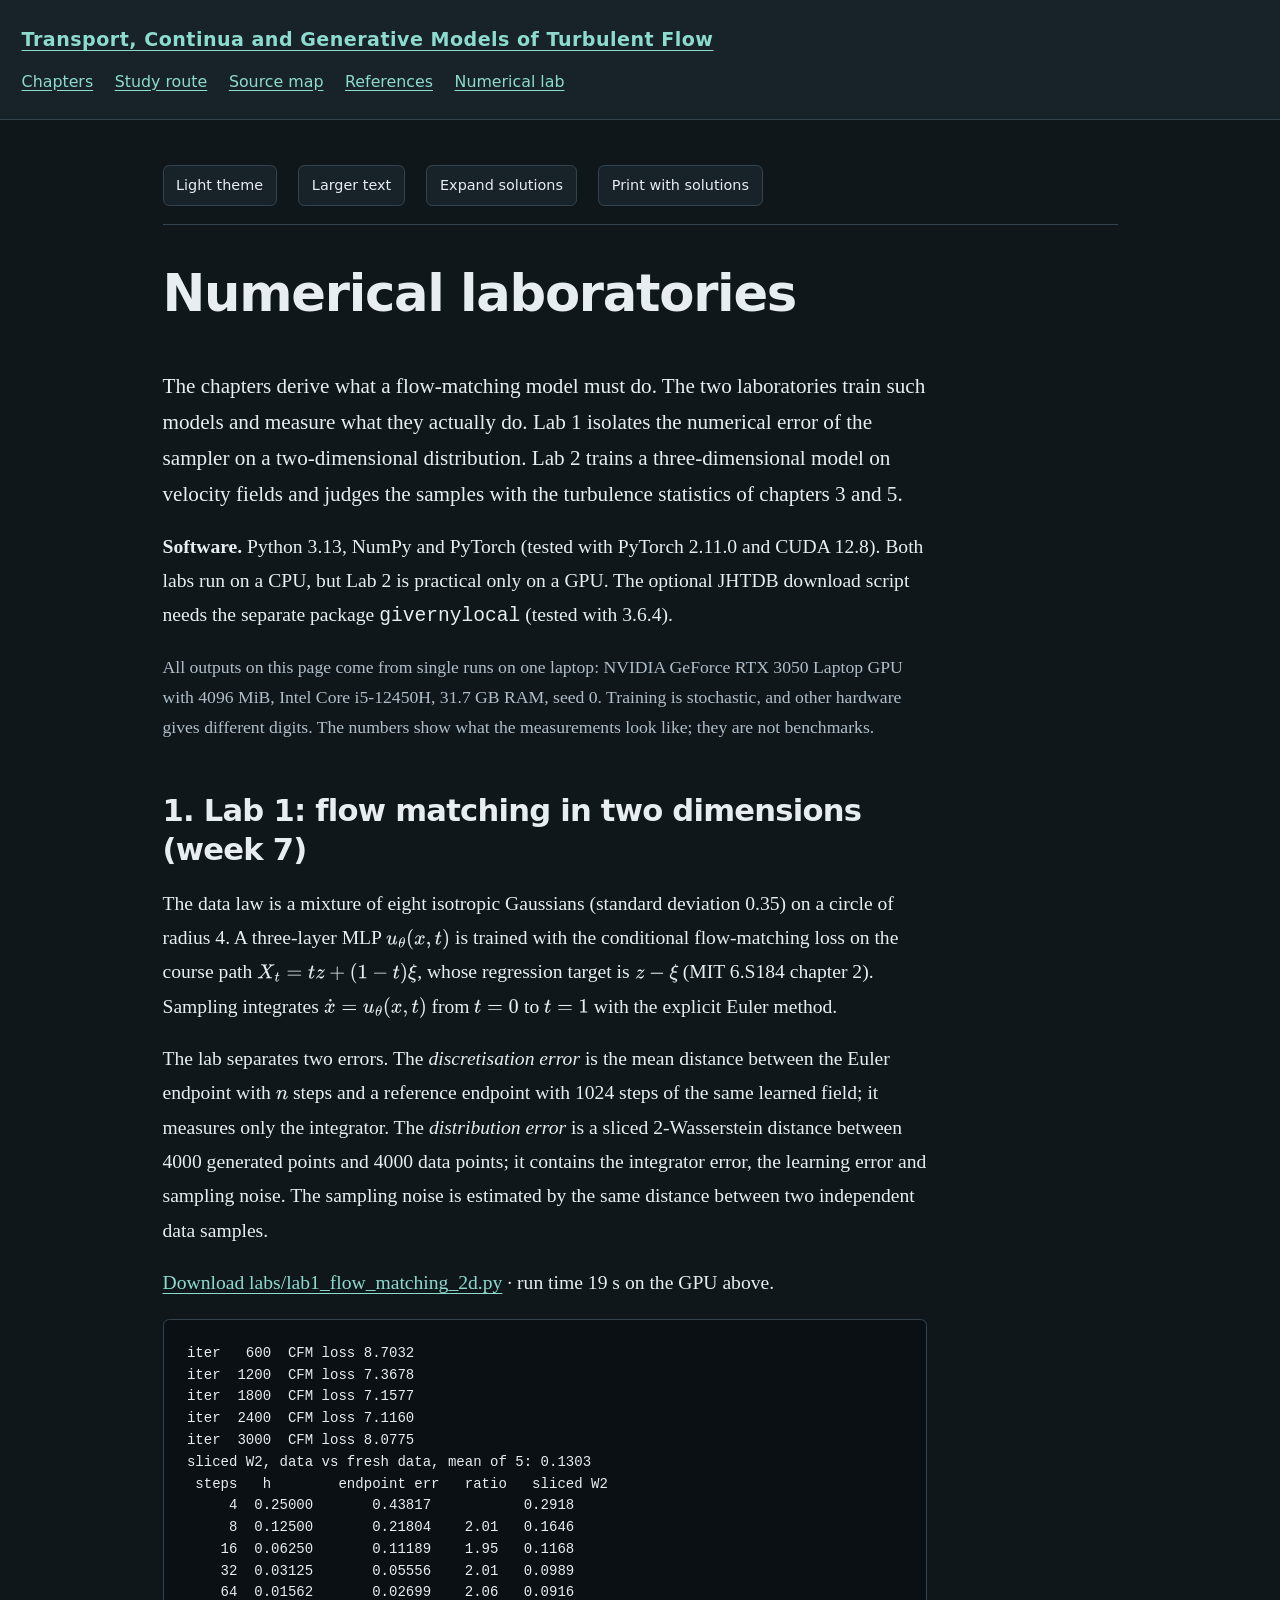
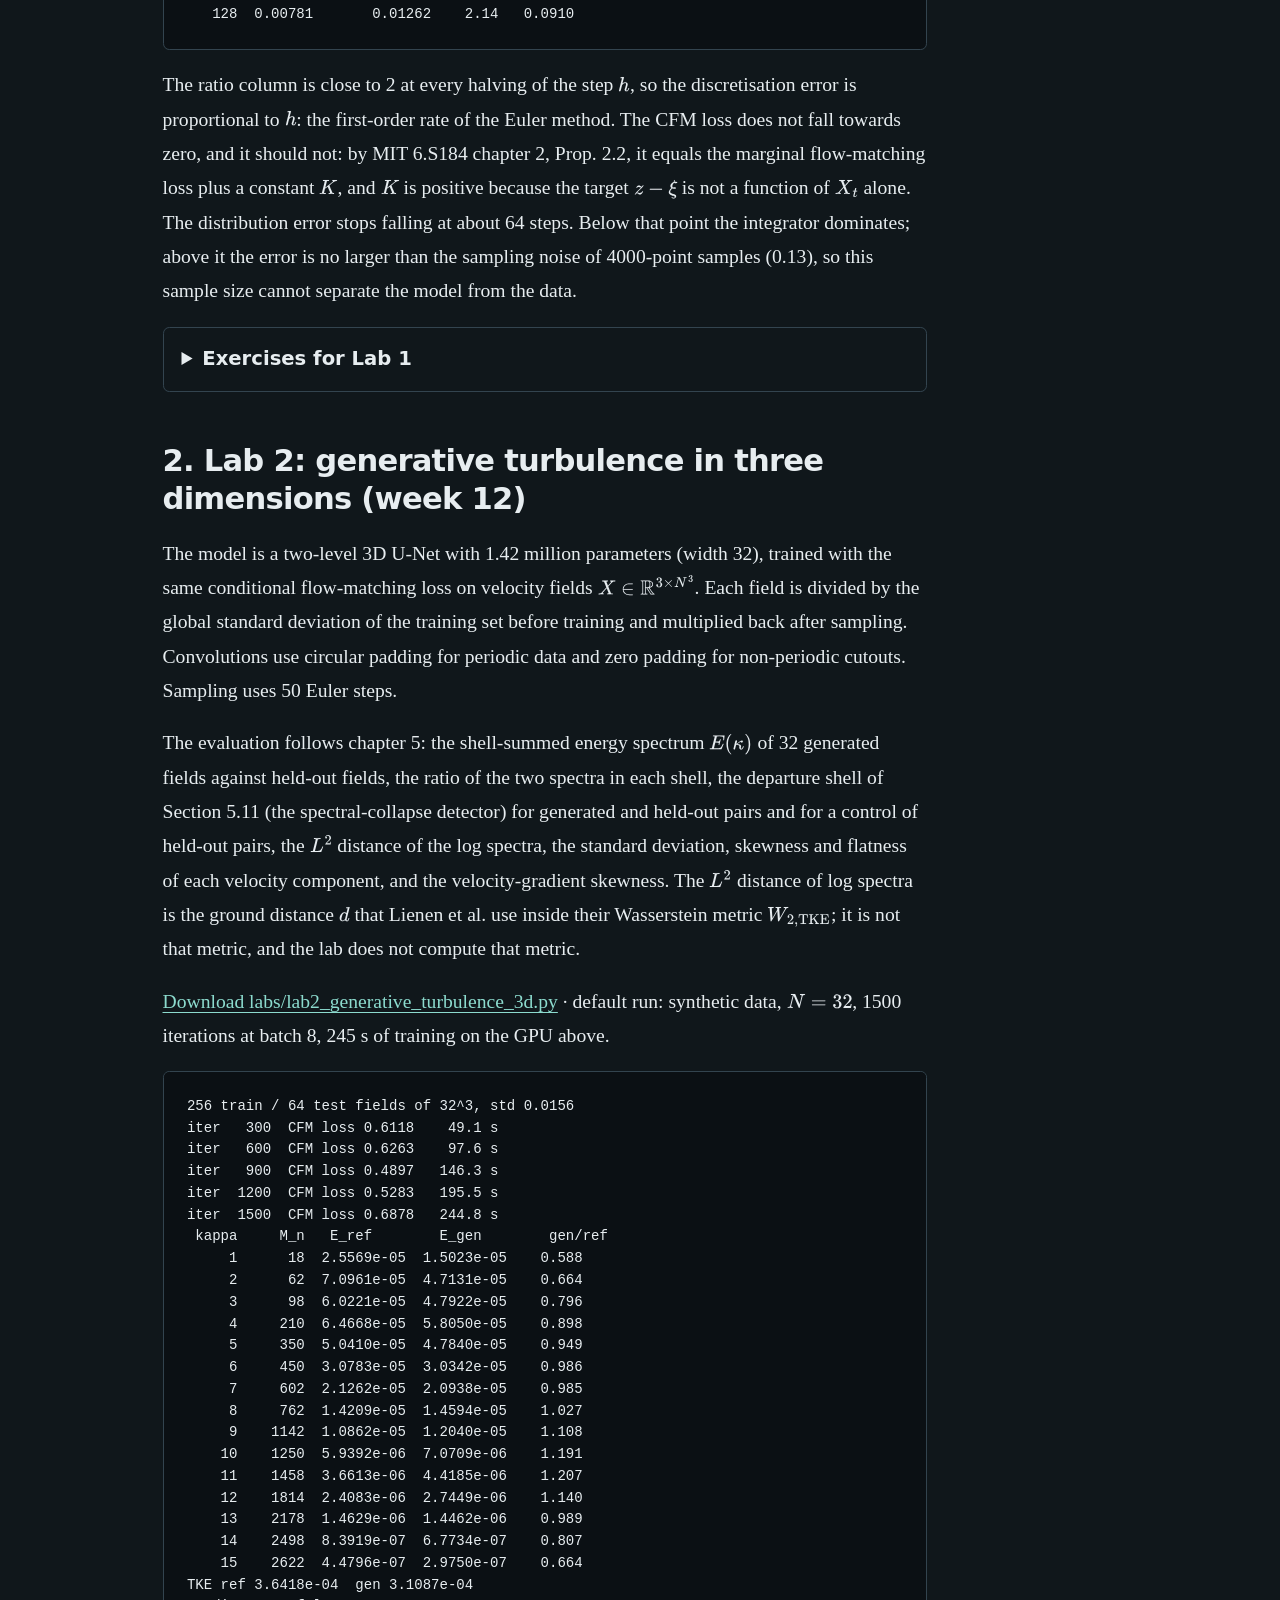
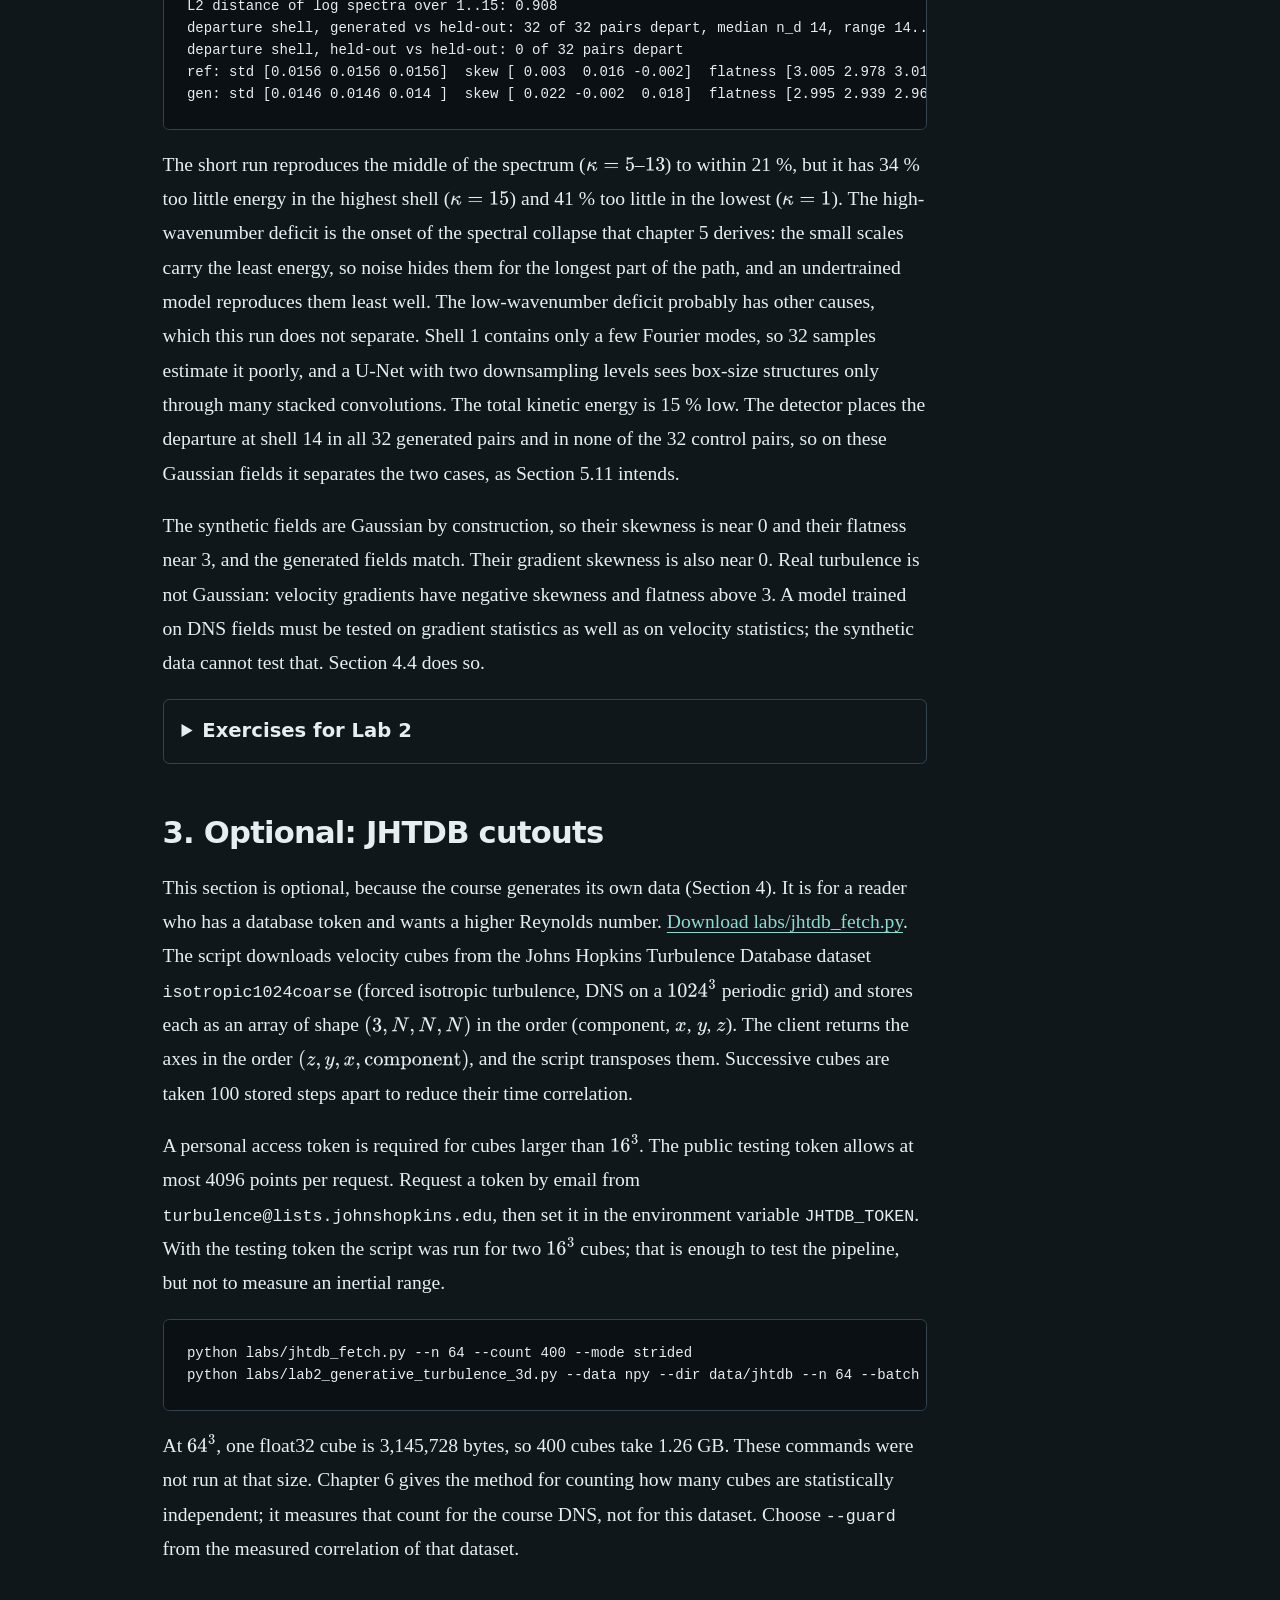
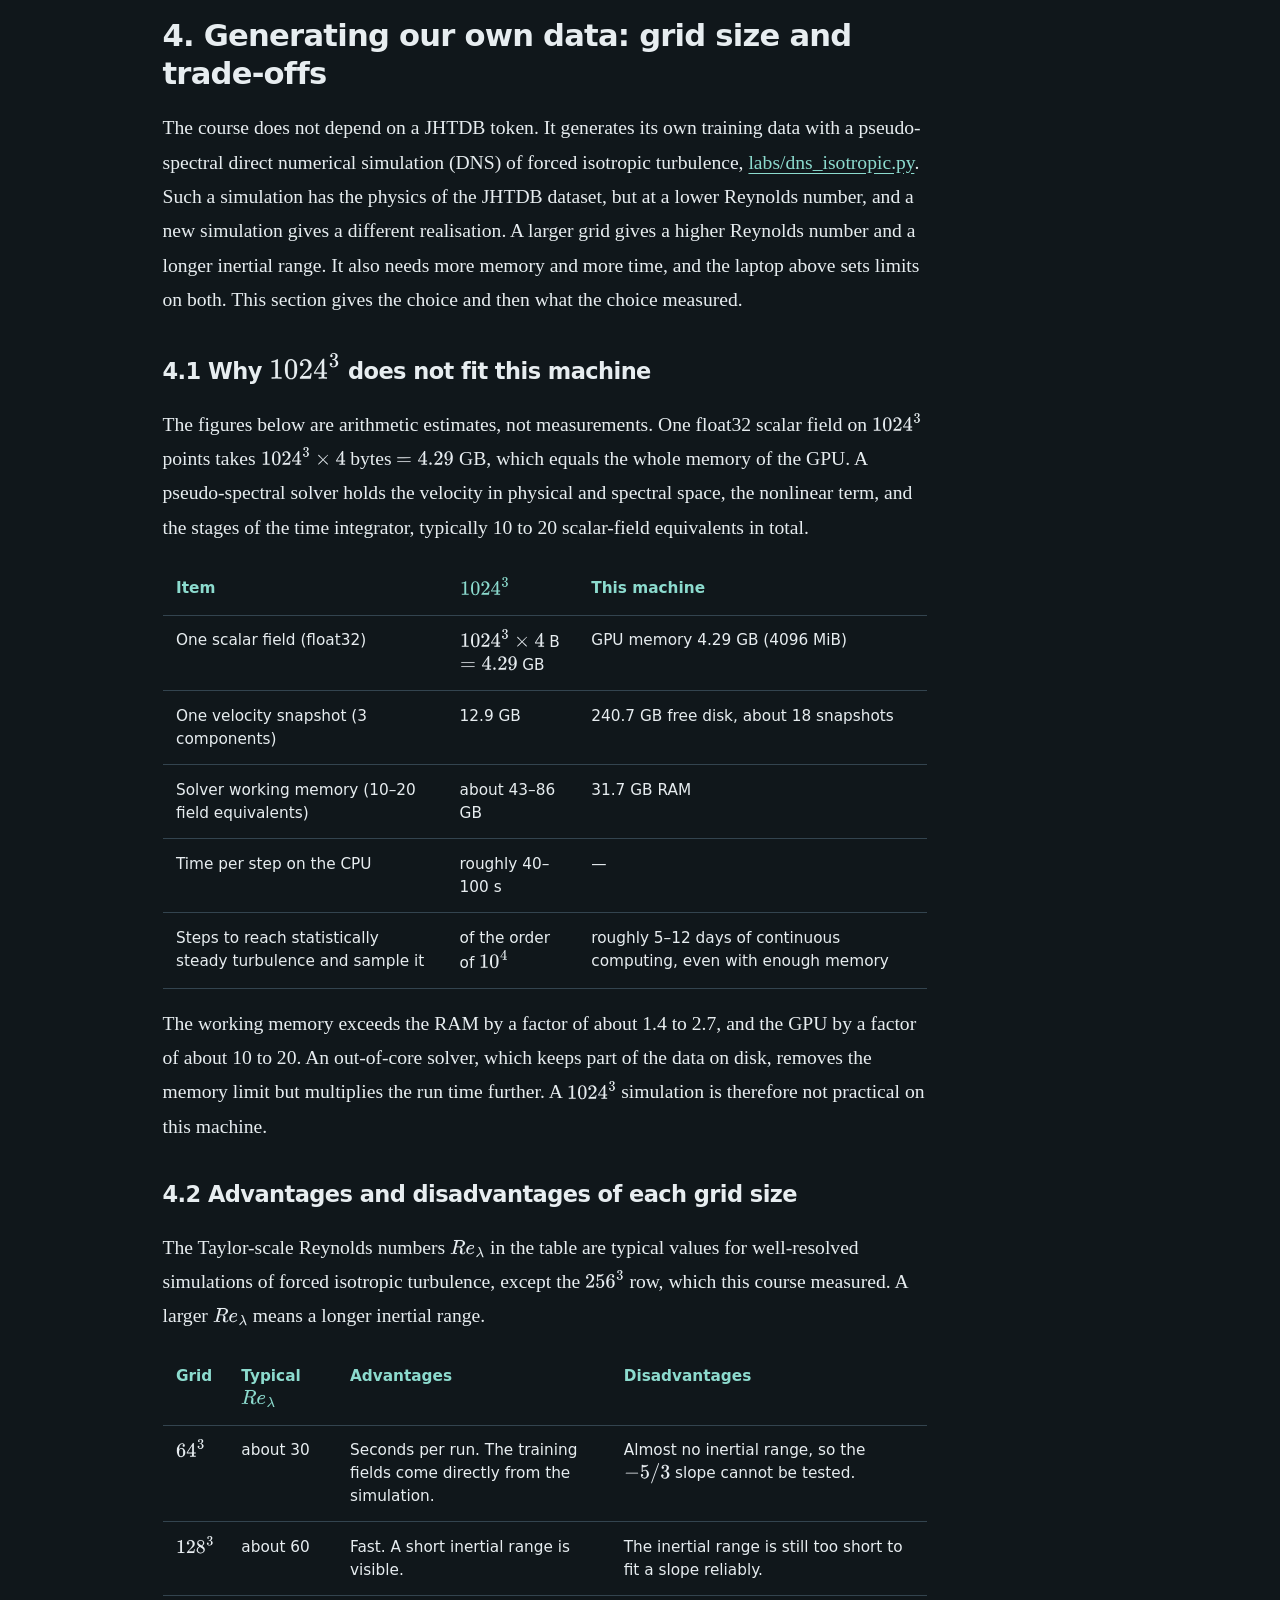
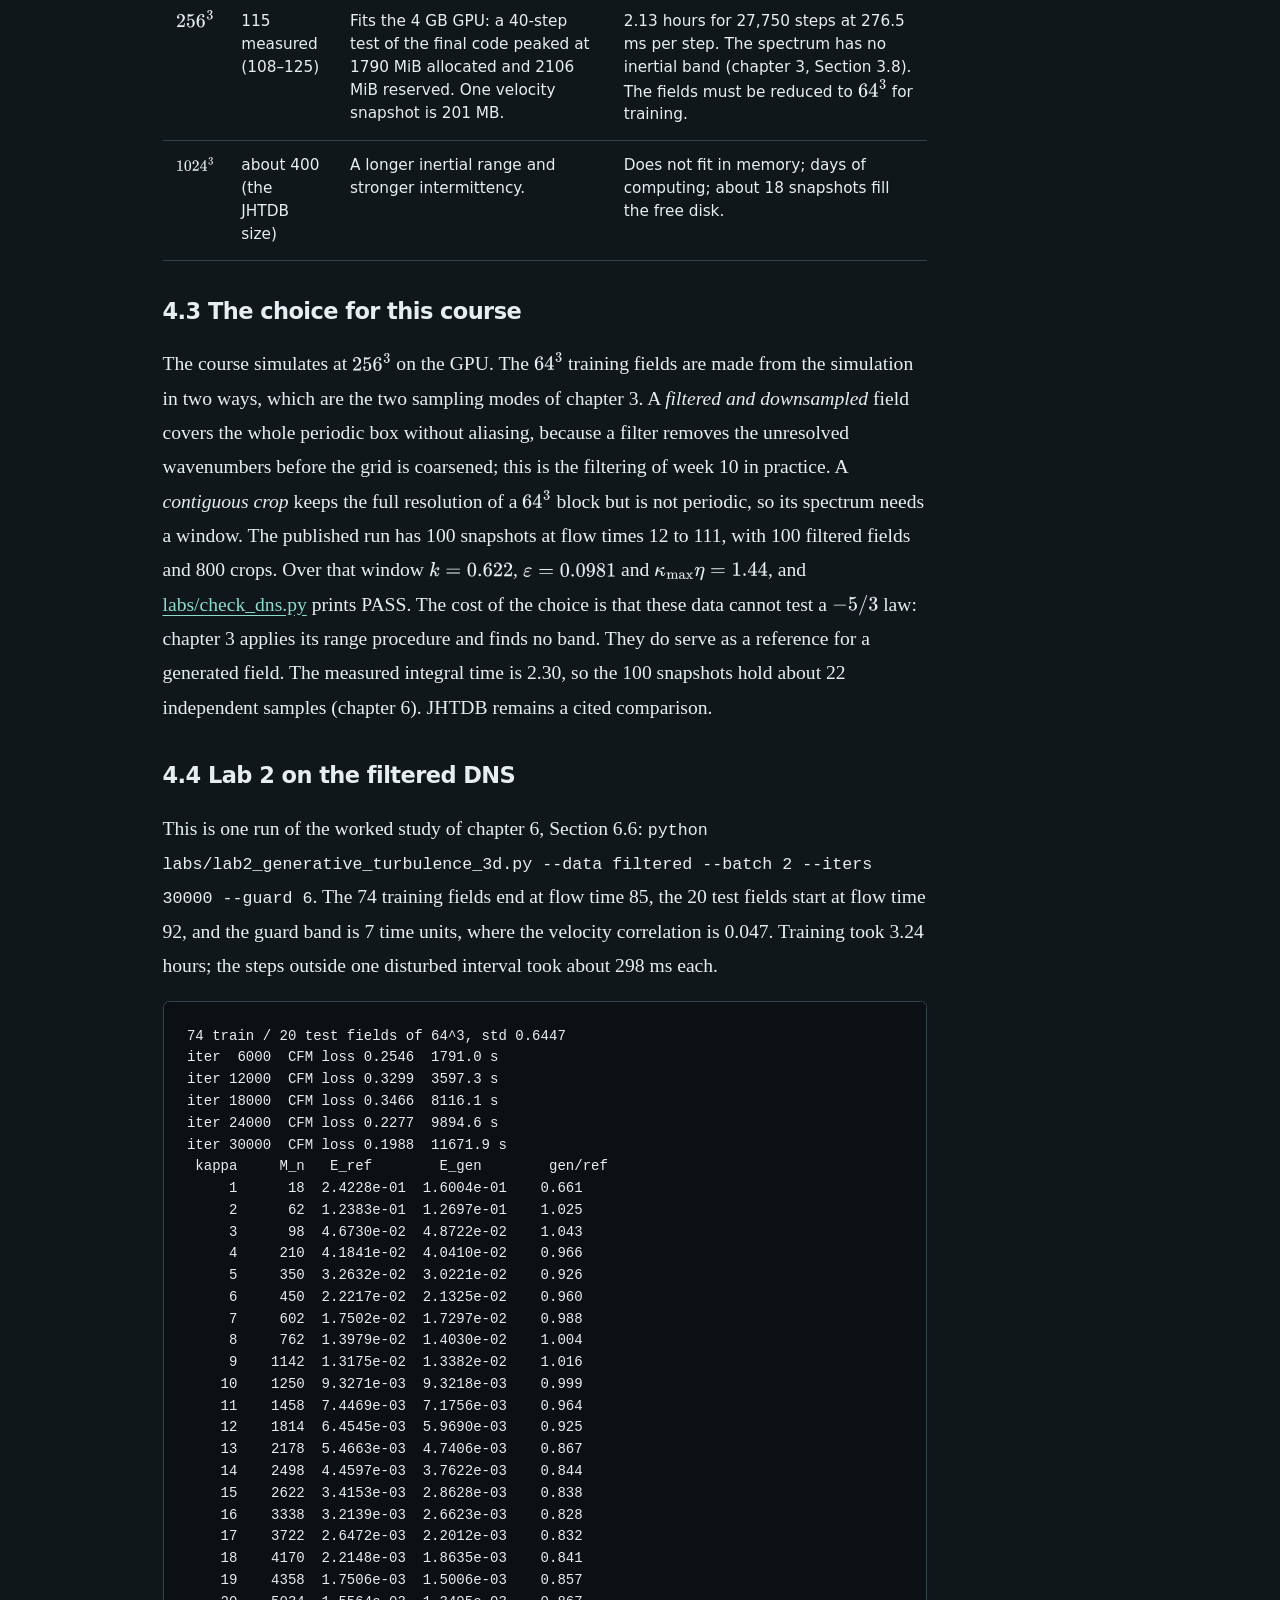
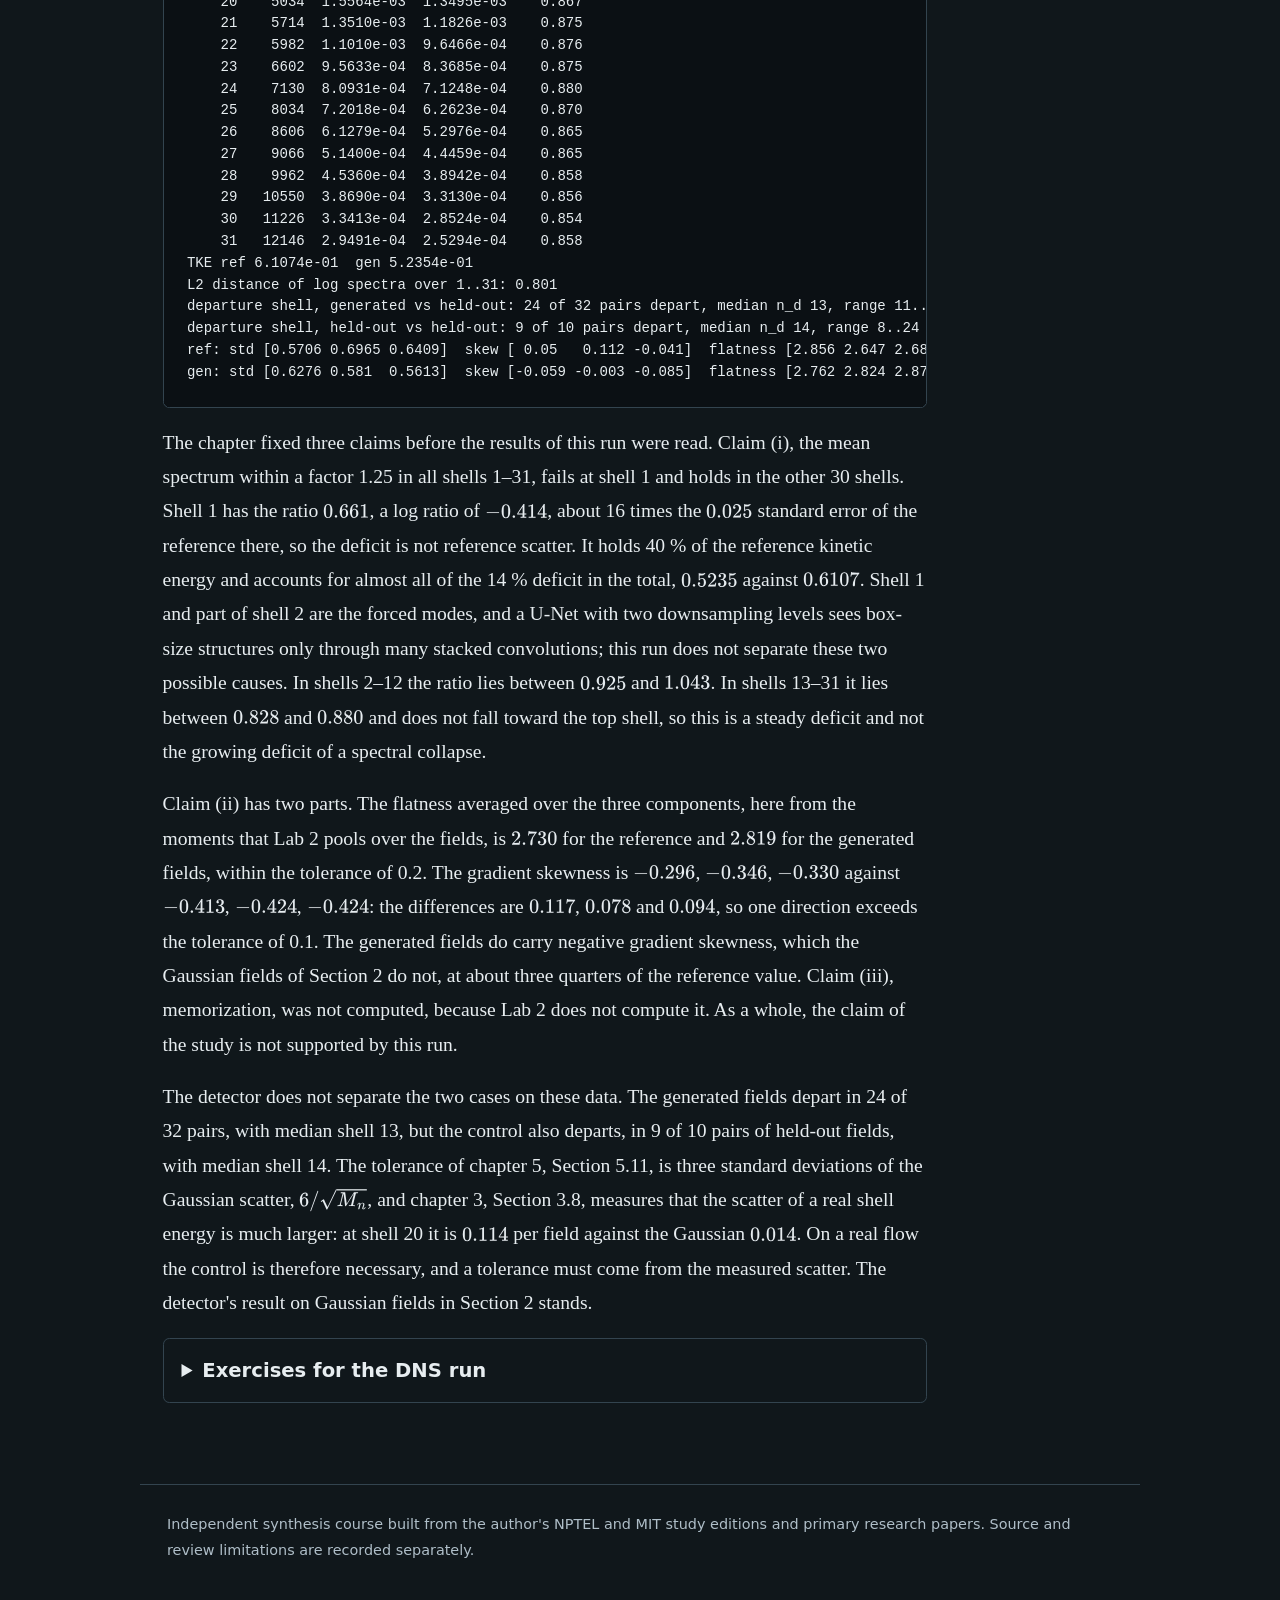
<file: numerical-lab.html>
<!doctype html>
<html lang="en"><head><meta charset="utf-8"><meta name="viewport" content="width=device-width,initial-scale=1">
<meta name="color-scheme" content="dark light"><meta name="book-content-sha256" content="cf895bcf97bf87c5872fe463d086ad8097db88265c8a638a99b8e25f000646b3">
<title>Numerical lab · Transport, Continua and Generative Turbulence</title><link rel="icon" href="data:,"><link rel="stylesheet" href="assets/book.css">
<script>window.MathJax={tex:{inlineMath:[['$','$'],['\\(','\\)']],displayMath:[['$$','$$'],['\\[','\\]']],processEscapes:true},svg:{fontCache:'local'},options:{skipHtmlTags:['script','noscript','style','textarea','pre','code']},startup:{pageReady:()=>MathJax.startup.defaultPageReady().then(()=>{document.documentElement.dataset.mathReady='true';})}};</script>
<script defer src="assets/mathjax-tex-svg.js"></script><script defer src="assets/book.js"></script></head>
<body><a class="skip" href="#main">Skip to content</a><header class="site-header"><a class="brand" href="index.html">Transport, Continua and Generative Models of Turbulent Flow</a><nav class="course-nav" aria-label="Book"><a href="index.html">Chapters</a><a href="book-overview.html">Study route</a><a href="source-map.html">Source map</a><a href="references.html">References</a><a href="numerical-lab.html">Numerical lab</a></nav></header>
<div class="layout no-toc"><main id="main"><div class="reading-tools"><button id="theme-toggle" aria-pressed="false">Light theme</button><button id="text-toggle" aria-pressed="false">Larger text</button><button id="solutions-toggle" aria-pressed="false">Expand solutions</button><button id="print-page">Print with solutions</button></div>
<article id="chapter-content"><!-- BOOK-CONTENT-START --><h1 id="labs">Numerical laboratories</h1>
<p class="lead">The chapters derive what a flow-matching model must do. The two laboratories train such models and measure what they actually do. Lab 1 isolates the numerical error of the sampler on a two-dimensional distribution. Lab 2 trains a three-dimensional model on velocity fields and judges the samples with the turbulence statistics of chapters 3 and 5.</p>
<div class="learning-map"><strong>Software.</strong> Python 3.13, NumPy and PyTorch (tested with PyTorch 2.11.0 and CUDA 12.8). Both labs run on a CPU, but Lab 2 is practical only on a GPU. The optional JHTDB download script needs the separate package <code>givernylocal</code> (tested with 3.6.4).</div>
<p class="source-note">All outputs on this page come from single runs on one laptop: NVIDIA GeForce RTX 3050 Laptop GPU with 4096 MiB, Intel Core i5-12450H, 31.7 GB RAM, seed 0. Training is stochastic, and other hardware gives different digits. The numbers show what the measurements look like; they are not benchmarks.</p>

<h2 id="lab1">1. Lab 1: flow matching in two dimensions (week 7)</h2>
<p>The data law is a mixture of eight isotropic Gaussians (standard deviation 0.35) on a circle of radius 4. A three-layer MLP $u_\theta(x,t)$ is trained with the conditional flow-matching loss on the course path $X_t=tz+(1-t)\xi$, whose regression target is $z-\xi$ (MIT 6.S184 chapter 2). Sampling integrates $\dot x=u_\theta(x,t)$ from $t=0$ to $t=1$ with the explicit Euler method.</p>
<p>The lab separates two errors. The <em>discretisation error</em> is the mean distance between the Euler endpoint with $n$ steps and a reference endpoint with 1024 steps of the same learned field; it measures only the integrator. The <em>distribution error</em> is a sliced 2-Wasserstein distance between 4000 generated points and 4000 data points; it contains the integrator error, the learning error and sampling noise. The sampling noise is estimated by the same distance between two independent data samples.</p>
<p><a href="labs/lab1_flow_matching_2d.py">Download labs/lab1_flow_matching_2d.py</a> · run time 19 s on the GPU above.</p>
<div class="output"><pre>iter   600  CFM loss 8.7032
iter  1200  CFM loss 7.3678
iter  1800  CFM loss 7.1577
iter  2400  CFM loss 7.1160
iter  3000  CFM loss 8.0775
sliced W2, data vs fresh data, mean of 5: 0.1303
 steps   h        endpoint err   ratio   sliced W2
     4  0.25000       0.43817           0.2918
     8  0.12500       0.21804    2.01   0.1646
    16  0.06250       0.11189    1.95   0.1168
    32  0.03125       0.05556    2.01   0.0989
    64  0.01562       0.02699    2.06   0.0916
   128  0.00781       0.01262    2.14   0.0910</pre></div>
<p>The ratio column is close to 2 at every halving of the step $h$, so the discretisation error is proportional to $h$: the first-order rate of the Euler method. The CFM loss does not fall towards zero, and it should not: by MIT 6.S184 chapter 2, Prop. 2.2, it equals the marginal flow-matching loss plus a constant $K$, and $K$ is positive because the target $z-\xi$ is not a function of $X_t$ alone. The distribution error stops falling at about 64 steps. Below that point the integrator dominates; above it the error is no larger than the sampling noise of 4000-point samples (0.13), so this sample size cannot separate the model from the data.</p>
<details><summary>Exercises for Lab 1</summary>
<p>(a) Replace Euler with Heun's method and confirm that the ratio column approaches 4. (b) Train for 300 iterations instead of 3000 and explain why the discretisation ratios stay near 2 while the distribution error rises. (c) Increase the sample size to 20000 and find the step count at which the distribution error stops falling.</p>
</details>

<h2 id="lab2">2. Lab 2: generative turbulence in three dimensions (week 12)</h2>
<p>The model is a two-level 3D U-Net with 1.42 million parameters (width 32), trained with the same conditional flow-matching loss on velocity fields $X\in\mathbb R^{3\times N^3}$. Each field is divided by the global standard deviation of the training set before training and multiplied back after sampling. Convolutions use circular padding for periodic data and zero padding for non-periodic cutouts. Sampling uses 50 Euler steps.</p>
<p>The evaluation follows chapter 5: the shell-summed energy spectrum $E(\kappa)$ of 32 generated fields against held-out fields, the ratio of the two spectra in each shell, the departure shell of Section 5.11 (the spectral-collapse detector) for generated and held-out pairs and for a control of held-out pairs, the $L^2$ distance of the log spectra, the standard deviation, skewness and flatness of each velocity component, and the velocity-gradient skewness. The $L^2$ distance of log spectra is the ground distance $d$ that Lienen et al. use inside their Wasserstein metric $W_{2,\mathrm{TKE}}$; it is not that metric, and the lab does not compute that metric.</p>
<p><a href="labs/lab2_generative_turbulence_3d.py">Download labs/lab2_generative_turbulence_3d.py</a> · default run: synthetic data, $N=32$, 1500 iterations at batch 8, 245 s of training on the GPU above.</p>
<div class="output"><pre>256 train / 64 test fields of 32^3, std 0.0156
iter   300  CFM loss 0.6118    49.1 s
iter   600  CFM loss 0.6263    97.6 s
iter   900  CFM loss 0.4897   146.3 s
iter  1200  CFM loss 0.5283   195.5 s
iter  1500  CFM loss 0.6878   244.8 s
 kappa     M_n   E_ref        E_gen        gen/ref
     1      18  2.5569e-05  1.5023e-05    0.588
     2      62  7.0961e-05  4.7131e-05    0.664
     3      98  6.0221e-05  4.7922e-05    0.796
     4     210  6.4668e-05  5.8050e-05    0.898
     5     350  5.0410e-05  4.7840e-05    0.949
     6     450  3.0783e-05  3.0342e-05    0.986
     7     602  2.1262e-05  2.0938e-05    0.985
     8     762  1.4209e-05  1.4594e-05    1.027
     9    1142  1.0862e-05  1.2040e-05    1.108
    10    1250  5.9392e-06  7.0709e-06    1.191
    11    1458  3.6613e-06  4.4185e-06    1.207
    12    1814  2.4083e-06  2.7449e-06    1.140
    13    2178  1.4629e-06  1.4462e-06    0.989
    14    2498  8.3919e-07  6.7734e-07    0.807
    15    2622  4.4796e-07  2.9750e-07    0.664
TKE ref 3.6418e-04  gen 3.1087e-04
L2 distance of log spectra over 1..15: 0.908
departure shell, generated vs held-out: 32 of 32 pairs depart, median n_d 14, range 14..14
departure shell, held-out vs held-out: 0 of 32 pairs depart
ref: std [0.0156 0.0156 0.0156]  skew [ 0.003  0.016 -0.002]  flatness [3.005 2.978 3.019]  gradient skewness [ 0.007 -0.003  0.002]
gen: std [0.0146 0.0146 0.014 ]  skew [ 0.022 -0.002  0.018]  flatness [2.995 2.939 2.964]  gradient skewness [ 0.007 -0.007 -0.002]</pre></div>
<p>The short run reproduces the middle of the spectrum ($\kappa=5$–$13$) to within 21 %, but it has 34 % too little energy in the highest shell ($\kappa=15$) and 41 % too little in the lowest ($\kappa=1$). The high-wavenumber deficit is the onset of the spectral collapse that chapter 5 derives: the small scales carry the least energy, so noise hides them for the longest part of the path, and an undertrained model reproduces them least well. The low-wavenumber deficit probably has other causes, which this run does not separate. Shell 1 contains only a few Fourier modes, so 32 samples estimate it poorly, and a U-Net with two downsampling levels sees box-size structures only through many stacked convolutions. The total kinetic energy is 15 % low. The detector places the departure at shell 14 in all 32 generated pairs and in none of the 32 control pairs, so on these Gaussian fields it separates the two cases, as Section 5.11 intends.</p>
<p>The synthetic fields are Gaussian by construction, so their skewness is near 0 and their flatness near 3, and the generated fields match. Their gradient skewness is also near 0. Real turbulence is not Gaussian: velocity gradients have negative skewness and flatness above 3. A model trained on DNS fields must be tested on gradient statistics as well as on velocity statistics; the synthetic data cannot test that. Section 4.4 does so.</p>
<details><summary>Exercises for Lab 2</summary>
<p>(a) Increase <code>--iters</code> to 6000 and record how the ratio in shells 14–16 changes. (b) Reduce <code>--euler</code> to 10 and separate the change caused by the integrator from the change caused by training. (c) Add the nearest-training-neighbor distance of chapter 6 to the evaluation. (d) Compare the spectra of the filtered fields and the crops of the course DNS before training, using chapter 3.</p>
</details>

<h2 id="jhtdb">3. Optional: JHTDB cutouts</h2>
<p>This section is optional, because the course generates its own data (Section 4). It is for a reader who has a database token and wants a higher Reynolds number. <a href="labs/jhtdb_fetch.py">Download labs/jhtdb_fetch.py</a>. The script downloads velocity cubes from the Johns Hopkins Turbulence Database dataset <code>isotropic1024coarse</code> (forced isotropic turbulence, DNS on a $1024^3$ periodic grid) and stores each as an array of shape $(3,N,N,N)$ in the order (component, $x$, $y$, $z$). The client returns the axes in the order $(z,y,x,\text{component})$, and the script transposes them. Successive cubes are taken 100 stored steps apart to reduce their time correlation.</p>
<p>A personal access token is required for cubes larger than $16^3$. The public testing token allows at most 4096 points per request. Request a token by email from <code>turbulence@lists.johnshopkins.edu</code>, then set it in the environment variable <code>JHTDB_TOKEN</code>. With the testing token the script was run for two $16^3$ cubes; that is enough to test the pipeline, but not to measure an inertial range.</p>
<div class="output"><pre>python labs/jhtdb_fetch.py --n 64 --count 400 --mode strided
python labs/lab2_generative_turbulence_3d.py --data npy --dir data/jhtdb --n 64 --batch 4</pre></div>
<p>At $64^3$, one float32 cube is 3,145,728 bytes, so 400 cubes take 1.26 GB. These commands were not run at that size. Chapter 6 gives the method for counting how many cubes are statistically independent; it measures that count for the course DNS, not for this dataset. Choose <code>--guard</code> from the measured correlation of that dataset.</p>

<h2 id="own-data">4. Generating our own data: grid size and trade-offs</h2>
<p>The course does not depend on a JHTDB token. It generates its own training data with a pseudo-spectral direct numerical simulation (DNS) of forced isotropic turbulence, <a href="labs/dns_isotropic.py">labs/dns_isotropic.py</a>. Such a simulation has the physics of the JHTDB dataset, but at a lower Reynolds number, and a new simulation gives a different realisation. A larger grid gives a higher Reynolds number and a longer inertial range. It also needs more memory and more time, and the laptop above sets limits on both. This section gives the choice and then what the choice measured.</p>

<h3 id="own-data-1024">4.1 Why $1024^3$ does not fit this machine</h3>
<p>The figures below are arithmetic estimates, not measurements. One float32 scalar field on $1024^3$ points takes $1024^3\times4$ bytes $=4.29$ GB, which equals the whole memory of the GPU. A pseudo-spectral solver holds the velocity in physical and spectral space, the nonlinear term, and the stages of the time integrator, typically 10 to 20 scalar-field equivalents in total.</p>
<table>
<thead><tr><th>Item</th><th>$1024^3$</th><th>This machine</th></tr></thead>
<tbody>
<tr><td>One scalar field (float32)</td><td>$1024^3\times4$ B $=4.29$ GB</td><td>GPU memory 4.29 GB (4096 MiB)</td></tr>
<tr><td>One velocity snapshot (3 components)</td><td>12.9 GB</td><td>240.7 GB free disk, about 18 snapshots</td></tr>
<tr><td>Solver working memory (10–20 field equivalents)</td><td>about 43–86 GB</td><td>31.7 GB RAM</td></tr>
<tr><td>Time per step on the CPU</td><td>roughly 40–100 s</td><td>—</td></tr>
<tr><td>Steps to reach statistically steady turbulence and sample it</td><td>of the order of $10^4$</td><td>roughly 5–12 days of continuous computing, even with enough memory</td></tr>
</tbody></table>
<p>The working memory exceeds the RAM by a factor of about 1.4 to 2.7, and the GPU by a factor of about 10 to 20. An out-of-core solver, which keeps part of the data on disk, removes the memory limit but multiplies the run time further. A $1024^3$ simulation is therefore not practical on this machine.</p>

<h3 id="own-data-sizes">4.2 Advantages and disadvantages of each grid size</h3>
<p>The Taylor-scale Reynolds numbers $Re_\lambda$ in the table are typical values for well-resolved simulations of forced isotropic turbulence, except the $256^3$ row, which this course measured. A larger $Re_\lambda$ means a longer inertial range.</p>
<table>
<thead><tr><th>Grid</th><th>Typical $Re_\lambda$</th><th>Advantages</th><th>Disadvantages</th></tr></thead>
<tbody>
<tr><td>$64^3$</td><td>about 30</td><td>Seconds per run. The training fields come directly from the simulation.</td><td>Almost no inertial range, so the $-5/3$ slope cannot be tested.</td></tr>
<tr><td>$128^3$</td><td>about 60</td><td>Fast. A short inertial range is visible.</td><td>The inertial range is still too short to fit a slope reliably.</td></tr>
<tr><td>$256^3$</td><td>115 measured (108–125)</td><td>Fits the 4 GB GPU: a 40-step test of the final code peaked at 1790 MiB allocated and 2106 MiB reserved. One velocity snapshot is 201 MB.</td><td>2.13 hours for 27,750 steps at 276.5 ms per step. The spectrum has no inertial band (chapter 3, Section 3.8). The fields must be reduced to $64^3$ for training.</td></tr>
<tr><td>$1024^3$</td><td>about 400 (the JHTDB size)</td><td>A longer inertial range and stronger intermittency.</td><td>Does not fit in memory; days of computing; about 18 snapshots fill the free disk.</td></tr>
</tbody></table>

<h3 id="own-data-choice">4.3 The choice for this course</h3>
<p>The course simulates at $256^3$ on the GPU. The $64^3$ training fields are made from the simulation in two ways, which are the two sampling modes of chapter 3. A <em>filtered and downsampled</em> field covers the whole periodic box without aliasing, because a filter removes the unresolved wavenumbers before the grid is coarsened; this is the filtering of week 10 in practice. A <em>contiguous crop</em> keeps the full resolution of a $64^3$ block but is not periodic, so its spectrum needs a window. The published run has 100 snapshots at flow times 12 to 111, with 100 filtered fields and 800 crops. Over that window $k=0.622$, $\varepsilon=0.0981$ and $\kappa_{\max}\eta=1.44$, and <a href="labs/check_dns.py">labs/check_dns.py</a> prints PASS. The cost of the choice is that these data cannot test a $-5/3$ law: chapter 3 applies its range procedure and finds no band. They do serve as a reference for a generated field. The measured integral time is 2.30, so the 100 snapshots hold about 22 independent samples (chapter 6). JHTDB remains a cited comparison.</p>

<h3 id="own-data-run">4.4 Lab 2 on the filtered DNS</h3>
<p>This is one run of the worked study of chapter 6, Section 6.6: <code>python labs/lab2_generative_turbulence_3d.py --data filtered --batch 2 --iters 30000 --guard 6</code>. The 74 training fields end at flow time 85, the 20 test fields start at flow time 92, and the guard band is 7 time units, where the velocity correlation is 0.047. Training took 3.24 hours; the steps outside one disturbed interval took about 298 ms each.</p>
<div class="output"><pre>74 train / 20 test fields of 64^3, std 0.6447
iter  6000  CFM loss 0.2546  1791.0 s
iter 12000  CFM loss 0.3299  3597.3 s
iter 18000  CFM loss 0.3466  8116.1 s
iter 24000  CFM loss 0.2277  9894.6 s
iter 30000  CFM loss 0.1988  11671.9 s
 kappa     M_n   E_ref        E_gen        gen/ref
     1      18  2.4228e-01  1.6004e-01    0.661
     2      62  1.2383e-01  1.2697e-01    1.025
     3      98  4.6730e-02  4.8722e-02    1.043
     4     210  4.1841e-02  4.0410e-02    0.966
     5     350  3.2632e-02  3.0221e-02    0.926
     6     450  2.2217e-02  2.1325e-02    0.960
     7     602  1.7502e-02  1.7297e-02    0.988
     8     762  1.3979e-02  1.4030e-02    1.004
     9    1142  1.3175e-02  1.3382e-02    1.016
    10    1250  9.3271e-03  9.3218e-03    0.999
    11    1458  7.4469e-03  7.1756e-03    0.964
    12    1814  6.4545e-03  5.9690e-03    0.925
    13    2178  5.4663e-03  4.7406e-03    0.867
    14    2498  4.4597e-03  3.7622e-03    0.844
    15    2622  3.4153e-03  2.8628e-03    0.838
    16    3338  3.2139e-03  2.6623e-03    0.828
    17    3722  2.6472e-03  2.2012e-03    0.832
    18    4170  2.2148e-03  1.8635e-03    0.841
    19    4358  1.7506e-03  1.5006e-03    0.857
    20    5034  1.5564e-03  1.3495e-03    0.867
    21    5714  1.3510e-03  1.1826e-03    0.875
    22    5982  1.1010e-03  9.6466e-04    0.876
    23    6602  9.5633e-04  8.3685e-04    0.875
    24    7130  8.0931e-04  7.1248e-04    0.880
    25    8034  7.2018e-04  6.2623e-04    0.870
    26    8606  6.1279e-04  5.2976e-04    0.865
    27    9066  5.1400e-04  4.4459e-04    0.865
    28    9962  4.5360e-04  3.8942e-04    0.858
    29   10550  3.8690e-04  3.3130e-04    0.856
    30   11226  3.3413e-04  2.8524e-04    0.854
    31   12146  2.9491e-04  2.5294e-04    0.858
TKE ref 6.1074e-01  gen 5.2354e-01
L2 distance of log spectra over 1..31: 0.801
departure shell, generated vs held-out: 24 of 32 pairs depart, median n_d 13, range 11..30
departure shell, held-out vs held-out: 9 of 10 pairs depart, median n_d 14, range 8..24
ref: std [0.5706 0.6965 0.6409]  skew [ 0.05   0.112 -0.041]  flatness [2.856 2.647 2.686]  gradient skewness [-0.413 -0.424 -0.424]
gen: std [0.6276 0.581  0.5613]  skew [-0.059 -0.003 -0.085]  flatness [2.762 2.824 2.872]  gradient skewness [-0.296 -0.346 -0.33 ]</pre></div>
<p>The chapter fixed three claims before the results of this run were read. Claim (i), the mean spectrum within a factor 1.25 in all shells 1–31, fails at shell 1 and holds in the other 30 shells. Shell 1 has the ratio $0.661$, a log ratio of $-0.414$, about 16 times the $0.025$ standard error of the reference there, so the deficit is not reference scatter. It holds 40 % of the reference kinetic energy and accounts for almost all of the 14 % deficit in the total, $0.5235$ against $0.6107$. Shell 1 and part of shell 2 are the forced modes, and a U-Net with two downsampling levels sees box-size structures only through many stacked convolutions; this run does not separate these two possible causes. In shells 2–12 the ratio lies between $0.925$ and $1.043$. In shells 13–31 it lies between $0.828$ and $0.880$ and does not fall toward the top shell, so this is a steady deficit and not the growing deficit of a spectral collapse.</p>
<p>Claim (ii) has two parts. The flatness averaged over the three components, here from the moments that Lab 2 pools over the fields, is $2.730$ for the reference and $2.819$ for the generated fields, within the tolerance of 0.2. The gradient skewness is $-0.296$, $-0.346$, $-0.330$ against $-0.413$, $-0.424$, $-0.424$: the differences are $0.117$, $0.078$ and $0.094$, so one direction exceeds the tolerance of 0.1. The generated fields do carry negative gradient skewness, which the Gaussian fields of Section 2 do not, at about three quarters of the reference value. Claim (iii), memorization, was not computed, because Lab 2 does not compute it. As a whole, the claim of the study is not supported by this run.</p>
<p>The detector does not separate the two cases on these data. The generated fields depart in 24 of 32 pairs, with median shell 13, but the control also departs, in 9 of 10 pairs of held-out fields, with median shell 14. The tolerance of chapter 5, Section 5.11, is three standard deviations of the Gaussian scatter, $6/\sqrt{M_n}$, and chapter 3, Section 3.8, measures that the scatter of a real shell energy is much larger: at shell 20 it is $0.114$ per field against the Gaussian $0.014$. On a real flow the control is therefore necessary, and a tolerance must come from the measured scatter. The detector's result on Gaussian fields in Section 2 stands.</p>
<details><summary>Exercises for the DNS run</summary>
<p>(a) Replace the tolerance in <code>departure()</code> by three standard deviations of the log ratio, computed from the shell energies of <code>data/dns/spectrum.csv</code>, and repeat the comparison with the control. (b) Run on <code>--data crop --guard 48</code> and compare the top shells with chapter 3, Table 3.2. (c) Add a third downsampling level and record what changes at shell 1. (d) Write the nearest-neighbor test of chapter 6 and complete claim (iii).</p>
</details>
<!-- BOOK-CONTENT-END --></article></main></div><footer class="site-footer">Independent synthesis course built from the author's NPTEL and MIT study editions and primary research papers. Source and review limitations are recorded separately.</footer></body></html>
</file>
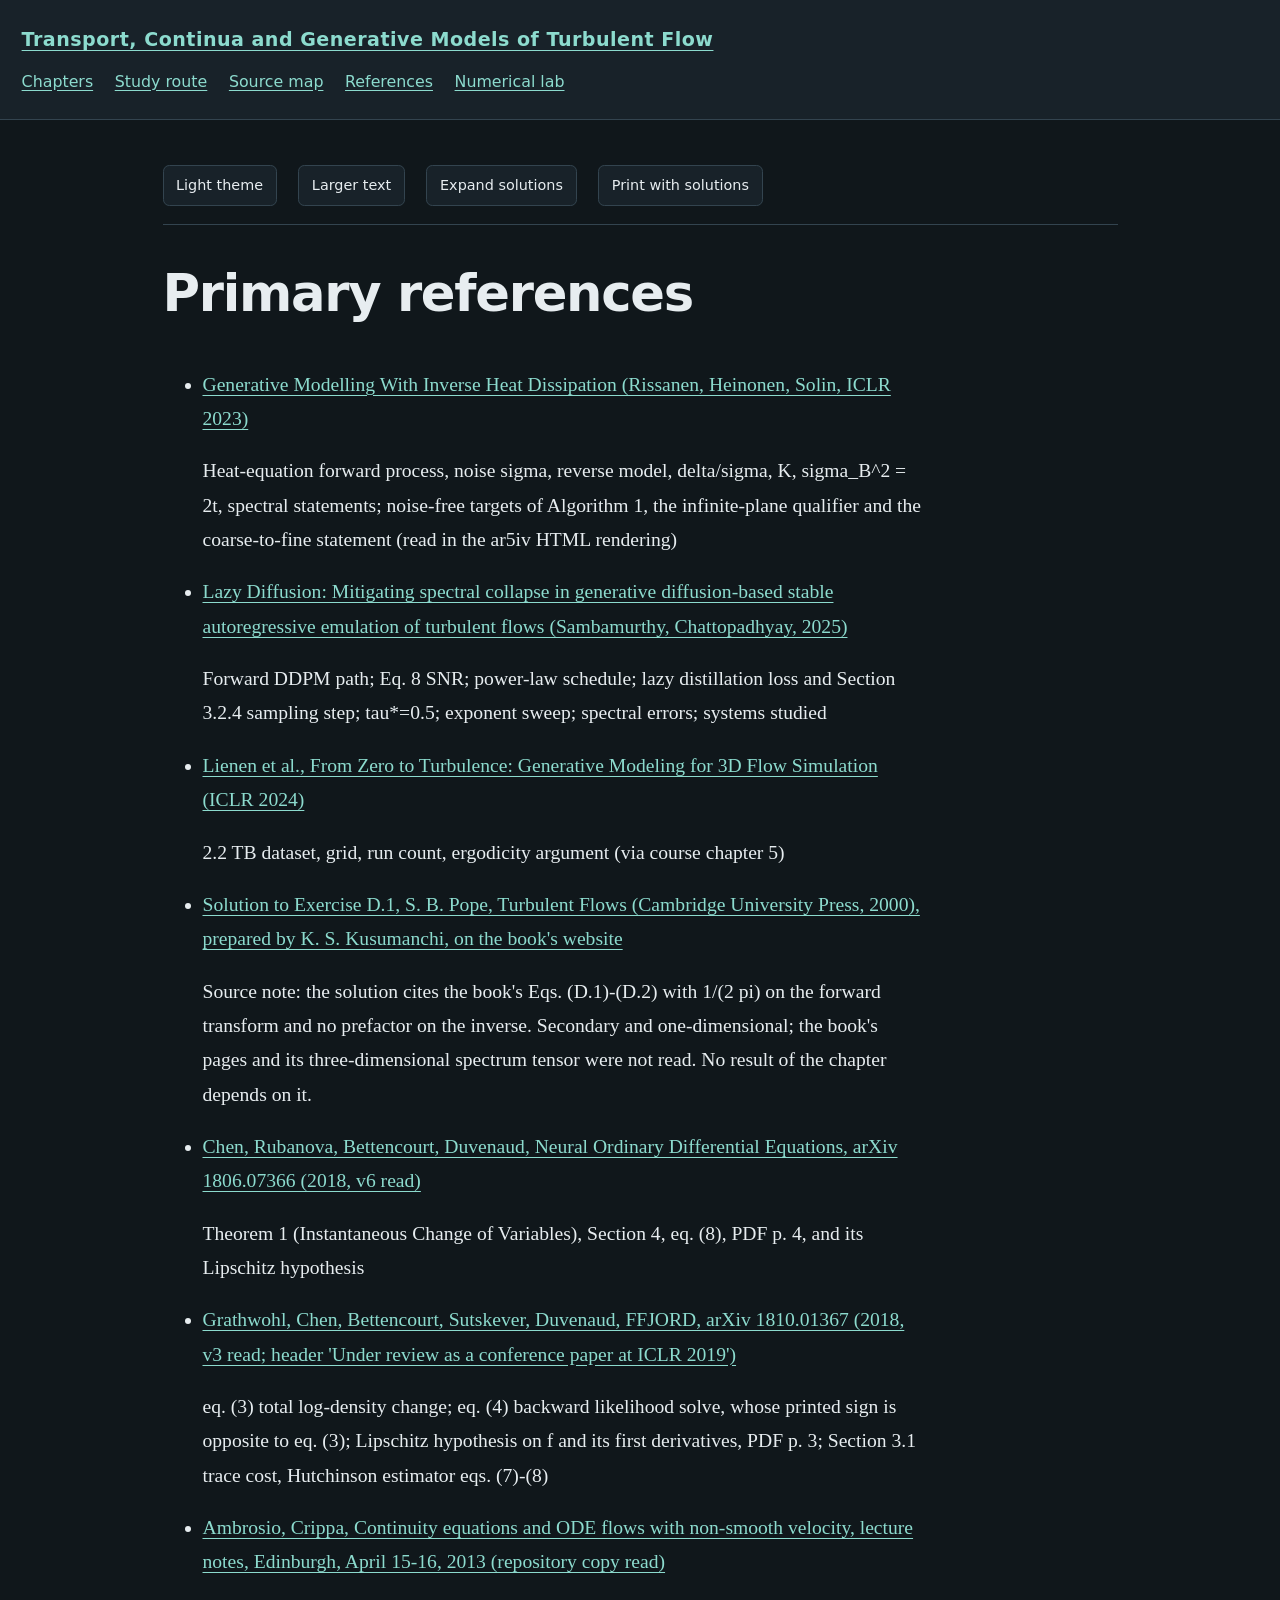
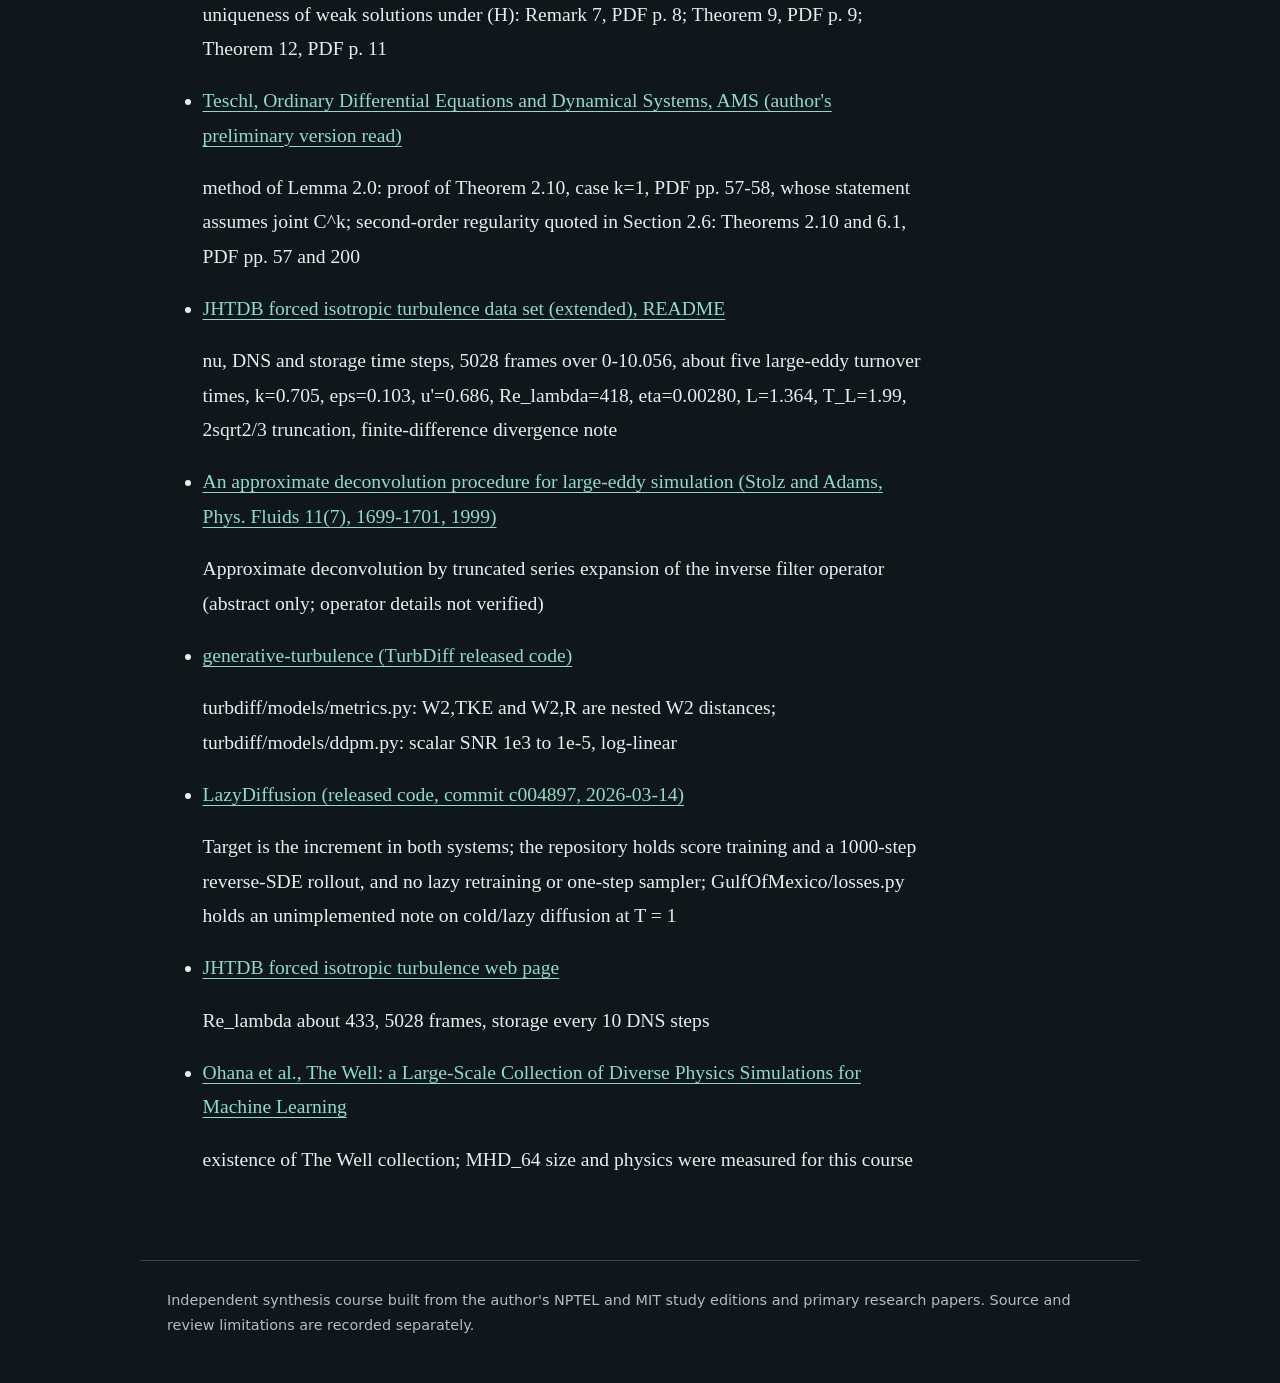
<file: references.html>
<!doctype html>
<html lang="en"><head><meta charset="utf-8"><meta name="viewport" content="width=device-width,initial-scale=1">
<meta name="color-scheme" content="dark light"><meta name="book-content-sha256" content="dda3b0efd6d49f88f804e5634f338ee62bb3231207f68985acc39088a75f6c7e">
<title>References · Transport, Continua and Generative Turbulence</title><link rel="icon" href="data:,"><link rel="stylesheet" href="assets/book.css">
<script>window.MathJax={tex:{inlineMath:[['$','$'],['\\(','\\)']],displayMath:[['$$','$$'],['\\[','\\]']],processEscapes:true},svg:{fontCache:'local'},options:{skipHtmlTags:['script','noscript','style','textarea','pre','code']},startup:{pageReady:()=>MathJax.startup.defaultPageReady().then(()=>{document.documentElement.dataset.mathReady='true';})}};</script>
<script defer src="assets/mathjax-tex-svg.js"></script><script defer src="assets/book.js"></script></head>
<body><a class="skip" href="#main">Skip to content</a><header class="site-header"><a class="brand" href="index.html">Transport, Continua and Generative Models of Turbulent Flow</a><nav class="course-nav" aria-label="Book"><a href="index.html">Chapters</a><a href="book-overview.html">Study route</a><a href="source-map.html">Source map</a><a href="references.html">References</a><a href="numerical-lab.html">Numerical lab</a></nav></header>
<div class="layout no-toc"><main id="main"><div class="reading-tools"><button id="theme-toggle" aria-pressed="false">Light theme</button><button id="text-toggle" aria-pressed="false">Larger text</button><button id="solutions-toggle" aria-pressed="false">Expand solutions</button><button id="print-page">Print with solutions</button></div>
<article id="chapter-content"><!-- BOOK-CONTENT-START --><h1>Primary references</h1><ul><li><a href="https://arxiv.org/abs/2206.13397">Generative Modelling With Inverse Heat Dissipation (Rissanen, Heinonen, Solin, ICLR 2023)</a><p>Heat-equation forward process, noise sigma, reverse model, delta/sigma, K, sigma_B^2 = 2t, spectral statements; noise-free targets of Algorithm 1, the infinite-plane qualifier and the coarse-to-fine statement (read in the ar5iv HTML rendering)</p></li><li><a href="https://arxiv.org/abs/2512.09572">Lazy Diffusion: Mitigating spectral collapse in generative diffusion-based stable autoregressive emulation of turbulent flows (Sambamurthy, Chattopadhyay, 2025)</a><p>Forward DDPM path; Eq. 8 SNR; power-law schedule; lazy distillation loss and Section 3.2.4 sampling step; tau*=0.5; exponent sweep; spectral errors; systems studied</p></li><li><a href="https://arxiv.org/abs/2306.01776">Lienen et al., From Zero to Turbulence: Generative Modeling for 3D Flow Simulation (ICLR 2024)</a><p>2.2 TB dataset, grid, run count, ergodicity argument (via course chapter 5)</p></li><li><a href="https://pope.mae.cornell.edu/TurbulentFlows/solutions/solutions/appendixD/D.1.pdf">Solution to Exercise D.1, S. B. Pope, Turbulent Flows (Cambridge University Press, 2000), prepared by K. S. Kusumanchi, on the book&#x27;s website</a><p>Source note: the solution cites the book&#x27;s Eqs. (D.1)-(D.2) with 1/(2 pi) on the forward transform and no prefactor on the inverse. Secondary and one-dimensional; the book&#x27;s pages and its three-dimensional spectrum tensor were not read. No result of the chapter depends on it.</p></li><li><a href="https://arxiv.org/abs/1806.07366">Chen, Rubanova, Bettencourt, Duvenaud, Neural Ordinary Differential Equations, arXiv 1806.07366 (2018, v6 read)</a><p>Theorem 1 (Instantaneous Change of Variables), Section 4, eq. (8), PDF p. 4, and its Lipschitz hypothesis</p></li><li><a href="https://arxiv.org/abs/1810.01367">Grathwohl, Chen, Bettencourt, Sutskever, Duvenaud, FFJORD, arXiv 1810.01367 (2018, v3 read; header &#x27;Under review as a conference paper at ICLR 2019&#x27;)</a><p>eq. (3) total log-density change; eq. (4) backward likelihood solve, whose printed sign is opposite to eq. (3); Lipschitz hypothesis on f and its first derivatives, PDF p. 3; Section 3.1 trace cost, Hutchinson estimator eqs. (7)-(8)</p></li><li><a href="https://ricerca.sns.it/bitstream/11384/57342/1/Edinburghtext.pdf">Ambrosio, Crippa, Continuity equations and ODE flows with non-smooth velocity, lecture notes, Edinburgh, April 15-16, 2013 (repository copy read)</a><p>uniqueness of weak solutions under (H): Remark 7, PDF p. 8; Theorem 9, PDF p. 9; Theorem 12, PDF p. 11</p></li><li><a href="https://www.mat.univie.ac.at/~gerald/ftp/book-ode/ode.pdf">Teschl, Ordinary Differential Equations and Dynamical Systems, AMS (author&#x27;s preliminary version read)</a><p>method of Lemma 2.0: proof of Theorem 2.10, case k=1, PDF pp. 57-58, whose statement assumes joint C^k; second-order regularity quoted in Section 2.6: Theorems 2.10 and 6.1, PDF pp. 57 and 200</p></li><li><a href="https://turbulence.pha.jhu.edu/docs/README-isotropic.pdf">JHTDB forced isotropic turbulence data set (extended), README</a><p>nu, DNS and storage time steps, 5028 frames over 0-10.056, about five large-eddy turnover times, k=0.705, eps=0.103, u&#x27;=0.686, Re_lambda=418, eta=0.00280, L=1.364, T_L=1.99, 2sqrt2/3 truncation, finite-difference divergence note</p></li><li><a href="https://doi.org/10.1063/1.869867">An approximate deconvolution procedure for large-eddy simulation (Stolz and Adams, Phys. Fluids 11(7), 1699-1701, 1999)</a><p>Approximate deconvolution by truncated series expansion of the inverse filter operator (abstract only; operator details not verified)</p></li><li><a href="https://github.com/martenlienen/generative-turbulence">generative-turbulence (TurbDiff released code)</a><p>turbdiff/models/metrics.py: W2,TKE and W2,R are nested W2 distances; turbdiff/models/ddpm.py: scalar SNR 1e3 to 1e-5, log-linear</p></li><li><a href="https://github.com/TACS-UCSC/LazyDiffusion">LazyDiffusion (released code, commit c004897, 2026-03-14)</a><p>Target is the increment in both systems; the repository holds score training and a 1000-step reverse-SDE rollout, and no lazy retraining or one-step sampler; GulfOfMexico/losses.py holds an unimplemented note on cold/lazy diffusion at T = 1</p></li><li><a href="https://turbulence.pha.jhu.edu/Forced_isotropic_turbulence.aspx">JHTDB forced isotropic turbulence web page</a><p>Re_lambda about 433, 5028 frames, storage every 10 DNS steps</p></li><li><a href="https://arxiv.org/abs/2412.00568">Ohana et al., The Well: a Large-Scale Collection of Diverse Physics Simulations for Machine Learning</a><p>existence of The Well collection; MHD_64 size and physics were measured for this course</p></li></ul><!-- BOOK-CONTENT-END --></article></main></div><footer class="site-footer">Independent synthesis course built from the author's NPTEL and MIT study editions and primary research papers. Source and review limitations are recorded separately.</footer></body></html>
</file>
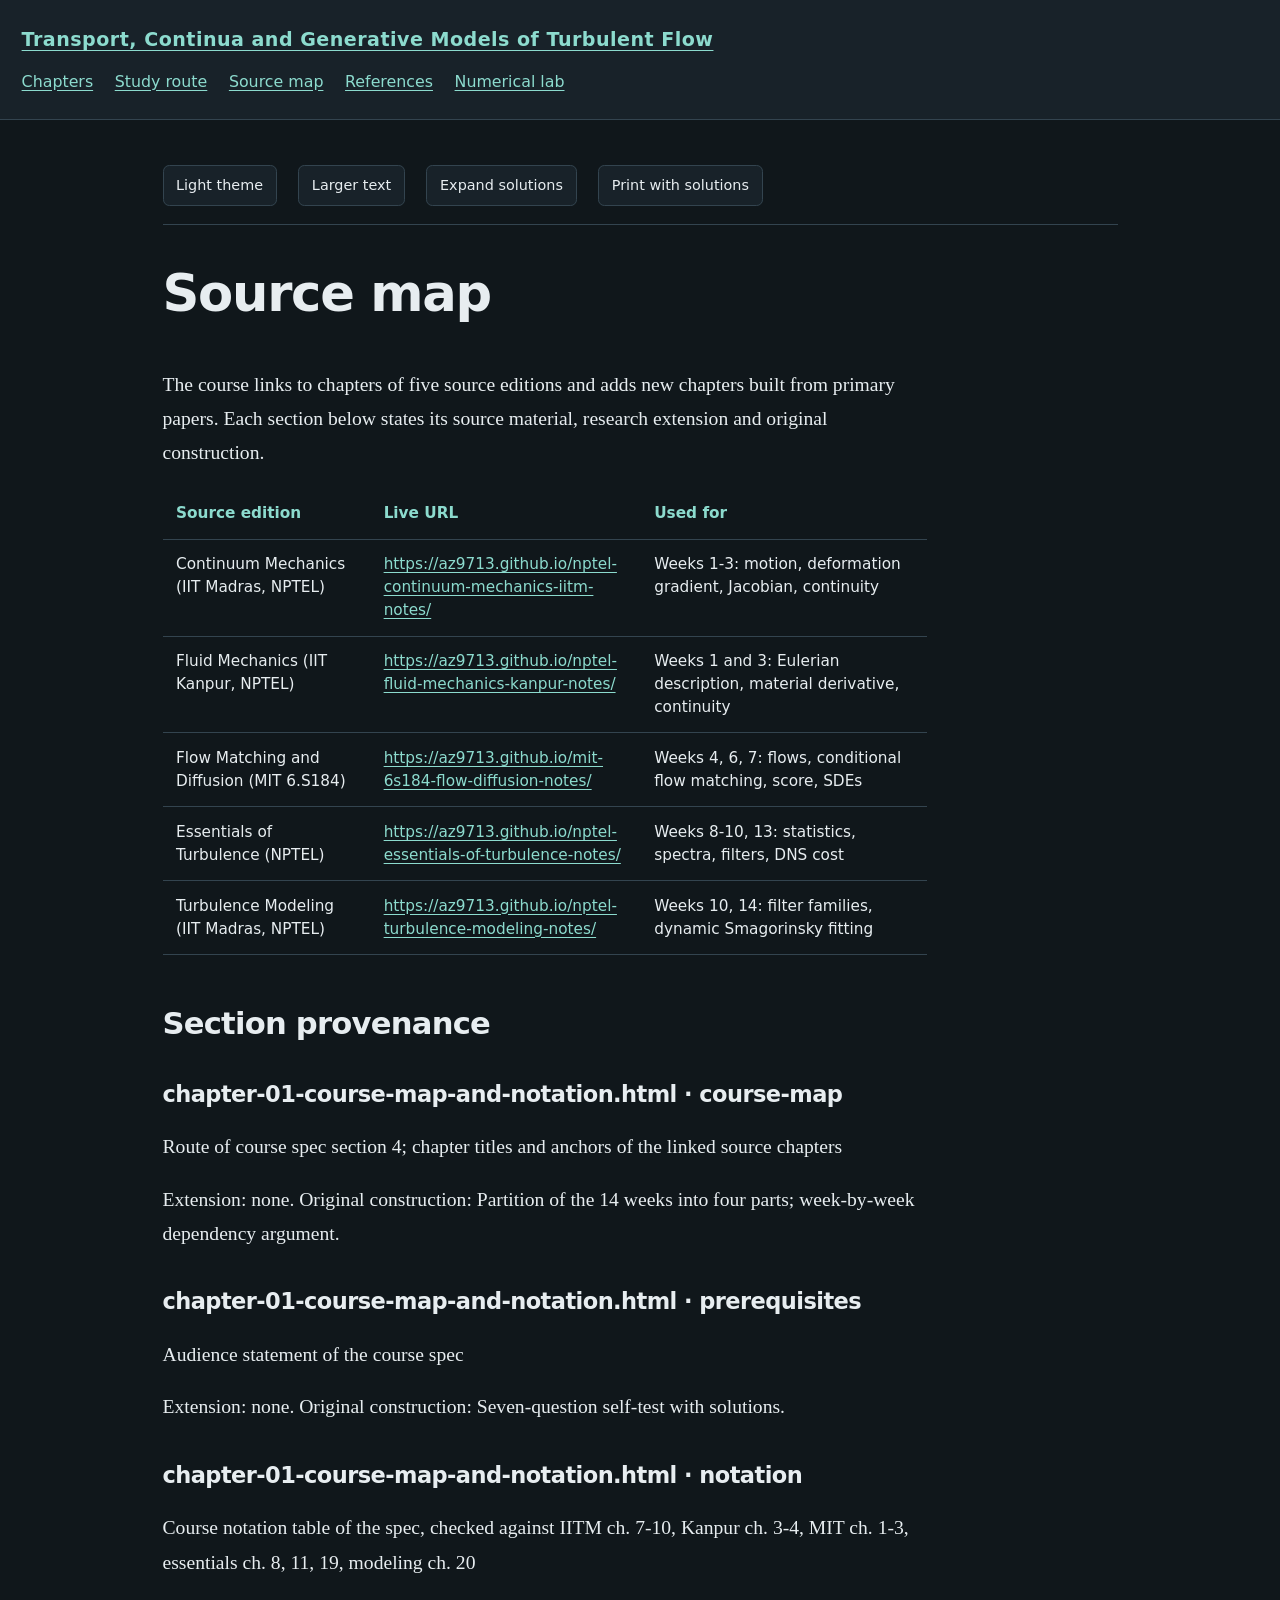
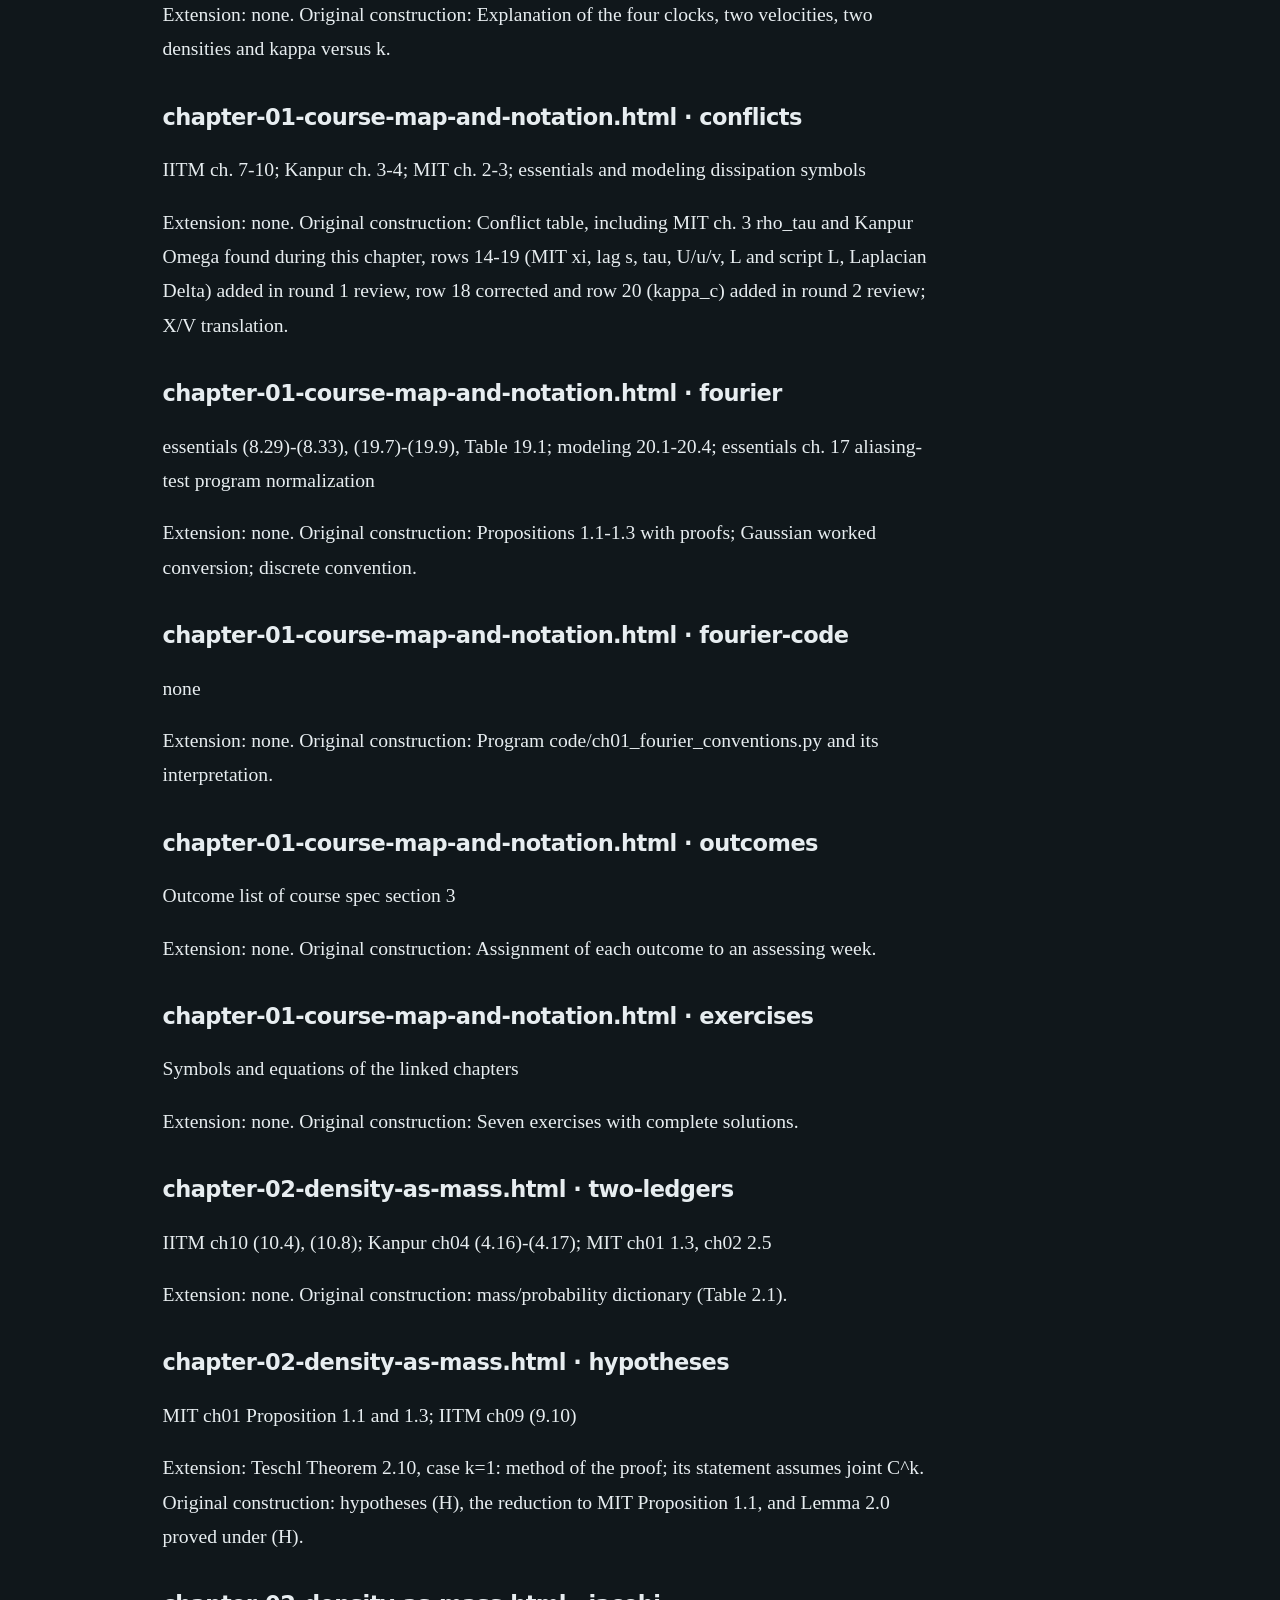
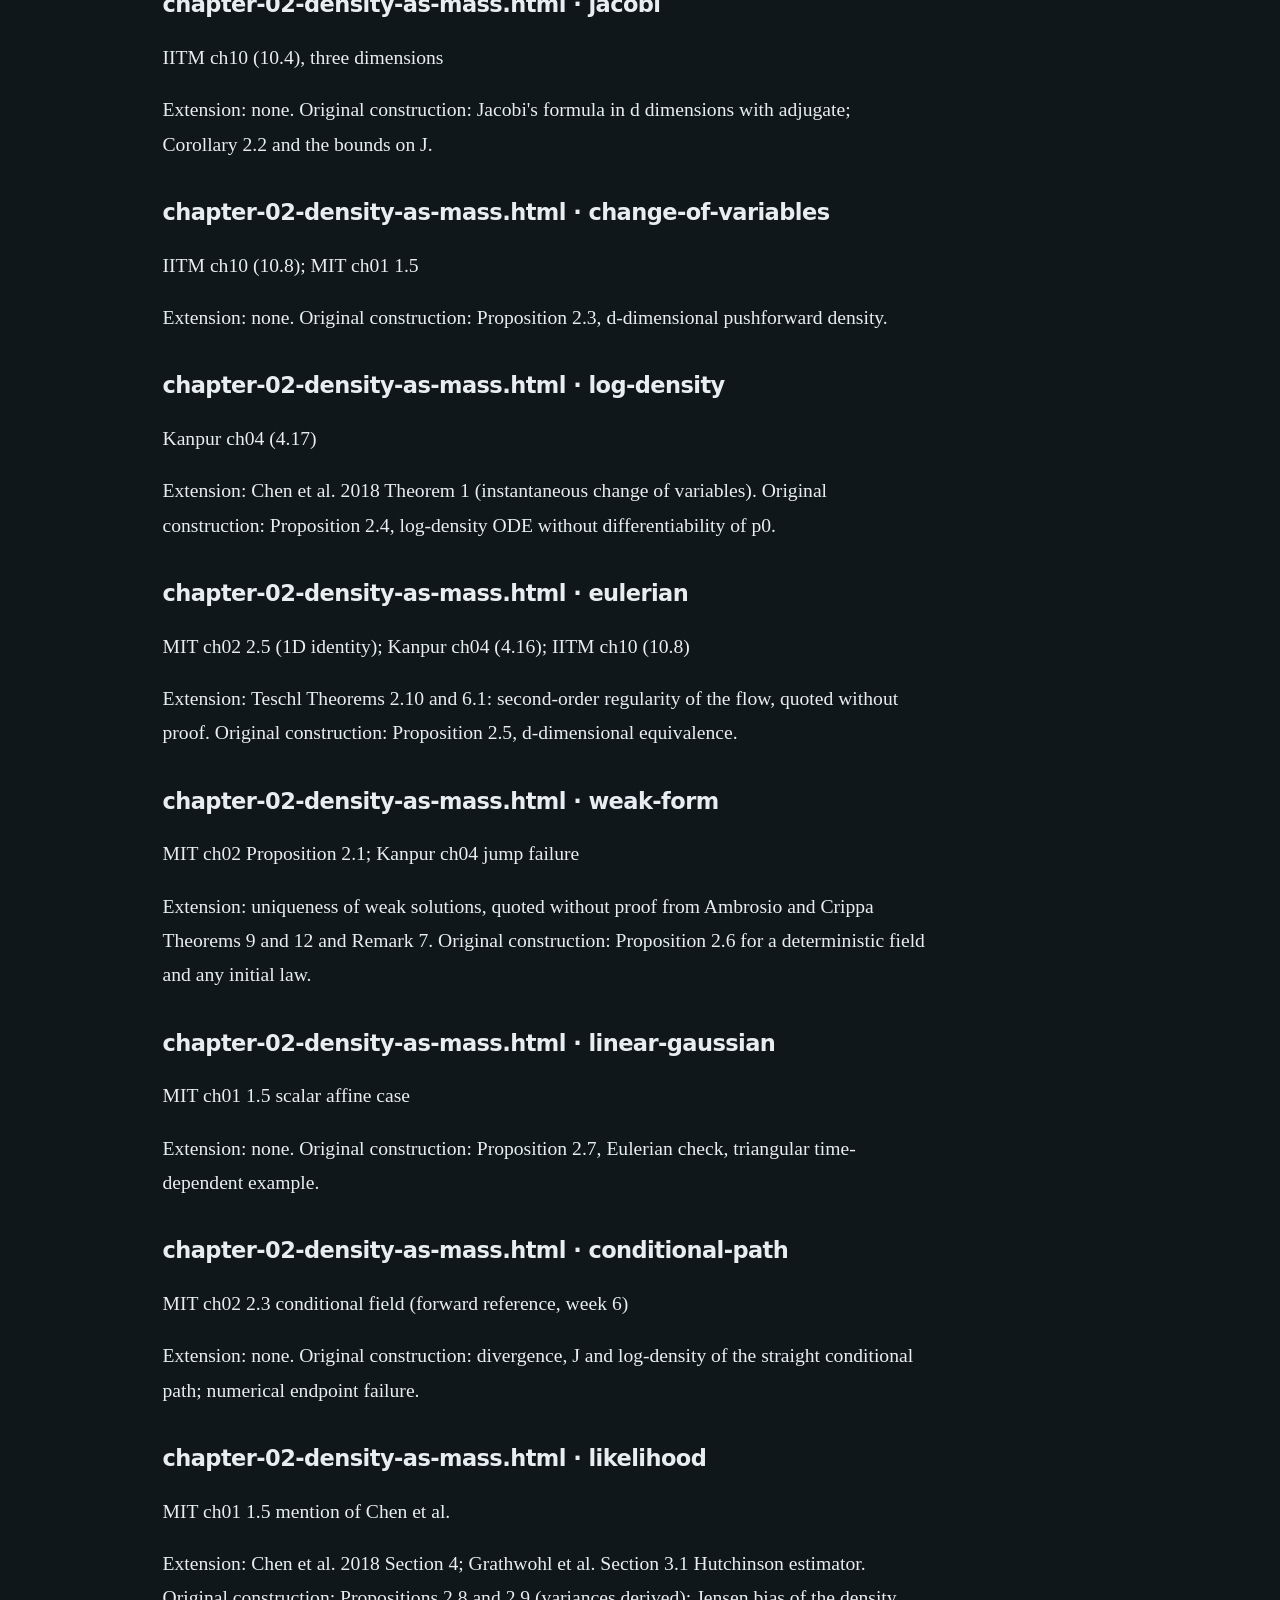
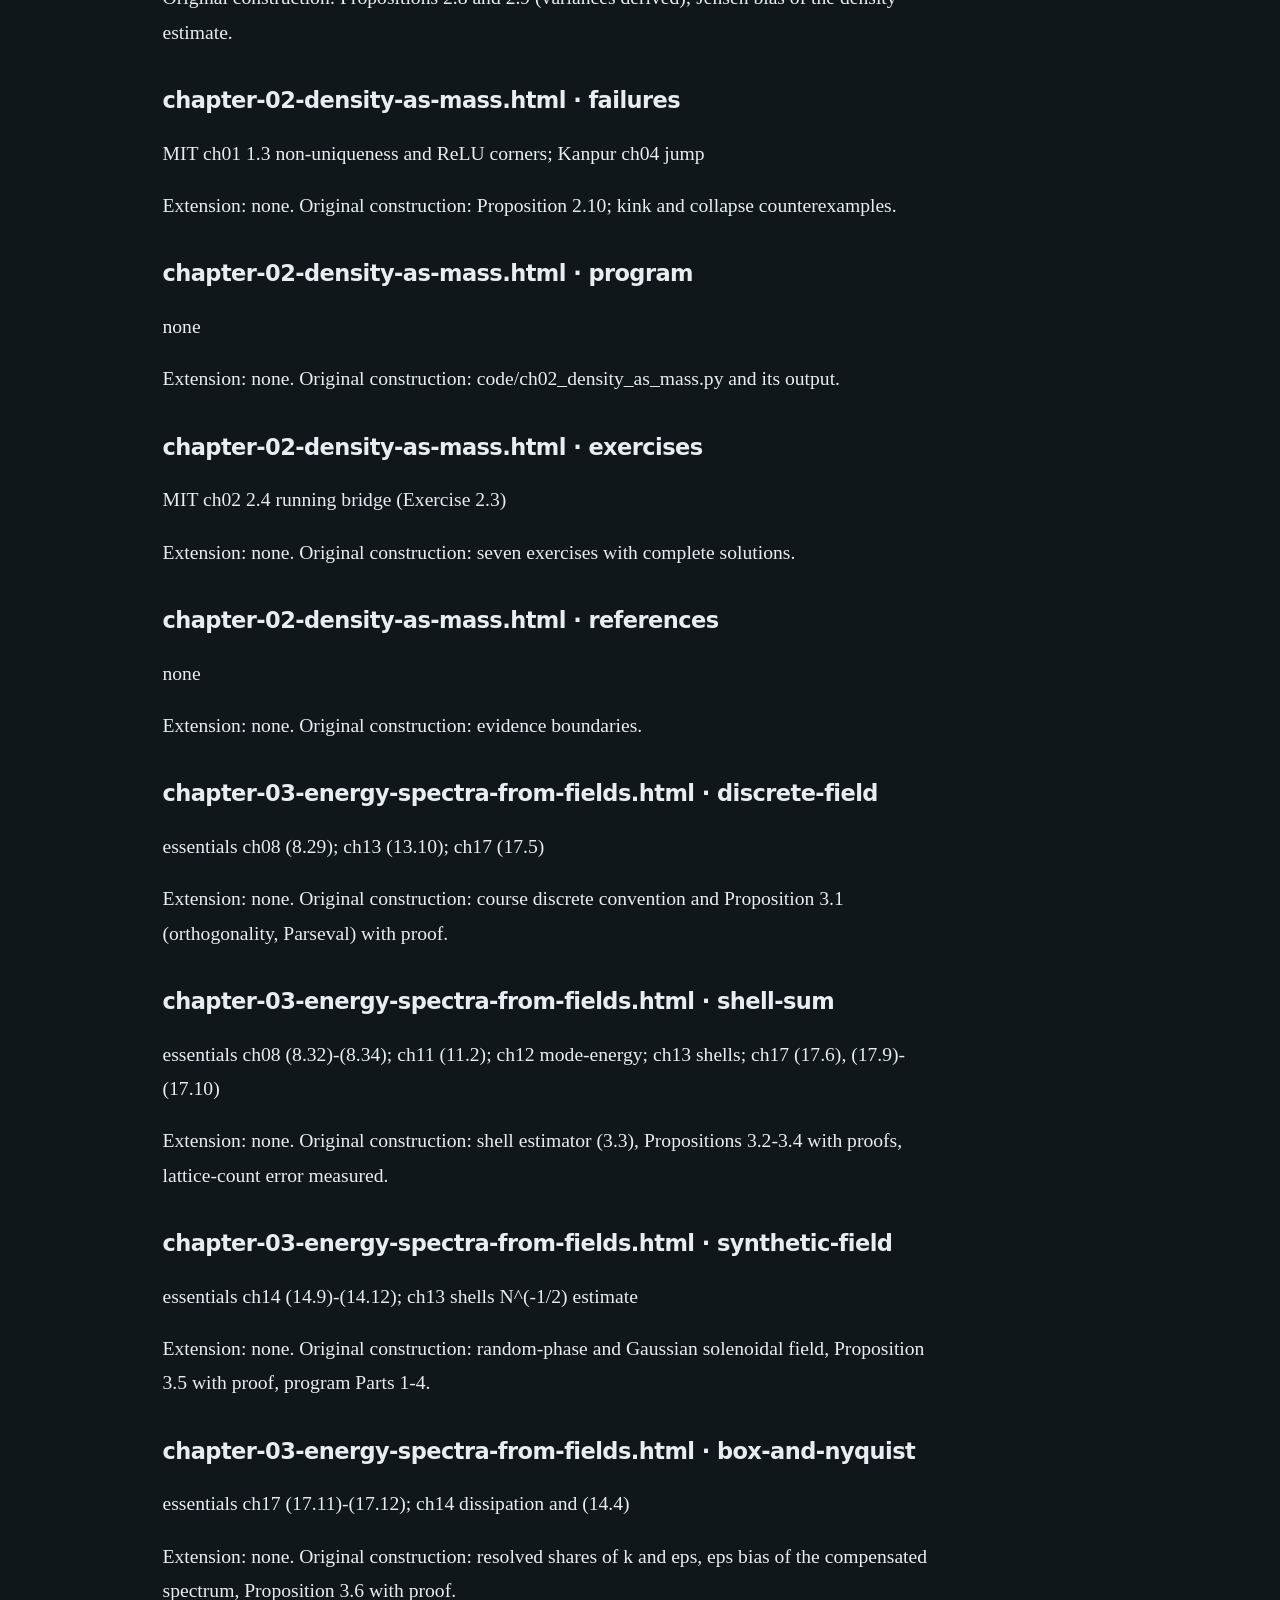
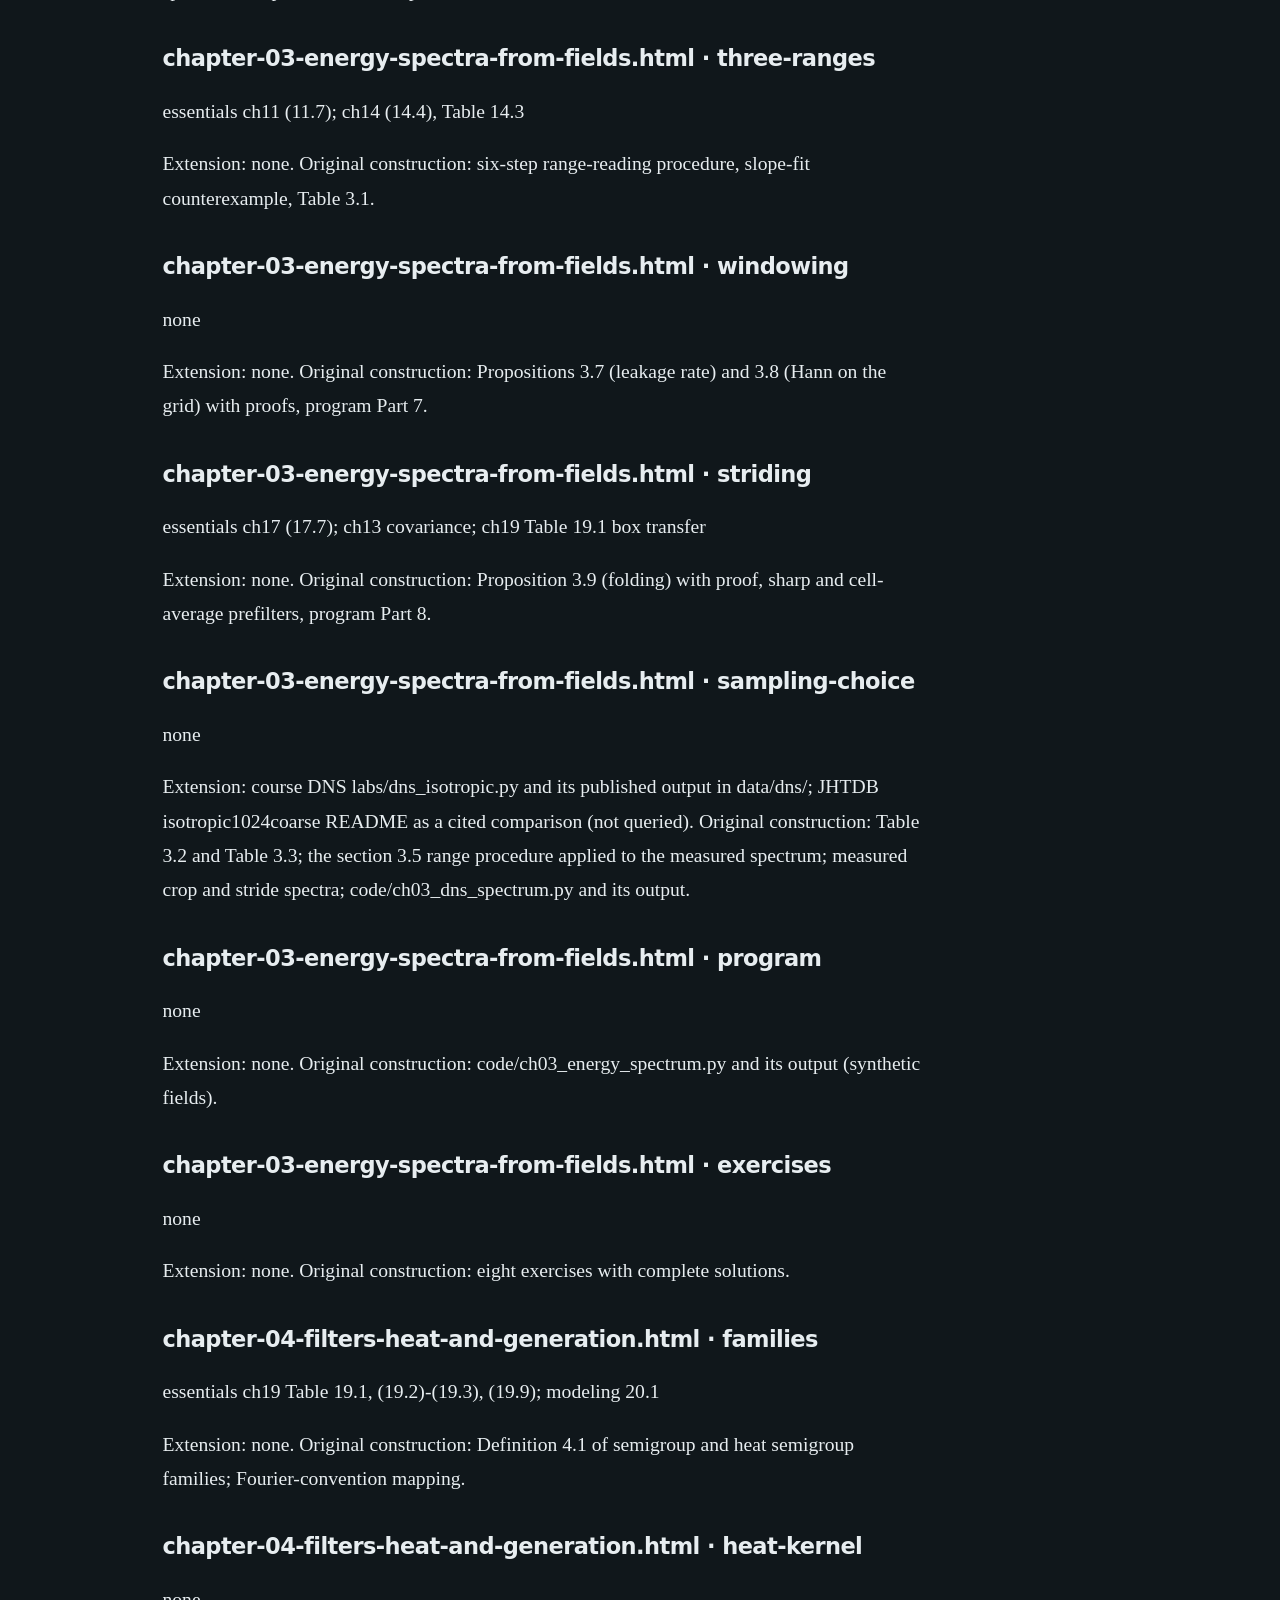
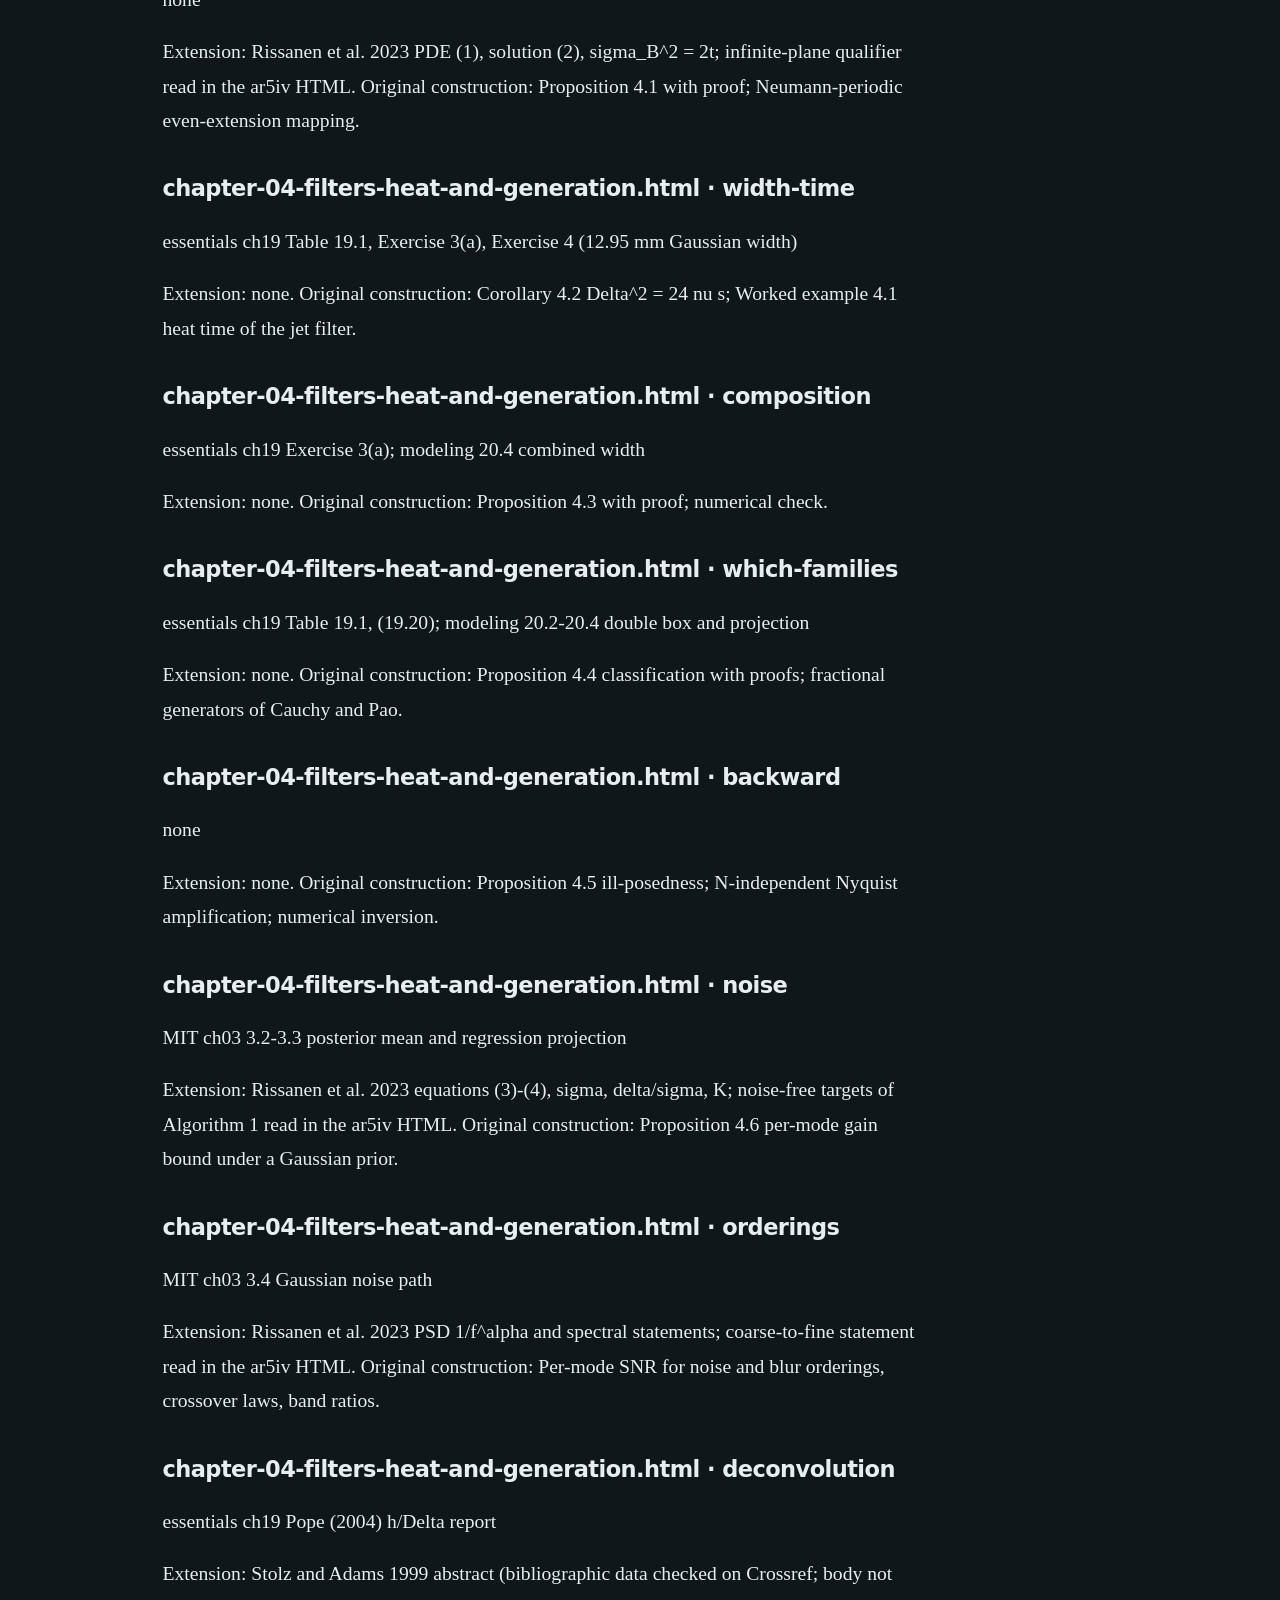
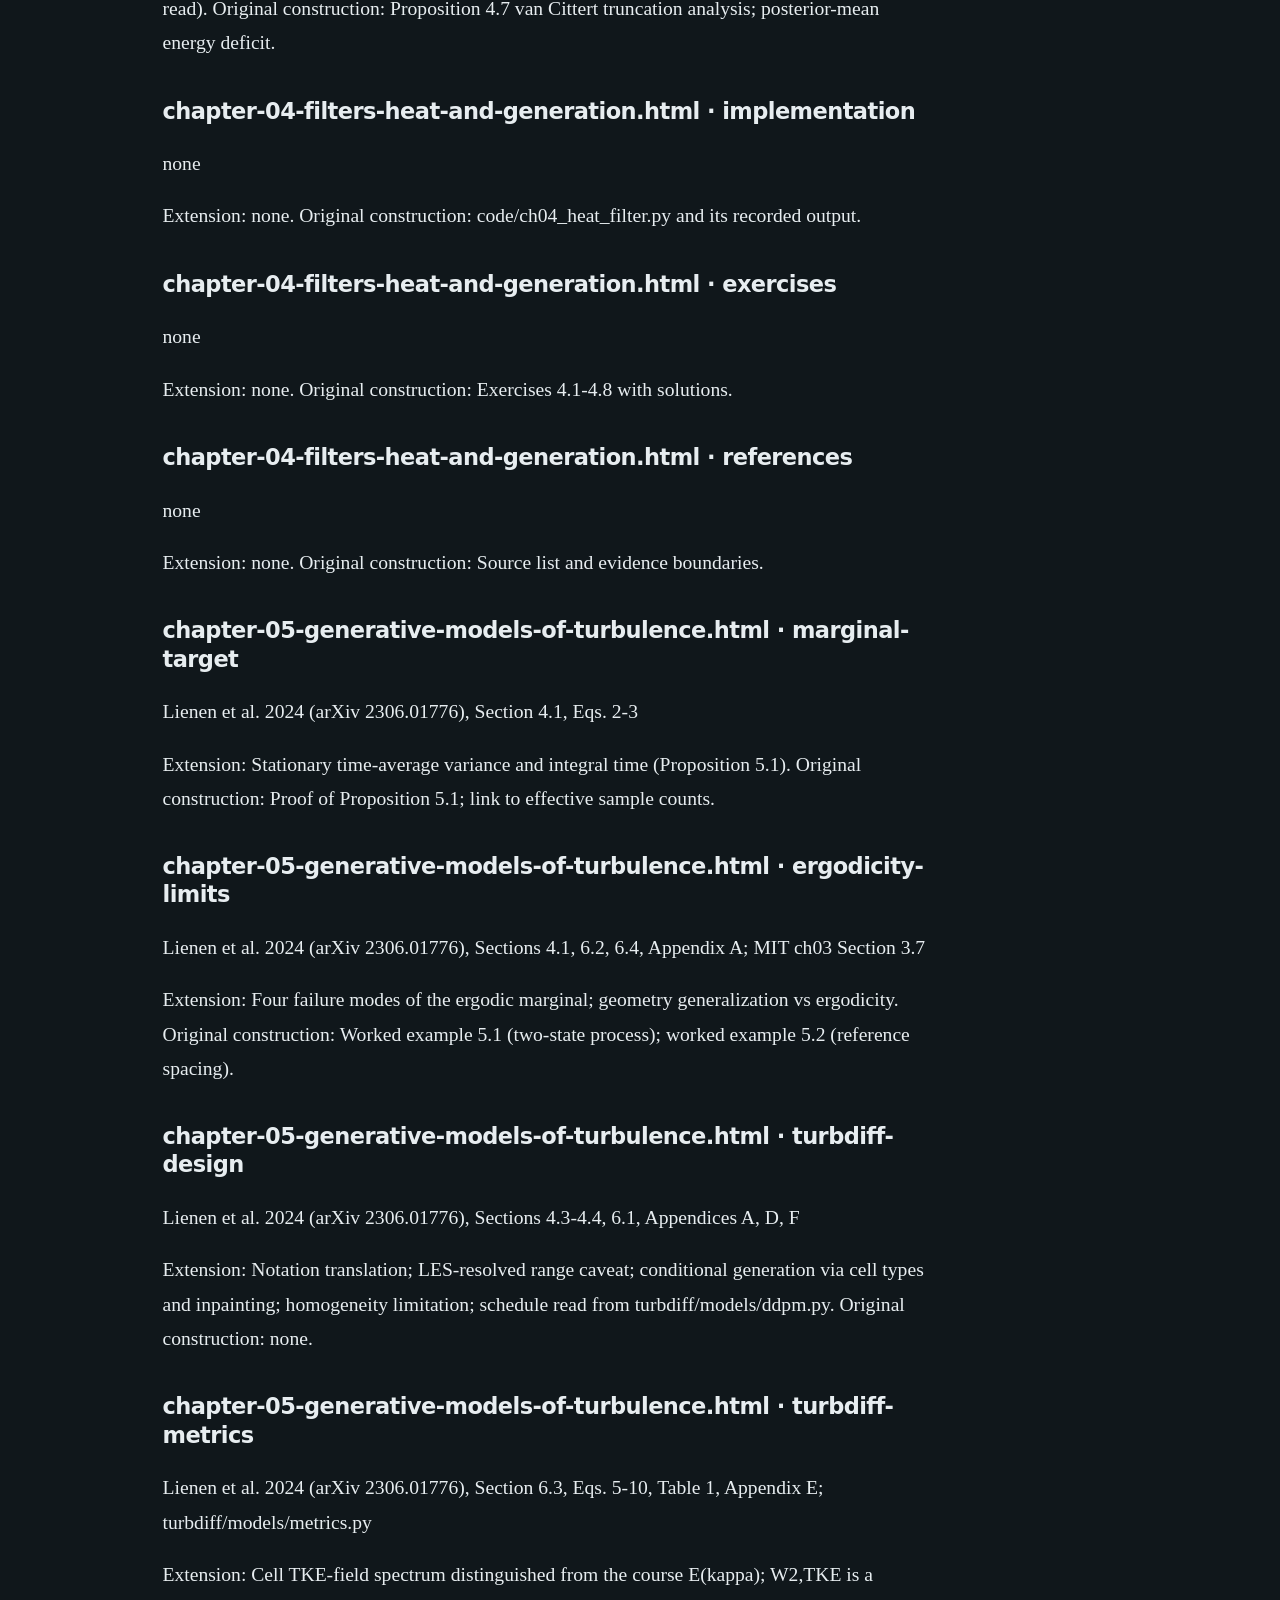
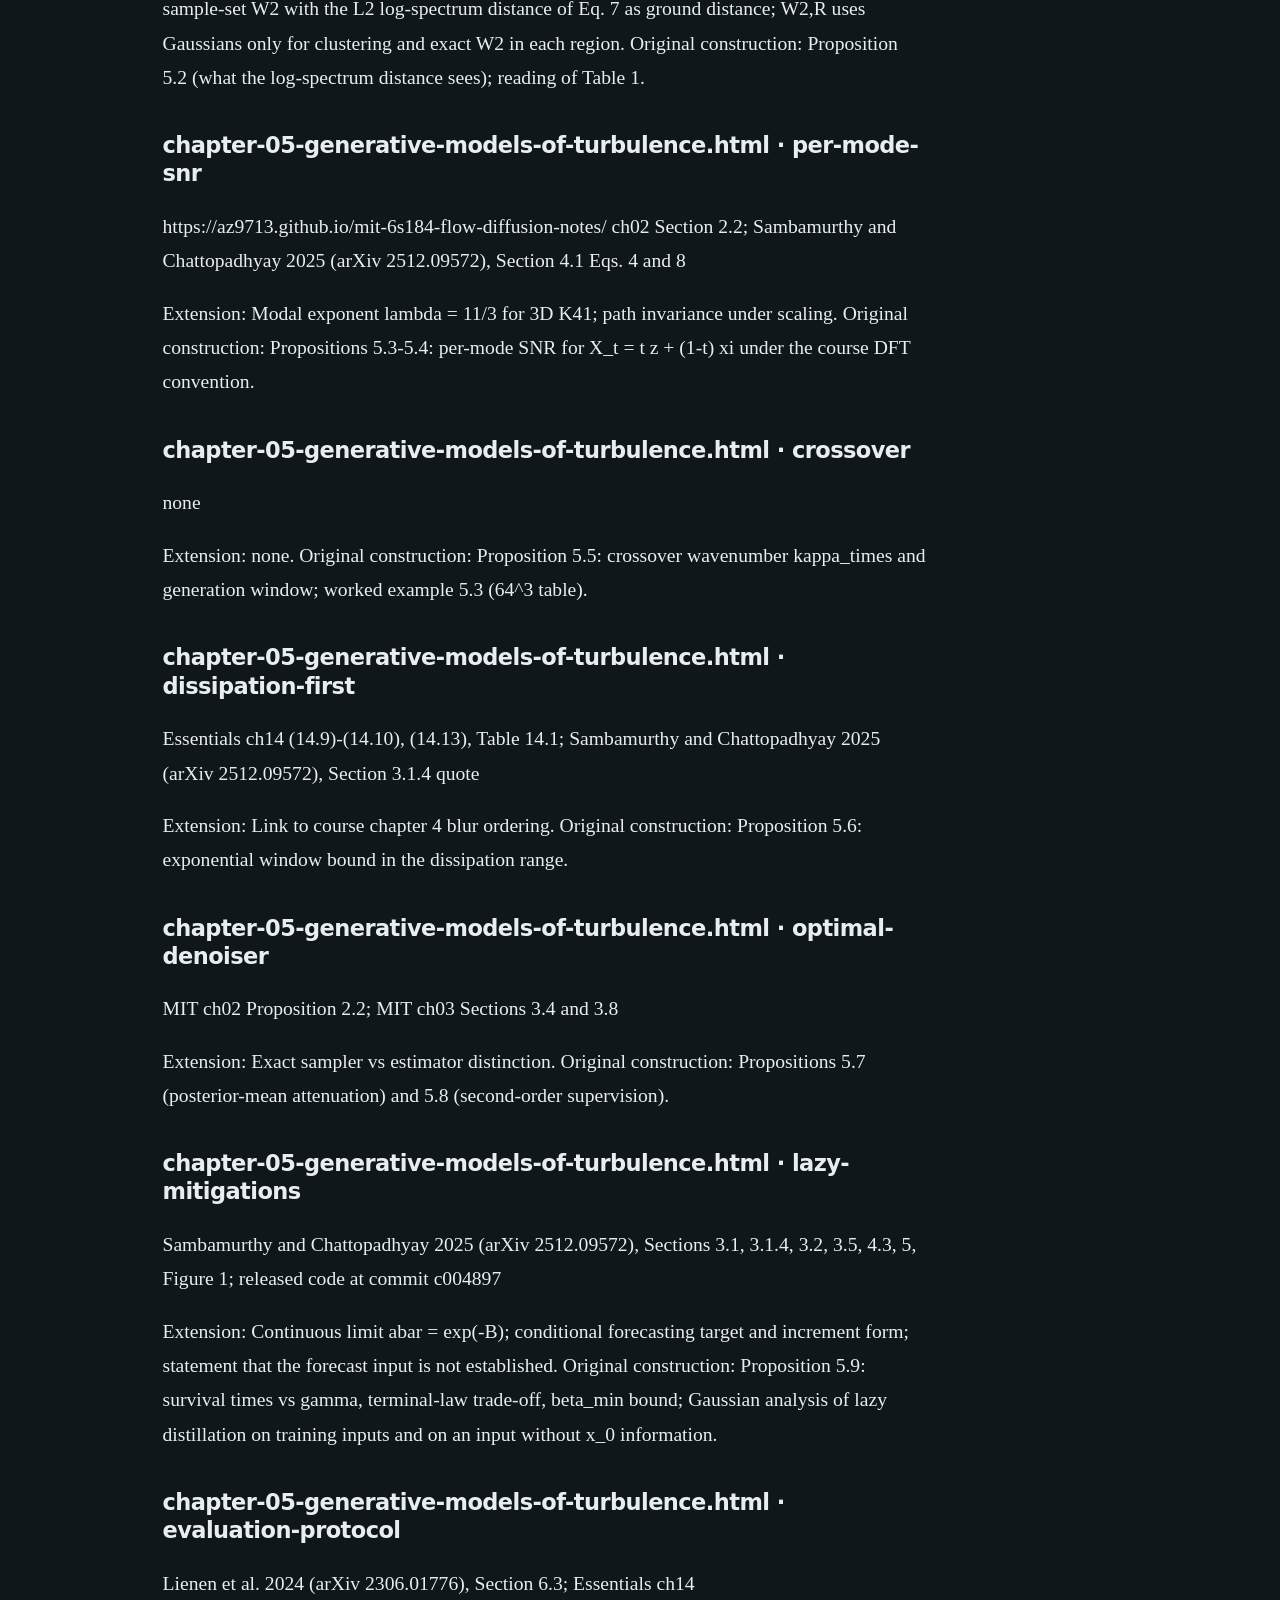
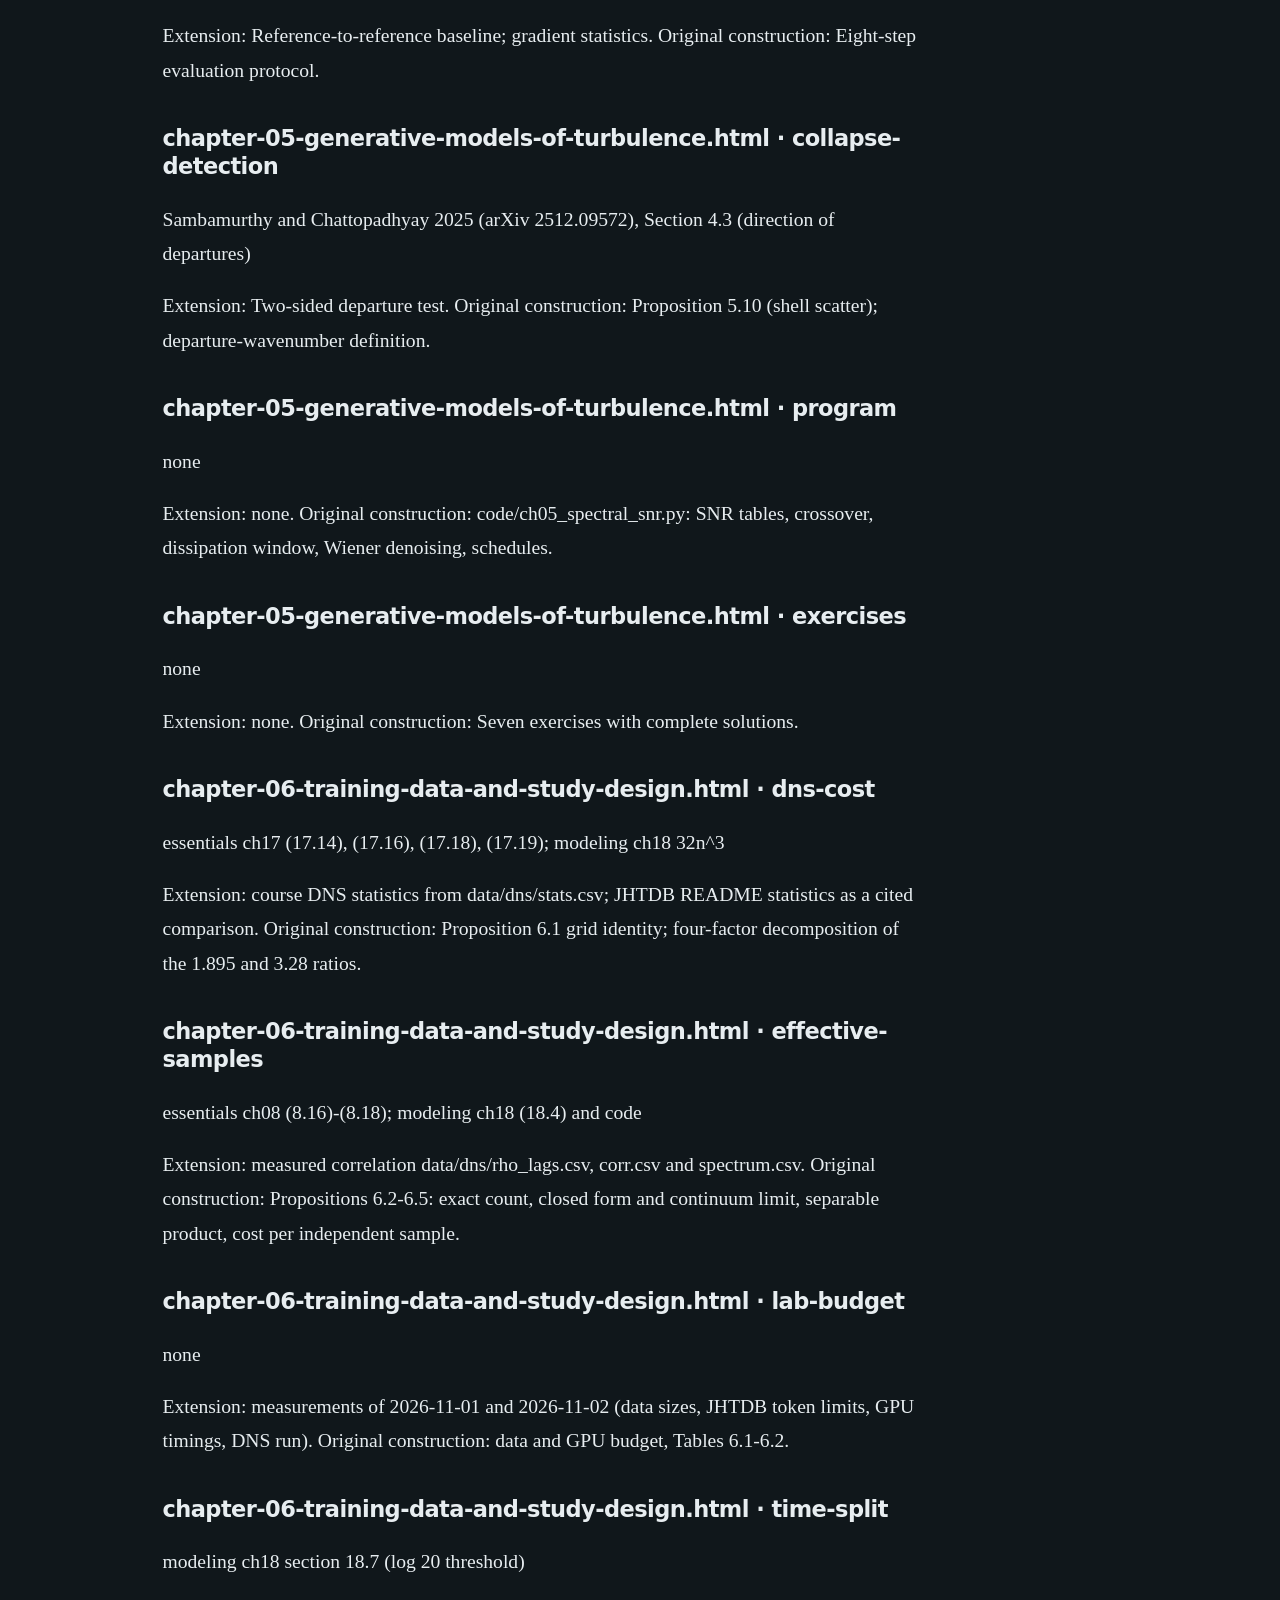
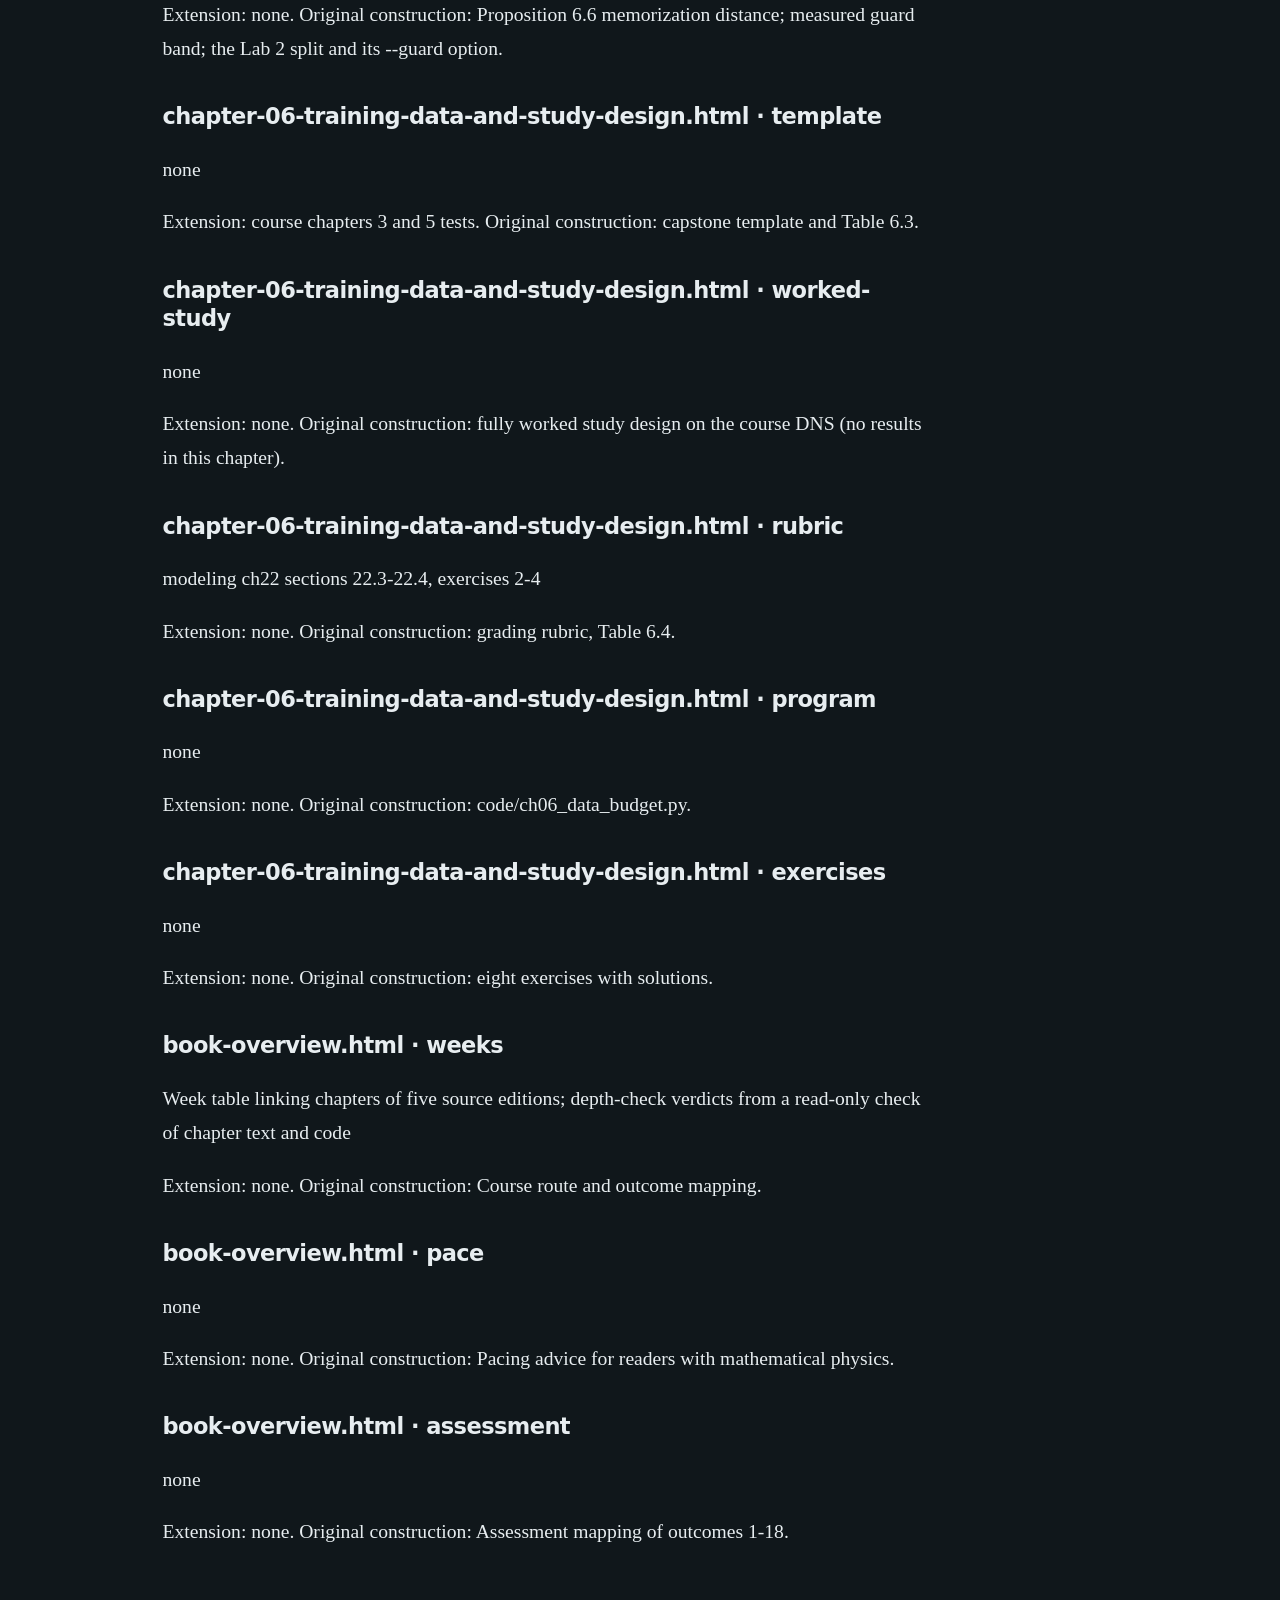
<file: source-map.html>
<!doctype html>
<html lang="en"><head><meta charset="utf-8"><meta name="viewport" content="width=device-width,initial-scale=1">
<meta name="color-scheme" content="dark light"><meta name="book-content-sha256" content="f1643037567ac47fbe94e1e1d83fc1ea229859866eececca67fe669a30e4b723">
<title>Source map · Transport, Continua and Generative Turbulence</title><link rel="icon" href="data:,"><link rel="stylesheet" href="assets/book.css">
<script>window.MathJax={tex:{inlineMath:[['$','$'],['\\(','\\)']],displayMath:[['$$','$$'],['\\[','\\]']],processEscapes:true},svg:{fontCache:'local'},options:{skipHtmlTags:['script','noscript','style','textarea','pre','code']},startup:{pageReady:()=>MathJax.startup.defaultPageReady().then(()=>{document.documentElement.dataset.mathReady='true';})}};</script>
<script defer src="assets/mathjax-tex-svg.js"></script><script defer src="assets/book.js"></script></head>
<body><a class="skip" href="#main">Skip to content</a><header class="site-header"><a class="brand" href="index.html">Transport, Continua and Generative Models of Turbulent Flow</a><nav class="course-nav" aria-label="Book"><a href="index.html">Chapters</a><a href="book-overview.html">Study route</a><a href="source-map.html">Source map</a><a href="references.html">References</a><a href="numerical-lab.html">Numerical lab</a></nav></header>
<div class="layout no-toc"><main id="main"><div class="reading-tools"><button id="theme-toggle" aria-pressed="false">Light theme</button><button id="text-toggle" aria-pressed="false">Larger text</button><button id="solutions-toggle" aria-pressed="false">Expand solutions</button><button id="print-page">Print with solutions</button></div>
<article id="chapter-content"><!-- BOOK-CONTENT-START --><h1>Source map</h1><p>The course links to chapters of five source editions and adds new chapters built from primary papers. Each section below states its source material, research extension and original construction.</p><table><thead><tr><th>Source edition</th><th>Live URL</th><th>Used for</th></tr></thead><tbody><tr><td>Continuum Mechanics (IIT Madras, NPTEL)</td><td><a href="https://az9713.github.io/nptel-continuum-mechanics-iitm-notes/">https://az9713.github.io/nptel-continuum-mechanics-iitm-notes/</a></td><td>Weeks 1-3: motion, deformation gradient, Jacobian, continuity</td></tr><tr><td>Fluid Mechanics (IIT Kanpur, NPTEL)</td><td><a href="https://az9713.github.io/nptel-fluid-mechanics-kanpur-notes/">https://az9713.github.io/nptel-fluid-mechanics-kanpur-notes/</a></td><td>Weeks 1 and 3: Eulerian description, material derivative, continuity</td></tr><tr><td>Flow Matching and Diffusion (MIT 6.S184)</td><td><a href="https://az9713.github.io/mit-6s184-flow-diffusion-notes/">https://az9713.github.io/mit-6s184-flow-diffusion-notes/</a></td><td>Weeks 4, 6, 7: flows, conditional flow matching, score, SDEs</td></tr><tr><td>Essentials of Turbulence (NPTEL)</td><td><a href="https://az9713.github.io/nptel-essentials-of-turbulence-notes/">https://az9713.github.io/nptel-essentials-of-turbulence-notes/</a></td><td>Weeks 8-10, 13: statistics, spectra, filters, DNS cost</td></tr><tr><td>Turbulence Modeling (IIT Madras, NPTEL)</td><td><a href="https://az9713.github.io/nptel-turbulence-modeling-notes/">https://az9713.github.io/nptel-turbulence-modeling-notes/</a></td><td>Weeks 10, 14: filter families, dynamic Smagorinsky fitting</td></tr></tbody></table><h2>Section provenance</h2><h3>chapter-01-course-map-and-notation.html · course-map</h3><p>Route of course spec section 4; chapter titles and anchors of the linked source chapters</p><p>Extension: none. Original construction: Partition of the 14 weeks into four parts; week-by-week dependency argument.</p><h3>chapter-01-course-map-and-notation.html · prerequisites</h3><p>Audience statement of the course spec</p><p>Extension: none. Original construction: Seven-question self-test with solutions.</p><h3>chapter-01-course-map-and-notation.html · notation</h3><p>Course notation table of the spec, checked against IITM ch. 7-10, Kanpur ch. 3-4, MIT ch. 1-3, essentials ch. 8, 11, 19, modeling ch. 20</p><p>Extension: none. Original construction: Explanation of the four clocks, two velocities, two densities and kappa versus k.</p><h3>chapter-01-course-map-and-notation.html · conflicts</h3><p>IITM ch. 7-10; Kanpur ch. 3-4; MIT ch. 2-3; essentials and modeling dissipation symbols</p><p>Extension: none. Original construction: Conflict table, including MIT ch. 3 rho_tau and Kanpur Omega found during this chapter, rows 14-19 (MIT xi, lag s, tau, U/u/v, L and script L, Laplacian Delta) added in round 1 review, row 18 corrected and row 20 (kappa_c) added in round 2 review; X/V translation.</p><h3>chapter-01-course-map-and-notation.html · fourier</h3><p>essentials (8.29)-(8.33), (19.7)-(19.9), Table 19.1; modeling 20.1-20.4; essentials ch. 17 aliasing-test program normalization</p><p>Extension: none. Original construction: Propositions 1.1-1.3 with proofs; Gaussian worked conversion; discrete convention.</p><h3>chapter-01-course-map-and-notation.html · fourier-code</h3><p>none</p><p>Extension: none. Original construction: Program code/ch01_fourier_conventions.py and its interpretation.</p><h3>chapter-01-course-map-and-notation.html · outcomes</h3><p>Outcome list of course spec section 3</p><p>Extension: none. Original construction: Assignment of each outcome to an assessing week.</p><h3>chapter-01-course-map-and-notation.html · exercises</h3><p>Symbols and equations of the linked chapters</p><p>Extension: none. Original construction: Seven exercises with complete solutions.</p><h3>chapter-02-density-as-mass.html · two-ledgers</h3><p>IITM ch10 (10.4), (10.8); Kanpur ch04 (4.16)-(4.17); MIT ch01 1.3, ch02 2.5</p><p>Extension: none. Original construction: mass/probability dictionary (Table 2.1).</p><h3>chapter-02-density-as-mass.html · hypotheses</h3><p>MIT ch01 Proposition 1.1 and 1.3; IITM ch09 (9.10)</p><p>Extension: Teschl Theorem 2.10, case k=1: method of the proof; its statement assumes joint C^k. Original construction: hypotheses (H), the reduction to MIT Proposition 1.1, and Lemma 2.0 proved under (H).</p><h3>chapter-02-density-as-mass.html · jacobi</h3><p>IITM ch10 (10.4), three dimensions</p><p>Extension: none. Original construction: Jacobi&#x27;s formula in d dimensions with adjugate; Corollary 2.2 and the bounds on J.</p><h3>chapter-02-density-as-mass.html · change-of-variables</h3><p>IITM ch10 (10.8); MIT ch01 1.5</p><p>Extension: none. Original construction: Proposition 2.3, d-dimensional pushforward density.</p><h3>chapter-02-density-as-mass.html · log-density</h3><p>Kanpur ch04 (4.17)</p><p>Extension: Chen et al. 2018 Theorem 1 (instantaneous change of variables). Original construction: Proposition 2.4, log-density ODE without differentiability of p0.</p><h3>chapter-02-density-as-mass.html · eulerian</h3><p>MIT ch02 2.5 (1D identity); Kanpur ch04 (4.16); IITM ch10 (10.8)</p><p>Extension: Teschl Theorems 2.10 and 6.1: second-order regularity of the flow, quoted without proof. Original construction: Proposition 2.5, d-dimensional equivalence.</p><h3>chapter-02-density-as-mass.html · weak-form</h3><p>MIT ch02 Proposition 2.1; Kanpur ch04 jump failure</p><p>Extension: uniqueness of weak solutions, quoted without proof from Ambrosio and Crippa Theorems 9 and 12 and Remark 7. Original construction: Proposition 2.6 for a deterministic field and any initial law.</p><h3>chapter-02-density-as-mass.html · linear-gaussian</h3><p>MIT ch01 1.5 scalar affine case</p><p>Extension: none. Original construction: Proposition 2.7, Eulerian check, triangular time-dependent example.</p><h3>chapter-02-density-as-mass.html · conditional-path</h3><p>MIT ch02 2.3 conditional field (forward reference, week 6)</p><p>Extension: none. Original construction: divergence, J and log-density of the straight conditional path; numerical endpoint failure.</p><h3>chapter-02-density-as-mass.html · likelihood</h3><p>MIT ch01 1.5 mention of Chen et al.</p><p>Extension: Chen et al. 2018 Section 4; Grathwohl et al. Section 3.1 Hutchinson estimator. Original construction: Propositions 2.8 and 2.9 (variances derived); Jensen bias of the density estimate.</p><h3>chapter-02-density-as-mass.html · failures</h3><p>MIT ch01 1.3 non-uniqueness and ReLU corners; Kanpur ch04 jump</p><p>Extension: none. Original construction: Proposition 2.10; kink and collapse counterexamples.</p><h3>chapter-02-density-as-mass.html · program</h3><p>none</p><p>Extension: none. Original construction: code/ch02_density_as_mass.py and its output.</p><h3>chapter-02-density-as-mass.html · exercises</h3><p>MIT ch02 2.4 running bridge (Exercise 2.3)</p><p>Extension: none. Original construction: seven exercises with complete solutions.</p><h3>chapter-02-density-as-mass.html · references</h3><p>none</p><p>Extension: none. Original construction: evidence boundaries.</p><h3>chapter-03-energy-spectra-from-fields.html · discrete-field</h3><p>essentials ch08 (8.29); ch13 (13.10); ch17 (17.5)</p><p>Extension: none. Original construction: course discrete convention and Proposition 3.1 (orthogonality, Parseval) with proof.</p><h3>chapter-03-energy-spectra-from-fields.html · shell-sum</h3><p>essentials ch08 (8.32)-(8.34); ch11 (11.2); ch12 mode-energy; ch13 shells; ch17 (17.6), (17.9)-(17.10)</p><p>Extension: none. Original construction: shell estimator (3.3), Propositions 3.2-3.4 with proofs, lattice-count error measured.</p><h3>chapter-03-energy-spectra-from-fields.html · synthetic-field</h3><p>essentials ch14 (14.9)-(14.12); ch13 shells N^(-1/2) estimate</p><p>Extension: none. Original construction: random-phase and Gaussian solenoidal field, Proposition 3.5 with proof, program Parts 1-4.</p><h3>chapter-03-energy-spectra-from-fields.html · box-and-nyquist</h3><p>essentials ch17 (17.11)-(17.12); ch14 dissipation and (14.4)</p><p>Extension: none. Original construction: resolved shares of k and eps, eps bias of the compensated spectrum, Proposition 3.6 with proof.</p><h3>chapter-03-energy-spectra-from-fields.html · three-ranges</h3><p>essentials ch11 (11.7); ch14 (14.4), Table 14.3</p><p>Extension: none. Original construction: six-step range-reading procedure, slope-fit counterexample, Table 3.1.</p><h3>chapter-03-energy-spectra-from-fields.html · windowing</h3><p>none</p><p>Extension: none. Original construction: Propositions 3.7 (leakage rate) and 3.8 (Hann on the grid) with proofs, program Part 7.</p><h3>chapter-03-energy-spectra-from-fields.html · striding</h3><p>essentials ch17 (17.7); ch13 covariance; ch19 Table 19.1 box transfer</p><p>Extension: none. Original construction: Proposition 3.9 (folding) with proof, sharp and cell-average prefilters, program Part 8.</p><h3>chapter-03-energy-spectra-from-fields.html · sampling-choice</h3><p>none</p><p>Extension: course DNS labs/dns_isotropic.py and its published output in data/dns/; JHTDB isotropic1024coarse README as a cited comparison (not queried). Original construction: Table 3.2 and Table 3.3; the section 3.5 range procedure applied to the measured spectrum; measured crop and stride spectra; code/ch03_dns_spectrum.py and its output.</p><h3>chapter-03-energy-spectra-from-fields.html · program</h3><p>none</p><p>Extension: none. Original construction: code/ch03_energy_spectrum.py and its output (synthetic fields).</p><h3>chapter-03-energy-spectra-from-fields.html · exercises</h3><p>none</p><p>Extension: none. Original construction: eight exercises with complete solutions.</p><h3>chapter-04-filters-heat-and-generation.html · families</h3><p>essentials ch19 Table 19.1, (19.2)-(19.3), (19.9); modeling 20.1</p><p>Extension: none. Original construction: Definition 4.1 of semigroup and heat semigroup families; Fourier-convention mapping.</p><h3>chapter-04-filters-heat-and-generation.html · heat-kernel</h3><p>none</p><p>Extension: Rissanen et al. 2023 PDE (1), solution (2), sigma_B^2 = 2t; infinite-plane qualifier read in the ar5iv HTML. Original construction: Proposition 4.1 with proof; Neumann-periodic even-extension mapping.</p><h3>chapter-04-filters-heat-and-generation.html · width-time</h3><p>essentials ch19 Table 19.1, Exercise 3(a), Exercise 4 (12.95 mm Gaussian width)</p><p>Extension: none. Original construction: Corollary 4.2 Delta^2 = 24 nu s; Worked example 4.1 heat time of the jet filter.</p><h3>chapter-04-filters-heat-and-generation.html · composition</h3><p>essentials ch19 Exercise 3(a); modeling 20.4 combined width</p><p>Extension: none. Original construction: Proposition 4.3 with proof; numerical check.</p><h3>chapter-04-filters-heat-and-generation.html · which-families</h3><p>essentials ch19 Table 19.1, (19.20); modeling 20.2-20.4 double box and projection</p><p>Extension: none. Original construction: Proposition 4.4 classification with proofs; fractional generators of Cauchy and Pao.</p><h3>chapter-04-filters-heat-and-generation.html · backward</h3><p>none</p><p>Extension: none. Original construction: Proposition 4.5 ill-posedness; N-independent Nyquist amplification; numerical inversion.</p><h3>chapter-04-filters-heat-and-generation.html · noise</h3><p>MIT ch03 3.2-3.3 posterior mean and regression projection</p><p>Extension: Rissanen et al. 2023 equations (3)-(4), sigma, delta/sigma, K; noise-free targets of Algorithm 1 read in the ar5iv HTML. Original construction: Proposition 4.6 per-mode gain bound under a Gaussian prior.</p><h3>chapter-04-filters-heat-and-generation.html · orderings</h3><p>MIT ch03 3.4 Gaussian noise path</p><p>Extension: Rissanen et al. 2023 PSD 1/f^alpha and spectral statements; coarse-to-fine statement read in the ar5iv HTML. Original construction: Per-mode SNR for noise and blur orderings, crossover laws, band ratios.</p><h3>chapter-04-filters-heat-and-generation.html · deconvolution</h3><p>essentials ch19 Pope (2004) h/Delta report</p><p>Extension: Stolz and Adams 1999 abstract (bibliographic data checked on Crossref; body not read). Original construction: Proposition 4.7 van Cittert truncation analysis; posterior-mean energy deficit.</p><h3>chapter-04-filters-heat-and-generation.html · implementation</h3><p>none</p><p>Extension: none. Original construction: code/ch04_heat_filter.py and its recorded output.</p><h3>chapter-04-filters-heat-and-generation.html · exercises</h3><p>none</p><p>Extension: none. Original construction: Exercises 4.1-4.8 with solutions.</p><h3>chapter-04-filters-heat-and-generation.html · references</h3><p>none</p><p>Extension: none. Original construction: Source list and evidence boundaries.</p><h3>chapter-05-generative-models-of-turbulence.html · marginal-target</h3><p>Lienen et al. 2024 (arXiv 2306.01776), Section 4.1, Eqs. 2-3</p><p>Extension: Stationary time-average variance and integral time (Proposition 5.1). Original construction: Proof of Proposition 5.1; link to effective sample counts.</p><h3>chapter-05-generative-models-of-turbulence.html · ergodicity-limits</h3><p>Lienen et al. 2024 (arXiv 2306.01776), Sections 4.1, 6.2, 6.4, Appendix A; MIT ch03 Section 3.7</p><p>Extension: Four failure modes of the ergodic marginal; geometry generalization vs ergodicity. Original construction: Worked example 5.1 (two-state process); worked example 5.2 (reference spacing).</p><h3>chapter-05-generative-models-of-turbulence.html · turbdiff-design</h3><p>Lienen et al. 2024 (arXiv 2306.01776), Sections 4.3-4.4, 6.1, Appendices A, D, F</p><p>Extension: Notation translation; LES-resolved range caveat; conditional generation via cell types and inpainting; homogeneity limitation; schedule read from turbdiff/models/ddpm.py. Original construction: none.</p><h3>chapter-05-generative-models-of-turbulence.html · turbdiff-metrics</h3><p>Lienen et al. 2024 (arXiv 2306.01776), Section 6.3, Eqs. 5-10, Table 1, Appendix E; turbdiff/models/metrics.py</p><p>Extension: Cell TKE-field spectrum distinguished from the course E(kappa); W2,TKE is a sample-set W2 with the L2 log-spectrum distance of Eq. 7 as ground distance; W2,R uses Gaussians only for clustering and exact W2 in each region. Original construction: Proposition 5.2 (what the log-spectrum distance sees); reading of Table 1.</p><h3>chapter-05-generative-models-of-turbulence.html · per-mode-snr</h3><p>https://az9713.github.io/mit-6s184-flow-diffusion-notes/ ch02 Section 2.2; Sambamurthy and Chattopadhyay 2025 (arXiv 2512.09572), Section 4.1 Eqs. 4 and 8</p><p>Extension: Modal exponent lambda = 11/3 for 3D K41; path invariance under scaling. Original construction: Propositions 5.3-5.4: per-mode SNR for X_t = t z + (1-t) xi under the course DFT convention.</p><h3>chapter-05-generative-models-of-turbulence.html · crossover</h3><p>none</p><p>Extension: none. Original construction: Proposition 5.5: crossover wavenumber kappa_times and generation window; worked example 5.3 (64^3 table).</p><h3>chapter-05-generative-models-of-turbulence.html · dissipation-first</h3><p>Essentials ch14 (14.9)-(14.10), (14.13), Table 14.1; Sambamurthy and Chattopadhyay 2025 (arXiv 2512.09572), Section 3.1.4 quote</p><p>Extension: Link to course chapter 4 blur ordering. Original construction: Proposition 5.6: exponential window bound in the dissipation range.</p><h3>chapter-05-generative-models-of-turbulence.html · optimal-denoiser</h3><p>MIT ch02 Proposition 2.2; MIT ch03 Sections 3.4 and 3.8</p><p>Extension: Exact sampler vs estimator distinction. Original construction: Propositions 5.7 (posterior-mean attenuation) and 5.8 (second-order supervision).</p><h3>chapter-05-generative-models-of-turbulence.html · lazy-mitigations</h3><p>Sambamurthy and Chattopadhyay 2025 (arXiv 2512.09572), Sections 3.1, 3.1.4, 3.2, 3.5, 4.3, 5, Figure 1; released code at commit c004897</p><p>Extension: Continuous limit abar = exp(-B); conditional forecasting target and increment form; statement that the forecast input is not established. Original construction: Proposition 5.9: survival times vs gamma, terminal-law trade-off, beta_min bound; Gaussian analysis of lazy distillation on training inputs and on an input without x_0 information.</p><h3>chapter-05-generative-models-of-turbulence.html · evaluation-protocol</h3><p>Lienen et al. 2024 (arXiv 2306.01776), Section 6.3; Essentials ch14</p><p>Extension: Reference-to-reference baseline; gradient statistics. Original construction: Eight-step evaluation protocol.</p><h3>chapter-05-generative-models-of-turbulence.html · collapse-detection</h3><p>Sambamurthy and Chattopadhyay 2025 (arXiv 2512.09572), Section 4.3 (direction of departures)</p><p>Extension: Two-sided departure test. Original construction: Proposition 5.10 (shell scatter); departure-wavenumber definition.</p><h3>chapter-05-generative-models-of-turbulence.html · program</h3><p>none</p><p>Extension: none. Original construction: code/ch05_spectral_snr.py: SNR tables, crossover, dissipation window, Wiener denoising, schedules.</p><h3>chapter-05-generative-models-of-turbulence.html · exercises</h3><p>none</p><p>Extension: none. Original construction: Seven exercises with complete solutions.</p><h3>chapter-06-training-data-and-study-design.html · dns-cost</h3><p>essentials ch17 (17.14), (17.16), (17.18), (17.19); modeling ch18 32n^3</p><p>Extension: course DNS statistics from data/dns/stats.csv; JHTDB README statistics as a cited comparison. Original construction: Proposition 6.1 grid identity; four-factor decomposition of the 1.895 and 3.28 ratios.</p><h3>chapter-06-training-data-and-study-design.html · effective-samples</h3><p>essentials ch08 (8.16)-(8.18); modeling ch18 (18.4) and code</p><p>Extension: measured correlation data/dns/rho_lags.csv, corr.csv and spectrum.csv. Original construction: Propositions 6.2-6.5: exact count, closed form and continuum limit, separable product, cost per independent sample.</p><h3>chapter-06-training-data-and-study-design.html · lab-budget</h3><p>none</p><p>Extension: measurements of 2026-11-01 and 2026-11-02 (data sizes, JHTDB token limits, GPU timings, DNS run). Original construction: data and GPU budget, Tables 6.1-6.2.</p><h3>chapter-06-training-data-and-study-design.html · time-split</h3><p>modeling ch18 section 18.7 (log 20 threshold)</p><p>Extension: none. Original construction: Proposition 6.6 memorization distance; measured guard band; the Lab 2 split and its --guard option.</p><h3>chapter-06-training-data-and-study-design.html · template</h3><p>none</p><p>Extension: course chapters 3 and 5 tests. Original construction: capstone template and Table 6.3.</p><h3>chapter-06-training-data-and-study-design.html · worked-study</h3><p>none</p><p>Extension: none. Original construction: fully worked study design on the course DNS (no results in this chapter).</p><h3>chapter-06-training-data-and-study-design.html · rubric</h3><p>modeling ch22 sections 22.3-22.4, exercises 2-4</p><p>Extension: none. Original construction: grading rubric, Table 6.4.</p><h3>chapter-06-training-data-and-study-design.html · program</h3><p>none</p><p>Extension: none. Original construction: code/ch06_data_budget.py.</p><h3>chapter-06-training-data-and-study-design.html · exercises</h3><p>none</p><p>Extension: none. Original construction: eight exercises with solutions.</p><h3>book-overview.html · weeks</h3><p>Week table linking chapters of five source editions; depth-check verdicts from a read-only check of chapter text and code</p><p>Extension: none. Original construction: Course route and outcome mapping.</p><h3>book-overview.html · pace</h3><p>none</p><p>Extension: none. Original construction: Pacing advice for readers with mathematical physics.</p><h3>book-overview.html · assessment</h3><p>none</p><p>Extension: none. Original construction: Assessment mapping of outcomes 1-18.</p><!-- BOOK-CONTENT-END --></article></main></div><footer class="site-footer">Independent synthesis course built from the author's NPTEL and MIT study editions and primary research papers. Source and review limitations are recorded separately.</footer></body></html>
</file>
<file: assets/book.css>
:root{color-scheme:dark;--bg:#10171b;--panel:#182229;--ink:#e7edf0;--muted:#afbec8;--line:#33444f;--accent:#8cdbce;--measure:78ch;font-family:system-ui,-apple-system,BlinkMacSystemFont,"Segoe UI",sans-serif;font-size:18px}*{box-sizing:border-box}body{margin:0;background:var(--bg);color:var(--ink);line-height:1.75}a{color:var(--accent);text-underline-offset:.2em}a:hover{text-decoration-thickness:2px}button,input{font:inherit}button{cursor:pointer}button,input{color:var(--ink);background:var(--panel);border:1px solid var(--line);border-radius:.35rem;padding:.4rem .7rem}input{width:100%}:focus-visible{outline:3px solid #ffc66d;outline-offset:4px}.skip{position:absolute;top:-100px;left:1rem;background:var(--bg);padding:1rem;z-index:9}.skip:focus{top:0}.site-header{border-bottom:1px solid var(--line);padding:1.3rem max(1.2rem,calc((100vw - 1280px)/2));background:var(--panel)}.brand{font-weight:700;font-size:1.06rem;letter-spacing:.025em}.course-nav,.reading-tools,.page-turn{display:flex;flex-wrap:wrap;gap:.5rem 1.2rem;align-items:center}.course-nav{font-size:.88rem;margin-top:.6rem}.layout{max-width:1280px;margin:auto;padding:2.5rem 1.25rem;display:grid;grid-template-columns:15rem minmax(0,1fr);gap:3rem}.layout.no-toc{display:block;max-width:1000px}.toc{position:sticky;top:1rem;align-self:start;max-height:90vh;overflow:auto;font-size:.82rem}.toc ol{list-style:none;padding:0}.toc li{margin:.6rem 0}.toc a{text-decoration:none}.toc h2{font-family:inherit;font-size:.86rem;text-transform:uppercase;letter-spacing:.1em}.reading-tools{font-size:.8rem;border-bottom:1px solid var(--line);padding-bottom:1rem;margin-bottom:2rem}main{min-width:0}article{max-width:var(--measure);font-family:Georgia,"Times New Roman",serif;font-size:1.09rem}h1,h2,h3,h4{font-family:system-ui,sans-serif;line-height:1.25;letter-spacing:-.025em}h1{font-size:clamp(2rem,4vw,3.1rem);margin-top:0}h2{font-size:1.7rem;margin:2.8rem 0 1rem;scroll-margin-top:1.3rem}h3{font-size:1.25rem;margin-top:2rem}p{margin:1rem 0}small,.muted,.status{color:var(--muted)}.status{font: .78rem system-ui,sans-serif;border:1px solid var(--line);border-radius:1rem;padding:.2rem .65rem;white-space:nowrap}.pending{color:#ffc66d}blockquote,.callout,.note,.warning{border-left:3px solid var(--accent);margin:1.5rem 0;padding:.6rem 1.1rem;background:var(--panel)}pre{position:relative;white-space:pre;overflow:auto;padding:1.3rem;background:#0b1014;border:1px solid var(--line);border-radius:.35rem;font-size:.78rem;line-height:1.55}code{font-family:Consolas,"Cascadia Code",monospace}p code,li code{font-size:.85em}pre .copy-code{position:absolute;right:.5rem;top:.5rem;font:.7rem system-ui}.table-wrap{overflow:auto}table{width:100%;border-collapse:collapse;font:.85rem/1.5 system-ui,sans-serif}td,th{border-bottom:1px solid var(--line);padding:.75rem;text-align:left;vertical-align:top}th{color:var(--accent)}details{border:1px solid var(--line);border-radius:.35rem;padding:.8rem 1rem;margin:1rem 0}summary{cursor:pointer;font-family:system-ui,sans-serif;font-weight:600}img,svg{max-width:100%;height:auto}mjx-container[display=true]{overflow-x:auto;overflow-y:hidden;padding:.4rem 0} .page-turn{border-top:1px solid var(--line);padding-top:1.5rem;margin-top:3rem;justify-content:space-between;font:.85rem system-ui}.lecture-list{padding:0;list-style:none}.lecture-list li{border-top:1px solid var(--line);padding:1.2rem 0}.lecture-list h3{font-size:1.1rem;margin:0 0 .35rem}.lecture-meta{font-size:.83rem}.search-label{display:block;margin-top:1.5rem;font-weight:600}.site-footer{max-width:1000px;margin:1rem auto;padding:1.5rem;border-top:1px solid var(--line);font-size:.8rem;color:var(--muted)}.sr-only{position:absolute;width:1px;height:1px;overflow:hidden;clip:rect(0,0,0,0)}body.large-text{font-size:21px}body.light{color-scheme:light;--bg:#faf8f2;--panel:#efeee7;--ink:#182229;--muted:#52616a;--line:#c9cfcf;--accent:#086b60}body.light pre{background:#e8eae6}.timestamp{font: .72em system-ui;white-space:nowrap}@media(max-width:900px){.layout{display:block;padding:1.5rem 1rem}.toc{position:static;max-height:none;border-bottom:1px solid var(--line);margin-bottom:1.5rem}.toc ol{columns:2}.toc h2{margin-top:0}article{font-size:1rem}}@media(max-width:540px){:root{font-size:16px}.toc ol{columns:1}.course-nav{gap:.6rem 1rem}h1{font-size:2rem}.reading-tools{gap:.5rem}table{font-size:.8rem}}@media print{:root{color-scheme:light;--bg:#fff;--ink:#000;--muted:#333;--line:#aaa;--accent:#000;font-size:10pt}body{background:#fff;color:#000}.site-header,.toc,.reading-tools,.page-turn,.copy-code,.skip,.search-tools{display:none!important}.layout{display:block;padding:0;margin:0;max-width:none}article{max-width:none;font-size:11pt}details{display:block!important}details>*{display:block!important}details>summary{display:list-item!important}pre{white-space:pre-wrap;background:#fff;border-color:#ccc}h1,h2,h3{break-after:avoid}img,table,pre{break-inside:avoid}a{color:#000}mjx-container{overflow:visible!important}.site-footer{font-size:8pt}.status{border:none}}
:root{--reader-version:1}body.large-text article{font-size:1.25rem}@media print{.pending{color:#000}body.light pre{background:#fff}}
:root{--print-reader-version:1}@media print{body .pending{color:#000}body.light pre{background:#fff!important}}
:root{--toc-reader-version:1}.toc details{border:0;padding:0;margin:0}.toc summary{font-size:.86rem;text-transform:uppercase;letter-spacing:.1em}

/* Keep accessible MathML available without widening narrow readers. */
.layout mjx-assistive-mml{width:1px!important;height:1px!important}article{overflow-wrap:anywhere}

/* Tagged display equations: keep MathJax min-width inside the scroll box (added for this course). */
mjx-container[display=true]{min-width:0!important;max-width:100%}

/* Shared chapter conventions: keep the opening case and provenance legible. */
.lead{font-size:1.08em;line-height:1.7}
.source-note{font-size:.9em;color:var(--muted);line-height:1.7}
pre:has(code){padding-top:3rem}svg [stroke="#8cdbce"]{stroke:var(--accent)}
@media print{.lead,.source-note{color:#000}}

/* Preserve numerical values while the laboratory table scrolls on phones. */
#refinement-table{min-width:36rem}
#refinement-table td{white-space:nowrap}

/* Keep table headings whole: article{overflow-wrap:anywhere} splits "Week". */
th{overflow-wrap:normal}
</file>
